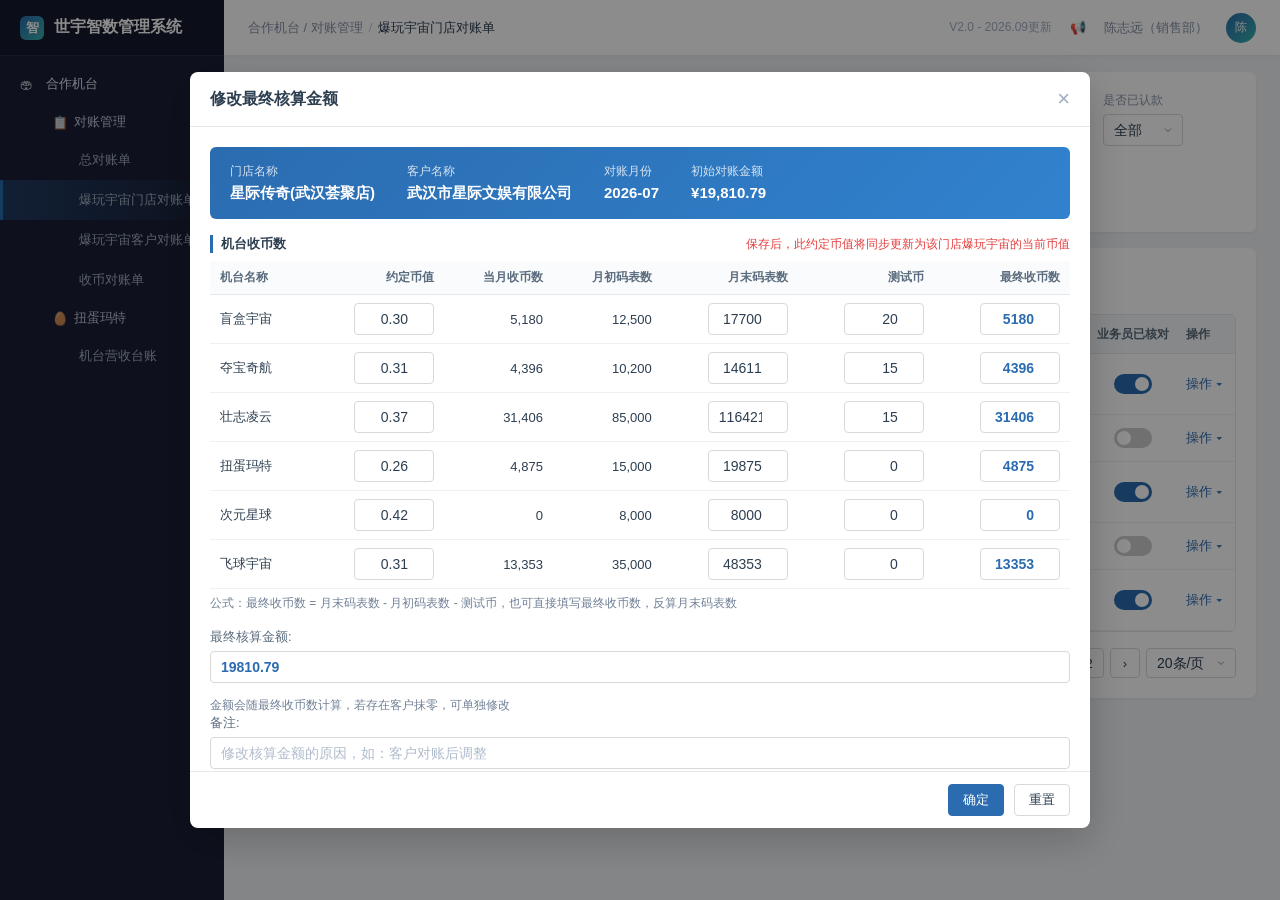
<file: zhishu-dev.html>
<!DOCTYPE html>
<html lang="zh-CN" data-theme="light"><head>
<meta charset="UTF-8">
<meta name="viewport" content="width=device-width, initial-scale=1.0">
<title>世宇智数管理系统</title>
<style>
/* ===== Reset & Base ===== */
*{margin:0;padding:0;box-sizing:border-box;}
html,body{height:100%;}
body{font-family:-apple-system,BlinkMacSystemFont,"Segoe UI","PingFang SC","Hiragino Sans GB","Microsoft YaHei",sans-serif;font-size:14px;color:#2c3e50;background:#f0f2f5;-webkit-font-smoothing:antialiased;}
a{text-decoration:none;color:inherit;}
ul,ol{list-style:none;}
button{font-family:inherit;cursor:pointer;border:none;outline:none;}
input,select,textarea{font-family:inherit;font-size:14px;outline:none;}

/* ===== Layout ===== */
.app{display:flex;height:100vh;overflow:hidden;}
.sidebar{width:224px;background:#1a1f36;color:#a0aec0;display:flex;flex-direction:column;flex-shrink:0;overflow:hidden;}
.main{flex:1;display:flex;flex-direction:column;overflow:hidden;background:#f0f2f5;}

/* ===== Sidebar ===== */
.logo{height:56px;display:flex;align-items:center;padding:0 20px;color:#fff;font-size:16px;font-weight:600;background:#151a2e;border-bottom:1px solid #232a47;}
.logo .dot{width:24px;height:24px;border-radius:6px;background:linear-gradient(135deg,#2b6cb0,#38b2ac);margin-right:10px;display:flex;align-items:center;justify-content:center;font-size:13px;}
.nav{flex:1;overflow-y:auto;padding:8px 0;}
.nav::-webkit-scrollbar{width:6px;}
.nav::-webkit-scrollbar-thumb{background:#2d3556;border-radius:3px;}
.nav-group{margin-bottom:2px;}
.nav-item{display:flex;align-items:center;padding:0 16px 0 24px;height:40px;color:#cbd5e0;font-size:13px;cursor:pointer;border-left:3px solid transparent;transition:all .15s;}
.nav-item:hover{background:#232a47;color:#fff;}
.nav-item.active{background:linear-gradient(90deg,rgba(43,108,176,.35),transparent);color:#fff;border-left-color:#2b6cb0;}
.nav-item .icon{width:16px;margin-right:10px;text-align:center;opacity:.85;}
.nav-parent{display:flex;align-items:center;justify-content:space-between;padding:0 16px 0 20px;height:40px;color:#e2e8f0;font-size:13px;font-weight:500;cursor:pointer;}
.nav-parent:hover{background:#232a47;}
.nav-parent .left{display:flex;align-items:center;}
.nav-parent .icon{width:16px;margin-right:10px;opacity:.85;}
.nav-parent .arrow{font-size:10px;transition:transform .2s;}
.nav-parent.open .arrow{transform:rotate(90deg);}
.nav-sub{overflow:hidden;max-height:0;transition:max-height .25s ease;}
.nav-parent.open + .nav-sub{max-height:400px;}
.nav-sub .nav-item{padding-left:52px;font-size:13px;}
/* 二级子菜单（扭蛋玛特等产品分组） */
.nav-sub-parent{display:flex;align-items:center;justify-content:space-between;padding:0 16px 0 52px;height:36px;color:#c0ccda;font-size:13px;font-weight:500;cursor:pointer;}
.nav-sub-parent:hover{background:#232a47;color:#fff;}
.nav-sub-parent .left{display:flex;align-items:center;}
.nav-sub-parent .icon{width:14px;margin-right:8px;opacity:.85;}
.nav-sub-parent .arrow{font-size:9px;transition:transform .2s;}
.nav-sub-parent.open .arrow{transform:rotate(90deg);}
.nav-sub-sub{overflow:hidden;max-height:0;transition:max-height .25s ease;}
.nav-sub-parent.open + .nav-sub-sub{max-height:300px;}
.nav-sub-sub .nav-item{padding-left:76px;font-size:12.5px;color:#a0aec0;}

/* ===== Main Header ===== */
.header{height:56px;background:#fff;display:flex;align-items:center;justify-content:space-between;padding:0 24px;border-bottom:1px solid #e8e8e8;flex-shrink:0;box-shadow:0 1px 4px rgba(0,0,0,.04);}
.header-left{display:flex;align-items:center;gap:14px;}
.breadcrumb{font-size:13px;color:#8492a6;}
.breadcrumb .sep{margin:0 6px;color:#c0ccda;}
.breadcrumb .cur{color:#2c3e50;font-weight:500;}
.header-right{display:flex;align-items:center;gap:18px;color:#8492a6;font-size:13px;}
.header-right .avatar{width:30px;height:30px;border-radius:50%;background:linear-gradient(135deg,#2b6cb0,#38b2ac);color:#fff;display:flex;align-items:center;justify-content:center;font-size:12px;}

/* ===== Content ===== */
.content{flex:1;overflow-y:auto;padding:16px 24px;}
.content::-webkit-scrollbar{width:8px;height:8px;}
.content::-webkit-scrollbar-thumb{background:#cfd8dc;border-radius:4px;}
.page{display:none;animation:fade .2s ease;}
.page.active{display:block;}
@keyframes fade{from{opacity:0;transform:translateY(6px);}to{opacity:1;transform:none;}}

/* ===== Card ===== */
.card{background:#fff;border-radius:6px;padding:20px;margin-bottom:16px;box-shadow:0 1px 3px rgba(0,0,0,.06);}
.empty-state{padding:80px 20px;text-align:center;color:#909399;}
.empty-state .empty-icon{font-size:48px;margin-bottom:16px;}
.empty-state .empty-title{font-size:18px;font-weight:600;color:#606266;margin-bottom:8px;}
.empty-state .empty-desc{font-size:14px;color:#909399;}
.card-title{font-size:15px;font-weight:600;color:#2c3e50;margin-bottom:14px;display:flex;align-items:center;justify-content:space-between;}

/* ===== Filter Bar ===== */
.filter-bar{display:flex;flex-wrap:wrap;gap:12px 16px;align-items:flex-end;}
.filter-item{display:flex;flex-direction:column;gap:5px;}
.filter-item label{font-size:12px;color:#8492a6;}
.filter-item .ctrl{min-width:140px;}

/* ===== Form Controls ===== */
.input,.select{height:32px;padding:0 10px;border:1px solid #d9d9d9;border-radius:4px;background:#fff;color:#2c3e50;width:100%;transition:border-color .2s;}
.input:focus,.select:focus{border-color:#2b6cb0;box-shadow:0 0 0 2px rgba(43,108,176,.12);}
.select{appearance:none;background-image:url("data:image/svg+xml,%3Csvg xmlns='http://www.w3.org/2000/svg' width='12' height='12' viewBox='0 0 24 24' fill='none' stroke='%238492a6' stroke-width='2'%3E%3Cpath d='M6 9l6 6 6-6'/%3E%3C/svg%3E");background-repeat:no-repeat;background-position:right 8px center;padding-right:26px;}
.input::placeholder{color:#b0bccc;}
.input-sm{height:30px;}

/* ===== Buttons ===== */
.btn{height:32px;padding:0 14px;border-radius:4px;font-size:13px;display:inline-flex;align-items:center;justify-content:center;gap:5px;transition:all .15s;border:1px solid #d9d9d9;background:#fff;color:#2c3e50;white-space:nowrap;}
.btn:hover{color:#2b6cb0;border-color:#2b6cb0;}
.btn-primary{background:#2b6cb0;border-color:#2b6cb0;color:#fff;}
.btn-primary:hover{background:#2563a8;border-color:#2563a8;color:#fff;}
.btn-success{background:#38b2ac;border-color:#38b2ac;color:#fff;}
.btn-success:hover{background:#319795;border-color:#319795;color:#fff;}
.btn-danger{color:#e53e3e;border-color:#e53e3e;background:#fff;}
.btn-danger:hover{background:#e53e3e;color:#fff;}
.btn-link{background:none;border:none;color:#2b6cb0;padding:0 4px;height:auto;font-size:13px;}
.btn-link:hover{color:#2563a8;background:none;}
.btn-text{background:#e6fffa;border:1px solid #b2f5ea;color:#319795;height:24px;padding:0 8px;border-radius:4px;font-size:12px;}
.btn-text:hover{background:#b2f5ea;}
.btn-sm{height:26px;padding:0 10px;font-size:12px;}
.btn-group{display:flex;gap:8px;flex-wrap:wrap;margin-bottom:14px;}
/* 扭蛋玛特机台营收台账工具栏 */
.ndmt-toolbar{display:flex;align-items:center;justify-content:space-between;margin-bottom:14px;}
.ndmt-toolbar-left{display:flex;align-items:center;gap:8px;}
.ndmt-toolbar-right{display:none;}
.ndmt-toolbar .tool-btn{width:36px;height:36px;display:flex;align-items:center;justify-content:center;border:1px solid #dcdfe6;border-radius:4px;background:#fff;color:#606266;cursor:pointer;font-size:16px;transition:all .15s;}
.ndmt-toolbar .tool-btn:hover{border-color:#409eff;color:#409eff;}
.ndmt-toolbar .tool-btn-dark{background:#4a5568;color:#fff;border-color:#4a5568;}
.ndmt-toolbar .tool-btn-dark:hover{background:#2d3748;border-color:#2d3748;color:#fff;}
.ndmt-toolbar .tool-export{height:36px;padding:0 18px;font-size:14px;}
/* 日期范围选择器 */
.date-range-picker{position:relative;}
.drp-inputs{display:flex;align-items:center;gap:0;}
.drp-input{display:flex;align-items:center;gap:6px;height:32px;padding:0 10px;border:1px solid #dcdfe6;border-radius:4px;background:#fff;font-size:13px;color:#606266;min-width:130px;}
.drp-input:first-child{border-right:none;border-radius:4px 0 0 4px;}
.drp-input:last-child{border-radius:0 4px 4px 0;}
.drp-input .drp-icon{font-size:14px;opacity:.7;}
.drp-sep{padding:0 8px;font-size:12px;color:#909399;}
.drp-panel{position:absolute;top:calc(100% + 4px);left:0;z-index:100;display:none;background:#fff;border:1px solid #e4e7ed;border-radius:4px;box-shadow:0 2px 12px rgba(0,0,0,.1);}
.date-range-picker.open .drp-panel{display:flex;}
.drp-shortcuts{width:110px;padding:8px 0;border-right:1px solid #e4e7ed;}
.drp-sc-item{padding:8px 16px;font-size:13px;color:#606266;cursor:pointer;}
.drp-sc-item:hover{background:#ecf5ff;color:#409eff;}
.drp-sc-item.active{background:#409eff;color:#fff;}
.drp-sc-item.custom{background:#409eff;color:#fff;font-weight:500;}
.drp-calendars{display:flex;padding:10px;}
.drp-cal{width:220px;padding:0 8px;}
.drp-cal-header{display:flex;align-items:center;justify-content:space-between;height:32px;font-size:14px;font-weight:600;color:#303133;margin-bottom:6px;}
.drp-arrow{width:24px;height:24px;display:flex;align-items:center;justify-content:center;cursor:pointer;color:#909399;}
.drp-arrow:hover{color:#409eff;}
.drp-weekdays{display:grid;grid-template-columns:repeat(7,1fr);font-size:12px;color:#909399;text-align:center;height:24px;line-height:24px;}
.drp-days{display:grid;grid-template-columns:repeat(7,1fr);gap:2px;}
.drp-day{height:28px;display:flex;align-items:center;justify-content:center;font-size:13px;color:#606266;cursor:pointer;border-radius:2px;}
.drp-day:hover{color:#409eff;}
.drp-day.other{color:#c0c4cc;}
.drp-day.in-range{background:#ecf5ff;color:#409eff;}
.drp-day.start,.drp-day.end{background:#409eff;color:#fff;border-radius:2px;}
.drp-day.start:hover,.drp-day.end:hover{color:#fff;}

/* ===== Table ===== */
.table-wrap{overflow-x:auto;border:1px solid #e8e8e8;border-radius:6px;}
table.data{width:100%;border-collapse:collapse;background:#fff;font-size:13px;min-width:max-content;}
table.data th{background:#fafbfc;color:#5a6c7d;font-weight:600;text-align:left;padding:10px 12px;border-bottom:1px solid #e8e8e8;white-space:nowrap;font-size:12px;position:sticky;top:0;z-index:1;}
table.data td{padding:10px 12px;border-bottom:1px solid #f0f0f0;color:#2c3e50;white-space:nowrap;}
table.data tr:hover td{background:#f7fafc;}
/* 爆玩宇宙门店对账单 - 固定列 */
#page-p2 .data td:nth-child(1){position:sticky;left:0;background:#fff;z-index:1;}
#page-p2 .data td:nth-child(2){position:sticky;left:40px;background:#fff;z-index:1;}
#page-p2 .data td:nth-child(3){position:sticky;left:100px;background:#fff;z-index:1;}
#page-p2 .data td:nth-child(4){position:sticky;left:280px;background:#fff;z-index:1;}
#page-p2 .data td:nth-child(18){position:sticky;right:144px;background:#fff;z-index:1;width:90px;}
#page-p2 .data td:nth-child(19){position:sticky;right:54px;background:#fff;z-index:1;width:90px;}
#page-p2 .data td:nth-child(20){position:sticky;right:0;background:#fff;z-index:1;width:54px;}
#page-p2 .data tr:hover td:nth-child(1),
#page-p2 .data tr:hover td:nth-child(2),
#page-p2 .data tr:hover td:nth-child(3),
#page-p2 .data tr:hover td:nth-child(4),
#page-p2 .data tr:hover td:nth-child(18),
#page-p2 .data tr:hover td:nth-child(19),
#page-p2 .data tr:hover td:nth-child(20){background:#f7fafc;}
table.data th.center,table.data td.center{text-align:center;}
table.data tfoot td{background:#f7fafc;font-weight:600;border-top:2px solid #e8e8e8;}
.group-row td{background:#edf2f7 !important;font-weight:600;color:#2b6cb0;}

/* ===== Checkbox ===== */
.cb{width:15px;height:15px;accent-color:#2b6cb0;cursor:pointer;}

/* ===== Tags ===== */
.tag{display:inline-flex;align-items:center;padding:1px 8px;border-radius:3px;font-size:12px;line-height:20px;border:1px solid;}
.tag-blue{background:#ebf5fb;border-color:#bee3f8;color:#2b6cb0;}
.tag-green{background:#e6fffa;border-color:#b2f5ea;color:#319795;}
.tag-gray{background:#f7f7f7;border-color:#e0e0e0;color:#8492a6;}
.tag-orange{background:#fffaf0;border-color:#fbd38d;color:#c05621;}
.tag-red{background:#fff5f5;border-color:#fed7d7;color:#e53e3e;}
.tag-purple{background:#faf5ff;border-color:#e9d8fd;color:#805ad5;}
.tag-cyan{background:#e6fffa;border-color:#b2f5ea;color:#0d9488;}

/* ===== Switch ===== */
.switch{position:relative;display:inline-block;width:38px;height:20px;}
.switch input{opacity:0;width:0;height:0;}
.slider{position:absolute;cursor:pointer;inset:0;background:#ccc;transition:.3s;border-radius:20px;}
.slider:before{content:"";position:absolute;height:14px;width:14px;left:3px;top:3px;background:#fff;transition:.3s;border-radius:50%;}
.switch input:checked + .slider{background:#2b6cb0;}
.switch input:checked + .slider:before{transform:translateX(18px);}

/* ===== Pagination ===== */
.pagination{display:flex;align-items:center;justify-content:flex-end;gap:6px;margin-top:16px;flex-wrap:wrap;}
.pagination .info{font-size:13px;color:#8492a6;margin-right:auto;}
.page-btn{min-width:30px;height:30px;padding:0 6px;border:1px solid #d9d9d9;border-radius:4px;background:#fff;color:#2c3e50;font-size:13px;display:inline-flex;align-items:center;justify-content:center;}
.page-btn:hover{border-color:#2b6cb0;color:#2b6cb0;}
.page-btn.active{background:#2b6cb0;border-color:#2b6cb0;color:#fff;}

/* ===== Dropdown Menu ===== */
.dropdown{position:relative;display:inline-block;}
.dropdown-menu{display:none;position:absolute;right:0;top:calc(100% + 4px);background:#fff;border:1px solid #e8e8e8;border-radius:6px;box-shadow:0 6px 16px rgba(0,0,0,.12);min-width:120px;z-index:9999;}
.dropdown-menu.dropdown-fixed{position:fixed;}
.dropdown.open .dropdown-menu{display:block;}
.dropdown-menu a{display:block;padding:7px 14px;font-size:13px;color:#2c3e50;white-space:nowrap;}
.dropdown-menu a:hover{background:#f7fafc;color:#2b6cb0;}
.dropdown-toggle{display:inline-flex;align-items:center;gap:3px;color:#2b6cb0;font-size:13px;cursor:pointer;}
.dropdown-toggle:hover{color:#2563a8;}

/* ===== Modal ===== */
.modal-mask{display:none;position:fixed;inset:0;background:rgba(0,0,0,.45);z-index:1000;align-items:flex-start;justify-content:center;padding-top:8vh;}
.modal-mask.open{display:flex;}
.modal{background:#fff;border-radius:8px;width:680px;max-width:92vw;max-height:84vh;display:flex;flex-direction:column;box-shadow:0 12px 40px rgba(0,0,0,.2);}
.modal.lg{width:900px;}
.modal.xl{width:1100px;}
.modal-header{display:flex;align-items:center;justify-content:space-between;padding:16px 20px;border-bottom:1px solid #e8e8e8;}
.modal-title{font-size:16px;font-weight:600;color:#2c3e50;}
.modal-close{font-size:22px;color:#a0aec0;cursor:pointer;line-height:1;background:none;border:none;}
.modal-close:hover{color:#2c3e50;}
.modal-body{padding:20px;overflow-y:auto;flex:1;}
.modal-footer{padding:12px 20px;border-top:1px solid #e8e8e8;display:flex;justify-content:flex-end;gap:10px;}

/* ===== Tips / Alert ===== */
.tips{padding:12px 16px;border-radius:4px;font-size:13px;line-height:1.7;margin-bottom:16px;display:flex;gap:10px;}
.tips .ti{font-size:16px;flex-shrink:0;}
.tips-blue{background:#ebf8ff;border:1px solid #bee3f8;color:#2c6cb0;}
.tips-green{background:#f0fff4;border:1px solid #c6f6d5;color:#276749;}
.tips-orange{background:#fffaf0;border:1px solid #fbd38d;color:#9c4221;}

/* ===== Stat Row / Cards ===== */
.stat-row{display:flex;gap:16px;margin-bottom:16px;flex-wrap:wrap;}
.stat-card{flex:1;min-width:180px;background:#fff;border-radius:6px;padding:18px 20px;box-shadow:0 1px 3px rgba(0,0,0,.06);border-left:4px solid #2b6cb0;}
.stat-card.green{border-left-color:#38b2ac;}
.stat-card.orange{border-left-color:#ed8936;}
.stat-card.red{border-left-color:#e53e3e;}
.stat-card .label{font-size:13px;color:#8492a6;margin-bottom:8px;}
.stat-card .value{font-size:24px;font-weight:700;color:#2c3e50;}
.stat-card .value .unit{font-size:14px;font-weight:400;margin-left:2px;}

/* ===== Tabs ===== */
.tabs{display:flex;gap:0;border-bottom:1px solid #e8e8e8;margin-bottom:16px;}
.tab{padding:8px 20px;font-size:14px;color:#5a6c7d;cursor:pointer;border-bottom:2px solid transparent;}
.tab.active{color:#2b6cb0;border-bottom-color:#2b6cb0;font-weight:500;}
.tab:hover{color:#2b6cb0;}

/* ===== Sub-table (game group) ===== */
.game-block{border:1px solid #e8e8e8;border-radius:6px;margin-bottom:12px;overflow:hidden;}
.game-block-head{background:#f7fafc;padding:8px 14px;font-weight:600;color:#2b6cb0;font-size:13px;border-bottom:1px solid #e8e8e8;}

/* ===== Notice / Import rules ===== */
.notice{background:#f0fff4;border:1px solid #c6f6d5;border-radius:6px;padding:14px 18px;margin-bottom:14px;font-size:13px;line-height:1.9;color:#276749;}
.notice b{color:#22543d;}
.import-rules{background:#fffbf0;border:1px solid #fbd38d;border-radius:6px;padding:12px 16px;margin-bottom:14px;font-size:12.5px;line-height:2;color:#744210;}
.import-rules code{background:#fff8e7;padding:1px 6px;border-radius:3px;color:#975a16;font-family:"SFMono-Regular",Consolas,monospace;}

/* ===== Amount colors ===== */
.amt{font-variant-numeric:tabular-nums;}
.amt-blue{color:#2b6cb0;font-weight:600;}
.amt-green{color:#319795;font-weight:600;}
.amt-red{color:#e53e3e;font-weight:600;}
.amt-gray{color:#a0aec0;}
.readonly-fill{background:#f5f7fa !important;color:#a0aec0;}

/* ===== Placeholder page ===== */
.placeholder{display:flex;flex-direction:column;align-items:center;justify-content:center;height:60vh;color:#a0aec0;}
.placeholder .icon{font-size:48px;margin-bottom:16px;}
.placeholder h3{font-size:18px;color:#5a6c7d;margin-bottom:6px;}

/* ===== NEW badge ===== */
.new-badge{display:inline-block;background:#e53e3e;color:#fff;font-size:9px;padding:0 4px;border-radius:3px;margin-left:4px;line-height:14px;font-weight:600;vertical-align:middle;}

/* ===== Sub form (modal) ===== */
.sub-section-title{font-size:13px;font-weight:600;color:#2c3e50;margin:6px 0 12px;padding-left:8px;border-left:3px solid #2b6cb0;}
.form-row{display:flex;gap:16px;margin-bottom:14px;flex-wrap:wrap;}
.form-row .form-col{flex:1;min-width:200px;}
.form-row .form-col.wide{flex:2;}
.form-label{font-size:13px;color:#5a6c7d;margin-bottom:5px;display:flex;align-items:center;gap:2px;}
.req{color:#e53e3e;}
.dynamic-table-wrap{overflow-x:auto;border:1px solid #e8e8e8;border-radius:6px;margin-bottom:12px;}
.add-row-btn{color:#319795;font-size:13px;cursor:pointer;display:inline-flex;align-items:center;gap:4px;border:1px dashed #319795;padding:3px 10px;border-radius:4px;background:#e6fffa;}
.add-row-btn:hover{background:#b2f5ea;}
.summary-box{background:#f7fafc;border:1px solid #e8e8e8;border-radius:6px;padding:14px 18px;display:flex;gap:32px;flex-wrap:wrap;margin-bottom:14px;}
.summary-item{font-size:13px;}
.summary-item .lbl{color:#8492a6;margin-bottom:4px;}
.summary-item .val{font-size:16px;font-weight:700;}
.highlight-select{border-color:#319795;background:#e6fffa;}
.highlight-option{background:#e6fffa;font-weight:600;}

/* ===== Phase badges (分期标签) ===== */
.phase-badge{display:none !important;}
.phase-online{background:#d1fae5;color:#065f46;}
.phase-opt{background:#fef3c7;color:#92400e;}
.phase-new{background:#dbeafe;color:#1e40af;}
.phase-legend{display:none !important;}
.phase-legend .lg-left{display:flex;align-items:center;gap:18px;flex-wrap:wrap;}
.phase-legend .lg-right{display:flex;align-items:center;gap:8px;flex-shrink:0;}
.phase-legend .lg-title{font-weight:600;color:#2c3e50;}
.phase-legend .lg-item{display:inline-flex;align-items:center;gap:6px;}
.phase-todo{display:none !important;}

/* ===== Detail Modal (机台分成明细) ===== */
.detail-info-bar{background:linear-gradient(135deg,#2b6cb0,#3182ce);color:#fff;padding:16px 20px;border-radius:6px;margin-bottom:16px;display:flex;flex-wrap:wrap;gap:16px 32px;}
.detail-info-bar .info-item{display:flex;flex-direction:column;gap:4px;}
.detail-info-bar .info-item .lbl{font-size:12px;opacity:.8;}
.detail-info-bar .info-item .val{font-size:15px;font-weight:600;}
.detail-stat-row{display:flex;gap:8px;margin-bottom:16px;flex-wrap:wrap;align-items:stretch;}
.detail-stat-card{flex:1 1 calc(14.28% - 8px);min-width:130px;max-width:200px;background:#fff;border:1px solid #e8e8e8;border-radius:6px;padding:10px 12px;}
.detail-stat-card .ds-label{font-size:12px;color:#8492a6;margin-bottom:6px;}
.detail-stat-card .ds-value{font-size:20px;font-weight:700;color:#2c3e50;}
.detail-stat-card .ds-value .unit{font-size:12px;font-weight:400;color:#8492a6;margin-left:3px;}
.detail-stat-card.primary .ds-value{color:#2b6cb0;}
.detail-stat-card.success .ds-value{color:#319795;}
.detail-toolbar{display:flex;align-items:center;justify-content:space-between;margin-bottom:12px;gap:10px;flex-wrap:wrap;}
.detail-toolbar .left{display:flex;gap:8px;align-items:center;}
.detail-toolbar .right{display:flex;gap:8px;align-items:center;}
.detail-toolbar .search-input{width:200px;}
.btn-refresh{background:#2b6cb0;color:#fff;border-color:#2b6cb0;}
.btn-refresh:hover{background:#2563a8;color:#fff;}
.btn-icon{width:32px;height:32px;padding:0;display:inline-flex;align-items:center;justify-content:center;}
.view-toggle{display:inline-flex;border:1px solid #d9d9d9;border-radius:4px;overflow:hidden;}
.view-toggle button{width:32px;height:30px;background:#fff;border:none;cursor:pointer;font-size:14px;color:#5a6c7d;display:inline-flex;align-items:center;justify-content:center;}
.view-toggle button.active{background:#2b6cb0;color:#fff;}
.btn-edit-green{background:#38b2ac;color:#fff;border:none;border-radius:4px;padding:4px 12px;font-size:12px;cursor:pointer;}
.btn-edit-green:hover{background:#319795;}

/* ===== Edit Modal ===== */
.edit-radio-group{display:flex;gap:20px;margin-bottom:4px;}
.edit-radio-group label{font-size:13px;color:#2c3e50;cursor:pointer;display:flex;align-items:center;gap:5px;}
.edit-preview-table{width:100%;border-collapse:collapse;font-size:12.5px;margin-top:8px;}
.edit-preview-table th{background:#f7fafc;color:#5a6c7d;font-weight:600;padding:8px 10px;border-bottom:1px solid #e8e8e8;text-align:center;}
.edit-preview-table td{padding:8px 10px;border-bottom:1px solid #f0f0f0;text-align:center;}
.edit-preview-table td.before{color:#8492a6;}
.edit-preview-table td.after{color:#2b6cb0;font-weight:600;}
.edit-preview-table td.diff{color:#e53e3e;font-weight:600;}
.edit-preview-table td.diff.positive{color:#319795;}

/* ===== Optimization Note Card (优化调整说明) ===== */
.opt-note-card{position:relative;border-left:4px solid #f59e0b;background:#fffbeb;border-radius:6px;padding:14px 18px 16px;margin-bottom:16px;}
.opt-note-card .opt-note-header{display:flex;align-items:center;justify-content:space-between;margin-bottom:10px;}
.opt-note-card .opt-note-title{font-size:15px;font-weight:700;color:#92400e;display:flex;align-items:center;gap:6px;}
.opt-note-card .opt-note-badge{display:inline-flex;align-items:center;padding:2px 10px;border-radius:4px;font-size:12px;font-weight:600;background:#f59e0b;color:#fff;}
.opt-note-card .opt-note-table{width:100%;border-collapse:collapse;font-size:13px;}
.opt-note-card .opt-note-table th{background:#fef3c7;color:#92400e;font-weight:600;padding:8px 10px;border:1px solid #fde68a;text-align:left;}
.opt-note-card .opt-note-table td{padding:8px 10px;border:1px solid #fde68a;color:#78350f;vertical-align:top;}
.opt-note-card .opt-note-table td.num{width:40px;text-align:center;font-weight:600;}
.opt-note-card .opt-note-table td.item{width:160px;font-weight:700;color:#92400e;}
.opt-note-card .opt-note-table td.before{width:230px;}
.opt-note-card .opt-note-table td.after{width:230px;}
.opt-note-card .opt-note-table td.impact{width:140px;}
.opt-note-card .opt-note-table tr:hover td{background:#fef9c3;}

/* Small optimization note for modals */
.opt-note-small{background:#fffbeb;border:1px solid #fde68a;border-radius:6px;padding:10px 14px;margin-bottom:14px;display:flex;align-items:flex-start;gap:10px;}
.opt-note-small .ons-icon{font-size:16px;flex-shrink:0;}
.opt-note-small .ons-title{font-size:13px;font-weight:700;color:#92400e;margin-bottom:2px;}
.opt-note-small .ons-content{font-size:12.5px;color:#78350f;line-height:1.6;}

/* Phase new hint text */
.phase-new-hint{display:none !important;}

/* ===== Optimization Note Button (优化调整说明按钮) ===== */
.btn-opt-note{height:32px;padding:0 14px;border-radius:4px;font-size:13px;display:inline-flex;align-items:center;gap:6px;transition:all .15s;border:1px solid #f59e0b;background:#fffbeb;color:#92400e;cursor:pointer;white-space:nowrap;margin-left:8px;}
.btn-opt-note:hover{background:#fef3c7;border-color:#d97706;color:#78350f;}
.btn-opt-note .opt-dot{width:7px;height:7px;border-radius:50%;background:#f59e0b;display:inline-block;box-shadow:0 0 0 2px rgba(245,158,11,.25);}
.btn-opt-note .opt-tag{display:none !important;}

/* ===== Optimization Note Modal Table ===== */
.opt-modal-table{width:100%;border-collapse:collapse;font-size:13px;margin-top:4px;}
.opt-modal-table th{background:#2c3e50;color:#fff;font-weight:600;padding:10px 12px;border:1px solid #1e2b3a;text-align:left;}
.opt-modal-table td{padding:10px 12px;border:1px solid #e8e8e8;vertical-align:top;color:#2c3e50;line-height:1.6;}
.opt-modal-table tbody tr:nth-child(even){background:#f7fafc;}
.opt-modal-table tbody tr:hover{background:#eef6ff;}
.opt-modal-table td.num{text-align:center;font-weight:600;width:40px;}
.opt-modal-table td.item{font-weight:700;color:#92400e;width:140px;}
.opt-modal-table td.after{color:#2f855a;font-weight:600;}
.opt-modal-table td.impact{width:130px;}

/* Small edit note button (明细弹窗内) */
.btn-edit-note{display:inline-flex;align-items:center;gap:5px;background:#fffbeb;border:1px solid #f59e0b;color:#92400e;font-size:12.5px;padding:5px 12px;border-radius:4px;cursor:pointer;transition:all .15s;}
.btn-edit-note:hover{background:#fef3c7;border-color:#d97706;color:#78350f;}
.modal.w800{width:1100px;}
.modal.sm{width:460px;}
</style>
</head>
<body>
<div class="app">
  <!-- ============ SIDEBAR ============ -->
  <aside class="sidebar">
    <div class="logo"><span class="dot">智</span>世宇智数管理系统</div>
    <nav class="nav" id="nav">
      <div class="nav-item" data-page="dashboard" style="display:none;"><span class="icon">▦</span>仪表盘</div>

      <div class="nav-group">
        <div class="nav-parent open"><span class="left"><span class="icon">🏟</span>合作机台</span><span class="arrow">▶</span></div>
        <div class="nav-sub">
          <div class="nav-sub-parent open" onclick="this.classList.toggle('open')"><span class="left"><span class="icon">📋</span>对账管理</span><span class="arrow">▶</span></div>
          <div class="nav-sub-sub">
            <div class="nav-item active" data-page="p_recon_summary">总对账单</div>
            <div class="nav-item" data-page="p1" style="display:none;">亿玩赏门店对账单</div>
            <div class="nav-item" data-page="p3" style="display:none;">亿玩赏客户对账单</div>
            <div class="nav-item" data-page="p2">爆玩宇宙门店对账单</div>
            <div class="nav-item" data-page="p_bw_cust">爆玩宇宙客户对账单</div>
            <div class="nav-item" data-page="p_coin_recon">收币对账单</div>
          </div>
          <div class="nav-sub-parent open" onclick="this.classList.toggle('open')"><span class="left"><span class="icon">🥚</span>扭蛋玛特</span><span class="arrow">▶</span></div>
          <div class="nav-sub-sub">
            <div class="nav-item" data-page="p_ndmt_machine">机台营收台账</div>
            <div class="nav-item" data-page="p_ndmt_store" style="display:none;">门店台账</div>
            <div class="nav-item" data-page="p_ndmt_cust" style="display:none;">客户台账</div>
          </div>
        </div>
      </div>

      <div class="nav-group" style="display:none;">
        <div class="nav-parent open"><span class="left"><span class="icon">฿</span>分成管理</span><span class="arrow">▶</span></div>
        <div class="nav-sub">
          <div class="nav-item" data-page="p4">分成账期管理</div>
          <div class="nav-item" data-page="p5">合作机台回款管理</div>
        </div>
      </div>

      <div class="nav-group" style="display:none;">
        <div class="nav-parent open"><span class="left"><span class="icon">¥</span>认款管理</span><span class="arrow">▶</span></div>
        <div class="nav-sub">
          <div class="nav-item" data-page="p7">认款列表</div>
          <div class="nav-item" data-page="p7d">已认款明细</div>
        </div>
      </div>

      <div class="nav-item" data-page="p_chat" style="display:none;"><span class="icon">💬</span>合作客户群聊关联管理</div>

      <div class="nav-group" style="display:none;">
        <div class="nav-parent open"><span class="left"><span class="icon">⚙</span>基础设置</span><span class="arrow">▶</span></div>
        <div class="nav-sub">
          <div class="nav-item" data-page="base_cust">客户管理</div>
          <div class="nav-item" data-page="base_store">门店管理</div>
          <div class="nav-item" data-page="base_sn">机台SN管理</div>
        </div>
      </div>
    </nav>
  </aside>

  <!-- ============ MAIN ============ -->
  <div class="main">
    <header class="header">
      <div class="header-left">
        <div class="breadcrumb" id="breadcrumb"><span>合作机台 / 对账管理</span><span class="sep">/</span><span class="cur">收币对账单<span class="phase-badge phase-new">三期新增</span></span></div>
      </div>
      <div class="header-right">
        <span style="color:#a0aec0;font-size:12px;">V2.0 - 2026.09更新</span>
        <span>📢</span><span>陈志远（销售部）</span><div class="avatar">陈</div>
      </div>
    </header>
    <div class="phase-legend">
      <div class="lg-left">
        <span class="lg-title">分期标识：</span>
        <span class="lg-item"><span class="phase-badge phase-online">二期已上线</span>已上线运行</span>
        <span class="lg-item"><span class="phase-badge phase-opt">三期</span>本期优化项</span>
        <span class="lg-item"><span class="phase-badge phase-new">三期新增</span>规划新增项</span>
      </div>
      <div class="lg-right" id="optBtnArea"></div>
    </div>
    <div class="content" id="content">

            <!-- ===================== PAGE 1: 亿玩赏门店对账单 ===================== -->
      <div class="page" id="page-p1">
        <div class="card">
          <div class="filter-bar">
            <div class="filter-item" style=""><label>对账月份</label><select class="select" multiple="" style="height:32px;overflow:auto;"><option>全部</option><option selected="">2026-08</option><option>2026-07</option><option>2026-06</option><option>2026-05</option></select></div>
            <div class="filter-item" style=""><label>门店名称</label><select class="select" multiple="" size="1" style="height:32px"><option>星际传奇(深圳KKMall店)</option><option>萌朵拉(孝感吾悦广场店)</option></select></div>
            <div class="filter-item" style=""><label>客户名称</label><select class="select" multiple="" size="1"><option>深圳市乐的文化股份有限公司</option><option>广州萌朵拉文创科技有限公司</option></select></div>
            <div class="filter-item" style=""><label>匹配状态</label><select class="select"><option>全部</option><option>已匹配</option><option>未匹配</option><option>部分匹配</option></select></div>
            <div class="filter-item" style=""><label>是否已核对</label><select class="select"><option>全部</option><option>已核对</option><option>未核对</option></select></div>
            <button class="btn btn-primary" style="">查 询</button><div class="filter-item" style="justify-content: flex-end;"><button class="btn" style="margin-left:8px">重 置</button></div>
          </div>
        </div>

        <!-- Tab切换 -->
        <div class="card" style="padding:0;background:none;box-shadow:none;margin-bottom:0;">
          <div class="tabs" style="background:#fff;padding:0 16px;border-radius:6px 6px 0 0;border:1px solid #e8e8e8;border-bottom:none;margin-bottom:0;">
            <div class="tab active" data-group="storeTab" onclick="switchTab('storeTab',0)">发货对账单<span class="phase-badge phase-online" style="margin-left:6px;">二期已上线</span></div>
            <div class="tab" data-group="storeTab" onclick="switchTab('storeTab',1)">消耗对账单<span class="phase-badge phase-online" style="margin-left:6px;">二期已上线</span></div>
            <div class="tab" data-group="storeTab" onclick="switchTab('storeTab',2)">入库对账单<span class="phase-badge phase-new" style="margin-left:6px;">三期新增</span></div>
            <div class="tab" data-group="storeTab" onclick="switchTab('storeTab',3)">发货(消耗)对账单<span class="phase-badge phase-new" style="margin-left:6px;">三期新增</span></div>
          </div>
        </div>

        <!-- Tab1: 发货对账单 -->
        <div class="tab-pane" data-group="storeTab" style="display:block;">
          <div class="card" style="border-radius:0 0 6px 6px;">
            <div class="btn-group">
              <button class="btn btn-primary" onclick="openModal('modal1')">＋ 生成对账单</button>
              <button class="btn btn-danger">批量删除</button>
            </div>
            <div class="table-wrap">
              <table class="data">
                <thead><tr>
                  <th class="center"><input type="checkbox" class="cb"></th>
                  <th>对账月份</th><th>门店名称</th><th>客户名称</th><th>合作类型</th><th>对账类型</th><th>识别码</th><th>分成对账金额</th><th>发货数量</th><th>是否已认款</th><th>认款金额</th><th>认款详情</th><th>是否已开票</th><th>已开票金额</th><th>发票</th><th class="center">业务员已核对</th><th>操作</th>
                </tr></thead>
                <tbody>
                  <tr>
                    <td class="center"><input type="checkbox" class="cb"></td>
                    <td>2026-08</td><td>星际传奇(深圳KKMall店)</td><td>深圳市乐的文化股份有限公司</td><td><span class="tag tag-blue">亿玩赏</span></td><td><span class="tag tag-green">发货对账</span></td><td>YWS-SZKK-0826</td>
                    <td class="amt amt-blue">¥1,542.05</td><td>328</td><td><span class="tag tag-green">已认款</span></td><td class="amt">¥1,542.05</td><td><span class="btn-link">查看</span></td>
                    <td><span class="tag tag-green">已开票</span></td><td class="amt">¥1,542.05</td><td><span class="btn-link">下载</span></td>
                    <td class="center"><label class="switch"><input type="checkbox" checked=""><span class="slider"></span></label></td>
                    <td><div class="dropdown"><span class="dropdown-toggle">操作 ▾</span><div class="dropdown-menu"><a>生成图片</a><a>查看打印</a><a>查看明细</a><a style="color:#e53e3e">删除</a></div></div></td>
                  </tr>
                  <tr>
                    <td class="center"><input type="checkbox" class="cb"></td>
                    <td>2026-08</td><td>萌朵拉(孝感吾悦广场店)</td><td>广州萌朵拉文创科技有限公司</td><td><span class="tag tag-blue">亿玩赏</span></td><td><span class="tag tag-green">发货对账</span></td><td>YWS-XGWT-0817</td>
                    <td class="amt amt-blue">¥3,268.40</td><td>612</td><td><span class="tag tag-gray">未认款</span></td><td class="amt amt-gray">¥0.00</td><td><span class="btn-link">查看</span></td>
                    <td><span class="tag tag-gray">未开票</span></td><td class="amt amt-gray">¥0.00</td><td><span class="btn-link">—</span></td>
                    <td class="center"><label class="switch"><input type="checkbox"><span class="slider"></span></label></td>
                    <td><div class="dropdown"><span class="dropdown-toggle">操作 ▾</span><div class="dropdown-menu"><a>生成图片</a><a>查看打印</a><a>查看明细</a><a style="color:#e53e3e">删除</a></div></div></td>
                  </tr>
                  <tr>
                    <td class="center"><input type="checkbox" class="cb"></td>
                    <td>2026-08</td><td>星际传奇(武汉荟聚店)</td><td>武汉市星际文娱有限公司</td><td><span class="tag tag-blue">亿玩赏</span></td><td><span class="tag tag-green">发货对账</span></td><td>YWS-WHHJ-0822</td>
                    <td class="amt amt-blue">¥2,105.70</td><td>451</td><td><span class="tag tag-green">已认款</span></td><td class="amt">¥2,105.70</td><td><span class="btn-link">查看</span></td>
                    <td><span class="tag tag-orange">部分开票</span></td><td class="amt">¥1,200.00</td><td><span class="btn-link">下载</span></td>
                    <td class="center"><label class="switch"><input type="checkbox" checked=""><span class="slider"></span></label></td>
                    <td><div class="dropdown"><span class="dropdown-toggle">操作 ▾</span><div class="dropdown-menu"><a>生成图片</a><a>查看打印</a><a>查看明细</a><a style="color:#e53e3e">删除</a></div></div></td>
                  </tr>
                  <tr>
                    <td class="center"><input type="checkbox" class="cb"></td>
                    <td>2026-08</td><td>大玩家(长沙悦方店)</td><td>长沙市大玩家文娱有限公司</td><td><span class="tag tag-blue">亿玩赏</span></td><td><span class="tag tag-green">发货对账</span></td><td>YWS-CSYF-0831</td>
                    <td class="amt amt-blue">¥986.30</td><td>198</td><td><span class="tag tag-gray">未认款</span></td><td class="amt amt-gray">¥0.00</td><td><span class="btn-link">查看</span></td>
                    <td><span class="tag tag-gray">未开票</span></td><td class="amt amt-gray">¥0.00</td><td><span class="btn-link">—</span></td>
                    <td class="center"><label class="switch"><input type="checkbox"><span class="slider"></span></label></td>
                    <td><div class="dropdown"><span class="dropdown-toggle">操作 ▾</span><div class="dropdown-menu"><a>生成图片</a><a>查看打印</a><a>查看明细</a><a style="color:#e53e3e">删除</a></div></div></td>
                  </tr>
                  <tr>
                    <td class="center"><input type="checkbox" class="cb"></td>
                    <td>2026-08</td><td>潮玩星球(成都IFS店)</td><td>成都潮玩星球科技有限公司</td><td><span class="tag tag-blue">亿玩赏</span></td><td><span class="tag tag-green">发货对账</span></td><td>YWS-CDIFS-0825</td>
                    <td class="amt amt-blue">¥4,790.15</td><td>905</td><td><span class="tag tag-green">已认款</span></td><td class="amt">¥4,790.15</td><td><span class="btn-link">查看</span></td>
                    <td><span class="tag tag-green">已开票</span></td><td class="amt">¥4,790.15</td><td><span class="btn-link">下载</span></td>
                    <td class="center"><label class="switch"><input type="checkbox" checked=""><span class="slider"></span></label></td>
                    <td><div class="dropdown"><span class="dropdown-toggle">操作 ▾</span><div class="dropdown-menu"><a>生成图片</a><a>查看打印</a><a>查看明细</a><a style="color:#e53e3e">删除</a></div></div></td>
                  </tr>
                </tbody>
              </table>
            </div>
            <div class="pagination">
              <span class="info">共 128 条记录</span>
              <button class="page-btn">‹</button>
              <button class="page-btn active">1</button><button class="page-btn">2</button><button class="page-btn">3</button><button class="page-btn">4</button>
              <button class="page-btn">›</button>
              <select class="select" style="height:30px;width:90px"><option>20条/页</option><option>50条/页</option></select>
            </div>
          </div>
        </div>

        <!-- Tab2: 消耗对账单 -->
        <div class="tab-pane" data-group="storeTab" style="display:none;">
          <div class="card" style="border-radius:0 0 6px 6px;">
            <div class="btn-group">
              <button class="btn btn-primary" onclick="openModal('modal1')">＋ 生成对账单</button>
              <button class="btn btn-danger">批量删除</button>
            </div>
            <div class="table-wrap">
              <table class="data">
                <thead><tr>
                  <th class="center"><input type="checkbox" class="cb"></th>
                  <th>对账月份</th><th>门店名称</th><th>客户名称</th><th>合作类型</th><th>对账类型</th><th>识别码</th><th>总发货金额</th><th>总发货数量</th><th>总消耗金额</th><th>总消耗数量</th><th>剩余库存</th><th>是否已认款</th><th>认款金额</th><th>认款详情</th><th>是否已开票</th><th>已开票金额</th><th>发票</th><th class="center">业务员已核对</th><th>操作</th>
                </tr></thead>
                <tbody>
                  <tr>
                    <td class="center"><input type="checkbox" class="cb"></td>
                    <td>2026-08</td><td>星际传奇(深圳KKMall店)</td><td>深圳市乐的文化股份有限公司</td><td><span class="tag tag-blue">亿玩赏</span></td><td><span class="tag tag-cyan">消耗对账</span></td><td>YWS-XH-SZKK-08</td>
                    <td class="amt amt-blue">¥1,542.05</td><td>328</td><td class="amt amt-green">¥1,298.40</td><td>276</td><td class="amt" style="color:#dd6b20">52</td>
                    <td><span class="tag tag-green">已认款</span></td><td class="amt">¥1,298.40</td><td><span class="btn-link">查看</span></td>
                    <td><span class="tag tag-green">已开票</span></td><td class="amt">¥1,298.40</td><td><span class="btn-link">下载</span></td>
                    <td class="center"><label class="switch"><input type="checkbox" checked=""><span class="slider"></span></label></td>
                    <td><div class="dropdown"><span class="dropdown-toggle">操作 ▾</span><div class="dropdown-menu"><a>生成图片</a><a>查看打印</a><a>查看明细</a><a style="color:#e53e3e">删除</a></div></div></td>
                  </tr>
                  <tr>
                    <td class="center"><input type="checkbox" class="cb"></td>
                    <td>2026-08</td><td>萌朵拉(孝感吾悦广场店)</td><td>广州萌朵拉文创科技有限公司</td><td><span class="tag tag-blue">亿玩赏</span></td><td><span class="tag tag-cyan">消耗对账</span></td><td>YWS-XH-XGWT-08</td>
                    <td class="amt amt-blue">¥3,268.40</td><td>612</td><td class="amt amt-green">¥2,890.60</td><td>541</td><td class="amt" style="color:#dd6b20">71</td>
                    <td><span class="tag tag-gray">未认款</span></td><td class="amt amt-gray">¥0.00</td><td><span class="btn-link">查看</span></td>
                    <td><span class="tag tag-gray">未开票</span></td><td class="amt amt-gray">¥0.00</td><td><span class="btn-link">—</span></td>
                    <td class="center"><label class="switch"><input type="checkbox"><span class="slider"></span></label></td>
                    <td><div class="dropdown"><span class="dropdown-toggle">操作 ▾</span><div class="dropdown-menu"><a>生成图片</a><a>查看打印</a><a>查看明细</a><a style="color:#e53e3e">删除</a></div></div></td>
                  </tr>
                  <tr>
                    <td class="center"><input type="checkbox" class="cb"></td>
                    <td>2026-08</td><td>星际传奇(武汉荟聚店)</td><td>武汉市星际文娱有限公司</td><td><span class="tag tag-blue">亿玩赏</span></td><td><span class="tag tag-cyan">消耗对账</span></td><td>YWS-XH-WHHJ-08</td>
                    <td class="amt amt-blue">¥2,105.70</td><td>451</td><td class="amt amt-green">¥1,820.30</td><td>390</td><td class="amt" style="color:#dd6b20">61</td>
                    <td><span class="tag tag-green">已认款</span></td><td class="amt">¥1,820.30</td><td><span class="btn-link">查看</span></td>
                    <td><span class="tag tag-orange">部分开票</span></td><td class="amt">¥1,000.00</td><td><span class="btn-link">下载</span></td>
                    <td class="center"><label class="switch"><input type="checkbox" checked=""><span class="slider"></span></label></td>
                    <td><div class="dropdown"><span class="dropdown-toggle">操作 ▾</span><div class="dropdown-menu"><a>生成图片</a><a>查看打印</a><a>查看明细</a><a style="color:#e53e3e">删除</a></div></div></td>
                  </tr>
                  <tr>
                    <td class="center"><input type="checkbox" class="cb"></td>
                    <td>2026-08</td><td>潮玩星球(成都IFS店)</td><td>成都潮玩星球科技有限公司</td><td><span class="tag tag-blue">亿玩赏</span></td><td><span class="tag tag-cyan">消耗对账</span></td><td>YWS-XH-CDIFS-08</td>
                    <td class="amt amt-blue">¥4,790.15</td><td>905</td><td class="amt amt-green">¥4,120.80</td><td>778</td><td class="amt" style="color:#dd6b20">127</td>
                    <td><span class="tag tag-green">已认款</span></td><td class="amt">¥4,120.80</td><td><span class="btn-link">查看</span></td>
                    <td><span class="tag tag-green">已开票</span></td><td class="amt">¥4,120.80</td><td><span class="btn-link">下载</span></td>
                    <td class="center"><label class="switch"><input type="checkbox" checked=""><span class="slider"></span></label></td>
                    <td><div class="dropdown"><span class="dropdown-toggle">操作 ▾</span><div class="dropdown-menu"><a>生成图片</a><a>查看打印</a><a>查看明细</a><a style="color:#e53e3e">删除</a></div></div></td>
                  </tr>
                </tbody>
              </table>
            </div>
            <div class="pagination">
              <span class="info">共 108 条记录</span>
              <button class="page-btn">‹</button>
              <button class="page-btn active">1</button><button class="page-btn">2</button><button class="page-btn">3</button>
              <button class="page-btn">›</button>
              <select class="select" style="height:30px;width:90px"><option>20条/页</option><option>50条/页</option></select>
            </div>
          </div>
        </div>

        <!-- Tab3: 入库对账单 -->
        <div class="tab-pane" data-group="storeTab" style="display:none;">
          <div class="card" style="border-radius:0 0 6px 6px;">
            <div class="btn-group">
              <button class="btn btn-primary" onclick="openModal('modal1')">＋ 生成对账单</button>
              <button class="btn btn-danger">批量删除</button>
              <div class="tips tips-blue" style="margin-left:auto;margin-bottom:0;padding:6px 12px;font-size:12px;display:none;">
                <span class="ti">ℹ</span>
                <span>三期新增功能：入库对账用于核对客户入库数据与我方发货数据的差异</span>
              </div>
            </div>
            <div class="table-wrap">
              <table class="data">
                <thead><tr>
                  <th class="center"><input type="checkbox" class="cb"></th>
                  <th>对账月份</th>
                  <th>门店名称</th>
                  <th>客户名称</th>
                  <th>合作类型</th>
                  <th>对账类型</th>
                  <th>入库金额</th>
                  <th>调拨下月金额</th>
                  <th>调拨到当月金额</th>
                  <th>结算金额</th>
                  <th>匹配状态</th>
                  <th class="center">业务员已核对</th>
                  <th>操作</th>
                </tr></thead>
                <tbody>
                  <tr>
                    <td class="center"><input type="checkbox" class="cb"></td>
                    <td>2026-08</td>
                    <td>星际传奇(深圳KKMall店)</td>
                    <td>深圳市乐的文化股份有限公司</td>
                    <td><span class="tag tag-blue">亿玩赏</span></td>
                    <td><span class="tag tag-purple">入库对账</span></td>
                    <td class="amt amt-blue">¥1,542.05</td>
                    <td class="amt">¥200.00</td>
                    <td class="amt">¥100.00</td>
                    <td class="amt amt-green">¥1,442.05</td>
                    <td><span class="tag tag-green">已匹配</span></td>
                    <td class="center"><label class="switch"><input type="checkbox" checked=""><span class="slider"></span></label></td>
                    <td>
                      <span class="btn-link" onclick="openInboundDetailModal('星际传奇(深圳KKMall店)', '2026-08')">查看明细</span>
                      <span class="btn-link" style="color:#e53e3e;margin-left:8px;">删除</span>
                    </td>
                  </tr>
                  <tr>
                    <td class="center"><input type="checkbox" class="cb"></td>
                    <td>2026-08</td>
                    <td>萌朵拉(孝感吾悦广场店)</td>
                    <td>广州萌朵拉文创科技有限公司</td>
                    <td><span class="tag tag-blue">亿玩赏</span></td>
                    <td><span class="tag tag-purple">入库对账</span></td>
                    <td class="amt amt-blue">¥3,268.40</td>
                    <td class="amt">¥350.00</td>
                    <td class="amt">¥180.00</td>
                    <td class="amt amt-green">¥3,098.40</td>
                    <td><span class="tag tag-orange">部分匹配</span></td>
                    <td class="center"><label class="switch"><input type="checkbox"><span class="slider"></span></label></td>
                    <td>
                      <span class="btn-link" onclick="openInboundDetailModal('萌朵拉(孝感吾悦广场店)', '2026-08')">查看明细</span>
                      <span class="btn-link" style="color:#e53e3e;margin-left:8px;">删除</span>
                    </td>
                  </tr>
                  <tr>
                    <td class="center"><input type="checkbox" class="cb"></td>
                    <td>2026-08</td>
                    <td>星际传奇(武汉荟聚店)</td>
                    <td>武汉市星际文娱有限公司</td>
                    <td><span class="tag tag-blue">亿玩赏</span></td>
                    <td><span class="tag tag-purple">入库对账</span></td>
                    <td class="amt amt-blue">¥2,105.70</td>
                    <td class="amt">¥150.00</td>
                    <td class="amt">¥80.00</td>
                    <td class="amt amt-green">¥2,035.70</td>
                    <td><span class="tag tag-green">已匹配</span></td>
                    <td class="center"><label class="switch"><input type="checkbox" checked=""><span class="slider"></span></label></td>
                    <td>
                      <span class="btn-link" onclick="openInboundDetailModal('星际传奇(武汉荟聚店)', '2026-08')">查看明细</span>
                      <span class="btn-link" style="color:#e53e3e;margin-left:8px;">删除</span>
                    </td>
                  </tr>
                  <tr>
                    <td class="center"><input type="checkbox" class="cb"></td>
                    <td>2026-08</td>
                    <td>大玩家(长沙悦方店)</td>
                    <td>长沙市大玩家文娱有限公司</td>
                    <td><span class="tag tag-blue">亿玩赏</span></td>
                    <td><span class="tag tag-purple">入库对账</span></td>
                    <td class="amt amt-blue">¥986.30</td>
                    <td class="amt">¥100.00</td>
                    <td class="amt">¥50.00</td>
                    <td class="amt amt-green">¥936.30</td>
                    <td><span class="tag tag-gray">未匹配</span></td>
                    <td class="center"><label class="switch"><input type="checkbox"><span class="slider"></span></label></td>
                    <td>
                      <span class="btn-link" onclick="openInboundDetailModal('大玩家(长沙悦方店)', '2026-08')">查看明细</span>
                      <span class="btn-link" style="color:#e53e3e;margin-left:8px;">删除</span>
                    </td>
                  </tr>
                  <tr>
                    <td class="center"><input type="checkbox" class="cb"></td>
                    <td>2026-08</td>
                    <td>潮玩星球(成都IFS店)</td>
                    <td>成都潮玩星球科技有限公司</td>
                    <td><span class="tag tag-blue">亿玩赏</span></td>
                    <td><span class="tag tag-purple">入库对账</span></td>
                    <td class="amt amt-blue">¥4,790.15</td>
                    <td class="amt">¥500.00</td>
                    <td class="amt">¥280.00</td>
                    <td class="amt amt-green">¥4,570.15</td>
                    <td><span class="tag tag-orange">部分匹配</span></td>
                    <td class="center"><label class="switch"><input type="checkbox"><span class="slider"></span></label></td>
                    <td>
                      <span class="btn-link" onclick="openInboundDetailModal('潮玩星球(成都IFS店)', '2026-08')">查看明细</span>
                      <span class="btn-link" style="color:#e53e3e;margin-left:8px;">删除</span>
                    </td>
                  </tr>
                </tbody>
              </table>
            </div>
            <div class="pagination">
              <span class="info">共 56 条记录</span>
              <button class="page-btn">‹</button>
              <button class="page-btn active">1</button><button class="page-btn">2</button><button class="page-btn">3</button>
              <button class="page-btn">›</button>
              <select class="select" style="height:30px;width:90px"><option>20条/页</option><option>50条/页</option></select>
            </div>
          </div>
        </div>

        <!-- Tab4: 发货(消耗)对账单 -->
        <div class="tab-pane" data-group="storeTab" style="display:none;">
          <div class="card" style="border-radius:0 0 6px 6px;">
            <div class="btn-group">
              <button class="btn btn-primary" onclick="openModal('modal1')">＋ 生成对账单</button>
              <button class="btn btn-danger">批量删除</button>
              <div class="tips tips-blue" style="margin-left:auto;margin-bottom:0;padding:6px 12px;font-size:12px;display:none;">
                <span class="ti">ℹ</span>
                <span>三期新增功能：有消耗全发货对账针对有消耗记录但未生成发货对账单的门店</span>
              </div>
            </div>
            <div class="table-wrap">
              <table class="data">
                <thead><tr>
                  <th class="center"><input type="checkbox" class="cb"></th>
                  <th>对账月份</th><th>门店名称</th><th>客户名称</th><th>合作类型</th><th>对账类型</th><th>识别码</th><th>消耗金额</th><th>消耗数量</th><th>应发货金额</th><th>是否已认款</th><th>认款金额</th><th>是否已开票</th><th>已开票金额</th><th class="center">业务员已核对</th><th>操作</th>
                </tr></thead>
                <tbody>
                  <tr>
                    <td class="center"><input type="checkbox" class="cb"></td>
                    <td>2026-08</td><td>星际传奇(深圳KKMall店)</td><td>深圳市乐的文化股份有限公司</td><td><span class="tag tag-blue">亿玩赏</span></td><td><span class="tag tag-orange">有消耗全发货对账</span></td><td>YWS-QFH-SZKK-08</td>
                    <td class="amt amt-green">¥1,298.40</td><td>276</td><td class="amt amt-blue">¥1,542.05</td>
                    <td><span class="tag tag-gray">未认款</span></td><td class="amt amt-gray">¥0.00</td>
                    <td><span class="tag tag-gray">未开票</span></td><td class="amt amt-gray">¥0.00</td>
                    <td class="center"><label class="switch"><input type="checkbox"><span class="slider"></span></label></td>
                    <td><div class="dropdown"><span class="dropdown-toggle">操作 ▾</span><div class="dropdown-menu"><a>生成图片</a><a>查看明细</a><a style="color:#e53e3e">删除</a></div></div></td>
                  </tr>
                  <tr>
                    <td class="center"><input type="checkbox" class="cb"></td>
                    <td>2026-08</td><td>萌朵拉(孝感吾悦广场店)</td><td>广州萌朵拉文创科技有限公司</td><td><span class="tag tag-blue">亿玩赏</span></td><td><span class="tag tag-orange">有消耗全发货对账</span></td><td>YWS-QFH-XGWT-08</td>
                    <td class="amt amt-green">¥2,890.60</td><td>541</td><td class="amt amt-blue">¥3,268.40</td>
                    <td><span class="tag tag-gray">未认款</span></td><td class="amt amt-gray">¥0.00</td>
                    <td><span class="tag tag-gray">未开票</span></td><td class="amt amt-gray">¥0.00</td>
                    <td class="center"><label class="switch"><input type="checkbox"><span class="slider"></span></label></td>
                    <td><div class="dropdown"><span class="dropdown-toggle">操作 ▾</span><div class="dropdown-menu"><a>生成图片</a><a>查看明细</a><a style="color:#e53e3e">删除</a></div></div></td>
                  </tr>
                  <tr>
                    <td class="center"><input type="checkbox" class="cb"></td>
                    <td>2026-08</td><td>大玩家(长沙悦方店)</td><td>长沙市大玩家文娱有限公司</td><td><span class="tag tag-blue">亿玩赏</span></td><td><span class="tag tag-orange">有消耗全发货对账</span></td><td>YWS-QFH-CSYF-08</td>
                    <td class="amt amt-green">¥820.50</td><td>165</td><td class="amt amt-blue">¥986.30</td>
                    <td><span class="tag tag-gray">未认款</span></td><td class="amt amt-gray">¥0.00</td>
                    <td><span class="tag tag-gray">未开票</span></td><td class="amt amt-gray">¥0.00</td>
                    <td class="center"><label class="switch"><input type="checkbox"><span class="slider"></span></label></td>
                    <td><div class="dropdown"><span class="dropdown-toggle">操作 ▾</span><div class="dropdown-menu"><a>生成图片</a><a>查看明细</a><a style="color:#e53e3e">删除</a></div></div></td>
                  </tr>
                </tbody>
              </table>
            </div>
            <div class="pagination">
              <span class="info">共 12 条记录</span>
              <button class="page-btn active">1</button><button class="page-btn">2</button>
              <select class="select" style="height:30px;width:90px"><option>20条/页</option></select>
            </div>
          </div>
        </div>
      </div>
      <!-- ===================== PAGE 3: 亿玩赏客户对账单 ===================== -->
      <div class="page" id="page-p3">
        <div class="card">
          <div class="filter-bar">
            <div class="filter-item" style=""><label>对账月份</label><select class="select" multiple="" style="height:32px;overflow:auto;"><option>全部</option><option selected="">2026-08</option><option>2026-07</option><option>2026-06</option><option>2026-05</option></select></div>
            <div class="filter-item" style=""><label>客户名称</label><select class="select"><option>全部</option><option>深圳市乐的文化股份有限公司</option><option>广州萌朵拉文创科技有限公司</option></select></div>
            <div class="filter-item" style=""><label>匹配状态</label><select class="select"><option>全部</option><option>已匹配</option><option>未匹配</option><option>部分匹配</option></select></div>
            <div class="filter-item" style=""><label>是否已认款</label><select class="select"><option>全部</option><option>已认款</option><option>未认款</option></select></div>
            <button class="btn btn-primary" style="">查 询</button><div class="filter-item" style="justify-content: flex-end;"><button class="btn" style="margin-left:8px">重 置</button></div>
          </div>
        </div>

        <!-- Tab切换 -->
        <div class="card" style="padding:0;background:none;box-shadow:none;margin-bottom:0;">
          <div class="tabs" style="background:#fff;padding:0 16px;border-radius:6px 6px 0 0;border:1px solid #e8e8e8;border-bottom:none;margin-bottom:0;">
            <div class="tab active" data-group="custTab" onclick="switchTab('custTab',0)">发货对账单<span class="phase-badge phase-online" style="margin-left:6px;">二期已上线</span></div>
            <div class="tab" data-group="custTab" onclick="switchTab('custTab',1)">消耗对账单<span class="phase-badge phase-online" style="margin-left:6px;">二期已上线</span></div>
            <div class="tab" data-group="custTab" onclick="switchTab('custTab',2)">入库对账单<span class="phase-badge phase-new" style="margin-left:6px;">三期新增</span></div>
            <div class="tab" data-group="custTab" onclick="switchTab('custTab',3)">发货(消耗)对账单<span class="phase-badge phase-new" style="margin-left:6px;">三期新增</span></div>
          </div>
        </div>

        <!-- Tab1: 客户发货对账单 -->
        <div class="tab-pane" data-group="custTab" style="display:block;">
          <div class="card" style="border-radius:0 0 6px 6px;">
            <div class="btn-group"><button class="btn btn-primary" onclick="openModal('modal1')">＋ 生成对账单</button></div>
            <div class="table-wrap">
              <table class="data">
                <thead><tr><th>对账月份</th><th>客户名称</th><th>合作类型</th><th>对账类型</th><th>识别码</th><th>分成对账金额</th><th>发货数量</th><th>是否已认款</th><th>认款金额</th><th>是否已开票</th><th>操作</th></tr></thead>
                <tbody>
                  <tr><td>2026-08</td><td>深圳市乐的文化股份有限公司</td><td><span class="tag tag-blue">亿玩赏</span></td><td><span class="tag tag-green">发货对账</span></td><td>YWS-LE-2026-08</td><td class="amt amt-blue">¥2,117.02</td><td>451</td><td><span class="tag tag-green">已认款</span></td><td class="amt">¥2,117.02</td><td><span class="tag tag-green">已开票</span></td><td><div class="dropdown"><span class="dropdown-toggle">操作 ▾</span><div class="dropdown-menu"><a>生成图片</a><a>查看明细</a><a style="color:#e53e3e">删除</a></div></div></td></tr>
                  <tr><td>2026-08</td><td>广州萌朵拉文创科技有限公司</td><td><span class="tag tag-blue">亿玩赏</span></td><td><span class="tag tag-green">发货对账</span></td><td>YWS-MD-2026-08</td><td class="amt amt-blue">¥1,164.50</td><td>248</td><td><span class="tag tag-gray">未认款</span></td><td class="amt amt-gray">¥0.00</td><td><span class="tag tag-gray">未开票</span></td><td><div class="dropdown"><span class="dropdown-toggle">操作 ▾</span><div class="dropdown-menu"><a>生成图片</a><a>查看明细</a><a style="color:#e53e3e">删除</a></div></div></td></tr>
                  <tr><td>2026-08</td><td>武汉市星际文娱有限公司</td><td><span class="tag tag-blue">亿玩赏</span></td><td><span class="tag tag-green">发货对账</span></td><td>YWS-XJ-2026-08</td><td class="amt amt-blue">¥2,105.70</td><td>451</td><td><span class="tag tag-green">已认款</span></td><td class="amt">¥2,105.70</td><td><span class="tag tag-orange">部分开票</span></td><td><div class="dropdown"><span class="dropdown-toggle">操作 ▾</span><div class="dropdown-menu"><a>生成图片</a><a>查看明细</a><a style="color:#e53e3e">删除</a></div></div></td></tr>
                </tbody>
              </table>
            </div>
            <div class="pagination"><span class="info">共 32 条记录</span><button class="page-btn active">1</button><button class="page-btn">2</button><select class="select" style="height:30px;width:90px"><option>20条/页</option></select></div>
          </div>
        </div>

        <!-- Tab2: 客户消耗对账单 -->
        <div class="tab-pane" data-group="custTab" style="display:none;">
          <div class="card" style="border-radius:0 0 6px 6px;">
            <div class="btn-group"><button class="btn btn-primary" onclick="openModal('modal1')">＋ 生成对账单</button></div>
            <div class="table-wrap">
              <table class="data">
                <thead><tr><th>对账月份</th><th>客户名称</th><th>识别码</th><th>总发货金额</th><th>总消耗金额</th><th>剩余库存</th><th>是否已认款</th><th>是否已开票</th><th>操作</th></tr></thead>
                <tbody>
                  <tr><td>2026-08</td><td>深圳市乐的文化股份有限公司</td><td>YWS-XH-LE-2026-08</td><td class="amt amt-blue">¥2,117.02</td><td class="amt amt-green">¥1,890.30</td><td style="color:#dd6b20">51</td><td><span class="tag tag-green">已认款</span></td><td><span class="tag tag-green">已开票</span></td><td><div class="dropdown"><span class="dropdown-toggle">操作 ▾</span><div class="dropdown-menu"><a>生成图片</a><a>查看明细</a><a style="color:#e53e3e">删除</a></div></div></td></tr>
                  <tr><td>2026-08</td><td>广州萌朵拉文创科技有限公司</td><td>YWS-XH-MD-2026-08</td><td class="amt amt-blue">¥1,164.50</td><td class="amt amt-green">¥1,020.00</td><td style="color:#dd6b20">38</td><td><span class="tag tag-gray">未认款</span></td><td><span class="tag tag-gray">未开票</span></td><td><div class="dropdown"><span class="dropdown-toggle">操作 ▾</span><div class="dropdown-menu"><a>生成图片</a><a>查看明细</a><a style="color:#e53e3e">删除</a></div></div></td></tr>
                  <tr><td>2026-08</td><td>武汉市星际文娱有限公司</td><td>YWS-XH-XJ-2026-08</td><td class="amt amt-blue">¥2,105.70</td><td class="amt amt-green">¥1,820.30</td><td style="color:#dd6b20">61</td><td><span class="tag tag-green">已认款</span></td><td><span class="tag tag-orange">部分开票</span></td><td><div class="dropdown"><span class="dropdown-toggle">操作 ▾</span><div class="dropdown-menu"><a>生成图片</a><a>查看明细</a><a style="color:#e53e3e">删除</a></div></div></td></tr>
                </tbody>
              </table>
            </div>
            <div class="pagination"><span class="info">共 28 条记录</span><button class="page-btn active">1</button><button class="page-btn">2</button><select class="select" style="height:30px;width:90px"><option>20条/页</option></select></div>
          </div>
        </div>

        <!-- Tab3: 客户入库对账单（客户级汇总数据） -->
        <div class="tab-pane" data-group="custTab" style="display:none;">
          <div class="card" style="border-radius:0 0 6px 6px;">
            <div class="btn-group">
              <button class="btn btn-primary" onclick="openModal('modal1')">＋ 生成对账单</button>
              <div class="tips tips-blue" style="margin-left:auto;margin-bottom:0;padding:6px 12px;font-size:12px;display:none;">
                <span class="ti">ℹ</span>
                <span>三期新增：客户级入库对账汇总，含折扣计算</span>
              </div>
            </div>
            <div class="table-wrap">
              <table class="data">
                <thead><tr>
                  <th>对账月份</th>
                  <th>客户名称</th>
                  <th>发货金额</th>
                  <th>下单门店数</th>
                  <th>单店平均</th>
                  <th>折扣点</th>
                  <th>折扣金额</th>
                  <th>最终结算金额</th>
                  <th>匹配状态</th>
                  <th>操作</th>
                </tr></thead>
                <tbody>
                  <tr>
                    <td>2026-08</td>
                    <td>深圳市乐的文化股份有限公司</td>
                    <td class="amt amt-blue">¥12,580.50</td>
                    <td>8</td>
                    <td class="amt">¥1,572.56</td>
                    <td class="amt" style="color:#dd6b20">5%</td>
                    <td class="amt amt-red">¥629.03</td>
                    <td class="amt amt-green">¥11,951.47</td>
                    <td><span class="tag tag-green">已匹配</span></td>
                    <td><div class="dropdown"><span class="dropdown-toggle">操作 ▾</span><div class="dropdown-menu"><a>查看明细</a><a>导出</a></div></div></td>
                  </tr>
                  <tr>
                    <td>2026-08</td>
                    <td>广州萌朵拉文创科技有限公司</td>
                    <td class="amt amt-blue">¥8,960.30</td>
                    <td>5</td>
                    <td class="amt">¥1,792.06</td>
                    <td class="amt" style="color:#dd6b20">3%</td>
                    <td class="amt amt-red">¥268.81</td>
                    <td class="amt amt-green">¥8,691.49</td>
                    <td><span class="tag tag-orange">部分匹配</span></td>
                    <td><div class="dropdown"><span class="dropdown-toggle">操作 ▾</span><div class="dropdown-menu"><a>查看明细</a><a>导出</a></div></div></td>
                  </tr>
                  <tr>
                    <td>2026-08</td>
                    <td>武汉市星际文娱有限公司</td>
                    <td class="amt amt-blue">¥6,540.20</td>
                    <td>4</td>
                    <td class="amt">¥1,635.05</td>
                    <td class="amt" style="color:#dd6b20">4%</td>
                    <td class="amt amt-red">¥261.61</td>
                    <td class="amt amt-green">¥6,278.59</td>
                    <td><span class="tag tag-green">已匹配</span></td>
                    <td><div class="dropdown"><span class="dropdown-toggle">操作 ▾</span><div class="dropdown-menu"><a>查看明细</a><a>导出</a></div></div></td>
                  </tr>
                  <tr>
                    <td>2026-08</td>
                    <td>成都潮玩星球科技有限公司</td>
                    <td class="amt amt-blue">¥4,790.15</td>
                    <td>3</td>
                    <td class="amt">¥1,596.72</td>
                    <td class="amt" style="color:#dd6b20">2%</td>
                    <td class="amt amt-red">¥95.80</td>
                    <td class="amt amt-green">¥4,694.35</td>
                    <td><span class="tag tag-gray">未匹配</span></td>
                    <td><div class="dropdown"><span class="dropdown-toggle">操作 ▾</span><div class="dropdown-menu"><a>查看明细</a><a>导出</a></div></div></td>
                  </tr>
                </tbody>
              </table>
            </div>
            <div class="pagination"><span class="info">共 18 条记录</span><button class="page-btn active">1</button><button class="page-btn">2</button><select class="select" style="height:30px;width:90px"><option>20条/页</option></select></div>
          </div>
        </div>

        <!-- Tab4: 客户发货(消耗)对账单 -->
        <div class="tab-pane" data-group="custTab" style="display:none;">
          <div class="card" style="border-radius:0 0 6px 6px;">
            <div class="btn-group">
              <button class="btn btn-primary" onclick="openModal('modal1')">＋ 生成对账单</button>
              <div class="tips tips-blue" style="margin-left:auto;margin-bottom:0;padding:6px 12px;font-size:12px;display:none;">
                <span class="ti">ℹ</span>
                <span>三期新增功能：客户级有消耗全发货对账汇总</span>
              </div>
            </div>
            <div class="table-wrap">
              <table class="data">
                <thead><tr><th>对账月份</th><th>客户名称</th><th>识别码</th><th>消耗金额</th><th>应发货金额</th><th>涉及门店数</th><th>是否已认款</th><th>是否已开票</th><th>操作</th></tr></thead>
                <tbody>
                  <tr><td>2026-08</td><td>深圳市乐的文化股份有限公司</td><td>YWS-QFH-LE-08</td><td class="amt amt-green">¥5,680.30</td><td class="amt amt-blue">¥6,820.50</td><td>5</td><td><span class="tag tag-gray">未认款</span></td><td><span class="tag tag-gray">未开票</span></td><td><div class="dropdown"><span class="dropdown-toggle">操作 ▾</span><div class="dropdown-menu"><a>生成图片</a><a>查看明细</a><a style="color:#e53e3e">删除</a></div></div></td></tr>
                  <tr><td>2026-08</td><td>广州萌朵拉文创科技有限公司</td><td>YWS-QFH-MD-08</td><td class="amt amt-green">¥3,250.80</td><td class="amt amt-blue">¥3,920.60</td><td>3</td><td><span class="tag tag-gray">未认款</span></td><td><span class="tag tag-gray">未开票</span></td><td><div class="dropdown"><span class="dropdown-toggle">操作 ▾</span><div class="dropdown-menu"><a>生成图片</a><a>查看明细</a><a style="color:#e53e3e">删除</a></div></div></td></tr>
                </tbody>
              </table>
            </div>
            <div class="pagination"><span class="info">共 8 条记录</span><button class="page-btn active">1</button><select class="select" style="height:30px;width:90px"><option>20条/页</option></select></div>
          </div>
        </div>
      </div>
<!-- ===================== PAGE 2: 爆玩宇宙门店对账单 (三期) ===================== -->
      <div class="page" id="page-p2">
        <div class="card">
          <div class="filter-bar">
            <div class="filter-item"><label>账期</label><select class="select" multiple="" style="height:32px;overflow:auto;"><option>全部</option><option selected="">2026-07</option><option>2026-06</option><option>2026-05</option><option>2026-04</option></select></div>
            <div class="filter-item"><label>门店名称</label><select class="select"><option>全部</option><option>星际传奇(深圳KKMall店)</option><option>萌朵拉(孝感吾悦广场店)</option><option>星际传奇(武汉荟聚店)</option><option>大玩家(长沙悦方店)</option><option>星际传奇(广州太古汇店)</option></select></div>
            <div class="filter-item"><label>客户名称</label><select class="select"><option>全部</option><option>深圳市乐的文化股份有限公司</option><option>广州萌朵拉文创科技有限公司</option><option>武汉市星际文娱有限公司</option><option>长沙市大玩家文娱有限公司</option><option>广州星际文娱有限公司</option></select></div>
            <div class="filter-item"><label>核对员</label><select class="select"><option>全部</option><option>张三</option><option>李四</option><option>王五</option><option>赵六</option></select></div>
            <div class="filter-item"><label>是否已核对</label><select class="select"><option>全部</option><option>已核对</option><option>未核对</option></select></div>
            <div class="filter-item"><label>客户确认状态</label><select class="select"><option>全部</option><option>已确认</option><option>自动确认</option><option>待确认</option><option>有异议</option></select></div>
            <div class="filter-item"><label>是否已认款</label><select class="select"><option>全部</option><option>已认款</option><option>未认款</option></select></div>
            <div class="filter-item"><label>是否已开票</label><select class="select"><option>全部</option><option>已开票</option><option>未开票</option></select></div>
            <button class="btn btn-primary">查 询</button><div class="filter-item" style="justify-content: flex-end;"><button class="btn" style="margin-left: 8px;">重 置</button></div>
          </div>
        </div>

        <div class="card">
          <div class="btn-group">
            <button class="btn">🔄 刷新</button>
            <button class="btn btn-primary" onclick="openModal('modalBWGen')">＋ 生成对账单</button>
            <button class="btn btn-success">批量下载</button>
          </div>
          <div class="table-wrap">
            <table class="data" style="min-width:2200px;">
              <thead><tr>
                <th class="center" style="position:sticky;left:0;z-index:2;background:#f5f7fa;"><input type="checkbox" class="cb"></th>
                <th style="width:60px;position:sticky;left:40px;z-index:2;background:#f5f7fa;">账期</th>
                <th style="width:180px;position:sticky;left:100px;z-index:2;background:#f5f7fa;">门店名称</th>
                <th style="width:180px;position:sticky;left:280px;z-index:2;background:#f5f7fa;">客户名称</th>
                <th>核对员</th>
                <th>识别码</th>
                <th>机台分成明细</th>
                <th>初始对账金额</th>
                <th>最终核算金额</th>
                <th>已认款金额</th>
                <th>认款详情</th>
                <th>已开票金额</th>
                <th>开票详情</th>
                <th>图片</th>
                <th>更新时间</th>
                <th>机台数量</th>
                <th>备注</th>
                <th style="width:90px;position:sticky;right:144px;z-index:2;background:#f5f7fa;">客户确认状态</th>
                <th class="center" style="width:90px;position:sticky;right:54px;z-index:2;background:#f5f7fa;">业务员已核对</th>
                <th style="width:54px;position:sticky;right:0;z-index:2;background:#f5f7fa;">操作</th>
              </tr></thead>
              <tbody>
                <tr>
                  <td class="center"><input type="checkbox" class="cb"></td>
                  <td>2026-07</td>
                  <td>星际传奇(深圳KKMall店)</td>
                  <td>深圳市乐的文化股份有限公司</td>
                  <td>张三</td>
                  <td>ca5761778650</td>
                  <td><span class="btn-link" onclick="openDetailModal('星际传奇(深圳KKMall店)','深圳市乐的文化股份有限公司','2026-07','0.2000','20.00%')">查看明细</span></td>
                  <td class="amt">¥3,083.40</td>
                  <td class="amt amt-blue">¥3,083.40</td>
                  <td class="amt">¥616.68</td>
                  <td><span class="btn-link" style="color:#38a169;font-weight:600;">认款详情</span></td>
                  <td class="amt">¥616.68</td>
                  <td><span class="btn-link" style="color:#3182ce;font-weight:600;">发票详情</span></td>
                  <td><div style="width:40px;height:40px;border:1px solid #e0e0e0;border-radius:4px;display:flex;align-items:center;justify-content:center;cursor:pointer;background:#f5f5f5;" onclick="alert('查看大图，可复制发送客户')" title="点击查看大图">🖼</div></td>
                  <td>2026-08-03 14:30</td>
                  <td class="center">7台</td>
                  <td>—</td>
                  <td><span class="tag tag-green">已确认</span></td>
                  <td class="center"><label class="switch"><input type="checkbox" checked=""><span class="slider"></span></label></td>
                  <td><div class="dropdown"><span class="dropdown-toggle">操作 ▾</span><div class="dropdown-menu"><a>修改币值</a><a>修改测试币</a><a>重新生成对账单</a><a>编辑备注</a><a onclick="openModal('modalBWFnlAmt')">修改最终核算金额</a><a onclick="openModal('modalBWPrt')">查看打印页</a><a onclick="openModal('modalImgView')">生成图片</a></div></div></td>
                </tr>
                <tr>
                  <td class="center"><input type="checkbox" class="cb"></td>
                  <td>2026-07</td>
                  <td>萌朵拉(孝感吾悦广场店)</td>
                  <td>广州萌朵拉文创科技有限公司</td>
                  <td>李四</td>
                  <td>ca8392015476</td>
                  <td><span class="btn-link" onclick="openDetailModal('萌朵拉(孝感吾悦广场店)','广州萌朵拉文创科技有限公司','2026-07','0.2000','20.00%')">查看明细</span></td>
                  <td class="amt">¥2,840.00</td>
                  <td class="amt amt-blue">¥2,840.00</td>
                  <td class="amt">¥0.00</td>
                  <td><span class="btn-link" style="color:#dd6b20;font-weight:600;">去认款</span></td>
                  <td class="amt">¥0.00</td>
                  <td><span class="btn-link" style="color:#dd6b20;font-weight:600;">去开票</span></td>
                  <td>—</td>
                  <td>2026-08-03 10:15</td>
                  <td class="center">6台</td>
                  <td>待确认</td>
                  <td><span class="tag tag-gray">待确认</span></td>
                  <td class="center"><label class="switch"><input type="checkbox"><span class="slider"></span></label></td>
                  <td><div class="dropdown"><span class="dropdown-toggle">操作 ▾</span><div class="dropdown-menu"><a>修改币值</a><a>修改测试币</a><a>重新生成对账单</a><a>编辑备注</a><a onclick="openModal('modalBWFnlAmt')">修改最终核算金额</a><a onclick="openModal('modalBWPrt')">查看打印页</a><a onclick="openModal('modalImgView')">生成图片</a></div></div></td>
                </tr>
                <tr>
                  <td class="center"><input type="checkbox" class="cb"></td>
                  <td>2026-07</td>
                  <td>星际传奇(武汉荟聚店)</td>
                  <td>武汉市星际文娱有限公司</td>
                  <td>王五</td>
                  <td>ca4521980763</td>
                  <td><span class="btn-link" onclick="openDetailModal('星际传奇(武汉荟聚店)','武汉市星际文娱有限公司','2026-07','0.2000','20.00%')">查看明细</span></td>
                  <td class="amt">¥1,790.00</td>
                  <td class="amt amt-blue">¥1,790.00</td>
                  <td class="amt">¥358.00</td>
                  <td><span class="btn-link" style="color:#38a169;font-weight:600;">认款详情</span></td>
                  <td class="amt">¥1,200.00</td>
                  <td><span class="btn-link" style="color:#3182ce;font-weight:600;">发票详情</span></td>
                  <td><div style="width:40px;height:40px;border:1px solid #e0e0e0;border-radius:4px;display:flex;align-items:center;justify-content:center;cursor:pointer;background:#f5f5f5;" onclick="alert('查看大图，可复制发送客户')" title="点击查看大图">🖼</div></td>
                  <td>2026-08-04 09:20</td>
                  <td class="center">3台</td>
                  <td>—</td>
                  <td><span class="tag tag-orange">有异议</span></td>
                  <td class="center"><label class="switch"><input type="checkbox" checked=""><span class="slider"></span></label></td>
                  <td><div class="dropdown"><span class="dropdown-toggle">操作 ▾</span><div class="dropdown-menu"><a>修改币值</a><a>修改测试币</a><a>重新生成对账单</a><a>编辑备注</a><a onclick="openModal('modalBWFnlAmt')">修改最终核算金额</a><a onclick="openModal('modalBWPrt')">查看打印页</a><a onclick="openModal('modalImgView')">生成图片</a></div></div></td>
                </tr>
                <tr>
                  <td class="center"><input type="checkbox" class="cb"></td>
                  <td>2026-07</td>
                  <td>大玩家(长沙悦方店)</td>
                  <td>长沙市大玩家文娱有限公司</td>
                  <td>赵六</td>
                  <td>ca1038295647</td>
                  <td><span class="btn-link" onclick="openDetailModal('大玩家(长沙悦方店)','长沙市大玩家文娱有限公司','2026-07','0.2000','20.00%')">查看明细</span></td>
                  <td class="amt">¥1,256.00</td>
                  <td class="amt amt-blue">¥1,256.00</td>
                  <td class="amt">¥0.00</td>
                  <td><span class="btn-link" style="color:#dd6b20;font-weight:600;">去认款</span></td>
                  <td class="amt">¥0.00</td>
                  <td><span class="btn-link" style="color:#dd6b20;font-weight:600;">去开票</span></td>
                  <td>—</td>
                  <td>2026-08-03 16:00</td>
                  <td class="center">3台</td>
                  <td>—</td>
                  <td><span class="tag tag-gray">待确认</span></td>
                  <td class="center"><label class="switch"><input type="checkbox"><span class="slider"></span></label></td>
                  <td><div class="dropdown"><span class="dropdown-toggle">操作 ▾</span><div class="dropdown-menu"><a>修改币值</a><a>修改测试币</a><a>重新生成对账单</a><a>编辑备注</a><a onclick="openModal('modalBWFnlAmt')">修改最终核算金额</a><a onclick="openModal('modalBWPrt')">查看打印页</a><a onclick="openModal('modalImgView')">生成图片</a></div></div></td>
                </tr>
                <tr>
                  <td class="center"><input type="checkbox" class="cb"></td>
                  <td>2026-07</td>
                  <td>星际传奇(广州太古汇店)</td>
                  <td>广州星际文娱有限公司</td>
                  <td>张三</td>
                  <td>ca9275610483</td>
                  <td><span class="btn-link" onclick="openDetailModal('星际传奇(广州太古汇店)','广州星际文娱有限公司','2026-07','0.2000','20.00%')">查看明细</span></td>
                  <td class="amt">¥4,521.00</td>
                  <td class="amt amt-blue">¥4,521.00</td>
                  <td class="amt">¥904.20</td>
                  <td><span class="btn-link" style="color:#38a169;font-weight:600;">认款详情</span></td>
                  <td class="amt">¥904.20</td>
                  <td><span class="btn-link" style="color:#3182ce;font-weight:600;">发票详情</span></td>
                  <td><div style="width:40px;height:40px;border:1px solid #e0e0e0;border-radius:4px;display:flex;align-items:center;justify-content:center;cursor:pointer;background:#f5f5f5;" onclick="alert('查看大图，可复制发送客户')" title="点击查看大图">🖼</div></td>
                  <td>2026-08-05 10:00</td>
                  <td class="center">7台</td>
                  <td>—</td>
                  <td><span class="tag tag-blue">自动确认</span></td>
                  <td class="center"><label class="switch"><input type="checkbox" checked=""><span class="slider"></span></label></td>
                  <td><div class="dropdown"><span class="dropdown-toggle">操作 ▾</span><div class="dropdown-menu"><a>修改币值</a><a>修改测试币</a><a>重新生成对账单</a><a>编辑备注</a><a onclick="openModal('modalBWFnlAmt')">修改最终核算金额</a><a onclick="openModal('modalBWPrt')">查看打印页</a><a onclick="openModal('modalImgView')">生成图片</a></div></div></td>
                </tr>
              </tbody>
              <tfoot></tfoot>
            </table>
          </div>
          <div class="pagination"><span class="info">共 84 条记录</span><button class="page-btn">‹</button><button class="page-btn active">1</button><button class="page-btn">2</button><button class="page-btn">›</button><select class="select" style="height:30px;width:90px"><option>20条/页</option></select></div>
        </div>
      </div>

      <!-- ===================== PAGE 4: 爆玩宇宙客户对账单 ===================== -->
      <div class="page" id="page-p_bw_cust">
        <div class="card">
          <div class="filter-bar">
            <div class="filter-item"><label>账期</label><select class="select" multiple="" style="height:32px;overflow:auto;"><option>全部</option><option selected="">2026-08</option><option>2026-07</option><option>2026-06</option><option>2026-05</option></select></div>
            <div class="filter-item"><label>客户名称</label><select class="select"><option>全部</option><option>深圳市乐的文化股份有限公司</option><option>广州萌朵拉文创科技有限公司</option><option>武汉市星际文娱有限公司</option><option>长沙市大玩家文娱有限公司</option></select></div>
            <div class="filter-item"><label>核对员</label><select class="select"><option>全部</option><option>张三</option><option>李四</option><option>王五</option><option>赵六</option></select></div>
            <div class="filter-item"><label>是否已推送</label><select class="select"><option>全部</option><option>已推送</option><option>未推送</option></select></div>
            <button class="btn btn-primary">查 询</button><div class="filter-item" style="justify-content: flex-end;"><button class="btn" style="margin-left:8px">重 置</button></div>
          </div>
        </div>
        <div class="card">
          <div class="btn-group">
            <button class="btn btn-primary">批量下载</button>
            <button class="btn btn-success">批量推送给客户</button>
            <button class="btn btn-success">一键生成图片</button>
          </div>
          <div class="table-wrap">
            <table class="data" style="min-width:1920px;">
              <thead><tr>
                <th style="width:40px;" class="center"><input type="checkbox" class="cb"></th>
                <th>账期</th><th>客户名称</th><th>核对员</th><th>识别码</th><th>合作机台数量</th>
                <th>初始对账金额</th><th>最终核算金额</th><th>已认款金额</th><th>已开票金额</th>
                <th>约定币值</th><th>分成比例</th><th>图片</th><th>是否已推送</th>
                <th>业务员核对状态</th><th>客户确认状态</th><th>操作</th>
              </tr></thead>
              <tbody>
                <!-- Row 1: 乐的文化 - 全部已核对已确认 -->
                <tr>
                  <td class="center"><input type="checkbox" class="cb"></td>
                  <td>2026-08</td>
                  <td>深圳市乐的文化股份有限公司</td>
                  <td>张三</td>
                  <td>BW-LE-2026-08</td>
                  <td>13台</td>
                  <td class="amt">¥2,117.02</td><td class="amt amt-blue">¥2,117.02</td>
                  <td class="amt">¥2,117.02</td><td class="amt">¥2,117.02</td>
                  <td>1币=¥1.00</td><td>50%</td>
                  <td><div style="width:40px;height:40px;border:1px solid #e0e0e0;border-radius:4px;display:flex;align-items:center;justify-content:center;cursor:pointer;background:#f5f5f5;" onclick="alert('查看大图，可复制发送客户')" title="点击查看大图">🖼</div></td>
                  <td><span class="tag tag-green">已推送</span></td>
                  <td>
                    <div style="display:flex;flex-direction:column;gap:4px;">
                      <div style="font-size:12px;"><span style="color:#718096;">星际传奇(KKMall)：</span><span class="tag tag-green" style="font-size:11px;">已审核</span></div>
                      <div style="font-size:12px;"><span style="color:#718096;">星际传奇(武汉荟聚)：</span><span class="tag tag-green" style="font-size:11px;">已审核</span></div>
                    </div>
                  </td>
                  <td>
                    <div style="display:flex;flex-direction:column;gap:4px;">
                      <div style="font-size:12px;"><span style="color:#718096;">星际传奇(KKMall)：</span><span class="tag tag-green" style="font-size:11px;">已确认</span></div>
                      <div style="font-size:12px;"><span style="color:#718096;">星际传奇(武汉荟聚)：</span><span class="tag tag-blue" style="font-size:11px;">自动确认</span></div>
                    </div>
                  </td>
                  <td><div class="dropdown"><span class="dropdown-toggle">操作 ▾</span><div class="dropdown-menu"><a onclick="openModal('modalBWCustPrt')">查看打印页</a><a>编辑备注</a><a onclick="openModal('modalImgView')">生成图片</a></div></div></td>
                </tr>
                <!-- Row 2: 萌朵拉 - 混合状态 -->
                <tr>
                  <td class="center"><input type="checkbox" class="cb"></td>
                  <td>2026-08</td>
                  <td>广州萌朵拉文创科技有限公司</td>
                  <td>李四</td>
                  <td>BW-MD-2026-08</td>
                  <td>4台</td>
                  <td class="amt">¥1,164.50</td><td class="amt amt-blue">¥1,164.50</td>
                  <td class="amt">¥0.00</td><td class="amt">¥0.00</td>
                  <td>1币=¥1.00</td><td>45%</td>
                  <td>—</td>
                  <td><span class="tag tag-gray">未推送</span></td>
                  <td>
                    <div style="display:flex;flex-direction:column;gap:4px;">
                      <div style="font-size:12px;"><span style="color:#718096;">萌朵拉(孝感吾悦)：</span><span class="tag tag-green" style="font-size:11px;">已审核</span></div>
                      <div style="font-size:12px;"><span style="color:#718096;">萌朵拉(广州正佳)：</span><span class="tag tag-gray" style="font-size:11px;">未审核</span></div>
                    </div>
                  </td>
                  <td>
                    <div style="display:flex;flex-direction:column;gap:4px;">
                      <div style="font-size:12px;"><span style="color:#718096;">萌朵拉(孝感吾悦)：</span><span class="tag tag-green" style="font-size:11px;">已确认</span></div>
                      <div style="font-size:12px;"><span style="color:#718096;">萌朵拉(广州正佳)：</span><span class="tag tag-orange" style="font-size:11px;">有异议</span></div>
                    </div>
                  </td>
                  <td><div class="dropdown"><span class="dropdown-toggle">操作 ▾</span><div class="dropdown-menu"><a onclick="openModal('modalBWCustPrt')">查看打印页</a><a>编辑备注</a><a onclick="openModal('modalImgView')">生成图片</a></div></div></td>
                </tr>
                <!-- Row 3: 星际文娱 -->
                <tr>
                  <td class="center"><input type="checkbox" class="cb"></td>
                  <td>2026-08</td>
                  <td>武汉市星际文娱有限公司</td>
                  <td>王五</td>
                  <td>BW-XJ-2026-08</td>
                  <td>3台</td>
                  <td class="amt">¥790.00</td><td class="amt amt-blue">¥790.00</td>
                  <td class="amt">¥790.00</td><td class="amt">¥790.00</td>
                  <td>1币=¥1.00</td><td>50%</td>
                  <td><div style="width:40px;height:40px;border:1px solid #e0e0e0;border-radius:4px;display:flex;align-items:center;justify-content:center;cursor:pointer;background:#f5f5f5;" onclick="alert('查看大图，可复制发送客户')" title="点击查看大图">🖼</div></td>
                  <td><span class="tag tag-green">已推送</span></td>
                  <td>
                    <div style="display:flex;flex-direction:column;gap:4px;">
                      <div style="font-size:12px;"><span style="color:#718096;">星际文娱(武汉天地)：</span><span class="tag tag-green" style="font-size:11px;">已审核</span></div>
                      <div style="font-size:12px;"><span style="color:#718096;">星际文娱(光谷步行街)：</span><span class="tag tag-green" style="font-size:11px;">已审核</span></div>
                      <div style="font-size:12px;"><span style="color:#718096;">星际文娱(楚河汉街)：</span><span class="tag tag-green" style="font-size:11px;">已审核</span></div>
                    </div>
                  </td>
                  <td>
                    <div style="display:flex;flex-direction:column;gap:4px;">
                      <div style="font-size:12px;"><span style="color:#718096;">星际文娱(武汉天地)：</span><span class="tag tag-green" style="font-size:11px;">已确认</span></div>
                      <div style="font-size:12px;"><span style="color:#718096;">星际文娱(光谷步行街)：</span><span class="tag tag-gray" style="font-size:11px;">待确认</span></div>
                      <div style="font-size:12px;"><span style="color:#718096;">星际文娱(楚河汉街)：</span><span class="tag tag-green" style="font-size:11px;">已确认</span></div>
                    </div>
                  </td>
                  <td><div class="dropdown"><span class="dropdown-toggle">操作 ▾</span><div class="dropdown-menu"><a onclick="openModal('modalBWCustPrt')">查看打印页</a><a>编辑备注</a><a onclick="openModal('modalImgView')">生成图片</a></div></div></td>
                </tr>
                <!-- Row 4: 大玩家 -->
                <tr>
                  <td class="center"><input type="checkbox" class="cb"></td>
                  <td>2026-08</td>
                  <td>长沙市大玩家文娱有限公司</td>
                  <td>赵六</td>
                  <td>BW-DWJ-2026-08</td>
                  <td>2台</td>
                  <td class="amt">¥728.00</td><td class="amt amt-blue">¥728.00</td>
                  <td class="amt">¥0.00</td><td class="amt">¥0.00</td>
                  <td>1币=¥1.00</td><td>50%</td>
                  <td>—</td>
                  <td><span class="tag tag-gray">未推送</span></td>
                  <td>
                    <div style="display:flex;flex-direction:column;gap:4px;">
                      <div style="font-size:12px;"><span style="color:#718096;">大玩家(五一广场)：</span><span class="tag tag-gray" style="font-size:11px;">未审核</span></div>
                      <div style="font-size:12px;"><span style="color:#718096;">大玩家(悦荟广场)：</span><span class="tag tag-gray" style="font-size:11px;">未审核</span></div>
                    </div>
                  </td>
                  <td>
                    <div style="display:flex;flex-direction:column;gap:4px;">
                      <div style="font-size:12px;"><span style="color:#718096;">大玩家(五一广场)：</span><span class="tag tag-gray" style="font-size:11px;">待确认</span></div>
                      <div style="font-size:12px;"><span style="color:#718096;">大玩家(悦荟广场)：</span><span class="tag tag-gray" style="font-size:11px;">待确认</span></div>
                    </div>
                  </td>
                  <td><div class="dropdown"><span class="dropdown-toggle">操作 ▾</span><div class="dropdown-menu"><a onclick="openModal('modalBWCustPrt')">查看打印页</a><a>编辑备注</a><a onclick="openModal('modalImgView')">生成图片</a></div></div></td>
                </tr>
              </tbody>
            </table>
          </div>
          <div class="pagination">
            <span class="info">共 42 条记录</span>
            <button class="page-btn">‹</button>
            <button class="page-btn active">1</button><button class="page-btn">2</button><button class="page-btn">3</button>
            <button class="page-btn">›</button>
            <select class="select" style="height:30px;width:90px"><option>20条/页</option></select>
          </div>
        </div>
      </div>

      <!-- ===================== PAGE: 总对账单 ===================== -->
      <div class="page" id="page-p_recon_summary">
        <div class="card">
          <div class="filter-bar">
            <div class="filter-item"><label>账期</label><select class="select" multiple="" style="height:32px;overflow:auto;"><option selected="">全部</option><option>2026-09</option><option>2026-08</option><option>2026-07</option><option>2026-06</option></select></div>
            <div class="filter-item"><label>客户名称</label><select class="select"><option>全部</option><option>深圳市乐的文化股份有限公司</option><option>广州萌朵拉文创科技有限公司</option><option>武汉市星际文娱有限公司</option><option>长沙市大玩家文娱有限公司</option></select></div>
            <div class="filter-item"><label>核对员</label><select class="select"><option>全部</option><option>张三</option><option>李四</option><option>王五</option></select></div>
            <div class="filter-item"><label>是否已核对</label><select class="select"><option>全部</option><option>已核对</option><option>未核对</option><option>部分核对</option></select></div>
            <div class="filter-item"><label>客户确认状态</label><select class="select"><option>全部</option><option>已确认</option><option>自动确认</option><option>待确认</option><option>部分确认</option><option>有异议</option><option>部分有异议</option></select></div>
            <div class="filter-item"><label>是否已认款</label><select class="select"><option>全部</option><option>已认款</option><option>部分认款</option><option>未认款</option></select></div>
            <div class="filter-item"><label>是否已开票</label><select class="select"><option>全部</option><option>已开票</option><option>部分开票</option><option>未开票</option></select></div>
            <div class="filter-item"><label>分成类型</label><select class="select"><option>全部</option><option>扭蛋玛特</option><option>盲盒宇宙</option><option>其他分成</option><option>爆玩宇宙</option></select></div>
            <button class="btn btn-primary">查 询</button><div class="filter-item" style="justify-content: flex-end;"><button class="btn" style="margin-left:8px">重 置</button></div>
          </div>
        </div>
        <div class="card">
          <div style="display:flex;gap:8px;margin-bottom:12px;">
            <button class="btn btn-primary" style="padding:4px 12px;">🔄 刷新</button>
            <button class="btn" style="padding:4px 12px;">导出</button>
            <button class="btn btn-success" style="padding:4px 12px;">📢 推送</button>
          </div>
          <div class="table-wrap">
            <table class="data" style="min-width:2100px;">
              <thead><tr>
                <th style="width:40px;" class="center"><input type="checkbox" class="cb"></th>
                <th>账期</th><th>客户名称</th><th>对账单号</th><th>识别码</th><th>机台分成明细</th>
                <th>初始对账金额</th><th>最终核算金额</th><th>已认款金额</th><th>认款详情</th>
                <th>已开票金额</th><th>开票详情</th>
                <th>备注</th><th>客户确认状态</th><th>分成类型</th><th>核对专员</th><th>推送状态</th><th>操作</th>
              </tr></thead>
              <tbody>
                <tr>
                  <td class="center"><input type="checkbox" class="cb"></td>
                  <td>2026-08</td>
                  <td>深圳市乐的文化股份有限公司</td>
                  <td>DZD-202608-LE-001</td>
                  <td>BW-LE-2026-08</td>
                  <td><span class="btn-link" style="color:#3182ce;font-weight:600;" onclick="openModal('modalCoinDetail')">查看明细</span></td>
                  <td class="amt">¥2,117.02</td><td class="amt amt-blue">¥2,117.02</td>
                  <td class="amt">¥2,117.02</td>
                  <td><span class="btn-link" style="color:#38a169;font-weight:600;">认款详情</span></td>
                  <td class="amt">¥2,117.02</td>
                  <td><span class="btn-link" style="color:#3182ce;font-weight:600;">发票详情</span></td>
                  <td>—</td>
                  <td><span class="tag tag-green">已确认</span> <span class="btn-link" style="font-size:12px;" onclick="openSummaryConfirm(0)">📋</span></td>
                  <td><span class="tag tag-blue" style="margin-right:2px;">扭蛋玛特</span><span class="tag tag-blue">盲盒宇宙</span></td>
                  <td>张三 <span class="tag tag-green">已核对</span><br>王五 <span class="tag tag-green">已核对</span></td>
                  <td><span class="tag tag-green">已推送</span></td>
                  <td><div class="dropdown"><span class="dropdown-toggle">操作 ▾</span><div class="dropdown-menu"><a>导出</a></div></div></td>
                </tr>
                <tr>
                  <td class="center"><input type="checkbox" class="cb"></td>
                  <td>2026-08</td>
                  <td>广州萌朵拉文创科技有限公司</td>
                  <td>DZD-202608-MD-001</td>
                  <td>BW-MD-2026-08</td>
                  <td><span class="btn-link" style="color:#3182ce;font-weight:600;" onclick="openModal('modalCoinDetail')">查看明细</span></td>
                  <td class="amt">¥1,164.50</td><td class="amt amt-blue">¥1,164.50</td>
                  <td class="amt">¥0.00</td>
                  <td><span class="btn-link" style="color:#dd6b20;font-weight:600;">去认款</span></td>
                  <td class="amt">¥0.00</td>
                  <td><span class="btn-link" style="color:#dd6b20;font-weight:600;">去开票</span></td>
                  <td>待确认</td>
                  <td><span class="tag tag-gray">待确认</span> <span class="btn-link" style="font-size:12px;" onclick="openSummaryConfirm(1)">📋</span></td>
                  <td><span class="tag tag-blue">盲盒宇宙</span></td>
                  <td>李四 <span class="tag tag-gray">未核对</span></td>
                  <td><span class="tag tag-gray">未推送</span></td>
                  <td><div class="dropdown"><span class="dropdown-toggle">操作 ▾</span><div class="dropdown-menu"><a>导出</a></div></div></td>
                </tr>
                <tr>
                  <td class="center"><input type="checkbox" class="cb"></td>
                  <td>2026-08</td>
                  <td>武汉市星际文娱有限公司</td>
                  <td>DZD-202608-XJ-001</td>
                  <td>BW-XJ-2026-08</td>
                  <td><span class="btn-link" style="color:#3182ce;font-weight:600;" onclick="openModal('modalCoinDetail')">查看明细</span></td>
                  <td class="amt">¥790.00</td><td class="amt amt-blue">¥790.00</td>
                  <td class="amt">¥790.00</td>
                  <td><span class="btn-link" style="color:#38a169;font-weight:600;">认款详情</span></td>
                  <td class="amt">¥790.00</td>
                  <td><span class="btn-link" style="color:#3182ce;font-weight:600;">发票详情</span></td>
                  <td>—</td>
                  <td><span class="tag tag-blue">自动确认</span> <span class="btn-link" style="font-size:12px;" onclick="openSummaryConfirm(2)">📋</span></td>
                  <td><span class="tag tag-blue">扭蛋玛特</span></td>
                  <td>王五 <span class="tag tag-green">已核对</span></td>
                  <td><span class="tag tag-green">已推送</span></td>
                  <td><div class="dropdown"><span class="dropdown-toggle">操作 ▾</span><div class="dropdown-menu"><a>导出</a></div></div></td>
                </tr>
                <tr>
                  <td class="center"><input type="checkbox" class="cb"></td>
                  <td>2026-08</td>
                  <td>长沙市大玩家文娱有限公司</td>
                  <td>DZD-202608-DWJ-001</td>
                  <td>BW-DWJ-2026-08</td>
                  <td><span class="btn-link" style="color:#3182ce;font-weight:600;" onclick="openModal('modalCoinDetail')">查看明细</span></td>
                  <td class="amt">¥728.00</td><td class="amt amt-blue">¥728.00</td>
                  <td class="amt">¥400.00</td>
                  <td><span class="btn-link" style="color:#dd6b20;font-weight:600;">部分认款</span></td>
                  <td class="amt">¥300.00</td>
                  <td><span class="btn-link" style="color:#dd6b20;font-weight:600;">部分开票</span></td>
                  <td>—</td>
                  <td><span class="tag tag-orange">部分确认</span> <span class="btn-link" style="font-size:12px;" onclick="openSummaryConfirm(3)">📋</span></td>
                  <td><span class="tag tag-gray">其他分成</span></td>
                  <td>张三 <span class="tag tag-green">已核对</span><br>李四 <span class="tag tag-gray">未核对</span></td>
                  <td><span class="tag tag-gray">未推送</span></td>
                  <td><div class="dropdown"><span class="dropdown-toggle">操作 ▾</span><div class="dropdown-menu"><a>导出</a></div></div></td>
                </tr>
                <tr>
                  <td class="center"><input type="checkbox" class="cb"></td>
                  <td>2026-07</td>
                  <td>深圳市乐的文化股份有限公司</td>
                  <td>DZD-202607-LE-001</td>
                  <td>BW-LE-2026-07</td>
                  <td><span class="btn-link" style="color:#3182ce;font-weight:600;" onclick="openModal('modalCoinDetail')">查看明细</span></td>
                  <td class="amt">¥1,890.00</td><td class="amt amt-blue">¥1,890.00</td>
                  <td class="amt">¥1,890.00</td>
                  <td><span class="btn-link" style="color:#38a169;font-weight:600;">认款详情</span></td>
                  <td class="amt">¥1,200.00</td>
                  <td><span class="btn-link" style="color:#dd6b20;font-weight:600;">部分开票</span></td>
                  <td>—</td>
                  <td><span class="tag tag-orange">部分有异议</span> <span class="btn-link" style="font-size:12px;" onclick="openSummaryConfirm(4)">📋</span></td>
                  <td><span class="tag tag-blue" style="margin-right:2px;">扭蛋玛特</span><span class="tag tag-blue">盲盒宇宙</span></td>
                  <td>张三 <span class="tag tag-green">已核对</span><br>王五 <span class="tag tag-green">已核对</span></td>
                  <td><span class="tag tag-green">已推送</span></td>
                  <td><div class="dropdown"><span class="dropdown-toggle">操作 ▾</span><div class="dropdown-menu"><a>导出</a></div></div></td>
                </tr>
              </tbody>
            </table>
          </div>
          <div class="pagination">
            <span class="info">共 42 条记录</span>
            <button class="page-btn">‹</button>
            <button class="page-btn active">1</button><button class="page-btn">2</button><button class="page-btn">3</button>
            <button class="page-btn">›</button>
            <select class="select" style="height:30px;width:90px"><option>10条/页</option></select>
          </div>
        </div>
      </div>

      <!-- ===================== PAGE: 收币对账单 ===================== -->
      <div class="page active" id="page-p_coin_recon">
        <div class="card">
          <div class="filter-bar">
            <div class="filter-item"><label>账期</label><select class="select" multiple="" style="height:32px;overflow:auto;"><option>全部</option><option selected="">2026-08</option><option>2026-07</option><option>2026-06</option><option>2026-05</option></select></div>
            <div class="filter-item"><label>门店名称</label><select class="select"><option>全部</option><option>星际传奇(深圳KKMall店)</option><option>星际传奇(武汉荟聚店)</option><option>萌朵拉(孝感吾悦广场店)</option></select></div>
            <div class="filter-item"><label>客户名称</label><select class="select"><option>全部</option><option>深圳市乐的文化股份有限公司</option><option>广州萌朵拉文创科技有限公司</option><option>武汉市星际文娱有限公司</option></select></div>
            <div class="filter-item"><label>机台名称</label><select class="select"><option>全部</option><option>扭蛋玛特</option><option>盲盒宇宙</option><option>次元星球</option><option>飞球宇宙</option></select></div>
            <div class="filter-item"><label>分成类型</label><select class="select"><option>全部</option><option>其他分成</option><option>扭蛋玛特</option><option>盲盒宇宙</option></select></div>
            <div class="filter-item"><label>核对员</label><select class="select"><option>全部</option><option>张三</option><option>李四</option><option>王五</option></select></div>
            <div class="filter-item"><label>是否已核对</label><select class="select"><option>全部</option><option>已核对</option><option>未核对</option></select></div>
            <div class="filter-item"><label>客户确认状态</label><select class="select"><option>全部</option><option>已确认</option><option>自动确认</option><option>待确认</option><option>有异议</option></select></div>
            <div class="filter-item"><label>是否已认款</label><select class="select"><option>全部</option><option>已认款</option><option>未认款</option></select></div>
            <div class="filter-item"><label>是否已开票</label><select class="select"><option>全部</option><option>已开票</option><option>未开票</option></select></div>
            <button class="btn btn-primary">查 询</button><div class="filter-item" style="justify-content: flex-end;"><button class="btn" style="margin-left:8px">重 置</button></div>
          </div>
        </div>
        <div class="card">
          <div class="btn-group">
            <button class="btn btn">🔄 刷新</button>
            <button class="btn btn-primary" onclick="openModal('modalCoinGen')">＋ 生成对账单</button>
            <button class="btn btn-success">批量下载</button>
          </div>
          <div class="table-wrap">
            <table class="data" style="min-width:1800px;">
              <thead><tr>
                <th style="width:40px;" class="center"><input type="checkbox" class="cb"></th>
                <th>账期</th><th>门店名称</th><th>客户名称</th>
                <th>核对员</th><th>识别码</th><th>机台分成明细</th>
                <th>初始对账金额</th><th>最终核算金额</th><th>已认款金额</th><th>认款详情</th>
                <th>已开票金额</th><th>开票详情</th><th>更新时间</th><th>机台数量</th>
                <th>备注</th><th>客户确认状态</th><th>业务员已核对</th><th>操作</th>
              </tr></thead>
              <tbody>
                <tr>
                  <td class="center"><input type="checkbox" class="cb"></td>
                  <td>2026-08</td>
                  <td>星际传奇(深圳KKMall店)</td>
                  <td>深圳市乐的文化股份有限公司</td>
                  <td>张三</td>
                  <td>SB-YWS-KKM-08</td>
                  <td><span class="btn-link" onclick="openModal('modalCoinReconDetail')">查看明细</span></td>
                  <td class="amt">¥357.32</td><td class="amt amt-blue">¥357.32</td>
                  <td class="amt">¥357.32</td>
                  <td><span class="btn-link" style="color:#38a169;font-weight:600;">认款详情</span></td>
                  <td class="amt">¥357.32</td>
                  <td><span class="btn-link" style="color:#3182ce;font-weight:600;">发票详情</span></td>
                  <td>2026-09-03 14:30</td>
                  <td>3台</td>
                  <td>—</td>
                  <td><span class="tag tag-green">已确认</span></td>
                  <td class="center"><label class="switch"><input type="checkbox" checked=""><span class="slider"></span></label></td>
                  <td style=""><div class="dropdown"><span class="dropdown-toggle">操作 ▾</span><div class="dropdown-menu" style=""><a>重新生成对账单</a><a onclick="openModal('modalCoinFnlAmt')">修改最终核算金额</a><a onclick="openModal('modalCoinPrt')">查看打印页</a></div></div></td>
                </tr>
                <tr>
                  <td class="center"><input type="checkbox" class="cb"></td>
                  <td>2026-08</td>
                  <td>萌朵拉(孝感吾悦广场店)</td>
                  <td>广州萌朵拉文创科技有限公司</td>
                  <td>李四</td>
                  <td>SB-YWS-XG-08</td>
                  <td><span class="btn-link" onclick="openModal('modalCoinReconDetail')">查看明细</span></td>
                  <td class="amt">¥60.00</td><td class="amt amt-blue">¥60.00</td>
                  <td class="amt">¥0.00</td>
                  <td><span class="btn-link" style="color:#dd6b20;font-weight:600;">去认款</span></td>
                  <td class="amt">¥0.00</td>
                  <td><span class="btn-link" style="color:#dd6b20;font-weight:600;">去开票</span></td>
                  <td>2026-09-05 10:15</td>
                  <td>1台</td>
                  <td>—</td>
                  <td><span class="tag tag-gray">待确认</span></td>
                  <td class="center"><label class="switch"><input type="checkbox"><span class="slider"></span></label></td>
                  <td><div class="dropdown"><span class="dropdown-toggle">操作 ▾</span><div class="dropdown-menu"><a>重新生成对账单</a><a onclick="openModal('modalCoinFnlAmt')">修改最终核算金额</a><a onclick="openModal('modalCoinPrt')">查看打印页</a></div></div></td>
                </tr>
                <tr>
                  <td class="center"><input type="checkbox" class="cb"></td>
                  <td>2026-08</td>
                  <td>星际传奇(武汉荟聚店)</td>
                  <td>武汉市星际文娱有限公司</td>
                  <td>王五</td>
                  <td>SB-YWS-WH-08</td>
                  <td><span class="btn-link" onclick="openModal('modalCoinReconDetail')">查看明细</span></td>
                  <td class="amt">¥112.36</td><td class="amt amt-blue">¥112.36</td>
                  <td class="amt">¥112.36</td>
                  <td><span class="btn-link" style="color:#38a169;font-weight:600;">认款详情</span></td>
                  <td class="amt">¥112.36</td>
                  <td><span class="btn-link" style="color:#3182ce;font-weight:600;">发票详情</span></td>
                  <td>2026-09-04 16:45</td>
                  <td>2台</td>
                  <td>—</td>
                  <td><span class="tag tag-green">已确认</span></td>
                  <td class="center"><label class="switch"><input type="checkbox" checked=""><span class="slider"></span></label></td>
                  <td><div class="dropdown"><span class="dropdown-toggle">操作 ▾</span><div class="dropdown-menu"><a>重新生成对账单</a><a onclick="openModal('modalCoinFnlAmt')">修改最终核算金额</a><a onclick="openModal('modalCoinPrt')">查看打印页</a></div></div></td>
                </tr>
                <tr>
                  <td class="center"><input type="checkbox" class="cb"></td>
                  <td>2026-08</td>
                  <td>星际传奇(深圳KKMall店)</td>
                  <td>深圳市乐的文化股份有限公司</td>
                  <td>张三</td>
                  <td>SB-YWS-KKM-08</td>
                  <td><span class="btn-link" onclick="openModal('modalCoinReconDetail')">查看明细</span></td>
                  <td class="amt">¥36.00</td><td class="amt amt-blue">¥36.00</td>
                  <td class="amt">¥0.00</td>
                  <td><span class="btn-link" style="color:#dd6b20;font-weight:600;">去认款</span></td>
                  <td class="amt">¥0.00</td>
                  <td><span class="btn-link" style="color:#dd6b20;font-weight:600;">去开票</span></td>
                  <td>2026-09-03 14:30</td>
                  <td>2台</td>
                  <td>—</td>
                  <td><span class="tag tag-orange">有异议</span></td>
                  <td class="center"><label class="switch"><input type="checkbox"><span class="slider"></span></label></td>
                  <td><div class="dropdown"><span class="dropdown-toggle">操作 ▾</span><div class="dropdown-menu"><a>重新生成对账单</a><a onclick="openModal('modalCoinFnlAmt')">修改最终核算金额</a><a onclick="openModal('modalCoinPrt')">查看打印页</a></div></div></td>
                </tr>
              </tbody>
            </table>
          </div>
          <div class="pagination">
            <span class="info">共 128 条记录</span>
            <button class="page-btn">‹</button>
            <button class="page-btn active">1</button><button class="page-btn">2</button><button class="page-btn">3</button><button class="page-btn">4</button><button class="page-btn">5</button>
            <button class="page-btn">›</button>
            <select class="select" style="height:30px;width:90px"><option>20条/页</option></select>
          </div>
        </div>
      </div>

      <!-- ===================== PAGE: 扭蛋玛特-机台营收台账 ===================== -->
      <div class="page" id="page-p_ndmt_machine">
        <div class="card">
          <div class="filter-bar">
            <div class="filter-item"><label>门店名称</label><select class="select"><option>全部</option><option>星际传奇(深圳KKMall店)</option><option>星际传奇(武汉荟聚店)</option><option>萌朵拉(孝感吾悦广场店)</option></select></div>
            <div class="filter-item"><label>客户名称</label><select class="select"><option>全部</option><option>深圳市乐的文化股份有限公司</option><option>武汉市星际文娱有限公司</option></select></div>
            <div class="filter-item"><label>机台名称</label><select class="select"><option>全部</option><option>扭蛋玛特</option></select></div>
            <div class="filter-item ndmt-date-filter"><label>日期</label>
              <div class="date-range-picker" onclick="event.stopPropagation(); this.classList.toggle('open')">
                <div class="drp-inputs">
                  <div class="drp-input"><span class="drp-icon">📅</span>2026-09-14</div>
                  <span class="drp-sep">至</span>
                  <div class="drp-input"><span class="drp-icon">📅</span>2026-09-20</div>
                </div>
                <div class="drp-panel">
                  <div class="drp-shortcuts">
                    <div class="drp-sc-item">今天</div>
                    <div class="drp-sc-item">昨天</div>
                    <div class="drp-sc-item active">最近7天</div>
                    <div class="drp-sc-item">最近30天</div>
                    <div class="drp-sc-item">本月</div>
                    <div class="drp-sc-item">上月</div>
                    <div class="drp-sc-item custom">自定义</div>
                  </div>
                  <div class="drp-calendars">
                    <div class="drp-cal">
                      <div class="drp-cal-header"><span class="drp-arrow">‹</span><span class="drp-month">9月 2026</span></div>
                      <div class="drp-weekdays"><span>一</span><span>二</span><span>三</span><span>四</span><span>五</span><span>六</span><span>日</span></div>
                      <div class="drp-days">
                        <span class="drp-day other">31</span>
                        <span class="drp-day">1</span><span class="drp-day">2</span><span class="drp-day">3</span><span class="drp-day">4</span><span class="drp-day">5</span><span class="drp-day">6</span>
                        <span class="drp-day">7</span><span class="drp-day">8</span><span class="drp-day">9</span><span class="drp-day">10</span><span class="drp-day">11</span><span class="drp-day">12</span><span class="drp-day">13</span>
                        <span class="drp-day start">14</span><span class="drp-day in-range">15</span><span class="drp-day in-range">16</span><span class="drp-day in-range">17</span><span class="drp-day in-range">18</span><span class="drp-day in-range">19</span><span class="drp-day end">20</span>
                        <span class="drp-day">21</span><span class="drp-day">22</span><span class="drp-day">23</span><span class="drp-day">24</span><span class="drp-day">25</span><span class="drp-day">26</span><span class="drp-day">27</span>
                        <span class="drp-day">28</span><span class="drp-day">29</span><span class="drp-day">30</span>
                        <span class="drp-day other">1</span><span class="drp-day other">2</span><span class="drp-day other">3</span><span class="drp-day other">4</span>
                      </div>
                    </div>
                    <div class="drp-cal">
                      <div class="drp-cal-header"><span class="drp-month">10月 2026</span><span class="drp-arrow">›</span></div>
                      <div class="drp-weekdays"><span>一</span><span>二</span><span>三</span><span>四</span><span>五</span><span>六</span><span>日</span></div>
                      <div class="drp-days">
                        <span class="drp-day other">28</span><span class="drp-day other">29</span><span class="drp-day other">30</span>
                        <span class="drp-day">1</span><span class="drp-day">2</span><span class="drp-day">3</span><span class="drp-day">4</span>
                        <span class="drp-day">5</span><span class="drp-day">6</span><span class="drp-day">7</span><span class="drp-day">8</span><span class="drp-day">9</span><span class="drp-day">10</span><span class="drp-day">11</span>
                        <span class="drp-day">12</span><span class="drp-day">13</span><span class="drp-day">14</span><span class="drp-day">15</span><span class="drp-day">16</span><span class="drp-day">17</span><span class="drp-day">18</span>
                        <span class="drp-day">19</span><span class="drp-day">20</span><span class="drp-day">21</span><span class="drp-day">22</span><span class="drp-day">23</span><span class="drp-day">24</span><span class="drp-day">25</span>
                        <span class="drp-day">26</span><span class="drp-day">27</span><span class="drp-day">28</span><span class="drp-day">29</span><span class="drp-day">30</span><span class="drp-day">31</span>
                        <span class="drp-day other">1</span>
                      </div>
                    </div>
                  </div>
                </div>
              </div>
            </div>
            <button class="btn btn-primary">查 询</button>
            <div class="filter-item" style="justify-content: flex-end;"><button class="btn" style="margin-left:8px">重 置</button></div>
          </div>
        </div>

        <div class="card">
          <div class="ndmt-toolbar">
            <div class="ndmt-toolbar-left">
              <div class="tool-btn tool-btn-dark" title="刷新">⟳</div>
              <button class="btn btn-primary tool-export">⬇ 导出数据</button>
            </div>
            <div class="ndmt-toolbar-right">
              <div class="tool-btn" title="列表视图">▦</div>
              <div class="tool-btn" title="密度">▦ ▾</div>
              <div class="tool-btn" title="排序">⇅ ▾</div>
              <div class="tool-btn" title="搜索">🔍</div>
            </div>
          </div>
          <div class="table-wrap" style="overflow-x:auto;">
            <table class="data" style="min-width:1680px;">
              <thead><tr>
                <th style="width:40px;text-align:center;"><input type="checkbox" onclick="ndmtCheckAll(this)"></th>
                <th>门店名称</th>
                <th>客户名称</th>
                <th>机台名称</th>
                <th>总收币数</th>
                <th>出大扭蛋数</th>
                <th>出小扭蛋数</th>
                <th>出卡包数</th>
                <th>礼品发货数</th>
                <th>礼品发货金额</th>
                <th>礼品消耗数</th>
                <th>礼品消耗金额</th>
                <th>营收金额</th>
                <th>币值</th>
                <th>分成比例</th>
                <th>分成金额</th>
              </tr></thead>
              <tbody>
                <tr>
                  <td style="text-align:center;"><input type="checkbox" class="ndmt-row-check"></td>
                  <td>星际传奇(深圳KKMall店)</td>
                  <td>深圳市乐的文化股份有限公司</td>
                  <td>扭蛋玛特</td>
                  <td class="amt">2,350</td>
                  <td class="amt">120</td>
                  <td class="amt">480</td>
                  <td class="amt">200</td>
                  <td class="amt">80</td>
                  <td class="amt">¥1,600.00</td>
                  <td class="amt">600</td>
                  <td class="amt">¥3,200.00</td>
                  <td class="amt amt-blue">¥470.00</td>
                  <td>0.2000</td>
                  <td>20.00%</td>
                  <td class="amt amt-blue">¥94.00</td>
                </tr>
                <tr>
                  <td style="text-align:center;"><input type="checkbox" class="ndmt-row-check"></td>
                  <td>星际传奇(深圳KKMall店)</td>
                  <td>深圳市乐的文化股份有限公司</td>
                  <td>扭蛋玛特</td>
                  <td class="amt">1,860</td>
                  <td class="amt">95</td>
                  <td class="amt">380</td>
                  <td class="amt">160</td>
                  <td class="amt">65</td>
                  <td class="amt">¥1,300.00</td>
                  <td class="amt">475</td>
                  <td class="amt">¥2,550.00</td>
                  <td class="amt amt-blue">¥372.00</td>
                  <td>0.2000</td>
                  <td>20.00%</td>
                  <td class="amt amt-blue">¥74.40</td>
                </tr>
                <tr>
                  <td style="text-align:center;"><input type="checkbox" class="ndmt-row-check"></td>
                  <td>星际传奇(深圳KKMall店)</td>
                  <td>深圳市乐的文化股份有限公司</td>
                  <td>扭蛋玛特</td>
                  <td class="amt">3,120</td>
                  <td class="amt">180</td>
                  <td class="amt">620</td>
                  <td class="amt">280</td>
                  <td class="amt">110</td>
                  <td class="amt">¥2,200.00</td>
                  <td class="amt">800</td>
                  <td class="amt">¥4,200.00</td>
                  <td class="amt amt-blue">¥624.00</td>
                  <td>0.2000</td>
                  <td>20.00%</td>
                  <td class="amt amt-blue">¥124.80</td>
                </tr>
                <tr>
                  <td style="text-align:center;"><input type="checkbox" class="ndmt-row-check"></td>
                  <td>星际传奇(武汉荟聚店)</td>
                  <td>武汉市星际文娱有限公司</td>
                  <td>扭蛋玛特</td>
                  <td class="amt">1,540</td>
                  <td class="amt">78</td>
                  <td class="amt">310</td>
                  <td class="amt">130</td>
                  <td class="amt">55</td>
                  <td class="amt">¥1,100.00</td>
                  <td class="amt">390</td>
                  <td class="amt">¥2,080.00</td>
                  <td class="amt amt-blue">¥308.00</td>
                  <td>0.2000</td>
                  <td>20.00%</td>
                  <td class="amt amt-blue">¥61.60</td>
                </tr>
                <tr>
                  <td style="text-align:center;"><input type="checkbox" class="ndmt-row-check"></td>
                  <td>萌朵拉(孝感吾悦广场店)</td>
                  <td>广州萌朵拉文创科技有限公司</td>
                  <td>扭蛋玛特</td>
                  <td class="amt">2,680</td>
                  <td class="amt">145</td>
                  <td class="amt">540</td>
                  <td class="amt">230</td>
                  <td class="amt">95</td>
                  <td class="amt">¥1,900.00</td>
                  <td class="amt">685</td>
                  <td class="amt">¥3,650.00</td>
                  <td class="amt amt-blue">¥536.00</td>
                  <td>0.2000</td>
                  <td>20.00%</td>
                  <td class="amt amt-blue">¥107.20</td>
                </tr>
                <tr>
                  <td style="text-align:center;"><input type="checkbox" class="ndmt-row-check"></td>
                  <td>萌朵拉(孝感吾悦广场店)</td>
                  <td>广州萌朵拉文创科技有限公司</td>
                  <td>扭蛋玛特</td>
                  <td class="amt">980</td>
                  <td class="amt">52</td>
                  <td class="amt">200</td>
                  <td class="amt">85</td>
                  <td class="amt">38</td>
                  <td class="amt">¥760.00</td>
                  <td class="amt">250</td>
                  <td class="amt">¥1,350.00</td>
                  <td class="amt amt-blue">¥196.00</td>
                  <td>0.2000</td>
                  <td>20.00%</td>
                  <td class="amt amt-blue">¥39.20</td>
                </tr>
              </tbody>
            </table>
          </div>
          <div class="pagination">
            <span class="info">共 36 条记录</span>
            <button class="page-btn">‹</button>
            <button class="page-btn active">1</button>
            <button class="page-btn">2</button>
            <button class="page-btn">›</button>
            <select class="select" style="height:30px;width:90px"><option>20条/页</option></select>
          </div>
        </div>
      </div>

      <!-- ===================== PAGE: 扭蛋玛特-门店台账 ===================== -->
      <div class="page" id="page-p_ndmt_store">
        <div class="card">
          <div class="empty-state">
            <div class="empty-icon">📋</div>
            <div class="empty-title">门店台账</div>
            <div class="empty-desc">页面内容待规划，稍后补充</div>
          </div>
        </div>
      </div>

      <!-- ===================== PAGE: 扭蛋玛特-客户台账 ===================== -->
      <div class="page" id="page-p_ndmt_cust">
        <div class="card">
          <div class="empty-state">
            <div class="empty-icon">👥</div>
            <div class="empty-title">客户台账</div>
            <div class="empty-desc">页面内容待规划，稍后补充</div>
          </div>
        </div>
      </div>

      <!-- ===================== PAGE 5: 分成账期管理 ===================== -->
      <div class="page" id="page-p4">
        <div class="tips tips-blue"><span class="ti">ℹ</span><div>账期期限 = 账单月份 + 客户设置的账期天数；逾期天数 = 当前日期 - 账期期限到期日<br>例如：账单月份 2026-07，客户设置账期天数 30，则账期期限到期日为 2026-08-30，当前日期 2026-08-20 计算的逾期天数为正值表示已逾期。</div></div>

        <div class="stat-row">
          <div class="stat-card"><div class="label">对账收入（本月）</div><div class="value">¥48,236.50</div></div>
          <div class="stat-card green"><div class="label">已收款（本月）</div><div class="value">¥31,502.18</div></div>
          <div class="stat-card orange"><div class="label">未收款（本月）</div><div class="value">¥16,734.32</div></div>
          <div class="stat-card red"><div class="label">逾期门店数</div><div class="value">7<span class="unit">家</span></div></div>
        </div>

        <div class="card">
          <div class="filter-bar">
            <div class="filter-item"><label>门店名称</label><select class="select"><option>全部</option><option>萌朵拉(孝感吾悦广场店)</option></select></div>
            <div class="filter-item"><label>客户名称</label><select class="select"><option>全部</option><option>广州萌朵拉文创科技有限公司</option></select></div>
            <div class="filter-item"><label>账单月份</label><input type="month" class="input" value="2026-07"></div>
            <div class="filter-item"><label>是否逾期</label><select class="select"><option>全部</option><option>已逾期</option><option>未逾期</option></select></div>
            <div class="filter-item"><label>业务员</label><select class="select"><option>全部</option><option>陈志远</option><option>李文博</option></select></div>
            <div class="filter-item" style="justify-content:flex-end"><button class="btn btn-primary">查 询</button><button class="btn" style="margin-left:8px">重 置</button></div>
          </div>
        </div>

        <div class="card">
          <div class="btn-group"><button class="btn btn-danger">一键催款</button></div>
          <div class="table-wrap">
            <table class="data">
              <thead><tr>
                <th class="center"><input type="checkbox" class="cb"></th>
                <th>序号</th><th>门店名称</th><th>客户名称</th><th>账单月份</th><th>已开票金额</th><th>对账收入</th><th>已收款</th><th>差异金额</th><th>账期期限</th><th>逾期天数</th><th>是否逾期</th><th>是否锁机</th><th>催款次数</th><th>业务员</th><th>操作</th>
              </tr></thead>
              <tbody>
                <tr><td class="center"><input type="checkbox" class="cb"></td><td>1</td><td>萌朵拉(孝感吾悦广场店)</td><td>广州萌朵拉文创科技有限公司</td><td>2026-07</td><td class="amt">¥0.00</td><td class="amt amt-blue">¥4,750.93</td><td class="amt amt-gray">¥0.00</td><td class="amt amt-red">¥4,750.93</td><td>30天</td><td class="amt-red">5</td><td><span class="tag tag-red">是</span></td><td><span class="tag tag-gray">否</span></td><td>2</td><td>陈志远</td><td><button class="btn btn-danger btn-sm">催款</button> <button class="btn btn-sm">锁机</button> <span class="btn-link">催款日志</span> <span class="phase-todo" title="规划中，三期上线">自动催款</span><span class="phase-badge phase-new">三期新增</span></td></tr>
                <tr><td class="center"><input type="checkbox" class="cb"></td><td>2</td><td>星际传奇(武汉荟聚店)</td><td>武汉市星际文娱有限公司</td><td>2026-07</td><td class="amt">¥2,000.00</td><td class="amt amt-blue">¥3,890.20</td><td class="amt amt-green">¥1,500.00</td><td class="amt amt-red">¥2,390.20</td><td>45天</td><td class="amt-red">10</td><td><span class="tag tag-red">是</span></td><td><span class="tag tag-red">是</span></td><td>3</td><td>李文博</td><td><button class="btn btn-danger btn-sm">催款</button> <button class="btn btn-sm">锁机</button> <span class="btn-link">催款日志</span> <span class="phase-todo" title="规划中，三期上线">自动催款</span><span class="phase-badge phase-new">三期新增</span></td></tr>
                <tr><td class="center"><input type="checkbox" class="cb"></td><td>3</td><td>大玩家(长沙悦方店)</td><td>长沙市大玩家文娱有限公司</td><td>2026-07</td><td class="amt">¥986.30</td><td class="amt amt-blue">¥2,156.40</td><td class="amt amt-green">¥986.30</td><td class="amt amt-red">¥1,170.10</td><td>30天</td><td class="amt-red">5</td><td><span class="tag tag-red">是</span></td><td><span class="tag tag-gray">否</span></td><td>1</td><td>王晓琳</td><td><button class="btn btn-danger btn-sm">催款</button> <button class="btn btn-sm">锁机</button> <span class="btn-link">催款日志</span> <span class="phase-todo" title="规划中，三期上线">自动催款</span><span class="phase-badge phase-new">三期新增</span></td></tr>
                <tr><td class="center"><input type="checkbox" class="cb"></td><td>4</td><td>潮玩星球(成都IFS店)</td><td>成都潮玩星球科技有限公司</td><td>2026-07</td><td class="amt">¥4,790.15</td><td class="amt amt-blue">¥5,203.60</td><td class="amt amt-green">¥5,203.60</td><td class="amt amt-green">¥0.00</td><td>30天</td><td class="amt-gray">0</td><td><span class="tag tag-green">否</span></td><td><span class="tag tag-gray">否</span></td><td>0</td><td>陈志远</td><td><button class="btn btn-danger btn-sm">催款</button> <button class="btn btn-sm">锁机</button> <span class="btn-link">催款日志</span> <span class="phase-todo" title="规划中，三期上线">自动催款</span><span class="phase-badge phase-new">三期新增</span></td></tr>
                <tr><td class="center"><input type="checkbox" class="cb"></td><td>5</td><td>星际传奇(深圳KKMall店)</td><td>深圳市乐的文化股份有限公司</td><td>2026-07</td><td class="amt">¥1,542.05</td><td class="amt amt-blue">¥3,268.40</td><td class="amt amt-green">¥2,000.00</td><td class="amt amt-red">¥1,268.40</td><td>60天</td><td class="amt-gray">0</td><td><span class="tag tag-green">否</span></td><td><span class="tag tag-gray">否</span></td><td>0</td><td>李文博</td><td><button class="btn btn-danger btn-sm">催款</button> <button class="btn btn-sm">锁机</button> <span class="btn-link">催款日志</span> <span class="phase-todo" title="规划中，三期上线">自动催款</span><span class="phase-badge phase-new">三期新增</span></td></tr>
              </tbody>
            </table>
          </div>
          <div class="pagination">
            <span class="info">共 56 条记录</span>
            <button class="page-btn">‹</button>
            <button class="page-btn active">1</button><button class="page-btn">2</button><button class="page-btn">3</button>
            <button class="page-btn">›</button>
            <select class="select" style="height:30px;width:90px"><option>20条/页</option></select>
          </div>
        </div>
      </div>

      <!-- ===================== PAGE 6: 合作机台回款管理 ===================== -->
      <div class="page" id="page-p5">
        <div class="tips tips-blue"><span class="ti">ℹ</span><div>数据统计从 2026 年 1 月开始。累计数据为各门店/客户自 2026-01 至今的应收、实收、未收汇总。</div></div>

        <div class="stat-row">
          <div class="stat-card"><div class="label">累计应收</div><div class="value">¥326,540.78</div></div>
          <div class="stat-card green"><div class="label">累计实收</div><div class="value">¥245,891.20</div></div>
          <div class="stat-card red"><div class="label">累计未收</div><div class="value">¥80,649.58</div></div>
        </div>

        <div class="card">
          <div class="filter-bar">
            <div class="filter-item" style=""><label>门店</label><select class="select"><option>全部</option><option>萌朵拉(孝感吾悦广场店)</option></select></div>
            <div class="filter-item" style=""><label>客户</label><select class="select"><option>全部</option><option>深圳市乐的文化股份有限公司</option></select></div>
            <div class="filter-item" style=""><label>是否有欠款</label><select class="select"><option>全部</option><option>有欠款</option><option>无欠款</option></select></div>
            <div class="filter-item" style=""><label>实收大于应收</label><select class="select"><option>全部</option><option>是</option><option>否</option></select></div>
            <div class="filter-item" style=""><label>业务员</label><select class="select"><option>全部</option><option>陈志远</option><option>李文博</option></select></div>
            <button class="btn btn-primary">查 询</button><div class="filter-item" style="justify-content: flex-end;"><button class="btn" style="margin-left: 8px;">重 置</button></div>
          </div>
        </div>

        <div class="card">
          <div class="table-wrap">
            <table class="data">
              <thead><tr>
                <th>门店</th><th>客户</th><th>累计应收</th><th>累计实收</th><th>累计未收</th><th>已开票金额</th><th>对账收入</th><th>已收款</th><th>3个月未收款</th><th>6个月未收款</th><th>业务员</th><th>操作</th>
              </tr></thead>
              <tbody>
                <tr><td>星际传奇(深圳KKMall店)</td><td>深圳市乐的文化股份有限公司</td><td class="amt amt-blue">¥45,820.30</td><td class="amt amt-green">¥38,200.00</td><td class="amt amt-red">¥7,620.30</td><td class="amt">¥35,000.00</td><td class="amt">¥45,820.30</td><td class="amt">¥38,200.00</td><td class="amt">¥4,200.00</td><td class="amt amt-red">¥3,420.30</td><td>陈志远</td><td><span class="btn-link">查看详情</span></td></tr>
                <tr><td>萌朵拉(孝感吾悦广场店)</td><td>广州萌朵拉文创科技有限公司</td><td class="amt amt-blue">¥52,103.60</td><td class="amt amt-green">¥40,000.00</td><td class="amt amt-red">¥12,103.60</td><td class="amt">¥30,000.00</td><td class="amt">¥52,103.60</td><td class="amt">¥40,000.00</td><td class="amt">¥8,500.00</td><td class="amt amt-red">¥3,603.60</td><td>李文博</td><td><span class="btn-link">查看详情</span></td></tr>
                <tr><td>星际传奇(武汉荟聚店)</td><td>武汉市星际文娱有限公司</td><td class="amt amt-blue">¥28,690.45</td><td class="amt amt-green">¥28,690.45</td><td class="amt amt-green">¥0.00</td><td class="amt">¥28,690.45</td><td class="amt">¥28,690.45</td><td class="amt">¥28,690.45</td><td class="amt">¥0.00</td><td class="amt">¥0.00</td><td>李文博</td><td><span class="btn-link">查看详情</span></td></tr>
                <tr><td>大玩家(长沙悦方店)</td><td>长沙市大玩家文娱有限公司</td><td class="amt amt-blue">¥18,250.00</td><td class="amt amt-green">¥10,000.00</td><td class="amt amt-red">¥8,250.00</td><td class="amt">¥5,000.00</td><td class="amt">¥18,250.00</td><td class="amt">¥10,000.00</td><td class="amt">¥5,200.00</td><td class="amt amt-red">¥3,050.00</td><td>王晓琳</td><td><span class="btn-link">查看详情</span></td></tr>
                <tr><td>潮玩星球(成都IFS店)</td><td>成都潮玩星球科技有限公司</td><td class="amt amt-blue">¥63,800.43</td><td class="amt amt-green">¥60,000.00</td><td class="amt amt-red">¥3,800.43</td><td class="amt">¥58,000.00</td><td class="amt">¥63,800.43</td><td class="amt">¥60,000.00</td><td class="amt">¥2,500.00</td><td class="amt">¥1,300.43</td><td>陈志远</td><td><span class="btn-link">查看详情</span></td></tr>
              </tbody>
              <tfoot><tr><td colspan="2">合计</td><td class="amt amt-blue">¥208,664.78</td><td class="amt amt-green">¥176,890.45</td><td class="amt amt-red">¥31,774.33</td><td class="amt">¥156,690.45</td><td class="amt">¥208,664.78</td><td class="amt">¥176,890.45</td><td class="amt">¥20,400.00</td><td class="amt amt-red">¥11,374.33</td><td colspan="2"></td></tr></tfoot>
            </table>
          </div>
          <div class="pagination">
            <span class="info">共 38 条记录</span>
            <button class="page-btn">‹</button>
            <button class="page-btn active">1</button><button class="page-btn">2</button>
            <button class="page-btn">›</button>
            <select class="select" style="height:30px;width:90px"><option>20条/页</option></select>
          </div>
        </div>
      </div>

      <!-- ===================== PAGE 7: 认款列表 ===================== -->
      <div class="page" id="page-p7">
        <div class="notice">
          <b>各位销售精英：</b><br>
          1. 此功能仅适用于非销售合同认款；<br>
          2. 销售合同相关款请在 CRM 发起合同收/退款流程；<br>
          3. 未找到对应收款请联系财务部确认；<br>
          4. 认错款请反馈财务部处理。
        </div>

        <div class="import-rules">
          <b>导入注意事项（各银行文件名规则）：</b><br>
          建行：<code>建行_对账月份_客户简称.csv</code>　|　建行二维码：<code>建行二维码_对账月份_客户简称.xlsx</code>　|　微信支付：<code>微信支付_对账月份_客户简称.csv</code><br>
          中行：<code>中行_对账月份_客户简称.xls</code>　|　星展银行：<code>星展银行_对账月份_客户简称.xlsx</code>
        </div>

        <div class="card">
          <div class="filter-bar">
            <div class="filter-item"><label>数据来源</label><select class="select"><option>全部</option><option>建行</option><option>建行二维码</option><option>微信支付</option><option>中行</option><option>星展银行</option></select></div>
            <div class="filter-item"><label>交易时间</label><input type="date" class="input" value="2026-08-20"></div>
            <div class="filter-item"><label>付款方户名</label><input type="text" class="input" placeholder="请输入"></div>
            <div class="filter-item"><label>付款金额</label><input type="number" class="input" placeholder="请输入"></div>
            <div class="filter-item"><label>订单号</label><input type="text" class="input" placeholder="请输入"></div>
          </div>
          <div class="filter-bar" style="margin-top:12px">
            <div class="filter-item"><label>备注</label><input type="text" class="input" placeholder="请输入"></div>
            <div class="filter-item"><label>币种</label><select class="select"><option>全部</option><option>CNY 人民币</option><option>USD 美元</option></select></div>
            <div class="filter-item"><label>认款状态</label><select class="select"><option>全部</option><option>已认款</option><option>未认款</option><option>认领中</option></select></div>
            <div class="filter-item"><label>交易流水号</label><input type="text" class="input" placeholder="请输入"></div>
            <div class="filter-item"><label>认领时间</label><input type="date" class="input"></div>
            <div class="filter-item" style="justify-content:flex-end"><button class="btn btn-primary">查 询</button><button class="btn" style="margin-left:8px">重 置</button></div>
          </div>
        </div>

        <div class="card">
          <div class="btn-group">
            <button class="btn">模板下载</button>
            <button class="btn btn-success">＋ 上传数据</button>
            <button class="btn btn-primary">导出财务数据</button>
            <button class="btn btn-primary">导出数据</button>
          </div>
          <div class="table-wrap">
            <table class="data">
              <thead><tr>
                <th>数据来源</th><th>交易时间</th><th>付款方户名</th><th>付款金额</th><th>付款方账号</th><th>订单号</th><th>备注</th><th>币种</th><th>认款状态</th><th>认领中的金额</th><th>已认领金额</th><th>交易流水号</th><th>认领时间</th><th>操作</th>
              </tr></thead>
              <tbody>
                <tr><td><span class="tag tag-blue">建行</span></td><td>2026-08-20 10:32</td><td>深圳市乐的文化股份有限公司</td><td class="amt amt-blue">¥1,542.05</td><td>6228****8890</td><td>BW202608001</td><td>转账</td><td>CNY</td><td><span class="tag tag-blue">已认款</span></td><td class="amt amt-gray">¥0.00</td><td class="amt amt-green">¥1,542.05</td><td>JH20260820103201</td><td>2026-08-20 11:05</td><td><span class="btn-link" style="color:#e53e3e">删除</span></td></tr>
                <tr><td><span class="tag tag-purple">建行二维码</span></td><td>2026-08-20 09:15</td><td>广州萌朵拉文创科技有限公司</td><td class="amt amt-blue">¥3,268.40</td><td>6228****2231</td><td>BW202608002</td><td>微信扫码</td><td>CNY</td><td><span class="tag tag-gray">未认款</span></td><td class="amt amt-gray">¥0.00</td><td class="amt amt-gray">¥0.00</td><td>JHEWM20260820091502</td><td>—</td><td><button class="btn btn-success btn-sm" onclick="openModal('modal2')">去认款</button> <span class="btn-link" style="color:#e53e3e">删除</span></td></tr>
                <tr><td><span class="tag tag-green">微信支付</span></td><td>2026-08-20 08:40</td><td>武汉市星际文娱有限公司</td><td class="amt amt-blue">¥2,105.70</td><td> WX****5678</td><td>BW202608003</td><td>企业微信</td><td>CNY</td><td><span class="tag tag-blue">已认款</span></td><td class="amt amt-gray">¥0.00</td><td class="amt amt-green">¥2,105.70</td><td>WX20260820084003</td><td>2026-08-20 09:10</td><td><span class="btn-link" style="color:#e53e3e">删除</span></td></tr>
                <tr><td><span class="tag tag-orange">中行</span></td><td>2026-08-19 14:08</td><td>深圳市乐的文化股份有限公司</td><td class="amt amt-blue">¥1,200.00</td><td>6217****3344</td><td>BW202608005</td><td>对公转账</td><td>CNY</td><td><span class="tag tag-gray">未认款</span></td><td class="amt amt-gray">¥0.00</td><td class="amt amt-gray">¥0.00</td><td>ZG20260819140806</td><td>—</td><td><button class="btn btn-success btn-sm" onclick="openModal('modal2')">去认款</button> <span class="btn-link" style="color:#e53e3e">删除</span></td></tr>
                <tr><td><span class="tag tag-red">星展银行</span></td><td>2026-08-19 11:45</td><td>StarPlay Entertainment Co.</td><td class="amt amt-blue">$860.50</td><td>DBS****9921</td><td>BW202608006</td><td>USD Wire</td><td>USD</td><td><span class="tag tag-blue">已认款</span></td><td class="amt amt-gray">$0.00</td><td class="amt amt-green">$860.50</td><td>DBS20260819114507</td><td>2026-08-19 12:30</td><td><span class="btn-link" style="color:#e53e3e">删除</span></td></tr>
                <tr><td><span class="tag tag-green">微信支付</span></td><td>2026-08-19 10:10</td><td>广州市番禺区星际娱乐城</td><td class="amt amt-blue">¥560.00</td><td> WX****1209</td><td>—</td><td>扫码</td><td>CNY</td><td><span class="tag tag-gray">未认款</span></td><td class="amt amt-gray">¥0.00</td><td class="amt amt-gray">¥0.00</td><td>WX20260819101008</td><td>—</td><td><button class="btn btn-success btn-sm" onclick="openModal('modal2')">去认款</button> <span class="btn-link" style="color:#e53e3e">删除</span></td></tr>
              </tbody>
            </table>
          </div>
          <div class="pagination">
            <span class="info">共 63,449 条记录</span>
            <button class="page-btn">‹</button>
            <button class="page-btn active">1</button><button class="page-btn">2</button><button class="page-btn">3</button><button class="page-btn">4</button><button class="page-btn">5</button>
            <span style="color:#a0aec0">...</span>
            <button class="page-btn">3173</button>
            <button class="page-btn">›</button>
            <select class="select" style="height:30px;width:90px"><option>20条/页</option><option>50条/页</option></select>
          </div>
        </div>
      </div>

      <!-- ===================== PAGE 7D: 已认款明细 ===================== -->
      <div class="page" id="page-p7d">
        <div class="card">
          <div class="filter-bar">
            <div class="filter-item"><label>认款人</label><select class="select"><option>全部</option><option>陈志远</option><option>李文博</option></select></div>
            <div class="filter-item"><label>认领时间</label><input type="date" class="input" value="2026-08-20"></div>
            <div class="filter-item"><label>款项类型</label><select class="select"><option>全部</option><option>分成款</option><option>押金</option></select></div>
            <div class="filter-item" style="justify-content:flex-end"><button class="btn btn-primary">查 询</button><button class="btn" style="margin-left:8px">重 置</button></div>
          </div>
        </div>
        <div class="card">
          <div class="btn-group"><button class="btn btn-primary">导出数据</button></div>
          <div class="table-wrap">
            <table class="data">
              <thead><tr><th>认款人</th><th>认领时间</th><th>付款方户名</th><th>认领金额</th><th>款项类型</th><th>门店</th><th>款项月份</th><th>分成所属机台</th><th>交易流水号</th><th>状态</th></tr></thead>
              <tbody>
                <tr><td>陈志远</td><td>2026-08-20 11:05</td><td>深圳市乐的文化股份有限公司</td><td class="amt amt-green">¥1,542.05</td><td>分成款</td><td>星际传奇(深圳KKMall店)</td><td>2026-08</td><td>分成-亿玩堂</td><td>JH20260820103201</td><td><span class="tag tag-blue">已认款</span></td></tr>
                <tr><td>李文博</td><td>2026-08-20 09:10</td><td>武汉市星际文娱有限公司</td><td class="amt amt-green">¥2,105.70</td><td>分成款</td><td>星际传奇(武汉荟聚店)</td><td>2026-08</td><td>分成-爆玩宇宙</td><td>WX20260820084003</td><td><span class="tag tag-blue">已认款</span></td></tr>
                <tr><td>陈志远</td><td>2026-08-19 17:00</td><td>成都潮玩星球科技有限公司</td><td class="amt amt-green">¥4,790.15</td><td>分成款</td><td>潮玩星球(成都IFS店)</td><td>2026-08</td><td>礼品-亿玩赏</td><td>JHEWM20260819162005</td><td><span class="tag tag-blue">已认款</span></td></tr>
              </tbody>
            </table>
          </div>
          <div class="pagination"><span class="info">共 18 条记录</span><button class="page-btn active">1</button><select class="select" style="height:30px;width:90px"><option>20条/页</option></select></div>
        </div>
      </div>

      <!-- ===================== PAGE 群聊关联 ===================== -->
      <div class="page" id="page-p_chat">
        <div class="card">
          <div class="filter-bar">
            <div class="filter-item"><label>客户名称</label><select class="select"><option>全部</option><option>深圳市乐的文化股份有限公司</option></select></div>
            <div class="filter-item"><label>群名称</label><input type="text" class="input" placeholder="请输入"></div>
            <div class="filter-item" style="justify-content:flex-end"><button class="btn btn-primary">查 询</button><button class="btn" style="margin-left:8px">重 置</button></div>
          </div>
        </div>
        <div class="card">
          <div class="btn-group"><button class="btn btn-primary">＋ 新增群聊关联</button></div>
          <div class="table-wrap">
            <table class="data">
              <thead><tr><th>客户名称</th><th>群名称</th><th>群成员数</th><th>推送对账类型</th><th>是否启用</th><th>创建时间</th><th>操作</th></tr></thead>
              <tbody>
                <tr><td>深圳市乐的文化股份有限公司</td><td>乐的对账核对群</td><td>6</td><td>爆玩宇宙客户对账单</td><td><label class="switch"><input type="checkbox" checked=""><span class="slider"></span></label></td><td>2026-07-15</td><td><span class="btn-link">编辑</span> <span class="btn-link" style="color:#e53e3e">删除</span></td></tr>
                <tr><td>广州萌朵拉文创科技有限公司</td><td>萌朵拉财务对接群</td><td>4</td><td>亿玩赏客户发货对账单</td><td><label class="switch"><input type="checkbox" checked=""><span class="slider"></span></label></td><td>2026-06-20</td><td><span class="btn-link">编辑</span> <span class="btn-link" style="color:#e53e3e">删除</span></td></tr>
              </tbody>
            </table>
          </div>
        </div>
      </div>

      <!-- ===================== 基础设置 ===================== -->
      <div class="page" id="page-base_cust">
        <!-- 顶部绿色提示框 -->
        <div class="tips tips-green" style="margin-bottom:16px;">
          <span class="ti">💡</span>
          <div>
            <div style="font-weight:600;margin-bottom:4px;">账期功能说明：</div>
            <div>1. 启用账期后，客户在账期内可先发货后付款，账期到期前需完成回款</div>
            <div>2. 账期限制盲盒/亿玩赏：启用后对应业务类型受账期额度控制，超出额度将自动锁机</div>
            <div>3. 自动锁机：账期逾期后系统自动锁定对应门店机台，回款后自动解锁</div>
            <div>4. 自动催款：账期到期前3天系统自动向客户联系人发送催款通知</div>
          </div>
        </div>

        <div class="card">
          <div class="filter-bar">
            <div class="filter-item"><label>合作客户名称</label><input type="text" class="input" placeholder="请输入"></div>
            <div class="filter-item"><label>客户K3编码</label><input type="text" class="input" placeholder="请输入"></div>
            <div class="filter-item"><label>有源表客户ID</label><input type="text" class="input" placeholder="请输入"></div>
            <div class="filter-item"><label>联系人</label><input type="text" class="input" placeholder="请输入"></div>
          </div>
          <div class="filter-bar" style="margin-top:12px;">
            <div class="filter-item"><label>联系人电话</label><input type="text" class="input" placeholder="请输入"></div>
            <div class="filter-item"><label>是否启用账期</label><select class="select"><option>全部</option><option>已启用</option><option>未启用</option></select></div>
            <div class="filter-item"><label>账期限制盲盒</label><select class="select"><option>全部</option><option>是</option><option>否</option></select></div>
            <div class="filter-item"><label>账期限制亿玩赏</label><select class="select"><option>全部</option><option>是</option><option>否</option></select></div>
            <div class="filter-item"><label>是否自动锁机</label><select class="select"><option>全部</option><option>是</option><option>否</option></select></div>
            <div class="filter-item"><label>是否自动催款</label><select class="select"><option>全部</option><option>是</option><option>否</option></select></div>
            <div class="filter-item" style="justify-content:flex-end"><button class="btn btn-primary">提 交</button><button class="btn" style="margin-left:8px">重 置</button></div>
          </div>
        </div>

        <div class="card">
          <div class="btn-group" style="display:flex;align-items:center;justify-content:space-between;">
            <div style="display:flex;gap:8px;">
              <button class="btn btn-success">＋ 添加合作客户</button>
              <button class="btn btn-primary">🔗 客户绑定门店</button>
              <div class="dropdown">
                <button class="btn" onclick="event.stopPropagation();this.closest('.dropdown').classList.toggle('open')">批量设置 ▾</button>
                <div class="dropdown-menu">
                  <a>批量启用账期</a>
                  <a>批量禁用账期</a>
                  <a>批量设置自动锁机</a>
                  <a>批量设置自动催款</a>
                </div>
              </div>
            </div>
            <div class="view-toggle">
              <button class="active" title="列表视图">☰</button>
              <button title="卡片视图">▦</button>
            </div>
          </div>
          <div class="table-wrap">
            <table class="data">
              <thead><tr>
                <th class="center"><input type="checkbox" class="cb"></th>
                <th>ID</th>
                <th>合作客户名称</th>
                <th>客户K3编码</th>
                <th>源表客户ID</th>
                <th>联系人</th>
                <th>联系人电话</th>
                <th>账期间隔(月)</th>
                <th>账期日</th>
                <th>是否启用账期</th>
                <th>账期限制盲盒</th>
                <th>账期限制亿玩赏</th>
                <th>是否自动锁机</th>
                <th>操作</th>
              </tr></thead>
              <tbody>
                <tr>
                  <td class="center"><input type="checkbox" class="cb"></td>
                  <td>C001</td>
                  <td>深圳市乐的文化股份有限公司</td>
                  <td>K3-LE-001</td>
                  <td>YB-202601001</td>
                  <td>张经理</td>
                  <td>138****8890</td>
                  <td>2</td>
                  <td>15号</td>
                  <td><span class="tag tag-green">已启用</span></td>
                  <td><span class="tag tag-green">是</span></td>
                  <td><span class="tag tag-green">是</span></td>
                  <td><span class="tag tag-green">是</span></td>
                  <td>
                    <div class="dropdown">
                      <span class="dropdown-toggle">操作 ▾</span>
                      <div class="dropdown-menu">
                        <a onclick="openModal('modalEditCustomer')">编辑客户</a>
                        <a>编辑账期</a>
                        <a>查看</a>
                        <a>修改币值</a>
                        <a>同步数智全开门店</a>
                        <a>同步CRM门店</a>
                        <a>同步机器</a>
                      </div>
                    </div>
                  </td>
                </tr>
                <tr>
                  <td class="center"><input type="checkbox" class="cb"></td>
                  <td>C002</td>
                  <td>广州萌朵拉文创科技有限公司</td>
                  <td>K3-MD-002</td>
                  <td>YB-202601002</td>
                  <td>李总监</td>
                  <td>139****2231</td>
                  <td>1</td>
                  <td>10号</td>
                  <td><span class="tag tag-green">已启用</span></td>
                  <td><span class="tag tag-green">是</span></td>
                  <td><span class="tag tag-gray">否</span></td>
                  <td><span class="tag tag-green">是</span></td>
                  <td>
                    <div class="dropdown">
                      <span class="dropdown-toggle">操作 ▾</span>
                      <div class="dropdown-menu">
                        <a onclick="openModal('modalEditCustomer')">编辑客户</a>
                        <a>编辑账期</a>
                        <a>查看</a>
                        <a>修改币值</a>
                        <a>同步数智全开门店</a>
                        <a>同步CRM门店</a>
                        <a>同步机器</a>
                      </div>
                    </div>
                  </td>
                </tr>
                <tr>
                  <td class="center"><input type="checkbox" class="cb"></td>
                  <td>C003</td>
                  <td>武汉市星际文娱有限公司</td>
                  <td>K3-XJ-003</td>
                  <td>YB-202601003</td>
                  <td>王总</td>
                  <td>137****6612</td>
                  <td>1</td>
                  <td>20号</td>
                  <td><span class="tag tag-green">已启用</span></td>
                  <td><span class="tag tag-gray">否</span></td>
                  <td><span class="tag tag-green">是</span></td>
                  <td><span class="tag tag-gray">否</span></td>
                  <td>
                    <div class="dropdown">
                      <span class="dropdown-toggle">操作 ▾</span>
                      <div class="dropdown-menu">
                        <a onclick="openModal('modalEditCustomer')">编辑客户</a>
                        <a>编辑账期</a>
                        <a>查看</a>
                        <a>修改币值</a>
                        <a>同步数智全开门店</a>
                        <a>同步CRM门店</a>
                        <a>同步机器</a>
                      </div>
                    </div>
                  </td>
                </tr>
                <tr>
                  <td class="center"><input type="checkbox" class="cb"></td>
                  <td>C004</td>
                  <td>长沙市大玩家文娱有限公司</td>
                  <td>K3-DWJ-004</td>
                  <td>YB-202601004</td>
                  <td>刘经理</td>
                  <td>136****5543</td>
                  <td>—</td>
                  <td>—</td>
                  <td><span class="tag tag-gray">未启用</span></td>
                  <td><span class="tag tag-gray">否</span></td>
                  <td><span class="tag tag-gray">否</span></td>
                  <td><span class="tag tag-gray">否</span></td>
                  <td>
                    <div class="dropdown">
                      <span class="dropdown-toggle">操作 ▾</span>
                      <div class="dropdown-menu">
                        <a onclick="openModal('modalEditCustomer')">编辑客户</a>
                        <a>编辑账期</a>
                        <a>查看</a>
                        <a>修改币值</a>
                        <a>同步数智全开门店</a>
                        <a>同步CRM门店</a>
                        <a>同步机器</a>
                      </div>
                    </div>
                  </td>
                </tr>
                <tr>
                  <td class="center"><input type="checkbox" class="cb"></td>
                  <td>C005</td>
                  <td>成都潮玩星球科技有限公司</td>
                  <td>K3-CW-005</td>
                  <td>YB-202601005</td>
                  <td>陈总</td>
                  <td>135****7788</td>
                  <td>3</td>
                  <td>25号</td>
                  <td><span class="tag tag-green">已启用</span></td>
                  <td><span class="tag tag-green">是</span></td>
                  <td><span class="tag tag-green">是</span></td>
                  <td><span class="tag tag-green">是</span></td>
                  <td>
                    <div class="dropdown">
                      <span class="dropdown-toggle">操作 ▾</span>
                      <div class="dropdown-menu">
                        <a onclick="openModal('modalEditCustomer')">编辑客户</a>
                        <a>编辑账期</a>
                        <a>查看</a>
                        <a>修改币值</a>
                        <a>同步数智全开门店</a>
                        <a>同步CRM门店</a>
                        <a>同步机器</a>
                      </div>
                    </div>
                  </td>
                </tr>
              </tbody>
            </table>
          </div>
          <div class="pagination">
            <span class="info">共 42 条记录</span>
            <button class="page-btn">‹</button>
            <button class="page-btn active">1</button><button class="page-btn">2</button><button class="page-btn">3</button>
            <button class="page-btn">›</button>
            <select class="select" style="height:30px;width:90px"><option>20条/页</option><option>50条/页</option></select>
          </div>
        </div>
      </div>
      <div class="page" id="page-base_store">
        <div class="card">
          <div class="filter-bar">
            <div class="filter-item"><label>门店名称</label><input type="text" class="input" placeholder="请输入"></div>
            <div class="filter-item"><label>客户名称</label><select class="select"><option>全部</option><option>深圳市乐的文化股份有限公司</option></select></div>
            <div class="filter-item" style="justify-content:flex-end"><button class="btn btn-primary">查 询</button><button class="btn" style="margin-left:8px">＋ 新增门店</button></div>
          </div>
        </div>
        <div class="card">
          <div class="table-wrap">
            <table class="data">
              <thead><tr><th>门店名称</th><th>所属客户</th><th>门店区域</th><th>合作类型</th><th>机台数量</th><th>状态</th><th>操作</th></tr></thead>
              <tbody>
                <tr><td>星际传奇(深圳KKMall店)</td><td>深圳市乐的文化股份有限公司</td><td>华南-深圳</td><td>亿玩赏/爆玩宇宙</td><td>5台</td><td><span class="tag tag-green">营业中</span></td><td><span class="btn-link">编辑</span></td></tr>
                <tr><td>萌朵拉(孝感吾悦广场店)</td><td>广州萌朵拉文创科技有限公司</td><td>华中-孝感</td><td>亿玩赏</td><td>4台</td><td><span class="tag tag-green">营业中</span></td><td><span class="btn-link">编辑</span></td></tr>
                <tr><td>星际传奇(武汉荟聚店)</td><td>武汉市星际文娱有限公司</td><td>华中-武汉</td><td>爆玩宇宙</td><td>3台</td><td><span class="tag tag-orange">暂停</span></td><td><span class="btn-link">编辑</span></td></tr>
              </tbody>
            </table>
          </div>
        </div>
      </div>

      <div class="page" id="page-base_sn">
        <div class="card">
          <div class="filter-bar">
            <div class="filter-item"><label>SN编号</label><input type="text" class="input" placeholder="请输入"></div>
            <div class="filter-item"><label>门店</label><select class="select"><option>全部</option><option>星际传奇(深圳KKMall店)</option></select></div>
            <div class="filter-item"><label>游戏</label><select class="select"><option>全部</option><option>乖巧宝宝之摸鱼达人</option></select></div>
            <div class="filter-item" style="justify-content:flex-end"><button class="btn btn-primary">查 询</button><button class="btn" style="margin-left:8px">＋ 新增SN</button></div>
          </div>
        </div>
        <div class="card">
          <div class="table-wrap">
            <table class="data">
              <thead><tr><th>SN编号</th><th>门店</th><th>游戏名称</th><th>上线日期</th><th>状态</th><th>操作</th></tr></thead>
              <tbody>
                <tr><td>BW001</td><td>星际传奇(深圳KKMall店)</td><td>乖巧宝宝之摸鱼达人</td><td>2026-06-01</td><td><span class="tag tag-green">在线</span></td><td><span class="btn-link">编辑</span></td></tr>
                <tr><td>BW002</td><td>星际传奇(深圳KKMall店)</td><td>乖巧派对</td><td>2026-06-01</td><td><span class="tag tag-green">在线</span></td><td><span class="btn-link">编辑</span></td></tr>
                <tr><td>BW005</td><td>萌朵拉(孝感吾悦广场店)</td><td>乖巧宝宝之摸鱼达人</td><td>2026-07-10</td><td><span class="tag tag-gray">离线</span></td><td><span class="btn-link">编辑</span></td></tr>
              </tbody>
            </table>
          </div>
        </div>
      </div>

      <!-- ===================== 仪表盘 ===================== -->
      <div class="page" id="page-dashboard">
        <div class="stat-row">
          <div class="stat-card"><div class="label">本月对账收入</div><div class="value">¥48,236.50</div></div>
          <div class="stat-card green"><div class="label">本月已收款</div><div class="value">¥31,502.18</div></div>
          <div class="stat-card orange"><div class="label">本月未收款</div><div class="value">¥16,734.32</div></div>
          <div class="stat-card red"><div class="label">待认款笔数</div><div class="value">3,210<span class="unit">笔</span></div></div>
        </div>
        <div class="stat-row">
          <div class="stat-card"><div class="label">合作门店数</div><div class="value">86<span class="unit">家</span></div></div>
          <div class="stat-card green"><div class="label">合作客户数</div><div class="value">42<span class="unit">家</span></div></div>
          <div class="stat-card orange"><div class="label">在线机台数</div><div class="value">318<span class="unit">台</span></div></div>
          <div class="stat-card red"><div class="label">逾期门店数</div><div class="value">7<span class="unit">家</span></div></div>
        </div>
        <div class="card">
          <div class="card-title">各业务对账概览</div>
          <div class="table-wrap">
            <table class="data">
              <thead><tr><th>业务类型</th><th>本月对账金额</th><th>本月已认款</th><th>本月已开票</th><th>待处理数</th></tr></thead>
              <tbody>
                <tr><td>亿玩赏门店发货</td><td class="amt amt-blue">¥12,692.60</td><td class="amt amt-green">¥8,648.15</td><td class="amt">¥7,542.20</td><td>2</td></tr>
                <tr><td>亿玩赏门店消耗</td><td class="amt amt-blue">¥10,459.55</td><td class="amt amt-green">¥7,260.95</td><td class="amt">¥6,310.25</td><td>3</td></tr>
                <tr><td>爆玩宇宙门店</td><td class="amt amt-blue">¥4,800.52</td><td class="amt amt-green">¥953.52</td><td class="amt">¥1,000.00</td><td>1</td></tr>
                <tr><td>爆玩宇宙客户</td><td class="amt amt-blue">¥4,809.52</td><td class="amt amt-green">¥2,117.02</td><td class="amt">¥2,000.00</td><td>2</td></tr>
              </tbody>
            </table>
          </div>
        </div>
      </div>

    </div>
  </div>
</div>

<!-- ============ MODAL 1: 生成对账单 ============ -->
<div class="modal-mask" id="modal1">
  <div class="modal">
    <div class="modal-header"><span class="modal-title">生成对账单</span><button class="modal-close" onclick="closeModal('modal1')">×</button></div>
    <div class="modal-body">
      <div class="form-row">
        <div class="form-col"><div class="form-label">合作类型</div><input class="input" value="亿玩赏" readonly="" style="background:#f5f5f5;color:#999"></div>
      </div>
      <div class="form-row">
        <div class="form-col"><div class="form-label">对账类型</div>
          <div style="display:flex;gap:0;border-radius:4px;overflow:hidden;border:1px solid #d9d9d9;">
            <button type="button" class="recon-type-btn active" onclick="reconTypeSelect(this)" data-type="shipment" style="padding:6px 14px;font-size:13px;border:none;background:#2b6cb0;color:#fff;cursor:pointer;">发货对账单</button>
            <button type="button" class="recon-type-btn" onclick="reconTypeSelect(this)" data-type="consumption" style="padding:6px 14px;font-size:13px;border:none;border-left:1px solid #d9d9d9;background:#fff;color:#2c3e50;cursor:pointer;">消耗对账单</button>
            <button type="button" class="recon-type-btn" onclick="reconTypeSelect(this)" data-type="inbound" style="padding:6px 14px;font-size:13px;border:none;border-left:1px solid #d9d9d9;background:#fff;color:#1e40af;font-weight:600;cursor:pointer;">入库对账单</button>
            <button type="button" class="recon-type-btn" onclick="reconTypeSelect(this)" data-type="full_shipment" style="padding:6px 14px;font-size:13px;border:none;border-left:1px solid #d9d9d9;background:#fff;color:#1e40af;font-weight:600;cursor:pointer;">发货(消耗)对账单</button>
          </div>
        </div>
      </div>
      <!-- 通用字段（发货/消耗/有消耗全发货） -->
      <div id="reconCommonFields">
        <div class="form-row">
          <div class="form-col" style="flex:3"><div class="form-label">选择方式</div>
            <div style="display:flex;gap:24px;border-bottom:1px solid #e8e8e8;padding-bottom:0;">
              <span class="sel-mode-tab active" onclick="selModeTab(this,'salesman')" style="font-size:13px;color:#2b6cb0;border-bottom:2px solid #2b6cb0;padding-bottom:8px;cursor:pointer;">按业务员</span>
              <span class="sel-mode-tab" onclick="selModeTab(this,'store')" style="font-size:13px;color:#8492a6;border-bottom:2px solid transparent;padding-bottom:8px;cursor:pointer;">按门店</span>
              <span class="sel-mode-tab" onclick="selModeTab(this,'customer')" style="font-size:13px;color:#8492a6;border-bottom:2px solid transparent;padding-bottom:8px;cursor:pointer;">按客户</span>
              <span class="sel-mode-tab" onclick="selModeTab(this,'all')" style="font-size:13px;color:#8492a6;border-bottom:2px solid transparent;padding-bottom:8px;cursor:pointer;">按全部</span>
            </div>
          </div>
        </div>
        <div class="form-row" id="selModeField">
          <div class="form-col"><div class="form-label">选择业务员</div>
            <select class="select"><option>请选择业务员</option><option>张三</option><option>李四</option><option>王五</option></select>
          </div>
        </div>
        <div class="form-row">
          <div class="form-col"><div class="form-label">对账月份</div><input type="month" class="input" value="2026-08"></div>
          <div class="form-col"><div class="form-label">开始日期</div><input type="date" class="input" value="2026-08-01"></div>
          <div class="form-col"><div class="form-label">结束日期</div><input type="date" class="input" value="2026-08-31"></div>
        </div>
      </div>
      <!-- 入库对账单专用：导入入库单 -->
      <div id="reconInboundFields" style="display:none;">
        <div class="form-row">
          <div class="form-col"><div class="form-label"><span class="req">*</span>选择客户</div>
            <select class="select"><option>请选择客户</option><option>深圳市乐的文化股份有限公司</option><option>广州萌朵拉文创科技有限公司</option><option>武汉市星际文娱有限公司</option><option>成都潮玩星球科技有限公司</option></select>
          </div>
          <div class="form-col"><div class="form-label"><span class="req">*</span>对账月份</div><input type="month" class="input" value="2026-08"></div>
        </div>
        <div class="form-row">
          <div class="form-col"><div class="form-label"><span class="req">*</span>上传入库单Excel文件</div>
            <div style="border:2px dashed #d9d9d9;border-radius:6px;padding:30px;text-align:center;background:#fafafa;cursor:pointer;transition:all .2s;" onmouseover="this.style.borderColor='#2b6cb0';this.style.background='#ebf5fb'" onmouseout="this.style.borderColor='#d9d9d9';this.style.background='#fafafa'">
              <div style="font-size:36px;margin-bottom:8px;">📁</div>
              <div style="font-size:14px;color:#2c3e50;margin-bottom:4px;">将文件拖拽到此处，或<span style="color:#2b6cb0;">点击上传</span></div>
              <div style="font-size:12px;color:#a0aec0;">支持 .xlsx 格式，文件大小不超过 10MB</div>
            </div>
          </div>
        </div>
        <div class="import-rules" style="margin-top:8px;">
          <div>• 导入后系统将自动匹配门店和物料，匹配结果可在对比列表中查看调整</div>
          <div>• 未匹配的数据将自动调拨至下月</div>
        </div>
      </div>
    </div>
    <div class="modal-footer"><button class="btn" onclick="closeModal('modal1')">关闭</button><button class="btn btn-primary" onclick="confirmGenBill()">确定</button></div>
  </div>
</div>
<style>
.recon-type-btn:hover{opacity:.85;}
.sel-mode-tab:hover{color:#2b6cb0;}
</style>
<script>
function ndmtCheckAll(cb){
  var checks=document.querySelectorAll('#page-p_ndmt_machine .ndmt-row-check');
  checks.forEach(function(c){c.checked=cb.checked;});
}
function reconTypeSelect(btn){
  var siblings=btn.parentNode.querySelectorAll('.recon-type-btn');
  siblings.forEach(function(s){s.style.background='#fff';s.style.color='#2c3e50';s.style.fontWeight='normal';});
  btn.style.background='#2b6cb0';btn.style.color='#fff';
  var type=btn.getAttribute('data-type');
  var commonFields=document.getElementById('reconCommonFields');
  var inboundFields=document.getElementById('reconInboundFields');
  if(type==='inbound'){
    commonFields.style.display='none';
    inboundFields.style.display='block';
  }else{
    commonFields.style.display='block';
    inboundFields.style.display='none';
  }
}
function confirmGenBill(){
  var activeBtn=document.querySelector('.recon-type-btn.active');
  var type=activeBtn?activeBtn.getAttribute('data-type'):'shipment';
  closeModal('modal1');
  if(type==='inbound'){
    openModal('modalCompareList');
  }
}
function selModeTab(el,mode){
  var tabs=el.parentNode.querySelectorAll('.sel-mode-tab');
  tabs.forEach(function(t){t.classList.remove('active');t.style.color='#8492a6';t.style.borderBottomColor='transparent';t.style.fontWeight='normal';});
  el.classList.add('active');el.style.color='#2b6cb0';el.style.borderBottomColor='#2b6cb0';el.style.fontWeight='600';
  var field=document.getElementById('selModeField');
  if(mode==='all'){field.style.display='none';}
  else{
    field.style.display='flex';
    var labels={'salesman':'选择业务员','store':'选择门店','customer':'选择客户'};
    var placeholders={'salesman':'请选择业务员','store':'请选择门店（可多选）','customer':'请选择客户（可多选）'};
    field.querySelector('.form-label').textContent=labels[mode];
    var sel=field.querySelector('select');
    sel.innerHTML='<option>'+placeholders[mode]+'</option><option>示例数据1</option><option>示例数据2</option>';
  }
}
</script>

<!-- ============ MODAL 2: 认款 ============ -->
<div class="modal-mask" id="modal2">
  <div class="modal lg">
    <div class="modal-header"><span class="modal-title">认款</span><button class="modal-close" onclick="closeModal('modal2')">×</button></div>
    <div class="modal-body">
      <div class="sub-section-title">基础信息</div>
      <div class="form-row">
        <div class="form-col"><div class="form-label">付款方户名</div><input class="input readonly-fill" value="深圳市乐的文化股份有限公司" readonly=""></div>
        <div class="form-col"><div class="form-label">所属K3客户<span class="req">*</span></div><select class="select"><option>请选择</option><option>深圳市乐的文化股份有限公司</option><option>广州萌朵拉文创科技有限公司</option></select></div>
        <div class="form-col"><div class="form-label">OA合同编号/内号</div><select class="select"><option>例如 SYAA-20241125-2847</option><option>SYAA-20241125-2847</option><option>SYBB-20250612-1109</option></select></div>
      </div>

      <div class="sub-section-title">认款明细</div>
      <div class="dynamic-table-wrap">
        <table class="data" id="recTable">
          <thead><tr>
            <th>款项类型<span class="req">*</span></th><th>认领金额<span class="req">*</span></th><th>门店</th><th>款项月份</th><th>开票客户名称</th><th>分成所属机台 <span class="phase-badge phase-opt">三期</span></th><th>关联订单号</th><th>款项备注</th><th class="center">操作</th>
          </tr></thead>
          <tbody id="recTbody">
            <tr>
              <td><select class="select input-sm"><option>分成款</option><option>押金</option><option>设备款</option></select></td>
              <td><input class="input input-sm amt" value="1000.00" style="width:90px"></td>
              <td><select class="select input-sm"><option>星际传奇(深圳KKMall店)</option><option>萌朵拉(孝感吾悦广场店)</option></select></td>
              <td><select class="select input-sm"><option>2026-08</option><option>2026-07</option></select></td>
              <td><select class="select input-sm"><option>深圳市乐的文化股份有限公司</option></select></td>
              <td><select class="select input-sm highlight-select"><option>分成-亿玩堂</option><option>分成-盲盒</option><option>分成-爆玩宇宙</option><option>分成-其他</option><option>礼品-亿玩赏</option></select></td>
              <td><select class="select input-sm"><option>BW202608001</option></select></td>
              <td><input class="input input-sm" value="转账" style="width:80px"></td>
              <td class="center"><span class="btn-link" style="color:#e53e3e" onclick="delRow(this)">删除</span></td>
            </tr>
          </tbody>
        </table>
      </div>
      <span class="add-row-btn" onclick="addRow()">＋ 添加</span>

      <div class="sub-section-title" style="margin-top:16px;">金额汇总</div>
      <div class="summary-box">
        <div class="summary-item"><div class="lbl">总金额</div><div class="val amt-gray">¥1,542.05</div></div>
        <div class="summary-item"><div class="lbl">已认领金额</div><div class="val amt-green">¥1,000.00</div></div>
        <div class="summary-item"><div class="lbl">可认领金额</div><div class="val">¥542.05</div></div>
        <div class="summary-item"><div class="lbl">输入金额合计</div><div class="val amt-red">¥1,000.00</div></div>
      </div>

      <div class="sub-section-title">认款人</div>
      <div class="form-row"><div class="form-col"><div class="form-label">认款人/业务员<span class="req">*</span></div><select class="select"><option>请选择</option><option>陈志远</option><option>李文博</option><option>王晓琳</option></select></div></div>
      <div style="font-size:12px;color:#92400e;margin-top:6px;display:none;">提示：选择"礼品-亿玩赏"机台时请仔细核对归属，该选项为三期项。</div>
    </div>
    <div class="modal-footer"><button class="btn" onclick="closeModal('modal2')">重置</button><button class="btn btn-primary" onclick="closeModal('modal2')">确定</button></div>
  </div>
</div>

<!-- ============ MODAL BW-GEN: 爆玩宇宙生成对账单 ============ -->
<div class="modal-mask" id="modalBWGen">
  <div class="modal" style="width:560px;">
    <div class="modal-header"><span class="modal-title">生成对账单</span><button class="modal-close" onclick="closeModal('modalBWGen')">×</button></div>
    <div class="modal-body">
      <div class="form-row">
        <div class="form-col"><div class="form-label">数据来源:</div>
          <select class="select" style="flex:1;">
            <option value="main" selected="">按主要数据来源</option>
            <option value="yyb">游艺宝</option>
            <option value="syh">世宇后台</option>
          </select>
        </div>
      </div>
      <div class="form-row">
        <div class="form-col"><div class="form-label">选择方式:</div>
          <div style="display:flex;gap:0;border-radius:4px;overflow:hidden;border:1px solid #d9d9d9;width:fit-content;">
            <button type="button" class="bw-sel-mode-btn active" onclick="bwSelMode(this,'all')" style="padding:6px 18px;font-size:13px;border:none;background:#2b6cb0;color:#fff;cursor:pointer;">全部</button>
            <button type="button" class="bw-sel-mode-btn" onclick="bwSelMode(this,'store')" style="padding:6px 18px;font-size:13px;border:none;border-left:1px solid #d9d9d9;background:#fff;color:#2c3e50;cursor:pointer;">按门店</button>
            <button type="button" class="bw-sel-mode-btn" onclick="bwSelMode(this,'customer')" style="padding:6px 18px;font-size:13px;border:none;border-left:1px solid #d9d9d9;background:#fff;color:#2c3e50;cursor:pointer;">按客户</button>
          </div>
        </div>
      </div>
      <div class="form-row" id="bwSelField" style="display:none;">
        <div class="form-col"><div class="form-label" id="bwSelLabel">选择门店</div>
          <select class="select" style="flex:1;"><option>请选择</option><option>示例数据1</option><option>示例数据2</option></select>
        </div>
      </div>
      <div class="form-row">
        <div class="form-col"><div class="form-label">对账月份:</div><input type="month" class="input" value="2026-09" style="flex:1;"></div>
      </div>
      <div class="form-row">
        <div class="form-col"><div class="form-label">开始日期:</div><input type="date" class="input" value="2026-09-01" style="flex:1;"></div>
      </div>
      <div class="form-row">
        <div class="form-col"><div class="form-label">结束日期:</div><input type="date" class="input" value="2026-09-30" style="flex:1;"></div>
      </div>
    </div>
    <div class="modal-footer"><button class="btn btn-primary" onclick="closeModal('modalBWGen')">生成</button><button class="btn" onclick="closeModal('modalBWGen')">关闭</button></div>
  </div>
</div>
<!-- ============ MODAL BW-FNL-AMT: 修改最终核算金额 ============ -->
<div class="modal-mask" id="modalBWFnlAmt">
  <div class="modal" style="width:900px;">
    <div class="modal-header"><span class="modal-title">修改最终核算金额</span><button class="modal-close" onclick="closeModal('modalBWFnlAmt')">×</button></div>
    <div class="modal-body">
      <div class="detail-info-bar">
        <div class="info-item"><span class="lbl">门店名称</span><span class="val">终极梦想（大连西岗恒隆店）</span></div>
        <div class="info-item"><span class="lbl">客户名称</span><span class="val">大连电悦梦想娱乐科技有限公司</span></div>
        <div class="info-item"><span class="lbl">对账月份</span><span class="val">2026-08</span></div>
        <div class="info-item"><span class="lbl">分成对账金额</span><span class="val">¥5,273.47</span></div>
      </div>

      <div style="display:flex;justify-content:space-between;align-items:center;margin:12px 0 8px;">
        <div style="font-size:13px;font-weight:600;color:#2c3e50;border-left:3px solid #2b6cb0;padding-left:8px;">机台收币数</div>
        <div style="font-size:12px;color:#e53e3e;">保存后，此约定币值将同步更新为该门店爆玩宇宙的当前币值</div>
      </div>
      <div style="margin-bottom:8px;">
        <label style="font-size:13px;font-weight:600;color:#2c3e50;margin-right:8px;">约定币值：</label>
        <input type="number" class="input" value="0.2000" step="0.0001" style="width:100px;font-weight:600;color:#2b6cb0;">
      </div>
      <table class="data" style="width:100%;font-size:13px;">
        <thead><tr>
          <th style="text-align:left;padding:8px 10px;">机台名称</th>
          <th style="text-align:right;padding:8px 10px;">当月收币数</th>
          <th style="text-align:right;padding:8px 10px;">月初码表数</th>
          <th style="text-align:right;padding:8px 10px;">月末码表数</th>
          <th style="text-align:right;padding:8px 10px;">测试币</th>
          <th style="text-align:right;padding:8px 10px;">最终收币数</th>
        </tr></thead>
        <tbody>
          <tr><td style="padding:8px 10px;">摸鱼达人</td><td style="padding:8px 10px;text-align:right;" class="bwFnlOrig">1,245</td><td style="padding:8px 10px;text-align:right;" class="bwFnlStart">8,200</td><td style="padding:8px 10px;text-align:right;"><input type="number" class="input bwFnlMonth" value="9445" style="width:90px;text-align:right;" oninput="calcBWFnl(this)"></td><td style="padding:8px 10px;text-align:right;"><input type="number" class="input bwFnlTest" value="0" style="width:90px;text-align:right;" oninput="calcBWFnl(this)"></td><td style="padding:8px 10px;text-align:right;"><input type="number" class="input bwFnlRecv" value="1245" style="width:90px;text-align:right;font-weight:600;color:#2b6cb0;"></td></tr>
          <tr><td style="padding:8px 10px;">乖巧派对</td><td style="padding:8px 10px;text-align:right;" class="bwFnlOrig">980</td><td style="padding:8px 10px;text-align:right;" class="bwFnlStart">6,500</td><td style="padding:8px 10px;text-align:right;"><input type="number" class="input bwFnlMonth" value="7480" style="width:90px;text-align:right;" oninput="calcBWFnl(this)"></td><td style="padding:8px 10px;text-align:right;"><input type="number" class="input bwFnlTest" value="0" style="width:90px;text-align:right;" oninput="calcBWFnl(this)"></td><td style="padding:8px 10px;text-align:right;"><input type="number" class="input bwFnlRecv" value="980" style="width:90px;text-align:right;font-weight:600;color:#2b6cb0;"></td></tr>
          <tr><td style="padding:8px 10px;">勇者大陆</td><td style="padding:8px 10px;text-align:right;" class="bwFnlOrig">1,560</td><td style="padding:8px 10px;text-align:right;" class="bwFnlStart">10,300</td><td style="padding:8px 10px;text-align:right;"><input type="number" class="input bwFnlMonth" value="11860" style="width:90px;text-align:right;" oninput="calcBWFnl(this)"></td><td style="padding:8px 10px;text-align:right;"><input type="number" class="input bwFnlTest" value="0" style="width:90px;text-align:right;" oninput="calcBWFnl(this)"></td><td style="padding:8px 10px;text-align:right;"><input type="number" class="input bwFnlRecv" value="1560" style="width:90px;text-align:right;font-weight:600;color:#2b6cb0;"></td></tr>
          <tr><td style="padding:8px 10px;">向阳而生</td><td style="padding:8px 10px;text-align:right;" class="bwFnlOrig">720</td><td style="padding:8px 10px;text-align:right;" class="bwFnlStart">4,800</td><td style="padding:8px 10px;text-align:right;"><input type="number" class="input bwFnlMonth" value="5520" style="width:90px;text-align:right;" oninput="calcBWFnl(this)"></td><td style="padding:8px 10px;text-align:right;"><input type="number" class="input bwFnlTest" value="0" style="width:90px;text-align:right;" oninput="calcBWFnl(this)"></td><td style="padding:8px 10px;text-align:right;"><input type="number" class="input bwFnlRecv" value="720" style="width:90px;text-align:right;font-weight:600;color:#2b6cb0;"></td></tr>
        </tbody>
      </table>
      <div style="font-size:12px;color:#718096;margin-top:6px;">公式：最终收币数 = 月末码表数 - 月初码表数 - 测试币，也可直接填写最终收币数，反算月末码表数</div>

      <div class="form-row" style="margin-top:16px;"><div class="form-col"><div class="form-label">最终核算金额:</div><input type="number" class="input" value="5273.47" step="0.01" style="flex:1;font-weight:600;color:#2b6cb0;"></div></div>
      <div style="font-size:12px;color:#718096;margin-top:4px;">金额会随最终收币数计算，若存在客户抹零，可单独修改</div>
      <div class="form-row"><div class="form-col"><div class="form-label">备注:</div><input type="text" class="input" placeholder="修改核算金额的原因，如：客户对账后调整" style="flex:1;"></div></div>
    </div>
    <div class="modal-footer"><button class="btn btn-primary" onclick="closeModal('modalBWFnlAmt')">确定</button><button class="btn" onclick="closeModal('modalBWFnlAmt')">重置</button></div>
  </div>
</div>
<script>
function calcBWFnl(el){
  var row=el.closest('tr');
  var monthStart=parseInt(row.querySelector('.bwFnlStart').textContent.replace(/,/g,''))||0;
  var monthEnd=parseInt(row.querySelector('.bwFnlMonth').value)||0;
  var test=parseInt(row.querySelector('.bwFnlTest').value)||0;
  var fnl=row.querySelector('.bwFnlRecv');
  fnl.value=Math.max(0,monthEnd-monthStart-test);
}
</script>
<!-- ============ MODAL BW-PRT: 查看打印页 ============ -->
<div class="modal-mask" id="modalBWPrt">
  <div class="modal" style="width:900px;">
    <div class="modal-header"><span class="modal-title">查看打印页</span><button class="modal-close" onclick="closeModal('modalBWPrt')">×</button></div>
    <div class="modal-body" style="padding:24px;">
      <div style="text-align:center;margin-bottom:12px;">
        <button class="btn btn-success" onclick="window.print()">🖨 打印</button>
        <button class="btn" onclick="closeModal('modalBWPrt')">关闭</button>
      </div>
      <div style="border:1px solid #333;padding:32px;background:#fff;">
        <h2 style="text-align:center;font-size:18px;margin:0 0 4px;">合作对账单（2026.8月）</h2>
        <div style="text-align:center;font-size:13px;color:#666;margin-bottom:8px;">运营时间 8月1日 - 8月31日</div>
        <div style="font-size:13px;margin-bottom:12px;">门店：终极梦想（大连西岗恒隆店）</div>

        <div style="font-size:14px;font-weight:600;text-align:center;margin:12px 0 6px;">合作机台收币明细</div>
        <table style="width:100%;border-collapse:collapse;font-size:11px;">
          <thead>
          <tr style="background:#f5f5f5;">
            <th style="border:1px solid #333;padding:5px 6px;text-align:center;">序号</th>
            <th style="border:1px solid #333;padding:5px 6px;text-align:center;">机台名称</th>
            <th style="border:1px solid #333;padding:5px 6px;text-align:center;">机台数量</th>
            <th style="border:1px solid #333;padding:5px 6px;text-align:center;">月初码表数</th>
            <th style="border:1px solid #333;padding:5px 6px;text-align:center;">月末码表数</th>
            <th style="border:1px solid #333;padding:5px 6px;text-align:center;">测试币</th>
            <th style="border:1px solid #333;padding:5px 6px;text-align:center;">实际收币</th>
            <th style="border:1px solid #333;padding:5px 6px;text-align:center;">约定币值</th>
            <th style="border:1px solid #333;padding:5px 6px;text-align:center;">实收金额</th>
            <th style="border:1px solid #333;padding:5px 6px;text-align:center;" colspan="2">分成比例</th>
            <th style="border:1px solid #333;padding:5px 6px;text-align:center;" colspan="2">分成金额</th>
          </tr>
          <tr style="background:#f5f5f5;">
            <th colspan="9"></th>
            <th style="border:1px solid #333;padding:3px 6px;text-align:center;font-size:10px;">世宇</th>
            <th style="border:1px solid #333;padding:3px 6px;text-align:center;font-size:10px;">乐园</th>
            <th style="border:1px solid #333;padding:3px 6px;text-align:center;font-size:10px;">世宇</th>
            <th style="border:1px solid #333;padding:3px 6px;text-align:center;font-size:10px;">乐园</th>
          </tr>
          </thead>
          <tbody>
            <tr>
              <td style="border:1px solid #333;padding:4px 6px;text-align:center;">1</td>
              <td style="border:1px solid #333;padding:4px 6px;">盲盒宇宙</td>
              <td style="border:1px solid #333;padding:4px 6px;text-align:center;">1</td>
              <td style="border:1px solid #333;padding:4px 6px;text-align:right;">12,500</td>
              <td style="border:1px solid #333;padding:4px 6px;text-align:right;">17,700</td>
              <td style="border:1px solid #333;padding:4px 6px;text-align:right;color:#c05621;">20</td>
              <td style="border:1px solid #333;padding:4px 6px;text-align:right;">5,180</td>
              <td style="border:1px solid #333;padding:4px 6px;text-align:right;">0.30</td>
              <td style="border:1px solid #333;padding:4px 6px;text-align:right;">1,554.00</td>
              <td style="border:1px solid #333;padding:4px 6px;text-align:center;">50%</td>
              <td style="border:1px solid #333;padding:4px 6px;text-align:center;">50%</td>
              <td style="border:1px solid #333;padding:4px 6px;text-align:right;background:#fffde7;font-weight:600;">777.00</td>
              <td style="border:1px solid #333;padding:4px 6px;text-align:right;">777.00</td>
            </tr>
            <tr>
              <td style="border:1px solid #333;padding:4px 6px;text-align:center;">2</td>
              <td style="border:1px solid #333;padding:4px 6px;">夺宝奇航</td>
              <td style="border:1px solid #333;padding:4px 6px;text-align:center;">1</td>
              <td style="border:1px solid #333;padding:4px 6px;text-align:right;">10,200</td>
              <td style="border:1px solid #333;padding:4px 6px;text-align:right;">14,611</td>
              <td style="border:1px solid #333;padding:4px 6px;text-align:right;color:#c05621;">15</td>
              <td style="border:1px solid #333;padding:4px 6px;text-align:right;">4,396</td>
              <td style="border:1px solid #333;padding:4px 6px;text-align:right;">0.31</td>
              <td style="border:1px solid #333;padding:4px 6px;text-align:right;">1,362.76</td>
              <td style="border:1px solid #333;padding:4px 6px;text-align:center;">50%</td>
              <td style="border:1px solid #333;padding:4px 6px;text-align:center;">50%</td>
              <td style="border:1px solid #333;padding:4px 6px;text-align:right;background:#fffde7;font-weight:600;">681.38</td>
              <td style="border:1px solid #333;padding:4px 6px;text-align:right;">681.38</td>
            </tr>
            <tr>
              <td style="border:1px solid #333;padding:4px 6px;text-align:center;">3</td>
              <td style="border:1px solid #333;padding:4px 6px;color:#e53e3e;font-weight:600;">壮志凌云</td>
              <td style="border:1px solid #333;padding:4px 6px;text-align:center;">1</td>
              <td style="border:1px solid #333;padding:4px 6px;text-align:right;">85,000</td>
              <td style="border:1px solid #333;padding:4px 6px;text-align:right;">116,421</td>
              <td style="border:1px solid #333;padding:4px 6px;text-align:right;color:#c05621;">15</td>
              <td style="border:1px solid #333;padding:4px 6px;text-align:right;">31,406</td>
              <td style="border:1px solid #333;padding:4px 6px;text-align:right;">0.37</td>
              <td style="border:1px solid #333;padding:4px 6px;text-align:right;">11,620.22</td>
              <td style="border:1px solid #333;padding:4px 6px;text-align:center;">50%</td>
              <td style="border:1px solid #333;padding:4px 6px;text-align:center;">50%</td>
              <td style="border:1px solid #333;padding:4px 6px;text-align:right;background:#fffde7;font-weight:600;">5,810.11</td>
              <td style="border:1px solid #333;padding:4px 6px;text-align:right;">5,810.11</td>
            </tr>
            <tr>
              <td style="border:1px solid #333;padding:4px 6px;text-align:center;">4</td>
              <td style="border:1px solid #333;padding:4px 6px;">扭蛋玛特</td>
              <td style="border:1px solid #333;padding:4px 6px;text-align:center;">1</td>
              <td style="border:1px solid #333;padding:4px 6px;text-align:right;">15,000</td>
              <td style="border:1px solid #333;padding:4px 6px;text-align:right;">19,875</td>
              <td style="border:1px solid #333;padding:4px 6px;text-align:right;color:#999;">0</td>
              <td style="border:1px solid #333;padding:4px 6px;text-align:right;">4,875</td>
              <td style="border:1px solid #333;padding:4px 6px;text-align:right;">0.26</td>
              <td style="border:1px solid #333;padding:4px 6px;text-align:right;">1,267.50</td>
              <td style="border:1px solid #333;padding:4px 6px;text-align:center;font-weight:600;">70%</td>
              <td style="border:1px solid #333;padding:4px 6px;text-align:center;font-weight:600;">30%</td>
              <td style="border:1px solid #333;padding:4px 6px;text-align:right;background:#fffde7;font-weight:600;">887.25</td>
              <td style="border:1px solid #333;padding:4px 6px;text-align:right;">380.25</td>
            </tr>
            <tr>
              <td style="border:1px solid #333;padding:4px 6px;text-align:center;">5</td>
              <td style="border:1px solid #333;padding:4px 6px;">次元星球</td>
              <td style="border:1px solid #333;padding:4px 6px;text-align:center;">1</td>
              <td style="border:1px solid #333;padding:4px 6px;text-align:right;">8,000</td>
              <td style="border:1px solid #333;padding:4px 6px;text-align:right;">8,000</td>
              <td style="border:1px solid #333;padding:4px 6px;text-align:right;color:#999;">0</td>
              <td style="border:1px solid #333;padding:4px 6px;text-align:right;">0</td>
              <td style="border:1px solid #333;padding:4px 6px;text-align:right;">0.42</td>
              <td style="border:1px solid #333;padding:4px 6px;text-align:right;">0.00</td>
              <td style="border:1px solid #333;padding:4px 6px;text-align:center;">50%</td>
              <td style="border:1px solid #333;padding:4px 6px;text-align:center;">50%</td>
              <td style="border:1px solid #333;padding:4px 6px;text-align:right;background:#fffde7;font-weight:600;">0.00</td>
              <td style="border:1px solid #333;padding:4px 6px;text-align:right;">0.00</td>
            </tr>
            <tr>
              <td style="border:1px solid #333;padding:4px 6px;text-align:center;">6</td>
              <td style="border:1px solid #333;padding:4px 6px;">飞球宇宙</td>
              <td style="border:1px solid #333;padding:4px 6px;text-align:center;">1</td>
              <td style="border:1px solid #333;padding:4px 6px;text-align:right;">35,000</td>
              <td style="border:1px solid #333;padding:4px 6px;text-align:right;">48,353</td>
              <td style="border:1px solid #333;padding:4px 6px;text-align:right;color:#999;">0</td>
              <td style="border:1px solid #333;padding:4px 6px;text-align:right;">13,353</td>
              <td style="border:1px solid #333;padding:4px 6px;text-align:right;">0.31</td>
              <td style="border:1px solid #333;padding:4px 6px;text-align:right;">4,139.43</td>
              <td style="border:1px solid #333;padding:4px 6px;text-align:center;">50%</td>
              <td style="border:1px solid #333;padding:4px 6px;text-align:center;">50%</td>
              <td style="border:1px solid #333;padding:4px 6px;text-align:right;background:#fffde7;font-weight:600;">2,069.72</td>
              <td style="border:1px solid #333;padding:4px 6px;text-align:right;">2,069.72</td>
            </tr>
            <tr style="background:#fafafa;font-weight:600;">
              <td colspan="6" style="border:1px solid #333;padding:4px 6px;text-align:right;">合计</td>
              <td style="border:1px solid #333;padding:4px 6px;text-align:right;">59,210</td>
              <td style="border:1px solid #333;padding:4px 6px;"></td>
              <td style="border:1px solid #333;padding:4px 6px;text-align:right;">19,943.91</td>
              <td colspan="2" style="border:1px solid #333;padding:4px 6px;"></td>
              <td style="border:1px solid #333;padding:4px 6px;text-align:right;background:#fffde7;">10,225.46</td>
              <td style="border:1px solid #333;padding:4px 6px;text-align:right;">9,718.45</td>
            </tr>
          </tbody>
        </table>
        <div style="background:#fffde6;border:1px solid #ffe58f;padding:6px 10px;margin-top:8px;font-size:11px;color:#8c7a3d;">
          <strong>测试币明细：</strong>盲盒宇宙20，夺宝奇航15，壮志凌云15，合计50
        </div>
        <div style="background:#fffde7;font-weight:600;font-size:13px;text-align:center;padding:6px;margin-top:8px;border:1px solid #333;">
          世宇分成金额：¥10,225.46　|　乐园分成金额：¥9,718.45
        </div>

        <div style="display:flex;justify-content:space-between;margin-top:20px;">
          <div style="font-size:12px;flex:1;">
            <div style="margin-bottom:4px;">1. 总收币数据来源于游艺宝。</div>
            <div style="margin-bottom:4px;">2. 运营日期: 2026-08-01至2026-08-31（31天）。</div>
            <div style="margin-bottom:4px;">3. 收款账户：</div>
            <div style="margin-left:16px;margin-bottom:2px;">账户名称：广东世宇科技股份有限公司</div>
            <div style="margin-left:16px;margin-bottom:2px;">账号：6222 **** **** 1234</div>
            <div style="margin-left:16px;margin-bottom:2px;">开户行：中国建设银行股份有限公司中山沙朗支行</div>
            <div style="color:#c0392b;font-weight:600;margin-top:6px;">付款识别码：ca3367368641</div>
          </div>
          <div style="text-align:center;width:140px;">
            <div style="width:120px;height:120px;background:#f5f5f5;border:1px solid #ddd;display:flex;align-items:center;justify-content:center;margin:0 auto 4px;font-size:24px;color:#999;">▣</div>
            <div style="font-size:12px;color:#c0392b;font-weight:600;">微信扫码付款</div>
            <div style="font-size:12px;color:#c0392b;font-weight:600;">识别码：ca3367368641</div>
          </div>
        </div>

        <div style="display:flex;justify-content:space-between;margin-top:32px;padding-top:16px;border-top:1px solid #e0e0e0;">
          <div style="text-align:center;flex:1;">
            <div style="font-size:12px;color:#666;margin-bottom:4px;">大连电悦梦想娱乐科技有限公司</div>
            <div style="height:50px;"></div>
            <div style="font-size:13px;">经手人：</div>
            <div style="font-size:12px;color:#999;margin-top:2px;">日期：2026年10月7日</div>
          </div>
          <div style="text-align:center;flex:1;">
            <div style="font-size:12px;color:#666;margin-bottom:4px;">广东世宇科技股份有限公司</div>
            <div style="height:50px;"></div>
            <div style="font-size:13px;">复核人：</div>
            <div style="font-size:12px;color:#999;margin-top:2px;">日期：2026年10月7日</div>
          </div>
        </div>
      </div>
    </div>
  </div>
</div>
<!-- ============ MODAL COIN-PRT: 收币对账单打印页 ============ -->
<div class="modal-mask" id="modalCoinPrt">
  <div class="modal" style="width:900px;">
    <div class="modal-header"><span class="modal-title">查看打印页</span><button class="modal-close" onclick="closeModal('modalCoinPrt')">×</button></div>
    <div class="modal-body" style="padding:24px;">
      <div style="text-align:center;margin-bottom:12px;">
        <button class="btn btn-success" onclick="window.print()">🖨 打印</button>
        <button class="btn" onclick="closeModal('modalCoinPrt')">关闭</button>
      </div>
      <div style="border:1px solid #333;padding:32px;background:#fff;">
        <h2 style="text-align:center;font-size:18px;margin:0 0 4px;">世宇科技&amp;武汉市星际文娱有限公司合作对账单（2026年7月）</h2>
        <div style="text-align:center;font-size:13px;color:#666;margin-bottom:8px;">运营时间 7月1日 - 7月31日</div>

        <div style="font-size:14px;font-weight:600;text-align:left;margin:12px 0 6px;">星际传奇(武汉荟聚店)</div>
        <table style="width:100%;border-collapse:collapse;font-size:11px;">
          <thead>
          <tr style="background:#f5f5f5;">
            <th style="border:1px solid #333;padding:5px 6px;text-align:center;">序号</th>
            <th style="border:1px solid #333;padding:5px 6px;text-align:center;">机台名称</th>
            <th style="border:1px solid #333;padding:5px 6px;text-align:center;">机台数量</th>
            <th style="border:1px solid #333;padding:5px 6px;text-align:center;">实际收币数量</th>
            <th style="border:1px solid #333;padding:5px 6px;text-align:center;">约定币值/元</th>
            <th style="border:1px solid #333;padding:5px 6px;text-align:center;">收入金额</th>
            <th style="border:1px solid #333;padding:5px 6px;text-align:center;" colspan="2">分成比例</th>
          </tr>
          <tr style="background:#f5f5f5;">
            <th colspan="6"></th>
            <th style="border:1px solid #333;padding:3px 6px;text-align:center;font-size:10px;">世宇</th>
            <th style="border:1px solid #333;padding:3px 6px;text-align:center;font-size:10px;">乐园</th>
          </tr>
          </thead>
          <tbody>
            <tr>
              <td style="border:1px solid #333;padding:4px 6px;text-align:center;">1</td>
              <td style="border:1px solid #333;padding:4px 6px;">盲盒宇宙</td>
              <td style="border:1px solid #333;padding:4px 6px;text-align:center;">1</td>
              <td style="border:1px solid #333;padding:4px 6px;text-align:right;">5,180</td>
              <td style="border:1px solid #333;padding:4px 6px;text-align:right;">0.30</td>
              <td style="border:1px solid #333;padding:4px 6px;text-align:right;">1,554.00</td>
              <td style="border:1px solid #333;padding:4px 6px;text-align:center;">50%</td>
              <td style="border:1px solid #333;padding:4px 6px;text-align:center;">50%</td>
            </tr>
            <tr>
              <td style="border:1px solid #333;padding:4px 6px;text-align:center;">2</td>
              <td style="border:1px solid #333;padding:4px 6px;">夺宝奇航</td>
              <td style="border:1px solid #333;padding:4px 6px;text-align:center;">1</td>
              <td style="border:1px solid #333;padding:4px 6px;text-align:right;">4,396</td>
              <td style="border:1px solid #333;padding:4px 6px;text-align:right;">0.31</td>
              <td style="border:1px solid #333;padding:4px 6px;text-align:right;">1,362.76</td>
              <td style="border:1px solid #333;padding:4px 6px;text-align:center;">50%</td>
              <td style="border:1px solid #333;padding:4px 6px;text-align:center;">50%</td>
            </tr>
            <tr>
              <td style="border:1px solid #333;padding:4px 6px;text-align:center;">3</td>
              <td style="border:1px solid #333;padding:4px 6px;">壮志凌云</td>
              <td style="border:1px solid #333;padding:4px 6px;text-align:center;">1</td>
              <td style="border:1px solid #333;padding:4px 6px;text-align:right;">31,406</td>
              <td style="border:1px solid #333;padding:4px 6px;text-align:right;">0.37</td>
              <td style="border:1px solid #333;padding:4px 6px;text-align:right;">11,620.22</td>
              <td style="border:1px solid #333;padding:4px 6px;text-align:center;">50%</td>
              <td style="border:1px solid #333;padding:4px 6px;text-align:center;">50%</td>
            </tr>
            <tr>
              <td style="border:1px solid #333;padding:4px 6px;text-align:center;">4</td>
              <td style="border:1px solid #333;padding:4px 6px;">扭蛋玛特</td>
              <td style="border:1px solid #333;padding:4px 6px;text-align:center;">1</td>
              <td style="border:1px solid #333;padding:4px 6px;text-align:right;">4,875</td>
              <td style="border:1px solid #333;padding:4px 6px;text-align:right;">0.26</td>
              <td style="border:1px solid #333;padding:4px 6px;text-align:right;">1,267.50</td>
              <td style="border:1px solid #333;padding:4px 6px;text-align:center;">70%</td>
              <td style="border:1px solid #333;padding:4px 6px;text-align:center;">30%</td>
            </tr>
            <tr>
              <td style="border:1px solid #333;padding:4px 6px;text-align:center;">5</td>
              <td style="border:1px solid #333;padding:4px 6px;">次元星球</td>
              <td style="border:1px solid #333;padding:4px 6px;text-align:center;">1</td>
              <td style="border:1px solid #333;padding:4px 6px;text-align:right;">0</td>
              <td style="border:1px solid #333;padding:4px 6px;text-align:right;">0.42</td>
              <td style="border:1px solid #333;padding:4px 6px;text-align:right;">0.00</td>
              <td style="border:1px solid #333;padding:4px 6px;text-align:center;">50%</td>
              <td style="border:1px solid #333;padding:4px 6px;text-align:center;">50%</td>
            </tr>
            <tr>
              <td style="border:1px solid #333;padding:4px 6px;text-align:center;">6</td>
              <td style="border:1px solid #333;padding:4px 6px;">飞球宇宙</td>
              <td style="border:1px solid #333;padding:4px 6px;text-align:center;">1</td>
              <td style="border:1px solid #333;padding:4px 6px;text-align:right;">13,353</td>
              <td style="border:1px solid #333;padding:4px 6px;text-align:right;">0.31</td>
              <td style="border:1px solid #333;padding:4px 6px;text-align:right;">4,139.43</td>
              <td style="border:1px solid #333;padding:4px 6px;text-align:center;">50%</td>
              <td style="border:1px solid #333;padding:4px 6px;text-align:center;">50%</td>
            </tr>
            <tr style="background:#fffde7;font-weight:600;">
              <td style="border:1px solid #333;padding:4px 6px;text-align:right;" colspan="2">合计</td>
              <td style="border:1px solid #333;padding:4px 6px;text-align:center;">6台</td>
              <td style="border:1px solid #333;padding:4px 6px;text-align:right;">59,210</td>
              <td style="border:1px solid #333;padding:4px 6px;"></td>
              <td style="border:1px solid #333;padding:4px 6px;text-align:right;">19,943.91</td>
              <td style="border:1px solid #333;padding:4px 6px;text-align:right;">10,225.46</td>
              <td style="border:1px solid #333;padding:4px 6px;text-align:right;">9,718.45</td>
            </tr>
          </tbody>
        </table>
        <div style="font-size:11px;color:#666;margin-top:8px;">【数据来自于世宇科技合作平台/智联宝数据平台（2026年7月1日~2026年7月31日）每日营收数据。】</div>

        <div style="display:flex;justify-content:space-between;margin-top:20px;">
          <div style="font-size:12px;flex:1;">
            <div style="margin-bottom:4px;font-weight:600;">收款账户：</div>
            <div style="margin-left:16px;margin-bottom:2px;">账户名称：广东世宇科技股份有限公司</div>
            <div style="margin-left:16px;margin-bottom:2px;">账号：6222 **** **** 1234</div>
            <div style="margin-left:16px;margin-bottom:2px;">开户行：中国建设银行股份有限公司中山沙朗支行</div>
            <div style="color:#c0392b;font-weight:600;margin-top:6px;">付款识别码：ca3367368641</div>
          </div>
          <div style="text-align:center;width:140px;">
            <div style="width:120px;height:120px;background:#f5f5f5;border:1px solid #ddd;display:flex;align-items:center;justify-content:center;margin:0 auto 4px;font-size:24px;color:#999;">▣</div>
            <div style="font-size:12px;color:#c0392b;font-weight:600;">微信扫码付款</div>
            <div style="font-size:12px;color:#c0392b;font-weight:600;">识别码：ca3367368641</div>
          </div>
        </div>

        <div style="display:flex;justify-content:space-between;margin-top:32px;padding-top:16px;border-top:1px solid #e0e0e0;">
          <div style="text-align:center;flex:1;">
            <div style="font-size:12px;color:#666;margin-bottom:4px;">广东世宇科技股份有限公司</div>
            <div style="height:50px;"></div>
            <div style="font-size:13px;">经办人：</div>
            <div style="font-size:12px;color:#999;margin-top:2px;">日期：2026年10月7日</div>
          </div>
          <div style="text-align:center;flex:1;">
            <div style="font-size:12px;color:#666;margin-bottom:4px;">武汉市星际文娱有限公司</div>
            <div style="height:50px;"></div>
            <div style="font-size:13px;">经办人：</div>
            <div style="font-size:12px;color:#999;margin-top:2px;">日期：2026年10月7日</div>
          </div>
        </div>
      </div>
    </div>
  </div>
</div>
<!-- ============ MODAL BW-CUST-PRT: 爆玩宇宙客户对账单打印页 ============ -->
<div class="modal-mask" id="modalBWCustPrt">
  <div class="modal" style="width:900px;">
    <div class="modal-header"><span class="modal-title">查看打印页</span><button class="modal-close" onclick="closeModal('modalBWCustPrt')">×</button></div>
    <div class="modal-body" style="padding:24px;">
      <div style="text-align:center;margin-bottom:12px;">
        <button class="btn btn-success" onclick="window.print()">🖨 打印</button>
        <button class="btn" onclick="closeModal('modalBWCustPrt')">关闭</button>
      </div>
      <div style="border:1px solid #333;padding:32px;background:#fff;">
        <h2 style="text-align:center;font-size:18px;margin:0 0 4px;">世宇科技&amp;深圳市乐的文化股份有限公司合作对账单（2026年8月）</h2>
        <div style="text-align:center;font-size:13px;color:#666;margin-bottom:8px;">运营时间 8月1日 - 8月31日</div>

        <div style="font-size:14px;font-weight:600;text-align:center;margin:12px 0 6px;">合作机台收币明细</div>
        <table style="width:100%;border-collapse:collapse;font-size:11px;">
          <thead>
          <tr style="background:#f5f5f5;">
            <th style="border:1px solid #333;padding:5px 6px;text-align:center;">序号</th>
            <th style="border:1px solid #333;padding:5px 6px;text-align:center;">门店名称</th>
            <th style="border:1px solid #333;padding:5px 6px;text-align:center;">机台名称</th>
            <th style="border:1px solid #333;padding:5px 6px;text-align:center;">机台数量</th>
            <th style="border:1px solid #333;padding:5px 6px;text-align:center;">实际收币数量</th>
            <th style="border:1px solid #333;padding:5px 6px;text-align:center;">约定币值/元</th>
            <th style="border:1px solid #333;padding:5px 6px;text-align:center;">收入金额</th>
            <th style="border:1px solid #333;padding:5px 6px;text-align:center;" colspan="2">分成比例</th>
          </tr>
          <tr style="background:#f5f5f5;">
            <th colspan="7"></th>
            <th style="border:1px solid #333;padding:3px 6px;text-align:center;font-size:10px;">世宇</th>
            <th style="border:1px solid #333;padding:3px 6px;text-align:center;font-size:10px;">乐园</th>
          </tr>
          </thead>
          <tbody>
            <tr>
              <td style="border:1px solid #333;padding:4px 6px;text-align:center;" rowspan="4">1</td>
              <td style="border:1px solid #333;padding:4px 6px;text-align:center;" rowspan="4">星际传奇(深圳KKMall店)</td>
              <td style="border:1px solid #333;padding:4px 6px;">摸鱼达人</td>
              <td style="border:1px solid #333;padding:4px 6px;text-align:center;">1</td>
              <td style="border:1px solid #333;padding:4px 6px;text-align:right;">2,687</td>
              <td style="border:1px solid #333;padding:4px 6px;text-align:right;">0.20</td>
              <td style="border:1px solid #333;padding:4px 6px;text-align:right;">537.40</td>
              <td style="border:1px solid #333;padding:4px 6px;text-align:center;">20%</td>
              <td style="border:1px solid #333;padding:4px 6px;text-align:center;">80%</td>
            </tr>
            <tr>
              <td style="border:1px solid #333;padding:4px 6px;">乖巧派对</td>
              <td style="border:1px solid #333;padding:4px 6px;text-align:center;">1</td>
              <td style="border:1px solid #333;padding:4px 6px;text-align:right;">6,246</td>
              <td style="border:1px solid #333;padding:4px 6px;text-align:right;">0.20</td>
              <td style="border:1px solid #333;padding:4px 6px;text-align:right;">1,249.20</td>
              <td style="border:1px solid #333;padding:4px 6px;text-align:center;">20%</td>
              <td style="border:1px solid #333;padding:4px 6px;text-align:center;">80%</td>
            </tr>
            <tr>
              <td style="border:1px solid #333;padding:4px 6px;">勇者大陆</td>
              <td style="border:1px solid #333;padding:4px 6px;text-align:center;">1</td>
              <td style="border:1px solid #333;padding:4px 6px;text-align:right;">2,809</td>
              <td style="border:1px solid #333;padding:4px 6px;text-align:right;">0.20</td>
              <td style="border:1px solid #333;padding:4px 6px;text-align:right;">561.80</td>
              <td style="border:1px solid #333;padding:4px 6px;text-align:center;">20%</td>
              <td style="border:1px solid #333;padding:4px 6px;text-align:center;">80%</td>
            </tr>
            <tr>
              <td style="border:1px solid #333;padding:4px 6px;">向阳而生</td>
              <td style="border:1px solid #333;padding:4px 6px;text-align:center;">1</td>
              <td style="border:1px solid #333;padding:4px 6px;text-align:right;">2,208</td>
              <td style="border:1px solid #333;padding:4px 6px;text-align:right;">0.20</td>
              <td style="border:1px solid #333;padding:4px 6px;text-align:right;">441.60</td>
              <td style="border:1px solid #333;padding:4px 6px;text-align:center;">20%</td>
              <td style="border:1px solid #333;padding:4px 6px;text-align:center;">80%</td>
            </tr>
            <tr>
              <td style="border:1px solid #333;padding:4px 6px;text-align:center;" rowspan="4">2</td>
              <td style="border:1px solid #333;padding:4px 6px;text-align:center;" rowspan="4">星际传奇(武汉荟聚店)</td>
              <td style="border:1px solid #333;padding:4px 6px;">摸鱼达人</td>
              <td style="border:1px solid #333;padding:4px 6px;text-align:center;">1</td>
              <td style="border:1px solid #333;padding:4px 6px;text-align:right;">1,500</td>
              <td style="border:1px solid #333;padding:4px 6px;text-align:right;">0.20</td>
              <td style="border:1px solid #333;padding:4px 6px;text-align:right;">300.00</td>
              <td style="border:1px solid #333;padding:4px 6px;text-align:center;">20%</td>
              <td style="border:1px solid #333;padding:4px 6px;text-align:center;">80%</td>
            </tr>
            <tr>
              <td style="border:1px solid #333;padding:4px 6px;">乖巧派对</td>
              <td style="border:1px solid #333;padding:4px 6px;text-align:center;">1</td>
              <td style="border:1px solid #333;padding:4px 6px;text-align:right;">2,000</td>
              <td style="border:1px solid #333;padding:4px 6px;text-align:right;">0.20</td>
              <td style="border:1px solid #333;padding:4px 6px;text-align:right;">400.00</td>
              <td style="border:1px solid #333;padding:4px 6px;text-align:center;">20%</td>
              <td style="border:1px solid #333;padding:4px 6px;text-align:center;">80%</td>
            </tr>
            <tr>
              <td style="border:1px solid #333;padding:4px 6px;">勇者大陆</td>
              <td style="border:1px solid #333;padding:4px 6px;text-align:center;">1</td>
              <td style="border:1px solid #333;padding:4px 6px;text-align:right;">1,200</td>
              <td style="border:1px solid #333;padding:4px 6px;text-align:right;">0.20</td>
              <td style="border:1px solid #333;padding:4px 6px;text-align:right;">240.00</td>
              <td style="border:1px solid #333;padding:4px 6px;text-align:center;">20%</td>
              <td style="border:1px solid #333;padding:4px 6px;text-align:center;">80%</td>
            </tr>
            <tr>
              <td style="border:1px solid #333;padding:4px 6px;">向阳而生</td>
              <td style="border:1px solid #333;padding:4px 6px;text-align:center;">1</td>
              <td style="border:1px solid #333;padding:4px 6px;text-align:right;">800</td>
              <td style="border:1px solid #333;padding:4px 6px;text-align:right;">0.20</td>
              <td style="border:1px solid #333;padding:4px 6px;text-align:right;">160.00</td>
              <td style="border:1px solid #333;padding:4px 6px;text-align:center;">20%</td>
              <td style="border:1px solid #333;padding:4px 6px;text-align:center;">80%</td>
            </tr>
            <tr style="background:#fffde7;font-weight:600;">
              <td style="border:1px solid #333;padding:4px 6px;text-align:right;" colspan="3">合计</td>
              <td style="border:1px solid #333;padding:4px 6px;text-align:center;">8台</td>
              <td style="border:1px solid #333;padding:4px 6px;text-align:right;">19,450</td>
              <td style="border:1px solid #333;padding:4px 6px;"></td>
              <td style="border:1px solid #333;padding:4px 6px;text-align:right;">3,890.00</td>
              <td style="border:1px solid #333;padding:4px 6px;text-align:right;">778.00</td>
              <td style="border:1px solid #333;padding:4px 6px;text-align:right;">3,112.00</td>
            </tr>
          </tbody>
        </table>
        <div style="font-size:11px;color:#666;margin-top:8px;">【数据来自于世宇科技合作平台/智联宝数据平台（2026年8月1日~2026年8月31日）每日营收数据。】</div>

        <div style="display:flex;justify-content:space-between;margin-top:20px;">
          <div style="font-size:12px;flex:1;">
            <div style="margin-bottom:4px;font-weight:600;">收款账户：</div>
            <div style="margin-left:16px;margin-bottom:2px;">账户名称：广东世宇科技股份有限公司</div>
            <div style="margin-left:16px;margin-bottom:2px;">账号：6222 **** **** 1234</div>
            <div style="margin-left:16px;margin-bottom:2px;">开户行：中国建设银行股份有限公司中山沙朗支行</div>
            <div style="color:#c0392b;font-weight:600;margin-top:6px;">付款识别码：ca3367368641</div>
          </div>
          <div style="text-align:center;width:140px;">
            <div style="width:120px;height:120px;background:#f5f5f5;border:1px solid #ddd;display:flex;align-items:center;justify-content:center;margin:0 auto 4px;font-size:24px;color:#999;">▣</div>
            <div style="font-size:12px;color:#c0392b;font-weight:600;">微信扫码付款</div>
            <div style="font-size:12px;color:#c0392b;font-weight:600;">识别码：ca3367368641</div>
          </div>
        </div>

        <div style="display:flex;justify-content:space-between;margin-top:32px;padding-top:16px;border-top:1px solid #e0e0e0;">
          <div style="text-align:center;flex:1;">
            <div style="font-size:12px;color:#666;margin-bottom:4px;">广东世宇科技股份有限公司</div>
            <div style="height:50px;"></div>
            <div style="font-size:13px;">经办人：</div>
            <div style="font-size:12px;color:#999;margin-top:2px;">日期：2026年10月7日</div>
          </div>
          <div style="text-align:center;flex:1;">
            <div style="font-size:12px;color:#666;margin-bottom:4px;">深圳市乐的文化股份有限公司</div>
            <div style="height:50px;"></div>
            <div style="font-size:13px;">经办人：</div>
            <div style="font-size:12px;color:#999;margin-top:2px;">日期：2026年10月7日</div>
          </div>
        </div>
      </div>
    </div>
  </div>
</div>
<!-- ============ MODAL COIN-GEN: 收币对账单生成对账单 ============ -->
<div class="modal-mask" id="modalCoinGen">
  <div class="modal" style="width:560px;">
    <div class="modal-header"><span class="modal-title">生成对账单</span><button class="modal-close" onclick="closeModal('modalCoinGen')">×</button></div>
    <div class="modal-body">
      <div class="form-row">
        <div class="form-col"><div class="form-label">数据来源:</div>
          <select class="select" style="flex:1;">
            <option value="main" selected="">按主要数据来源</option>
            <option value="yyb">游艺宝</option>
            <option value="syh">世宇后台</option>
          </select>
        </div>
      </div>
      <div class="form-row">
        <div class="form-col"><div class="form-label">选择方式:</div>
          <div style="display:flex;gap:0;border-radius:4px;overflow:hidden;border:1px solid #d9d9d9;width:fit-content;">
            <button type="button" class="coin-sel-mode-btn active" onclick="coinSelMode(this,'all')" style="padding:6px 14px;font-size:13px;border:none;background:#2b6cb0;color:#fff;cursor:pointer;">全部</button>
            <button type="button" class="coin-sel-mode-btn" onclick="coinSelMode(this,'store')" style="padding:6px 14px;font-size:13px;border:none;border-left:1px solid #d9d9d9;background:#fff;color:#2c3e50;cursor:pointer;">按门店</button>
            <button type="button" class="coin-sel-mode-btn" onclick="coinSelMode(this,'customer')" style="padding:6px 14px;font-size:13px;border:none;border-left:1px solid #d9d9d9;background:#fff;color:#2c3e50;cursor:pointer;">按客户</button>
            <button type="button" class="coin-sel-mode-btn" onclick="coinSelMode(this,'checker')" style="padding:6px 14px;font-size:13px;border:none;border-left:1px solid #d9d9d9;background:#fff;color:#2c3e50;cursor:pointer;">按核对专员</button>
          </div>
        </div>
      </div>
      <div class="form-row" id="coinSelField" style="display:none;">
        <div class="form-col"><div class="form-label" id="coinSelLabel">选择门店</div>
          <select class="select" style="flex:1;"><option>请选择</option><option>示例数据1</option><option>示例数据2</option></select>
        </div>
      </div>
      <div class="form-row">
        <div class="form-col"><div class="form-label">对账月份:</div><input type="month" class="input" value="2026-09" style="flex:1;"></div>
      </div>
      <div class="form-row">
        <div class="form-col"><div class="form-label">开始日期:</div><input type="date" class="input" value="2026-09-01" style="flex:1;"></div>
      </div>
      <div class="form-row">
        <div class="form-col"><div class="form-label">结束日期:</div><input type="date" class="input" value="2026-09-30" style="flex:1;"></div>
      </div>
    </div>
    <div class="modal-footer"><button class="btn btn-primary" onclick="closeModal('modalCoinGen')">生成</button><button class="btn" onclick="closeModal('modalCoinGen')">关闭</button></div>
  </div>
</div>
<script>
function coinSelMode(btn,mode){
  var siblings=btn.parentNode.querySelectorAll('.coin-sel-mode-btn');
  siblings.forEach(function(s){s.style.background='#fff';s.style.color='#2c3e50';});
  btn.style.background='#2b6cb0';btn.style.color='#fff';
  var field=document.getElementById('coinSelField');
  var label=document.getElementById('coinSelLabel');
  var sel=field.querySelector('select');
  if(mode==='all'){field.style.display='none';}
  else{
    field.style.display='';
    if(mode==='store'){label.textContent='选择门店';sel.innerHTML='<option>请选择</option><option>星际传奇(深圳KKMall店)</option><option>星际传奇(武汉荟聚店)</option><option>萌朵拉(孝感吾悦广场店)</option>';}
    else if(mode==='customer'){label.textContent='选择客户';sel.innerHTML='<option>请选择</option><option>深圳市乐的文化股份有限公司</option><option>广州萌朵拉文创科技有限公司</option><option>武汉市星际文娱有限公司</option>';}
    else if(mode==='checker'){label.textContent='选择核对专员';sel.innerHTML='<option>请选择</option><option>张三</option><option>李四</option><option>王五</option>';}
  }
}
</script>
<!-- ============ MODAL COIN-FNL-AMT: 收币对账单修改最终核算金额 ============ -->
<div class="modal-mask open" id="modalCoinFnlAmt">
  <div class="modal" style="width:900px;">
    <div class="modal-header"><span class="modal-title">修改最终核算金额</span><button class="modal-close" onclick="closeModal('modalCoinFnlAmt')">×</button></div>
    <div class="modal-body">
      <div class="detail-info-bar">
        <div class="info-item"><span class="lbl">门店名称</span><span class="val">星际传奇(武汉荟聚店)</span></div>
        <div class="info-item"><span class="lbl">客户名称</span><span class="val">武汉市星际文娱有限公司</span></div>
        <div class="info-item"><span class="lbl">对账月份</span><span class="val">2026-07</span></div>
        <div class="info-item"><span class="lbl">初始对账金额</span><span class="val">¥19,810.79</span></div>
      </div>

      <div style="display:flex;justify-content:space-between;align-items:center;margin:12px 0 8px;">
        <div style="font-size:13px;font-weight:600;color:#2c3e50;border-left:3px solid #2b6cb0;padding-left:8px;">机台收币数</div>
        <div style="font-size: 12px; color: rgb(229, 62, 62);"><span style="white-space-collapse: preserve;">保存后，此约定币值将同步更新为该门店爆玩宇宙的当前币值</span></div>
      </div>
      <table class="data" style="width:100%;font-size:13px;">
        <thead><tr>
          <th style="text-align:left;padding:8px 10px;">机台名称</th>
          <th style="text-align:right;padding:8px 10px;">约定币值</th>
          <th style="text-align:right;padding:8px 10px;">当月收币数</th>
          <th style="text-align:right;padding:8px 10px;">月初码表数</th>
          <th style="text-align:right;padding:8px 10px;">月末码表数</th>
          <th style="text-align:right;padding:8px 10px;">测试币</th>
          <th style="text-align:right;padding:8px 10px;">最终收币数</th>
        </tr></thead>
        <tbody>
          <tr><td style="padding:8px 10px;">盲盒宇宙</td><td style="padding:8px 10px;text-align:right;"><input type="number" class="input cFnlCoin" value="0.30" step="0.01" style="width:80px;text-align:right;"></td><td style="padding:8px 10px;text-align:right;" class="cFnlOrig">5,180</td><td style="padding:8px 10px;text-align:right;" class="cFnlStart">12,500</td><td style="padding:8px 10px;text-align:right;"><input type="number" class="input cFnlMonth" value="17700" style="width:80px;text-align:right;" oninput="calcCoinFnl(this)"></td><td style="padding:8px 10px;text-align:right;"><input type="number" class="input cFnlTest" value="20" style="width:80px;text-align:right;" oninput="calcCoinFnl(this)"></td><td style="padding:8px 10px;text-align:right;"><input type="number" class="input cFnlRecv" value="5180" style="width:80px;text-align:right;font-weight:600;color:#2b6cb0;"></td></tr>
          <tr><td style="padding:8px 10px;">夺宝奇航</td><td style="padding:8px 10px;text-align:right;"><input type="number" class="input cFnlCoin" value="0.31" step="0.01" style="width:80px;text-align:right;"></td><td style="padding:8px 10px;text-align:right;" class="cFnlOrig">4,396</td><td style="padding:8px 10px;text-align:right;" class="cFnlStart">10,200</td><td style="padding:8px 10px;text-align:right;"><input type="number" class="input cFnlMonth" value="14611" style="width:80px;text-align:right;" oninput="calcCoinFnl(this)"></td><td style="padding:8px 10px;text-align:right;"><input type="number" class="input cFnlTest" value="15" style="width:80px;text-align:right;" oninput="calcCoinFnl(this)"></td><td style="padding:8px 10px;text-align:right;"><input type="number" class="input cFnlRecv" value="4396" style="width:80px;text-align:right;font-weight:600;color:#2b6cb0;"></td></tr>
          <tr><td style="padding:8px 10px;">壮志凌云</td><td style="padding:8px 10px;text-align:right;"><input type="number" class="input cFnlCoin" value="0.37" step="0.01" style="width:80px;text-align:right;"></td><td style="padding:8px 10px;text-align:right;" class="cFnlOrig">31,406</td><td style="padding:8px 10px;text-align:right;" class="cFnlStart">85,000</td><td style="padding:8px 10px;text-align:right;"><input type="number" class="input cFnlMonth" value="116421" style="width:80px;text-align:right;" oninput="calcCoinFnl(this)"></td><td style="padding:8px 10px;text-align:right;"><input type="number" class="input cFnlTest" value="15" style="width:80px;text-align:right;" oninput="calcCoinFnl(this)"></td><td style="padding:8px 10px;text-align:right;"><input type="number" class="input cFnlRecv" value="31406" style="width:80px;text-align:right;font-weight:600;color:#2b6cb0;"></td></tr>
          <tr><td style="padding:8px 10px;">扭蛋玛特</td><td style="padding:8px 10px;text-align:right;"><input type="number" class="input cFnlCoin" value="0.26" step="0.01" style="width:80px;text-align:right;"></td><td style="padding:8px 10px;text-align:right;" class="cFnlOrig">4,875</td><td style="padding:8px 10px;text-align:right;" class="cFnlStart">15,000</td><td style="padding:8px 10px;text-align:right;"><input type="number" class="input cFnlMonth" value="19875" style="width:80px;text-align:right;" oninput="calcCoinFnl(this)"></td><td style="padding:8px 10px;text-align:right;"><input type="number" class="input cFnlTest" value="0" style="width:80px;text-align:right;" oninput="calcCoinFnl(this)"></td><td style="padding:8px 10px;text-align:right;"><input type="number" class="input cFnlRecv" value="4875" style="width:80px;text-align:right;font-weight:600;color:#2b6cb0;"></td></tr>
          <tr><td style="padding:8px 10px;">次元星球</td><td style="padding:8px 10px;text-align:right;"><input type="number" class="input cFnlCoin" value="0.42" step="0.01" style="width:80px;text-align:right;"></td><td style="padding:8px 10px;text-align:right;" class="cFnlOrig">0</td><td style="padding:8px 10px;text-align:right;" class="cFnlStart">8,000</td><td style="padding:8px 10px;text-align:right;"><input type="number" class="input cFnlMonth" value="8000" style="width:80px;text-align:right;" oninput="calcCoinFnl(this)"></td><td style="padding:8px 10px;text-align:right;"><input type="number" class="input cFnlTest" value="0" style="width:80px;text-align:right;" oninput="calcCoinFnl(this)"></td><td style="padding:8px 10px;text-align:right;"><input type="number" class="input cFnlRecv" value="0" style="width:80px;text-align:right;font-weight:600;color:#2b6cb0;"></td></tr>
          <tr><td style="padding:8px 10px;">飞球宇宙</td><td style="padding:8px 10px;text-align:right;"><input type="number" class="input cFnlCoin" value="0.31" step="0.01" style="width:80px;text-align:right;"></td><td style="padding:8px 10px;text-align:right;" class="cFnlOrig">13,353</td><td style="padding:8px 10px;text-align:right;" class="cFnlStart">35,000</td><td style="padding:8px 10px;text-align:right;"><input type="number" class="input cFnlMonth" value="48353" style="width:80px;text-align:right;" oninput="calcCoinFnl(this)"></td><td style="padding:8px 10px;text-align:right;"><input type="number" class="input cFnlTest" value="0" style="width:80px;text-align:right;" oninput="calcCoinFnl(this)"></td><td style="padding:8px 10px;text-align:right;"><input type="number" class="input cFnlRecv" value="13353" style="width:80px;text-align:right;font-weight:600;color:#2b6cb0;"></td></tr>
        </tbody>
      </table>
      <div style="font-size:12px;color:#718096;margin-top:6px;">公式：最终收币数 = 月末码表数 - 月初码表数 - 测试币，也可直接填写最终收币数，反算月末码表数</div>

      <div class="form-row" style="margin-top:16px;"><div class="form-col"><div class="form-label">最终核算金额:</div><input type="number" class="input" value="19810.79" step="0.01" style="flex:1;font-weight:600;color:#2b6cb0;"></div></div>
      <div style="font-size:12px;color:#718096;margin-top:4px;">金额会随最终收币数计算，若存在客户抹零，可单独修改</div>
      <div class="form-row"><div class="form-col"><div class="form-label">备注:</div><input type="text" class="input" placeholder="修改核算金额的原因，如：客户对账后调整" style="flex:1;"></div></div>
    </div>
    <div class="modal-footer"><button class="btn btn-primary" onclick="closeModal('modalCoinFnlAmt')">确定</button><button class="btn" onclick="closeModal('modalCoinFnlAmt')">重置</button></div>
  </div>
</div>
<script>
function calcCoinFnl(el){
  var row=el.closest('tr');
  var monthStart=parseInt(row.querySelector('.cFnlStart').textContent.replace(/,/g,''))||0;
  var monthEnd=parseInt(row.querySelector('.cFnlMonth').value)||0;
  var test=parseInt(row.querySelector('.cFnlTest').value)||0;
  var fnl=row.querySelector('.cFnlRecv');
  fnl.value=Math.max(0,monthEnd-monthStart-test);
}
</script>
<!-- ============ MODAL COIN-BV: 收币对账单修改币值 ============ -->
<div class="modal-mask" id="modalCoinBv">
  <div class="modal" style="width:520px;">
    <div class="modal-header"><span class="modal-title">修改币值</span><button class="modal-close" onclick="closeModal('modalCoinBv')">×</button></div>
    <div class="modal-body">
      <div class="form-row"><div class="form-col"><div class="form-label">门店名称:</div><input type="text" class="input" value="星际传奇(深圳KKMall店)" style="flex:1;background:#f0f0f0;" readonly=""></div></div>
      <div class="form-row"><div class="form-col"><div class="form-label">客户名称:</div><input type="text" class="input" value="深圳市乐的文化股份有限公司" style="flex:1;background:#f0f0f0;" readonly=""></div></div>
      <div class="form-row"><div class="form-col"><div class="form-label">对账月份:</div><input type="text" class="input" value="2026-08" style="flex:1;background:#f0f0f0;" readonly=""></div></div>
      <div class="form-row"><div class="form-col"><div class="form-label">约定币值:</div><input type="number" class="input" value="0.0400" step="0.0001" style="flex:1;font-weight:600;color:#2b6cb0;"></div></div>
      <div style="font-size:12px;color:#dd6b20;margin:-8px 0 12px 0;display:flex;align-items:center;gap:4px;"><span style="font-size:14px;">ⓘ</span> 保存后，此币值将同步更新为该门店爆玩宇宙的当前币值。</div>
      <div class="form-row"><div class="form-col"><div class="form-label">分成比例:</div><input type="number" class="input" value="20.00" step="0.01" style="flex:1;font-weight:600;color:#2b6cb0;"></div></div>
    </div>
    <div class="modal-footer"><button class="btn btn-primary" onclick="closeModal('modalCoinBv')">确定</button><button class="btn" onclick="closeModal('modalCoinBv')">重置</button></div>
  </div>
</div>
<!-- ============ MODAL COIN-RECON-DETAIL: 收币对账单查看明细（独立） ============ -->
<div class="modal-mask" id="modalCoinReconDetail">
  <div class="modal" style="width:1300px;max-width:96vw;">
    <div class="modal-header"><span class="modal-title">机台分成明细</span><button class="modal-close" onclick="closeModal('modalCoinReconDetail')">×</button></div>
    <div class="modal-body">
      <!-- Info Banner -->
      <div class="detail-info-bar">
        <div class="info-item"><span class="lbl">门店名称</span><span class="val">星际传奇(武汉荟聚店)</span></div>
        <div class="info-item"><span class="lbl">客户名称</span><span class="val">武汉市星际文娱有限公司</span></div>
        <div class="info-item"><span class="lbl">对账月份</span><span class="val">2026-07</span></div>
      </div>
      <!-- Data Cards -->
      <div style="display:flex;gap:12px;margin-bottom:12px;flex-wrap:wrap;">
        <div style="flex:1;min-width:160px;border:1px solid #e8e8e8;border-left:4px solid #2b6cb0;border-radius:6px;padding:12px;">
          <div style="font-size:13px;font-weight:600;color:#8492a6;margin-bottom:8px;">初始对账金额</div>
          <div style="font-size:20px;font-weight:700;color:#2c3e50;">¥19,810.79</div>
        </div>
        <div style="flex:1;min-width:160px;border:1px solid #e8e8e8;border-left:4px solid #38a169;border-radius:6px;padding:12px;">
          <div style="font-size:13px;font-weight:600;color:#8492a6;margin-bottom:8px;">最终核算金额</div>
          <div style="font-size:20px;font-weight:700;color:#38a169;">¥19,810.79</div>
        </div>
        <div style="flex:1;min-width:160px;border:1px solid #e8e8e8;border-left:4px solid #dd6b20;border-radius:6px;padding:12px;">
          <div style="font-size:13px;font-weight:600;color:#8492a6;margin-bottom:8px;">总测试币</div>
          <div style="font-size:20px;font-weight:700;color:#dd6b20;">50币</div>
        </div>
      </div>
      <!-- Test Coin Banner -->
      <div style="background:#fffbe6;border:1px solid #ffe58f;border-radius:6px;padding:8px 12px;margin-bottom:12px;font-size:13px;color:#8c7a3d;">
        <strong>测试币明细：</strong>盲盒宇宙测试币20，夺宝奇航测试币15，壮志凌云测试币15，合计测试币50
      </div>
      <!-- Toolbar -->
      <div class="detail-toolbar">
        <div class="left">
          <button class="btn btn-refresh btn-icon" title="刷新">⟳</button>
        </div>
        <div class="right">
          <input type="text" class="input search-input" placeholder="搜索机台">
          <button class="btn">导出</button>
          <button class="btn btn-primary">搜索</button>
        </div>
      </div>
      <!-- Detail Table -->
      <div class="table-wrap" style="overflow-x:auto;">
      <table class="data" style="width:100%;font-size:13px;min-width:1200px;">
        <thead><tr style="background:#fafbfc;">
          <th style="text-align:center;padding:8px 10px;border:1px solid #e8e8e8;">序号</th>
          <th style="text-align:center;padding:8px 10px;border:1px solid #e8e8e8;">分成类型</th>
          <th style="text-align:left;padding:8px 10px;border:1px solid #e8e8e8;">机台名称</th>
          <th style="text-align:center;padding:8px 10px;border:1px solid #e8e8e8;">数据来源</th>
          <th style="text-align:center;padding:8px 10px;border:1px solid #e8e8e8;">机台数量</th>
          <th style="text-align:right;padding:8px 10px;border:1px solid #e8e8e8;">月初码表数</th>
          <th style="text-align:right;padding:8px 10px;border:1px solid #e8e8e8;">月末码表数</th>
          <th style="text-align:right;padding:8px 10px;border:1px solid #e8e8e8;">测试币</th>
          <th style="text-align:right;padding:8px 10px;border:1px solid #e8e8e8;">实际收币</th>
          <th style="text-align:right;padding:8px 10px;border:1px solid #e8e8e8;">约定币值/元</th>
          <th style="text-align:right;padding:8px 10px;border:1px solid #e8e8e8;">实收金额/元</th>
          <th style="text-align:center;padding:8px 10px;border:1px solid #e8e8e8;" colspan="2">分成比例</th>
          <th style="text-align:center;padding:8px 10px;border:1px solid #e8e8e8;" colspan="2">分成金额</th>
        </tr>
        <tr style="background:#fafbfc;">
          <th colspan="11"></th>
          <th style="text-align:center;padding:4px 8px;border:1px solid #e8e8e8;font-size:12px;">世宇</th>
          <th style="text-align:center;padding:4px 8px;border:1px solid #e8e8e8;font-size:12px;">乐园</th>
          <th style="text-align:center;padding:4px 8px;border:1px solid #e8e8e8;font-size:12px;">世宇</th>
          <th style="text-align:center;padding:4px 8px;border:1px solid #e8e8e8;font-size:12px;">乐园</th>
        </tr></thead>
        <tbody>
          <tr>
            <td style="text-align:center;padding:6px 8px;border:1px solid #e8e8e8;">1</td>
            <td style="text-align:center;padding:6px 8px;border:1px solid #e8e8e8;"><span class="tag tag-blue" style="font-size:11px;">盲盒宇宙</span></td>
            <td style="padding:6px 8px;border:1px solid #e8e8e8;">盲盒宇宙</td>
            <td style="text-align:center;padding:6px 8px;border:1px solid #e8e8e8;">游艺宝</td>
            <td style="text-align:center;padding:6px 8px;border:1px solid #e8e8e8;">1</td>
            <td style="text-align:right;padding:6px 8px;border:1px solid #e8e8e8;">12,500</td>
            <td style="text-align:right;padding:6px 8px;border:1px solid #e8e8e8;">17,700</td>
            <td style="text-align:right;padding:6px 8px;border:1px solid #e8e8e8;">20</td>
            <td style="text-align:right;padding:6px 8px;border:1px solid #e8e8e8;">5,180</td>
            <td style="text-align:right;padding:6px 8px;border:1px solid #e8e8e8;">0.30</td>
            <td style="text-align:right;padding:6px 8px;border:1px solid #e8e8e8;">1,554.00</td>
            <td style="text-align:center;padding:6px 8px;border:1px solid #e8e8e8;">50%</td>
            <td style="text-align:center;padding:6px 8px;border:1px solid #e8e8e8;">50%</td>
            <td style="text-align:right;padding:6px 8px;border:1px solid #e8e8e8;background:#fffde7;font-weight:600;">777.00</td>
            <td style="text-align:right;padding:6px 8px;border:1px solid #e8e8e8;">777.00</td>
          </tr>
          <tr>
            <td style="text-align:center;padding:6px 8px;border:1px solid #e8e8e8;">2</td>
            <td style="text-align:center;padding:6px 8px;border:1px solid #e8e8e8;"><span class="tag tag-blue" style="font-size:11px;">扭蛋玛特</span></td>
            <td style="padding:6px 8px;border:1px solid #e8e8e8;">扭蛋玛特</td>
            <td style="text-align:center;padding:6px 8px;border:1px solid #e8e8e8;">游艺宝</td>
            <td style="text-align:center;padding:6px 8px;border:1px solid #e8e8e8;">1</td>
            <td style="text-align:right;padding:6px 8px;border:1px solid #e8e8e8;">15,000</td>
            <td style="text-align:right;padding:6px 8px;border:1px solid #e8e8e8;">19,875</td>
            <td style="text-align:right;padding:6px 8px;border:1px solid #e8e8e8;">0</td>
            <td style="text-align:right;padding:6px 8px;border:1px solid #e8e8e8;">4,875</td>
            <td style="text-align:right;padding:6px 8px;border:1px solid #e8e8e8;">0.26</td>
            <td style="text-align:right;padding:6px 8px;border:1px solid #e8e8e8;">1,267.50</td>
            <td style="text-align:center;padding:6px 8px;border:1px solid #e8e8e8;">70%</td>
            <td style="text-align:center;padding:6px 8px;border:1px solid #e8e8e8;">30%</td>
            <td style="text-align:right;padding:6px 8px;border:1px solid #e8e8e8;background:#fffde7;font-weight:600;">887.25</td>
            <td style="text-align:right;padding:6px 8px;border:1px solid #e8e8e8;">380.25</td>
          </tr>
          <tr>
            <td style="text-align:center;padding:6px 8px;border:1px solid #e8e8e8;">3</td>
            <td style="text-align:center;padding:6px 8px;border:1px solid #e8e8e8;" rowspan="4"><span class="tag tag-gray" style="font-size:11px;">其他分成</span></td>
            <td style="padding:6px 8px;border:1px solid #e8e8e8;">夺宝奇航</td>
            <td style="text-align:center;padding:6px 8px;border:1px solid #e8e8e8;">游艺宝</td>
            <td style="text-align:center;padding:6px 8px;border:1px solid #e8e8e8;">1</td>
            <td style="text-align:right;padding:6px 8px;border:1px solid #e8e8e8;">10,200</td>
            <td style="text-align:right;padding:6px 8px;border:1px solid #e8e8e8;">14,611</td>
            <td style="text-align:right;padding:6px 8px;border:1px solid #e8e8e8;">15</td>
            <td style="text-align:right;padding:6px 8px;border:1px solid #e8e8e8;">4,396</td>
            <td style="text-align:right;padding:6px 8px;border:1px solid #e8e8e8;">0.31</td>
            <td style="text-align:right;padding:6px 8px;border:1px solid #e8e8e8;">1,362.76</td>
            <td style="text-align:center;padding:6px 8px;border:1px solid #e8e8e8;">50%</td>
            <td style="text-align:center;padding:6px 8px;border:1px solid #e8e8e8;">50%</td>
            <td style="text-align:right;padding:6px 8px;border:1px solid #e8e8e8;background:#fffde7;font-weight:600;">681.38</td>
            <td style="text-align:right;padding:6px 8px;border:1px solid #e8e8e8;">681.38</td>
          </tr>
          <tr>
            <td style="text-align:center;padding:6px 8px;border:1px solid #e8e8e8;">4</td>
            <td style="padding:6px 8px;border:1px solid #e8e8e8;">壮志凌云</td>
            <td style="text-align:center;padding:6px 8px;border:1px solid #e8e8e8;">世宇后台</td>
            <td style="text-align:center;padding:6px 8px;border:1px solid #e8e8e8;">1</td>
            <td style="text-align:right;padding:6px 8px;border:1px solid #e8e8e8;">85,000</td>
            <td style="text-align:right;padding:6px 8px;border:1px solid #e8e8e8;">116,421</td>
            <td style="text-align:right;padding:6px 8px;border:1px solid #e8e8e8;">15</td>
            <td style="text-align:right;padding:6px 8px;border:1px solid #e8e8e8;">31,406</td>
            <td style="text-align:right;padding:6px 8px;border:1px solid #e8e8e8;">0.37</td>
            <td style="text-align:right;padding:6px 8px;border:1px solid #e8e8e8;">11,620.22</td>
            <td style="text-align:center;padding:6px 8px;border:1px solid #e8e8e8;">50%</td>
            <td style="text-align:center;padding:6px 8px;border:1px solid #e8e8e8;">50%</td>
            <td style="text-align:right;padding:6px 8px;border:1px solid #e8e8e8;background:#fffde7;font-weight:600;">5,810.11</td>
            <td style="text-align:right;padding:6px 8px;border:1px solid #e8e8e8;">5,810.11</td>
          </tr>
          <tr>
            <td style="text-align:center;padding:6px 8px;border:1px solid #e8e8e8;">5</td>
            <td style="padding:6px 8px;border:1px solid #e8e8e8;">次元星球</td>
            <td style="text-align:center;padding:6px 8px;border:1px solid #e8e8e8;">游艺宝</td>
            <td style="text-align:center;padding:6px 8px;border:1px solid #e8e8e8;">1</td>
            <td style="text-align:right;padding:6px 8px;border:1px solid #e8e8e8;">8,000</td>
            <td style="text-align:right;padding:6px 8px;border:1px solid #e8e8e8;">8,000</td>
            <td style="text-align:right;padding:6px 8px;border:1px solid #e8e8e8;">0</td>
            <td style="text-align:right;padding:6px 8px;border:1px solid #e8e8e8;">0</td>
            <td style="text-align:right;padding:6px 8px;border:1px solid #e8e8e8;">0.42</td>
            <td style="text-align:right;padding:6px 8px;border:1px solid #e8e8e8;">0.00</td>
            <td style="text-align:center;padding:6px 8px;border:1px solid #e8e8e8;">50%</td>
            <td style="text-align:center;padding:6px 8px;border:1px solid #e8e8e8;">50%</td>
            <td style="text-align:right;padding:6px 8px;border:1px solid #e8e8e8;background:#fffde7;font-weight:600;">0.00</td>
            <td style="text-align:right;padding:6px 8px;border:1px solid #e8e8e8;">0.00</td>
          </tr>
          <tr>
            <td style="text-align:center;padding:6px 8px;border:1px solid #e8e8e8;">6</td>
            <td style="padding:6px 8px;border:1px solid #e8e8e8;">飞球宇宙</td>
            <td style="text-align:center;padding:6px 8px;border:1px solid #e8e8e8;">世宇后台</td>
            <td style="text-align:center;padding:6px 8px;border:1px solid #e8e8e8;">1</td>
            <td style="text-align:right;padding:6px 8px;border:1px solid #e8e8e8;">35,000</td>
            <td style="text-align:right;padding:6px 8px;border:1px solid #e8e8e8;">48,353</td>
            <td style="text-align:right;padding:6px 8px;border:1px solid #e8e8e8;">0</td>
            <td style="text-align:right;padding:6px 8px;border:1px solid #e8e8e8;">13,353</td>
            <td style="text-align:right;padding:6px 8px;border:1px solid #e8e8e8;">0.31</td>
            <td style="text-align:right;padding:6px 8px;border:1px solid #e8e8e8;">4,139.43</td>
            <td style="text-align:center;padding:6px 8px;border:1px solid #e8e8e8;">50%</td>
            <td style="text-align:center;padding:6px 8px;border:1px solid #e8e8e8;">50%</td>
            <td style="text-align:right;padding:6px 8px;border:1px solid #e8e8e8;background:#fffde7;font-weight:600;">2,069.72</td>
            <td style="text-align:right;padding:6px 8px;border:1px solid #e8e8e8;">2,069.72</td>
          </tr>
          <tr style="background:#f7fafc;font-weight:600;">
            <td colspan="8" style="padding:6px 8px;border:1px solid #e8e8e8;text-align:right;">合计</td>
            <td style="text-align:right;padding:6px 8px;border:1px solid #e8e8e8;">59,210</td>
            <td style="padding:6px 8px;border:1px solid #e8e8e8;"></td>
            <td style="text-align:right;padding:6px 8px;border:1px solid #e8e8e8;">19,943.91</td>
            <td colspan="2" style="padding:6px 8px;border:1px solid #e8e8e8;"></td>
            <td style="text-align:right;padding:6px 8px;border:1px solid #e8e8e8;background:#fffde7;">10,225.46</td>
            <td style="text-align:right;padding:6px 8px;border:1px solid #e8e8e8;">9,718.45</td>
          </tr>
        </tbody>
      </table>
      </div>
    </div>
    <div class="modal-footer"><button class="btn" onclick="closeModal('modalCoinReconDetail')">关闭</button></div>
  </div>
</div>
<!-- ============ MODAL COIN-DETAIL: 机台分成明细 ============ -->
<div class="modal-mask" id="modalCoinDetail">
  <div class="modal" style="width:1500px;max-width:96vw;">
    <div class="modal-header"><span class="modal-title">分成明细</span><button class="modal-close" onclick="closeModal('modalCoinDetail')">×</button></div>
    <div class="detail-tabs" style="display:flex;gap:0;border-bottom:2px solid #e0e0e0;margin-bottom:0;">
      <button class="detail-tab active" onclick="switchCoinDetailTab('tab-coin-detail')" style="padding:10px 24px;border:none;background:none;cursor:pointer;font-size:14px;font-weight:600;color:#3182ce;border-bottom:2px solid #3182ce;margin-bottom:-2px;">明细列表</button>
      <button class="detail-tab" onclick="switchCoinDetailTab('tab-coin-record')" style="padding:10px 24px;border:none;background:none;cursor:pointer;font-size:14px;font-weight:500;color:#718096;">修改记录</button>
    </div>
    <div class="modal-body">
      <div id="tab-coin-detail" class="detail-tab-content" style="display:block;">
      <!-- Info Banner -->
      <div class="detail-info-bar" style="">
        <div class="info-item"><span class="lbl">客户名称</span><span class="val">武汉市星际文娱有限公司</span></div>
        <div class="info-item"><span class="lbl">对账月份</span><span class="val">2026-07</span></div>
      </div>
      <!-- Data Cards -->
      <div style="display: flex; gap: 12px; margin-bottom: 12px; flex-wrap: wrap;">
        <div style="flex:1;min-width:160px;border:1px solid #e8e8e8;border-left:4px solid #2b6cb0;border-radius:6px;padding:12px;">
          <div style="font-size:13px;font-weight:600;color:#8492a6;margin-bottom:8px;">初始对账金额</div>
          <div style="font-size:20px;font-weight:700;color:#2c3e50;">¥19,810.79</div>
        </div>
        <div style="flex:1;min-width:160px;border:1px solid #e8e8e8;border-left:4px solid #38a169;border-radius:6px;padding:12px;">
          <div style="font-size:13px;font-weight:600;color:#8492a6;margin-bottom:8px;">最终核算金额</div>
          <div style="font-size:20px;font-weight:700;color:#38a169;">¥19,810.79</div>
        </div>
        
      </div>
      <!-- Test Coin Banner -->
      <div style="background: rgb(255, 251, 230); border: 1px solid rgb(255, 229, 143); border-radius: 6px; padding: 8px 12px; margin-bottom: 12px; font-size: 13px; color: rgb(140, 122, 61);">
        <strong>测试币明细：</strong>盲盒宇宙测试币20，夺宝奇航测试币15，壮志凌云测试币15，荧光海洋测试币10，合计测试币60
      </div>
      <!-- Toolbar (only once, below test coin) -->
      <div class="detail-toolbar" style="">
        <div class="left">
          <button class="btn btn-refresh btn-icon" title="刷新">⟳</button>
        </div>
        <div class="right">
          <input type="text" class="input search-input" placeholder="搜索门店/机台">
          <div class="view-toggle">
            <button class="active" title="表格视图">▦</button>
            <button title="卡片视图">▤</button>
          </div>
          <button class="btn">导出</button>
          <button class="btn btn-primary">搜索</button>
        </div>
      </div>
      <!-- Section: 收币对账分成 -->
      <div style="font-size: 14px; font-weight: 600; color: rgb(44, 62, 80); margin-bottom: 8px; padding-left: 4px; border-left: 3px solid rgb(49, 130, 206);">收币对账分成</div>
      <!-- Detail Table -->
      <div class="table-wrap" style="overflow-x: auto;">
      <table class="data" style="width:100%;font-size:13px;min-width:1400px;">
        <thead><tr style="background:#fafbfc;">
          <th style="text-align:center;padding:8px 10px;border:1px solid #e8e8e8;">序号</th>
          <th style="text-align:center;padding:8px 10px;border:1px solid #e8e8e8;">门店名称</th>
          <th style="text-align:center;padding:8px 10px;border:1px solid #e8e8e8;">分成类型</th>
          <th style="text-align:left;padding:8px 10px;border:1px solid #e8e8e8;">机台名称</th>
          <th style="text-align:center;padding:8px 10px;border:1px solid #e8e8e8;">数据来源</th>
          <th style="text-align:center;padding:8px 10px;border:1px solid #e8e8e8;">机台数量</th>
          <th style="text-align:right;padding:8px 10px;border:1px solid #e8e8e8;">月初码表数</th>
          <th style="text-align:right;padding:8px 10px;border:1px solid #e8e8e8;">月末码表数</th>
          <th style="text-align:right;padding:8px 10px;border:1px solid #e8e8e8;">测试币</th>
          <th style="text-align:right;padding:8px 10px;border:1px solid #e8e8e8;">实际收币</th>
          <th style="text-align:right;padding:8px 10px;border:1px solid #e8e8e8;">约定币值/元</th>
          <th style="text-align:right;padding:8px 10px;border:1px solid #e8e8e8;">实收金额/元</th>
          <th style="text-align:center;padding:8px 10px;border:1px solid #e8e8e8;" colspan="2">分成比例</th>
          <th style="text-align:center;padding:8px 10px;border:1px solid #e8e8e8;" colspan="2">分成金额</th>
        </tr>
        <tr style="background:#fafbfc;">
          <th colspan="12"></th>
          <th style="text-align:center;padding:4px 8px;border:1px solid #e8e8e8;font-size:12px;">世宇</th>
          <th style="text-align:center;padding:4px 8px;border:1px solid #e8e8e8;font-size:12px;">乐园</th>
          <th style="text-align:center;padding:4px 8px;border:1px solid #e8e8e8;font-size:12px;">世宇</th>
          <th style="text-align:center;padding:4px 8px;border:1px solid #e8e8e8;font-size:12px;">乐园</th>
        </tr></thead>
        <tbody>
          <tr>
            <td style="text-align:center;padding:6px 8px;border:1px solid #e8e8e8;">1</td>
            <td style="text-align:center;padding:6px 8px;border:1px solid #e8e8e8;" rowspan="6">星际传奇(武汉荟聚店)</td>
            <td style="text-align:center;padding:6px 8px;border:1px solid #e8e8e8;"><span class="tag tag-blue" style="font-size:11px;">盲盒宇宙</span></td>
            <td style="padding:6px 8px;border:1px solid #e8e8e8;">盲盒宇宙</td>
            <td style="text-align:center;padding:6px 8px;border:1px solid #e8e8e8;">游艺宝</td>
            <td style="text-align:center;padding:6px 8px;border:1px solid #e8e8e8;">1</td>
            <td style="text-align:right;padding:6px 8px;border:1px solid #e8e8e8;">12,500</td>
            <td style="text-align:right;padding:6px 8px;border:1px solid #e8e8e8;">17,700</td>
            <td style="text-align:right;padding:6px 8px;border:1px solid #e8e8e8;">20</td>
            <td style="text-align:right;padding:6px 8px;border:1px solid #e8e8e8;">5,180</td>
            <td style="text-align:right;padding:6px 8px;border:1px solid #e8e8e8;">0.30</td>
            <td style="text-align:right;padding:6px 8px;border:1px solid #e8e8e8;">1,554.00</td>
            <td style="text-align:center;padding:6px 8px;border:1px solid #e8e8e8;">50%</td>
            <td style="text-align:center;padding:6px 8px;border:1px solid #e8e8e8;">50%</td>
            <td style="text-align:right;padding:6px 8px;border:1px solid #e8e8e8;background:#fffde7;font-weight:600;">777.00</td>
            <td style="text-align:right;padding:6px 8px;border:1px solid #e8e8e8;">777.00</td>
          </tr>
          <tr>
            <td style="text-align:center;padding:6px 8px;border:1px solid #e8e8e8;">2</td>
            <td style="text-align:center;padding:6px 8px;border:1px solid #e8e8e8;"><span class="tag tag-blue" style="font-size:11px;">扭蛋玛特</span></td>
            <td style="padding:6px 8px;border:1px solid #e8e8e8;">扭蛋玛特</td>
            <td style="text-align:center;padding:6px 8px;border:1px solid #e8e8e8;">游艺宝</td>
            <td style="text-align:center;padding:6px 8px;border:1px solid #e8e8e8;">1</td>
            <td style="text-align:right;padding:6px 8px;border:1px solid #e8e8e8;">15,000</td>
            <td style="text-align:right;padding:6px 8px;border:1px solid #e8e8e8;">19,875</td>
            <td style="text-align:right;padding:6px 8px;border:1px solid #e8e8e8;">0</td>
            <td style="text-align:right;padding:6px 8px;border:1px solid #e8e8e8;">4,875</td>
            <td style="text-align:right;padding:6px 8px;border:1px solid #e8e8e8;">0.26</td>
            <td style="text-align:right;padding:6px 8px;border:1px solid #e8e8e8;">1,267.50</td>
            <td style="text-align:center;padding:6px 8px;border:1px solid #e8e8e8;">70%</td>
            <td style="text-align:center;padding:6px 8px;border:1px solid #e8e8e8;">30%</td>
            <td style="text-align:right;padding:6px 8px;border:1px solid #e8e8e8;background:#fffde7;font-weight:600;">887.25</td>
            <td style="text-align:right;padding:6px 8px;border:1px solid #e8e8e8;">380.25</td>
          </tr>
          <tr>
            <td style="text-align:center;padding:6px 8px;border:1px solid #e8e8e8;">3</td>
            <td style="text-align:center;padding:6px 8px;border:1px solid #e8e8e8;" rowspan="4"><span class="tag tag-gray" style="font-size:11px;">其他分成</span></td>
            <td style="padding:6px 8px;border:1px solid #e8e8e8;">夺宝奇航</td>
            <td style="text-align:center;padding:6px 8px;border:1px solid #e8e8e8;">游艺宝</td>
            <td style="text-align:center;padding:6px 8px;border:1px solid #e8e8e8;">1</td>
            <td style="text-align:right;padding:6px 8px;border:1px solid #e8e8e8;">10,200</td>
            <td style="text-align:right;padding:6px 8px;border:1px solid #e8e8e8;">14,611</td>
            <td style="text-align:right;padding:6px 8px;border:1px solid #e8e8e8;">15</td>
            <td style="text-align:right;padding:6px 8px;border:1px solid #e8e8e8;">4,396</td>
            <td style="text-align:right;padding:6px 8px;border:1px solid #e8e8e8;">0.31</td>
            <td style="text-align:right;padding:6px 8px;border:1px solid #e8e8e8;">1,362.76</td>
            <td style="text-align:center;padding:6px 8px;border:1px solid #e8e8e8;">50%</td>
            <td style="text-align:center;padding:6px 8px;border:1px solid #e8e8e8;">50%</td>
            <td style="text-align:right;padding:6px 8px;border:1px solid #e8e8e8;background:#fffde7;font-weight:600;">681.38</td>
            <td style="text-align:right;padding:6px 8px;border:1px solid #e8e8e8;">681.38</td>
          </tr>
          <tr>
            <td style="text-align:center;padding:6px 8px;border:1px solid #e8e8e8;">4</td>
            <td style="padding:6px 8px;border:1px solid #e8e8e8;">壮志凌云</td>
            <td style="text-align:center;padding:6px 8px;border:1px solid #e8e8e8;">世宇后台</td>
            <td style="text-align:center;padding:6px 8px;border:1px solid #e8e8e8;">1</td>
            <td style="text-align:right;padding:6px 8px;border:1px solid #e8e8e8;">85,000</td>
            <td style="text-align:right;padding:6px 8px;border:1px solid #e8e8e8;">116,421</td>
            <td style="text-align:right;padding:6px 8px;border:1px solid #e8e8e8;">15</td>
            <td style="text-align:right;padding:6px 8px;border:1px solid #e8e8e8;">31,406</td>
            <td style="text-align:right;padding:6px 8px;border:1px solid #e8e8e8;">0.37</td>
            <td style="text-align:right;padding:6px 8px;border:1px solid #e8e8e8;">11,620.22</td>
            <td style="text-align:center;padding:6px 8px;border:1px solid #e8e8e8;">50%</td>
            <td style="text-align:center;padding:6px 8px;border:1px solid #e8e8e8;">50%</td>
            <td style="text-align:right;padding:6px 8px;border:1px solid #e8e8e8;background:#fffde7;font-weight:600;">5,810.11</td>
            <td style="text-align:right;padding:6px 8px;border:1px solid #e8e8e8;">5,810.11</td>
          </tr>
          <tr>
            <td style="text-align:center;padding:6px 8px;border:1px solid #e8e8e8;">5</td>
            <td style="padding:6px 8px;border:1px solid #e8e8e8;">次元星球</td>
            <td style="text-align:center;padding:6px 8px;border:1px solid #e8e8e8;">游艺宝</td>
            <td style="text-align:center;padding:6px 8px;border:1px solid #e8e8e8;">1</td>
            <td style="text-align:right;padding:6px 8px;border:1px solid #e8e8e8;">8,000</td>
            <td style="text-align:right;padding:6px 8px;border:1px solid #e8e8e8;">8,000</td>
            <td style="text-align:right;padding:6px 8px;border:1px solid #e8e8e8;">0</td>
            <td style="text-align:right;padding:6px 8px;border:1px solid #e8e8e8;">0</td>
            <td style="text-align:right;padding:6px 8px;border:1px solid #e8e8e8;">0.42</td>
            <td style="text-align:right;padding:6px 8px;border:1px solid #e8e8e8;">0.00</td>
            <td style="text-align:center;padding:6px 8px;border:1px solid #e8e8e8;">50%</td>
            <td style="text-align:center;padding:6px 8px;border:1px solid #e8e8e8;">50%</td>
            <td style="text-align:right;padding:6px 8px;border:1px solid #e8e8e8;background:#fffde7;font-weight:600;">0.00</td>
            <td style="text-align:right;padding:6px 8px;border:1px solid #e8e8e8;">0.00</td>
          </tr>
          <tr>
            <td style="text-align:center;padding:6px 8px;border:1px solid #e8e8e8;">6</td>
            <td style="padding:6px 8px;border:1px solid #e8e8e8;">飞球宇宙</td>
            <td style="text-align:center;padding:6px 8px;border:1px solid #e8e8e8;">世宇后台</td>
            <td style="text-align:center;padding:6px 8px;border:1px solid #e8e8e8;">1</td>
            <td style="text-align:right;padding:6px 8px;border:1px solid #e8e8e8;">35,000</td>
            <td style="text-align:right;padding:6px 8px;border:1px solid #e8e8e8;">48,353</td>
            <td style="text-align:right;padding:6px 8px;border:1px solid #e8e8e8;">0</td>
            <td style="text-align:right;padding:6px 8px;border:1px solid #e8e8e8;">13,353</td>
            <td style="text-align:right;padding:6px 8px;border:1px solid #e8e8e8;">0.31</td>
            <td style="text-align:right;padding:6px 8px;border:1px solid #e8e8e8;">4,139.43</td>
            <td style="text-align:center;padding:6px 8px;border:1px solid #e8e8e8;">50%</td>
            <td style="text-align:center;padding:6px 8px;border:1px solid #e8e8e8;">50%</td>
            <td style="text-align:right;padding:6px 8px;border:1px solid #e8e8e8;background:#fffde7;font-weight:600;">2,069.72</td>
            <td style="text-align:right;padding:6px 8px;border:1px solid #e8e8e8;">2,069.72</td>
          </tr>
          <tr>
            <td style="text-align:center;padding:6px 8px;border:1px solid #e8e8e8;">7</td>
            <td style="text-align:center;padding:6px 8px;border:1px solid #e8e8e8;" rowspan="3">星际传奇(长沙店)</td>
            <td style="text-align:center;padding:6px 8px;border:1px solid #e8e8e8;" rowspan="2"><span class="tag tag-orange" style="font-size:11px;">爆玩宇宙</span></td>
            <td style="padding:6px 8px;border:1px solid #e8e8e8;">荧光海洋</td>
            <td style="text-align:center;padding:6px 8px;border:1px solid #e8e8e8;">游艺宝</td>
            <td style="text-align:center;padding:6px 8px;border:1px solid #e8e8e8;">1</td>
            <td style="text-align:right;padding:6px 8px;border:1px solid #e8e8e8;">9,500</td>
            <td style="text-align:right;padding:6px 8px;border:1px solid #e8e8e8;">13,200</td>
            <td style="text-align:right;padding:6px 8px;border:1px solid #e8e8e8;">10</td>
            <td style="text-align:right;padding:6px 8px;border:1px solid #e8e8e8;">3,690</td>
            <td style="text-align:right;padding:6px 8px;border:1px solid #e8e8e8;">0.20</td>
            <td style="text-align:right;padding:6px 8px;border:1px solid #e8e8e8;">738.00</td>
            <td style="text-align:center;padding:6px 8px;border:1px solid #e8e8e8;">70%</td>
            <td style="text-align:center;padding:6px 8px;border:1px solid #e8e8e8;">30%</td>
            <td style="text-align:right;padding:6px 8px;border:1px solid #e8e8e8;background:#fffde7;font-weight:600;">516.60</td>
            <td style="text-align:right;padding:6px 8px;border:1px solid #e8e8e8;">221.40</td>
          </tr>
          <tr>
            <td style="text-align:center;padding:6px 8px;border:1px solid #e8e8e8;">8</td>
            <td style="padding:6px 8px;border:1px solid #e8e8e8;">摸鱼达人</td>
            <td style="text-align:center;padding:6px 8px;border:1px solid #e8e8e8;">游艺宝</td>
            <td style="text-align:center;padding:6px 8px;border:1px solid #e8e8e8;">1</td>
            <td style="text-align:right;padding:6px 8px;border:1px solid #e8e8e8;">7,800</td>
            <td style="text-align:right;padding:6px 8px;border:1px solid #e8e8e8;">10,950</td>
            <td style="text-align:right;padding:6px 8px;border:1px solid #e8e8e8;">0</td>
            <td style="text-align:right;padding:6px 8px;border:1px solid #e8e8e8;">3,150</td>
            <td style="text-align:right;padding:6px 8px;border:1px solid #e8e8e8;">0.20</td>
            <td style="text-align:right;padding:6px 8px;border:1px solid #e8e8e8;">630.00</td>
            <td style="text-align:center;padding:6px 8px;border:1px solid #e8e8e8;">70%</td>
            <td style="text-align:center;padding:6px 8px;border:1px solid #e8e8e8;">30%</td>
            <td style="text-align:right;padding:6px 8px;border:1px solid #e8e8e8;background:#fffde7;font-weight:600;">441.00</td>
            <td style="text-align:right;padding:6px 8px;border:1px solid #e8e8e8;">189.00</td>
          </tr>
          <tr>
            <td style="text-align:center;padding:6px 8px;border:1px solid #e8e8e8;">9</td>
            <td style="text-align:center;padding:6px 8px;border:1px solid #e8e8e8;"><span class="tag tag-gray" style="font-size:11px;">其他分成</span></td>
            <td style="padding:6px 8px;border:1px solid #e8e8e8;">勇者大陆</td>
            <td style="text-align:center;padding:6px 8px;border:1px solid #e8e8e8;">世宇后台</td>
            <td style="text-align:center;padding:6px 8px;border:1px solid #e8e8e8;">1</td>
            <td style="text-align:right;padding:6px 8px;border:1px solid #e8e8e8;">6,200</td>
            <td style="text-align:right;padding:6px 8px;border:1px solid #e8e8e8;">8,900</td>
            <td style="text-align:right;padding:6px 8px;border:1px solid #e8e8e8;">0</td>
            <td style="text-align:right;padding:6px 8px;border:1px solid #e8e8e8;">2,700</td>
            <td style="text-align:right;padding:6px 8px;border:1px solid #e8e8e8;">0.25</td>
            <td style="text-align:right;padding:6px 8px;border:1px solid #e8e8e8;">675.00</td>
            <td style="text-align:center;padding:6px 8px;border:1px solid #e8e8e8;">50%</td>
            <td style="text-align:center;padding:6px 8px;border:1px solid #e8e8e8;">50%</td>
            <td style="text-align:right;padding:6px 8px;border:1px solid #e8e8e8;background:#fffde7;font-weight:600;">337.50</td>
            <td style="text-align:right;padding:6px 8px;border:1px solid #e8e8e8;">337.50</td>
          </tr>
          <tr style="background:#f7fafc;font-weight:600;">
            <td colspan="9" style="padding:6px 8px;border:1px solid #e8e8e8;text-align:right;">合计</td>
            <td style="text-align:right;padding:6px 8px;border:1px solid #e8e8e8;">65,350</td>
            <td style="padding:6px 8px;border:1px solid #e8e8e8;"></td>
            <td style="text-align:right;padding:6px 8px;border:1px solid #e8e8e8;">21,348.91</td>
            <td colspan="2" style="padding:6px 8px;border:1px solid #e8e8e8;"></td>
            <td style="text-align:right;padding:6px 8px;border:1px solid #e8e8e8;background:#fffde7;">11,420.56</td>
            <td style="text-align:right;padding:6px 8px;border:1px solid #e8e8e8;">9,928.35</td>
          </tr>
        </tbody>
      </table>
      </div>
      <!-- Section: 亿玩赏对账分成 -->
      <div style="font-size: 14px; font-weight: 600; color: rgb(44, 62, 80); margin: 20px 0px 8px; padding-left: 4px; border-left: 3px solid rgb(56, 161, 105);">亿玩赏对账分成 <span style="font-size:12px;font-weight:400;color:#718096;margin-left:12px;"><span class="tag tag-green" style="font-size:11px;">发货对账</span></span></div>
      <!-- 亿玩赏明细 Table -->
      <div class="table-wrap" style="overflow-x: auto;">
      <table class="data" style="width:100%;font-size:13px;min-width:800px;">
        <thead><tr style="background:#fafbfc;">
          <th style="text-align:center;padding:8px 10px;border:1px solid #e8e8e8;">序号</th>
          <th style="text-align:center;padding:8px 10px;border:1px solid #e8e8e8;">门店名称</th>
          <th style="text-align:left;padding:8px 10px;border:1px solid #e8e8e8;">IP礼品套餐</th>
          <th style="text-align:right;padding:8px 10px;border:1px solid #e8e8e8;">发货金额/元</th>
          <th style="text-align:right;padding:8px 10px;border:1px solid #e8e8e8;">发货数量</th>
          <th style="text-align:center;padding:8px 10px;border:1px solid #e8e8e8;">发货时间</th>
        </tr></thead>
        <tbody>
          <tr>
            <td style="text-align:center;padding:6px 8px;border:1px solid #e8e8e8;">1</td>
            <td style="text-align:center;padding:6px 8px;border:1px solid #e8e8e8;" rowspan="3">星际传奇(武汉荟聚店)</td>
            <td style="padding:6px 8px;border:1px solid #e8e8e8;">玩具总动员亿玩赏套餐A2606</td>
            <td style="text-align:right;padding:6px 8px;border:1px solid #e8e8e8;">2,010.58</td>
            <td style="text-align:right;padding:6px 8px;border:1px solid #e8e8e8;">104</td>
            <td style="text-align:center;padding:6px 8px;border:1px solid #e8e8e8;">2026/9/30</td>
          </tr>
          <tr>
            <td style="text-align:center;padding:6px 8px;border:1px solid #e8e8e8;">2</td>
            <td style="padding:6px 8px;border:1px solid #e8e8e8;">史迪奇亿玩赏套餐A2609</td>
            <td style="text-align:right;padding:6px 8px;border:1px solid #e8e8e8;">2,074.00</td>
            <td style="text-align:right;padding:6px 8px;border:1px solid #e8e8e8;">102</td>
            <td style="text-align:center;padding:6px 8px;border:1px solid #e8e8e8;">2026/9/30</td>
          </tr>
          <tr>
            <td style="text-align:center;padding:6px 8px;border:1px solid #e8e8e8;">3</td>
            <td style="padding:6px 8px;border:1px solid #e8e8e8;">三丽鸥亿玩赏套餐A2614</td>
            <td style="text-align:right;padding:6px 8px;border:1px solid #e8e8e8;">2,096.01</td>
            <td style="text-align:right;padding:6px 8px;border:1px solid #e8e8e8;">102</td>
            <td style="text-align:center;padding:6px 8px;border:1px solid #e8e8e8;">2026/9/27</td>
          </tr>
          <tr style="background:#f7fafc;font-weight:600;">
            <td colspan="3" style="padding:6px 8px;border:1px solid #e8e8e8;text-align:right;">合计</td>
            <td style="text-align:right;padding:6px 8px;border:1px solid #e8e8e8;">6,180.59</td>
            <td style="text-align:right;padding:6px 8px;border:1px solid #e8e8e8;">308</td>
            <td style="padding:6px 8px;border:1px solid #e8e8e8;"></td>
          </tr>
          <tr style="background:#fffde7;font-weight:600;font-size:13px;">
            <td colspan="3" style="padding:6px 8px;border:1px solid #e8e8e8;text-align:right;">应付款</td>
            <td colspan="3" style="padding:6px 8px;border:1px solid #e8e8e8;text-align:center;color:#c0392b;font-size:15px;">¥6,180.59</td>
          </tr>
        </tbody>
      </table>
      </div>
      </div>
      <!-- 修改记录 Tab -->
      <div id="tab-coin-record" class="detail-tab-content" style="display:none;padding:20px;">
        <div style="margin-bottom:16px;font-size:13px;color:#718096;">展示金额调整记录与客户异议反馈</div>
        <div class="record-timeline" style="position:relative;padding-left:24px;">
          <div class="record-item" style="position:relative;padding-bottom:24px;padding-left:20px;border-left:2px solid #e2e8f0;">
            <div style="position:absolute;left:-7px;top:4px;width:12px;height:12px;border-radius:50%;background:#3182ce;"></div>
            <div style="font-size:12px;color:#718096;margin-bottom:4px;">2026-08-03 14:30</div>
            <div style="font-weight:600;font-size:14px;margin-bottom:4px;">张三</div>
            <div style="font-size:13px;color:#4a5568;margin-bottom:4px;">修改 <strong style="color:#2b6cb0;">壮志凌云</strong>：¥11,631.32 → <span style="color:#38a169;font-weight:600;">¥11,620.22</span></div>
            <div style="font-size:12px;background:#edf2f7;padding:3px 8px;border-radius:4px;color:#4a5568;display:inline-block;">原因：核对游艺宝数据后修正</div>
          </div>
          <div class="record-item" style="position:relative;padding-bottom:24px;padding-left:20px;border-left:2px solid #e2e8f0;">
            <div style="position:absolute;left:-7px;top:4px;width:12px;height:12px;border-radius:50%;background:#3182ce;"></div>
            <div style="font-size:12px;color:#718096;margin-bottom:4px;">2026-08-03 11:20</div>
            <div style="font-weight:600;font-size:14px;margin-bottom:4px;">张三</div>
            <div style="font-size:13px;color:#4a5568;margin-bottom:4px;">修改 <strong style="color:#2b6cb0;">盲盒宇宙</strong>：¥1,565.47 → <span style="color:#38a169;font-weight:600;">¥1,554.00</span></div>
            <div style="font-size:12px;background:#edf2f7;padding:3px 8px;border-radius:4px;color:#4a5568;display:inline-block;">原因：补录遗漏数据</div>
          </div>
          <div class="record-item" style="position:relative;padding-bottom:24px;padding-left:20px;border-left:2px solid #ed8936;">
            <div style="position:absolute;left:-7px;top:4px;width:12px;height:12px;border-radius:50%;background:#ed8936;"></div>
            <div style="font-size:12px;color:#718096;margin-bottom:4px;">2026-08-04 09:20 · 客户异议</div>
            <div style="font-weight:600;font-size:14px;color:#ed8936;margin-bottom:4px;">武汉市星际文娱有限公司</div>
            <div style="font-size:13px;color:#4a5568;margin-bottom:4px;">反馈：<strong style="color:#2b6cb0;">壮志凌云</strong> 7月5日收币数与门店实际记录不符</div>
            <div style="font-size:12px;background:#feebc8;padding:3px 8px;border-radius:4px;color:#9c4221;display:inline-block;">备注：请核实</div>
          </div>
          <div class="record-item" style="position:relative;padding-bottom:0;padding-left:20px;border-left:2px solid #e2e8f0;">
            <div style="position:absolute;left:-7px;top:4px;width:12px;height:12px;border-radius:50%;background:#38a169;"></div>
            <div style="font-size:12px;color:#718096;margin-bottom:4px;">2026-08-04 15:00</div>
            <div style="font-weight:600;font-size:14px;margin-bottom:4px;">张三</div>
            <div style="font-size:13px;color:#4a5568;margin-bottom:4px;">修改 <strong style="color:#2b6cb0;">壮志凌云</strong>：已修正完成</div>
            <div style="font-size:12px;background:#f0fff4;padding:3px 8px;border-radius:4px;color:#276749;display:inline-block;">原因：已与客户确认，修正完成</div>
          </div>
        </div>
      </div>
    </div>
  </div>
</div>
<script>
function switchCoinDetailTab(tabId){
  document.querySelectorAll('#modalCoinDetail .detail-tab-content').forEach(function(c){c.style.display='none';});
  document.querySelectorAll('#modalCoinDetail .detail-tab').forEach(function(t){t.style.color='#718096';t.style.borderBottom='none';t.style.fontWeight='500';});
  var tab=document.getElementById(tabId);
  if(tab)tab.style.display='block';
  var btn=document.querySelector('#modalCoinDetail .detail-tab[onclick*="'+tabId+'"]');
  if(btn){btn.style.color='#3182ce';btn.style.borderBottom='2px solid #3182ce';btn.style.fontWeight='600';btn.style.marginBottom='-2px';}
}
</script>
<!-- ============ MODAL SUMMARY-CONFIRM: 客户确认状态查看 ============ -->
<div class="modal-mask" id="modalSummaryConfirm">
  <div class="modal" style="width:800px;">
    <div class="modal-header"><span class="modal-title" id="scTitle">客户确认状态 - 门店对账情况</span><button class="modal-close" onclick="closeModal('modalSummaryConfirm')">×</button></div>
    <div class="modal-body">
      <div style="background:linear-gradient(135deg,#ebf5fb,#e6f0fa);border-radius:8px;padding:12px 16px;margin-bottom:16px;display:flex;gap:32px;align-items:center;flex-wrap:wrap;">
        <div><span style="font-size:12px;color:#7a8a9a;">客户名称</span><div id="scCustomer" style="font-size:14px;font-weight:600;color:#2c3e50;">—</div></div>
        <div><span style="font-size:12px;color:#7a8a9a;">账期</span><div id="scPeriod" style="font-size:14px;font-weight:600;color:#2c3e50;">—</div></div>
        <div><span style="font-size:12px;color:#7a8a9a;">总状态</span><div id="scStatus" style="font-size:14px;font-weight:600;">—</div></div>
      </div>
      <table class="data" style="width:100%;font-size:13px;">
        <thead><tr>
          <th style="text-align:left;padding:8px 10px;">门店名称</th>
          <th style="text-align:center;padding:8px 10px;">分成类型</th>
          <th style="text-align:right;padding:8px 10px;">最终核算金额</th>
          <th style="text-align:center;padding:8px 10px;">确认状态</th>
          <th style="text-align:center;padding:8px 10px;">核对专员</th>
          <th style="text-align:center;padding:8px 10px;">确认时间</th>
        </tr></thead>
        <tbody id="scTbody"></tbody>
      </table>
    </div>
    <div class="modal-footer"><button class="btn" onclick="closeModal('modalSummaryConfirm')">关闭</button></div>
  </div>
</div>
<script>
var summaryConfirmData = [
  {customer:'深圳市乐的文化股份有限公司', period:'2026-08', status:'已确认', statusColor:'#38a169', types:'扭蛋玛特、盲盒宇宙',
   stores:[
     {name:'星际传奇(深圳KKMall店)', amount:'¥1,057.02', status:'已确认', checker:'张三', time:'2026-09-03 14:30'},
     {name:'星际传奇(武汉荟聚店)', amount:'¥790.00', status:'已确认', checker:'王五', time:'2026-09-04 16:45'},
     {name:'星际传奇(广州正佳店)', amount:'¥270.00', status:'已确认', checker:'张三', time:'2026-09-03 14:30'}
   ]},
  {customer:'广州萌朵拉文创科技有限公司', period:'2026-08', status:'待确认', statusColor:'#718096', types:'盲盒宇宙',
   stores:[
     {name:'萌朵拉(孝感吾悦广场店)', amount:'¥1,164.50', status:'待确认', checker:'李四', time:'—'}
   ]},
  {customer:'武汉市星际文娱有限公司', period:'2026-08', status:'自动确认', statusColor:'#3182ce', types:'扭蛋玛特',
   stores:[
     {name:'星际传奇(武汉荟聚店)', amount:'¥790.00', status:'自动确认', checker:'王五', time:'2026-09-04 16:45'}
   ]},
  {customer:'长沙市大玩家文娱有限公司', period:'2026-08', status:'部分确认', statusColor:'#dd6b20', types:'其他分成',
   stores:[
     {name:'大玩家(五一广场店)', amount:'¥400.00', status:'已确认', checker:'张三', time:'2026-09-05 10:15'},
     {name:'大玩家(悦荟广场店)', amount:'¥328.00', status:'待确认', checker:'李四', time:'—'}
   ]},
  {customer:'深圳市乐的文化股份有限公司', period:'2026-07', status:'部分有异议', statusColor:'#dd6b20', types:'扭蛋玛特、盲盒宇宙',
   stores:[
     {name:'星际传奇(深圳KKMall店)', amount:'¥1,200.00', status:'已确认', checker:'张三', time:'2026-08-10 11:20'},
     {name:'星际传奇(武汉荟聚店)', amount:'¥690.00', status:'有异议', checker:'王五', time:'—'}
   ]}
];
function statusTagClass(s){
  if(s==='已确认')return 'tag-green';
  if(s==='自动确认')return 'tag-blue';
  if(s==='待确认')return 'tag-gray';
  if(s==='部分确认')return 'tag-orange';
  if(s==='有异议'||s==='部分有异议')return 'tag-orange';
  return 'tag-gray';
}
function openSummaryConfirm(idx){
  var d=summaryConfirmData[idx];
  if(!d)return;
  document.getElementById('scTitle').textContent='客户确认状态 - '+d.customer;
  document.getElementById('scCustomer').textContent=d.customer;
  document.getElementById('scPeriod').textContent=d.period;
  var st=document.getElementById('scStatus');
  st.textContent=d.status;
  st.style.color=d.statusColor;
  var tbody=document.getElementById('scTbody');
  var html='';
  d.stores.forEach(function(s){
    html+='<tr>'+
      '<td style="padding:6px 10px;">'+s.name+'</td>'+
      '<td style="text-align:center;padding:6px 10px;">'+(s.types||d.types)+'</td>'+
      '<td style="text-align:right;padding:6px 10px;">'+s.amount+'</td>'+
      '<td style="text-align:center;padding:6px 10px;"><span class="tag '+statusTagClass(s.status)+'">'+s.status+'</span></td>'+
      '<td style="text-align:center;padding:6px 10px;">'+s.checker+'</td>'+
      '<td style="text-align:center;padding:6px 10px;">'+s.time+'</td>'+
    '</tr>';
  });
  tbody.innerHTML=html;
  openModal('modalSummaryConfirm');
}
</script>
<script>
function bwSelMode(btn,mode){
  var siblings=btn.parentNode.querySelectorAll('.bw-sel-mode-btn');
  siblings.forEach(function(s){s.style.background='#fff';s.style.color='#2c3e50';});
  btn.style.background='#2b6cb0';btn.style.color='#fff';
  var field=document.getElementById('bwSelField');
  if(mode==='all'){field.style.display='none';}
  else{
    field.style.display='flex';
    var labels={'store':'选择门店','customer':'选择客户'};
    document.getElementById('bwSelLabel').textContent=labels[mode];
  }
}
</script>

<!-- ============ MODAL IMG-VIEW: 对账单图片查看 ============ -->
<div class="modal-mask" id="modalImgView">
  <div class="modal" style="width:900px;max-width:95vw;">
    <div class="modal-header"><span class="modal-title">对账单明细图片</span><button class="modal-close" onclick="closeModal('modalImgView')">×</button></div>
    <div class="modal-body" style="text-align:center;">
      <div style="border:1px solid #e0e0e0;border-radius:8px;padding:40px;background:#fafafa;margin-bottom:16px;">
        <div style="font-size:48px;margin-bottom:16px;">📄</div>
        <div style="font-size:16px;color:#2c3e50;font-weight:600;margin-bottom:8px;">星际传奇(深圳KKMall店) - 2026年07月对账单</div>
        <div style="font-size:13px;color:#999;">对账金额：¥3,083.40 | 世宇分成：¥616.68 | 乐园分成：¥2,466.72</div>
        <div style="margin-top:16px;padding:20px;background:#fff;border:1px dashed #d9d9d9;border-radius:4px;font-size:12px;color:#a0aec0;line-height:1.8;text-align:left;">
          <div>门店名称：星际传奇(深圳KKMall店)</div>
          <div>客户名称：深圳市乐的文化股份有限公司</div>
          <div>约定币值：0.2000 | 分成比例：20%</div>
          <div>合计收币数：15,417 | 合计金额：¥3,083.40</div>
          <div style="margin-top:8px;border-top:1px solid #f0f0f0;padding-top:8px;">
            摸鱼达人：2,687币 / 乖巧派对：6,246币 / 勇者大陆：2,809币 / 向阳而生：2,208币
          </div>
        </div>
      </div>
    </div>
    <div class="modal-footer">
      <button class="btn btn-primary" onclick="alert('图片已复制到剪贴板，可粘贴发送给客户')">📋 复制图片</button>
      <button class="btn btn-success" onclick="alert('图片已发送给客户')">发送给客户</button>
      <button class="btn" onclick="closeModal('modalImgView')">关闭</button>
    </div>
  </div>
</div>

<!-- ============ MODAL 3: 机台分成明细列表 ============ -->
<div class="modal-mask" id="modalDetail">
  <div class="modal" style="width:1500px;max-width:96vw;">
    <div class="modal-header">
      <span class="modal-title">机台分成明细</span>
      <button class="modal-close" onclick="closeModal('modalDetail')">×</button>
    </div>
    <div class="detail-tabs" style="display:flex;gap:0;border-bottom:2px solid #e0e0e0;margin-bottom:0;">
      <button class="detail-tab active" data-tab="tab-detail" onclick="switchDetailTab('tab-detail')" style="padding:10px 24px;border:none;background:none;cursor:pointer;font-size:14px;font-weight:600;color:#3182ce;border-bottom:2px solid #3182ce;margin-bottom:-2px;">明细列表</button>
      <button class="detail-tab" data-tab="tab-record" onclick="switchDetailTab('tab-record')" style="padding:10px 24px;border:none;background:none;cursor:pointer;font-size:14px;font-weight:500;color:#718096;">修改记录</button>
    </div>
    <div class="modal-body">
      <div id="tab-detail" class="detail-tab-content" style="display:block;">
      <!-- 蓝色信息栏 -->
      <div class="detail-info-bar">
        <div class="info-item"><span class="lbl">门店名称</span><span class="val" id="detail-store">星际传奇(深圳KKMall店)</span></div>
        <div class="info-item"><span class="lbl">客户名称</span><span class="val" id="detail-customer">深圳市乐的文化股份有限公司</span></div>
        <div class="info-item"><span class="lbl">对账月份</span><span class="val" id="detail-month">2026-07</span></div>
        <div class="info-item"><span class="lbl">约定币值</span><span class="val" id="detail-coinval">0.2000</span></div>
        <div class="info-item"><span class="lbl">分成比例</span><span class="val" id="detail-ratio">20.00%</span></div>
      </div>

      <!-- 统计卡片：各游戏(币数/金额) + 世宇分成 + 合计金额（动态渲染） -->
      <div class="detail-stat-row" id="detail-stat-cards" style="flex-wrap:wrap;gap:10px;margin-bottom:12px;"></div>

      <!-- 测试币提示（有测试币时显示） -->
      <div id="testCoinNotice" style="display:none;margin-bottom:12px;padding:10px 14px;background:#fffbeb;border:1px solid #fed7aa;border-radius:6px;color:#9c4221;font-size:13px;line-height:1.6;">
        <span style="font-weight:600;">测试币明细：</span>
        <span id="testCoinContent"></span>
      </div>

      <!-- 工具栏 -->
      <div class="detail-toolbar">
        <div class="left">
          <button class="btn btn-refresh btn-icon" title="刷新">⟳</button>
        </div>
        <div class="right">
          <input type="text" class="input search-input" placeholder="搜索日期/游戏">
          <div class="view-toggle">
            <button class="active" title="表格视图">▦</button>
            <button title="卡片视图">▤</button>
          </div>
          <button class="btn">导出</button>
          <button class="btn btn-primary">搜索</button>
        </div>
      </div>

      <!-- 每日明细表格（每款游戏单列收币数，动态渲染） -->
      <div class="table-wrap" style="overflow-x:auto;">
        <table class="data" id="detail-table" style="min-width:700px;"></table>
      </div>
      </div>
      <div id="tab-record" class="detail-tab-content" style="display:none;padding:20px;">
        <div style="margin-bottom:16px;font-size:13px;color:#718096;">展示金额调整记录与客户异议反馈</div>
        <!-- Timeline -->
        <div class="record-timeline" style="position:relative;padding-left:24px;">
          <!-- Record 1 -->
          <div class="record-item" style="position:relative;padding-bottom:24px;padding-left:20px;border-left:2px solid #e2e8f0;">
            <div style="position:absolute;left:-7px;top:4px;width:12px;height:12px;border-radius:50%;background:#3182ce;"></div>
            <div style="font-size:12px;color:#718096;margin-bottom:4px;">2026-08-03 14:30</div>
            <div style="font-weight:600;font-size:14px;margin-bottom:4px;">张三</div>
            <div style="font-size:13px;color:#4a5568;margin-bottom:4px;">修改 摸鱼达人：¥537.40 → <span style="color:#38a169;font-weight:600;">¥537.40</span></div>
            <div style="font-size:12px;background:#edf2f7;padding:3px 8px;border-radius:4px;color:#4a5568;display:inline-block;">原因：核对游艺宝数据后修正</div>
          </div>
          <!-- Record 2 -->
          <div class="record-item" style="position:relative;padding-bottom:24px;padding-left:20px;border-left:2px solid #e2e8f0;">
            <div style="position:absolute;left:-7px;top:4px;width:12px;height:12px;border-radius:50%;background:#3182ce;"></div>
            <div style="font-size:12px;color:#718096;margin-bottom:4px;">2026-08-03 11:20</div>
            <div style="font-weight:600;font-size:14px;margin-bottom:4px;">张三</div>
            <div style="font-size:13px;color:#4a5568;margin-bottom:4px;">修改 乖巧派对：¥1,249.20 → <span style="color:#38a169;font-weight:600;">¥1,249.20</span></div>
            <div style="font-size:12px;background:#edf2f7;padding:3px 8px;border-radius:4px;color:#4a5568;display:inline-block;">原因：补录遗漏数据</div>
          </div>
          <!-- Record 3: Customer dispute -->
          <div class="record-item" style="position:relative;padding-bottom:24px;padding-left:20px;border-left:2px solid #ed8936;">
            <div style="position:absolute;left:-7px;top:4px;width:12px;height:12px;border-radius:50%;background:#ed8936;"></div>
            <div style="font-size:12px;color:#718096;margin-bottom:4px;">2026-08-04 09:20 · 客户异议</div>
            <div style="font-weight:600;font-size:14px;color:#ed8936;margin-bottom:4px;">深圳市乐的文化股份有限公司</div>
            <div style="font-size:13px;color:#4a5568;margin-bottom:4px;">反馈：7月5日收币数与门店实际记录不符</div>
            <div style="font-size:12px;background:#feebc8;padding:3px 8px;border-radius:4px;color:#9c4221;display:inline-block;">备注：请核实</div>
          </div>
          <!-- Record 4 -->
          <div class="record-item" style="position:relative;padding-bottom:0;padding-left:20px;border-left:2px solid #e2e8f0;">
            <div style="position:absolute;left:-7px;top:4px;width:12px;height:12px;border-radius:50%;background:#38a169;"></div>
            <div style="font-size:12px;color:#718096;margin-bottom:4px;">2026-08-04 15:00</div>
            <div style="font-weight:600;font-size:14px;margin-bottom:4px;">张三</div>
            <div style="font-size:13px;color:#4a5568;margin-bottom:4px;">修改 摸鱼达人：¥537.40 → <span style="color:#38a169;font-weight:600;">¥537.40</span></div>
            <div style="font-size:12px;background:#f0fff4;padding:3px 8px;border-radius:4px;color:#276749;display:inline-block;">原因：已与客户确认，修正完成</div>
          </div>
        </div>
      </div>
    </div>
  </div>
</div>

<!-- ============ MODAL 4: 编辑（当日各游戏币数） ============ -->
<div class="modal-mask" id="modalEdit">
  <div class="modal sm">
    <div class="modal-header">
      <span class="modal-title">编辑</span>
      <button class="modal-close" onclick="closeModal('modalEdit')">×</button>
    </div>
    <div class="modal-body">
      <div class="form-row">
        <div class="form-col" style="flex:0 0 100%;">
          <div class="form-label">日期</div>
          <input type="text" class="input readonly-fill" id="edit-date" value="2026-07-01" readonly="">
        </div>
      </div>
      <div id="edit-game-fields">
        <!-- 动态生成各游戏币数输入框 -->
      </div>
    </div>
    <div class="modal-footer">
      <button class="btn" onclick="closeModal('modalEdit')">取消</button>
      <button class="btn btn-primary" onclick="closeModal('modalEdit')">确定</button>
    </div>
  </div>
</div>

<!-- ============ MODAL 4: 优化调整说明（开发对照修改） ============ -->
<div class="modal-mask" id="modalOptimize">
  <div class="modal w800">
    <div class="modal-header">
      <span class="modal-title">📝 优化调整说明（开发对照修改）<span class="phase-badge phase-opt">三期</span></span>
      <button class="modal-close" onclick="closeModal('modalOptimize')">×</button>
    </div>
    <div class="modal-body">
      <div class="tips tips-orange" style="margin-bottom:16px">
        <span class="ti">📋</span>
        <div>以下为爆玩宇宙门店对账单的调整说明，供开发对照参考。点击"调整后"列可查看对应实现。</div>
      </div>
      <div class="table-wrap">
        <table class="opt-modal-table">
          <thead>
            <tr>
              <th class="num">#</th>
              <th class="item">调整项</th>
              <th class="before">调整前</th>
              <th class="after">调整后</th>
              <th class="impact">影响范围</th>
            </tr>
          </thead>
          <tbody>
            <tr>
              <td class="num">1</td>
              <td class="item">机台分成展示方式</td>
              <td class="before">游艺宝视图：按游戏分组展示收币数/分成数/测试币<br>世宇后台视图：展示机台信息、图片</td>
              <td class="after">统一为【机台分成明细】字段，点击"查看明细"按钮弹出明细列表弹窗</td>
              <td class="impact">列表表格列</td>
            </tr>
            <tr>
              <td class="num">2</td>
              <td class="item">是否对账开关</td>
              <td class="before">无此字段</td>
              <td class="after">新增"是否对账"开关列</td>
              <td class="impact">列表表格列（新增）</td>
            </tr>
            <tr>
              <td class="num">3</td>
              <td class="item">发票下载</td>
              <td class="before">仅显示发票状态文字</td>
              <td class="after">发票列增加下载按钮，支持下载发票文件</td>
              <td class="impact">列表表格列（功能增强）</td>
            </tr>
            <tr>
              <td class="num">4</td>
              <td class="item">删除功能</td>
              <td class="before">操作下拉菜单中有"删除"选项</td>
              <td class="after">移除"删除"选项，保留：修改币值、修改测试币、重新生成对账单、编辑备注、查看打印页、生成图片</td>
              <td class="impact">操作下拉菜单（移除）</td>
            </tr>
          </tbody>
        </table>
      </div>
    </div>
    <div class="modal-footer">
      <button class="btn btn-primary" onclick="closeModal('modalOptimize')">关 闭</button>
    </div>
  </div>
</div>

<!-- ============ MODAL 5: 编辑优化说明（小弹窗） ============ -->
<div class="modal-mask" id="modalEditNote">
  <div class="modal sm">
    <div class="modal-header">
      <span class="modal-title">💡 编辑功能优化</span>
      <button class="modal-close" onclick="closeModal('modalEditNote')">×</button>
    </div>
    <div class="modal-body">
      <div class="tips tips-orange" style="margin-bottom:0">
        <span class="ti">💡</span>
        <div>新增"按总投币编辑"模式，修改总投币数后系统按每日比例自动均分，无需手动逐天修改。</div>
      </div>
    </div>
    <div class="modal-footer">
      <button class="btn btn-primary" onclick="closeModal('modalEditNote')">知道了</button>
    </div>
  </div>
</div>

<script>
// ===== Navigation =====
const pages = document.querySelectorAll('.page');
const navItems = document.querySelectorAll('.nav-item');
const crumbs = {
  p1:['合作机台 / 对账管理','亿玩赏门店对账单'],
  p2:['合作机台 / 对账管理','爆玩宇宙门店对账单'],
  p3:['合作机台 / 对账管理','亿玩赏客户对账单'],
  p4:['分成管理','分成账期管理'],
  p5:['分成管理','合作机台回款管理'],
  p7:['认款管理','认款列表'],
  p7d:['认款管理','已认款明细'],
  p_chat:['合作管理','客户群聊关联管理'],
  base_cust:['基础设置','客户管理'],
  base_store:['基础设置','门店管理'],
  base_sn:['基础设置','机台SN管理'],
  p_bw_cust:['合作机台 / 对账管理','爆玩宇宙客户对账单'],
  p_recon_summary:['合作机台 / 对账管理','总对账单'],
  p_coin_recon:['合作机台 / 对账管理','收币对账单'],
  p_ndmt_store:['合作机台 / 扭蛋玛特','门店台账'],
  p_ndmt_cust:['合作机台 / 扭蛋玛特','客户台账'],
  p_ndmt_machine:['合作机台 / 扭蛋玛特','机台营收台账'],
  dashboard:['','仪表盘'],
};
const phases = {
  p1:'online', p2:'opt', p3:'online',
  p4:'online', p5:'online',
  p7:'online', p7d:'online', p_chat:'online',
  base_cust:'online', base_store:'online', base_sn:'online',
  p_bw_cust:'online',
  p_recon_summary:'new',
  p_coin_recon:'new',
  p_ndmt_store:'online',
  p_ndmt_cust:'online',
  p_ndmt_machine:'online',
};
const phaseLabels = {online:'二期已上线', opt:'三期新增', new:'三期新增'};
function renderBreadcrumb(pg){
  const c=crumbs[pg]||['',''];
  const ph=phases[pg];
  const pb=ph?`<span class="phase-badge phase-${ph}">${phaseLabels[ph]}</span>`:'';
  document.getElementById('breadcrumb').innerHTML = c[0]?`<span>${c[0]}</span><span class="sep">/</span><span class="cur">${c[1]}${pb}</span>`:`<span class="cur">${c[1]}${pb}</span>`;
}
// ===== Per-page optimization buttons =====
// 每个页面的优化调整按钮配置，只有在此列表中的页面才显示按钮
// 后续其他页面有优化调整时，只需在此添加对应条目即可
const optButtons = {
  p2: `<button class="btn-opt-note" onclick="openModal('modalOptimize')"><span class="opt-dot"></span>📋 优化调整说明<span class="opt-tag">三期</span></button>`,
};
function renderOptButton(pg){
  const area = document.getElementById('optBtnArea');
  if(area) area.innerHTML = optButtons[pg] || '';
}
navItems.forEach(item=>{
  item.addEventListener('click',()=>{
    const pg=item.dataset.page;
    location.hash=pg;
  });
});
function navigateToPage(pg){
  navItems.forEach(i=>i.classList.remove('active'));
  const navItem=document.querySelector('.nav-item[data-page="'+pg+'"]');
  if(navItem)navItem.classList.add('active');
  pages.forEach(p=>p.classList.remove('active'));
  const target=document.getElementById('page-'+pg);
  if(target){target.classList.add('active');}
  renderBreadcrumb(pg);
  renderOptButton(pg);
  const content=document.getElementById('content');
  if(content)content.scrollTop=0;
}
window.addEventListener('hashchange',()=>{
  const pg=location.hash.replace('#','');
  if(pg)navigateToPage(pg);
});
// expand/collapse
document.querySelectorAll('.nav-parent').forEach(p=>{
  p.addEventListener('click',()=>p.classList.toggle('open'));
});
// init: check URL hash for direct page access
const hashPage=location.hash.replace('#','');
const initPage=hashPage||'p2';
navigateToPage(initPage);

// ===== Modal =====
function openModal(id){document.getElementById(id).classList.add('open');}
function closeModal(id){document.getElementById(id).classList.remove('open');}
document.querySelectorAll('.modal-mask').forEach(m=>{
  m.addEventListener('click',e=>{if(e.target===m)m.classList.remove('open');});
});

// ===== Dropdown =====
document.querySelectorAll('.dropdown-toggle').forEach(t=>{
  t.addEventListener('click',e=>{
    e.stopPropagation();
    var dd=t.closest('.dropdown');
    var menu=dd.querySelector('.dropdown-menu');
    var isOpen=dd.classList.contains('open');
    document.querySelectorAll('.dropdown.open').forEach(d=>{
      d.classList.remove('open');
      var pTd=d.closest('td');
      if(pTd)pTd.style.zIndex='';
      var pTh=d.closest('th');
      if(pTh)pTh.style.zIndex='';
    });
    if(!isOpen){
      dd.classList.add('open');
      // Raise parent cell z-index so the fixed menu isn't trapped under sticky siblings
      var pTd=dd.closest('td');
      if(pTd)pTd.style.zIndex='999';
      var pTh=dd.closest('th');
      if(pTh)pTh.style.zIndex='999';
      var rect=t.getBoundingClientRect();
      var menuWidth=menu.offsetWidth||140;
      var menuHeight=menu.offsetHeight||200;
      var left=rect.right-menuWidth;
      var top=rect.bottom+4;
      if(top+menuHeight>window.innerHeight)top=rect.top-menuHeight-4;
      if(left<0)left=0;
      menu.classList.add('dropdown-fixed');
      menu.style.left=left+'px';
      menu.style.top=top+'px';
      menu.style.right='auto';
    }else{
      menu.classList.remove('dropdown-fixed');
      menu.style.left='';
      menu.style.top='';
      menu.style.right='';
    }
  });
});
document.addEventListener('click',()=>{
  document.querySelectorAll('.dropdown.open').forEach(d=>{
    d.classList.remove('open');
    var pTd=d.closest('td');
    if(pTd)pTd.style.zIndex='';
    var pTh=d.closest('th');
    if(pTh)pTh.style.zIndex='';
    var m=d.querySelector('.dropdown-menu');
    if(m){m.classList.remove('dropdown-fixed');m.style.left='';m.style.top='';m.style.right='';}
  });
});


// ===== 入库明细弹窗 =====
function openInboundDetailModal(store, month){
  document.getElementById('inboundDetailTitle').textContent = '入库明细 - ' + store + ' - ' + month;
  openModal('modalInboundDetail');
}

// ===== Tabs =====
function switchTab(group, idx){
  document.querySelectorAll(`.tab[data-group="${group}"]`).forEach((t,i)=>{
    t.classList.toggle('active', i===idx);
  });
  document.querySelectorAll(`.tab-pane[data-group="${group}"]`).forEach((p,i)=>{
    p.style.display = i===idx?'block':'none';
  });
}

// ===== Modal2 dynamic rows =====
function addRow(){
  const tbody=document.getElementById('recTbody');
  const tr=tbody.querySelector('tr').cloneNode(true);
  tbody.appendChild(tr);
}
function delRow(el){const tb=document.getElementById('recTbody');if(tb.children.length>1)el.closest('tr').remove();}

// ===== 机台分成明细弹窗（动态渲染） =====
// 游戏颜色池（按索引动态分配，支持任意数量机台）
const gameColors = [
  {bg:'#ebf5fb',text:'#3182ce',border:'#3182ce'},
  {bg:'#e6fffa',text:'#38a169',border:'#38a169'},
  {bg:'#fffbeb',text:'#d69e2e',border:'#d69e2e'},
  {bg:'#faf5ff',text:'#805ad5',border:'#805ad5'},
  {bg:'#fef0f0',text:'#e53e3e',border:'#e53e3e'},
  {bg:'#e6fffa',text:'#319795',border:'#319796'},
  {bg:'#fffaf0',text:'#dd6b20',border:'#dd6b20'},
  {bg:'#f0fff4',text:'#2f855a',border:'#2f855a'},
];

// 按门店配置：每个门店合作的机台列表 + 每日收币数据 + 测试币
// 合作几款机台就配几款，前端自动渲染对应列数
const storeGameConfigs = {
  '星际传奇(深圳KKMall店)': {
    games: ['摸鱼达人','乖巧派对','勇者大陆','向阳而生','甩币狂潮','英雄大陆','荧光海洋'],
    dailyData: {
      '摸鱼达人': [0,150,85,435,1098,131,242,268,278],
      '乖巧派对': [0,0,240,745,2953,967,407,819,115],
      '勇者大陆': [0,323,151,463,1154,16,221,147,334],
      '向阳而生': [253,0,303,103,408,77,435,263,366],
      '甩币狂潮': [120,200,180,350,500,150,280,200,220],
      '英雄大陆': [80,150,120,280,420,100,200,160,180],
      '荧光海洋': [60,90,75,200,320,80,150,120,140]
    },
    testCoins: {'摸鱼达人':30,'勇者大陆':20}
  },
  '萌朵拉(孝感吾悦广场店)': {
    games: ['摸鱼达人','乖巧派对','勇者大陆','向阳而生','甩币狂潮','英雄大陆'],
    dailyData: {
      '摸鱼达人': [0,150,85,435,1098,131,242,268,278],
      '乖巧派对': [0,0,240,745,2953,967,407,819,115],
      '勇者大陆': [0,323,151,463,1154,16,221,147,334],
      '向阳而生': [253,0,303,103,408,77,435,263,366],
      '甩币狂潮': [120,200,180,350,500,150,280,200,220],
      '英雄大陆': [80,150,120,280,420,100,200,160,180]
    },
    testCoins: {'摸鱼达人':30}
  },
  '星际传奇(武汉荟聚店)': {
    games: ['摸鱼达人','勇者大陆'],
    dailyData: {
      '摸鱼达人': [0,150,85,435,1098,131,242,268,278],
      '勇者大陆': [0,323,151,463,1154,16,221,147,334]
    },
    testCoins: {'摸鱼达人':30,'勇者大陆':20}
  },
  '大玩家(长沙悦方店)': {
    games: ['乖巧派对','向阳而生','甩币狂潮'],
    dailyData: {
      '乖巧派对': [0,0,240,745,2953,967,407,819,115],
      '向阳而生': [253,0,303,103,408,77,435,263,366],
      '甩币狂潮': [120,200,180,350,500,150,280,200,220]
    },
    testCoins: {}
  },
  '星际传奇(广州太古汇店)': {
    games: ['摸鱼达人','乖巧派对','勇者大陆','向阳而生','甩币狂潮','英雄大陆','荧光海洋'],
    dailyData: {
      '摸鱼达人': [0,150,85,435,1098,131,242,268,278],
      '乖巧派对': [0,0,240,745,2953,967,407,819,115],
      '勇者大陆': [0,323,151,463,1154,16,221,147,334],
      '向阳而生': [253,0,303,103,408,77,435,263,366],
      '甩币狂潮': [120,200,180,350,500,150,280,200,220],
      '英雄大陆': [80,150,120,280,420,100,200,160,180],
      '荧光海洋': [60,90,75,200,320,80,150,120,140]
    },
    testCoins: {'摸鱼达人':30,'勇者大陆':20,'荧光海洋':15}
  }
};

const detailDates = ['07-01','07-02','07-03','07-04','07-05','07-06','07-07','07-08','07-09'];
const COIN_VALUE = 0.2;
const RATIO = 0.2;

let currentStoreConfig = null;
let currentGame = '';
let currentDate = '';

function fmtNum(n){ return Number(n).toLocaleString(); }

function openDetailModal(store, customer, month, coinval, ratio){
  document.getElementById('detail-store').textContent = store;
  document.getElementById('detail-customer').textContent = customer;
  document.getElementById('detail-month').textContent = month;
  document.getElementById('detail-coinval').textContent = coinval;
  document.getElementById('detail-ratio').textContent = ratio;

  // 根据门店名查找机台配置，未配置时默认4款
  currentStoreConfig = storeGameConfigs[store] || {
    games: ['摸鱼达人','乖巧派对','勇者大陆','向阳而生'],
    dailyData: {
      '摸鱼达人': [0,150,85,435,1098,131,242,268,278],
      '乖巧派对': [0,0,240,745,2953,967,407,819,115],
      '勇者大陆': [0,323,151,463,1154,16,221,147,334],
      '向阳而生': [253,0,303,103,408,77,435,263,366]
    },
    testCoins: {}
  };

  renderDetailStatCards(currentStoreConfig);
  renderTestCoinNotice(currentStoreConfig);
  renderDetailTable(currentStoreConfig);

  openModal('modalDetail');
}

// 动态渲染统计卡片：每个机台一张卡片 + 初始对账金额 + 最终核算金额 + 总测试币
function renderDetailStatCards(config){
  var container = document.getElementById('detail-stat-cards');
  var games = config.games;
  var testCoins = config.testCoins || {};
  var html = '';
  var grandTotalCoins = 0;
  var grandTotalAmount = 0;
  var grandTotalTestCoins = 0;

  games.forEach(function(game, i){
    var c = gameColors[i % gameColors.length];
    var data = config.dailyData[game] || [];
    var total = data.reduce(function(a,b){return a+b;},0);
    var amount = total * COIN_VALUE;
    var shiyuShare = amount * RATIO;
    var tc = testCoins[game] || 0;
    grandTotalCoins += total;
    grandTotalAmount += amount;
    grandTotalTestCoins += tc;
    html += '<div class="detail-stat-card" style="border-left:4px solid '+c.border+';">';
    html += '<div class="ds-label" style="color:'+c.text+';font-weight:600;">'+game+'</div>';
    html += '<div style="font-size:11px;color:#718096;line-height:1.7;">';
    html += '<div>分成数：<span style="color:#3182ce;font-weight:600;">¥'+shiyuShare.toFixed(2)+'</span></div>';
    html += '<div>收币数：<span style="color:#4a5568;">'+fmtNum(total)+'币</span></div>';
    if(tc>0){
      html += '<div>测试币：<span style="color:#d69e2e;">'+tc+'币</span></div>';
    } else {
      html += '<div>测试币：<span style="color:#cbd5e0;">0</span></div>';
    }
    html += '</div></div>';
  });

  var shiyuAmount = grandTotalAmount * RATIO;
  html += '<div class="detail-stat-card" style="border-left:4px solid #3182ce;">';
  html += '<div class="ds-label">初始对账金额</div>';
  html += '<div class="ds-value">¥'+grandTotalAmount.toFixed(2)+'</div>';
  html += '</div>';
  html += '<div class="detail-stat-card" style="border-left:4px solid #38a169;">';
  html += '<div class="ds-label">最终核算金额</div>';
  html += '<div class="ds-value" style="color:#38a169;">¥'+grandTotalAmount.toFixed(2)+'</div>';
  html += '</div>';
  html += '<div class="detail-stat-card" style="border-left:4px solid #d69e2e;">';
  html += '<div class="ds-label">总测试币</div>';
  html += '<div class="ds-value" style="color:#d69e2e;">'+grandTotalTestCoins+'币</div>';
  html += '</div>';

  container.innerHTML = html;
}

// 动态渲染测试币提示
function renderTestCoinNotice(config){
  const notice = document.getElementById('testCoinNotice');
  const content = document.getElementById('testCoinContent');
  const testCoins = config.testCoins || {};
  const entries = Object.entries(testCoins);

  if(entries.length === 0){
    notice.style.display = 'none';
    return;
  }

  let text = entries.map(([game, count]) => `${game}测试币${count}`).join('，');
  const total = entries.reduce((sum, [, count]) => sum + count, 0);
  text += `，合计测试币${total}`;
  content.textContent = text;
  notice.style.display = 'block';
}

// 动态渲染明细表格：机台数量决定列数
function renderDetailTable(config){
  const table = document.getElementById('detail-table');
  const games = config.games;
  const dates = detailDates;

  // 计算每列合计
  const gameTotals = {};
  games.forEach(g => {
    const d = config.dailyData[g] || [];
    gameTotals[g] = d.reduce((a,b)=>a+b,0);
  });

  // 表头：日期 + N个机台列 + 合计收币数 + 合计金额 + 世宇分成 + 乐园分成 + 操作
  let html = '<thead><tr><th>日期</th>';
  games.forEach((game, i) => {
    const c = gameColors[i % gameColors.length];
    html += `<th style="background:${c.bg};color:${c.text};">${game}</th>`;
  });
  html += '<th style="background:#e6f3ff;">合计收币数</th><th>合计金额</th><th>世宇分成</th><th>乐园分成</th><th>操作</th></tr></thead>';

  // 表体：每日数据
  html += '<tbody>';
  let grandTotalCoins = 0;
  let grandTotalAmount = 0;

  for(let i=0; i<dates.length; i++){
    const fullDate = '2026-' + dates[i];
    let rowTotal = 0;
    html += '<tr><td>' + fullDate + '</td>';

    games.forEach((game) => {
      const d = config.dailyData[game] || [];
      const val = d[i] || 0;
      rowTotal += val;
      html += `<td class="amt">${fmtNum(val)}</td>`;
    });

    const amount = rowTotal * COIN_VALUE;
    const shiyu = amount * RATIO;
    const leyuan = amount - shiyu;
    grandTotalCoins += rowTotal;
    grandTotalAmount += amount;

    html += `<td class="amt">${fmtNum(rowTotal)}</td>`;
    html += `<td class="amt amt-blue">¥${amount.toFixed(2)}</td>`;
    html += `<td class="amt">¥${shiyu.toFixed(2)}</td>`;
    html += `<td class="amt amt-green">¥${leyuan.toFixed(2)}</td>`;
    html += `<td><button class="btn-edit-green" onclick="openEditModal('${fullDate}',${i})">编辑</button></td>`;
    html += '</tr>';
  }
  html += '</tbody>';

  // 表尾：合计行
  const grandShiyu = grandTotalAmount * RATIO;
  const grandLeyuan = grandTotalAmount - grandShiyu;
  html += '<tfoot><tr style="font-weight:600;background:#f7fafc;"><td>合计</td>';
  games.forEach(g => {
    html += `<td class="amt">${fmtNum(gameTotals[g])}</td>`;
  });
  html += `<td class="amt">${fmtNum(grandTotalCoins)}</td>`;
  html += `<td class="amt amt-blue">¥${grandTotalAmount.toFixed(2)}</td>`;
  html += `<td class="amt">¥${grandShiyu.toFixed(2)}</td>`;
  html += `<td class="amt amt-green">¥${grandLeyuan.toFixed(2)}</td>`;
  html += '<td></td></tr></tfoot>';

  table.innerHTML = html;
  // 根据列数动态设置最小宽度
  const colCount = games.length + 5;
  table.style.minWidth = (colCount * 100) + 'px';
}

// ===== 编辑弹窗 =====
function openEditModal(date, dayIndex){
  currentDate = date;

  // 设置日期（只读）
  document.getElementById('edit-date').value = date;

  // 动态生成各游戏币数输入框
  const container = document.getElementById('edit-game-fields');
  const games = (currentStoreConfig && currentStoreConfig.games) || ['摸鱼达人','乖巧派对','勇者大陆','向阳而生'];
  let html = '';
  games.forEach(function(game){
    const data = (currentStoreConfig && currentStoreConfig.dailyData[game]) ? currentStoreConfig.dailyData[game] : [];
    const coins = data[dayIndex] || 0;
    html += `<div class="form-row">
      <div class="form-col" style="flex:0 0 100%;">
        <div class="form-label">${game}币数</div>
        <input type="number" class="input" value="${coins}" min="0">
      </div>
    </div>`;
  });
  container.innerHTML = html;

  openModal('modalEdit');
}

function switchDetailTab(tabId){
  document.querySelectorAll('.detail-tab-content').forEach(function(c){c.style.display='none';});
  document.getElementById(tabId).style.display='block';
  document.querySelectorAll('.detail-tab').forEach(function(t){
    t.classList.remove('active');
    t.style.color='#718096';
    t.style.borderBottom='none';
    t.style.fontWeight='500';
  });
  var activeTab=document.querySelector('.detail-tab[data-tab="'+tabId+'"]');
  if(activeTab){
    activeTab.classList.add('active');
    activeTab.style.color='#3182ce';
    activeTab.style.borderBottom='2px solid #3182ce';
    activeTab.style.fontWeight='600';
  }
}
</script>

<div class="light"></div><div class="light"></div>

<!-- ============ MODAL: 编辑客户 ============ -->
<div class="modal-mask" id="modalEditCustomer">
  <div class="modal">
    <div class="modal-header">
      <span class="modal-title">编辑客户 - 关联数据中心客户</span>
      <button class="modal-close" onclick="closeModal('modalEditCustomer')">×</button>
    </div>
    <div class="modal-body">
      <div class="form-row">
        <div class="form-col">
          <div class="form-label"><span class="req">*</span>客户名称</div>
          <input type="text" class="input" value="深圳市乐的文化股份有限公司">
        </div>
      </div>
      <div class="form-row">
        <div class="form-col">
          <div class="form-label">K3编码</div>
          <input type="text" class="input readonly-fill" value="K3-LE-001" readonly="">
        </div>
      </div>
      <div class="form-row">
        <div class="form-col">
          <div class="form-label"><span class="req">*</span>数据中心客户</div>
          <div style="position:relative;">
            <select class="select">
              <option>深圳市乐的文化股份有限公司（DC-LE-001）</option>
              <option>广州萌朵拉文创科技有限公司（DC-MD-002）</option>
              <option>武汉市星际文娱有限公司（DC-XJ-003）</option>
            </select>
            <button style="position:absolute;right:8px;top:50%;transform:translateY(-50%);background:none;border:none;color:#a0aec0;cursor:pointer;font-size:16px;">✕</button>
          </div>
        </div>
      </div>
      <div class="form-row">
        <div class="form-col">
          <div class="form-label">数智全开对账单权限</div>
          <div style="display:flex;gap:20px;padding-top:6px;">
            <label style="display:flex;align-items:center;gap:6px;cursor:pointer;">
              <input type="checkbox" class="cb" checked=""> 发货
            </label>
            <label style="display:flex;align-items:center;gap:6px;cursor:pointer;">
              <input type="checkbox" class="cb" checked=""> 消耗
            </label>
          </div>
        </div>
      </div>
      <div class="form-row">
        <div class="form-col">
          <div class="form-label"><span class="req">*</span>亿玩赏对账类型</div>
          <div style="display:flex;gap:16px;padding-top:6px;flex-wrap:wrap;">
            <label style="display:flex;align-items:center;gap:6px;cursor:pointer;">
              <input type="radio" name="ywsType" value="consume" checked=""> 消耗对账
            </label>
            <label style="display:flex;align-items:center;gap:6px;cursor:pointer;">
              <input type="radio" name="ywsType" value="ship"> 发货对账
            </label>
            <label style="display:flex;align-items:center;gap:6px;cursor:pointer;">
              <input type="radio" name="ywsType" value="inbound"> 入库对账
            </label>
            <label style="display:flex;align-items:center;gap:6px;cursor:pointer;">
              <input type="radio" name="ywsType" value="ship_consume"> 发货(有消耗)对账
            </label>
          </div>
          <div style="margin-top:6px;color:#a0aec0;font-size:12px;">选择对账类型后，系统按该类型自动生成对应的亿玩赏对账单</div>
        </div>
      </div>
    </div>
    <div class="modal-footer">
      <button class="btn btn-primary" onclick="closeModal('modalEditCustomer')">确定</button>
      <button class="btn">重置</button>
    </div>
  </div>
</div>

<!-- ============ MODAL: 入库明细 ============ -->
<div class="modal-mask" id="modalInboundDetail">
  <div class="modal xl">
    <div class="modal-header">
      <span class="modal-title" id="inboundDetailTitle">入库明细 - 门店名称 - 月份</span>
      <button class="modal-close" onclick="closeModal('modalInboundDetail')">×</button>
    </div>
    <div class="modal-body">
      <!-- 顶部统计行 -->
      <div class="detail-stat-row">
        <div class="detail-stat-card">
          <div class="ds-label">总记录数</div>
          <div class="ds-value">128<span class="unit">条</span></div>
        </div>
        <div class="detail-stat-card success">
          <div class="ds-label">已匹配数</div>
          <div class="ds-value">115<span class="unit">条</span></div>
        </div>
        <div class="detail-stat-card" style="border-left-color:#e53e3e;">
          <div class="ds-label">未匹配数</div>
          <div class="ds-value" style="color:#e53e3e;">13<span class="unit">条</span></div>
        </div>
        <div class="detail-stat-card primary">
          <div class="ds-label">匹配率</div>
          <div class="ds-value">89.8%</div>
        </div>
      </div>

      <!-- 工具栏 -->
      <div class="detail-toolbar">
        <div class="left">
          <input type="text" class="input search-input" placeholder="搜索物料名称/门店名称">
          <select class="select" style="width:120px;"><option>全部状态</option><option>已匹配</option><option>未匹配</option><option>部分匹配</option></select>
        </div>
        <div class="right">
          <button class="btn btn-primary btn-sm">批量匹配</button>
          <button class="btn btn-sm">导出</button>
        </div>
      </div>

      <div class="table-wrap">
        <table class="data">
          <thead><tr>
            <th>客户物料名称</th>
            <th>客户收货组织</th>
            <th>客户实收数量</th>
            <th>客户价税合计</th>
            <th>我方门店名称</th>
            <th>我方礼品名称</th>
            <th>我方发货数量</th>
            <th>我方发货金额</th>
            <th>数量差异</th>
            <th>金额差异</th>
            <th>匹配状态</th>
            <th>操作</th>
          </tr></thead>
          <tbody>
            <tr>
              <td>乖巧宝宝盲盒A款</td>
              <td>乐的文化-深圳仓</td>
              <td>100</td>
              <td class="amt">¥500.00</td>
              <td>星际传奇(深圳KKMall店)</td>
              <td>乖巧宝宝盲盒A款</td>
              <td>100</td>
              <td class="amt">¥500.00</td>
              <td class="amt">0</td>
              <td class="amt">¥0.00</td>
              <td><span class="tag tag-green">已匹配</span></td>
              <td>
                <span class="btn-link">修改匹配</span>
                <span class="btn-link" style="color:#e53e3e;margin-left:6px;">删除</span>
              </td>
            </tr>
            <tr>
              <td>乖巧宝宝盲盒B款</td>
              <td>乐的文化-深圳仓</td>
              <td>80</td>
              <td class="amt">¥400.00</td>
              <td>星际传奇(深圳KKMall店)</td>
              <td>乖巧宝宝盲盒B款</td>
              <td>85</td>
              <td class="amt">¥425.00</td>
              <td class="amt amt-red">-5</td>
              <td class="amt amt-red">-¥25.00</td>
              <td><span class="tag tag-orange">部分匹配</span></td>
              <td>
                <span class="btn-link">修改匹配</span>
                <span class="btn-link" style="color:#e53e3e;margin-left:6px;">删除</span>
              </td>
            </tr>
            <tr>
              <td>摸鱼达人钥匙扣</td>
              <td>乐的文化-深圳仓</td>
              <td>50</td>
              <td class="amt">¥250.00</td>
              <td>星际传奇(深圳KKMall店)</td>
              <td>—</td>
              <td class="amt-gray">0</td>
              <td class="amt amt-gray">¥0.00</td>
              <td class="amt amt-red">+50</td>
              <td class="amt amt-red">+¥250.00</td>
              <td><span class="tag tag-gray">未匹配</span></td>
              <td>
                <span class="btn-link">修改匹配</span>
                <span class="btn-link" style="color:#e53e3e;margin-left:6px;">删除</span>
              </td>
            </tr>
            <tr>
              <td>—</td>
              <td>—</td>
              <td class="amt-gray">0</td>
              <td class="amt amt-gray">¥0.00</td>
              <td>星际传奇(深圳KKMall店)</td>
              <td>向阳而生明信片</td>
              <td>30</td>
              <td class="amt">¥90.00</td>
              <td class="amt amt-red">-30</td>
              <td class="amt amt-red">-¥90.00</td>
              <td><span class="tag tag-gray">未匹配</span></td>
              <td>
                <span class="btn-link">修改匹配</span>
                <span class="btn-link" style="color:#e53e3e;margin-left:6px;">删除</span>
              </td>
            </tr>
            <tr>
              <td>勇者大陆手办</td>
              <td>乐的文化-深圳仓</td>
              <td>20</td>
              <td class="amt">¥600.00</td>
              <td>星际传奇(深圳KKMall店)</td>
              <td>勇者大陆手办</td>
              <td>20</td>
              <td class="amt">¥600.00</td>
              <td class="amt">0</td>
              <td class="amt">¥0.00</td>
              <td><span class="tag tag-green">已匹配</span></td>
              <td>
                <span class="btn-link">修改匹配</span>
                <span class="btn-link" style="color:#e53e3e;margin-left:6px;">删除</span>
              </td>
            </tr>
          </tbody>
        </table>
      </div>
      <div class="pagination">
        <span class="info">共 128 条记录</span>
        <button class="page-btn active">1</button><button class="page-btn">2</button><button class="page-btn">3</button>
        <select class="select" style="height:30px;width:90px"><option>20条/页</option></select>
      </div>
    </div>
    <div class="modal-footer">
      <button class="btn btn-primary" onclick="closeModal('modalInboundDetail')">确认核对</button>
      <button class="btn" onclick="closeModal('modalInboundDetail')">关闭</button>
    </div>
  </div>
</div>

<!-- ============ MODAL: 导入入库单 ============ -->
<div class="modal-mask" id="modalImportInbound">
  <div class="modal">
    <div class="modal-header">
      <span class="modal-title">导入入库单</span>
      <button class="modal-close" onclick="closeModal('modalImportInbound')">×</button>
    </div>
    <div class="modal-body">
      <div class="form-row">
        <div class="form-col">
          <div class="form-label"><span class="req">*</span>步骤1：选择客户</div>
          <select class="select">
            <option>请选择客户</option>
            <option>深圳市乐的文化股份有限公司</option>
            <option>广州萌朵拉文创科技有限公司</option>
            <option>武汉市星际文娱有限公司</option>
            <option>成都潮玩星球科技有限公司</option>
          </select>
        </div>
      </div>
      <div class="form-row">
        <div class="form-col">
          <div class="form-label"><span class="req">*</span>步骤2：选择对账月份</div>
          <input type="month" class="input" value="2026-08">
        </div>
      </div>
      <div class="form-row">
        <div class="form-col">
          <div class="form-label"><span class="req">*</span>步骤3：上传Excel文件</div>
          <div style="border:2px dashed #d9d9d9;border-radius:6px;padding:30px;text-align:center;background:#fafafa;cursor:pointer;transition:all .2s;" onmouseover="this.style.borderColor='#2b6cb0';this.style.background='#ebf5fb'" onmouseout="this.style.borderColor='#d9d9d9';this.style.background='#fafafa'">
            <div style="font-size:36px;margin-bottom:8px;">📁</div>
            <div style="font-size:14px;color:#2c3e50;margin-bottom:4px;">将文件拖拽到此处，或<span style="color:#2b6cb0;">点击上传</span></div>
            <div style="font-size:12px;color:#a0aec0;">支持 .xlsx 格式</div>
          </div>
        </div>
      </div>
      <div class="import-rules">
        <div style="font-weight:600;margin-bottom:4px;">📋 导入说明：</div>
        <div>• 支持格式：<code>.xlsx</code></div>
        <div>• 文件大小：不超过 <code>10MB</code></div>
        <div>• 导入后系统将自动匹配门店和物料，匹配结果可在明细中查看调整</div>
      </div>
    </div>
    <div class="modal-footer">
      <button class="btn btn-primary" onclick="closeModal('modalImportInbound');openModal('modalCompareList')">确定导入</button>
      <button class="btn" onclick="closeModal('modalImportInbound')">取消</button>
    </div>
  </div>
</div>

<!-- ============ MODAL: 导入对比列表 ============ -->
<div class="modal-mask" id="modalCompareList">
  <div class="modal" style="width:1200px;max-width:95vw;">
    <div class="modal-header">
      <span class="modal-title">导入对比列表 - 深圳市乐的文化股份有限公司 - 2026年08月</span>
      <button class="modal-close" onclick="closeModal('modalCompareList')">×</button>
    </div>
    <div class="modal-body" style="max-height:65vh;overflow-y:auto;">
      <!-- 统计卡片 -->
      <div style="display:flex;gap:16px;margin-bottom:16px;">
        <div style="flex:1;background:#f0f5ff;border-radius:6px;padding:14px;text-align:center;">
          <div style="font-size:24px;font-weight:700;color:#2b6cb0;">128</div>
          <div style="font-size:12px;color:#8492a6;margin-top:4px;">总记录数</div>
        </div>
        <div style="flex:1;background:#f0fff4;border-radius:6px;padding:14px;text-align:center;">
          <div style="font-size:24px;font-weight:700;color:#38a169;">115</div>
          <div style="font-size:12px;color:#8492a6;margin-top:4px;">已匹配数</div>
        </div>
        <div style="flex:1;background:#fff5f5;border-radius:6px;padding:14px;text-align:center;">
          <div style="font-size:24px;font-weight:700;color:#e53e3e;">13</div>
          <div style="font-size:12px;color:#8492a6;margin-top:4px;">未匹配数</div>
        </div>
        <div style="flex:1;background:#fffaf0;border-radius:6px;padding:14px;text-align:center;">
          <div style="font-size:24px;font-weight:700;color:#dd6b20;">89.8%</div>
          <div style="font-size:12px;color:#8492a6;margin-top:4px;">匹配率</div>
        </div>
      </div>
      <!-- 提示 -->
      <div style="background:#fffbe6;border:1px solid #ffe58f;border-radius:4px;padding:8px 12px;margin-bottom:12px;font-size:12px;color:#ad6800;">
        <strong>操作提示：</strong>橙色行为部分匹配（数量/金额有差异），红色行为未匹配（将自动调拨至下月），请在操作列修改匹配或删除。确认无误后点击"确认核对"生成对账单。
      </div>
      <!-- 对比表格 -->
      <div class="table-wrap">
        <table class="data" style="min-width:1200px;">
          <thead>
            <tr>
              <th style="width:40px;">序号</th>
              <th>客户物料名称</th>
              <th>客户收货组织</th>
              <th class="center">客户实收数量</th>
              <th class="center">客户价税合计</th>
              <th>我方门店名称</th>
              <th>我方礼品名称</th>
              <th class="center">我方发货数量</th>
              <th class="center">我方发货金额</th>
              <th class="center">数量差异</th>
              <th class="center">金额差异</th>
              <th class="center">匹配状态</th>
              <th class="center">操作</th>
            </tr>
          </thead>
          <tbody>
            <tr style="background:#f0fff4;">
              <td>1</td>
              <td>玩具总动员亿玩赏套餐A2607</td>
              <td>真快活武汉武昌店</td>
              <td class="center">100</td>
              <td class="center amt-green">3,800.00</td>
              <td>真快活武汉武昌店</td>
              <td>玩具总动员亿玩赏套餐A2607</td>
              <td class="center">100</td>
              <td class="center">3,800.00</td>
              <td class="center">0</td>
              <td class="center">0.00</td>
              <td class="center"><span class="tag tag-success">已匹配</span></td>
              <td class="center"><span class="btn-link">—</span></td>
            </tr>
            <tr style="background:#f0fff4;">
              <td>2</td>
              <td>乖巧宝宝亿玩赏套餐A2619</td>
              <td>真快活武汉光谷店</td>
              <td class="center">50</td>
              <td class="center amt-green">2,500.00</td>
              <td>真快活武汉光谷店</td>
              <td>乖巧宝宝亿玩赏套餐A2619</td>
              <td class="center">50</td>
              <td class="center">2,500.00</td>
              <td class="center">0</td>
              <td class="center">0.00</td>
              <td class="center"><span class="tag tag-success">已匹配</span></td>
              <td class="center"><span class="btn-link">—</span></td>
            </tr>
            <tr style="background:#fff5f0;">
              <td>3</td>
              <td>玩具总动员亿玩赏套餐A2607/103抽</td>
              <td>真快活长沙芙蓉店</td>
              <td class="center">80</td>
              <td class="center amt-green">3,040.00</td>
              <td>真快活长沙芙蓉店</td>
              <td>玩具总动员亿玩赏套餐A2607</td>
              <td class="center">100</td>
              <td class="center">3,800.00</td>
              <td class="center amt-red">-20</td>
              <td class="center amt-red">-760.00</td>
              <td class="center"><span class="tag tag-warning">部分匹配</span></td>
              <td class="center"><span class="btn-link" onclick="alert('修改匹配：可手动关联到其他物料')">修改匹配</span></td>
            </tr>
            <tr style="background:#fff5f0;">
              <td>4</td>
              <td>向阳而生乖巧版亿玩赏套餐B2601</td>
              <td>真快活南昌红谷滩店</td>
              <td class="center">60</td>
              <td class="center amt-green">2,160.00</td>
              <td>真快活南昌红谷滩店</td>
              <td>向阳而生乖巧版亿玩赏套餐B2601</td>
              <td class="center">60</td>
              <td class="center">2,200.00</td>
              <td class="center">0</td>
              <td class="center amt-red">-40.00</td>
              <td class="center"><span class="tag tag-warning">部分匹配</span></td>
              <td class="center"><span class="btn-link">修改匹配</span></td>
            </tr>
            <tr style="background:#fff5f5;">
              <td>5</td>
              <td>勇者大陆亿玩赏套餐C2603</td>
              <td>真快活郑州二七店</td>
              <td class="center">40</td>
              <td class="center amt-green">1,600.00</td>
              <td>—</td>
              <td>—</td>
              <td class="center">—</td>
              <td class="center">—</td>
              <td class="center amt-red">—</td>
              <td class="center amt-red">—</td>
              <td class="center"><span class="tag tag-danger">未匹配</span></td>
              <td class="center"><span class="btn-link" style="color:#e53e3e">删除</span></td>
            </tr>
            <tr style="background:#f0fff4;">
              <td>6</td>
              <td>乖巧派对亿玩赏套餐A2619-2</td>
              <td>真快活武汉武昌店</td>
              <td class="center">120</td>
              <td class="center amt-green">6,000.00</td>
              <td>真快活武汉武昌店</td>
              <td>乖巧派对亿玩赏套餐A2619-2</td>
              <td class="center">120</td>
              <td class="center">6,000.00</td>
              <td class="center">0</td>
              <td class="center">0.00</td>
              <td class="center"><span class="tag tag-success">已匹配</span></td>
              <td class="center"><span class="btn-link">—</span></td>
            </tr>
            <tr style="background:#fff5f5;">
              <td>7</td>
              <td>—（调拨至下月）</td>
              <td>真快活武汉光谷店</td>
              <td class="center">—</td>
              <td class="center">—</td>
              <td>真快活武汉光谷店</td>
              <td>乖巧宝宝亿玩赏套餐A2619</td>
              <td class="center">20</td>
              <td class="center">1,000.00</td>
              <td class="center amt-red">未入库</td>
              <td class="center amt-red">1,000.00</td>
              <td class="center"><span class="tag tag-default">调拨下月</span></td>
              <td class="center"><span class="btn-link">查看</span></td>
            </tr>
          </tbody>
          <tfoot>
            <tr>
              <td colspan="3" style="text-align:right;">合计：</td>
              <td class="center">450</td>
              <td class="center amt-green">19,100.00</td>
              <td colspan="2"></td>
              <td class="center">450</td>
              <td class="center">21,300.00</td>
              <td class="center amt-red">—</td>
              <td class="center amt-red">-2,200.00</td>
              <td colspan="2"></td>
            </tr>
          </tfoot>
        </table>
      </div>
    </div>
    <div class="modal-footer">
      <button class="btn btn-primary" onclick="closeModal('modalCompareList')">确认核对</button>
      <button class="btn" onclick="closeModal('modalCompareList')">关闭</button>
    </div>
  </div>
</div>
<style>
.tag{display:inline-block;padding:2px 8px;border-radius:3px;font-size:12px;font-weight:600;}
.tag-success{background:#c6f6d5;color:#22543d;}
.tag-warning{background:#fefcbf;color:#744210;}
.tag-danger{background:#fed7d7;color:#742a2a;}
.tag-default{background:#e2e8f0;color:#4a5568;}
.amt-red{color:#e53e3e;font-weight:600;}
.amt-green{color:#38a169;}
</style>

</body></html>
</file>
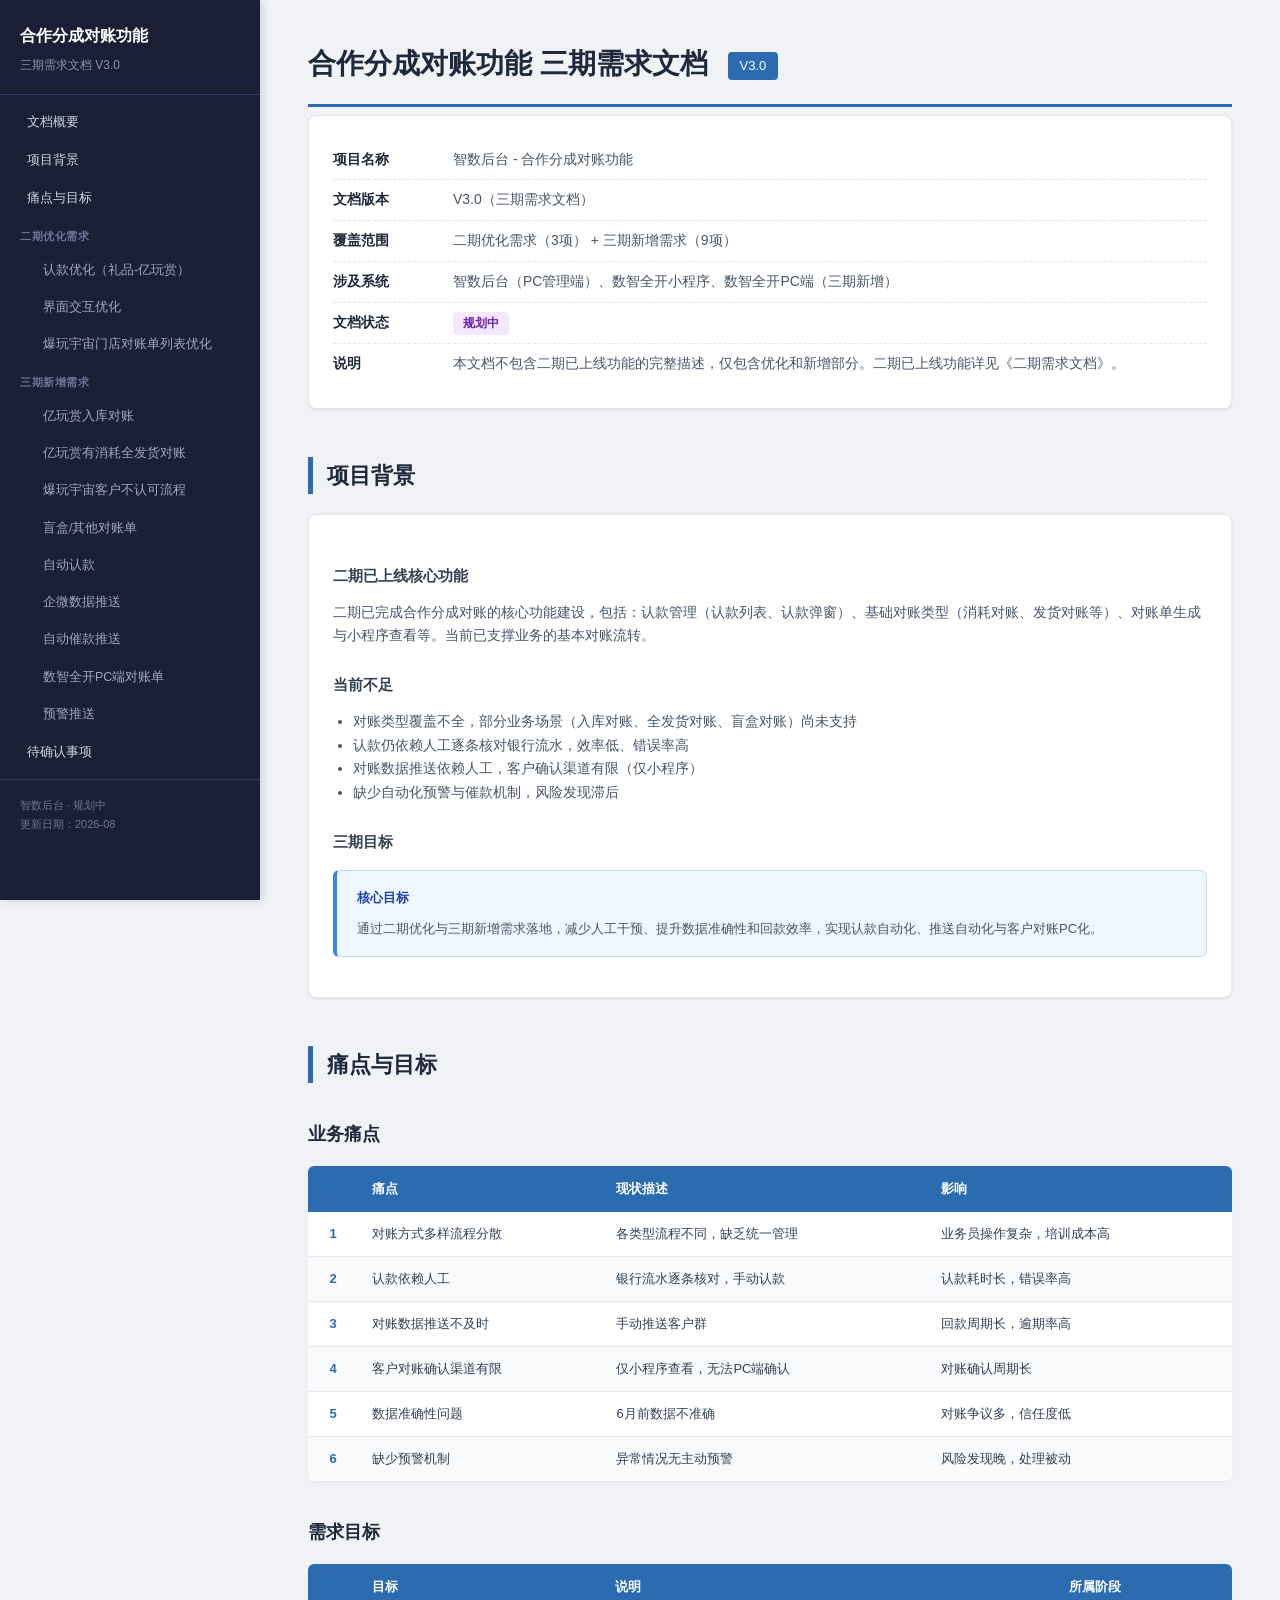
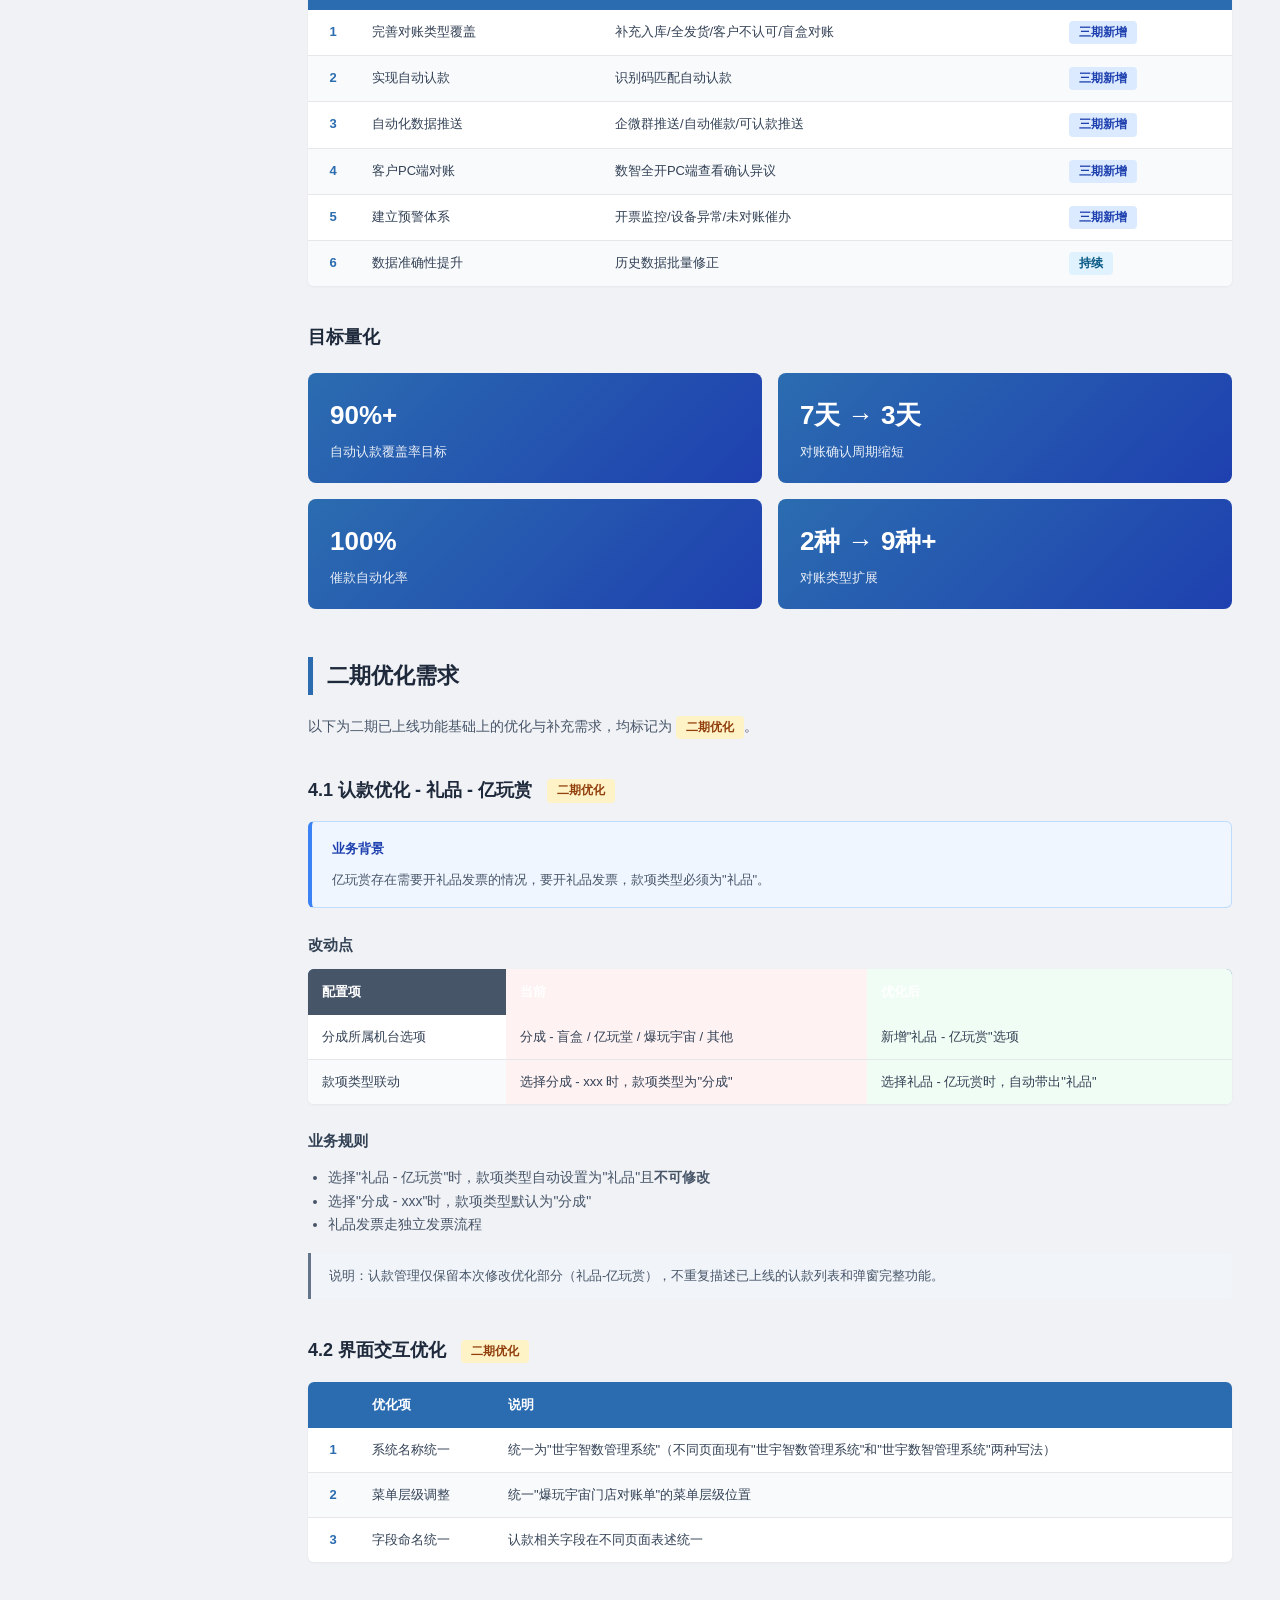
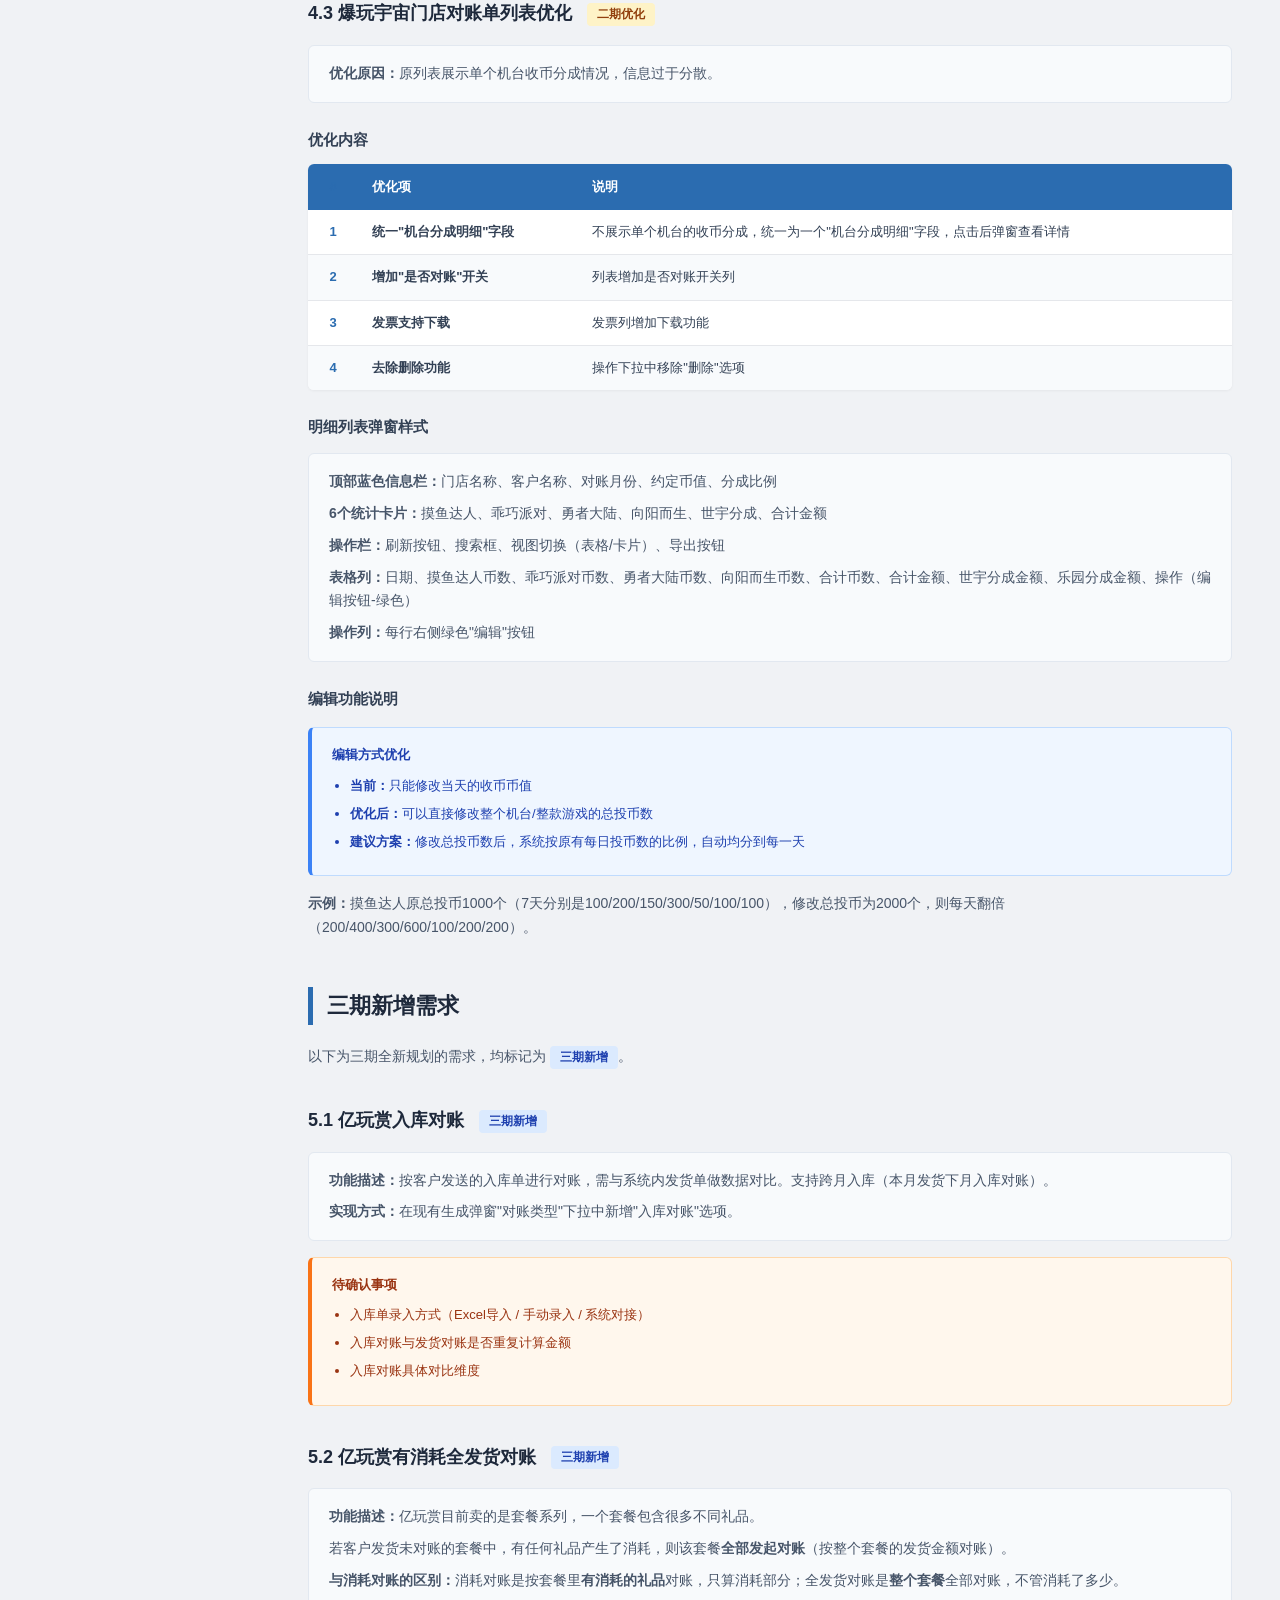
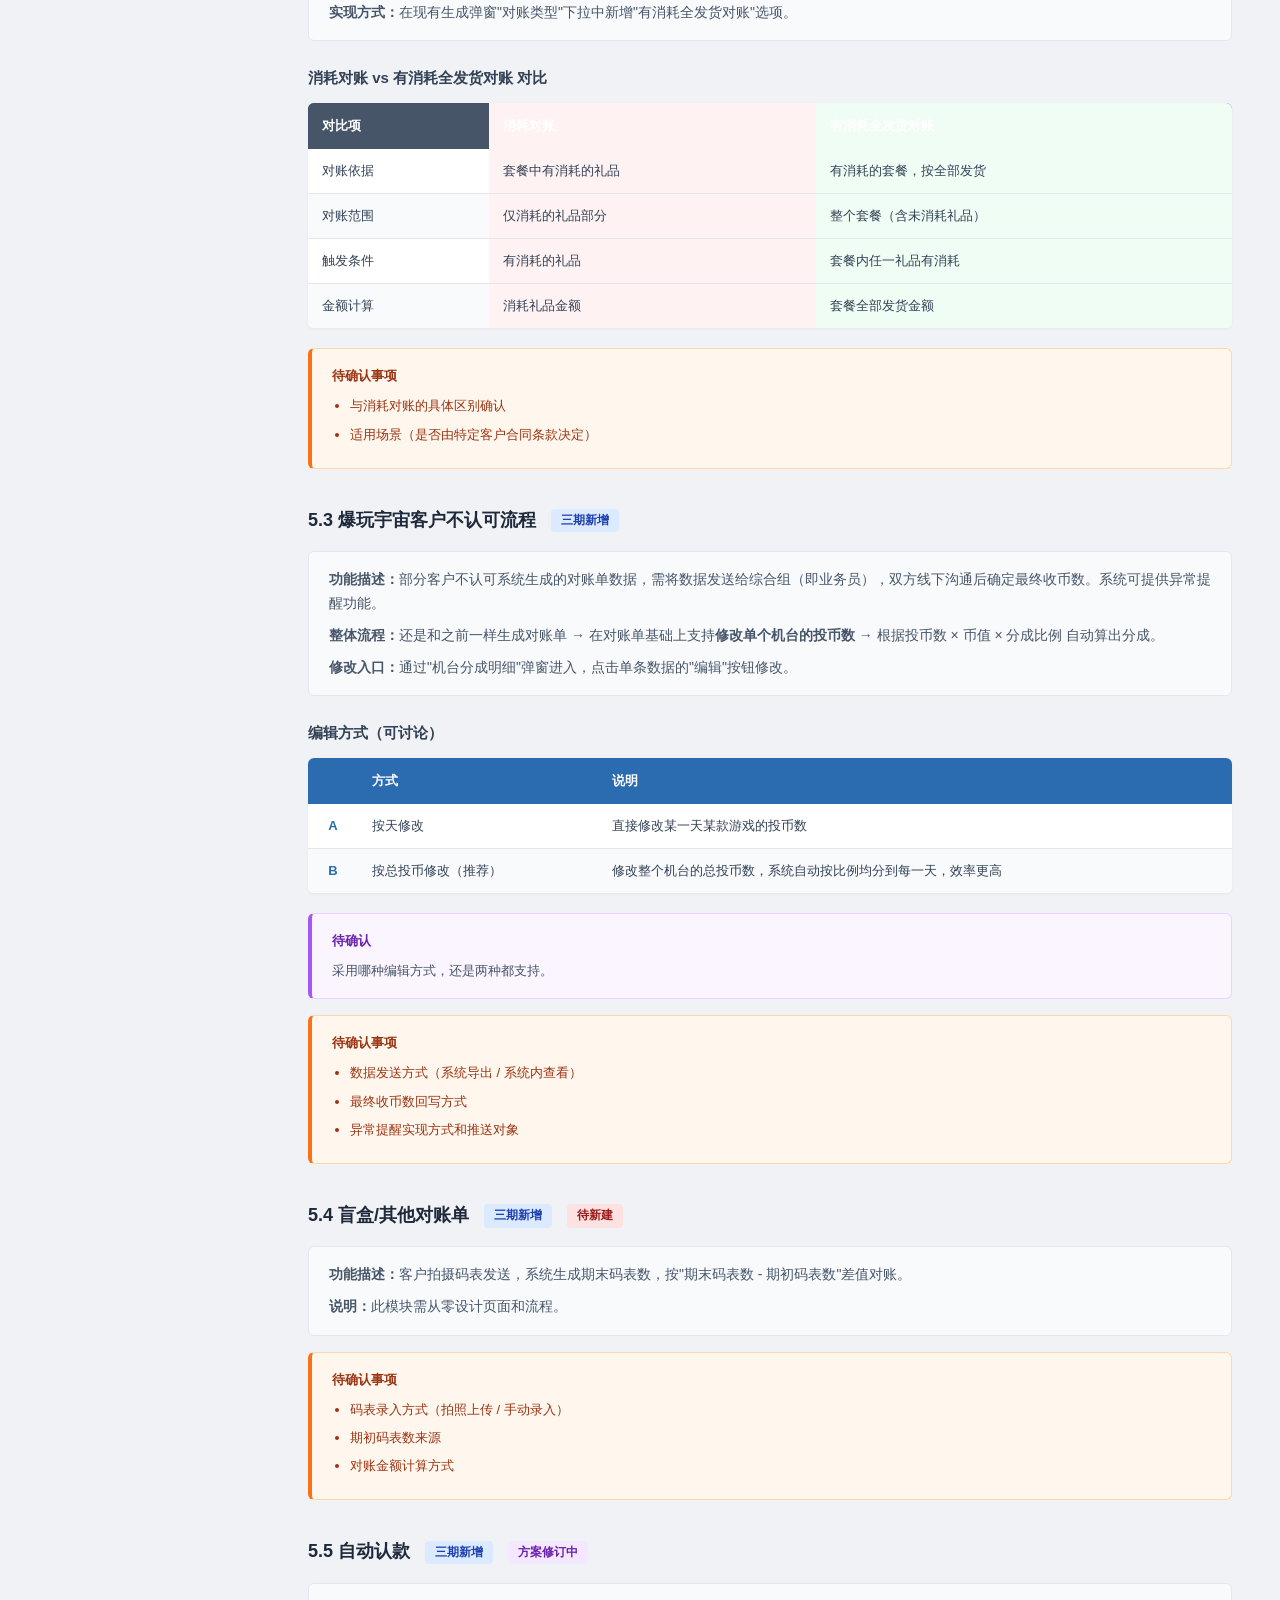
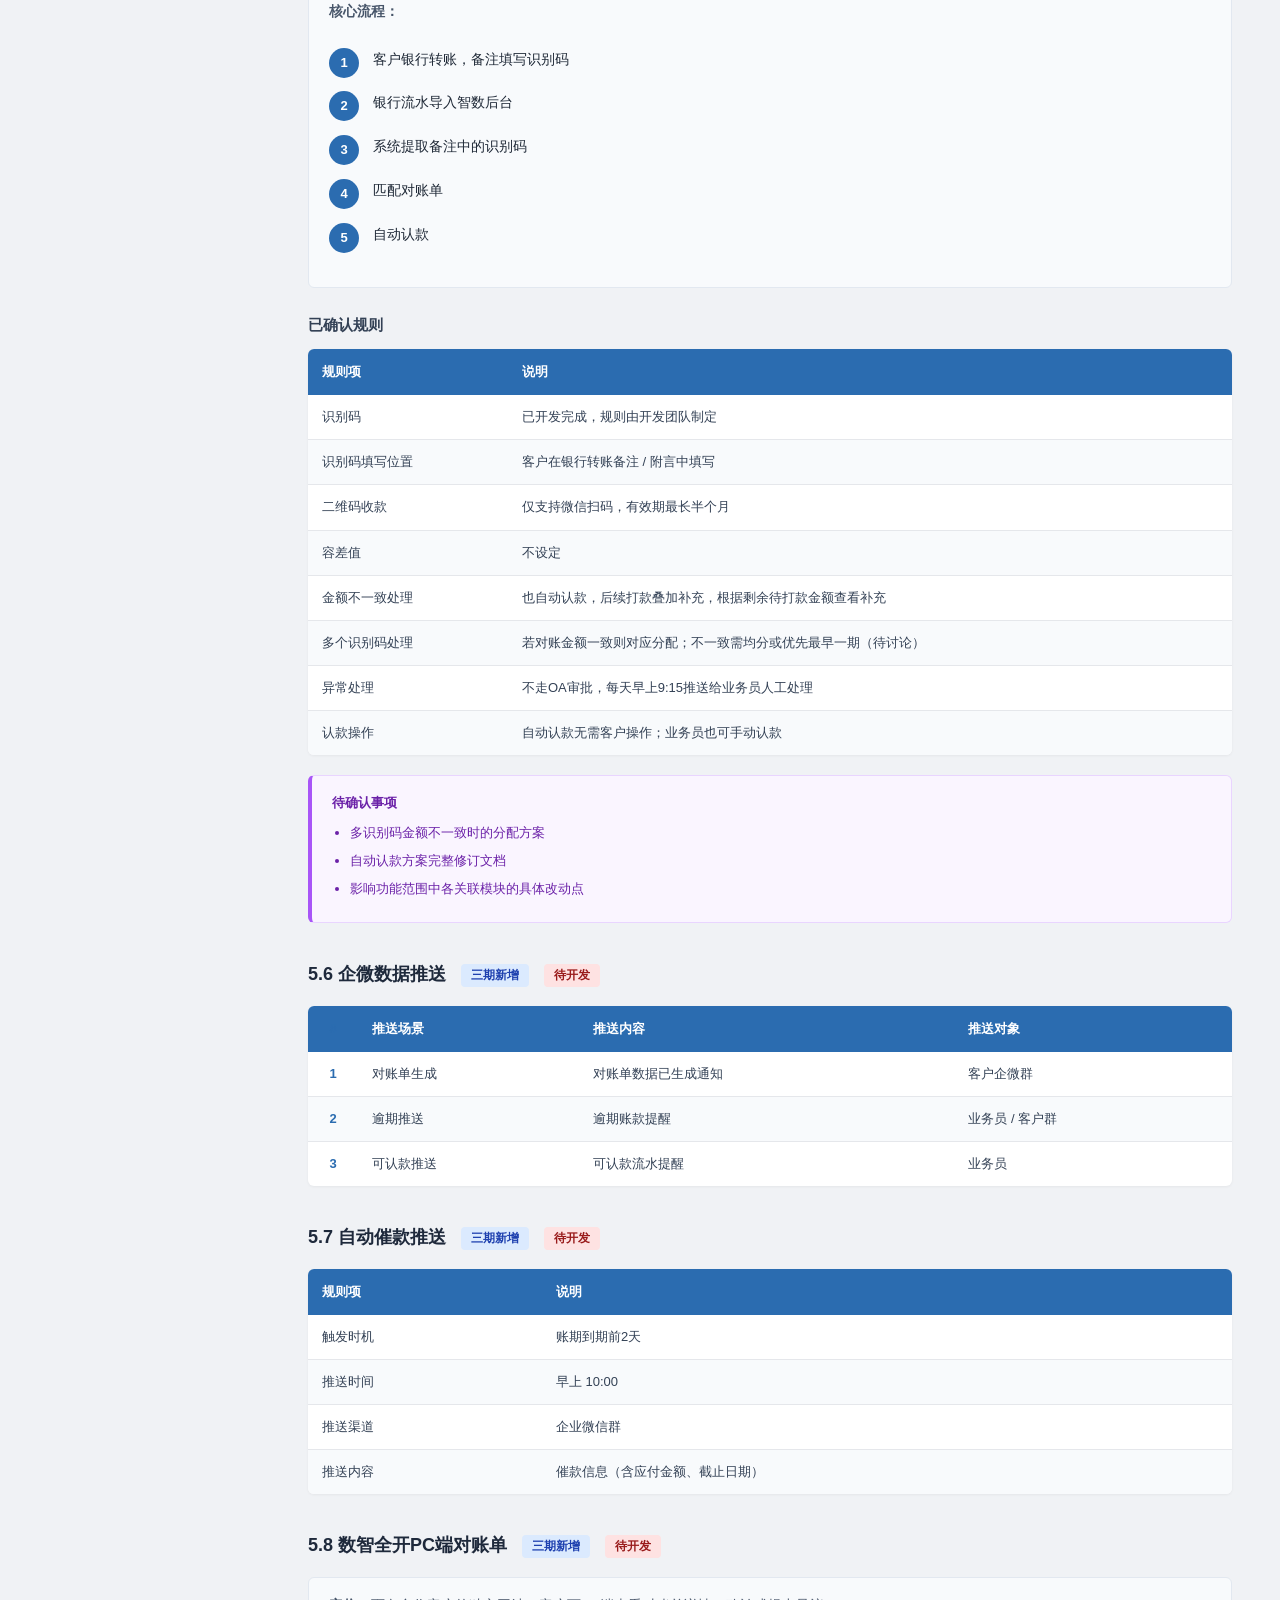
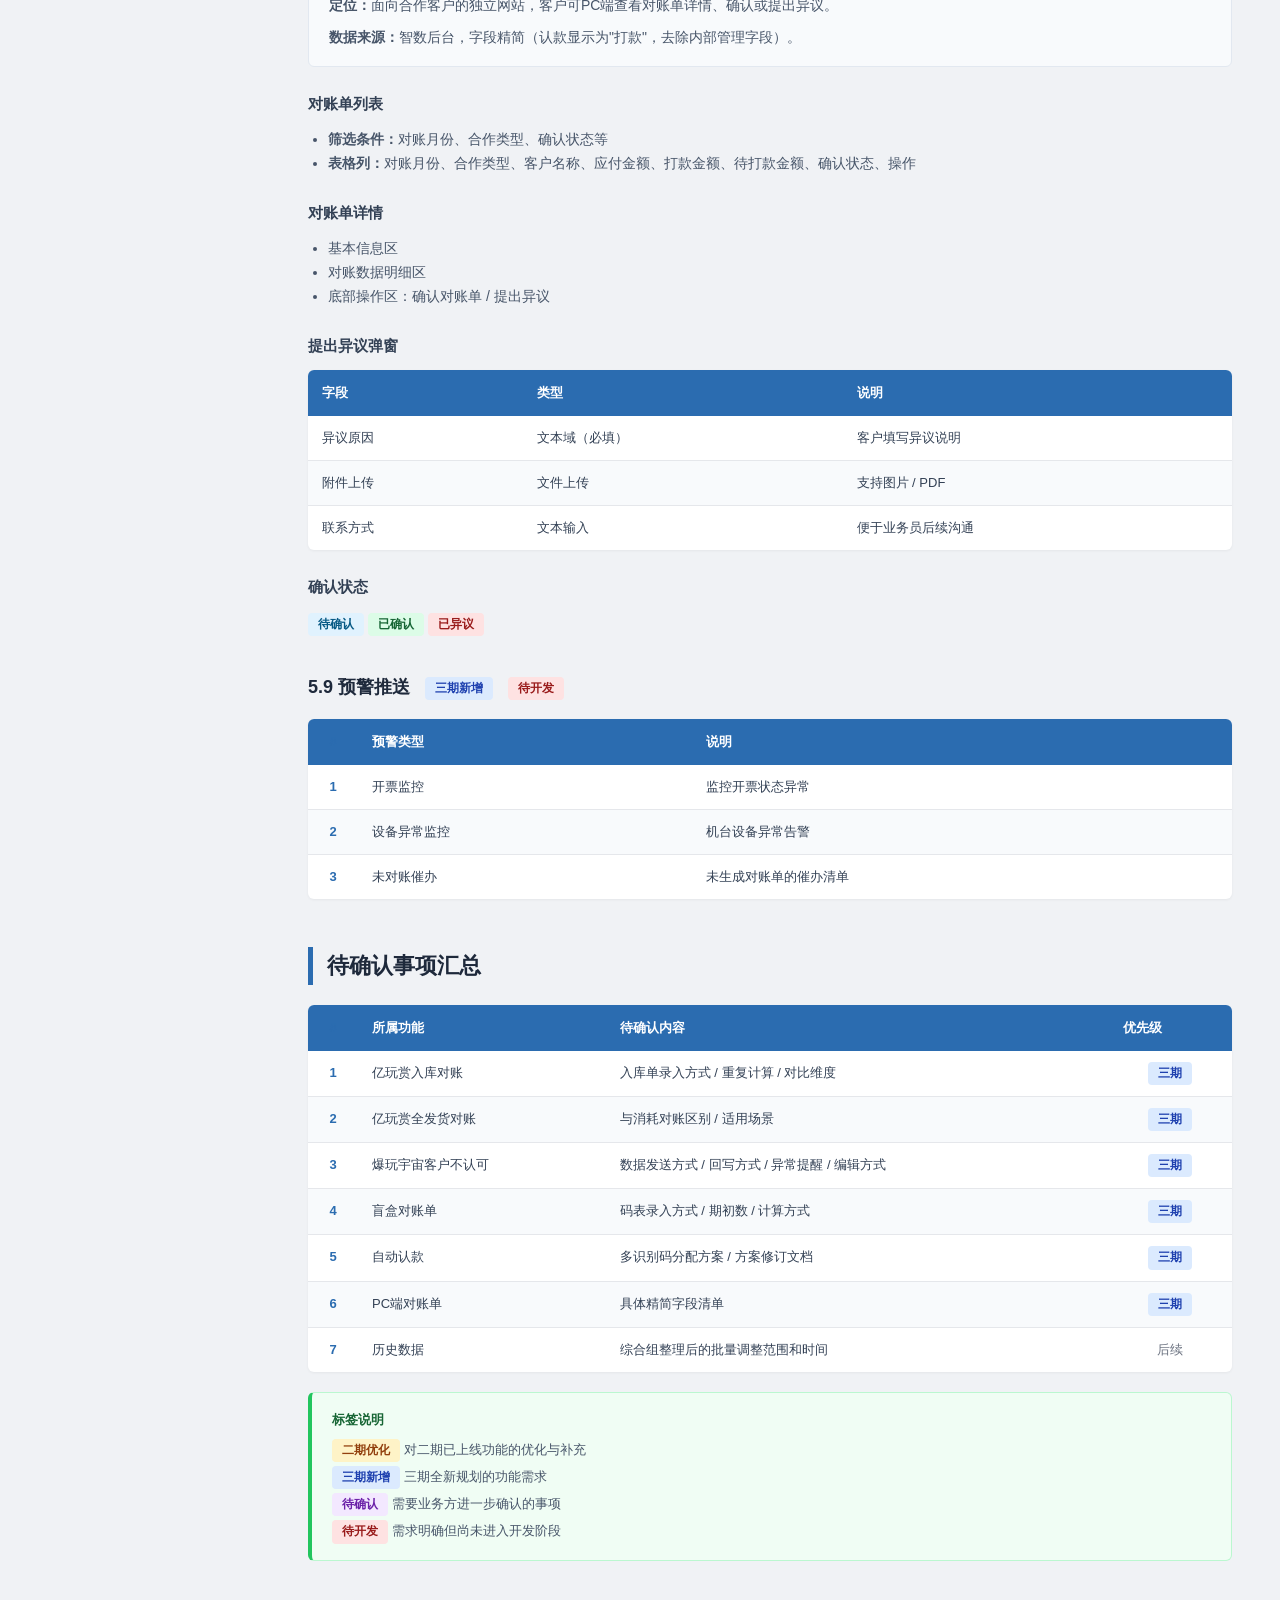
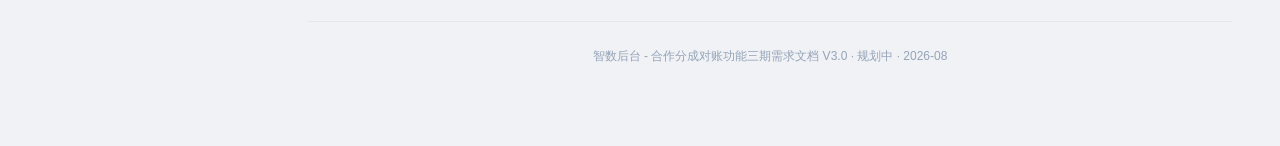
<file: 三期需求文档-合作分成对账功能.html>
<!DOCTYPE html>
<html lang="zh-CN">
<head>
    <meta charset="UTF-8">
    <meta name="viewport" content="width=device-width, initial-scale=1.0">
    <title>智数后台 - 合作分成对账功能三期需求文档 V3.0</title>
    <style>
        /* ====== 基础重置与字体 ====== */
        * {
            margin: 0;
            padding: 0;
            box-sizing: border-box;
        }

        body {
            font-family: "Noto Sans CJK SC", "WenQuanYi Micro Hei", "Microsoft YaHei", "PingFang SC", sans-serif;
            background: #f0f2f5;
            color: #1f2937;
            line-height: 1.7;
            font-size: 14px;
        }

        /* ====== 整体布局 ====== */
        .layout {
            display: flex;
            min-height: 100vh;
        }

        /* ====== 侧边栏导航 ====== */
        .sidebar {
            width: 260px;
            background: #1a1f36;
            color: #cbd5e1;
            position: fixed;
            top: 0;
            left: 0;
            bottom: 0;
            overflow-y: auto;
            padding: 0 0 24px 0;
            z-index: 100;
            box-shadow: 2px 0 8px rgba(0, 0, 0, 0.15);
        }

        .sidebar-header {
            padding: 22px 20px 18px 20px;
            border-bottom: 1px solid #2d3561;
        }

        .sidebar-header .logo {
            font-size: 16px;
            font-weight: 700;
            color: #fff;
            margin-bottom: 6px;
        }

        .sidebar-header .subtitle {
            font-size: 12px;
            color: #8b93b0;
        }

        .sidebar-nav {
            list-style: none;
            padding: 8px 0;
        }

        .sidebar-nav > li {
            margin: 0;
        }

        .sidebar-nav .nav-group-title {
            padding: 10px 20px 6px 20px;
            font-size: 11px;
            font-weight: 700;
            color: #6b7494;
            text-transform: uppercase;
            letter-spacing: 0.5px;
        }

        .sidebar-nav a {
            display: block;
            padding: 8px 20px 8px 24px;
            color: #cbd5e1;
            text-decoration: none;
            font-size: 13px;
            transition: all 0.2s;
            border-left: 3px solid transparent;
        }

        .sidebar-nav a:hover {
            background: #252b48;
            color: #fff;
            border-left-color: #2b6cb0;
        }

        .sidebar-nav a.level-2 {
            padding-left: 40px;
            font-size: 12.5px;
            color: #9ca6c4;
        }

        .sidebar-nav a.level-2:hover {
            color: #fff;
        }

        .sidebar-footer {
            padding: 16px 20px;
            border-top: 1px solid #2d3561;
            font-size: 11px;
            color: #6b7494;
        }

        /* ====== 主内容区 ====== */
        .main-content {
            margin-left: 260px;
            padding: 40px 48px 80px 48px;
            max-width: 1100px;
        }

        /* ====== 标题样式 ====== */
        h1 {
            font-size: 28px;
            color: #1e293b;
            font-weight: 700;
            margin-bottom: 8px;
            padding-bottom: 16px;
            border-bottom: 3px solid #2b6cb0;
        }

        h1 .doc-version {
            display: inline-block;
            background: #2b6cb0;
            color: #fff;
            font-size: 13px;
            padding: 3px 12px;
            border-radius: 4px;
            margin-left: 12px;
            vertical-align: middle;
            font-weight: 500;
        }

        h2 {
            font-size: 22px;
            color: #1e293b;
            font-weight: 700;
            margin-top: 48px;
            margin-bottom: 20px;
            padding-left: 14px;
            border-left: 5px solid #2b6cb0;
        }

        h3 {
            font-size: 18px;
            color: #1e293b;
            font-weight: 600;
            margin-top: 36px;
            margin-bottom: 16px;
        }

        h3 .badge {
            margin-left: 10px;
            font-size: 12px;
            vertical-align: middle;
        }

        h4 {
            font-size: 15px;
            color: #334155;
            font-weight: 600;
            margin-top: 24px;
            margin-bottom: 12px;
        }

        p {
            margin-bottom: 12px;
            color: #475569;
        }

        /* ====== 标签徽章 ====== */
        .badge {
            display: inline-block;
            padding: 2px 10px;
            border-radius: 4px;
            font-size: 12px;
            font-weight: 600;
            line-height: 1.6;
        }

        .badge-optimize {
            background: #fef3c7;
            color: #92400e;
        }

        .badge-new {
            background: #dbeafe;
            color: #1e40af;
        }

        .badge-confirm {
            background: #f3e8ff;
            color: #6b21a8;
        }

        .badge-todo {
            background: #fee2e2;
            color: #991b1b;
        }

        .badge-phase {
            background: #e0f2fe;
            color: #075985;
        }

        /* ====== 卡片 ====== */
        .card {
            background: #fff;
            border-radius: 8px;
            padding: 24px;
            margin-bottom: 24px;
            box-shadow: 0 1px 3px rgba(0, 0, 0, 0.06), 0 1px 2px rgba(0, 0, 0, 0.04);
            border: 1px solid #e5e7eb;
        }

        .card-info-list {
            list-style: none;
        }

        .card-info-list li {
            padding: 8px 0;
            border-bottom: 1px dashed #e5e7eb;
            display: flex;
            align-items: flex-start;
        }

        .card-info-list li:last-child {
            border-bottom: none;
        }

        .card-info-list .label {
            font-weight: 600;
            color: #1e293b;
            min-width: 120px;
            flex-shrink: 0;
        }

        .card-info-list .value {
            color: #475569;
        }

        /* ====== 表格 ====== */
        table {
            width: 100%;
            border-collapse: collapse;
            margin: 12px 0 20px 0;
            font-size: 13px;
            background: #fff;
            border-radius: 6px;
            overflow: hidden;
            box-shadow: 0 1px 3px rgba(0, 0, 0, 0.05);
        }

        thead {
            background: #2b6cb0;
        }

        th {
            padding: 12px 14px;
            text-align: left;
            color: #fff;
            font-weight: 600;
            font-size: 13px;
        }

        td {
            padding: 11px 14px;
            border-bottom: 1px solid #e5e7eb;
            color: #334155;
            vertical-align: top;
        }

        tbody tr:nth-child(even) {
            background: #f8fafc;
        }

        tbody tr:hover {
            background: #eff6ff;
        }

        tbody tr:last-child td {
            border-bottom: none;
        }

        .table-num {
            width: 50px;
            text-align: center;
            color: #2b6cb0;
            font-weight: 600;
        }

        .table-priority {
            text-align: center;
        }

        .priority-high {
            color: #dc2626;
            font-weight: 600;
        }

        .priority-medium {
            color: #d97706;
            font-weight: 600;
        }

        .priority-low {
            color: #6b7280;
        }

        /* ====== 信息提示框 ====== */
        .alert {
            border-radius: 6px;
            padding: 16px 20px;
            margin: 16px 0;
            font-size: 13px;
        }

        .alert-title {
            font-weight: 700;
            margin-bottom: 8px;
            display: flex;
            align-items: center;
        }

        .alert-orange {
            background: #fff7ed;
            border: 1px solid #fed7aa;
            border-left: 4px solid #f97316;
            color: #9a3412;
        }

        .alert-purple {
            background: #faf5ff;
            border: 1px solid #e9d5ff;
            border-left: 4px solid #a855f7;
            color: #6b21a8;
        }

        .alert-blue {
            background: #eff6ff;
            border: 1px solid #bfdbfe;
            border-left: 4px solid #3b82f6;
            color: #1e40af;
        }

        .alert-green {
            background: #f0fdf4;
            border: 1px solid #bbf7d0;
            border-left: 4px solid #22c55e;
            color: #166534;
        }

        .alert ul {
            margin: 6px 0 0 18px;
        }

        .alert li {
            margin-bottom: 6px;
        }

        /* ====== 功能描述框 ====== */
        .feature-desc {
            background: #f8fafc;
            border: 1px solid #e2e8f0;
            border-radius: 6px;
            padding: 16px 20px;
            margin: 14px 0;
        }

        .feature-desc p {
            margin-bottom: 8px;
        }

        .feature-desc p:last-child {
            margin-bottom: 0;
        }

        /* ====== 章节元信息 ====== */
        .section-meta {
            display: flex;
            gap: 8px;
            margin-bottom: 16px;
            flex-wrap: wrap;
        }

        /* ====== 步骤列表 ====== */
        .process-list {
            list-style: none;
            counter-reset: step;
            margin: 16px 0;
        }

        .process-list li {
            position: relative;
            padding: 8px 0 8px 44px;
            margin-bottom: 4px;
        }

        .process-list li::before {
            counter-increment: step;
            content: counter(step);
            position: absolute;
            left: 0;
            top: 8px;
            width: 30px;
            height: 30px;
            background: #2b6cb0;
            color: #fff;
            border-radius: 50%;
            display: flex;
            align-items: center;
            justify-content: center;
            font-weight: 700;
            font-size: 13px;
        }

        /* ====== 引用框 ====== */
        .quote-box {
            background: #f1f5f9;
            border-left: 3px solid #64748b;
            padding: 12px 18px;
            margin: 12px 0;
            color: #475569;
            font-size: 13px;
            border-radius: 0 4px 4px 0;
        }

        /* ====== 对比表 ====== */
        .compare-table th {
            background: #475569;
        }

        .compare-table .col-current {
            background: #fef2f2;
        }

        .compare-table .col-optimized {
            background: #f0fdf4;
        }

        /* ====== 目标量化卡片 ====== */
        .metrics-grid {
            display: grid;
            grid-template-columns: repeat(2, 1fr);
            gap: 16px;
            margin: 20px 0;
        }

        .metric-card {
            background: linear-gradient(135deg, #2b6cb0 0%, #1e40af 100%);
            color: #fff;
            padding: 20px 22px;
            border-radius: 8px;
        }

        .metric-card .metric-value {
            font-size: 26px;
            font-weight: 700;
            margin-bottom: 4px;
        }

        .metric-card .metric-label {
            font-size: 13px;
            opacity: 0.9;
        }

        /* ====== 章节锚点 ====== */
        .section {
            scroll-margin-top: 20px;
        }

        /* ====== 底部 ====== */
        .doc-footer {
            margin-top: 60px;
            padding-top: 24px;
            border-top: 1px solid #e5e7eb;
            text-align: center;
            color: #94a3b8;
            font-size: 12px;
        }

        /* ====== 响应式 ====== */
        @media (max-width: 1024px) {
            .sidebar {
                width: 220px;
            }
            .main-content {
                margin-left: 220px;
                padding: 32px;
            }
        }

        @media (max-width: 768px) {
            .sidebar {
                position: static;
                width: 100%;
                height: auto;
            }
            .main-content {
                margin-left: 0;
                padding: 24px;
            }
            .metrics-grid {
                grid-template-columns: 1fr;
            }
        }
    </style>
</head>
<body>
    <div class="layout">
        <!-- ====== 侧边栏导航 ====== -->
        <aside class="sidebar">
            <div class="sidebar-header">
                <div class="logo">合作分成对账功能</div>
                <div class="subtitle">三期需求文档 V3.0</div>
            </div>
            <ul class="sidebar-nav">
                <li><a href="#doc-summary">文档概要</a></li>
                <li><a href="#project-bg">项目背景</a></li>
                <li><a href="#pain-goals">痛点与目标</a></li>

                <li class="nav-group-title">二期优化需求</li>
                <li><a href="#opt-confirm" class="level-2">认款优化（礼品-亿玩赏）</a></li>
                <li><a href="#opt-ui" class="level-2">界面交互优化</a></li>
                <li><a href="#opt-bwy-list" class="level-2">爆玩宇宙门店对账单列表优化</a></li>

                <li class="nav-group-title">三期新增需求</li>
                <li><a href="#new-yws-rk" class="level-2">亿玩赏入库对账</a></li>
                <li><a href="#new-yws-fh" class="level-2">亿玩赏有消耗全发货对账</a></li>
                <li><a href="#new-bwy-cust" class="level-2">爆玩宇宙客户不认可流程</a></li>
                <li><a href="#new-blind-box" class="level-2">盲盒/其他对账单</a></li>
                <li><a href="#new-auto-confirm" class="level-2">自动认款</a></li>
                <li><a href="#new-wecom-push" class="level-2">企微数据推送</a></li>
                <li><a href="#new-auto-reminder" class="level-2">自动催款推送</a></li>
                <li><a href="#new-pc-bill" class="level-2">数智全开PC端对账单</a></li>
                <li><a href="#new-warning" class="level-2">预警推送</a></li>

                <li><a href="#pending">待确认事项</a></li>
            </ul>
            <div class="sidebar-footer">
                智数后台 · 规划中<br>
                更新日期：2026-08
            </div>
        </aside>

        <!-- ====== 主内容区 ====== -->
        <main class="main-content">

            <!-- ============ 1. 文档概要 ============ -->
            <section id="doc-summary" class="section">
                <h1>合作分成对账功能 三期需求文档 <span class="doc-version">V3.0</span></h1>

                <div class="card">
                    <ul class="card-info-list">
                        <li>
                            <span class="label">项目名称</span>
                            <span class="value">智数后台 - 合作分成对账功能</span>
                        </li>
                        <li>
                            <span class="label">文档版本</span>
                            <span class="value">V3.0（三期需求文档）</span>
                        </li>
                        <li>
                            <span class="label">覆盖范围</span>
                            <span class="value">二期优化需求（3项） + 三期新增需求（9项）</span>
                        </li>
                        <li>
                            <span class="label">涉及系统</span>
                            <span class="value">智数后台（PC管理端）、数智全开小程序、数智全开PC端（三期新增）</span>
                        </li>
                        <li>
                            <span class="label">文档状态</span>
                            <span class="value"><span class="badge badge-confirm">规划中</span></span>
                        </li>
                        <li>
                            <span class="label">说明</span>
                            <span class="value">本文档不包含二期已上线功能的完整描述，仅包含优化和新增部分。二期已上线功能详见《二期需求文档》。</span>
                        </li>
                    </ul>
                </div>
            </section>

            <!-- ============ 2. 项目背景 ============ -->
            <section id="project-bg" class="section">
                <h2>项目背景</h2>
                <div class="card">
                    <h4>二期已上线核心功能</h4>
                    <p>二期已完成合作分成对账的核心功能建设，包括：认款管理（认款列表、认款弹窗）、基础对账类型（消耗对账、发货对账等）、对账单生成与小程序查看等。当前已支撑业务的基本对账流转。</p>

                    <h4>当前不足</h4>
                    <ul style="margin: 8px 0 16px 20px; color: #475569;">
                        <li>对账类型覆盖不全，部分业务场景（入库对账、全发货对账、盲盒对账）尚未支持</li>
                        <li>认款仍依赖人工逐条核对银行流水，效率低、错误率高</li>
                        <li>对账数据推送依赖人工，客户确认渠道有限（仅小程序）</li>
                        <li>缺少自动化预警与催款机制，风险发现滞后</li>
                    </ul>

                    <h4>三期目标</h4>
                    <div class="alert alert-blue">
                        <div class="alert-title">核心目标</div>
                        <p style="margin-bottom:0;">通过二期优化与三期新增需求落地，减少人工干预、提升数据准确性和回款效率，实现认款自动化、推送自动化与客户对账PC化。</p>
                    </div>
                </div>
            </section>

            <!-- ============ 3. 痛点与目标 ============ -->
            <section id="pain-goals" class="section">
                <h2>痛点与目标</h2>

                <h3>业务痛点</h3>
                <table>
                    <thead>
                        <tr>
                            <th class="table-num">#</th>
                            <th>痛点</th>
                            <th>现状描述</th>
                            <th>影响</th>
                        </tr>
                    </thead>
                    <tbody>
                        <tr>
                            <td class="table-num">1</td>
                            <td>对账方式多样流程分散</td>
                            <td>各类型流程不同，缺乏统一管理</td>
                            <td>业务员操作复杂，培训成本高</td>
                        </tr>
                        <tr>
                            <td class="table-num">2</td>
                            <td>认款依赖人工</td>
                            <td>银行流水逐条核对，手动认款</td>
                            <td>认款耗时长，错误率高</td>
                        </tr>
                        <tr>
                            <td class="table-num">3</td>
                            <td>对账数据推送不及时</td>
                            <td>手动推送客户群</td>
                            <td>回款周期长，逾期率高</td>
                        </tr>
                        <tr>
                            <td class="table-num">4</td>
                            <td>客户对账确认渠道有限</td>
                            <td>仅小程序查看，无法PC端确认</td>
                            <td>对账确认周期长</td>
                        </tr>
                        <tr>
                            <td class="table-num">5</td>
                            <td>数据准确性问题</td>
                            <td>6月前数据不准确</td>
                            <td>对账争议多，信任度低</td>
                        </tr>
                        <tr>
                            <td class="table-num">6</td>
                            <td>缺少预警机制</td>
                            <td>异常情况无主动预警</td>
                            <td>风险发现晚，处理被动</td>
                        </tr>
                    </tbody>
                </table>

                <h3>需求目标</h3>
                <table>
                    <thead>
                        <tr>
                            <th class="table-num">#</th>
                            <th>目标</th>
                            <th>说明</th>
                            <th>所属阶段</th>
                        </tr>
                    </thead>
                    <tbody>
                        <tr>
                            <td class="table-num">1</td>
                            <td>完善对账类型覆盖</td>
                            <td>补充入库/全发货/客户不认可/盲盒对账</td>
                            <td><span class="badge badge-new">三期新增</span></td>
                        </tr>
                        <tr>
                            <td class="table-num">2</td>
                            <td>实现自动认款</td>
                            <td>识别码匹配自动认款</td>
                            <td><span class="badge badge-new">三期新增</span></td>
                        </tr>
                        <tr>
                            <td class="table-num">3</td>
                            <td>自动化数据推送</td>
                            <td>企微群推送/自动催款/可认款推送</td>
                            <td><span class="badge badge-new">三期新增</span></td>
                        </tr>
                        <tr>
                            <td class="table-num">4</td>
                            <td>客户PC端对账</td>
                            <td>数智全开PC端查看确认异议</td>
                            <td><span class="badge badge-new">三期新增</span></td>
                        </tr>
                        <tr>
                            <td class="table-num">5</td>
                            <td>建立预警体系</td>
                            <td>开票监控/设备异常/未对账催办</td>
                            <td><span class="badge badge-new">三期新增</span></td>
                        </tr>
                        <tr>
                            <td class="table-num">6</td>
                            <td>数据准确性提升</td>
                            <td>历史数据批量修正</td>
                            <td><span class="badge badge-phase">持续</span></td>
                        </tr>
                    </tbody>
                </table>

                <h3>目标量化</h3>
                <div class="metrics-grid">
                    <div class="metric-card">
                        <div class="metric-value">90%+</div>
                        <div class="metric-label">自动认款覆盖率目标</div>
                    </div>
                    <div class="metric-card">
                        <div class="metric-value">7天 &rarr; 3天</div>
                        <div class="metric-label">对账确认周期缩短</div>
                    </div>
                    <div class="metric-card">
                        <div class="metric-value">100%</div>
                        <div class="metric-label">催款自动化率</div>
                    </div>
                    <div class="metric-card">
                        <div class="metric-value">2种 &rarr; 9种+</div>
                        <div class="metric-label">对账类型扩展</div>
                    </div>
                </div>
            </section>

            <!-- ============ 4. 二期优化需求 ============ -->
            <section id="phase2" class="section">
                <h2>二期优化需求</h2>
                <p>以下为二期已上线功能基础上的优化与补充需求，均标记为 <span class="badge badge-optimize">二期优化</span>。</p>

                <!-- 4.1 认款优化-礼品-亿玩赏 -->
                <div id="opt-confirm" class="section">
                    <h3>4.1 认款优化 - 礼品 - 亿玩赏 <span class="badge badge-optimize">二期优化</span></h3>

                    <div class="alert alert-blue">
                        <div class="alert-title">业务背景</div>
                        <p style="margin-bottom:0;">亿玩赏存在需要开礼品发票的情况，要开礼品发票，款项类型必须为"礼品"。</p>
                    </div>

                    <h4>改动点</h4>
                    <table class="compare-table">
                        <thead>
                            <tr>
                                <th>配置项</th>
                                <th class="col-current">当前</th>
                                <th class="col-optimized">优化后</th>
                            </tr>
                        </thead>
                        <tbody>
                            <tr>
                                <td>分成所属机台选项</td>
                                <td class="col-current">分成 - 盲盒 / 亿玩堂 / 爆玩宇宙 / 其他</td>
                                <td class="col-optimized">新增"礼品 - 亿玩赏"选项</td>
                            </tr>
                            <tr>
                                <td>款项类型联动</td>
                                <td class="col-current">选择分成 - xxx 时，款项类型为"分成"</td>
                                <td class="col-optimized">选择礼品 - 亿玩赏时，自动带出"礼品"</td>
                            </tr>
                        </tbody>
                    </table>

                    <h4>业务规则</h4>
                    <ul style="margin: 8px 0 16px 20px; color: #475569;">
                        <li>选择"礼品 - 亿玩赏"时，款项类型自动设置为"礼品"且<strong>不可修改</strong></li>
                        <li>选择"分成 - xxx"时，款项类型默认为"分成"</li>
                        <li>礼品发票走独立发票流程</li>
                    </ul>

                    <div class="quote-box">
                        说明：认款管理仅保留本次修改优化部分（礼品-亿玩赏），不重复描述已上线的认款列表和弹窗完整功能。
                    </div>
                </div>

                <!-- 4.2 界面交互优化 -->
                <div id="opt-ui" class="section">
                    <h3>4.2 界面交互优化 <span class="badge badge-optimize">二期优化</span></h3>

                    <table>
                        <thead>
                            <tr>
                                <th class="table-num">#</th>
                                <th>优化项</th>
                                <th>说明</th>
                            </tr>
                        </thead>
                        <tbody>
                            <tr>
                                <td class="table-num">1</td>
                                <td>系统名称统一</td>
                                <td>统一为"世宇智数管理系统"（不同页面现有"世宇智数管理系统"和"世宇数智管理系统"两种写法）</td>
                            </tr>
                            <tr>
                                <td class="table-num">2</td>
                                <td>菜单层级调整</td>
                                <td>统一"爆玩宇宙门店对账单"的菜单层级位置</td>
                            </tr>
                            <tr>
                                <td class="table-num">3</td>
                                <td>字段命名统一</td>
                                <td>认款相关字段在不同页面表述统一</td>
                            </tr>
                        </tbody>
                    </table>
                </div>

                <!-- 4.3 爆玩宇宙门店对账单列表优化 -->
                <div id="opt-bwy-list" class="section">
                    <h3>4.3 爆玩宇宙门店对账单列表优化 <span class="badge badge-optimize">二期优化</span></h3>

                    <div class="feature-desc">
                        <p><strong>优化原因：</strong>原列表展示单个机台收币分成情况，信息过于分散。</p>
                    </div>

                    <h4>优化内容</h4>
                    <table>
                        <thead>
                            <tr>
                                <th class="table-num">#</th>
                                <th>优化项</th>
                                <th>说明</th>
                            </tr>
                        </thead>
                        <tbody>
                            <tr>
                                <td class="table-num">1</td>
                                <td><strong>统一"机台分成明细"字段</strong></td>
                                <td>不展示单个机台的收币分成，统一为一个"机台分成明细"字段，点击后弹窗查看详情</td>
                            </tr>
                            <tr>
                                <td class="table-num">2</td>
                                <td><strong>增加"是否对账"开关</strong></td>
                                <td>列表增加是否对账开关列</td>
                            </tr>
                            <tr>
                                <td class="table-num">3</td>
                                <td><strong>发票支持下载</strong></td>
                                <td>发票列增加下载功能</td>
                            </tr>
                            <tr>
                                <td class="table-num">4</td>
                                <td><strong>去除删除功能</strong></td>
                                <td>操作下拉中移除"删除"选项</td>
                            </tr>
                        </tbody>
                    </table>

                    <h4>明细列表弹窗样式</h4>
                    <div class="feature-desc">
                        <p><strong>顶部蓝色信息栏：</strong>门店名称、客户名称、对账月份、约定币值、分成比例</p>
                        <p><strong>6个统计卡片：</strong>摸鱼达人、乖巧派对、勇者大陆、向阳而生、世宇分成、合计金额</p>
                        <p><strong>操作栏：</strong>刷新按钮、搜索框、视图切换（表格/卡片）、导出按钮</p>
                        <p><strong>表格列：</strong>日期、摸鱼达人币数、乖巧派对币数、勇者大陆币数、向阳而生币数、合计币数、合计金额、世宇分成金额、乐园分成金额、操作（编辑按钮-绿色）</p>
                        <p><strong>操作列：</strong>每行右侧绿色"编辑"按钮</p>
                    </div>

                    <h4>编辑功能说明</h4>
                    <div class="alert alert-blue">
                        <div class="alert-title">编辑方式优化</div>
                        <ul>
                            <li><strong>当前：</strong>只能修改当天的收币币值</li>
                            <li><strong>优化后：</strong>可以直接修改整个机台/整款游戏的总投币数</li>
                            <li><strong>建议方案：</strong>修改总投币数后，系统按原有每日投币数的比例，自动均分到每一天</li>
                        </ul>
                    </div>
                    <p><strong>示例：</strong>摸鱼达人原总投币1000个（7天分别是100/200/150/300/50/100/100），修改总投币为2000个，则每天翻倍（200/400/300/600/100/200/200）。</p>
                </div>
            </section>

            <!-- ============ 5. 三期新增需求 ============ -->
            <section id="phase3" class="section">
                <h2>三期新增需求</h2>
                <p>以下为三期全新规划的需求，均标记为 <span class="badge badge-new">三期新增</span>。</p>

                <!-- 5.1 亿玩赏入库对账 -->
                <div id="new-yws-rk" class="section">
                    <h3>5.1 亿玩赏入库对账 <span class="badge badge-new">三期新增</span></h3>

                    <div class="feature-desc">
                        <p><strong>功能描述：</strong>按客户发送的入库单进行对账，需与系统内发货单做数据对比。支持跨月入库（本月发货下月入库对账）。</p>
                        <p><strong>实现方式：</strong>在现有生成弹窗"对账类型"下拉中新增"入库对账"选项。</p>
                    </div>

                    <div class="alert alert-orange">
                        <div class="alert-title">待确认事项</div>
                        <ul>
                            <li>入库单录入方式（Excel导入 / 手动录入 / 系统对接）</li>
                            <li>入库对账与发货对账是否重复计算金额</li>
                            <li>入库对账具体对比维度</li>
                        </ul>
                    </div>
                </div>

                <!-- 5.2 亿玩赏有消耗全发货对账 -->
                <div id="new-yws-fh" class="section">
                    <h3>5.2 亿玩赏有消耗全发货对账 <span class="badge badge-new">三期新增</span></h3>

                    <div class="feature-desc">
                        <p><strong>功能描述：</strong>亿玩赏目前卖的是套餐系列，一个套餐包含很多不同礼品。</p>
                        <p>若客户发货未对账的套餐中，有任何礼品产生了消耗，则该套餐<strong>全部发起对账</strong>（按整个套餐的发货金额对账）。</p>
                        <p><strong>与消耗对账的区别：</strong>消耗对账是按套餐里<strong>有消耗的礼品</strong>对账，只算消耗部分；全发货对账是<strong>整个套餐</strong>全部对账，不管消耗了多少。</p>
                        <p><strong>实现方式：</strong>在现有生成弹窗"对账类型"下拉中新增"有消耗全发货对账"选项。</p>
                    </div>

                    <h4>消耗对账 vs 有消耗全发货对账 对比</h4>
                    <table class="compare-table">
                        <thead>
                            <tr>
                                <th>对比项</th>
                                <th class="col-current">消耗对账</th>
                                <th class="col-optimized">有消耗全发货对账</th>
                            </tr>
                        </thead>
                        <tbody>
                            <tr>
                                <td>对账依据</td>
                                <td class="col-current">套餐中有消耗的礼品</td>
                                <td class="col-optimized">有消耗的套餐，按全部发货</td>
                            </tr>
                            <tr>
                                <td>对账范围</td>
                                <td class="col-current">仅消耗的礼品部分</td>
                                <td class="col-optimized">整个套餐（含未消耗礼品）</td>
                            </tr>
                            <tr>
                                <td>触发条件</td>
                                <td class="col-current">有消耗的礼品</td>
                                <td class="col-optimized">套餐内任一礼品有消耗</td>
                            </tr>
                            <tr>
                                <td>金额计算</td>
                                <td class="col-current">消耗礼品金额</td>
                                <td class="col-optimized">套餐全部发货金额</td>
                            </tr>
                        </tbody>
                    </table>

                    <div class="alert alert-orange">
                        <div class="alert-title">待确认事项</div>
                        <ul>
                            <li>与消耗对账的具体区别确认</li>
                            <li>适用场景（是否由特定客户合同条款决定）</li>
                        </ul>
                    </div>
                </div>

                <!-- 5.3 爆玩宇宙客户不认可流程 -->
                <div id="new-bwy-cust" class="section">
                    <h3>5.3 爆玩宇宙客户不认可流程 <span class="badge badge-new">三期新增</span></h3>

                    <div class="feature-desc">
                        <p><strong>功能描述：</strong>部分客户不认可系统生成的对账单数据，需将数据发送给综合组（即业务员），双方线下沟通后确定最终收币数。系统可提供异常提醒功能。</p>
                        <p><strong>整体流程：</strong>还是和之前一样生成对账单 → 在对账单基础上支持<strong>修改单个机台的投币数</strong> → 根据投币数 × 币值 × 分成比例 自动算出分成。</p>
                        <p><strong>修改入口：</strong>通过"机台分成明细"弹窗进入，点击单条数据的"编辑"按钮修改。</p>
                    </div>

                    <h4>编辑方式（可讨论）</h4>
                    <table>
                        <thead>
                            <tr>
                                <th class="table-num">#</th>
                                <th>方式</th>
                                <th>说明</th>
                            </tr>
                        </thead>
                        <tbody>
                            <tr>
                                <td class="table-num">A</td>
                                <td>按天修改</td>
                                <td>直接修改某一天某款游戏的投币数</td>
                            </tr>
                            <tr>
                                <td class="table-num">B</td>
                                <td>按总投币修改（推荐）</td>
                                <td>修改整个机台的总投币数，系统自动按比例均分到每一天，效率更高</td>
                            </tr>
                        </tbody>
                    </table>

                    <div class="alert alert-purple">
                        <div class="alert-title">待确认</div>
                        <p style="margin-bottom:0;">采用哪种编辑方式，还是两种都支持。</p>
                    </div>

                    <div class="alert alert-orange">
                        <div class="alert-title">待确认事项</div>
                        <ul>
                            <li>数据发送方式（系统导出 / 系统内查看）</li>
                            <li>最终收币数回写方式</li>
                            <li>异常提醒实现方式和推送对象</li>
                        </ul>
                    </div>
                </div>

                <!-- 5.4 盲盒/其他对账单 -->
                <div id="new-blind-box" class="section">
                    <h3>5.4 盲盒/其他对账单 <span class="badge badge-new">三期新增</span> <span class="badge badge-todo">待新建</span></h3>

                    <div class="feature-desc">
                        <p><strong>功能描述：</strong>客户拍摄码表发送，系统生成期末码表数，按"期末码表数 - 期初码表数"差值对账。</p>
                        <p><strong>说明：</strong>此模块需从零设计页面和流程。</p>
                    </div>

                    <div class="alert alert-orange">
                        <div class="alert-title">待确认事项</div>
                        <ul>
                            <li>码表录入方式（拍照上传 / 手动录入）</li>
                            <li>期初码表数来源</li>
                            <li>对账金额计算方式</li>
                        </ul>
                    </div>
                </div>

                <!-- 5.5 自动认款 -->
                <div id="new-auto-confirm" class="section">
                    <h3>5.5 自动认款 <span class="badge badge-new">三期新增</span> <span class="badge badge-confirm">方案修订中</span></h3>

                    <div class="feature-desc">
                        <p><strong>核心流程：</strong></p>
                        <ol class="process-list">
                            <li>客户银行转账，备注填写识别码</li>
                            <li>银行流水导入智数后台</li>
                            <li>系统提取备注中的识别码</li>
                            <li>匹配对账单</li>
                            <li>自动认款</li>
                        </ol>
                    </div>

                    <h4>已确认规则</h4>
                    <table>
                        <thead>
                            <tr>
                                <th>规则项</th>
                                <th>说明</th>
                            </tr>
                        </thead>
                        <tbody>
                            <tr>
                                <td>识别码</td>
                                <td>已开发完成，规则由开发团队制定</td>
                            </tr>
                            <tr>
                                <td>识别码填写位置</td>
                                <td>客户在银行转账备注 / 附言中填写</td>
                            </tr>
                            <tr>
                                <td>二维码收款</td>
                                <td>仅支持微信扫码，有效期最长半个月</td>
                            </tr>
                            <tr>
                                <td>容差值</td>
                                <td>不设定</td>
                            </tr>
                            <tr>
                                <td>金额不一致处理</td>
                                <td>也自动认款，后续打款叠加补充，根据剩余待打款金额查看补充</td>
                            </tr>
                            <tr>
                                <td>多个识别码处理</td>
                                <td>若对账金额一致则对应分配；不一致需均分或优先最早一期（待讨论）</td>
                            </tr>
                            <tr>
                                <td>异常处理</td>
                                <td>不走OA审批，每天早上9:15推送给业务员人工处理</td>
                            </tr>
                            <tr>
                                <td>认款操作</td>
                                <td>自动认款无需客户操作；业务员也可手动认款</td>
                            </tr>
                        </tbody>
                    </table>

                    <div class="alert alert-purple">
                        <div class="alert-title">待确认事项</div>
                        <ul>
                            <li>多识别码金额不一致时的分配方案</li>
                            <li>自动认款方案完整修订文档</li>
                            <li>影响功能范围中各关联模块的具体改动点</li>
                        </ul>
                    </div>
                </div>

                <!-- 5.6 企微数据推送 -->
                <div id="new-wecom-push" class="section">
                    <h3>5.6 企微数据推送 <span class="badge badge-new">三期新增</span> <span class="badge badge-todo">待开发</span></h3>

                    <table>
                        <thead>
                            <tr>
                                <th class="table-num">#</th>
                                <th>推送场景</th>
                                <th>推送内容</th>
                                <th>推送对象</th>
                            </tr>
                        </thead>
                        <tbody>
                            <tr>
                                <td class="table-num">1</td>
                                <td>对账单生成</td>
                                <td>对账单数据已生成通知</td>
                                <td>客户企微群</td>
                            </tr>
                            <tr>
                                <td class="table-num">2</td>
                                <td>逾期推送</td>
                                <td>逾期账款提醒</td>
                                <td>业务员 / 客户群</td>
                            </tr>
                            <tr>
                                <td class="table-num">3</td>
                                <td>可认款推送</td>
                                <td>可认款流水提醒</td>
                                <td>业务员</td>
                            </tr>
                        </tbody>
                    </table>
                </div>

                <!-- 5.7 自动催款推送 -->
                <div id="new-auto-reminder" class="section">
                    <h3>5.7 自动催款推送 <span class="badge badge-new">三期新增</span> <span class="badge badge-todo">待开发</span></h3>

                    <table>
                        <thead>
                            <tr>
                                <th>规则项</th>
                                <th>说明</th>
                            </tr>
                        </thead>
                        <tbody>
                            <tr>
                                <td>触发时机</td>
                                <td>账期到期前2天</td>
                            </tr>
                            <tr>
                                <td>推送时间</td>
                                <td>早上 10:00</td>
                            </tr>
                            <tr>
                                <td>推送渠道</td>
                                <td>企业微信群</td>
                            </tr>
                            <tr>
                                <td>推送内容</td>
                                <td>催款信息（含应付金额、截止日期）</td>
                            </tr>
                        </tbody>
                    </table>
                </div>

                <!-- 5.8 数智全开PC端对账单 -->
                <div id="new-pc-bill" class="section">
                    <h3>5.8 数智全开PC端对账单 <span class="badge badge-new">三期新增</span> <span class="badge badge-todo">待开发</span></h3>

                    <div class="feature-desc">
                        <p><strong>定位：</strong>面向合作客户的独立网站，客户可PC端查看对账单详情、确认或提出异议。</p>
                        <p><strong>数据来源：</strong>智数后台，字段精简（认款显示为"打款"，去除内部管理字段）。</p>
                    </div>

                    <h4>对账单列表</h4>
                    <ul style="margin: 8px 0 16px 20px; color: #475569;">
                        <li><strong>筛选条件：</strong>对账月份、合作类型、确认状态等</li>
                        <li><strong>表格列：</strong>对账月份、合作类型、客户名称、应付金额、打款金额、待打款金额、确认状态、操作</li>
                    </ul>

                    <h4>对账单详情</h4>
                    <ul style="margin: 8px 0 16px 20px; color: #475569;">
                        <li>基本信息区</li>
                        <li>对账数据明细区</li>
                        <li>底部操作区：确认对账单 / 提出异议</li>
                    </ul>

                    <h4>提出异议弹窗</h4>
                    <table>
                        <thead>
                            <tr>
                                <th>字段</th>
                                <th>类型</th>
                                <th>说明</th>
                            </tr>
                        </thead>
                        <tbody>
                            <tr>
                                <td>异议原因</td>
                                <td>文本域（必填）</td>
                                <td>客户填写异议说明</td>
                            </tr>
                            <tr>
                                <td>附件上传</td>
                                <td>文件上传</td>
                                <td>支持图片 / PDF</td>
                            </tr>
                            <tr>
                                <td>联系方式</td>
                                <td>文本输入</td>
                                <td>便于业务员后续沟通</td>
                            </tr>
                        </tbody>
                    </table>

                    <h4>确认状态</h4>
                    <p>
                        <span class="badge badge-phase">待确认</span>
                        <span class="badge" style="background:#dcfce7;color:#166534;">已确认</span>
                        <span class="badge" style="background:#fee2e2;color:#991b1b;">已异议</span>
                    </p>
                </div>

                <!-- 5.9 预警推送 -->
                <div id="new-warning" class="section">
                    <h3>5.9 预警推送 <span class="badge badge-new">三期新增</span> <span class="badge badge-todo">待开发</span></h3>

                    <table>
                        <thead>
                            <tr>
                                <th class="table-num">#</th>
                                <th>预警类型</th>
                                <th>说明</th>
                            </tr>
                        </thead>
                        <tbody>
                            <tr>
                                <td class="table-num">1</td>
                                <td>开票监控</td>
                                <td>监控开票状态异常</td>
                            </tr>
                            <tr>
                                <td class="table-num">2</td>
                                <td>设备异常监控</td>
                                <td>机台设备异常告警</td>
                            </tr>
                            <tr>
                                <td class="table-num">3</td>
                                <td>未对账催办</td>
                                <td>未生成对账单的催办清单</td>
                            </tr>
                        </tbody>
                    </table>
                </div>
            </section>

            <!-- ============ 6. 待确认事项汇总 ============ -->
            <section id="pending" class="section">
                <h2>待确认事项汇总</h2>
                <table>
                    <thead>
                        <tr>
                            <th class="table-num">#</th>
                            <th>所属功能</th>
                            <th>待确认内容</th>
                            <th>优先级</th>
                        </tr>
                    </thead>
                    <tbody>
                        <tr>
                            <td class="table-num">1</td>
                            <td>亿玩赏入库对账</td>
                            <td>入库单录入方式 / 重复计算 / 对比维度</td>
                            <td class="table-priority"><span class="badge badge-new">三期</span></td>
                        </tr>
                        <tr>
                            <td class="table-num">2</td>
                            <td>亿玩赏全发货对账</td>
                            <td>与消耗对账区别 / 适用场景</td>
                            <td class="table-priority"><span class="badge badge-new">三期</span></td>
                        </tr>
                        <tr>
                            <td class="table-num">3</td>
                            <td>爆玩宇宙客户不认可</td>
                            <td>数据发送方式 / 回写方式 / 异常提醒 / 编辑方式</td>
                            <td class="table-priority"><span class="badge badge-new">三期</span></td>
                        </tr>
                        <tr>
                            <td class="table-num">4</td>
                            <td>盲盒对账单</td>
                            <td>码表录入方式 / 期初数 / 计算方式</td>
                            <td class="table-priority"><span class="badge badge-new">三期</span></td>
                        </tr>
                        <tr>
                            <td class="table-num">5</td>
                            <td>自动认款</td>
                            <td>多识别码分配方案 / 方案修订文档</td>
                            <td class="table-priority"><span class="badge badge-new">三期</span></td>
                        </tr>
                        <tr>
                            <td class="table-num">6</td>
                            <td>PC端对账单</td>
                            <td>具体精简字段清单</td>
                            <td class="table-priority"><span class="badge badge-new">三期</span></td>
                        </tr>
                        <tr>
                            <td class="table-num">7</td>
                            <td>历史数据</td>
                            <td>综合组整理后的批量调整范围和时间</td>
                            <td class="table-priority priority-low">后续</td>
                        </tr>
                    </tbody>
                </table>

                <div class="alert alert-green">
                    <div class="alert-title">标签说明</div>
                    <p style="margin-bottom:4px;"><span class="badge badge-optimize">二期优化</span> 对二期已上线功能的优化与补充</p>
                    <p style="margin-bottom:4px;"><span class="badge badge-new">三期新增</span> 三期全新规划的功能需求</p>
                    <p style="margin-bottom:4px;"><span class="badge badge-confirm">待确认</span> 需要业务方进一步确认的事项</p>
                    <p style="margin-bottom:0;"><span class="badge badge-todo">待开发</span> 需求明确但尚未进入开发阶段</p>
                </div>
            </section>

            <div class="doc-footer">
                智数后台 - 合作分成对账功能三期需求文档 V3.0 &middot; 规划中 &middot; 2026-08
            </div>
        </main>
    </div>
</body>
</html>
</file>
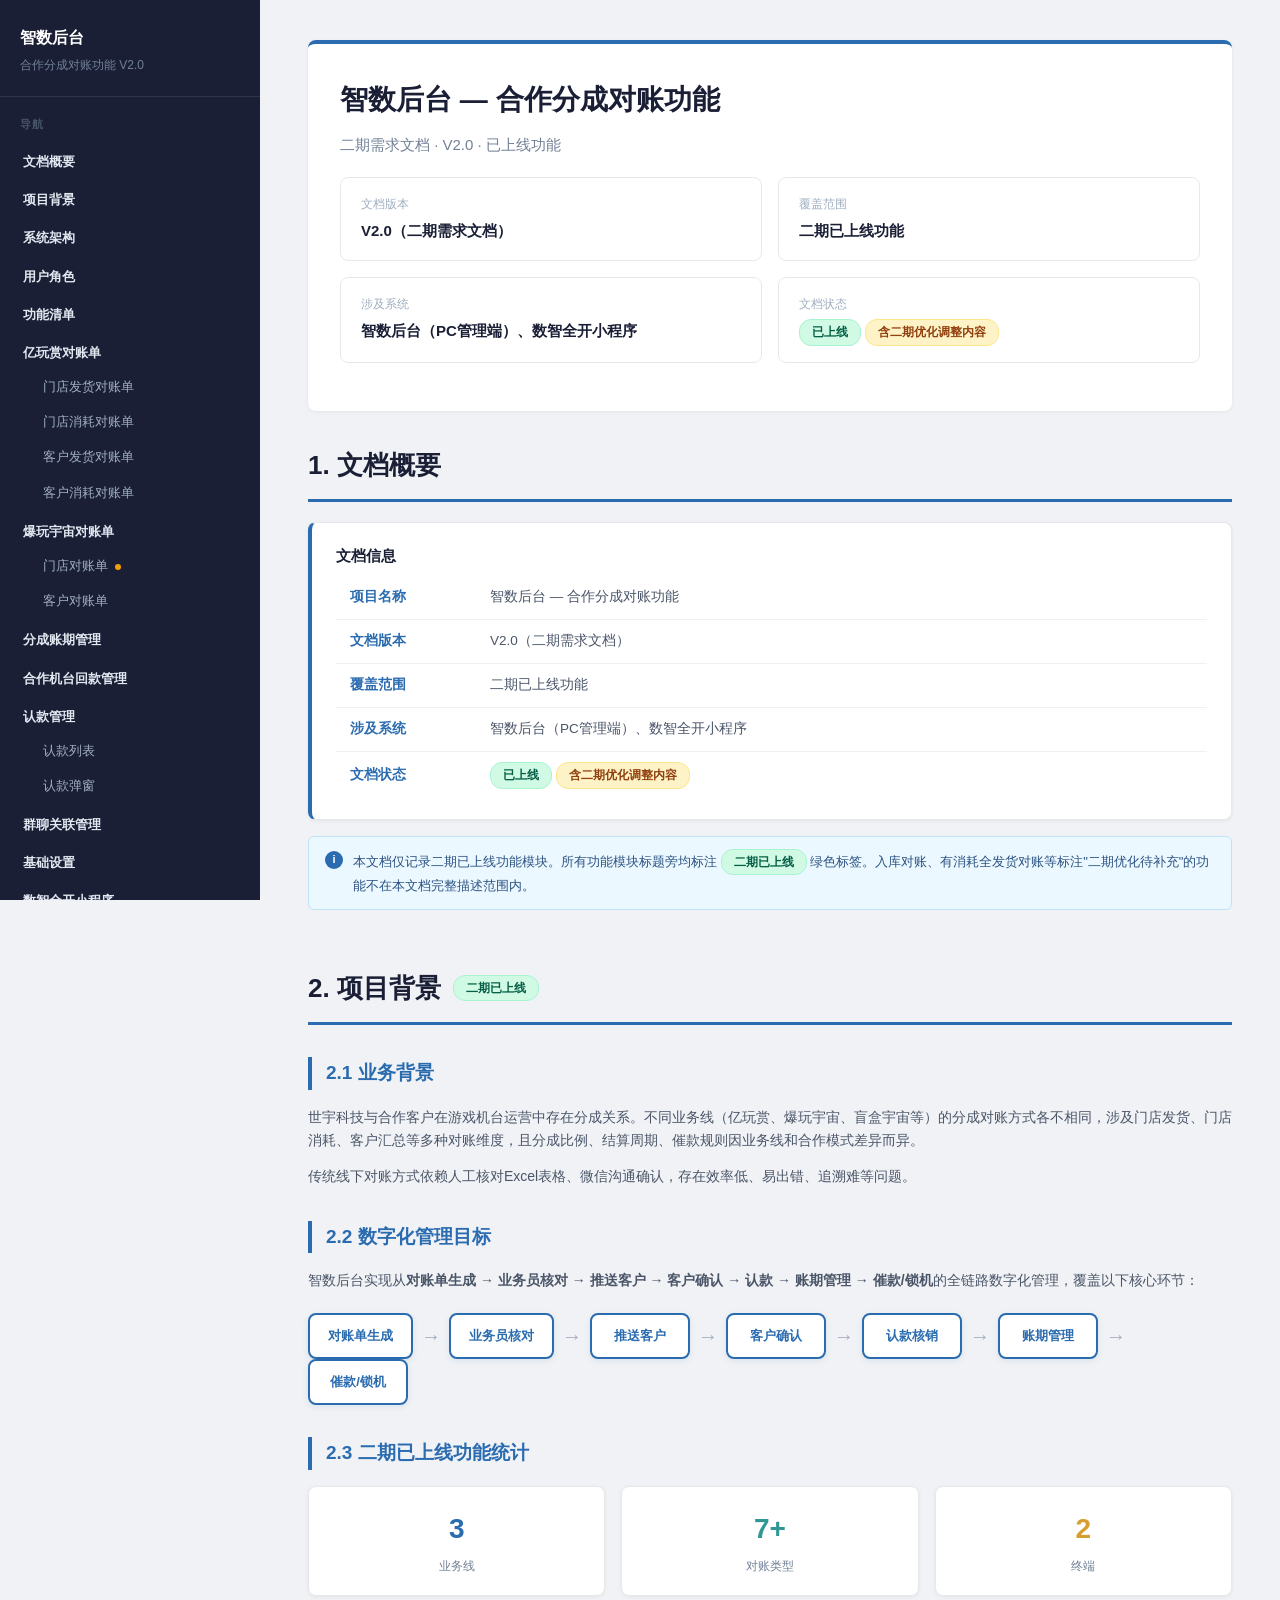
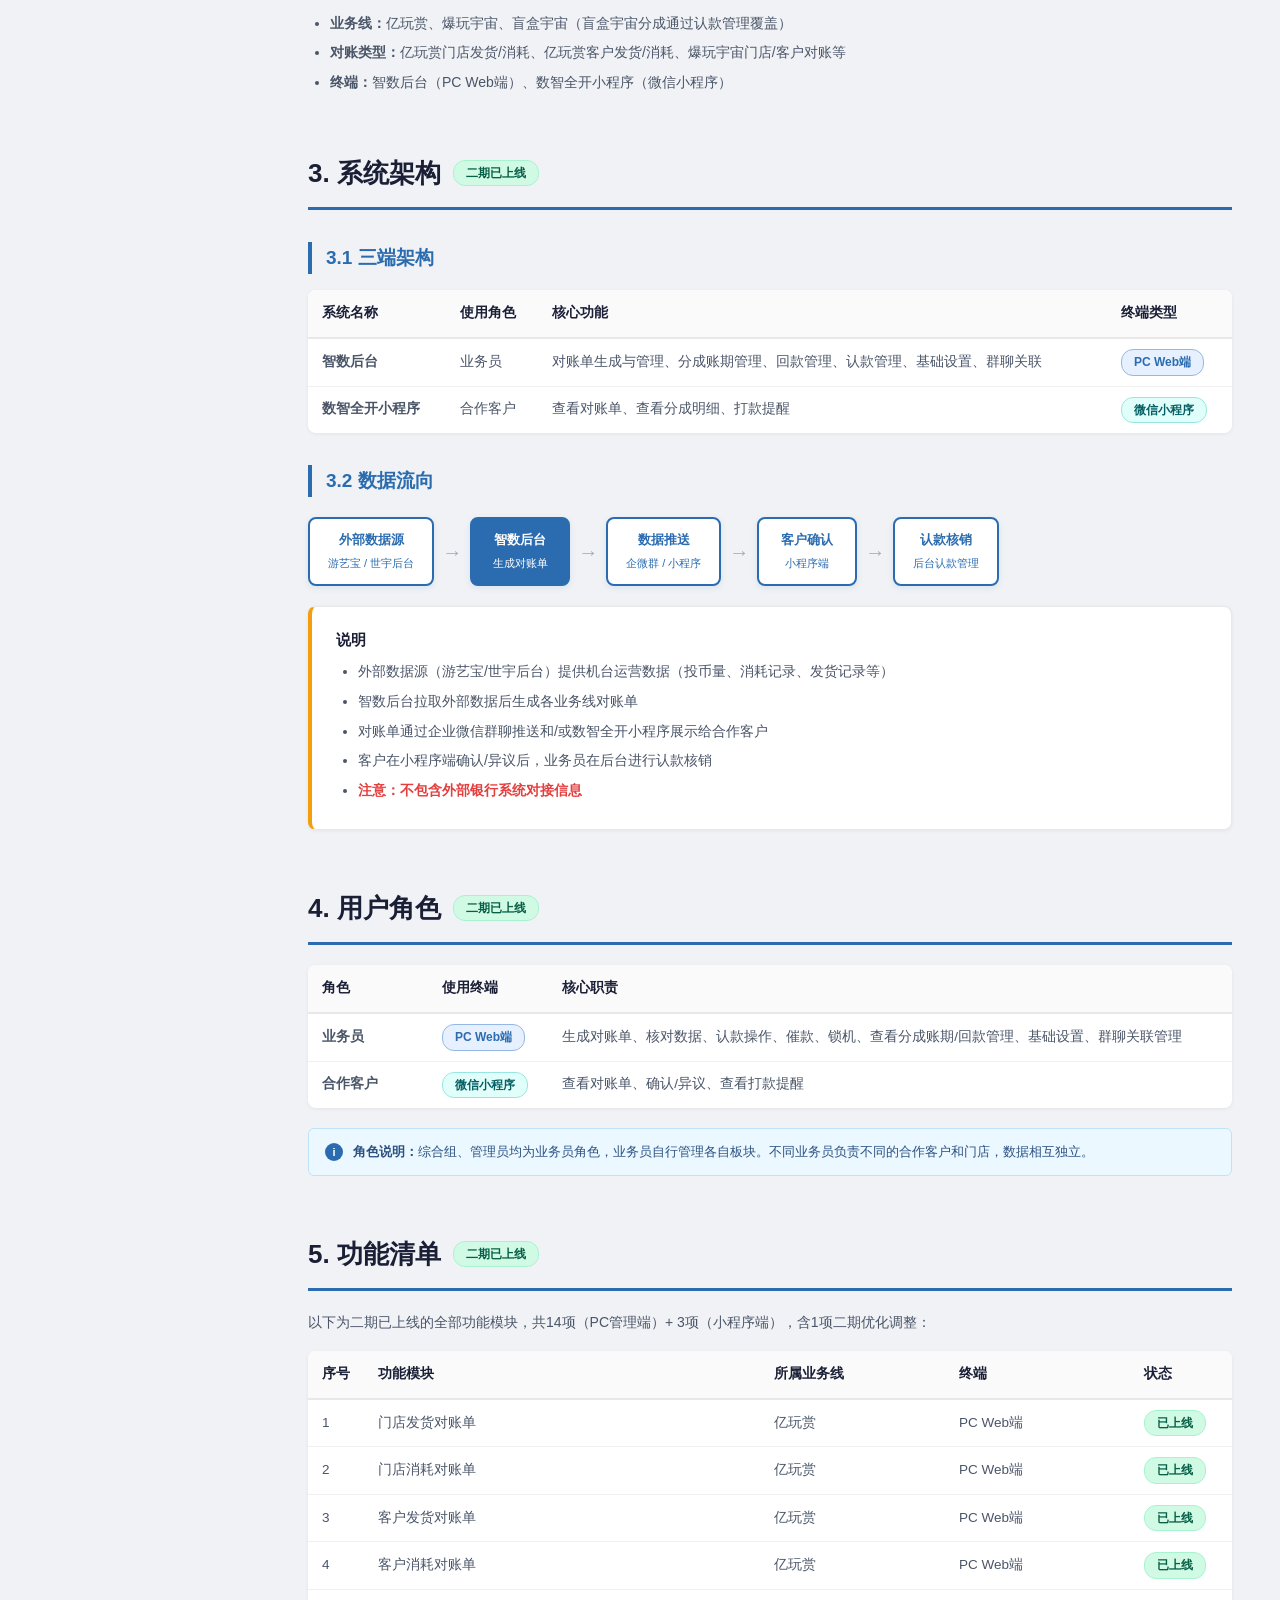
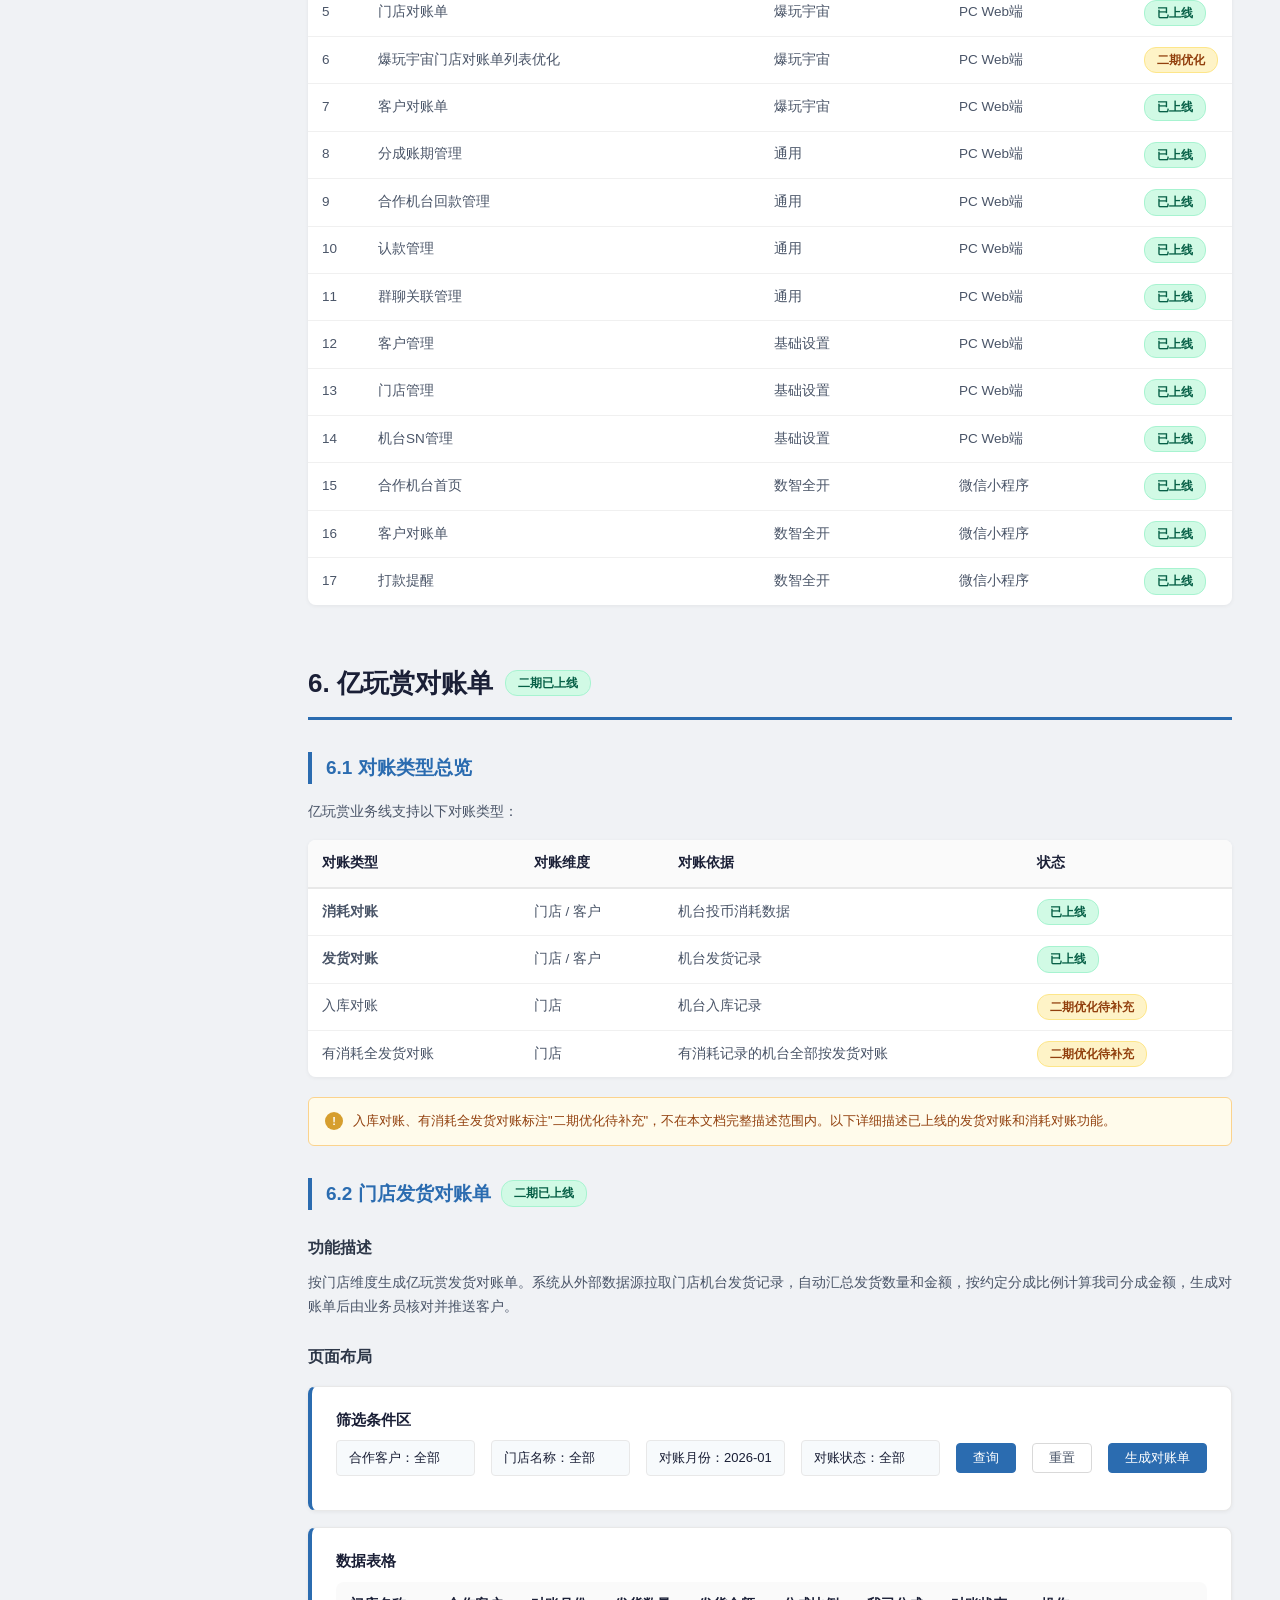
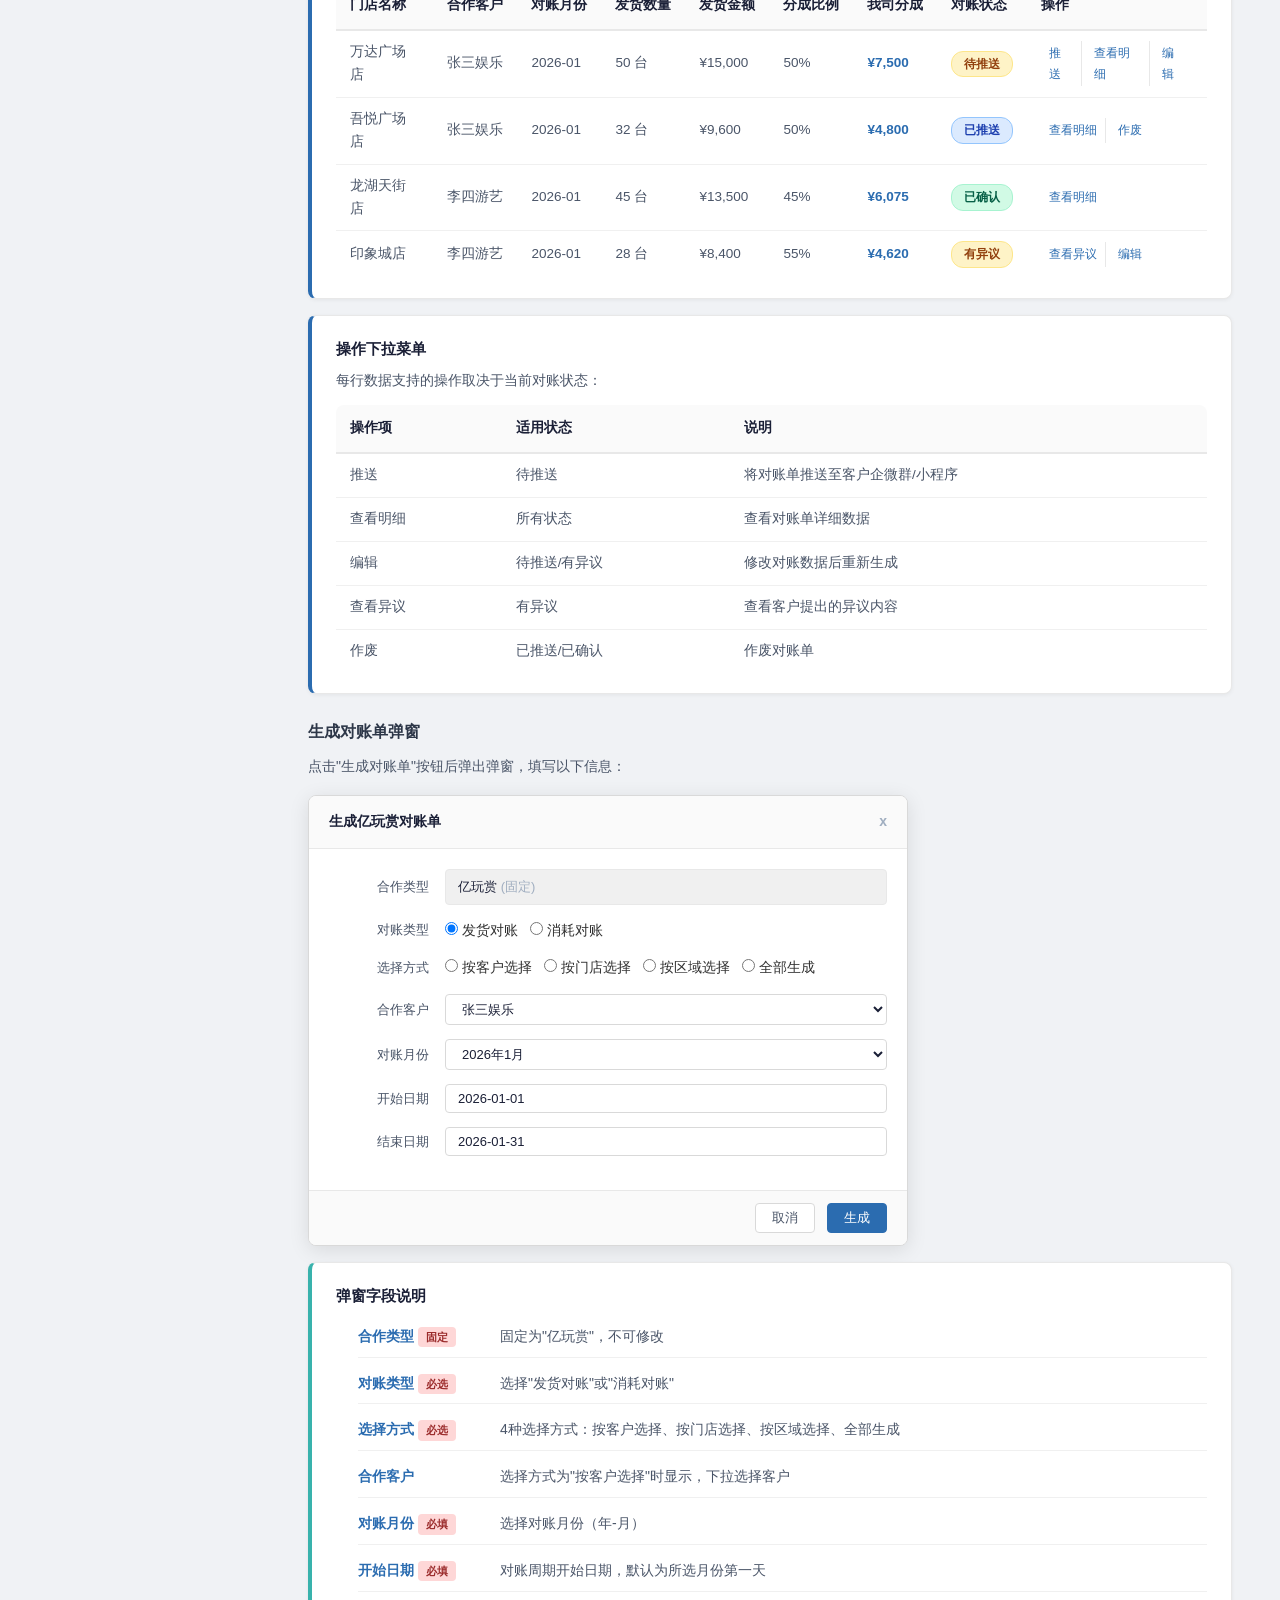
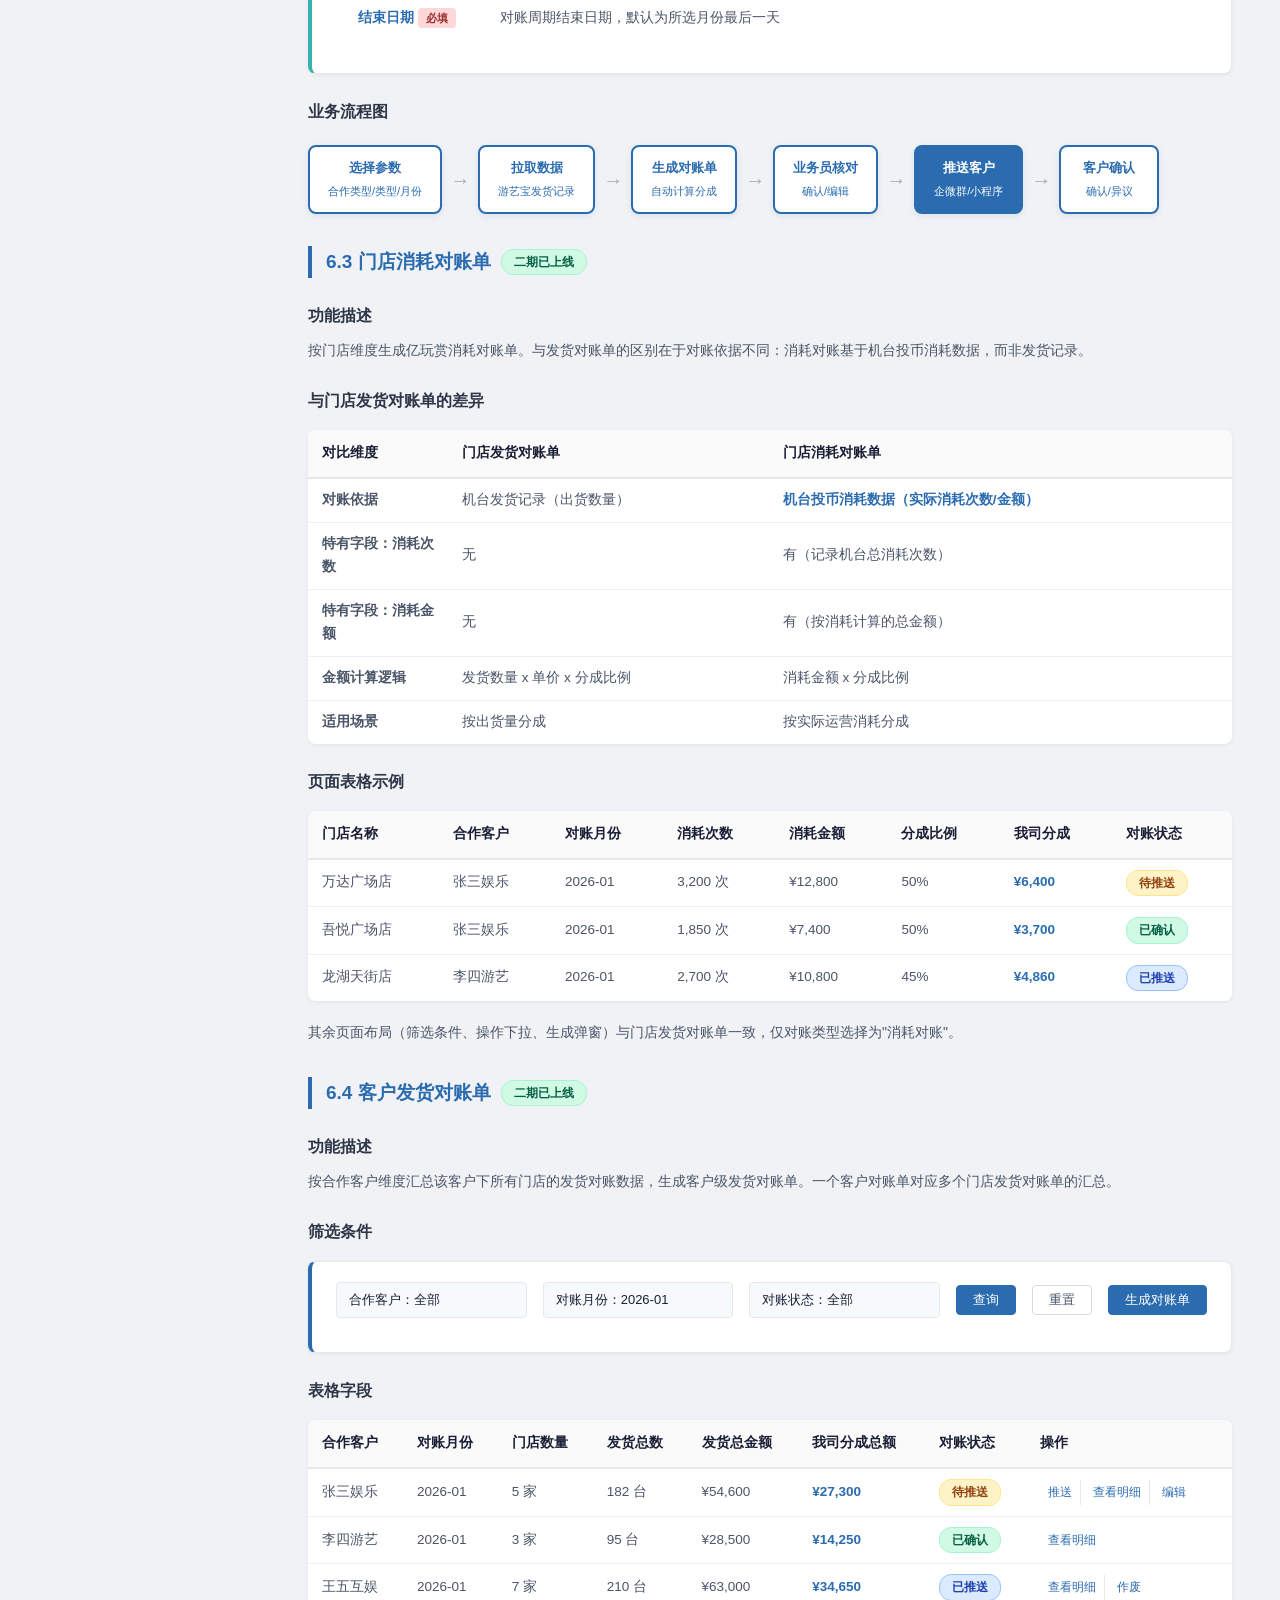
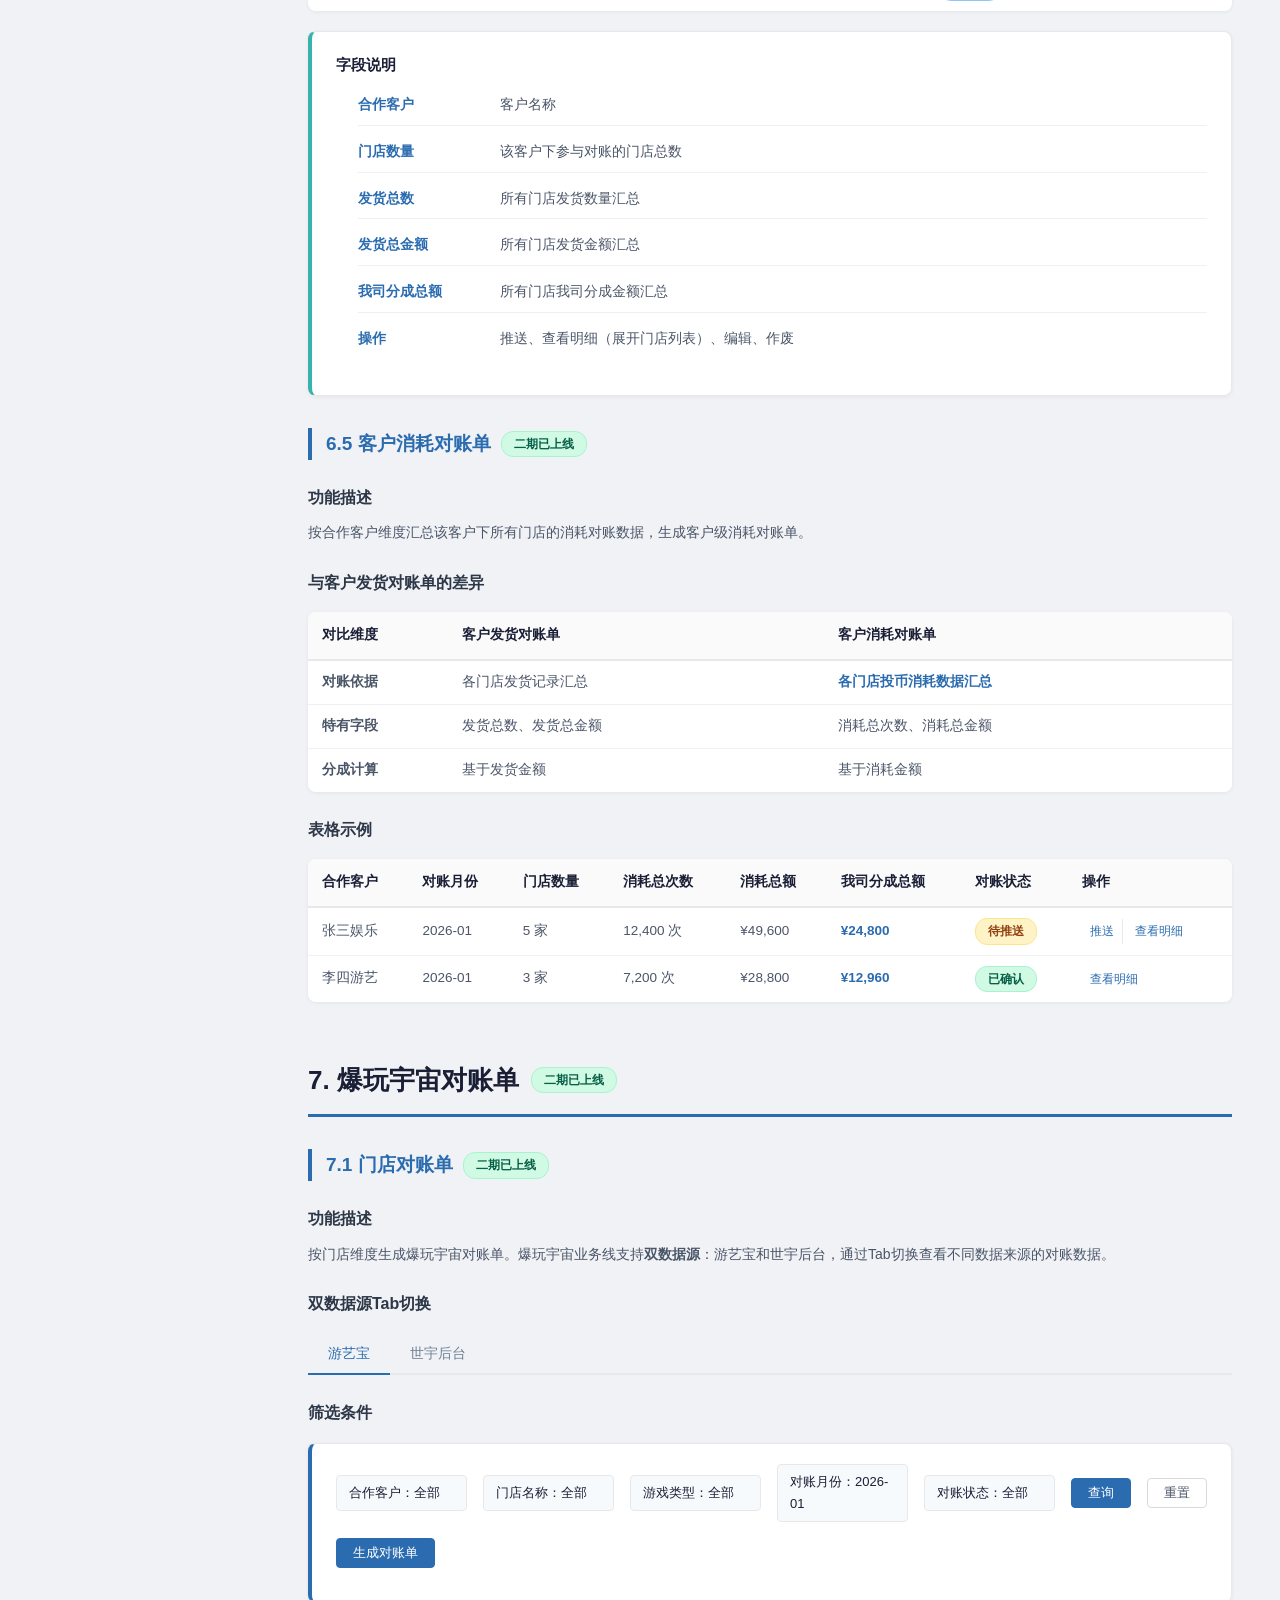
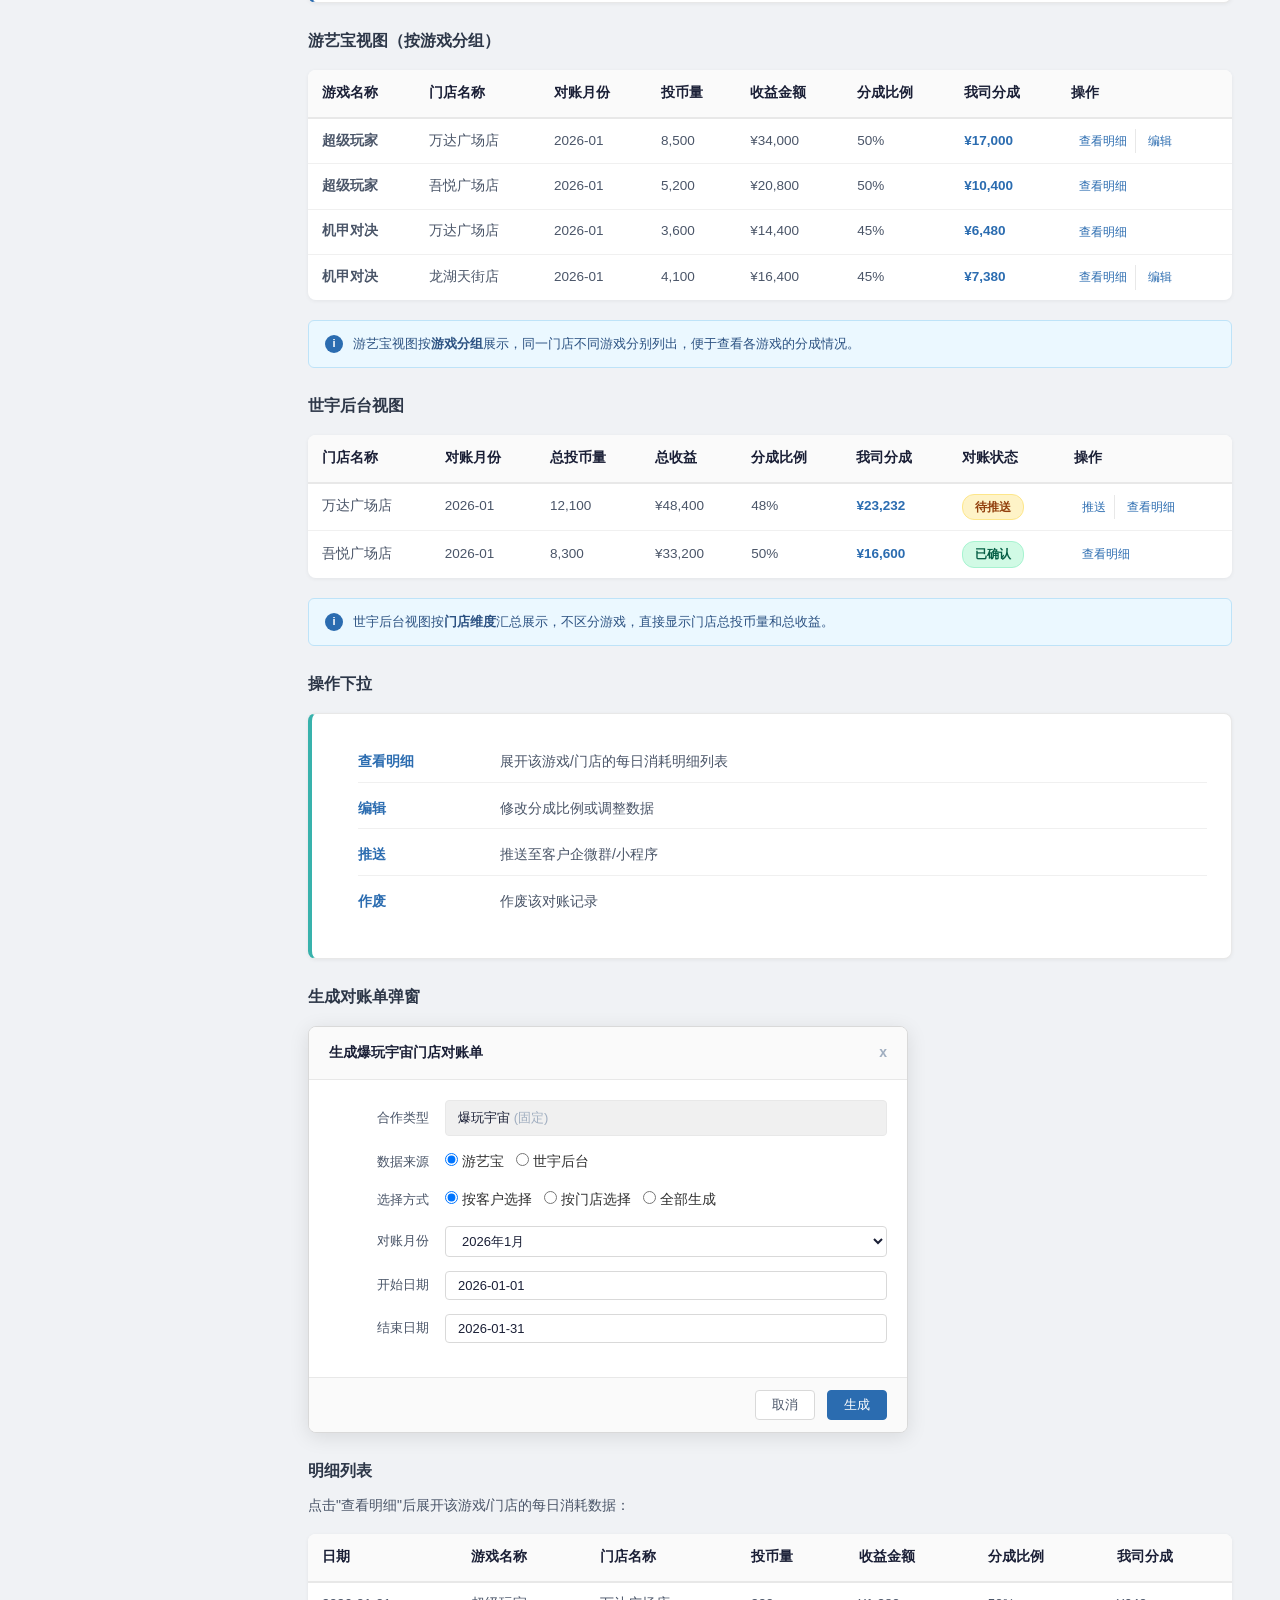
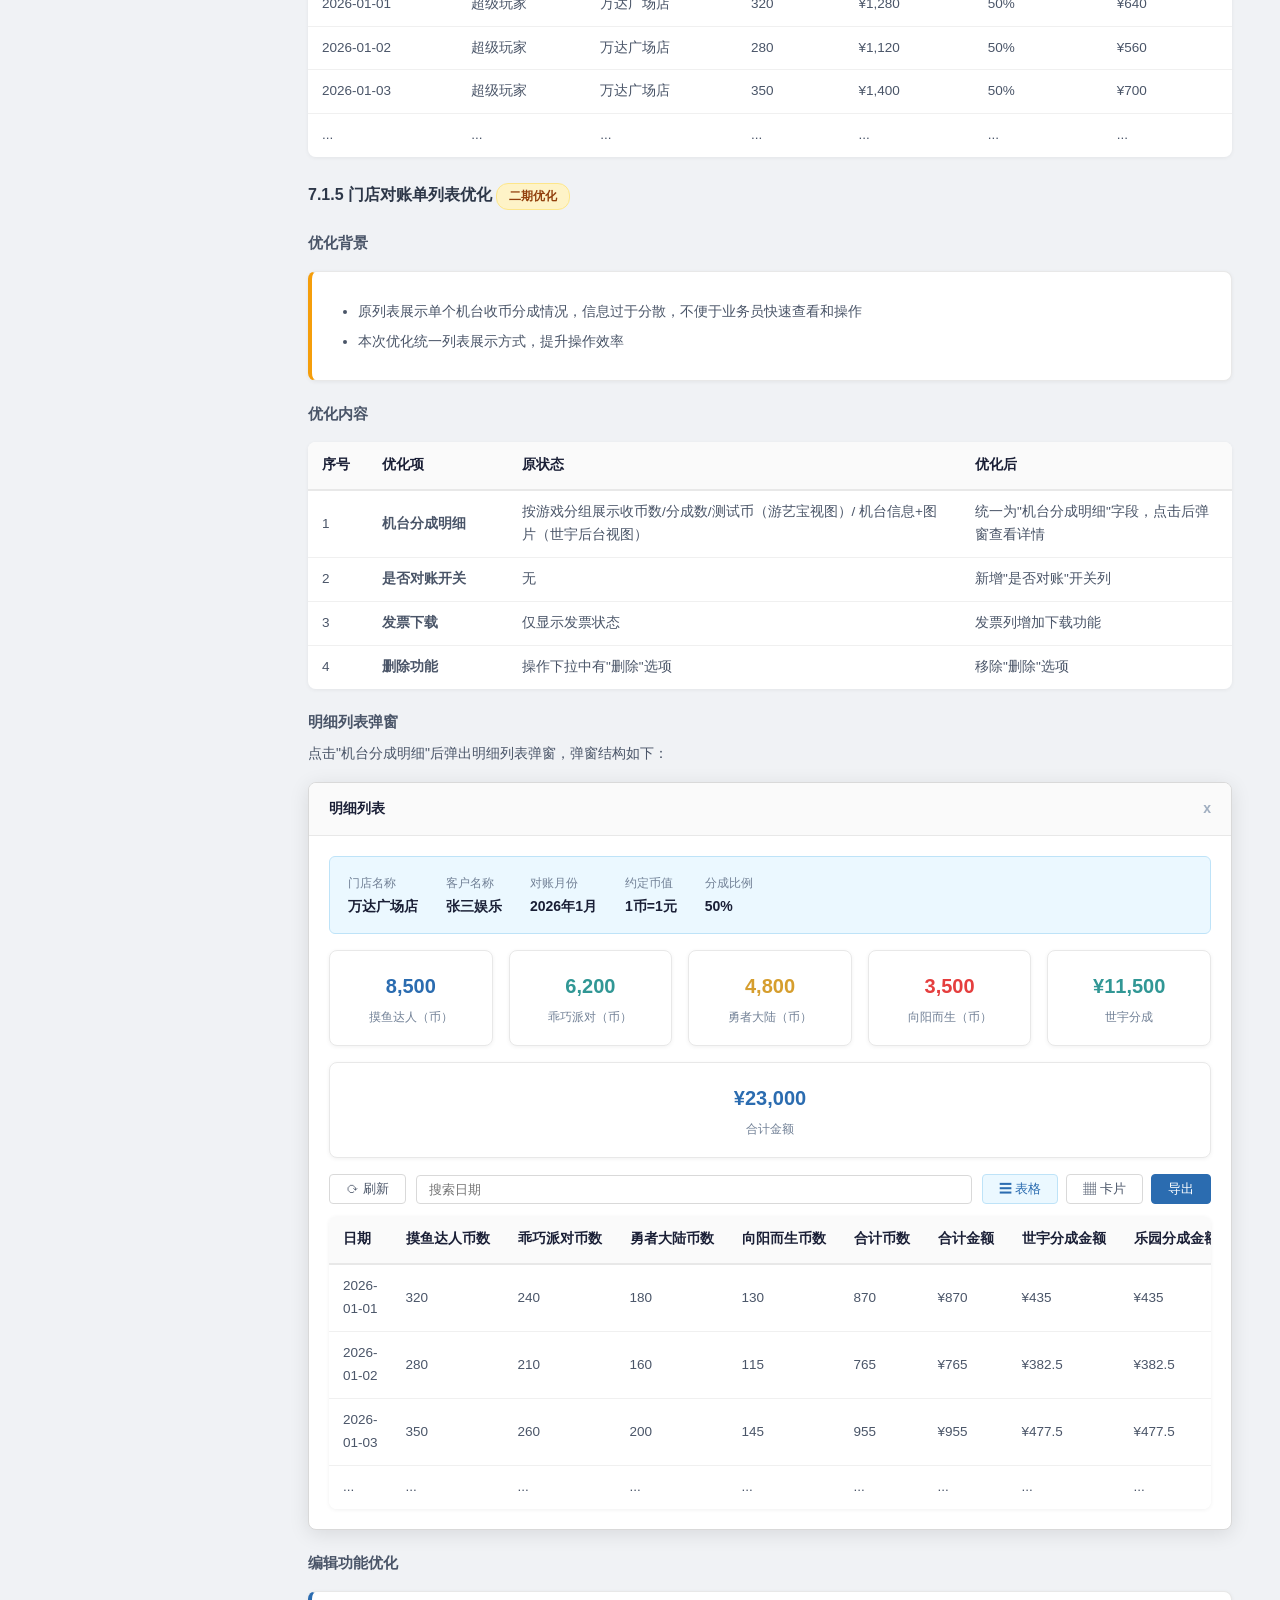
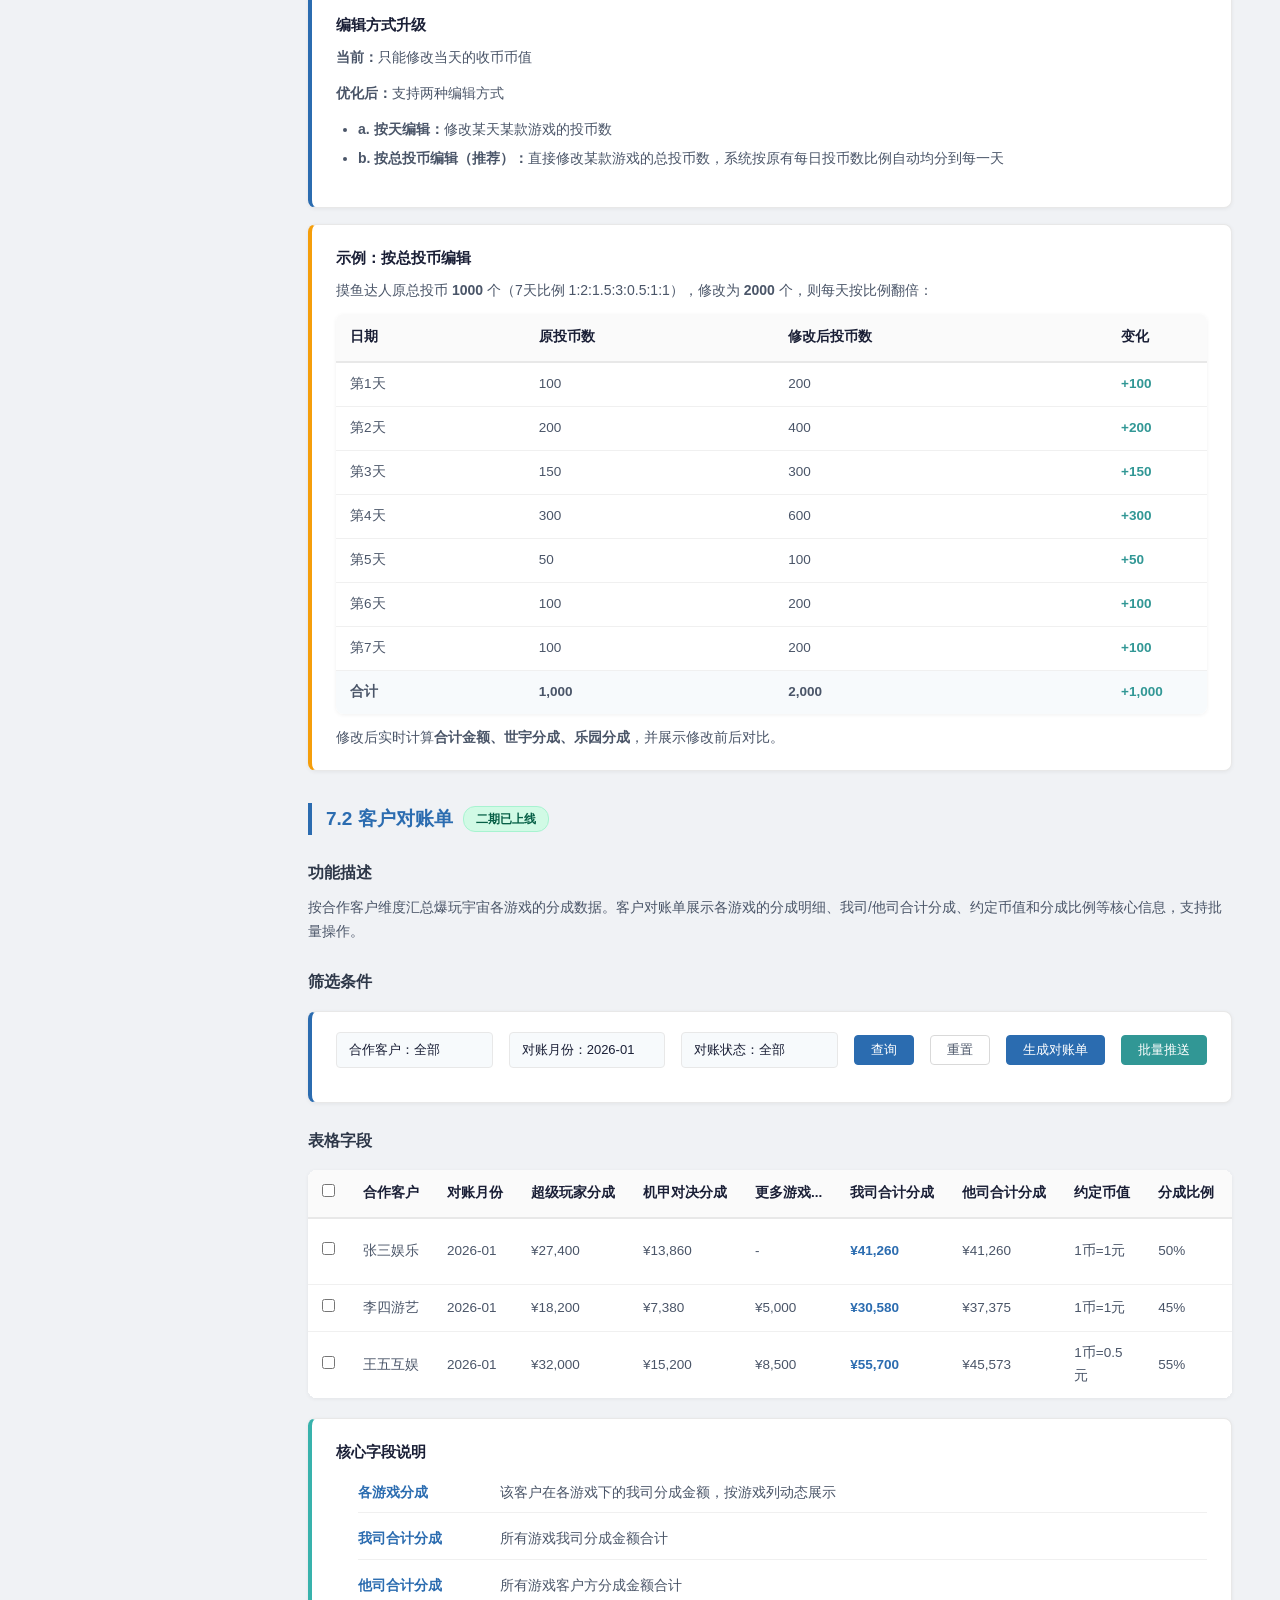
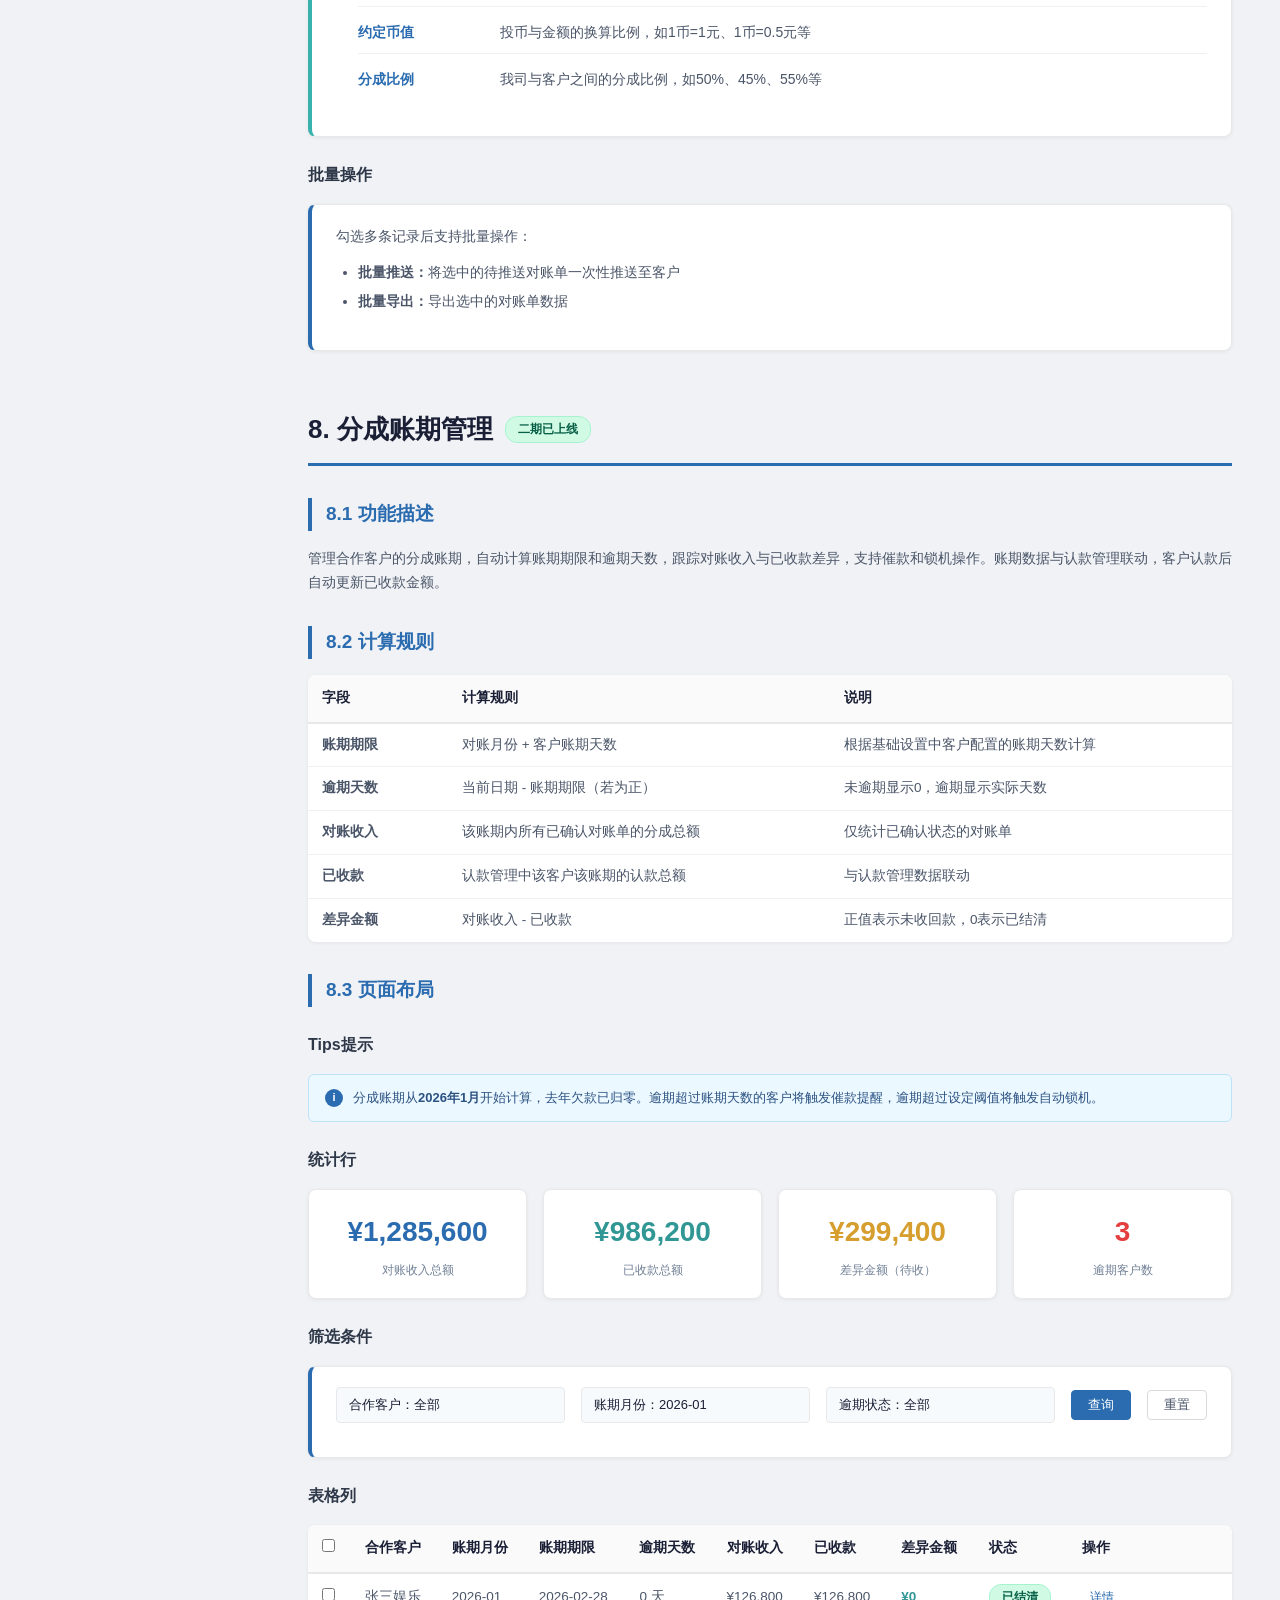
<file: 二期需求文档-合作分成对账功能.html>
<!DOCTYPE html>
<html lang="zh-CN">
<head>
<meta charset="UTF-8">
<meta name="viewport" content="width=device-width, initial-scale=1.0">
<title>智数后台 - 合作分成对账功能 二期需求文档 V2.0</title>
<style>
  * { margin: 0; padding: 0; box-sizing: border-box; }

  body {
    font-family: "Noto Sans CJK SC", "WenQuanYi Micro Hei", "Microsoft YaHei", "PingFang SC", sans-serif;
    background: #f0f2f5;
    color: #303030;
    font-size: 14px;
    line-height: 1.7;
    -webkit-font-smoothing: antialiased;
  }

  /* ========== 布局 ========== */
  .layout { display: flex; min-height: 100vh; }

  /* ========== 侧边栏 ========== */
  .sidebar {
    width: 260px;
    background: #1a1f36;
    color: #a0aec0;
    position: fixed;
    top: 0; left: 0; bottom: 0;
    overflow-y: auto;
    z-index: 100;
    padding: 0 0 40px 0;
    transition: transform 0.3s;
  }
  .sidebar::-webkit-scrollbar { width: 4px; }
  .sidebar::-webkit-scrollbar-thumb { background: #2d3748; border-radius: 2px; }

  .sidebar-header {
    padding: 24px 20px 20px;
    border-bottom: 1px solid #2d3748;
  }
  .sidebar-header .logo {
    font-size: 16px; font-weight: 700; color: #fff; margin-bottom: 4px;
  }
  .sidebar-header .version {
    font-size: 12px; color: #718096;
  }

  .sidebar-title {
    font-size: 11px; text-transform: uppercase; letter-spacing: 1px;
    color: #4a5568; padding: 18px 20px 8px; font-weight: 600;
  }

  .sidebar a {
    display: block;
    color: #a0aec0;
    text-decoration: none;
    padding: 7px 20px 7px 36px;
    font-size: 13px;
    transition: all 0.2s;
    border-left: 3px solid transparent;
  }
  .sidebar a:hover {
    color: #fff;
    background: #2d3748;
    border-left-color: #2b6cb0;
  }
  .sidebar a.lvl1 {
    padding-left: 20px;
    font-weight: 600;
    color: #e2e8f0;
    padding-top: 10px;
    padding-bottom: 6px;
  }
  .sidebar a.lvl2 {
    padding-left: 40px;
    font-size: 12.5px;
  }
  .sidebar a.active {
    color: #fff;
    background: #2d3748;
    border-left-color: #38b2ac;
  }

  /* ========== 内容区 ========== */
  .content {
    flex: 1;
    margin-left: 260px;
    padding: 40px 48px 80px;
    max-width: calc(100% - 260px);
  }

  /* ========== 通用组件 ========== */
  .section { margin-bottom: 56px; scroll-margin-top: 20px; }
  .section h2 {
    font-size: 26px; font-weight: 700; color: #1a1f36;
    margin-bottom: 20px; padding-bottom: 12px;
    border-bottom: 3px solid #2b6cb0;
    display: flex; align-items: center; gap: 12px;
    flex-wrap: wrap;
  }
  .section h3 {
    font-size: 19px; font-weight: 600; color: #2b6cb0;
    margin: 32px 0 16px; padding-left: 14px;
    border-left: 4px solid #2b6cb0;
    display: flex; align-items: center; gap: 10px; flex-wrap: wrap;
  }
  .section h4 {
    font-size: 16px; font-weight: 600; color: #2d3748;
    margin: 24px 0 10px;
  }
  .section h5 {
    font-size: 15px; font-weight: 600; color: #4a5568;
    margin: 20px 0 8px;
  }
  .section p { margin-bottom: 12px; color: #4a5568; }
  .section ul, .section ol { margin: 8px 0 16px 22px; color: #4a5568; }
  .section li { margin-bottom: 6px; }

  /* ========== 徽章 ========== */
  .badge {
    display: inline-flex; align-items: center;
    padding: 2px 12px; border-radius: 12px;
    font-size: 12px; font-weight: 600;
    white-space: nowrap;
  }
  .badge-done {
    background: #d1fae5; color: #065f46;
    border: 1px solid #a7f3d0;
  }
  .badge-pending {
    background: #fef3c7; color: #92400e;
    border: 1px solid #fde68a;
  }
  .badge-info {
    background: #dbeafe; color: #1e40af;
    border: 1px solid #93c5fd;
  }
  .badge-blue {
    background: #e6f0ff; color: #2b6cb0;
    border: 1px solid #93b8e8;
  }
  .badge-teal {
    background: #e0fffa; color: #065f65;
    border: 1px solid #99e6e0;
  }
  .badge-optimize {
    background: #fef3c7; color: #92400e;
    border: 1px solid #fde68a;
  }

  /* ========== 表格 ========== */
  .table-wrap {
    overflow-x: auto;
    margin: 16px 0 20px;
    border-radius: 8px;
    box-shadow: 0 1px 4px rgba(0,0,0,0.06);
  }
  table {
    width: 100%; border-collapse: collapse;
    background: #fff; font-size: 13.5px;
  }
  thead { background: #fafafa; }
  thead th {
    padding: 12px 14px; text-align: left;
    font-weight: 600; color: #1a1f36;
    border-bottom: 2px solid #e8e8e8;
    white-space: nowrap;
  }
  tbody td {
    padding: 10px 14px;
    border-bottom: 1px solid #f0f0f0;
    color: #4a5568;
  }
  tbody tr:hover { background: #f7fafc; }
  tbody tr:last-child td { border-bottom: none; }

  /* ========== 卡片 ========== */
  .card {
    background: #fff; border-radius: 8px;
    padding: 20px 24px; margin: 16px 0;
    box-shadow: 0 1px 4px rgba(0,0,0,0.06);
    border: 1px solid #e8e8e8;
  }
  .card-blue {
    border-left: 4px solid #2b6cb0;
  }
  .card-teal {
    border-left: 4px solid #38b2ac;
  }
  .card-amber {
    border-left: 4px solid #f59e0b;
  }
  .card-title {
    font-weight: 600; color: #1a1f36; margin-bottom: 8px; font-size: 15px;
  }

  /* ========== 统计卡片 ========== */
  .stat-row {
    display: flex; gap: 16px; margin: 16px 0; flex-wrap: wrap;
  }
  .stat-card {
    flex: 1; min-width: 160px;
    background: #fff; border-radius: 8px;
    padding: 18px 20px;
    box-shadow: 0 1px 4px rgba(0,0,0,0.06);
    border: 1px solid #e8e8e8;
    text-align: center;
  }
  .stat-card .stat-value {
    font-size: 28px; font-weight: 700; color: #2b6cb0;
    margin-bottom: 4px;
  }
  .stat-card .stat-label {
    font-size: 12px; color: #718096;
  }
  .stat-card.teal .stat-value { color: #319795; }
  .stat-card.amber .stat-value { color: #d69e2e; }
  .stat-card.red .stat-value { color: #e53e3e; }

  /* ========== 提示框 ========== */
  .tips {
    background: #ebf8ff; border: 1px solid #bee3f8;
    border-radius: 6px; padding: 12px 16px;
    margin: 16px 0; display: flex; gap: 10px;
    align-items: flex-start;
  }
  .tips-icon {
    width: 18px; height: 18px; flex-shrink: 0;
    background: #2b6cb0; border-radius: 50%;
    color: #fff; font-size: 11px; font-weight: 700;
    display: flex; align-items: center; justify-content: center;
    margin-top: 2px;
  }
  .tips-content { font-size: 13px; color: #2c5282; }
  .tips-warn {
    background: #fffbeb; border-color: #fbd38d;
  }
  .tips-warn .tips-icon { background: #d69e2e; }
  .tips-warn .tips-content { color: #92400e; }

  /* ========== 流程图 ========== */
  .flow {
    display: flex; align-items: center; gap: 0;
    margin: 20px 0; flex-wrap: wrap;
  }
  .flow-node {
    background: #fff; border: 2px solid #2b6cb0;
    border-radius: 8px; padding: 10px 18px;
    font-size: 13px; font-weight: 600; color: #2b6cb0;
    text-align: center; min-width: 100px;
    box-shadow: 0 2px 6px rgba(43,108,176,0.1);
  }
  .flow-arrow {
    color: #a0aec0; font-size: 20px; padding: 0 8px; font-weight: 700;
  }
  .flow-node.active {
    background: #2b6cb0; color: #fff;
  }

  /* ========== 字段列表 ========== */
  .field-list {
    margin: 12px 0; padding: 0; list-style: none;
  }
  .field-list li {
    padding: 8px 0; border-bottom: 1px solid #f0f0f0;
    display: flex; gap: 12px; align-items: flex-start;
  }
  .field-list li:last-child { border-bottom: none; }
  .field-name {
    font-weight: 600; color: #2b6cb0; min-width: 130px; flex-shrink: 0;
  }
  .field-desc { color: #4a5568; }
  .field-tag {
    display: inline-block; padding: 1px 8px; border-radius: 4px;
    font-size: 11px; font-weight: 600; margin-left: 4px;
  }
  .field-tag-required { background: #fed7d7; color: #9b2c2c; }

  /* ========== 弹窗 ========== */
  .modal-demo {
    background: #fff; border: 1px solid #d9d9d9;
    border-radius: 8px; overflow: hidden;
    margin: 16px 0; box-shadow: 0 4px 20px rgba(0,0,0,0.1);
    max-width: 600px;
  }
  .modal-demo-header {
    background: #fafafa; border-bottom: 1px solid #e8e8e8;
    padding: 14px 20px; font-weight: 600; color: #1a1f36;
    display: flex; justify-content: space-between; align-items: center;
  }
  .modal-demo-body { padding: 20px; }
  .modal-demo-footer {
    border-top: 1px solid #e8e8e8; padding: 12px 20px;
    text-align: right; background: #fafafa;
  }

  .form-row {
    display: flex; gap: 16px; margin-bottom: 14px; align-items: center;
  }
  .form-label {
    width: 100px; font-size: 13px; color: #4a5568;
    text-align: right; flex-shrink: 0;
  }
  .form-value {
    flex: 1; font-size: 13px; color: #1a1f36;
    padding: 6px 12px; background: #f7fafc;
    border: 1px solid #e8e8e8; border-radius: 4px;
  }
  .form-input {
    flex: 1; font-size: 13px; color: #1a1f36;
    padding: 6px 12px; background: #fff;
    border: 1px solid #d9d9d9; border-radius: 4px;
  }

  .btn {
    display: inline-block; padding: 5px 16px; border-radius: 4px;
    font-size: 13px; font-weight: 500; cursor: pointer;
    border: 1px solid transparent; transition: all 0.2s;
  }
  .btn-primary { background: #2b6cb0; color: #fff; border-color: #2b6cb0; }
  .btn-default { background: #fff; color: #4a5568; border-color: #d9d9d9; }
  .btn-teal { background: #319795; color: #fff; border-color: #319795; }
  .btn-link { color: #2b6cb0; background: none; border: none; padding: 0; }

  /* ========== 操作下拉 ========== */
  .dropdown-demo {
    display: inline-flex; gap: 4px; align-items: center;
  }
  .dropdown-demo .dd-item {
    font-size: 12px; color: #2b6cb0; padding: 2px 8px;
    border-right: 1px solid #e8e8e8;
  }
  .dropdown-demo .dd-item:last-child { border-right: none; }

  /* ========== 标签页 ========== */
  .tab-bar {
    display: flex; gap: 0; border-bottom: 2px solid #e8e8e8;
    margin: 16px 0;
  }
  .tab-item {
    padding: 8px 20px; font-size: 14px; font-weight: 500;
    color: #718096; cursor: pointer; border-bottom: 2px solid transparent;
    margin-bottom: -2px;
  }
  .tab-item.active {
    color: #2b6cb0; border-bottom-color: #2b6cb0;
  }

  /* ========== 小程序 ========== */
  .phone-frame {
    width: 280px; background: #f7f7f7; border-radius: 24px;
    border: 8px solid #1a1f36; padding: 12px;
    margin: 16px auto; overflow: hidden;
    box-shadow: 0 6px 24px rgba(0,0,0,0.15);
  }
  .phone-screen {
    background: #f0f2f5; border-radius: 16px;
    overflow: hidden; min-height: 400px;
  }
  .phone-header {
    background: #2b6cb0; color: #fff; padding: 14px 12px;
    font-size: 14px; font-weight: 600; text-align: center;
  }
  .phone-card {
    background: #fff; border-radius: 8px; margin: 10px;
    padding: 14px; box-shadow: 0 1px 3px rgba(0,0,0,0.06);
  }
  .phone-entry {
    display: flex; align-items: center; gap: 10px; padding: 10px 0;
    border-bottom: 1px solid #f0f0f0;
  }
  .phone-entry:last-child { border-bottom: none; }
  .phone-entry-icon {
    width: 36px; height: 36px; border-radius: 8px;
    display: flex; align-items: center; justify-content: center;
    font-size: 18px; color: #fff; font-weight: 700; flex-shrink: 0;
  }
  .phone-entry-text { font-size: 13px; color: #1a1f36; font-weight: 500; }

  /* ========== 概要信息 ========== */
  .info-grid {
    display: grid; grid-template-columns: 1fr 1fr; gap: 16px;
    margin: 16px 0;
  }
  .info-item {
    background: #fff; border-radius: 8px; padding: 16px 20px;
    border: 1px solid #e8e8e8; display: flex; flex-direction: column; gap: 4px;
  }
  .info-item .label { font-size: 12px; color: #a0aec0; }
  .info-item .value { font-size: 15px; font-weight: 600; color: #1a1f36; }

  .pill {
    display: inline-block; padding: 2px 10px; border-radius: 12px;
    font-size: 12px; font-weight: 500; margin: 2px;
  }

  /* ========== 目录锚点 ========== */
  :target { scroll-margin-top: 20px; }

  /* ========== 杂项 ========== */
  .highlight { color: #2b6cb0; font-weight: 600; }
  .text-teal { color: #319795; font-weight: 600; }
  .text-red { color: #e53e3e; font-weight: 600; }
  .text-muted { color: #a0aec0; }
  .nowrap { white-space: nowrap; }
  .code-inline {
    background: #edf2f7; padding: 1px 6px; border-radius: 3px;
    font-family: "Courier New", monospace; font-size: 13px; color: #d53f8c;
  }

  hr.divider {
    border: none; border-top: 1px dashed #d9d9d9; margin: 32px 0;
  }

  .sub-nav {
    display: flex; gap: 8px; flex-wrap: wrap; margin: 16px 0;
  }
  .sub-nav a {
    font-size: 13px; color: #2b6cb0; text-decoration: none;
    padding: 4px 12px; background: #ebf8ff; border-radius: 16px;
    border: 1px solid #bee3f8;
  }
  .sub-nav a:hover { background: #2b6cb0; color: #fff; }

  .doc-header {
    background: #fff; border-radius: 8px; padding: 32px;
    margin-bottom: 32px; box-shadow: 0 1px 4px rgba(0,0,0,0.06);
    border-top: 4px solid #2b6cb0;
  }
  .doc-header h1 {
    font-size: 28px; color: #1a1f36; margin-bottom: 8px;
  }
  .doc-header .subtitle { font-size: 15px; color: #718096; margin-bottom: 20px; }

  .anchor-offset { display: block; position: relative; top: -20px; visibility: hidden; }
</style>
</head>
<body>
<div class="layout">

<!-- ============ 侧边栏 ============ -->
<aside class="sidebar">
  <div class="sidebar-header">
    <div class="logo">智数后台</div>
    <div class="version">合作分成对账功能 V2.0</div>
  </div>
  <div class="sidebar-title">导航</div>
  <a href="#sec-summary" class="lvl1">文档概要</a>
  <a href="#sec-bg" class="lvl1">项目背景</a>
  <a href="#sec-arch" class="lvl1">系统架构</a>
  <a href="#sec-role" class="lvl1">用户角色</a>
  <a href="#sec-list" class="lvl1">功能清单</a>
  <a href="#sec-yws" class="lvl1">亿玩赏对账单</a>
  <a href="#sec-yws-store-ship" class="lvl2">门店发货对账单</a>
  <a href="#sec-yws-store-consume" class="lvl2">门店消耗对账单</a>
  <a href="#sec-yws-cust-ship" class="lvl2">客户发货对账单</a>
  <a href="#sec-yws-cust-consume" class="lvl2">客户消耗对账单</a>
  <a href="#sec-bwyz" class="lvl1">爆玩宇宙对账单</a>
  <a href="#sec-bwyz-store" class="lvl2">门店对账单 <span style="display:inline-block;width:6px;height:6px;background:#f59e0b;border-radius:50%;margin-left:4px;vertical-align:middle;" title="含二期优化"></span></a>
  <a href="#sec-bwyz-cust" class="lvl2">客户对账单</a>
  <a href="#sec-period" class="lvl1">分成账期管理</a>
  <a href="#sec-payback" class="lvl1">合作机台回款管理</a>
  <a href="#sec-confirm" class="lvl1">认款管理</a>
  <a href="#sec-confirm-list" class="lvl2">认款列表</a>
  <a href="#sec-confirm-modal" class="lvl2">认款弹窗</a>
  <a href="#sec-chat" class="lvl1">群聊关联管理</a>
  <a href="#sec-base" class="lvl1">基础设置</a>
  <a href="#sec-mini" class="lvl1">数智全开小程序</a>
  <a href="#sec-mini-home" class="lvl2">合作机台首页</a>
  <a href="#sec-mini-cust" class="lvl2">客户对账单</a>
  <a href="#sec-mini-remind" class="lvl2">打款提醒</a>
</aside>

<!-- ============ 内容区 ============ -->
<main class="content">

<!-- ===== 文档头部 ===== -->
<div class="doc-header">
  <h1>智数后台 — 合作分成对账功能</h1>
  <div class="subtitle">二期需求文档 · V2.0 · 已上线功能</div>
  <div class="info-grid">
    <div class="info-item"><span class="label">文档版本</span><span class="value">V2.0（二期需求文档）</span></div>
    <div class="info-item"><span class="label">覆盖范围</span><span class="value">二期已上线功能</span></div>
    <div class="info-item"><span class="label">涉及系统</span><span class="value">智数后台（PC管理端）、数智全开小程序</span></div>
    <div class="info-item"><span class="label">文档状态</span><span class="value"><span class="badge badge-done">已上线</span> <span class="badge badge-optimize">含二期优化调整内容</span></span></div>
  </div>
</div>

<!-- ===== 1. 文档概要 ===== -->
<div class="section" id="sec-summary">
  <span class="anchor-offset" id="sec-summary"></span>
  <h2>1. 文档概要</h2>
  <div class="card card-blue">
    <div class="card-title">文档信息</div>
    <table>
      <tbody>
        <tr><td style="width:140px;font-weight:600;color:#2b6cb0;">项目名称</td><td>智数后台 — 合作分成对账功能</td></tr>
        <tr><td style="font-weight:600;color:#2b6cb0;">文档版本</td><td>V2.0（二期需求文档）</td></tr>
        <tr><td style="font-weight:600;color:#2b6cb0;">覆盖范围</td><td>二期已上线功能</td></tr>
        <tr><td style="font-weight:600;color:#2b6cb0;">涉及系统</td><td>智数后台（PC管理端）、数智全开小程序</td></tr>
        <tr><td style="font-weight:600;color:#2b6cb0;">文档状态</td><td><span class="badge badge-done">已上线</span> <span class="badge badge-optimize">含二期优化调整内容</span></td></tr>
      </tbody>
    </table>
  </div>
  <div class="tips">
    <div class="tips-icon">i</div>
    <div class="tips-content">本文档仅记录二期已上线功能模块。所有功能模块标题旁均标注 <span class="badge badge-done">二期已上线</span> 绿色标签。入库对账、有消耗全发货对账等标注"二期优化待补充"的功能不在本文档完整描述范围内。</div>
  </div>
</div>

<!-- ===== 2. 项目背景 ===== -->
<div class="section" id="sec-bg">
  <h2>2. 项目背景 <span class="badge badge-done">二期已上线</span></h2>

  <h3>2.1 业务背景</h3>
  <p>世宇科技与合作客户在游戏机台运营中存在分成关系。不同业务线（亿玩赏、爆玩宇宙、盲盒宇宙等）的分成对账方式各不相同，涉及门店发货、门店消耗、客户汇总等多种对账维度，且分成比例、结算周期、催款规则因业务线和合作模式差异而异。</p>
  <p>传统线下对账方式依赖人工核对Excel表格、微信沟通确认，存在效率低、易出错、追溯难等问题。</p>

  <h3>2.2 数字化管理目标</h3>
  <p>智数后台实现从<strong>对账单生成 → 业务员核对 → 推送客户 → 客户确认 → 认款 → 账期管理 → 催款/锁机</strong>的全链路数字化管理，覆盖以下核心环节：</p>
  <div class="flow">
    <div class="flow-node">对账单生成</div>
    <div class="flow-arrow">&rarr;</div>
    <div class="flow-node">业务员核对</div>
    <div class="flow-arrow">&rarr;</div>
    <div class="flow-node">推送客户</div>
    <div class="flow-arrow">&rarr;</div>
    <div class="flow-node">客户确认</div>
    <div class="flow-arrow">&rarr;</div>
    <div class="flow-node">认款核销</div>
    <div class="flow-arrow">&rarr;</div>
    <div class="flow-node">账期管理</div>
    <div class="flow-arrow">&rarr;</div>
    <div class="flow-node">催款/锁机</div>
  </div>

  <h3>2.3 二期已上线功能统计</h3>
  <div class="stat-row">
    <div class="stat-card"><div class="stat-value">3</div><div class="stat-label">业务线</div></div>
    <div class="stat-card teal"><div class="stat-value">7+</div><div class="stat-label">对账类型</div></div>
    <div class="stat-card amber"><div class="stat-value">2</div><div class="stat-label">终端</div></div>
  </div>
  <ul>
    <li><strong>业务线：</strong>亿玩赏、爆玩宇宙、盲盒宇宙（盲盒宇宙分成通过认款管理覆盖）</li>
    <li><strong>对账类型：</strong>亿玩赏门店发货/消耗、亿玩赏客户发货/消耗、爆玩宇宙门店/客户对账等</li>
    <li><strong>终端：</strong>智数后台（PC Web端）、数智全开小程序（微信小程序）</li>
  </ul>
</div>

<!-- ===== 3. 系统架构 ===== -->
<div class="section" id="sec-arch">
  <h2>3. 系统架构 <span class="badge badge-done">二期已上线</span></h2>

  <h3>3.1 三端架构</h3>
  <div class="table-wrap">
    <table>
      <thead>
        <tr>
          <th>系统名称</th>
          <th>使用角色</th>
          <th>核心功能</th>
          <th>终端类型</th>
        </tr>
      </thead>
      <tbody>
        <tr>
          <td><strong>智数后台</strong></td>
          <td>业务员</td>
          <td>对账单生成与管理、分成账期管理、回款管理、认款管理、基础设置、群聊关联</td>
          <td><span class="badge badge-blue">PC Web端</span></td>
        </tr>
        <tr>
          <td><strong>数智全开小程序</strong></td>
          <td>合作客户</td>
          <td>查看对账单、查看分成明细、打款提醒</td>
          <td><span class="badge badge-teal">微信小程序</span></td>
        </tr>
      </tbody>
    </table>
  </div>

  <h3>3.2 数据流向</h3>
  <div class="flow">
    <div class="flow-node">外部数据源<br><small style="font-weight:400;font-size:11px;">游艺宝 / 世宇后台</small></div>
    <div class="flow-arrow">&rarr;</div>
    <div class="flow-node active">智数后台<br><small style="font-weight:400;font-size:11px;">生成对账单</small></div>
    <div class="flow-arrow">&rarr;</div>
    <div class="flow-node">数据推送<br><small style="font-weight:400;font-size:11px;">企微群 / 小程序</small></div>
    <div class="flow-arrow">&rarr;</div>
    <div class="flow-node">客户确认<br><small style="font-weight:400;font-size:11px;">小程序端</small></div>
    <div class="flow-arrow">&rarr;</div>
    <div class="flow-node">认款核销<br><small style="font-weight:400;font-size:11px;">后台认款管理</small></div>
  </div>

  <div class="card card-amber">
    <div class="card-title">说明</div>
    <ul style="margin-bottom:0;">
      <li>外部数据源（游艺宝/世宇后台）提供机台运营数据（投币量、消耗记录、发货记录等）</li>
      <li>智数后台拉取外部数据后生成各业务线对账单</li>
      <li>对账单通过企业微信群聊推送和/或数智全开小程序展示给合作客户</li>
      <li>客户在小程序端确认/异议后，业务员在后台进行认款核销</li>
      <li><strong class="text-red">注意：不包含外部银行系统对接信息</strong></li>
    </ul>
  </div>
</div>

<!-- ===== 4. 用户角色 ===== -->
<div class="section" id="sec-role">
  <h2>4. 用户角色 <span class="badge badge-done">二期已上线</span></h2>
  <div class="table-wrap">
    <table>
      <thead>
        <tr>
          <th style="width:120px;">角色</th>
          <th>使用终端</th>
          <th>核心职责</th>
        </tr>
      </thead>
      <tbody>
        <tr>
          <td><strong>业务员</strong></td>
          <td><span class="badge badge-blue">PC Web端</span></td>
          <td>生成对账单、核对数据、认款操作、催款、锁机、查看分成账期/回款管理、基础设置、群聊关联管理</td>
        </tr>
        <tr>
          <td><strong>合作客户</strong></td>
          <td><span class="badge badge-teal">微信小程序</span></td>
          <td>查看对账单、确认/异议、查看打款提醒</td>
        </tr>
      </tbody>
    </table>
  </div>
  <div class="tips">
    <div class="tips-icon">i</div>
    <div class="tips-content"><strong>角色说明：</strong>综合组、管理员均为业务员角色，业务员自行管理各自板块。不同业务员负责不同的合作客户和门店，数据相互独立。</div>
  </div>
</div>

<!-- ===== 5. 功能清单 ===== -->
<div class="section" id="sec-list">
  <h2>5. 功能清单 <span class="badge badge-done">二期已上线</span></h2>
  <p>以下为二期已上线的全部功能模块，共14项（PC管理端）+ 3项（小程序端），含1项二期优化调整：</p>
  <div class="table-wrap">
    <table>
      <thead>
        <tr>
          <th style="width:50px;">序号</th>
          <th>功能模块</th>
          <th>所属业务线</th>
          <th>终端</th>
          <th style="width:90px;">状态</th>
        </tr>
      </thead>
      <tbody>
        <tr><td>1</td><td>门店发货对账单</td><td>亿玩赏</td><td>PC Web端</td><td><span class="badge badge-done">已上线</span></td></tr>
        <tr><td>2</td><td>门店消耗对账单</td><td>亿玩赏</td><td>PC Web端</td><td><span class="badge badge-done">已上线</span></td></tr>
        <tr><td>3</td><td>客户发货对账单</td><td>亿玩赏</td><td>PC Web端</td><td><span class="badge badge-done">已上线</span></td></tr>
        <tr><td>4</td><td>客户消耗对账单</td><td>亿玩赏</td><td>PC Web端</td><td><span class="badge badge-done">已上线</span></td></tr>
        <tr><td>5</td><td>门店对账单</td><td>爆玩宇宙</td><td>PC Web端</td><td><span class="badge badge-done">已上线</span></td></tr>
        <tr><td>6</td><td>爆玩宇宙门店对账单列表优化</td><td>爆玩宇宙</td><td>PC Web端</td><td><span class="badge badge-optimize">二期优化</span></td></tr>
        <tr><td>7</td><td>客户对账单</td><td>爆玩宇宙</td><td>PC Web端</td><td><span class="badge badge-done">已上线</span></td></tr>
        <tr><td>8</td><td>分成账期管理</td><td>通用</td><td>PC Web端</td><td><span class="badge badge-done">已上线</span></td></tr>
        <tr><td>9</td><td>合作机台回款管理</td><td>通用</td><td>PC Web端</td><td><span class="badge badge-done">已上线</span></td></tr>
        <tr><td>10</td><td>认款管理</td><td>通用</td><td>PC Web端</td><td><span class="badge badge-done">已上线</span></td></tr>
        <tr><td>11</td><td>群聊关联管理</td><td>通用</td><td>PC Web端</td><td><span class="badge badge-done">已上线</span></td></tr>
        <tr><td>12</td><td>客户管理</td><td>基础设置</td><td>PC Web端</td><td><span class="badge badge-done">已上线</span></td></tr>
        <tr><td>13</td><td>门店管理</td><td>基础设置</td><td>PC Web端</td><td><span class="badge badge-done">已上线</span></td></tr>
        <tr><td>14</td><td>机台SN管理</td><td>基础设置</td><td>PC Web端</td><td><span class="badge badge-done">已上线</span></td></tr>
        <tr><td>15</td><td>合作机台首页</td><td>数智全开</td><td>微信小程序</td><td><span class="badge badge-done">已上线</span></td></tr>
        <tr><td>16</td><td>客户对账单</td><td>数智全开</td><td>微信小程序</td><td><span class="badge badge-done">已上线</span></td></tr>
        <tr><td>17</td><td>打款提醒</td><td>数智全开</td><td>微信小程序</td><td><span class="badge badge-done">已上线</span></td></tr>
      </tbody>
    </table>
  </div>
</div>

<!-- ===== 6. 亿玩赏对账单 ===== -->
<div class="section" id="sec-yws">
  <h2>6. 亿玩赏对账单 <span class="badge badge-done">二期已上线</span></h2>

  <h3>6.1 对账类型总览</h3>
  <p>亿玩赏业务线支持以下对账类型：</p>
  <div class="table-wrap">
    <table>
      <thead>
        <tr>
          <th>对账类型</th>
          <th>对账维度</th>
          <th>对账依据</th>
          <th>状态</th>
        </tr>
      </thead>
      <tbody>
        <tr>
          <td><strong>消耗对账</strong></td>
          <td>门店 / 客户</td>
          <td>机台投币消耗数据</td>
          <td><span class="badge badge-done">已上线</span></td>
        </tr>
        <tr>
          <td><strong>发货对账</strong></td>
          <td>门店 / 客户</td>
          <td>机台发货记录</td>
          <td><span class="badge badge-done">已上线</span></td>
        </tr>
        <tr>
          <td>入库对账</td>
          <td>门店</td>
          <td>机台入库记录</td>
          <td><span class="badge badge-pending">二期优化待补充</span></td>
        </tr>
        <tr>
          <td>有消耗全发货对账</td>
          <td>门店</td>
          <td>有消耗记录的机台全部按发货对账</td>
          <td><span class="badge badge-pending">二期优化待补充</span></td>
        </tr>
      </tbody>
    </table>
  </div>
  <div class="tips tips-warn">
    <div class="tips-icon">!</div>
    <div class="tips-content">入库对账、有消耗全发货对账标注"二期优化待补充"，不在本文档完整描述范围内。以下详细描述已上线的发货对账和消耗对账功能。</div>
  </div>

  <!-- ===== 6.2 门店发货对账单 ===== -->
  <h3 id="sec-yws-store-ship">6.2 门店发货对账单 <span class="badge badge-done">二期已上线</span></h3>

  <h4>功能描述</h4>
  <p>按门店维度生成亿玩赏发货对账单。系统从外部数据源拉取门店机台发货记录，自动汇总发货数量和金额，按约定分成比例计算我司分成金额，生成对账单后由业务员核对并推送客户。</p>

  <h4>页面布局</h4>
  <div class="card card-blue">
    <div class="card-title">筛选条件区</div>
    <div class="form-row" style="flex-wrap:wrap;">
      <div class="form-value" style="width:auto;min-width:120px;">合作客户：全部</div>
      <div class="form-value" style="width:auto;min-width:120px;">门店名称：全部</div>
      <div class="form-value" style="width:auto;min-width:120px;">对账月份：2026-01</div>
      <div class="form-value" style="width:auto;min-width:120px;">对账状态：全部</div>
      <button class="btn btn-primary">查询</button>
      <button class="btn btn-default">重置</button>
      <button class="btn btn-primary">生成对账单</button>
    </div>
  </div>

  <div class="card card-blue">
    <div class="card-title">数据表格</div>
    <div class="table-wrap" style="margin:0;box-shadow:none;">
      <table>
        <thead>
          <tr>
            <th>门店名称</th>
            <th>合作客户</th>
            <th>对账月份</th>
            <th>发货数量</th>
            <th>发货金额</th>
            <th>分成比例</th>
            <th>我司分成</th>
            <th>对账状态</th>
            <th>操作</th>
          </tr>
        </thead>
        <tbody>
          <tr>
            <td>万达广场店</td>
            <td>张三娱乐</td>
            <td>2026-01</td>
            <td>50 台</td>
            <td>¥15,000</td>
            <td>50%</td>
            <td class="highlight">¥7,500</td>
            <td><span class="badge badge-pending">待推送</span></td>
            <td><div class="dropdown-demo"><span class="dd-item">推送</span><span class="dd-item">查看明细</span><span class="dd-item">编辑</span></div></td>
          </tr>
          <tr>
            <td>吾悦广场店</td>
            <td>张三娱乐</td>
            <td>2026-01</td>
            <td>32 台</td>
            <td>¥9,600</td>
            <td>50%</td>
            <td class="highlight">¥4,800</td>
            <td><span class="badge badge-info">已推送</span></td>
            <td><div class="dropdown-demo"><span class="dd-item">查看明细</span><span class="dd-item">作废</span></div></td>
          </tr>
          <tr>
            <td>龙湖天街店</td>
            <td>李四游艺</td>
            <td>2026-01</td>
            <td>45 台</td>
            <td>¥13,500</td>
            <td>45%</td>
            <td class="highlight">¥6,075</td>
            <td><span class="badge badge-done">已确认</span></td>
            <td><div class="dropdown-demo"><span class="dd-item">查看明细</span></div></td>
          </tr>
          <tr>
            <td>印象城店</td>
            <td>李四游艺</td>
            <td>2026-01</td>
            <td>28 台</td>
            <td>¥8,400</td>
            <td>55%</td>
            <td class="highlight">¥4,620</td>
            <td><span class="badge badge-pending">有异议</span></td>
            <td><div class="dropdown-demo"><span class="dd-item">查看异议</span><span class="dd-item">编辑</span></div></td>
          </tr>
        </tbody>
      </table>
    </div>
  </div>

  <div class="card card-blue">
    <div class="card-title">操作下拉菜单</div>
    <p>每行数据支持的操作取决于当前对账状态：</p>
    <div class="table-wrap" style="margin:0;box-shadow:none;">
      <table>
        <thead>
          <tr><th>操作项</th><th>适用状态</th><th>说明</th></tr>
        </thead>
        <tbody>
          <tr><td>推送</td><td>待推送</td><td>将对账单推送至客户企微群/小程序</td></tr>
          <tr><td>查看明细</td><td>所有状态</td><td>查看对账单详细数据</td></tr>
          <tr><td>编辑</td><td>待推送/有异议</td><td>修改对账数据后重新生成</td></tr>
          <tr><td>查看异议</td><td>有异议</td><td>查看客户提出的异议内容</td></tr>
          <tr><td>作废</td><td>已推送/已确认</td><td>作废对账单</td></tr>
        </tbody>
      </table>
    </div>
  </div>

  <h4>生成对账单弹窗</h4>
  <p>点击"生成对账单"按钮后弹出弹窗，填写以下信息：</p>
  <div class="modal-demo">
    <div class="modal-demo-header">
      <span>生成亿玩赏对账单</span>
      <span class="text-muted">x</span>
    </div>
    <div class="modal-demo-body">
      <div class="form-row">
        <div class="form-label">合作类型</div>
        <div class="form-value" style="background:#f0f0f0;">亿玩赏 <span class="text-muted">(固定)</span></div>
      </div>
      <div class="form-row">
        <div class="form-label">对账类型</div>
        <div style="display:flex;gap:12px;flex:1;">
          <label><input type="radio" name="type" checked> 发货对账</label>
          <label><input type="radio" name="type"> 消耗对账</label>
        </div>
      </div>
      <div class="form-row">
        <div class="form-label">选择方式</div>
        <div style="display:flex;gap:12px;flex:1;flex-wrap:wrap;">
          <label><input type="radio" name="mode" checked> 按客户选择</label>
          <label><input type="radio" name="mode"> 按门店选择</label>
          <label><input type="radio" name="mode"> 按区域选择</label>
          <label><input type="radio" name="mode"> 全部生成</label>
        </div>
      </div>
      <div class="form-row">
        <div class="form-label">合作客户</div>
        <select class="form-input"><option>张三娱乐</option><option>李四游艺</option></select>
      </div>
      <div class="form-row">
        <div class="form-label">对账月份</div>
        <select class="form-input"><option>2026年1月</option><option>2025年12月</option></select>
      </div>
      <div class="form-row">
        <div class="form-label">开始日期</div>
        <input type="text" class="form-input" value="2026-01-01" placeholder="选择开始日期">
      </div>
      <div class="form-row">
        <div class="form-label">结束日期</div>
        <input type="text" class="form-input" value="2026-01-31" placeholder="选择结束日期">
      </div>
    </div>
    <div class="modal-demo-footer">
      <button class="btn btn-default" style="margin-right:8px;">取消</button>
      <button class="btn btn-primary">生成</button>
    </div>
  </div>

  <div class="card card-teal">
    <div class="card-title">弹窗字段说明</div>
    <ul class="field-list">
      <li><span class="field-name">合作类型<span class="field-tag field-tag-required">固定</span></span><span class="field-desc">固定为"亿玩赏"，不可修改</span></li>
      <li><span class="field-name">对账类型<span class="field-tag field-tag-required">必选</span></span><span class="field-desc">选择"发货对账"或"消耗对账"</span></li>
      <li><span class="field-name">选择方式<span class="field-tag field-tag-required">必选</span></span><span class="field-desc">4种选择方式：按客户选择、按门店选择、按区域选择、全部生成</span></li>
      <li><span class="field-name">合作客户</span><span class="field-desc">选择方式为"按客户选择"时显示，下拉选择客户</span></li>
      <li><span class="field-name">对账月份<span class="field-tag field-tag-required">必填</span></span><span class="field-desc">选择对账月份（年-月）</span></li>
      <li><span class="field-name">开始日期<span class="field-tag field-tag-required">必填</span></span><span class="field-desc">对账周期开始日期，默认为所选月份第一天</span></li>
      <li><span class="field-name">结束日期<span class="field-tag field-tag-required">必填</span></span><span class="field-desc">对账周期结束日期，默认为所选月份最后一天</span></li>
    </ul>
  </div>

  <h4>业务流程图</h4>
  <div class="flow">
    <div class="flow-node">选择参数<br><small style="font-weight:400;font-size:11px;">合作类型/类型/月份</small></div>
    <div class="flow-arrow">&rarr;</div>
    <div class="flow-node">拉取数据<br><small style="font-weight:400;font-size:11px;">游艺宝发货记录</small></div>
    <div class="flow-arrow">&rarr;</div>
    <div class="flow-node">生成对账单<br><small style="font-weight:400;font-size:11px;">自动计算分成</small></div>
    <div class="flow-arrow">&rarr;</div>
    <div class="flow-node">业务员核对<br><small style="font-weight:400;font-size:11px;">确认/编辑</small></div>
    <div class="flow-arrow">&rarr;</div>
    <div class="flow-node active">推送客户<br><small style="font-weight:400;font-size:11px;">企微群/小程序</small></div>
    <div class="flow-arrow">&rarr;</div>
    <div class="flow-node">客户确认<br><small style="font-weight:400;font-size:11px;">确认/异议</small></div>
  </div>

  <!-- ===== 6.3 门店消耗对账单 ===== -->
  <h3 id="sec-yws-store-consume">6.3 门店消耗对账单 <span class="badge badge-done">二期已上线</span></h3>

  <h4>功能描述</h4>
  <p>按门店维度生成亿玩赏消耗对账单。与发货对账单的区别在于对账依据不同：消耗对账基于机台投币消耗数据，而非发货记录。</p>

  <h4>与门店发货对账单的差异</h4>
  <div class="table-wrap">
    <table>
      <thead>
        <tr><th style="width:140px;">对比维度</th><th>门店发货对账单</th><th>门店消耗对账单</th></tr>
      </thead>
      <tbody>
        <tr><td><strong>对账依据</strong></td><td>机台发货记录（出货数量）</td><td class="highlight">机台投币消耗数据（实际消耗次数/金额）</td></tr>
        <tr><td><strong>特有字段：消耗次数</strong></td><td>无</td><td>有（记录机台总消耗次数）</td></tr>
        <tr><td><strong>特有字段：消耗金额</strong></td><td>无</td><td>有（按消耗计算的总金额）</td></tr>
        <tr><td><strong>金额计算逻辑</strong></td><td>发货数量 x 单价 x 分成比例</td><td>消耗金额 x 分成比例</td></tr>
        <tr><td><strong>适用场景</strong></td><td>按出货量分成</td><td>按实际运营消耗分成</td></tr>
      </tbody>
    </table>
  </div>

  <h4>页面表格示例</h4>
  <div class="table-wrap">
    <table>
      <thead>
        <tr>
          <th>门店名称</th>
          <th>合作客户</th>
          <th>对账月份</th>
          <th>消耗次数</th>
          <th>消耗金额</th>
          <th>分成比例</th>
          <th>我司分成</th>
          <th>对账状态</th>
        </tr>
      </thead>
      <tbody>
        <tr><td>万达广场店</td><td>张三娱乐</td><td>2026-01</td><td>3,200 次</td><td>¥12,800</td><td>50%</td><td class="highlight">¥6,400</td><td><span class="badge badge-pending">待推送</span></td></tr>
        <tr><td>吾悦广场店</td><td>张三娱乐</td><td>2026-01</td><td>1,850 次</td><td>¥7,400</td><td>50%</td><td class="highlight">¥3,700</td><td><span class="badge badge-done">已确认</span></td></tr>
        <tr><td>龙湖天街店</td><td>李四游艺</td><td>2026-01</td><td>2,700 次</td><td>¥10,800</td><td>45%</td><td class="highlight">¥4,860</td><td><span class="badge badge-info">已推送</span></td></tr>
      </tbody>
    </table>
  </div>

  <p>其余页面布局（筛选条件、操作下拉、生成弹窗）与门店发货对账单一致，仅对账类型选择为"消耗对账"。</p>

  <!-- ===== 6.4 客户发货对账单 ===== -->
  <h3 id="sec-yws-cust-ship">6.4 客户发货对账单 <span class="badge badge-done">二期已上线</span></h3>

  <h4>功能描述</h4>
  <p>按合作客户维度汇总该客户下所有门店的发货对账数据，生成客户级发货对账单。一个客户对账单对应多个门店发货对账单的汇总。</p>

  <h4>筛选条件</h4>
  <div class="card card-blue">
    <div class="form-row" style="flex-wrap:wrap;">
      <div class="form-value" style="width:auto;min-width:120px;">合作客户：全部</div>
      <div class="form-value" style="width:auto;min-width:120px;">对账月份：2026-01</div>
      <div class="form-value" style="width:auto;min-width:120px;">对账状态：全部</div>
      <button class="btn btn-primary">查询</button>
      <button class="btn btn-default">重置</button>
      <button class="btn btn-primary">生成对账单</button>
    </div>
  </div>

  <h4>表格字段</h4>
  <div class="table-wrap">
    <table>
      <thead>
        <tr>
          <th>合作客户</th>
          <th>对账月份</th>
          <th>门店数量</th>
          <th>发货总数</th>
          <th>发货总金额</th>
          <th>我司分成总额</th>
          <th>对账状态</th>
          <th>操作</th>
        </tr>
      </thead>
      <tbody>
        <tr>
          <td>张三娱乐</td><td>2026-01</td><td>5 家</td><td>182 台</td><td>¥54,600</td>
          <td class="highlight">¥27,300</td>
          <td><span class="badge badge-pending">待推送</span></td>
          <td><div class="dropdown-demo"><span class="dd-item">推送</span><span class="dd-item">查看明细</span><span class="dd-item">编辑</span></div></td>
        </tr>
        <tr>
          <td>李四游艺</td><td>2026-01</td><td>3 家</td><td>95 台</td><td>¥28,500</td>
          <td class="highlight">¥14,250</td>
          <td><span class="badge badge-done">已确认</span></td>
          <td><div class="dropdown-demo"><span class="dd-item">查看明细</span></div></td>
        </tr>
        <tr>
          <td>王五互娱</td><td>2026-01</td><td>7 家</td><td>210 台</td><td>¥63,000</td>
          <td class="highlight">¥34,650</td>
          <td><span class="badge badge-info">已推送</span></td>
          <td><div class="dropdown-demo"><span class="dd-item">查看明细</span><span class="dd-item">作废</span></div></td>
        </tr>
      </tbody>
    </table>
  </div>

  <div class="card card-teal">
    <div class="card-title">字段说明</div>
    <ul class="field-list">
      <li><span class="field-name">合作客户</span><span class="field-desc">客户名称</span></li>
      <li><span class="field-name">门店数量</span><span class="field-desc">该客户下参与对账的门店总数</span></li>
      <li><span class="field-name">发货总数</span><span class="field-desc">所有门店发货数量汇总</span></li>
      <li><span class="field-name">发货总金额</span><span class="field-desc">所有门店发货金额汇总</span></li>
      <li><span class="field-name">我司分成总额</span><span class="field-desc">所有门店我司分成金额汇总</span></li>
      <li><span class="field-name">操作</span><span class="field-desc">推送、查看明细（展开门店列表）、编辑、作废</span></li>
    </ul>
  </div>

  <!-- ===== 6.5 客户消耗对账单 ===== -->
  <h3 id="sec-yws-cust-consume">6.5 客户消耗对账单 <span class="badge badge-done">二期已上线</span></h3>

  <h4>功能描述</h4>
  <p>按合作客户维度汇总该客户下所有门店的消耗对账数据，生成客户级消耗对账单。</p>

  <h4>与客户发货对账单的差异</h4>
  <div class="table-wrap">
    <table>
      <thead>
        <tr><th style="width:140px;">对比维度</th><th>客户发货对账单</th><th>客户消耗对账单</th></tr>
      </thead>
      <tbody>
        <tr><td><strong>对账依据</strong></td><td>各门店发货记录汇总</td><td class="highlight">各门店投币消耗数据汇总</td></tr>
        <tr><td><strong>特有字段</strong></td><td>发货总数、发货总金额</td><td>消耗总次数、消耗总金额</td></tr>
        <tr><td><strong>分成计算</strong></td><td>基于发货金额</td><td>基于消耗金额</td></tr>
      </tbody>
    </table>
  </div>

  <h4>表格示例</h4>
  <div class="table-wrap">
    <table>
      <thead>
        <tr>
          <th>合作客户</th>
          <th>对账月份</th>
          <th>门店数量</th>
          <th>消耗总次数</th>
          <th>消耗总额</th>
          <th>我司分成总额</th>
          <th>对账状态</th>
          <th>操作</th>
        </tr>
      </thead>
      <tbody>
        <tr>
          <td>张三娱乐</td><td>2026-01</td><td>5 家</td><td>12,400 次</td><td>¥49,600</td>
          <td class="highlight">¥24,800</td>
          <td><span class="badge badge-pending">待推送</span></td>
          <td><div class="dropdown-demo"><span class="dd-item">推送</span><span class="dd-item">查看明细</span></div></td>
        </tr>
        <tr>
          <td>李四游艺</td><td>2026-01</td><td>3 家</td><td>7,200 次</td><td>¥28,800</td>
          <td class="highlight">¥12,960</td>
          <td><span class="badge badge-done">已确认</span></td>
          <td><div class="dropdown-demo"><span class="dd-item">查看明细</span></div></td>
        </tr>
      </tbody>
    </table>
  </div>
</div>

<!-- ===== 7. 爆玩宇宙对账单 ===== -->
<div class="section" id="sec-bwyz">
  <h2>7. 爆玩宇宙对账单 <span class="badge badge-done">二期已上线</span></h2>

  <!-- ===== 7.1 门店对账单 ===== -->
  <h3 id="sec-bwyz-store">7.1 门店对账单 <span class="badge badge-done">二期已上线</span></h3>

  <h4>功能描述</h4>
  <p>按门店维度生成爆玩宇宙对账单。爆玩宇宙业务线支持<strong>双数据源</strong>：游艺宝和世宇后台，通过Tab切换查看不同数据来源的对账数据。</p>

  <h4>双数据源Tab切换</h4>
  <div class="tab-bar">
    <div class="tab-item active">游艺宝</div>
    <div class="tab-item">世宇后台</div>
  </div>

  <h4>筛选条件</h4>
  <div class="card card-blue">
    <div class="form-row" style="flex-wrap:wrap;">
      <div class="form-value" style="width:auto;min-width:120px;">合作客户：全部</div>
      <div class="form-value" style="width:auto;min-width:120px;">门店名称：全部</div>
      <div class="form-value" style="width:auto;min-width:120px;">游戏类型：全部</div>
      <div class="form-value" style="width:auto;min-width:120px;">对账月份：2026-01</div>
      <div class="form-value" style="width:auto;min-width:120px;">对账状态：全部</div>
      <button class="btn btn-primary">查询</button>
      <button class="btn btn-default">重置</button>
      <button class="btn btn-primary">生成对账单</button>
    </div>
  </div>

  <h4>游艺宝视图（按游戏分组）</h4>
  <div class="table-wrap">
    <table>
      <thead>
        <tr>
          <th>游戏名称</th>
          <th>门店名称</th>
          <th>对账月份</th>
          <th>投币量</th>
          <th>收益金额</th>
          <th>分成比例</th>
          <th>我司分成</th>
          <th>操作</th>
        </tr>
      </thead>
      <tbody>
        <tr>
          <td><strong>超级玩家</strong></td><td>万达广场店</td><td>2026-01</td><td>8,500</td><td>¥34,000</td><td>50%</td>
          <td class="highlight">¥17,000</td>
          <td><div class="dropdown-demo"><span class="dd-item">查看明细</span><span class="dd-item">编辑</span></div></td>
        </tr>
        <tr>
          <td><strong>超级玩家</strong></td><td>吾悦广场店</td><td>2026-01</td><td>5,200</td><td>¥20,800</td><td>50%</td>
          <td class="highlight">¥10,400</td>
          <td><div class="dropdown-demo"><span class="dd-item">查看明细</span></div></td>
        </tr>
        <tr>
          <td><strong>机甲对决</strong></td><td>万达广场店</td><td>2026-01</td><td>3,600</td><td>¥14,400</td><td>45%</td>
          <td class="highlight">¥6,480</td>
          <td><div class="dropdown-demo"><span class="dd-item">查看明细</span></div></td>
        </tr>
        <tr>
          <td><strong>机甲对决</strong></td><td>龙湖天街店</td><td>2026-01</td><td>4,100</td><td>¥16,400</td><td>45%</td>
          <td class="highlight">¥7,380</td>
          <td><div class="dropdown-demo"><span class="dd-item">查看明细</span><span class="dd-item">编辑</span></div></td>
        </tr>
      </tbody>
    </table>
  </div>
  <div class="tips">
    <div class="tips-icon">i</div>
    <div class="tips-content">游艺宝视图按<strong>游戏分组</strong>展示，同一门店不同游戏分别列出，便于查看各游戏的分成情况。</div>
  </div>

  <h4>世宇后台视图</h4>
  <div class="table-wrap">
    <table>
      <thead>
        <tr>
          <th>门店名称</th>
          <th>对账月份</th>
          <th>总投币量</th>
          <th>总收益</th>
          <th>分成比例</th>
          <th>我司分成</th>
          <th>对账状态</th>
          <th>操作</th>
        </tr>
      </thead>
      <tbody>
        <tr>
          <td>万达广场店</td><td>2026-01</td><td>12,100</td><td>¥48,400</td><td>48%</td>
          <td class="highlight">¥23,232</td>
          <td><span class="badge badge-pending">待推送</span></td>
          <td><div class="dropdown-demo"><span class="dd-item">推送</span><span class="dd-item">查看明细</span></div></td>
        </tr>
        <tr>
          <td>吾悦广场店</td><td>2026-01</td><td>8,300</td><td>¥33,200</td><td>50%</td>
          <td class="highlight">¥16,600</td>
          <td><span class="badge badge-done">已确认</span></td>
          <td><div class="dropdown-demo"><span class="dd-item">查看明细</span></div></td>
        </tr>
      </tbody>
    </table>
  </div>
  <div class="tips">
    <div class="tips-icon">i</div>
    <div class="tips-content">世宇后台视图按<strong>门店维度</strong>汇总展示，不区分游戏，直接显示门店总投币量和总收益。</div>
  </div>

  <h4>操作下拉</h4>
  <div class="card card-teal">
    <ul class="field-list">
      <li><span class="field-name">查看明细</span><span class="field-desc">展开该游戏/门店的每日消耗明细列表</span></li>
      <li><span class="field-name">编辑</span><span class="field-desc">修改分成比例或调整数据</span></li>
      <li><span class="field-name">推送</span><span class="field-desc">推送至客户企微群/小程序</span></li>
      <li><span class="field-name">作废</span><span class="field-desc">作废该对账记录</span></li>
    </ul>
  </div>

  <h4>生成对账单弹窗</h4>
  <div class="modal-demo">
    <div class="modal-demo-header">
      <span>生成爆玩宇宙门店对账单</span>
      <span class="text-muted">x</span>
    </div>
    <div class="modal-demo-body">
      <div class="form-row">
        <div class="form-label">合作类型</div>
        <div class="form-value" style="background:#f0f0f0;">爆玩宇宙 <span class="text-muted">(固定)</span></div>
      </div>
      <div class="form-row">
        <div class="form-label">数据来源</div>
        <div style="display:flex;gap:12px;flex:1;">
          <label><input type="radio" name="src" checked> 游艺宝</label>
          <label><input type="radio" name="src"> 世宇后台</label>
        </div>
      </div>
      <div class="form-row">
        <div class="form-label">选择方式</div>
        <div style="display:flex;gap:12px;flex:1;flex-wrap:wrap;">
          <label><input type="radio" name="mode" checked> 按客户选择</label>
          <label><input type="radio" name="mode"> 按门店选择</label>
          <label><input type="radio" name="mode"> 全部生成</label>
        </div>
      </div>
      <div class="form-row">
        <div class="form-label">对账月份</div>
        <select class="form-input"><option>2026年1月</option></select>
      </div>
      <div class="form-row">
        <div class="form-label">开始日期</div>
        <input type="text" class="form-input" value="2026-01-01">
      </div>
      <div class="form-row">
        <div class="form-label">结束日期</div>
        <input type="text" class="form-input" value="2026-01-31">
      </div>
    </div>
    <div class="modal-demo-footer">
      <button class="btn btn-default" style="margin-right:8px;">取消</button>
      <button class="btn btn-primary">生成</button>
    </div>
  </div>

  <h4>明细列表</h4>
  <p>点击"查看明细"后展开该游戏/门店的每日消耗数据：</p>
  <div class="table-wrap">
    <table>
      <thead>
        <tr>
          <th>日期</th>
          <th>游戏名称</th>
          <th>门店名称</th>
          <th>投币量</th>
          <th>收益金额</th>
          <th>分成比例</th>
          <th>我司分成</th>
        </tr>
      </thead>
      <tbody>
        <tr><td>2026-01-01</td><td>超级玩家</td><td>万达广场店</td><td>320</td><td>¥1,280</td><td>50%</td><td>¥640</td></tr>
        <tr><td>2026-01-02</td><td>超级玩家</td><td>万达广场店</td><td>280</td><td>¥1,120</td><td>50%</td><td>¥560</td></tr>
        <tr><td>2026-01-03</td><td>超级玩家</td><td>万达广场店</td><td>350</td><td>¥1,400</td><td>50%</td><td>¥700</td></tr>
        <tr><td>...</td><td>...</td><td>...</td><td>...</td><td>...</td><td>...</td><td>...</td></tr>
      </tbody>
    </table>
  </div>

  <h4>7.1.5 门店对账单列表优化 <span class="badge badge-optimize">二期优化</span></h4>

  <h5>优化背景</h5>
  <div class="card card-amber">
    <ul style="margin-bottom:0;">
      <li>原列表展示单个机台收币分成情况，信息过于分散，不便于业务员快速查看和操作</li>
      <li>本次优化统一列表展示方式，提升操作效率</li>
    </ul>
  </div>

  <h5>优化内容</h5>
  <div class="table-wrap">
    <table>
      <thead>
        <tr>
          <th style="width:60px;">序号</th>
          <th style="width:140px;">优化项</th>
          <th>原状态</th>
          <th>优化后</th>
        </tr>
      </thead>
      <tbody>
        <tr>
          <td>1</td>
          <td><strong>机台分成明细</strong></td>
          <td>按游戏分组展示收币数/分成数/测试币（游艺宝视图）/ 机台信息+图片（世宇后台视图）</td>
          <td>统一为"机台分成明细"字段，点击后弹窗查看详情</td>
        </tr>
        <tr>
          <td>2</td>
          <td><strong>是否对账开关</strong></td>
          <td>无</td>
          <td>新增"是否对账"开关列</td>
        </tr>
        <tr>
          <td>3</td>
          <td><strong>发票下载</strong></td>
          <td>仅显示发票状态</td>
          <td>发票列增加下载功能</td>
        </tr>
        <tr>
          <td>4</td>
          <td><strong>删除功能</strong></td>
          <td>操作下拉中有"删除"选项</td>
          <td>移除"删除"选项</td>
        </tr>
      </tbody>
    </table>
  </div>

  <h5>明细列表弹窗</h5>
  <p>点击"机台分成明细"后弹出明细列表弹窗，弹窗结构如下：</p>

  <div class="modal-demo" style="max-width:960px;">
    <div class="modal-demo-header">
      <span>明细列表</span>
      <span class="text-muted">x</span>
    </div>
    <div class="modal-demo-body">
      <!-- 顶部蓝色信息栏 -->
      <div style="background:#ebf8ff;border:1px solid #bee3f8;border-radius:6px;padding:14px 18px;margin-bottom:16px;display:flex;gap:28px;flex-wrap:wrap;">
        <div><span style="color:#718096;font-size:12px;">门店名称</span><br><strong style="color:#1a1f36;font-size:14px;">万达广场店</strong></div>
        <div><span style="color:#718096;font-size:12px;">客户名称</span><br><strong style="color:#1a1f36;font-size:14px;">张三娱乐</strong></div>
        <div><span style="color:#718096;font-size:12px;">对账月份</span><br><strong style="color:#1a1f36;font-size:14px;">2026年1月</strong></div>
        <div><span style="color:#718096;font-size:12px;">约定币值</span><br><strong style="color:#1a1f36;font-size:14px;">1币=1元</strong></div>
        <div><span style="color:#718096;font-size:12px;">分成比例</span><br><strong style="color:#1a1f36;font-size:14px;">50%</strong></div>
      </div>

      <!-- 6个统计卡片横排 -->
      <div class="stat-row" style="margin:0 0 16px 0;">
        <div class="stat-card"><div class="stat-value" style="font-size:20px;">8,500</div><div class="stat-label">摸鱼达人（币）</div></div>
        <div class="stat-card teal"><div class="stat-value" style="font-size:20px;">6,200</div><div class="stat-label">乖巧派对（币）</div></div>
        <div class="stat-card amber"><div class="stat-value" style="font-size:20px;">4,800</div><div class="stat-label">勇者大陆（币）</div></div>
        <div class="stat-card red"><div class="stat-value" style="font-size:20px;">3,500</div><div class="stat-label">向阳而生（币）</div></div>
        <div class="stat-card"><div class="stat-value" style="font-size:20px;color:#319795;">¥11,500</div><div class="stat-label">世宇分成</div></div>
        <div class="stat-card"><div class="stat-value" style="font-size:20px;color:#2b6cb0;">¥23,000</div><div class="stat-label">合计金额</div></div>
      </div>

      <!-- 工具栏 -->
      <div style="display:flex;gap:10px;align-items:center;margin-bottom:12px;flex-wrap:wrap;">
        <button class="btn btn-default">⟳ 刷新</button>
        <input type="text" class="form-input" placeholder="搜索日期" style="width:200px;">
        <div style="margin-left:auto;display:flex;gap:8px;">
          <button class="btn btn-default" style="background:#ebf8ff;color:#2b6cb0;border-color:#bee3f8;">☰ 表格</button>
          <button class="btn btn-default">▦ 卡片</button>
          <button class="btn btn-primary">导出</button>
        </div>
      </div>

      <!-- 明细表格 -->
      <div class="table-wrap" style="margin:0;">
        <table>
          <thead>
            <tr>
              <th>日期</th>
              <th>摸鱼达人币数</th>
              <th>乖巧派对币数</th>
              <th>勇者大陆币数</th>
              <th>向阳而生币数</th>
              <th>合计币数</th>
              <th>合计金额</th>
              <th>世宇分成金额</th>
              <th>乐园分成金额</th>
              <th style="width:70px;">操作</th>
            </tr>
          </thead>
          <tbody>
            <tr>
              <td>2026-01-01</td>
              <td>320</td>
              <td>240</td>
              <td>180</td>
              <td>130</td>
              <td>870</td>
              <td>¥870</td>
              <td>¥435</td>
              <td>¥435</td>
              <td><button class="btn btn-teal" style="padding:2px 10px;font-size:12px;">编辑</button></td>
            </tr>
            <tr>
              <td>2026-01-02</td>
              <td>280</td>
              <td>210</td>
              <td>160</td>
              <td>115</td>
              <td>765</td>
              <td>¥765</td>
              <td>¥382.5</td>
              <td>¥382.5</td>
              <td><button class="btn btn-teal" style="padding:2px 10px;font-size:12px;">编辑</button></td>
            </tr>
            <tr>
              <td>2026-01-03</td>
              <td>350</td>
              <td>260</td>
              <td>200</td>
              <td>145</td>
              <td>955</td>
              <td>¥955</td>
              <td>¥477.5</td>
              <td>¥477.5</td>
              <td><button class="btn btn-teal" style="padding:2px 10px;font-size:12px;">编辑</button></td>
            </tr>
            <tr>
              <td>...</td>
              <td>...</td>
              <td>...</td>
              <td>...</td>
              <td>...</td>
              <td>...</td>
              <td>...</td>
              <td>...</td>
              <td>...</td>
              <td>...</td>
            </tr>
          </tbody>
        </table>
      </div>
    </div>
  </div>

  <h5>编辑功能优化</h5>
  <div class="card card-blue">
    <div class="card-title">编辑方式升级</div>
    <p><strong>当前：</strong>只能修改当天的收币币值</p>
    <p><strong>优化后：</strong>支持两种编辑方式</p>
    <ul>
      <li><strong>a. 按天编辑：</strong>修改某天某款游戏的投币数</li>
      <li><strong>b. 按总投币编辑（推荐）：</strong>直接修改某款游戏的总投币数，系统按原有每日投币数比例自动均分到每一天</li>
    </ul>
  </div>

  <div class="card card-amber">
    <div class="card-title">示例：按总投币编辑</div>
    <p>摸鱼达人原总投币 <strong>1000</strong> 个（7天比例 1:2:1.5:3:0.5:1:1），修改为 <strong>2000</strong> 个，则每天按比例翻倍：</p>
    <div class="table-wrap" style="margin:12px 0;">
      <table>
        <thead>
          <tr>
            <th>日期</th>
            <th>原投币数</th>
            <th>修改后投币数</th>
            <th style="width:100px;">变化</th>
          </tr>
        </thead>
        <tbody>
          <tr><td>第1天</td><td>100</td><td>200</td><td class="text-teal">+100</td></tr>
          <tr><td>第2天</td><td>200</td><td>400</td><td class="text-teal">+200</td></tr>
          <tr><td>第3天</td><td>150</td><td>300</td><td class="text-teal">+150</td></tr>
          <tr><td>第4天</td><td>300</td><td>600</td><td class="text-teal">+300</td></tr>
          <tr><td>第5天</td><td>50</td><td>100</td><td class="text-teal">+50</td></tr>
          <tr><td>第6天</td><td>100</td><td>200</td><td class="text-teal">+100</td></tr>
          <tr><td>第7天</td><td>100</td><td>200</td><td class="text-teal">+100</td></tr>
          <tr style="background:#f7fafc;font-weight:600;"><td>合计</td><td>1,000</td><td>2,000</td><td class="text-teal">+1,000</td></tr>
        </tbody>
      </table>
    </div>
    <p style="margin:0;">修改后实时计算<strong>合计金额、世宇分成、乐园分成</strong>，并展示修改前后对比。</p>
  </div>

  <!-- ===== 7.2 客户对账单 ===== -->
  <h3 id="sec-bwyz-cust">7.2 客户对账单 <span class="badge badge-done">二期已上线</span></h3>

  <h4>功能描述</h4>
  <p>按合作客户维度汇总爆玩宇宙各游戏的分成数据。客户对账单展示各游戏的分成明细、我司/他司合计分成、约定币值和分成比例等核心信息，支持批量操作。</p>

  <h4>筛选条件</h4>
  <div class="card card-blue">
    <div class="form-row" style="flex-wrap:wrap;">
      <div class="form-value" style="width:auto;min-width:120px;">合作客户：全部</div>
      <div class="form-value" style="width:auto;min-width:120px;">对账月份：2026-01</div>
      <div class="form-value" style="width:auto;min-width:120px;">对账状态：全部</div>
      <button class="btn btn-primary">查询</button>
      <button class="btn btn-default">重置</button>
      <button class="btn btn-primary">生成对账单</button>
      <button class="btn btn-teal">批量推送</button>
    </div>
  </div>

  <h4>表格字段</h4>
  <div class="table-wrap">
    <table>
      <thead>
        <tr>
          <th><input type="checkbox"></th>
          <th>合作客户</th>
          <th>对账月份</th>
          <th>超级玩家分成</th>
          <th>机甲对决分成</th>
          <th>更多游戏...</th>
          <th>我司合计分成</th>
          <th>他司合计分成</th>
          <th>约定币值</th>
          <th>分成比例</th>
          <th>对账状态</th>
          <th>操作</th>
        </tr>
      </thead>
      <tbody>
        <tr>
          <td><input type="checkbox"></td>
          <td>张三娱乐</td><td>2026-01</td>
          <td>¥27,400</td><td>¥13,860</td><td>-</td>
          <td class="highlight">¥41,260</td>
          <td>¥41,260</td>
          <td>1币=1元</td><td>50%</td>
          <td><span class="badge badge-pending">待推送</span></td>
          <td><div class="dropdown-demo"><span class="dd-item">推送</span><span class="dd-item">明细</span><span class="dd-item">编辑</span></div></td>
        </tr>
        <tr>
          <td><input type="checkbox"></td>
          <td>李四游艺</td><td>2026-01</td>
          <td>¥18,200</td><td>¥7,380</td><td>¥5,000</td>
          <td class="highlight">¥30,580</td>
          <td>¥37,375</td>
          <td>1币=1元</td><td>45%</td>
          <td><span class="badge badge-done">已确认</span></td>
          <td><div class="dropdown-demo"><span class="dd-item">明细</span></div></td>
        </tr>
        <tr>
          <td><input type="checkbox"></td>
          <td>王五互娱</td><td>2026-01</td>
          <td>¥32,000</td><td>¥15,200</td><td>¥8,500</td>
          <td class="highlight">¥55,700</td>
          <td>¥45,573</td>
          <td>1币=0.5元</td><td>55%</td>
          <td><span class="badge badge-info">已推送</span></td>
          <td><div class="dropdown-demo"><span class="dd-item">明细</span><span class="dd-item">作废</span></div></td>
        </tr>
      </tbody>
    </table>
  </div>

  <div class="card card-teal">
    <div class="card-title">核心字段说明</div>
    <ul class="field-list">
      <li><span class="field-name">各游戏分成</span><span class="field-desc">该客户在各游戏下的我司分成金额，按游戏列动态展示</span></li>
      <li><span class="field-name">我司合计分成</span><span class="field-desc">所有游戏我司分成金额合计</span></li>
      <li><span class="field-name">他司合计分成</span><span class="field-desc">所有游戏客户方分成金额合计</span></li>
      <li><span class="field-name">约定币值</span><span class="field-desc">投币与金额的换算比例，如1币=1元、1币=0.5元等</span></li>
      <li><span class="field-name">分成比例</span><span class="field-desc">我司与客户之间的分成比例，如50%、45%、55%等</span></li>
    </ul>
  </div>

  <h4>批量操作</h4>
  <div class="card card-blue">
    <p>勾选多条记录后支持批量操作：</p>
    <ul>
      <li><strong>批量推送：</strong>将选中的待推送对账单一次性推送至客户</li>
      <li><strong>批量导出：</strong>导出选中的对账单数据</li>
    </ul>
  </div>
</div>

<!-- ===== 8. 分成账期管理 ===== -->
<div class="section" id="sec-period">
  <h2>8. 分成账期管理 <span class="badge badge-done">二期已上线</span></h2>

  <h3>8.1 功能描述</h3>
  <p>管理合作客户的分成账期，自动计算账期期限和逾期天数，跟踪对账收入与已收款差异，支持催款和锁机操作。账期数据与认款管理联动，客户认款后自动更新已收款金额。</p>

  <h3>8.2 计算规则</h3>
  <div class="table-wrap">
    <table>
      <thead>
        <tr><th style="width:140px;">字段</th><th>计算规则</th><th>说明</th></tr>
      </thead>
      <tbody>
        <tr><td><strong>账期期限</strong></td><td>对账月份 + 客户账期天数</td><td>根据基础设置中客户配置的账期天数计算</td></tr>
        <tr><td><strong>逾期天数</strong></td><td>当前日期 - 账期期限（若为正）</td><td>未逾期显示0，逾期显示实际天数</td></tr>
        <tr><td><strong>对账收入</strong></td><td>该账期内所有已确认对账单的分成总额</td><td>仅统计已确认状态的对账单</td></tr>
        <tr><td><strong>已收款</strong></td><td>认款管理中该客户该账期的认款总额</td><td>与认款管理数据联动</td></tr>
        <tr><td><strong>差异金额</strong></td><td>对账收入 - 已收款</td><td>正值表示未收回款，0表示已结清</td></tr>
      </tbody>
    </table>
  </div>

  <h3>8.3 页面布局</h3>

  <h4>Tips提示</h4>
  <div class="tips">
    <div class="tips-icon">i</div>
    <div class="tips-content">分成账期从<strong>2026年1月</strong>开始计算，去年欠款已归零。逾期超过账期天数的客户将触发催款提醒，逾期超过设定阈值将触发自动锁机。</div>
  </div>

  <h4>统计行</h4>
  <div class="stat-row">
    <div class="stat-card"><div class="stat-value">¥1,285,600</div><div class="stat-label">对账收入总额</div></div>
    <div class="stat-card teal"><div class="stat-value">¥986,200</div><div class="stat-label">已收款总额</div></div>
    <div class="stat-card amber"><div class="stat-value">¥299,400</div><div class="stat-label">差异金额（待收）</div></div>
    <div class="stat-card red"><div class="stat-value">3</div><div class="stat-label">逾期客户数</div></div>
  </div>

  <h4>筛选条件</h4>
  <div class="card card-blue">
    <div class="form-row" style="flex-wrap:wrap;">
      <div class="form-value" style="width:auto;min-width:120px;">合作客户：全部</div>
      <div class="form-value" style="width:auto;min-width:120px;">账期月份：2026-01</div>
      <div class="form-value" style="width:auto;min-width:120px;">逾期状态：全部</div>
      <button class="btn btn-primary">查询</button>
      <button class="btn btn-default">重置</button>
    </div>
  </div>

  <h4>表格列</h4>
  <div class="table-wrap">
    <table>
      <thead>
        <tr>
          <th><input type="checkbox"></th>
          <th>合作客户</th>
          <th>账期月份</th>
          <th>账期期限</th>
          <th>逾期天数</th>
          <th>对账收入</th>
          <th>已收款</th>
          <th>差异金额</th>
          <th>状态</th>
          <th>操作</th>
        </tr>
      </thead>
      <tbody>
        <tr>
          <td><input type="checkbox"></td>
          <td>张三娱乐</td><td>2026-01</td><td>2026-02-28</td><td>0 天</td>
          <td>¥126,800</td><td>¥126,800</td><td class="text-teal">¥0</td>
          <td><span class="badge badge-done">已结清</span></td>
          <td><div class="dropdown-demo"><span class="dd-item">详情</span></div></td>
        </tr>
        <tr>
          <td><input type="checkbox"></td>
          <td>李四游艺</td><td>2026-01</td><td>2026-02-15</td><td>0 天</td>
          <td>¥89,200</td><td>¥50,000</td><td class="text-red">¥39,200</td>
          <td><span class="badge badge-info">未结清</span></td>
          <td><div class="dropdown-demo"><span class="dd-item">催款</span><span class="dd-item">详情</span></div></td>
        </tr>
        <tr>
          <td><input type="checkbox"></td>
          <td>王五互娱</td><td>2026-01</td><td>2026-02-10</td><td class="text-red">10 天</td>
          <td>¥215,400</td><td>¥80,000</td><td class="text-red">¥135,400</td>
          <td><span class="badge badge-pending">已逾期</span></td>
          <td><div class="dropdown-demo"><span class="dd-item">催款</span><span class="dd-item">锁机</span><span class="dd-item">详情</span></div></td>
        </tr>
        <tr>
          <td><input type="checkbox"></td>
          <td>赵六游戏</td><td>2026-01</td><td>2026-01-31</td><td class="text-red">20 天</td>
          <td>¥178,000</td><td>¥0</td><td class="text-red">¥178,000</td>
          <td><span class="badge badge-pending">已逾期</span></td>
          <td><div class="dropdown-demo"><span class="dd-item">催款</span><span class="dd-item">锁机</span><span class="dd-item">详情</span></div></td>
        </tr>
      </tbody>
    </table>
  </div>

  <h4>操作与批量操作</h4>
  <div class="card card-teal">
    <ul class="field-list">
      <li><span class="field-name">催款</span><span class="field-desc">向客户发送催款通知（企微消息+小程序提醒）</span></li>
      <li><span class="field-name">锁机</span><span class="field-desc">对逾期客户的合作机台执行远程锁机操作</span></li>
      <li><span class="field-name">详情</span><span class="field-desc">查看该账期的对账明细和认款记录</span></li>
      <li><span class="field-name">批量催款</span><span class="field-desc">勾选多条逾期记录后批量发送催款通知</span></li>
      <li><span class="field-name">批量锁机</span><span class="field-desc">勾选多条逾期记录后批量执行锁机</span></li>
    </ul>
  </div>

  <h3>8.4 催款与锁机功能</h3>
  <div class="card card-amber">
    <div class="card-title">催款功能</div>
    <ul style="margin-bottom:0;">
      <li>触发方式：手动催款 / 自动催款（基础设置中客户开启"自动催款"后，逾期自动触发）</li>
      <li>通知渠道：企业微信群消息 + 数智全开小程序打款提醒</li>
      <li>催款内容：包含客户名称、欠款金额、账期月份、逾期天数</li>
    </ul>
  </div>
  <div class="card card-amber">
    <div class="card-title">锁机功能</div>
    <ul style="margin-bottom:0;">
      <li>触发方式：手动锁机 / 自动锁机（基础设置中客户开启"自动锁机"后，逾期超过阈值自动触发）</li>
      <li>锁机范围：该客户名下所有支持锁机类型的合作机台</li>
      <li>解锁条件：客户完成认款，差异金额归零后可手动解锁</li>
    </ul>
  </div>

  <h3>8.5 数据说明</h3>
  <div class="tips tips-warn">
    <div class="tips-icon">!</div>
    <div class="tips-content"><strong>重要：</strong>分成账期从<strong>2026年1月</strong>开始计算，去年欠款已归零。2026年1月之前的欠款不纳入系统管理，客户无需补缴历史欠款。</div>
  </div>
</div>

<!-- ===== 9. 合作机台回款管理 ===== -->
<div class="section" id="sec-payback">
  <h2>9. 合作机台回款管理 <span class="badge badge-done">二期已上线</span></h2>

  <h3>9.1 功能描述</h3>
  <p>管理合作机台的整体回款情况，统计各客户的机台数量、总回款、已回款、待回款和回款率，帮助业务员掌握整体回款进度。</p>

  <h3>9.2 页面布局</h3>

  <h4>统计卡片</h4>
  <div class="stat-row">
    <div class="stat-card"><div class="stat-value">142</div><div class="stat-label">合作机台总数</div></div>
    <div class="stat-card teal"><div class="stat-value">¥3,856,000</div><div class="stat-label">总回款金额</div></div>
    <div class="stat-card"><div class="stat-value">¥2,699,200</div><div class="stat-label">已回款金额</div></div>
    <div class="stat-card amber"><div class="stat-value">¥1,156,800</div><div class="stat-label">待回款金额</div></div>
    <div class="stat-card teal"><div class="stat-value">70%</div><div class="stat-label">整体回款率</div></div>
  </div>

  <h4>筛选条件</h4>
  <div class="card card-blue">
    <div class="form-row" style="flex-wrap:wrap;">
      <div class="form-value" style="width:auto;min-width:120px;">合作客户：全部</div>
      <div class="form-value" style="width:auto;min-width:120px;">业务员：全部</div>
      <div class="form-value" style="width:auto;min-width:120px;">统计周期：2026年</div>
      <button class="btn btn-primary">查询</button>
      <button class="btn btn-default">重置</button>
      <button class="btn btn-teal">导出</button>
    </div>
  </div>

  <h4>表格列</h4>
  <div class="table-wrap">
    <table>
      <thead>
        <tr>
          <th>合作客户</th>
          <th>业务员</th>
          <th>机台数量</th>
          <th>总回款</th>
          <th>已回款</th>
          <th>待回款</th>
          <th>回款率</th>
          <th>操作</th>
        </tr>
      </thead>
      <tbody>
        <tr>
          <td>张三娱乐</td><td>张业务</td><td>38 台</td><td>¥986,000</td><td>¥789,000</td><td>¥197,000</td>
          <td><span class="badge badge-done">80%</span></td>
          <td><div class="dropdown-demo"><span class="dd-item">查看明细</span><span class="dd-item">回款记录</span></div></td>
        </tr>
        <tr>
          <td>李四游艺</td><td>李业务</td><td>25 台</td><td>¥672,000</td><td>¥403,200</td><td>¥268,800</td>
          <td><span class="badge badge-info">60%</span></td>
          <td><div class="dropdown-demo"><span class="dd-item">查看明细</span><span class="dd-item">回款记录</span></div></td>
        </tr>
        <tr>
          <td>王五互娱</td><td>张业务</td><td>52 台</td><td>¥1,456,000</td><td>¥873,600</td><td>¥582,400</td>
          <td><span class="badge badge-pending">60%</span></td>
          <td><div class="dropdown-demo"><span class="dd-item">查看明细</span><span class="dd-item">回款记录</span></div></td>
        </tr>
        <tr>
          <td>赵六游戏</td><td>王业务</td><td>27 台</td><td>¥742,000</td><td>¥633,400</td><td>¥108,600</td>
          <td><span class="badge badge-done">85%</span></td>
          <td><div class="dropdown-demo"><span class="dd-item">查看明细</span><span class="dd-item">回款记录</span></div></td>
        </tr>
      </tbody>
    </table>
  </div>

  <h4>操作</h4>
  <div class="card card-teal">
    <ul class="field-list">
      <li><span class="field-name">查看明细</span><span class="field-desc">查看该客户名下各机台的回款明细</span></li>
      <li><span class="field-name">回款记录</span><span class="field-desc">查看历史回款（认款）记录列表</span></li>
      <li><span class="field-name">导出</span><span class="field-desc">导出回款管理数据</span></li>
    </ul>
  </div>
</div>

<!-- ===== 10. 认款管理 ===== -->
<div class="section" id="sec-confirm">
  <h2>10. 认款管理 <span class="badge badge-done">二期已上线</span></h2>
  <p>认款管理是二期已上线的核心功能模块，用于管理客户回款的认款核销流程。业务员通过银行流水导入收款记录，在认款弹窗中将收款金额关联到具体客户和分成所属机台，完成认款核销后自动更新账期管理中的已收款数据。</p>

  <!-- ===== 10.1 认款列表 ===== -->
  <h3 id="sec-confirm-list">10.1 认款列表 <span class="badge badge-done">二期已上线</span></h3>

  <h4>银行导入规则</h4>
  <div class="card card-amber">
    <div class="card-title">银行流水导入规则</div>
    <ul style="margin-bottom:0;">
      <li><strong>导入方式：</strong>业务员从银行下载流水文件（Excel/CSV格式），通过系统导入</li>
      <li><strong>文件格式：</strong>支持标准银行流水格式，包含流水号、收款金额、收款日期、付款方名称、摘要等字段</li>
      <li><strong>自动匹配：</strong>系统根据付款方名称自动匹配合作客户，匹配成功率取决于客户名称一致性</li>
      <li><strong>重复校验：</strong>同一银行流水号不可重复导入，系统自动去重</li>
      <li><strong>未匹配处理：</strong>自动匹配失败的记录标记为"待认款"，需业务员手动认款</li>
      <li><strong>认款状态：</strong>待认款 → 已认款 / 已忽略</li>
    </ul>
  </div>

  <div class="tips tips-warn">
    <div class="tips-icon">!</div>
    <div class="tips-content">银行导入仅导入银行流水记录用于认款匹配，<strong>不包含外部银行系统对接（API直连等）</strong>。业务员手动下载银行流水文件后上传至系统。</div>
  </div>

  <h4>公告提示</h4>
  <div class="tips">
    <div class="tips-icon">i</div>
    <div class="tips-content"><strong>公告：</strong>请业务员定期导入银行流水并及时认款，认款完成后客户账期将自动更新。未认款的收款记录将影响客户账期准确性。</div>
  </div>

  <h4>筛选条件</h4>
  <div class="card card-blue">
    <div class="form-row" style="flex-wrap:wrap;">
      <div class="form-value" style="width:auto;min-width:120px;">认款状态：全部</div>
      <div class="form-value" style="width:auto;min-width:120px;">合作客户：全部</div>
      <div class="form-value" style="width:auto;min-width:120px;">收款日期：2026-01-01 ~ 2026-01-31</div>
      <div class="form-value" style="width:auto;min-width:120px;">认款人：全部</div>
      <button class="btn btn-primary">查询</button>
      <button class="btn btn-default">重置</button>
      <button class="btn btn-primary">导入银行流水</button>
    </div>
  </div>

  <h4>功能按钮</h4>
  <div class="card card-teal">
    <ul class="field-list">
      <li><span class="field-name">导入银行流水</span><span class="field-desc">上传银行流水文件，系统自动解析并匹配客户</span></li>
      <li><span class="field-name">批量认款</span><span class="field-desc">勾选多条待认款记录后批量打开认款弹窗</span></li>
      <li><span class="field-name">导出</span><span class="field-desc">导出认款列表数据</span></li>
    </ul>
  </div>

  <h4>表格字段</h4>
  <div class="table-wrap">
    <table>
      <thead>
        <tr>
          <th><input type="checkbox"></th>
          <th>认款编号</th>
          <th>银行流水号</th>
          <th>付款方名称</th>
          <th>合作客户</th>
          <th>收款金额</th>
          <th>收款日期</th>
          <th>认款状态</th>
          <th>认款人</th>
          <th>操作</th>
        </tr>
      </thead>
      <tbody>
        <tr>
          <td><input type="checkbox"></td>
          <td>RK20260115001</td><td>BOC20260115001</td><td>张三娱乐有限公司</td><td>张三娱乐</td>
          <td class="highlight">¥50,000</td><td>2026-01-15</td>
          <td><span class="badge badge-done">已认款</span></td><td>张业务</td>
          <td><div class="dropdown-demo"><span class="dd-item">查看</span></div></td>
        </tr>
        <tr>
          <td><input type="checkbox"></td>
          <td>RK20260116002</td><td>BOC20260116002</td><td>李四</td><td>李四游艺</td>
          <td class="highlight">¥30,000</td><td>2026-01-16</td>
          <td><span class="badge badge-pending">待认款</span></td><td>-</td>
          <td><div class="dropdown-demo"><span class="dd-item">认款</span><span class="dd-item">忽略</span></div></td>
        </tr>
        <tr>
          <td><input type="checkbox"></td>
          <td>RK20260118003</td><td>CMB20260118003</td><td>王五互娱科技</td><td>王五互娱</td>
          <td class="highlight">¥80,000</td><td>2026-01-18</td>
          <td><span class="badge badge-done">已认款</span></td><td>张业务</td>
          <td><div class="dropdown-demo"><span class="dd-item">查看</span></div></td>
        </tr>
        <tr>
          <td><input type="checkbox"></td>
          <td>RK20260120004</td><td>ICBC20260120004</td><td>未知付款方</td><td class="text-muted">未匹配</td>
          <td class="highlight">¥15,000</td><td>2026-01-20</td>
          <td><span class="badge badge-pending">待认款</span></td><td>-</td>
          <td><div class="dropdown-demo"><span class="dd-item">认款</span><span class="dd-item">忽略</span></div></td>
        </tr>
        <tr>
          <td><input type="checkbox"></td>
          <td>RK20260122005</td><td>BOC20260122005</td><td>赵六游戏厅</td><td>赵六游戏</td>
          <td class="highlight">¥100,000</td><td>2026-01-22</td>
          <td><span class="badge badge-info">已忽略</span></td><td>王业务</td>
          <td><div class="dropdown-demo"><span class="dd-item">恢复认款</span></div></td>
        </tr>
      </tbody>
    </table>
  </div>

  <!-- ===== 10.2 认款弹窗 ===== -->
  <h3 id="sec-confirm-modal">10.2 认款弹窗 <span class="badge badge-done">二期已上线</span></h3>

  <h4>弹窗结构</h4>
  <p>点击"认款"操作后弹出认款弹窗，包含以下区域：</p>

  <div class="modal-demo" style="max-width:680px;">
    <div class="modal-demo-header">
      <span>认款</span>
      <span class="text-muted">x</span>
    </div>
    <div class="modal-demo-body">
      <h4 style="margin-top:0;color:#2b6cb0;">基础信息</h4>
      <div class="form-row">
        <div class="form-label">认款编号</div>
        <div class="form-value">RK20260116002</div>
      </div>
      <div class="form-row">
        <div class="form-label">银行流水号</div>
        <div class="form-value">BOC20260116002</div>
      </div>
      <div class="form-row">
        <div class="form-label">付款方名称</div>
        <div class="form-value">李四</div>
      </div>
      <div class="form-row">
        <div class="form-label">收款金额</div>
        <div class="form-value" style="color:#2b6cb0;font-weight:600;">¥30,000</div>
      </div>
      <div class="form-row">
        <div class="form-label">收款日期</div>
        <div class="form-value">2026-01-16</div>
      </div>

      <hr class="divider">

      <h4 style="color:#2b6cb0;">认款明细 <span class="badge badge-info">可多行</span></h4>
      <div class="table-wrap" style="margin:8px 0;box-shadow:none;">
        <table>
          <thead>
            <tr>
              <th>合作客户</th>
              <th>分成所属机台</th>
              <th>认款金额</th>
              <th>账期月份</th>
              <th>操作</th>
            </tr>
          </thead>
          <tbody>
            <tr>
              <td>李四游艺</td>
              <td><span class="badge badge-blue">分成-亿玩堂</span></td>
              <td>¥20,000</td>
              <td>2026-01</td>
              <td><button class="btn btn-link" style="color:#e53e3e;">删除</button></td>
            </tr>
            <tr>
              <td>李四游艺</td>
              <td><span class="badge badge-teal">分成-爆玩宇宙</span></td>
              <td>¥10,000</td>
              <td>2026-01</td>
              <td><button class="btn btn-link" style="color:#e53e3e;">删除</button></td>
            </tr>
          </tbody>
        </table>
      </div>
      <button class="btn btn-default" style="border-style:dashed;width:100%;margin-bottom:16px;">+ 添加认款明细</button>

      <hr class="divider">

      <h4 style="color:#2b6cb0;">金额汇总</h4>
      <div class="form-row">
        <div class="form-label">收款金额</div>
        <div class="form-value">¥30,000</div>
      </div>
      <div class="form-row">
        <div class="form-label">已分配金额</div>
        <div class="form-value" style="color:#319795;">¥30,000</div>
      </div>
      <div class="form-row">
        <div class="form-label">未分配金额</div>
        <div class="form-value" style="color:#319795;font-weight:600;">¥0</div>
      </div>

      <hr class="divider">

      <h4 style="color:#2b6cb0;">认款人</h4>
      <div class="form-row">
        <div class="form-label">认款人</div>
        <div class="form-value">张业务（当前操作人）</div>
      </div>
    </div>
    <div class="modal-demo-footer">
      <button class="btn btn-default" style="margin-right:8px;">取消</button>
      <button class="btn btn-primary">确认认款</button>
    </div>
  </div>

  <div class="card card-teal">
    <div class="card-title">弹窗区域说明</div>
    <ul class="field-list">
      <li><span class="field-name">基础信息</span><span class="field-desc">展示认款编号、银行流水号、付款方名称、收款金额、收款日期（只读，来自银行流水）</span></li>
      <li><span class="field-name">认款明细（可多行）</span><span class="field-desc">核心区域，支持添加多行认款明细。每行选择合作客户、分成所属机台、输入认款金额、选择账期月份。一笔收款可拆分认款到多个分成所属机台</span></li>
      <li><span class="field-name">金额汇总</span><span class="field-desc">实时显示收款金额、已分配金额、未分配金额。未分配金额为0时才可提交认款</span></li>
      <li><span class="field-name">认款人</span><span class="field-desc">默认为当前登录业务员，不可修改</span></li>
    </ul>
  </div>

  <h4>分成所属机台选项</h4>
  <p>认款明细中"分成所属机台"下拉选项：</p>
  <div class="table-wrap">
    <table>
      <thead>
        <tr><th style="width:180px;">选项名称</th><th>说明</th><th>对应业务线</th></tr>
      </thead>
      <tbody>
        <tr><td><span class="badge badge-blue">分成-盲盒</span></td><td>盲盒宇宙业务线的分成回款</td><td>盲盒宇宙</td></tr>
        <tr><td><span class="badge badge-blue">分成-亿玩堂</span></td><td>亿玩赏业务线的分成回款</td><td>亿玩赏</td></tr>
        <tr><td><span class="badge badge-teal">分成-爆玩宇宙</span></td><td>爆玩宇宙业务线的分成回款</td><td>爆玩宇宙</td></tr>
        <tr><td><span class="badge badge-blue">分成-其他</span></td><td>其他业务线的分成回款</td><td>其他</td></tr>
      </tbody>
    </table>
  </div>
  <div class="tips">
    <div class="tips-icon">i</div>
    <div class="tips-content">认款完成后，认款金额将自动关联到对应客户的分成账期管理，更新"已收款"和"差异金额"字段。</div>
  </div>
</div>

<!-- ===== 11. 群聊关联管理 ===== -->
<div class="section" id="sec-chat">
  <h2>11. 群聊关联管理 <span class="badge badge-done">二期已上线</span></h2>

  <h3>11.1 功能描述</h3>
  <p>管理企业微信群聊与合作客户之间的绑定关系。对账单生成后，系统通过绑定的企微群聊自动推送对账通知给客户，实现消息触达的自动化。</p>

  <h3>11.2 核心功能</h3>

  <h4>群聊绑定</h4>
  <div class="table-wrap">
    <table>
      <thead>
        <tr>
          <th>合作客户</th>
          <th>企微群名称</th>
          <th>群成员数</th>
          <th>绑定状态</th>
          <th>操作</th>
        </tr>
      </thead>
      <tbody>
        <tr>
          <td>张三娱乐</td><td>张三娱乐-对账群</td><td>5 人</td>
          <td><span class="badge badge-done">已绑定</span></td>
          <td><div class="dropdown-demo"><span class="dd-item">解绑</span><span class="dd-item">查看成员</span></div></td>
        </tr>
        <tr>
          <td>李四游艺</td><td>李四游艺-分成沟通群</td><td>4 人</td>
          <td><span class="badge badge-done">已绑定</span></td>
          <td><div class="dropdown-demo"><span class="dd-item">解绑</span><span class="dd-item">查看成员</span></div></td>
        </tr>
        <tr>
          <td>王五互娱</td><td class="text-muted">未绑定</td><td>-</td>
          <td><span class="badge badge-pending">未绑定</span></td>
          <td><div class="dropdown-demo"><span class="dd-item">绑定群聊</span></div></td>
        </tr>
      </tbody>
    </table>
  </div>
  <div class="card card-teal">
    <ul class="field-list">
      <li><span class="field-name">绑定群聊</span><span class="field-desc">选择企微群聊与客户绑定，支持搜索群名称</span></li>
      <li><span class="field-name">解绑</span><span class="field-desc">解除群聊与客户的绑定关系，解绑后不再推送对账消息</span></li>
      <li><span class="field-name">查看成员</span><span class="field-desc">查看企微群成员列表，确认客户是否在群内</span></li>
    </ul>
  </div>

  <h4>对账单推送</h4>
  <div class="card card-blue">
    <div class="card-title">推送流程</div>
    <div class="flow">
      <div class="flow-node">对账单生成<br><small style="font-weight:400;font-size:11px;">业务员核对完成</small></div>
      <div class="flow-arrow">&rarr;</div>
      <div class="flow-node active">推送至企微群<br><small style="font-weight:400;font-size:11px;">自动/手动触发</small></div>
      <div class="flow-arrow">&rarr;</div>
      <div class="flow-node">客户收到通知<br><small style="font-weight:400;font-size:11px;">群内@相关人员</small></div>
    </div>
    <ul style="margin-bottom:0;">
      <li>对账单推送时，系统向绑定的企微群发送卡片消息，包含对账月份、分成金额、确认链接</li>
      <li>客户点击链接可跳转至数智全开小程序查看对账详情并确认</li>
      <li>支持单个推送和批量推送</li>
    </ul>
  </div>
</div>

<!-- ===== 12. 基础设置 ===== -->
<div class="section" id="sec-base">
  <h2>12. 基础设置 <span class="badge badge-done">二期已上线</span></h2>

  <h3>12.1 客户管理</h3>
  <p>管理合作客户基础信息，配置账期天数、自动锁机和自动催款规则。</p>
  <div class="table-wrap">
    <table>
      <thead>
        <tr>
          <th>客户名称</th>
          <th>识别码</th>
          <th>账期天数</th>
          <th>自动锁机</th>
          <th>自动催款</th>
          <th>操作</th>
        </tr>
      </thead>
      <tbody>
        <tr>
          <td>张三娱乐</td><td>YS001</td><td>30 天</td>
          <td><span class="badge badge-done">开启</span></td>
          <td><span class="badge badge-done">开启</span></td>
          <td><div class="dropdown-demo"><span class="dd-item">编辑</span></div></td>
        </tr>
        <tr>
          <td>李四游艺</td><td>YS002</td><td>15 天</td>
          <td><span class="badge badge-info">关闭</span></td>
          <td><span class="badge badge-done">开启</span></td>
          <td><div class="dropdown-demo"><span class="dd-item">编辑</span></div></td>
        </tr>
        <tr>
          <td>王五互娱</td><td>YS003</td><td>30 天</td>
          <td><span class="badge badge-done">开启</span></td>
          <td><span class="badge badge-info">关闭</span></td>
          <td><div class="dropdown-demo"><span class="dd-item">编辑</span></div></td>
        </tr>
        <tr>
          <td>赵六游戏</td><td>YS004</td><td>0 天</td>
          <td><span class="badge badge-info">关闭</span></td>
          <td><span class="badge badge-info">关闭</span></td>
          <td><div class="dropdown-demo"><span class="dd-item">编辑</span></div></td>
        </tr>
      </tbody>
    </table>
  </div>
  <div class="card card-teal">
    <div class="card-title">字段说明</div>
    <ul class="field-list">
      <li><span class="field-name">客户名称</span><span class="field-desc">合作客户名称</span></li>
      <li><span class="field-name">识别码</span><span class="field-desc">客户唯一识别码，用于银行流水自动匹配</span></li>
      <li><span class="field-name">账期天数</span><span class="field-desc">对账月份后的回款期限天数，0表示无账期限制</span></li>
      <li><span class="field-name">自动锁机</span><span class="field-desc">开启后，逾期超过阈值自动触发锁机</span></li>
      <li><span class="field-name">自动催款</span><span class="field-desc">开启后，逾期自动发送催款通知</span></li>
    </ul>
  </div>

  <h3>12.2 门店管理</h3>
  <p>管理门店基础信息，关联客户和业务员，支持一个门店关联多个业务员。</p>
  <div class="table-wrap">
    <table>
      <thead>
        <tr>
          <th>门店名称</th>
          <th>关联客户</th>
          <th>业务员</th>
          <th>操作</th>
        </tr>
      </thead>
      <tbody>
        <tr>
          <td>万达广场店</td><td>张三娱乐</td>
          <td>张业务、李业务</td>
          <td><div class="dropdown-demo"><span class="dd-item">编辑</span></div></td>
        </tr>
        <tr>
          <td>吾悦广场店</td><td>张三娱乐</td>
          <td>张业务</td>
          <td><div class="dropdown-demo"><span class="dd-item">编辑</span></div></td>
        </tr>
        <tr>
          <td>龙湖天街店</td><td>李四游艺</td>
          <td>李业务、王业务</td>
          <td><div class="dropdown-demo"><span class="dd-item">编辑</span></div></td>
        </tr>
        <tr>
          <td>印象城店</td><td>李四游艺</td>
          <td>王业务</td>
          <td><div class="dropdown-demo"><span class="dd-item">编辑</span></div></td>
        </tr>
      </tbody>
    </table>
  </div>
  <div class="tips">
    <div class="tips-icon">i</div>
    <div class="tips-content">门店管理中业务员支持<strong>多业务员</strong>关联，一个门店可同时由多位业务员负责，数据对关联的业务员均可见。</div>
  </div>

  <h3>12.3 机台SN管理</h3>
  <p>管理机台SN（序列号），关联门店，管理锁机状态和支持的锁机类型。</p>
  <div class="table-wrap">
    <table>
      <thead>
        <tr>
          <th>机台SN</th>
          <th>关联门店</th>
          <th>锁机状态</th>
          <th>支持锁机类型</th>
          <th>操作</th>
        </tr>
      </thead>
      <tbody>
        <tr>
          <td>SN-2025-0001</td><td>万达广场店</td>
          <td><span class="badge badge-done">正常</span></td>
          <td><span class="pill" style="background:#e6f0ff;color:#2b6cb0;">远程锁机</span> <span class="pill" style="background:#e0fffa;color:#065f65;">物理锁机</span></td>
          <td><div class="dropdown-demo"><span class="dd-item">编辑</span><span class="dd-item">锁机</span></div></td>
        </tr>
        <tr>
          <td>SN-2025-0002</td><td>万达广场店</td>
          <td><span class="badge badge-pending">已锁机</span></td>
          <td><span class="pill" style="background:#e6f0ff;color:#2b6cb0;">远程锁机</span></td>
          <td><div class="dropdown-demo"><span class="dd-item">编辑</span><span class="dd-item">解锁</span></div></td>
        </tr>
        <tr>
          <td>SN-2025-0003</td><td>龙湖天街店</td>
          <td><span class="badge badge-done">正常</span></td>
          <td><span class="pill" style="background:#e6f0ff;color:#2b6cb0;">远程锁机</span> <span class="pill" style="background:#e0fffa;color:#065f65;">物理锁机</span></td>
          <td><div class="dropdown-demo"><span class="dd-item">编辑</span><span class="dd-item">锁机</span></div></td>
        </tr>
        <tr>
          <td>SN-2025-0004</td><td>印象城店</td>
          <td><span class="badge badge-done">正常</span></td>
          <td><span class="pill" style="background:#e0fffa;color:#065f65;">物理锁机</span></td>
          <td><div class="dropdown-demo"><span class="dd-item">编辑</span></div></td>
        </tr>
      </tbody>
    </table>
  </div>
  <div class="card card-teal">
    <div class="card-title">字段说明</div>
    <ul class="field-list">
      <li><span class="field-name">机台SN</span><span class="field-desc">机台序列号，唯一标识</span></li>
      <li><span class="field-name">关联门店</span><span class="field-desc">该机台所属门店</span></li>
      <li><span class="field-name">锁机状态</span><span class="field-desc">正常 / 已锁机</span></li>
      <li><span class="field-name">支持锁机类型</span><span class="field-desc">远程锁机（系统远程控制）/ 物理锁机（现场操作），一个机台可支持多种类型</span></li>
    </ul>
  </div>
</div>

<!-- ===== 13. 数智全开小程序 ===== -->
<div class="section" id="sec-mini">
  <h2>13. 数智全开小程序 <span class="badge badge-done">二期已上线</span></h2>
  <p>数智全开小程序是面向合作客户的微信小程序端，客户通过小程序查看对账单、分成明细和打款提醒。以下为二期已上线的小程序功能模块。</p>

  <!-- ===== 13.1 合作机台首页 ===== -->
  <h3 id="sec-mini-home">13.1 合作机台首页 <span class="badge badge-done">二期已上线</span></h3>

  <h4>功能描述</h4>
  <p>小程序首页展示3个入口卡片，客户点击进入对应功能模块：</p>

  <div class="phone-frame">
    <div class="phone-screen">
      <div class="phone-header">数智全开</div>
      <div style="padding:10px;">
        <div class="phone-card" style="border-left:4px solid #2b6cb0;">
          <div style="display:flex;align-items:center;gap:10px;">
            <div class="phone-entry-icon" style="background:#2b6cb0;">亿</div>
            <div>
              <div class="phone-entry-text">亿玩赏</div>
              <div style="font-size:11px;color:#a0aec0;">查看亿玩赏对账单</div>
            </div>
          </div>
        </div>
        <div class="phone-card" style="border-left:4px solid #319795;">
          <div style="display:flex;align-items:center;gap:10px;">
            <div class="phone-entry-icon" style="background:#319795;">爆</div>
            <div>
              <div class="phone-entry-text">爆玩宇宙</div>
              <div style="font-size:11px;color:#a0aec0;">查看爆玩宇宙对账单</div>
            </div>
          </div>
        </div>
        <div class="phone-card" style="border-left:4px solid #d69e2e;">
          <div style="display:flex;align-items:center;gap:10px;">
            <div class="phone-entry-icon" style="background:#d69e2e;">款</div>
            <div>
              <div class="phone-entry-text">款项记录</div>
              <div style="font-size:11px;color:#a0aec0;">查看打款提醒记录</div>
            </div>
          </div>
        </div>
      </div>
    </div>
  </div>

  <div class="card card-teal">
    <div class="card-title">3个入口卡片</div>
    <ul class="field-list">
      <li><span class="field-name" style="color:#2b6cb0;">亿玩赏</span><span class="field-desc">进入亿玩赏客户对账单列表，查看各月份对账数据</span></li>
      <li><span class="field-name" style="color:#319795;">爆玩宇宙</span><span class="field-desc">进入爆玩宇宙客户对账单列表，查看各月份分成数据</span></li>
      <li><span class="field-name" style="color:#d69e2e;">款项记录</span><span class="field-desc">进入打款提醒列表，查看催款和回款提醒记录</span></li>
    </ul>
  </div>

  <!-- ===== 13.2 客户对账单 ===== -->
  <h3 id="sec-mini-cust">13.2 爆玩宇宙客户对账单 <span class="badge badge-done">二期已上线</span></h3>

  <h4>列表页（按月份卡片）</h4>
  <div class="phone-frame">
    <div class="phone-screen">
      <div class="phone-header">爆玩宇宙对账单</div>
      <div style="padding:10px;">
        <div class="phone-card">
          <div style="display:flex;justify-content:space-between;align-items:center;margin-bottom:8px;">
            <strong style="font-size:15px;">2026年1月</strong>
            <span class="badge badge-done" style="font-size:11px;">已确认</span>
          </div>
          <div style="display:flex;justify-content:space-between;font-size:12px;color:#718096;">
            <span>我司分成：<strong style="color:#2b6cb0;">¥41,260</strong></span>
            <span>他司分成：¥41,260</span>
          </div>
          <div style="text-align:right;margin-top:6px;">
            <span style="font-size:12px;color:#2b6cb0;">查看明细 &gt;</span>
          </div>
        </div>
        <div class="phone-card">
          <div style="display:flex;justify-content:space-between;align-items:center;margin-bottom:8px;">
            <strong style="font-size:15px;">2025年12月</strong>
            <span class="badge badge-pending" style="font-size:11px;">待确认</span>
          </div>
          <div style="display:flex;justify-content:space-between;font-size:12px;color:#718096;">
            <span>我司分成：<strong style="color:#2b6cb0;">¥38,500</strong></span>
            <span>他司分成：¥38,500</span>
          </div>
          <div style="text-align:right;margin-top:6px;">
            <span style="font-size:12px;color:#2b6cb0;">查看明细 &gt;</span>
          </div>
        </div>
        <div class="phone-card">
          <div style="display:flex;justify-content:space-between;align-items:center;margin-bottom:8px;">
            <strong style="font-size:15px;">2025年11月</strong>
            <span class="badge badge-done" style="font-size:11px;">已确认</span>
          </div>
          <div style="display:flex;justify-content:space-between;font-size:12px;color:#718096;">
            <span>我司分成：<strong style="color:#2b6cb0;">¥35,200</strong></span>
            <span>他司分成：¥35,200</span>
          </div>
          <div style="text-align:right;margin-top:6px;">
            <span style="font-size:12px;color:#2b6cb0;">查看明细 &gt;</span>
          </div>
        </div>
      </div>
    </div>
  </div>

  <h4>明细页（2x2统计卡片 + 门店列表）</h4>
  <p>点击月份卡片进入明细页，展示2x2统计卡片和门店对账列表：</p>
  <div class="phone-frame">
    <div class="phone-screen">
      <div class="phone-header">2026年1月对账明细</div>
      <div style="padding:10px;">
        <div style="display:grid;grid-template-columns:1fr 1fr;gap:8px;margin-bottom:10px;">
          <div style="background:#2b6cb0;color:#fff;border-radius:8px;padding:12px;text-align:center;">
            <div style="font-size:18px;font-weight:700;">¥41,260</div>
            <div style="font-size:11px;opacity:0.9;">我司分成</div>
          </div>
          <div style="background:#319795;color:#fff;border-radius:8px;padding:12px;text-align:center;">
            <div style="font-size:18px;font-weight:700;">¥41,260</div>
            <div style="font-size:11px;opacity:0.9;">他司分成</div>
          </div>
          <div style="background:#fff;border:1px solid #e8e8e8;border-radius:8px;padding:12px;text-align:center;">
            <div style="font-size:18px;font-weight:700;color:#2b6cb0;">1币=1元</div>
            <div style="font-size:11px;color:#a0aec0;">约定币值</div>
          </div>
          <div style="background:#fff;border:1px solid #e8e8e8;border-radius:8px;padding:12px;text-align:center;">
            <div style="font-size:18px;font-weight:700;color:#319795;">50%</div>
            <div style="font-size:11px;color:#a0aec0;">分成比例</div>
          </div>
        </div>
        <div style="font-size:13px;font-weight:600;color:#1a1f36;margin-bottom:8px;">门店对账列表</div>
        <div class="phone-card" style="padding:10px;margin:0 0 8px 0;">
          <div style="display:flex;justify-content:space-between;">
            <span style="font-size:13px;">万达广场店</span>
            <span style="font-size:13px;color:#2b6cb0;font-weight:600;">¥27,400</span>
          </div>
        </div>
        <div class="phone-card" style="padding:10px;margin:0 0 8px 0;">
          <div style="display:flex;justify-content:space-between;">
            <span style="font-size:13px;">吾悦广场店</span>
            <span style="font-size:13px;color:#2b6cb0;font-weight:600;">¥13,860</span>
          </div>
        </div>
        <button class="btn btn-primary" style="width:100%;margin-top:4px;">确认对账</button>
      </div>
    </div>
  </div>

  <div class="card card-teal">
    <div class="card-title">2x2统计卡片</div>
    <ul class="field-list">
      <li><span class="field-name" style="color:#2b6cb0;">我司分成</span><span class="field-desc">蓝色卡片，显示当月我司合计分成金额</span></li>
      <li><span class="field-name" style="color:#319795;">他司分成</span><span class="field-desc">青绿色卡片，显示当月客户方合计分成金额</span></li>
      <li><span class="field-name">约定币值</span><span class="field-desc">白色卡片，显示投币与金额换算比例</span></li>
      <li><span class="field-name">分成比例</span><span class="field-desc">白色卡片，显示我司分成比例</span></li>
    </ul>
  </div>

  <h4>爆玩宇宙门店对账单明细</h4>
  <p>点击门店列表中的门店进入门店明细页，展示统计卡片和每日数据表（按游戏分组）：</p>
  <div class="phone-frame">
    <div class="phone-screen">
      <div class="phone-header">万达广场店明细</div>
      <div style="padding:10px;">
        <div style="display:grid;grid-template-columns:1fr 1fr;gap:8px;margin-bottom:10px;">
          <div style="background:#fff;border:1px solid #e8e8e8;border-radius:8px;padding:10px;text-align:center;">
            <div style="font-size:16px;font-weight:700;color:#2b6cb0;">8,500</div>
            <div style="font-size:11px;color:#a0aec0;">总投币量</div>
          </div>
          <div style="background:#fff;border:1px solid #e8e8e8;border-radius:8px;padding:10px;text-align:center;">
            <div style="font-size:16px;font-weight:700;color:#319795;">¥27,400</div>
            <div style="font-size:11px;color:#a0aec0;">我司分成</div>
          </div>
        </div>
        <div style="font-size:12px;font-weight:600;color:#2b6cb0;background:#ebf8ff;padding:6px 10px;border-radius:4px;margin-bottom:6px;">超级玩家</div>
        <div style="background:#fff;border-radius:6px;overflow:hidden;margin-bottom:10px;">
          <div style="display:flex;justify-content:space-between;padding:6px 10px;border-bottom:1px solid #f0f0f0;font-size:12px;">
            <span>01-01</span><span style="color:#2b6cb0;">¥640</span>
          </div>
          <div style="display:flex;justify-content:space-between;padding:6px 10px;border-bottom:1px solid #f0f0f0;font-size:12px;">
            <span>01-02</span><span style="color:#2b6cb0;">¥560</span>
          </div>
          <div style="display:flex;justify-content:space-between;padding:6px 10px;font-size:12px;">
            <span>01-03</span><span style="color:#2b6cb0;">¥700</span>
          </div>
        </div>
        <div style="font-size:12px;font-weight:600;color:#319795;background:#e0fffa;padding:6px 10px;border-radius:4px;margin-bottom:6px;">机甲对决</div>
        <div style="background:#fff;border-radius:6px;overflow:hidden;">
          <div style="display:flex;justify-content:space-between;padding:6px 10px;border-bottom:1px solid #f0f0f0;font-size:12px;">
            <span>01-01</span><span style="color:#319795;">¥320</span>
          </div>
          <div style="display:flex;justify-content:space-between;padding:6px 10px;font-size:12px;">
            <span>01-02</span><span style="color:#319795;">¥280</span>
          </div>
        </div>
      </div>
    </div>
  </div>

  <!-- ===== 13.3 打款提醒 ===== -->
  <h3 id="sec-mini-remind">13.3 打款提醒 <span class="badge badge-done">二期已上线</span></h3>

  <h4>功能描述</h4>
  <p>客户在小程序端查看打款提醒记录，包括催款通知和回款确认通知。同时支持微信服务通知推送，客户在微信聊天列表中收到提醒卡片。</p>

  <h4>列表页</h4>
  <div class="phone-frame">
    <div class="phone-screen">
      <div class="phone-header">打款提醒</div>
      <div style="padding:10px;">
        <div class="phone-card" style="border-left:4px solid #e53e3e;">
          <div style="display:flex;justify-content:space-between;margin-bottom:4px;">
            <strong style="font-size:13px;color:#e53e3e;">催款通知</strong>
            <span style="font-size:11px;color:#a0aec0;">2026-02-11</span>
          </div>
          <div style="font-size:12px;color:#4a5568;">您2026年1月分成账期已逾期1天，待回款金额 ¥39,200，请尽快安排打款。</div>
          <div style="text-align:right;margin-top:4px;">
            <span style="font-size:12px;color:#2b6cb0;">查看详情 &gt;</span>
          </div>
        </div>
        <div class="phone-card" style="border-left:4px solid #319795;">
          <div style="display:flex;justify-content:space-between;margin-bottom:4px;">
            <strong style="font-size:13px;color:#319795;">回款确认</strong>
            <span style="font-size:11px;color:#a0aec0;">2026-01-16</span>
          </div>
          <div style="font-size:12px;color:#4a5568;">您于2026-01-15的收款 ¥50,000 已认款成功，已更新账期记录。</div>
          <div style="text-align:right;margin-top:4px;">
            <span style="font-size:12px;color:#2b6cb0;">查看详情 &gt;</span>
          </div>
        </div>
        <div class="phone-card" style="border-left:4px solid #e53e3e;">
          <div style="display:flex;justify-content:space-between;margin-bottom:4px;">
            <strong style="font-size:13px;color:#e53e3e;">催款通知</strong>
            <span style="font-size:11px;color:#a0aec0;">2026-02-01</span>
          </div>
          <div style="font-size:12px;color:#4a5568;">您2025年12月分成账期已到期，待回款金额 ¥25,000，请尽快安排打款。</div>
          <div style="text-align:right;margin-top:4px;">
            <span style="font-size:12px;color:#2b6cb0;">查看详情 &gt;</span>
          </div>
        </div>
      </div>
    </div>
  </div>

  <h4>详情页</h4>
  <p>点击列表中的提醒卡片进入详情页，展示完整的催款/回款信息：</p>
  <div class="phone-frame">
    <div class="phone-screen">
      <div class="phone-header">催款详情</div>
      <div style="padding:10px;">
        <div class="phone-card" style="border-left:4px solid #e53e3e;">
          <div style="text-align:center;margin-bottom:10px;">
            <div style="font-size:24px;font-weight:700;color:#e53e3e;">¥39,200</div>
            <div style="font-size:12px;color:#a0aec0;">待回款金额</div>
          </div>
          <div style="border-top:1px solid #f0f0f0;padding-top:10px;">
            <div style="display:flex;justify-content:space-between;margin-bottom:6px;font-size:13px;">
              <span style="color:#a0aec0;">提醒类型</span><span style="color:#e53e3e;font-weight:600;">催款通知</span>
            </div>
            <div style="display:flex;justify-content:space-between;margin-bottom:6px;font-size:13px;">
              <span style="color:#a0aec0;">账期月份</span><span>2026年1月</span>
            </div>
            <div style="display:flex;justify-content:space-between;margin-bottom:6px;font-size:13px;">
              <span style="color:#a0aec0;">账期期限</span><span>2026-02-10</span>
            </div>
            <div style="display:flex;justify-content:space-between;margin-bottom:6px;font-size:13px;">
              <span style="color:#a0aec0;">逾期天数</span><span style="color:#e53e3e;">1 天</span>
            </div>
            <div style="display:flex;justify-content:space-between;font-size:13px;">
              <span style="color:#a0aec0;">发送时间</span><span>2026-02-11 09:00</span>
            </div>
          </div>
        </div>
        <div style="background:#fffbeb;border:1px solid #fbd38d;border-radius:6px;padding:10px;margin-top:10px;">
          <div style="font-size:12px;color:#92400e;">请尽快安排打款，逾期超过账期天数将触发自动锁机。</div>
        </div>
      </div>
    </div>
  </div>

  <h4>空状态</h4>
  <p>当客户没有打款提醒记录时，展示空状态页面：</p>
  <div class="phone-frame">
    <div class="phone-screen">
      <div class="phone-header">打款提醒</div>
      <div style="padding:10px;display:flex;flex-direction:column;align-items:center;justify-content:center;min-height:300px;">
        <div style="width:60px;height:60px;border-radius:50%;background:#e2e8f0;display:flex;align-items:center;justify-content:center;font-size:28px;color:#a0aec0;margin-bottom:12px;">&#x1f4ed;</div>
        <div style="font-size:14px;color:#a0aec0;">暂无打款提醒</div>
        <div style="font-size:12px;color:#cbd5e0;margin-top:4px;">当前没有待处理的催款或回款通知</div>
      </div>
    </div>
  </div>

  <h4>微信推送</h4>
  <p>催款通知触发时，系统同步向客户微信发送服务通知推送。以下是微信聊天列表中的推送封面和卡片样式：</p>

  <div style="display:flex;gap:24px;flex-wrap:wrap;margin:16px 0;">
    <!-- 微信聊天列表中的服务通知 -->
    <div style="flex:1;min-width:300px;max-width:360px;background:#ededed;border-radius:8px;padding:12px;">
      <div style="display:flex;align-items:center;gap:8px;margin-bottom:10px;">
        <div style="width:32px;height:32px;border-radius:6px;background:#07c160;display:flex;align-items:center;justify-content:center;font-size:14px;color:#fff;font-weight:700;">通</div>
        <div>
          <div style="font-size:13px;font-weight:600;color:#1a1f36;">服务通知</div>
          <div style="font-size:11px;color:#a0aec0;">10分钟前</div>
        </div>
      </div>
      <div style="background:#fff;border-radius:8px;padding:12px;border-left:4px solid #e53e3e;">
        <div style="font-size:13px;font-weight:600;color:#1a1f36;margin-bottom:6px;">分成账期催款提醒</div>
        <div style="font-size:12px;color:#4a5568;margin-bottom:8px;">尊敬的客户，您2026年1月分成账期已逾期，待回款金额 ¥39,200，请尽快安排打款。</div>
        <div style="display:flex;justify-content:space-between;align-items:center;border-top:1px solid #f0f0f0;padding-top:8px;">
          <span style="font-size:11px;color:#a0aec0;">数智全开</span>
          <span style="font-size:12px;color:#2b6cb0;">查看详情 &gt;</span>
        </div>
      </div>
    </div>

    <!-- 微信卡片消息（企微群推送） -->
    <div style="flex:1;min-width:300px;max-width:360px;background:#ededed;border-radius:8px;padding:12px;">
      <div style="display:flex;align-items:center;gap:8px;margin-bottom:10px;">
        <div style="width:32px;height:32px;border-radius:6px;background:#2b6cb0;display:flex;align-items:center;justify-content:center;font-size:14px;color:#fff;font-weight:700;">智</div>
        <div>
          <div style="font-size:13px;font-weight:600;color:#1a1f36;">智数后台助手</div>
          <div style="font-size:11px;color:#a0aec0;">刚刚</div>
        </div>
      </div>
      <div style="background:#fff;border-radius:8px;padding:0;overflow:hidden;">
        <div style="background:linear-gradient(135deg,#2b6cb0,#319795);padding:12px;color:#fff;">
          <div style="font-size:13px;font-weight:600;margin-bottom:4px;">爆玩宇宙对账单</div>
          <div style="font-size:11px;opacity:0.9;">2026年1月 · 待确认</div>
        </div>
        <div style="padding:12px;">
          <div style="display:flex;justify-content:space-between;margin-bottom:6px;font-size:12px;">
            <span style="color:#718096;">我司分成</span>
            <span style="color:#2b6cb0;font-weight:600;">¥41,260</span>
          </div>
          <div style="display:flex;justify-content:space-between;margin-bottom:8px;font-size:12px;">
            <span style="color:#718096;">他司分成</span>
            <span>¥41,260</span>
          </div>
          <div style="text-align:center;">
            <span style="display:inline-block;background:#2b6cb0;color:#fff;font-size:12px;padding:4px 24px;border-radius:16px;">确认对账</span>
          </div>
        </div>
      </div>
    </div>
  </div>

  <div class="card card-teal">
    <div class="card-title">微信推送说明</div>
    <ul class="field-list">
      <li><span class="field-name">服务通知</span><span class="field-desc">催款触发时，系统向客户微信发送服务通知推送，封面显示"分成账期催款提醒"，包含待回款金额和查看详情入口</span></li>
      <li><span class="field-name">企微群卡片消息</span><span class="field-desc">对账单推送时，系统向绑定的企微群发送卡片消息，顶部渐变色标题展示业务线和对账月份，下方展示分成金额和确认按钮</span></li>
      <li><span class="field-name">推送时机</span><span class="field-desc">催款通知：账期逾期时自动触发；对账单：业务员推送时触发；回款确认：认款完成时触发</span></li>
    </ul>
  </div>
</div>

<div style="text-align:center;padding:40px 0 20px;color:#a0aec0;font-size:13px;border-top:1px solid #e8e8e8;margin-top:40px;">
  智数后台 — 合作分成对账功能 二期需求文档 V2.0 · 文档状态：已上线<br>
  本文档仅包含二期已上线功能
</div>

</main>
</div>
</body>
</html>
</file>
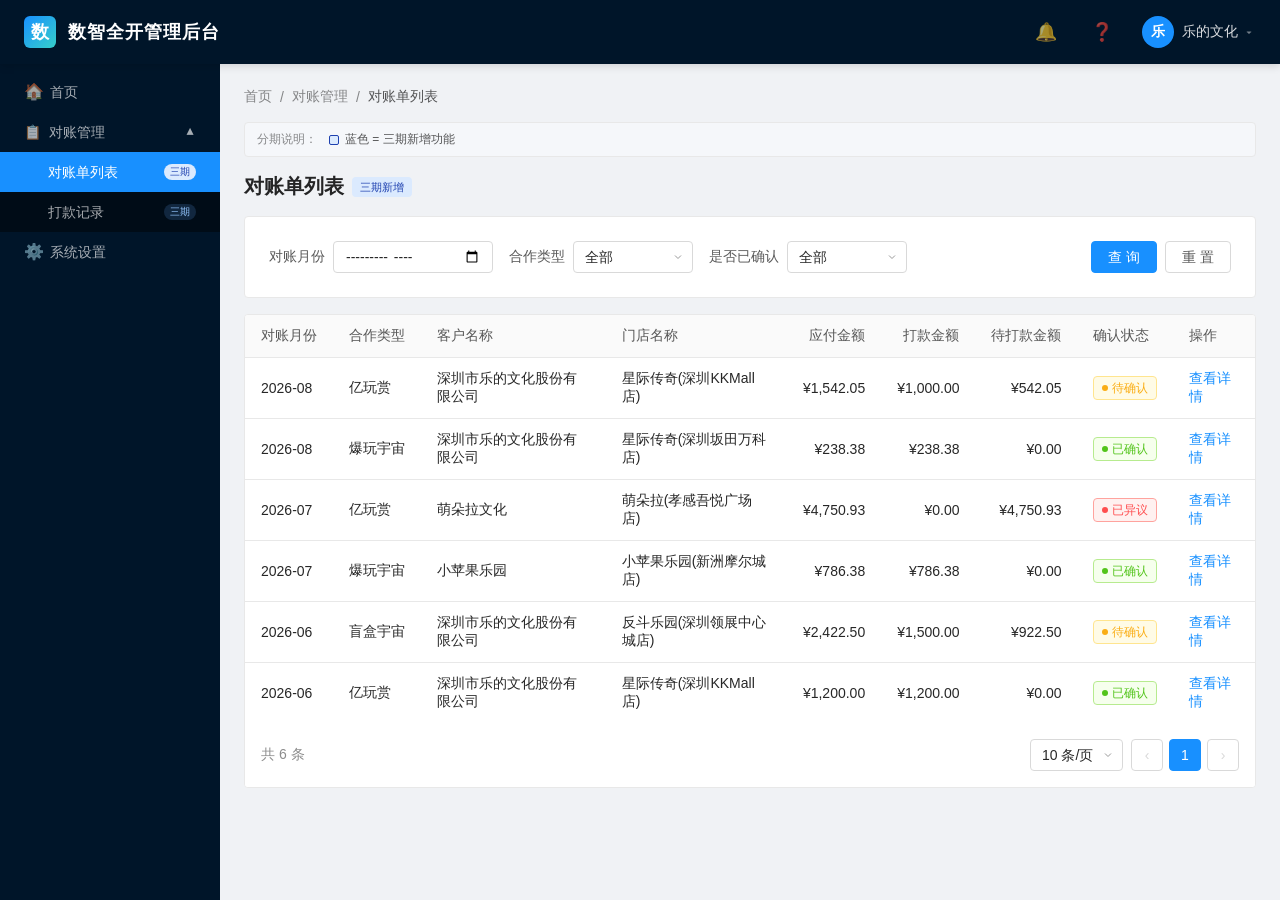
<file: 数智全开PC端-高保真原型.html>
<!DOCTYPE html>
<html lang="zh-CN">
<head>
<meta charset="UTF-8">
<meta name="viewport" content="width=device-width, initial-scale=1.0">
<title>数智全开管理后台</title>
<style>
/* ==================== 基础重置与变量 ==================== */
*{margin:0;padding:0;box-sizing:border-box;}
:root{
  --primary:#1890ff;
  --primary-hover:#40a9ff;
  --primary-active:#096dd9;
  --success:#52c41a;
  --success-bg:#f6ffed;
  --success-border:#b7eb8f;
  --warning:#faad14;
  --warning-bg:#fffbe6;
  --warning-border:#ffe58f;
  --error:#ff4d4f;
  --error-bg:#fff1f0;
  --error-border:#ffa39e;
  --dark-bg:#001529;
  --dark-bg2:#000c17;
  --dark-item-active:#1890ff;
  --content-bg:#f0f2f5;
  --card-bg:#fff;
  --border-color:#e8e8e8;
  --text-main:rgba(0,0,0,0.85);
  --text-sub:rgba(0,0,0,0.45);
  --text-sec:rgba(0,0,0,0.65);
  --font-family:-apple-system,BlinkMacSystemFont,'Segoe UI','PingFang SC','Hiragino Sans GB','Microsoft YaHei',Roboto,Helvetica,Arial,sans-serif;
}
html,body{height:100%;font-family:var(--font-family);font-size:14px;color:var(--text-main);background:#fff;}
a{text-decoration:none;color:var(--primary);}
ul{list-style:none;}

/* ==================== 顶部Header ==================== */
.app-header{
  height:64px;
  background:var(--dark-bg);
  display:flex;
  align-items:center;
  justify-content:space-between;
  padding:0 24px;
  position:relative;
  z-index:100;
  box-shadow:0 2px 8px rgba(0,0,0,0.15);
}
.app-header .logo{
  display:flex;
  align-items:center;
  gap:12px;
}
.app-header .logo-icon{
  width:32px;height:32px;
  background:linear-gradient(135deg,#1890ff,#36cfc9);
  border-radius:6px;
  display:flex;align-items:center;justify-content:center;
  font-size:18px;font-weight:bold;color:#fff;
}
.app-header .logo-text{
  font-size:18px;font-weight:600;color:#fff;letter-spacing:1px;
}
.app-header .user-area{
  display:flex;align-items:center;gap:16px;
}
.app-header .user-area .icon-btn{
  width:40px;height:40px;
  display:flex;align-items:center;justify-content:center;
  color:rgba(255,255,255,0.65);font-size:18px;cursor:pointer;border-radius:4px;
  transition:all .3s;
}
.app-header .user-area .icon-btn:hover{color:#fff;background:rgba(255,255,255,0.08);}
.app-header .user-info{
  display:flex;align-items:center;gap:8px;color:rgba(255,255,255,0.85);cursor:pointer;padding:0 4px;
}
.app-header .user-info .avatar{
  width:32px;height:32px;border-radius:50%;background:var(--primary);
  display:flex;align-items:center;justify-content:center;color:#fff;font-size:14px;font-weight:600;
}
.app-header .user-info .username{font-size:14px;}

/* ==================== 布局 ==================== */
.app-layout{
  display:flex;
  min-height:calc(100vh - 64px);
}

/* ==================== 左侧导航 ==================== */
.app-sider{
  width:220px;
  background:var(--dark-bg);
  flex-shrink:0;
  transition:width .2s;
  overflow-y:auto;
  overflow-x:hidden;
}
.app-sider::-webkit-scrollbar{width:6px;}
.app-sider::-webkit-scrollbar-thumb{background:rgba(255,255,255,0.15);border-radius:3px;}
.menu{padding:8px 0;}
.menu-item{
  display:flex;align-items:center;gap:10px;
  padding:0 24px;height:40px;line-height:40px;
  color:rgba(255,255,255,0.65);font-size:14px;cursor:pointer;
  transition:all .3s;white-space:nowrap;
}
.menu-item:hover{color:#fff;}
.menu-item .menu-icon{font-size:16px;width:16px;text-align:center;flex-shrink:0;}
.menu-item.active{background:var(--dark-item-active);color:#fff;}
.menu-sub-title{
  display:flex;align-items:center;justify-content:space-between;
  padding:0 24px 0 24px;height:40px;line-height:40px;
  color:rgba(255,255,255,0.65);font-size:14px;cursor:pointer;
  transition:all .3s;
}
.menu-sub-title:hover{color:#fff;}
.menu-sub-title .arrow{font-size:12px;transition:transform .3s;display:inline-block;}
.menu-sub-title.expanded .arrow{transform:rotate(180deg);}
.menu-sub{
  overflow:hidden;max-height:0;transition:max-height .3s ease;
  background:var(--dark-bg2);
}
.menu-sub.open{max-height:300px;}
.menu-sub .menu-item{padding-left:48px;height:40px;line-height:40px;}

/* ==================== 右侧内容区 ==================== */
.app-content{
  flex:1;
  background:var(--content-bg);
  overflow-y:auto;
  padding:0;
}
.page{display:none;padding:24px;}
.page.active{display:block;}

/* ==================== 面包屑 ==================== */
.breadcrumb{
  display:flex;align-items:center;gap:4px;
  font-size:14px;color:var(--text-sub);margin-bottom:16px;
}
.breadcrumb a{color:var(--text-sub);}
.breadcrumb a:hover{color:var(--primary);}
.breadcrumb .sep{margin:0 4px;}
.breadcrumb .current{color:var(--text-sec);}

/* ==================== 卡片 ==================== */
.card{
  background:var(--card-bg);
  border-radius:4px;
  border:1px solid var(--border-color);
  margin-bottom:24px;
}
.card-body{padding:24px;}

/* ==================== 筛选条件 ==================== */
.filter-bar{
  background:var(--card-bg);
  border-radius:4px;
  border:1px solid var(--border-color);
  padding:24px 24px 0 24px;
  margin-bottom:16px;
  display:flex;
  flex-wrap:wrap;
  gap:0 16px;
  align-items:flex-start;
}
.filter-item{
  display:flex;align-items:center;gap:8px;
  margin-bottom:24px;
}
.filter-item .label{
  font-size:14px;color:var(--text-sec);white-space:nowrap;
}
.filter-item .label .req{color:var(--error);margin-right:4px;}

/* ==================== 表单控件 ==================== */
input[type="text"],input[type="date"],input[type="month"],textarea,select{
  font-family:var(--font-family);
  font-size:14px;
  color:var(--text-main);
  border:1px solid #d9d9d9;
  border-radius:4px;
  padding:4px 11px;
  height:32px;
  line-height:1.5;
  outline:none;
  transition:all .3s;
  background:#fff;
}
input[type="text"]:hover,input[type="date"]:hover,input[type="month"]:hover,textarea:hover,select:hover{border-color:#40a9ff;}
input[type="text"]:focus,input[type="date"]:focus,input[type="month"]:focus,textarea:focus,select:focus{border-color:var(--primary);box-shadow:0 0 0 2px rgba(24,144,255,0.2);}
textarea{height:100px;resize:vertical;padding:8px 11px;line-height:1.5;}
select{
  appearance:none;
  background:url("data:image/svg+xml,%3Csvg xmlns='http://www.w3.org/2000/svg' width='12' height='12' viewBox='0 0 24 24' fill='none' stroke='%23999' stroke-width='2'%3E%3Cpolyline points='6 9 12 15 18 9'%3E%3C/polyline%3E%3C/svg%3E") no-repeat right 8px center;
  padding-right:28px !important;
  cursor:pointer;
  min-width:120px;
}
.input-month{width:160px;}
.input-date{width:180px;}
.input-text{width:200px;}
.input-date-range{display:flex;align-items:center;gap:8px;}
.input-date-range span{color:var(--text-sub);}

/* ==================== 按钮 ==================== */
.btn{
  display:inline-flex;align-items:center;justify-content:center;gap:6px;
  height:32px;padding:0 16px;
  font-size:14px;font-family:var(--font-family);
  border:1px solid #d9d9d9;border-radius:4px;
  background:#fff;color:var(--text-sec);
  cursor:pointer;transition:all .3s;white-space:nowrap;
  line-height:1;
}
.btn:hover{color:var(--primary);border-color:var(--primary);}
.btn-primary{background:var(--primary);border-color:var(--primary);color:#fff;}
.btn-primary:hover{background:var(--primary-hover);border-color:var(--primary-hover);color:#fff;}
.btn-success{background:var(--success);border-color:var(--success);color:#fff;}
.btn-success:hover{background:#73d13d;border-color:#73d13d;color:#fff;}
.btn-warning{background:var(--warning);border-color:var(--warning);color:#fff;}
.btn-warning:hover{background:#ffc53d;border-color:#ffc53d;color:#fff;}
.btn-danger{background:var(--error);border-color:var(--error);color:#fff;}
.btn-lg{height:40px;padding:0 20px;font-size:16px;}
.btn-link{
  background:none;border:none;color:var(--primary);padding:0;height:auto;font-size:14px;cursor:pointer;
}
.btn-link:hover{color:var(--primary-hover);}
.btn-group{display:flex;gap:8px;align-items:center;}
.filter-bar .btn-group{margin-bottom:24px;margin-left:auto;}

/* ==================== 表格 ==================== */
.table-wrap{
  background:var(--card-bg);
  border-radius:4px;
  border:1px solid var(--border-color);
  overflow:hidden;
}
table.data-table{
  width:100%;border-collapse:collapse;font-size:14px;
}
table.data-table th{
  background:#fafafa;
  font-weight:500;color:var(--text-sec);
  text-align:left;padding:12px 16px;
  border-bottom:1px solid var(--border-color);
  white-space:nowrap;
}
table.data-table td{
  padding:12px 16px;
  border-bottom:1px solid var(--border-color);
  color:var(--text-main);
}
table.data-table tr:last-child td{border-bottom:none;}
table.data-table tbody tr:hover td{background:#e6f7ff;}
table.data-table .col-right{text-align:right;}
table.data-table th.col-right{text-align:right;}
.amount{font-variant-numeric:tabular-nums;font-weight:500;}
.amount-red{color:var(--error);font-weight:600;}

/* 合计行 */
table.data-table tr.total-row td{
  background:#fafafa;font-weight:600;
  border-top:2px solid var(--border-color);
}

/* ==================== 标签 ==================== */
.tag{
  display:inline-flex;align-items:center;gap:4px;
  padding:1px 8px;font-size:12px;border-radius:4px;
  border:1px solid;line-height:20px;white-space:nowrap;
}
.tag::before{content:'';width:6px;height:6px;border-radius:50%;display:inline-block;}
.tag-success{color:var(--success);background:var(--success-bg);border-color:var(--success-border);}
.tag-success::before{background:var(--success);}
.tag-warning{color:var(--warning);background:var(--warning-bg);border-color:var(--warning-border);}
.tag-warning::before{background:var(--warning);}
.tag-error{color:var(--error);background:var(--error-bg);border-color:var(--error-border);}
.tag-error::before{background:var(--error);}
.tag-blue{color:var(--primary);background:#e6f7ff;border-color:#91d5ff;}
.tag-blue::before{background:var(--primary);}
.tag-default{color:var(--text-sub);background:#fafafa;border-color:#d9d9d9;}
.tag-default::before{background:#bfbfbf;}

/* ==================== 分页 ==================== */
.pagination{
  display:flex;align-items:center;justify-content:flex-end;gap:8px;
  padding:16px;margin-top:0;
  background:var(--card-bg);
}
.pagination .total{font-size:14px;color:var(--text-sub);margin-right:auto;}
.pagination .page-size{font-size:14px;color:var(--text-sub);display:flex;align-items:center;gap:4px;}
.pagination select{min-width:auto;height:32px;font-size:14px;}
.pagination .page-btns{display:flex;gap:6px;}
.pagination .page-btn{
  min-width:32px;height:32px;border:1px solid #d9d9d9;border-radius:4px;
  background:#fff;display:flex;align-items:center;justify-content:center;
  font-size:14px;color:var(--text-sec);cursor:pointer;transition:all .3s;padding:0 8px;
}
.pagination .page-btn:hover{border-color:var(--primary);color:var(--primary);}
.pagination .page-btn.active{background:var(--primary);border-color:var(--primary);color:#fff;}
.pagination .page-btn:disabled{color:#d9d9d9;cursor:not-allowed;}

/* ==================== 详情页 ==================== */
.detail-back{margin-bottom:16px;}
.page-title{font-size:20px;font-weight:600;color:var(--text-main);margin-bottom:0;}
.section-title{
  font-size:16px;font-weight:500;color:var(--text-main);
  margin-bottom:16px;padding-bottom:12px;border-bottom:1px solid var(--border-color);
  display:flex;align-items:center;gap:8px;
}
.section-title::before{content:'';width:4px;height:16px;background:var(--primary);border-radius:2px;}

.info-grid{
  display:grid;
  grid-template-columns:repeat(3,1fr);
  gap:0;
}
.info-grid .info-item{
  display:flex;align-items:flex-start;gap:8px;
  padding:12px 0;
}
.info-grid .info-item .info-label{
  color:var(--text-sub);white-space:nowrap;min-width:84px;font-size:14px;
}
.info-grid .info-item .info-value{
  color:var(--text-main);font-size:14px;font-weight:500;
}

/* 详情页底部操作区 */
.detail-actions{
  margin-top:24px;
  padding:24px;
  background:#fff;
  border-radius:4px;
  border:1px solid var(--border-color);
}
.detail-actions .action-tip{
  display:flex;align-items:center;gap:8px;padding:8px 16px;border-radius:4px;font-size:14px;margin-bottom:16px;
}
.action-tip.success{background:var(--success-bg);color:var(--success);border:1px solid var(--success-border);}
.action-tip.warning{background:var(--warning-bg);color:var(--warning);border:1px solid var(--warning-border);}
.action-tip.error{background:var(--error-bg);color:var(--error);border:1px solid var(--error-border);}
.detail-actions .btn-row{display:flex;gap:12px;}
.objection-content{
  margin-top:16px;padding:16px;background:#fffbe6;border:1px solid var(--warning-border);border-radius:4px;
}
.objection-content .obj-title{font-weight:600;color:var(--text-main);margin-bottom:8px;}
.objection-content .obj-text{color:var(--text-sec);line-height:1.8;}

/* ==================== 弹窗 Modal ==================== */
.modal-mask{
  position:fixed;top:0;left:0;right:0;bottom:0;
  background:rgba(0,0,0,0.45);
  z-index:1000;display:none;
  align-items:flex-start;justify-content:center;
}
.modal-mask.show{display:flex;}
.modal{
  background:#fff;border-radius:4px;
  width:560px;max-width:90vw;
  margin-top:100px;
  box-shadow:0 4px 12px rgba(0,0,0,0.15);
  animation:modalIn .3s ease;
}
@keyframes modalIn{from{opacity:0;transform:translateY(-30px);}to{opacity:1;transform:translateY(0);}}
.modal-header{
  padding:16px 24px;border-bottom:1px solid var(--border-color);
  display:flex;align-items:center;justify-content:space-between;
}
.modal-header .modal-title{font-size:16px;font-weight:500;color:var(--text-main);}
.modal-header .modal-close{font-size:18px;color:var(--text-sub);cursor:pointer;width:24px;height:24px;display:flex;align-items:center;justify-content:center;border-radius:4px;}
.modal-header .modal-close:hover{color:var(--text-main);background:rgba(0,0,0,0.05);}
.modal-body{padding:24px;max-height:60vh;overflow-y:auto;}
.modal-footer{
  padding:10px 24px;border-top:1px solid var(--border-color);
  display:flex;justify-content:flex-end;gap:8px;
}

/* 表单字段 */
.form-field{margin-bottom:24px;}
.form-field .form-label{
  display:flex;align-items:center;gap:4px;margin-bottom:8px;
  font-size:14px;color:var(--text-sec);
}
.form-field .form-label .req{color:var(--error);}
.form-field textarea{width:100%;}
.form-field input[type="text"]{width:100%;}

/* 文件上传区 */
.upload-area{
  border:1px dashed #d9d9d9;border-radius:4px;
  padding:24px;text-align:center;cursor:pointer;transition:all .3s;
  background:#fafafa;
}
.upload-area:hover{border-color:var(--primary);background:#e6f7ff;}
.upload-area .upload-icon{font-size:32px;color:var(--text-sub);margin-bottom:8px;}
.upload-area .upload-text{font-size:14px;color:var(--text-sec);}
.upload-area .upload-hint{font-size:12px;color:var(--text-sub);margin-top:4px;}
.upload-list{margin-top:12px;}
.upload-item{
  display:flex;align-items:center;justify-content:space-between;
  padding:8px 12px;background:#fafafa;border-radius:4px;margin-bottom:8px;
  font-size:13px;
}
.upload-item .file-info{display:flex;align-items:center;gap:8px;}
.upload-item .file-icon{font-size:16px;color:var(--primary);}
.upload-item .file-name{color:var(--text-main);}
.upload-item .file-size{color:var(--text-sub);}
.upload-item .file-remove{color:var(--text-sub);cursor:pointer;padding:4px;}
.upload-item .file-remove:hover{color:var(--error);}

/* ==================== 消息提示 ==================== */
.toast{
  position:fixed;top:80px;left:50%;transform:translateX(-50%);
  padding:8px 16px;border-radius:4px;font-size:14px;
  z-index:2000;display:flex;align-items:center;gap:8px;
  animation:toastIn .3s ease;box-shadow:0 4px 12px rgba(0,0,0,0.15);
}
@keyframes toastIn{from{opacity:0;transform:translateX(-50%) translateY(-20px);}to{opacity:1;transform:translateX(-50%) translateY(0);}}
.toast.success{background:#f6ffed;border:1px solid var(--success-border);color:var(--success);}
.toast.warning{background:#fffbe6;border:1px solid var(--warning-border);color:var(--warning);}
.toast.error{background:#fff1f0;border:1px solid var(--error-border);color:var(--error);}

/* ==================== 辅助 ==================== */
.text-right{text-align:right;}
.text-center{text-align:center;}
.mt-16{margin-top:16px;}
.mt-24{margin-top:24px;}
.mb-0{margin-bottom:0;}
.flex{display:flex;}
.gap-8{gap:8px;}
.items-center{align-items:center;}

/* ==================== 分期标签 ==================== */
.phase-tag{
  display:inline-flex;align-items:center;
  padding:2px 8px;border-radius:4px;
  font-size:11px;font-weight:500;line-height:16px;
  white-space:nowrap;vertical-align:middle;
}
.phase-tag-blue{background:#dbeafe;color:#1e40af;}

/* 页面标题区（标题 + 分期标签） */
.page-head{
  display:flex;align-items:center;gap:8px;
  margin-bottom:16px;
}
.page-head .page-title{margin-bottom:0;}

/* 分期说明条 */
.phase-legend{
  display:flex;align-items:center;flex-wrap:wrap;gap:12px;
  padding:8px 12px;margin-bottom:16px;
  background:#f5f7fa;border:1px solid #e8e8e8;border-radius:4px;
  font-size:12px;color:rgba(0,0,0,0.65);
}
.phase-legend .legend-label{color:rgba(0,0,0,0.45);white-space:nowrap;}
.phase-legend .legend-item{display:inline-flex;align-items:center;gap:6px;}
.phase-legend .legend-chip{
  width:10px;height:10px;border-radius:2px;display:inline-block;
  border:1px solid rgba(0,0,0,0.1);
}
.phase-legend .legend-chip-blue{background:#dbeafe;border-color:#1e40af;}

/* 菜单项分期标记 */
.menu-item{position:relative;}
.menu-phase-tag{
  display:inline-flex;align-items:center;
  padding:0 6px;height:16px;line-height:16px;
  border-radius:8px;font-size:10px;font-weight:500;
  background:rgba(96,165,250,0.18);color:#93c5fd;
  margin-left:auto;flex-shrink:0;letter-spacing:0.2px;
}
.menu-item.active .menu-phase-tag{background:#dbeafe;color:#1e40af;}

/* 响应式 */
@media(max-width:1200px){
  .info-grid{grid-template-columns:repeat(2,1fr);}
}
@media(max-width:768px){
  .app-sider{width:64px;}
  .menu-item span,.menu-sub-title span:not(.arrow),.logo-text{display:none;}
  .info-grid{grid-template-columns:1fr;}
}
</style>
</head>
<body>

<!-- ==================== 顶部Header ==================== -->
<div class="app-header">
  <div class="logo">
    <div class="logo-icon">数</div>
    <div class="logo-text">数智全开管理后台</div>
  </div>
  <div class="user-area">
    <div class="icon-btn" title="消息通知">🔔</div>
    <div class="icon-btn" title="帮助">❓</div>
    <div class="user-info">
      <div class="avatar">乐</div>
      <span class="username">乐的文化</span>
      <span style="font-size:12px;color:rgba(255,255,255,0.45);">▾</span>
    </div>
  </div>
</div>

<!-- ==================== 主体布局 ==================== -->
<div class="app-layout">
  <!-- 左侧导航 -->
  <div class="app-sider">
    <div class="menu">
      <div class="menu-item" onclick="switchMenu('home')">
        <span class="menu-icon">🏠</span><span>首页</span>
      </div>
      <div class="menu-sub-title expanded" onclick="toggleSubMenu(this)">
        <span><span class="menu-icon" style="margin-right:8px;">📋</span>对账管理</span>
        <span class="arrow">▼</span>
      </div>
      <div class="menu-sub open">
        <div class="menu-item active" onclick="switchMenu('list')">
          <span>对账单列表</span>
          <span class="menu-phase-tag">三期</span>
        </div>
        <div class="menu-item" onclick="switchMenu('payment')">
          <span>打款记录</span>
          <span class="menu-phase-tag">三期</span>
        </div>
      </div>
      <div class="menu-item" onclick="switchMenu('settings')">
        <span class="menu-icon">⚙️</span><span>系统设置</span>
      </div>
    </div>
  </div>

  <!-- 右侧内容区 -->
  <div class="app-content">

    <!-- ============ 页面1: 对账单列表 ============ -->
    <div class="page active" id="page-list">
      <div class="breadcrumb">
        <a onclick="switchMenu('home')">首页</a>
        <span class="sep">/</span>
        <a>对账管理</a>
        <span class="sep">/</span>
        <span class="current">对账单列表</span>
      </div>

      <!-- 分期说明条 -->
      <div class="phase-legend">
        <span class="legend-label">分期说明：</span>
        <span class="legend-item"><span class="legend-chip legend-chip-blue"></span>蓝色 = 三期新增功能</span>
      </div>

      <!-- 页面标题 -->
      <div class="page-head">
        <div class="page-title">对账单列表</div>
        <span class="phase-tag phase-tag-blue">三期新增</span>
      </div>

      <!-- 筛选条件 -->
      <div class="filter-bar">
        <div class="filter-item">
          <div class="label">对账月份</div>
          <input type="month" class="input-month" id="filter-month">
        </div>
        <div class="filter-item">
          <div class="label">合作类型</div>
          <select id="filter-type">
            <option value="">全部</option>
            <option value="亿玩赏">亿玩赏</option>
            <option value="爆玩宇宙">爆玩宇宙</option>
            <option value="盲盒宇宙">盲盒宇宙</option>
          </select>
        </div>
        <div class="filter-item">
          <div class="label">是否已确认</div>
          <select id="filter-status">
            <option value="">全部</option>
            <option value="已确认">已确认</option>
            <option value="待确认">待确认</option>
            <option value="已异议">已异议</option>
          </select>
        </div>
        <div class="btn-group">
          <button class="btn btn-primary" onclick="filterList()">查 询</button>
          <button class="btn" onclick="resetFilter()">重 置</button>
        </div>
      </div>

      <!-- 表格 -->
      <div class="table-wrap">
        <table class="data-table" id="list-table">
          <thead>
            <tr>
              <th>对账月份</th>
              <th>合作类型</th>
              <th>客户名称</th>
              <th>门店名称</th>
              <th class="col-right">应付金额</th>
              <th class="col-right">打款金额</th>
              <th class="col-right">待打款金额</th>
              <th>确认状态</th>
              <th>操作</th>
            </tr>
          </thead>
          <tbody id="list-tbody"></tbody>
        </table>
        <div class="pagination">
          <span class="total" id="list-total">共 6 条</span>
          <div class="page-size">
            <select onchange="changePageSize(this.value)">
              <option value="10">10 条/页</option>
              <option value="20">20 条/页</option>
              <option value="50">50 条/页</option>
            </select>
          </div>
          <div class="page-btns">
            <button class="page-btn" disabled>‹</button>
            <button class="page-btn active">1</button>
            <button class="page-btn" disabled>›</button>
          </div>
        </div>
      </div>
    </div>

    <!-- ============ 页面2: 对账单详情 ============ -->
    <div class="page" id="page-detail">
      <div class="breadcrumb">
        <a onclick="switchMenu('home')">首页</a>
        <span class="sep">/</span>
        <a>对账管理</a>
        <span class="sep">/</span>
        <a onclick="switchMenu('list')">对账单列表</a>
        <span class="sep">/</span>
        <span class="current">对账单详情</span>
      </div>

      <!-- 分期说明条 -->
      <div class="phase-legend">
        <span class="legend-label">分期说明：</span>
        <span class="legend-item"><span class="legend-chip legend-chip-blue"></span>蓝色 = 三期新增功能</span>
      </div>

      <!-- 页面标题 -->
      <div class="page-head">
        <div class="page-title">对账单详情</div>
        <span class="phase-tag phase-tag-blue">三期新增</span>
      </div>

      <div class="detail-back">
        <button class="btn" onclick="switchMenu('list')">← 返回列表</button>
      </div>

      <!-- 基本信息卡片 -->
      <div class="card">
        <div class="card-body">
          <div class="section-title">基本信息</div>
          <div class="info-grid" id="detail-info-grid"></div>
        </div>
      </div>

      <!-- 对账数据明细 -->
      <div class="card">
        <div class="card-body">
          <div class="section-title">对账数据明细</div>
          <div class="table-wrap" style="border:none;">
            <table class="data-table" id="detail-table">
              <thead>
                <tr>
                  <th>套餐名称</th>
                  <th class="col-right">发货数量</th>
                  <th class="col-right">发货金额</th>
                  <th class="col-right">消耗数量</th>
                  <th class="col-right">消耗金额</th>
                  <th class="col-right">分成金额</th>
                </tr>
              </thead>
              <tbody id="detail-tbody"></tbody>
            </table>
          </div>
        </div>
      </div>

      <!-- 底部操作区（动态显示） -->
      <div class="detail-actions" id="detail-actions"></div>
    </div>

    <!-- ============ 页面3: 打款记录 ============ -->
    <div class="page" id="page-payment">
      <div class="breadcrumb">
        <a onclick="switchMenu('home')">首页</a>
        <span class="sep">/</span>
        <a>对账管理</a>
        <span class="sep">/</span>
        <span class="current">打款记录</span>
      </div>

      <!-- 分期说明条 -->
      <div class="phase-legend">
        <span class="legend-label">分期说明：</span>
        <span class="legend-item"><span class="legend-chip legend-chip-blue"></span>蓝色 = 三期新增功能</span>
      </div>

      <!-- 页面标题 -->
      <div class="page-head">
        <div class="page-title">打款记录</div>
        <span class="phase-tag phase-tag-blue">三期新增</span>
      </div>

      <!-- 筛选条件 -->
      <div class="filter-bar">
        <div class="filter-item">
          <div class="label">打款时间</div>
          <div class="input-date-range">
            <input type="date" class="input-date" id="filter-pay-start">
            <span>至</span>
            <input type="date" class="input-date" id="filter-pay-end">
          </div>
        </div>
        <div class="filter-item">
          <div class="label">合作类型</div>
          <select id="filter-pay-type">
            <option value="">全部</option>
            <option value="亿玩赏">亿玩赏</option>
            <option value="爆玩宇宙">爆玩宇宙</option>
            <option value="盲盒宇宙">盲盒宇宙</option>
          </select>
        </div>
        <div class="btn-group">
          <button class="btn btn-primary" onclick="filterPayment()">查 询</button>
          <button class="btn" onclick="resetPaymentFilter()">重 置</button>
        </div>
      </div>

      <!-- 表格 -->
      <div class="table-wrap">
        <table class="data-table">
          <thead>
            <tr>
              <th>打款时间</th>
              <th>合作类型</th>
              <th>对账月份</th>
              <th>客户名称</th>
              <th class="col-right">打款金额</th>
              <th>打款方式</th>
              <th>备注</th>
            </tr>
          </thead>
          <tbody id="payment-tbody"></tbody>
        </table>
        <div class="pagination">
          <span class="total">共 5 条</span>
          <div class="page-size">
            <select>
              <option value="10">10 条/页</option>
              <option value="20">20 条/页</option>
            </select>
          </div>
          <div class="page-btns">
            <button class="page-btn" disabled>‹</button>
            <button class="page-btn active">1</button>
            <button class="page-btn" disabled>›</button>
          </div>
        </div>
      </div>
    </div>

    <!-- ============ 首页占位 ============ -->
    <div class="page" id="page-home">
      <div class="breadcrumb">
        <span class="current">首页</span>
      </div>
      <!-- 分期说明条 -->
      <div class="phase-legend">
        <span class="legend-label">分期说明：</span>
        <span class="legend-item"><span class="legend-chip legend-chip-blue"></span>蓝色 = 三期新增功能</span>
      </div>
      <div class="card">
        <div class="card-body" style="text-align:center;padding:80px 24px;">
          <div style="font-size:48px;margin-bottom:16px;">📊</div>
          <div style="font-size:20px;font-weight:600;color:var(--text-main);margin-bottom:8px;">欢迎使用数智全开管理后台</div>
          <div style="color:var(--text-sub);">请从左侧菜单选择您要查看的功能模块</div>
        </div>
      </div>
    </div>

    <!-- ============ 系统设置占位 ============ -->
    <div class="page" id="page-settings">
      <div class="breadcrumb">
        <span class="current">系统设置</span>
      </div>
      <!-- 分期说明条 -->
      <div class="phase-legend">
        <span class="legend-label">分期说明：</span>
        <span class="legend-item"><span class="legend-chip legend-chip-blue"></span>蓝色 = 三期新增功能</span>
      </div>
      <div class="card">
        <div class="card-body" style="text-align:center;padding:80px 24px;">
          <div style="font-size:48px;margin-bottom:16px;">⚙️</div>
          <div style="font-size:20px;font-weight:600;color:var(--text-main);margin-bottom:8px;">系统设置</div>
          <div style="color:var(--text-sub);">该功能模块开发中，敬请期待</div>
        </div>
      </div>
    </div>

  </div><!-- /app-content -->
</div><!-- /app-layout -->

<!-- ==================== 弹窗: 提出异议 ==================== -->
<div class="modal-mask" id="modal-objection">
  <div class="modal">
    <div class="modal-header">
      <div class="modal-title">提出异议 <span class="phase-tag phase-tag-blue">三期新增</span></div>
      <div class="modal-close" onclick="closeModal()">✕</div>
    </div>
    <div class="modal-body">
      <div class="form-field">
        <div class="form-label"><span class="req">*</span>异议原因</div>
        <textarea id="objection-reason" placeholder="请描述您对对账单的疑问或异议..." style="width:100%;height:120px;"></textarea>
      </div>
      <div class="form-field">
        <div class="form-label">附件上传</div>
        <div class="upload-area" id="upload-area" onclick="document.getElementById('file-input').click()">
          <div class="upload-icon">📤</div>
          <div class="upload-text">点击或拖拽文件到此区域上传</div>
          <div class="upload-hint">支持上传图片/PDF等附件，如付款凭证等</div>
        </div>
        <input type="file" id="file-input" style="display:none;" multiple onchange="handleFiles(this.files)">
        <div class="upload-list" id="upload-list"></div>
      </div>
      <div class="form-field">
        <div class="form-label">联系方式</div>
        <input type="text" id="objection-contact" placeholder="便于业务员与您联系" style="width:100%;">
      </div>
    </div>
    <div class="modal-footer">
      <button class="btn" onclick="closeModal()">取 消</button>
      <button class="btn btn-primary" onclick="submitObjection()">提 交</button>
    </div>
  </div>
</div>

<script>
// ==================== 数据 ====================

// 对账单列表数据
var reconList = [
  {
    id:1, month:'2026-08', type:'亿玩赏', customer:'深圳市乐的文化股份有限公司', store:'星际传奇(深圳KKMall店)',
    payable:'¥1,542.05', paid:'¥1,000.00', unpaid:'¥542.05', status:'待确认',
    period:'2026-08-01 至 2026-08-31'
  },
  {
    id:2, month:'2026-08', type:'爆玩宇宙', customer:'深圳市乐的文化股份有限公司', store:'星际传奇(深圳坂田万科店)',
    payable:'¥238.38', paid:'¥238.38', unpaid:'¥0.00', status:'已确认',
    period:'2026-08-01 至 2026-08-31'
  },
  {
    id:3, month:'2026-07', type:'亿玩赏', customer:'萌朵拉文化', store:'萌朵拉(孝感吾悦广场店)',
    payable:'¥4,750.93', paid:'¥0.00', unpaid:'¥4,750.93', status:'已异议',
    period:'2026-07-01 至 2026-07-31',
    objectionReason:'7月份消耗数量与我们系统统计的有较大差异，请核对第3条和第5条明细的消耗数据。另外分成金额计算方式需要进一步沟通确认。'
  },
  {
    id:4, month:'2026-07', type:'爆玩宇宙', customer:'小苹果乐园', store:'小苹果乐园(新洲摩尔城店)',
    payable:'¥786.38', paid:'¥786.38', unpaid:'¥0.00', status:'已确认',
    period:'2026-07-01 至 2026-07-31'
  },
  {
    id:5, month:'2026-06', type:'盲盒宇宙', customer:'深圳市乐的文化股份有限公司', store:'反斗乐园(深圳领展中心城店)',
    payable:'¥2,422.50', paid:'¥1,500.00', unpaid:'¥922.50', status:'待确认',
    period:'2026-06-01 至 2026-06-30'
  },
  {
    id:6, month:'2026-06', type:'亿玩赏', customer:'深圳市乐的文化股份有限公司', store:'星际传奇(深圳KKMall店)',
    payable:'¥1,200.00', paid:'¥1,200.00', unpaid:'¥0.00', status:'已确认',
    period:'2026-06-01 至 2026-06-30'
  }
];

// 对账详情明细数据
var detailItems = [
  {name:'绘本大陆卡片1000张', shipQty:1000, shipAmt:'¥5,000.00', consQty:800, consAmt:'¥4,000.00', share:'¥1,542.05'},
  {name:'海洋世界盲盒500个', shipQty:500, shipAmt:'¥2,500.00', consQty:350, consAmt:'¥1,750.00', share:'¥675.30'},
  {name:'恐龙拼图300套', shipQty:300, shipAmt:'¥1,500.00', consQty:200, consAmt:'¥1,000.00', share:'¥387.00'},
  {name:'星际探险卡2000张', shipQty:2000, shipAmt:'¥8,000.00', consQty:1500, consAmt:'¥6,000.00', share:'¥2,313.00'},
  {name:'动物世界贴纸800张', shipQty:800, shipAmt:'¥1,600.00', consQty:600, consAmt:'¥1,200.00', share:'¥463.80'}
];

// 打款记录数据
var paymentList = [
  {time:'2026-08-15 10:30', type:'亿玩赏', month:'2026-08', customer:'深圳市乐的文化股份有限公司', amount:'¥1,000.00', method:'银行转账', remark:'8月部分打款'},
  {time:'2026-08-10 14:20', type:'爆玩宇宙', month:'2026-08', customer:'深圳市乐的文化股份有限公司', amount:'¥238.38', method:'银行转账', remark:'全额打款'},
  {time:'2026-07-20 09:15', type:'盲盒宇宙', month:'2026-07', customer:'深圳市乐的文化股份有限公司', amount:'¥1,500.00', method:'微信支付', remark:'微信扫码'},
  {time:'2026-07-18 16:45', type:'爆玩宇宙', month:'2026-07', customer:'小苹果乐园', amount:'¥786.38', method:'银行转账', remark:'全额打款'},
  {time:'2026-06-25 11:00', type:'亿玩赏', month:'2026-06', customer:'深圳市乐的文化股份有限公司', amount:'¥1,200.00', method:'银行转账', remark:'6月全额'}
];

// 上传文件列表
var uploadedFiles = [];
var currentDetailId = null;

// ==================== 状态标签 ====================
function statusTag(status){
  if(status==='已确认') return '<span class="tag tag-success">已确认</span>';
  if(status==='待确认') return '<span class="tag tag-warning">待确认</span>';
  if(status==='已异议') return '<span class="tag tag-error">已异议</span>';
  return '<span class="tag tag-default">'+status+'</span>';
}

// ==================== 渲染对账单列表 ====================
function renderList(data){
  var tbody = document.getElementById('list-tbody');
  if(!data || data.length===0){
    tbody.innerHTML = '<tr><td colspan="9" style="text-align:center;padding:48px;color:rgba(0,0,0,0.45);">暂无数据</td></tr>';
    document.getElementById('list-total').textContent = '共 0 条';
    return;
  }
  var html = '';
  data.forEach(function(item){
    html += '<tr>'
      + '<td>'+item.month+'</td>'
      + '<td>'+item.type+'</td>'
      + '<td>'+item.customer+'</td>'
      + '<td>'+item.store+'</td>'
      + '<td class="col-right amount">'+item.payable+'</td>'
      + '<td class="col-right amount">'+item.paid+'</td>'
      + '<td class="col-right amount">'+item.unpaid+'</td>'
      + '<td>'+statusTag(item.status)+'</td>'
      + '<td><a class="btn-link" onclick="viewDetail('+item.id+')">查看详情</a></td>'
      + '</tr>';
  });
  tbody.innerHTML = html;
  document.getElementById('list-total').textContent = '共 '+data.length+' 条';
}

// ==================== 渲染打款记录 ====================
function renderPayment(data){
  var tbody = document.getElementById('payment-tbody');
  var html = '';
  data.forEach(function(item){
    var methodTag = item.method==='银行转账'
      ? '<span class="tag tag-blue">银行转账</span>'
      : '<span class="tag tag-success">微信支付</span>';
    html += '<tr>'
      + '<td>'+item.time+'</td>'
      + '<td>'+item.type+'</td>'
      + '<td>'+item.month+'</td>'
      + '<td>'+item.customer+'</td>'
      + '<td class="col-right amount">'+item.amount+'</td>'
      + '<td>'+methodTag+'</td>'
      + '<td>'+item.remark+'</td>'
      + '</tr>';
  });
  tbody.innerHTML = html;
}

// ==================== 查看详情 ====================
function viewDetail(id){
  currentDetailId = id;
  var item = reconList.find(function(r){return r.id===id;});
  if(!item) return;

  // 基本信息
  var grid = document.getElementById('detail-info-grid');
  grid.innerHTML = ''
    + '<div class="info-item"><div class="info-label">对账月份</div><div class="info-value">'+item.month+'</div></div>'
    + '<div class="info-item"><div class="info-label">合作类型</div><div class="info-value">'+item.type+'</div></div>'
    + '<div class="info-item"><div class="info-label">客户名称</div><div class="info-value">'+item.customer+'</div></div>'
    + '<div class="info-item"><div class="info-label">门店名称</div><div class="info-value">'+item.store+'</div></div>'
    + '<div class="info-item"><div class="info-label">对账周期</div><div class="info-value">'+item.period+'</div></div>'
    + '<div class="info-item"><div class="info-label">确认状态</div><div class="info-value">'+statusTag(item.status)+'</div></div>'
    + '<div class="info-item"><div class="info-label">应付金额</div><div class="info-value amount-red" style="font-size:16px;">'+item.payable+'</div></div>'
    + '<div class="info-item"><div class="info-label">打款金额</div><div class="info-value">'+item.paid+'</div></div>'
    + '<div class="info-item"><div class="info-label">待打款金额</div><div class="info-value" style="color:var(--warning);font-weight:600;">'+item.unpaid+'</div></div>';

  // 明细表格
  var tbody = document.getElementById('detail-tbody');
  var html = '';
  var totalShipQty=0, totalConsQty=0;
  detailItems.forEach(function(d){
    totalShipQty += d.shipQty;
    totalConsQty += d.consQty;
    html += '<tr>'
      + '<td>'+d.name+'</td>'
      + '<td class="col-right">'+d.shipQty+'</td>'
      + '<td class="col-right amount">'+d.shipAmt+'</td>'
      + '<td class="col-right">'+d.consQty+'</td>'
      + '<td class="col-right amount">'+d.consAmt+'</td>'
      + '<td class="col-right amount">'+d.share+'</td>'
      + '</tr>';
  });
  html += '<tr class="total-row">'
    + '<td>合计</td>'
    + '<td class="col-right">'+totalShipQty+'</td>'
    + '<td class="col-right amount">¥18,600.00</td>'
    + '<td class="col-right">'+totalConsQty+'</td>'
    + '<td class="col-right amount">¥13,950.00</td>'
    + '<td class="col-right amount">¥5,381.15</td>'
    + '</tr>';
  tbody.innerHTML = html;

  // 底部操作区 - 根据状态动态显示
  var actions = document.getElementById('detail-actions');
  if(item.status==='待确认'){
    actions.innerHTML = ''
      + '<div class="action-tip warning">⚠️ 该对账单待您确认，请核对数据后进行确认或提出异议</div>'
      + '<div class="btn-row">'
      +   '<button class="btn btn-success btn-lg" onclick="confirmRecon('+item.id+')">✓ 确认对账单</button>'
      +   '<button class="btn btn-warning btn-lg" onclick="openObjectionModal()">✎ 提出异议</button>'
      + '</div>';
  } else if(item.status==='已确认'){
    actions.innerHTML = '<div class="action-tip success">✓ 您已确认该对账单</div>';
  } else if(item.status==='已异议'){
    actions.innerHTML = ''
      + '<div class="action-tip error">⚠️ 您已对该对账单提出异议，业务员将尽快与您联系</div>'
      + '<div class="objection-content">'
      +   '<div class="obj-title">异议内容：</div>'
      +   '<div class="obj-text">'+(item.objectionReason || '暂无异议内容')+'</div>'
      + '</div>';
  }

  switchMenu('detail');
}

// ==================== 确认对账单 ====================
function confirmRecon(id){
  var item = reconList.find(function(r){return r.id===id;});
  if(item){
    item.status = '已确认';
    showToast('对账单确认成功！', 'success');
    renderList(reconList);
    viewDetail(id);
  }
}

// ==================== 提出异议弹窗 ====================
function openObjectionModal(){
  document.getElementById('objection-reason').value = '';
  document.getElementById('objection-contact').value = '';
  uploadedFiles = [];
  renderUploadList();
  document.getElementById('modal-objection').classList.add('show');
}

function closeModal(){
  document.getElementById('modal-objection').classList.remove('show');
}

function submitObjection(){
  var reason = document.getElementById('objection-reason').value.trim();
  if(!reason){
    showToast('请填写异议原因', 'warning');
    return;
  }
  // 更新状态
  var item = reconList.find(function(r){return r.id===currentDetailId;});
  if(item){
    item.status = '已异议';
    item.objectionReason = reason;
  }
  closeModal();
  showToast('异议已提交，业务员将尽快与您联系', 'success');
  renderList(reconList);
  viewDetail(currentDetailId);
}

// ==================== 文件上传 ====================
function handleFiles(files){
  for(var i=0;i<files.length;i++){
    var f = files[i];
    uploadedFiles.push({
      name:f.name,
      size:formatFileSize(f.size)
    });
  }
  renderUploadList();
  // 清空input以便重复选择同一文件
  document.getElementById('file-input').value = '';
}

function formatFileSize(bytes){
  if(bytes<1024) return bytes+' B';
  if(bytes<1024*1024) return (bytes/1024).toFixed(1)+' KB';
  return (bytes/1024/1024).toFixed(1)+' MB';
}

function renderUploadList(){
  var list = document.getElementById('upload-list');
  if(uploadedFiles.length===0){
    list.innerHTML = '';
    return;
  }
  var html = '';
  uploadedFiles.forEach(function(f, idx){
    var icon = '📄';
    if(f.name.match(/\.(png|jpg|jpeg|gif|webp)$/i)) icon = '🖼️';
    else if(f.name.match(/\.pdf$/i)) icon = '📕';
    html += '<div class="upload-item">'
      + '<div class="file-info"><span class="file-icon">'+icon+'</span><span class="file-name">'+f.name+'</span><span class="file-size">('+f.size+')</span></div>'
      + '<span class="file-remove" onclick="removeFile('+idx+')">✕</span>'
      + '</div>';
  });
  list.innerHTML = html;
}

function removeFile(idx){
  uploadedFiles.splice(idx,1);
  renderUploadList();
}

// 拖拽上传
var uploadArea = document.getElementById('upload-area');
uploadArea.addEventListener('dragover', function(e){
  e.preventDefault();
  this.style.borderColor = 'var(--primary)';
  this.style.background = '#e6f7ff';
});
uploadArea.addEventListener('dragleave', function(e){
  e.preventDefault();
  this.style.borderColor = '#d9d9d9';
  this.style.background = '#fafafa';
});
uploadArea.addEventListener('drop', function(e){
  e.preventDefault();
  this.style.borderColor = '#d9d9d9';
  this.style.background = '#fafafa';
  handleFiles(e.dataTransfer.files);
});

// ==================== 筛选 ====================
function filterList(){
  var month = document.getElementById('filter-month').value;
  var type = document.getElementById('filter-type').value;
  var status = document.getElementById('filter-status').value;
  var filtered = reconList.filter(function(item){
    var matchMonth = !month || item.month===month;
    var matchType = !type || item.type===type;
    var matchStatus = !status || item.status===status;
    return matchMonth && matchType && matchStatus;
  });
  renderList(filtered);
  showToast('查询完成，共'+filtered.length+'条记录', 'success');
}

function resetFilter(){
  document.getElementById('filter-month').value = '';
  document.getElementById('filter-type').value = '';
  document.getElementById('filter-status').value = '';
  renderList(reconList);
  showToast('筛选条件已重置', 'success');
}

function filterPayment(){
  showToast('查询完成', 'success');
}
function resetPaymentFilter(){
  document.getElementById('filter-pay-start').value = '';
  document.getElementById('filter-pay-end').value = '';
  document.getElementById('filter-pay-type').value = '';
  showToast('筛选条件已重置', 'success');
}

function changePageSize(val){
  showToast('已切换为每页'+val+'条', 'success');
}

// ==================== 菜单切换 ====================
function switchMenu(page){
  // 隐藏所有页面
  var pages = document.querySelectorAll('.page');
  pages.forEach(function(p){p.classList.remove('active');});

  // 显示目标页面
  var targetId = 'page-' + page;
  var target = document.getElementById(targetId);
  if(target){
    target.classList.add('active');
  }

  // 更新导航高亮
  var menuItems = document.querySelectorAll('.app-sider .menu-item');
  menuItems.forEach(function(m){m.classList.remove('active');});

  if(page==='list' || page==='detail'){
    var listItems = document.querySelectorAll('.menu-sub .menu-item');
    listItems.forEach(function(m){
      if(m.textContent.indexOf('对账单列表')>=0){
        m.classList.add('active');
      }
    });
  } else if(page==='payment'){
    var listItems = document.querySelectorAll('.menu-sub .menu-item');
    listItems.forEach(function(m){
      if(m.textContent.indexOf('打款记录')>=0){
        m.classList.add('active');
      }
    });
  } else if(page==='home'){
    var homeItem = document.querySelectorAll('.app-sider > .menu > .menu-item')[0];
    if(homeItem) homeItem.classList.add('active');
  } else if(page==='settings'){
    var allItems = document.querySelectorAll('.app-sider > .menu > .menu-item');
    if(allItems[allItems.length-1]) allItems[allItems.length-1].classList.add('active');
  }

  // 滚动到顶部
  document.querySelector('.app-content').scrollTop = 0;
}

// ==================== 子菜单展开/收起 ====================
function toggleSubMenu(el){
  el.classList.toggle('expanded');
  var sub = el.nextElementSibling;
  if(sub && sub.classList.contains('menu-sub')){
    sub.classList.toggle('open');
  }
}

// ==================== Toast提示 ====================
function showToast(msg, type){
  var type = type || 'success';
  var icons = {success:'✓', warning:'⚠', error:'✕'};
  var toast = document.createElement('div');
  toast.className = 'toast ' + type;
  toast.innerHTML = '<span>'+icons[type]+'</span><span>'+msg+'</span>';
  document.body.appendChild(toast);
  setTimeout(function(){
    toast.style.opacity = '0';
    toast.style.transform = 'translateX(-50%) translateY(-20px)';
    toast.style.transition = 'all .3s';
    setTimeout(function(){toast.remove();}, 300);
  }, 2500);
}

// ==================== 点击遮罩关闭弹窗 ====================
document.getElementById('modal-objection').addEventListener('click', function(e){
  if(e.target === this) closeModal();
});

// ==================== ESC关闭弹窗 ====================
document.addEventListener('keydown', function(e){
  if(e.key==='Escape'){
    closeModal();
  }
});

// ==================== 初始化 ====================
renderList(reconList);
renderPayment(paymentList);
</script>

</body>
</html>
</file>
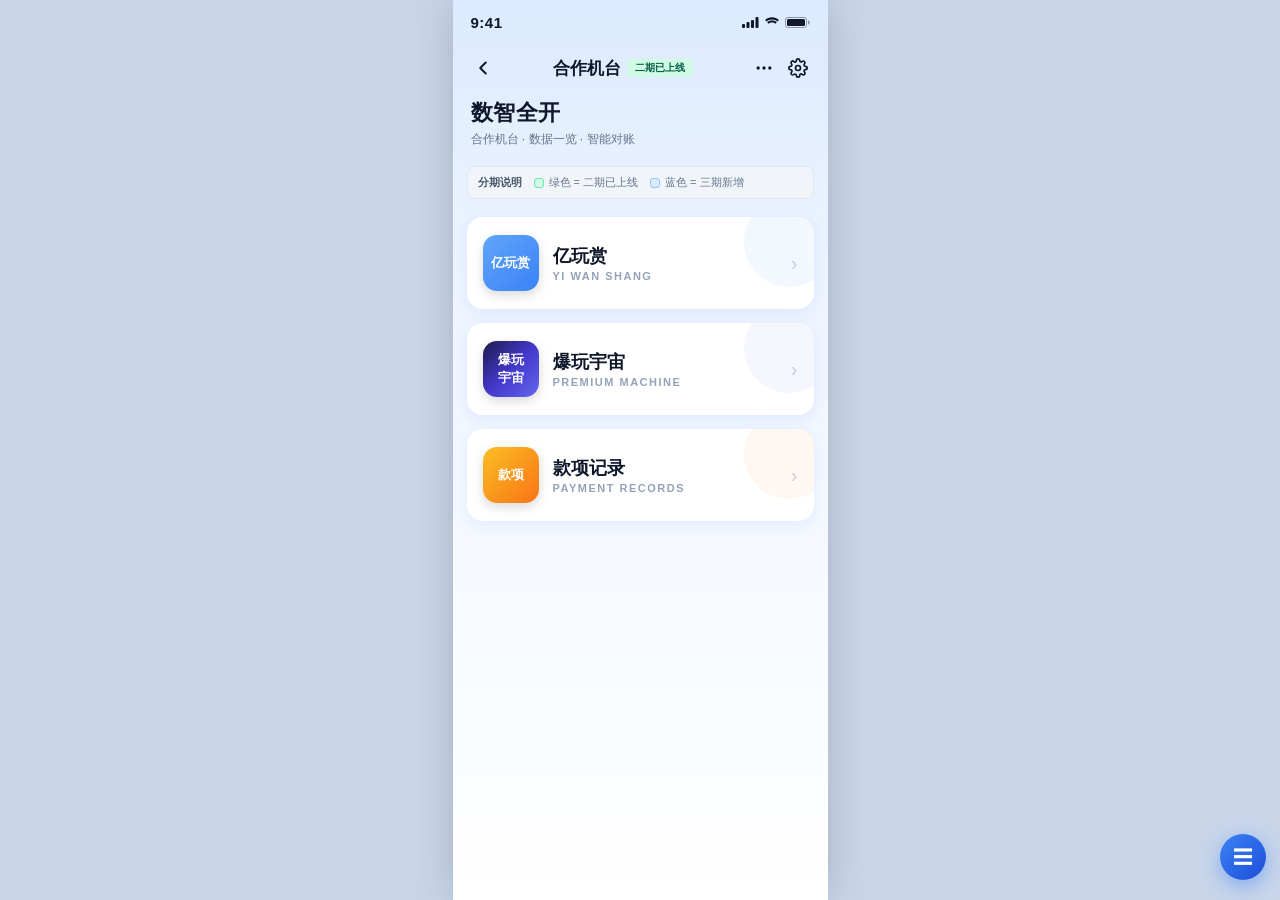
<file: 数智全开小程序-高保真原型.html>
<!DOCTYPE html>
<html lang="zh-CN">
<head>
<meta charset="UTF-8">
<meta name="viewport" content="width=device-width, initial-scale=1.0, maximum-scale=1.0, user-scalable=no">
<title>数智全开 - 高保真原型</title>
<style>
  :root{
    --blue:#3b82f6;
    --blue-dark:#2563eb;
    --blue-light:#60a5fa;
    --orange:#f97316;
    --orange-light:#fb923c;
    --red:#ef4444;
    --green:#22c55e;
    --radius:12px;
    --card-shadow:0 4px 16px rgba(59,130,246,0.10);
    --card-shadow-soft:0 2px 10px rgba(0,0,0,0.05);
  }
  *{margin:0;padding:0;box-sizing:border-box;-webkit-tap-highlight-color:transparent;}
  html,body{font-family:-apple-system,BlinkMacSystemFont,"PingFang SC","Helvetica Neue","Segoe UI",Microsoft YaHei,sans-serif;background:#c9d6ea;color:#1f2937;}
  body{display:flex;justify-content:center;min-height:100vh;}

  /* phone frame */
  .phone-frame{
    position:relative;width:375px;min-height:100vh;background:linear-gradient(180deg,#dbeafe 0%,#eef4ff 30%,#f5f9ff 60%,#ffffff 100%);
    box-shadow:0 0 40px rgba(0,0,0,.18);overflow:hidden;
  }

  /* status bar */
  .statusbar{height:44px;display:flex;align-items:center;justify-content:space-between;padding:0 18px;font-size:15px;font-weight:600;color:#0f172a;position:sticky;top:0;z-index:50;background:transparent;}
  .statusbar .sb-time{font-weight:700;font-size:15px;letter-spacing:.5px;}
  .statusbar .sb-right{display:flex;align-items:center;gap:5px;}
  .statusbar .sb-right svg{display:block;}

  /* nav bar */
  .navbar{height:48px;display:flex;align-items:center;justify-content:space-between;padding:0 14px;position:sticky;top:44px;z-index:49;background:transparent;}
  .navbar .nav-title{font-size:17px;font-weight:600;color:#0f172a;display:flex;align-items:center;gap:6px;}
  .nav-icon{width:32px;height:32px;display:flex;align-items:center;justify-content:center;color:#0f172a;cursor:pointer;border-radius:50%;}
  .nav-icon:active{background:rgba(0,0,0,.06);}
  .nav-right-grp{display:flex;align-items:center;gap:2px;}

  /* page system */
  .page{display:none;min-height:100vh;}
  .page.active{display:block;}

  .page-body{padding:8px 14px 90px;}

  /* generic card */
  .card{background:#fff;border-radius:var(--radius);box-shadow:var(--card-shadow);overflow:hidden;}

  /* ===== Page1 home ===== */
  .home-hero{padding:6px 18px 18px;}
  .home-hero h1{font-size:22px;font-weight:800;color:#0f172a;letter-spacing:.5px;}
  .home-hero p{font-size:12px;color:#64748b;margin-top:3px;}
  .brand-list{padding:6px 14px;display:flex;flex-direction:column;gap:14px;}
  .brand-card{background:#fff;border-radius:16px;box-shadow:var(--card-shadow);padding:18px 16px;display:flex;align-items:center;justify-content:space-between;cursor:pointer;position:relative;overflow:hidden;transition:transform .15s;}
  .brand-card:active{transform:scale(.98);}
  .brand-card .bc-left{display:flex;align-items:center;gap:14px;}
  .brand-logo{width:56px;height:56px;border-radius:14px;display:flex;align-items:center;justify-content:center;font-weight:800;color:#fff;font-size:13px;flex-shrink:0;box-shadow:0 4px 12px rgba(0,0,0,.15);}
  .logo-yws{background:linear-gradient(135deg,#60a5fa,#3b82f6);}
  .logo-bw{background:linear-gradient(135deg,#1e1b4b,#4338ca,#6366f1);}
  .logo-kj{background:linear-gradient(135deg,#fbbf24,#f97316);}
  .bc-text .bc-name{font-size:18px;font-weight:700;color:#0f172a;}
  .bc-text .bc-sub{font-size:11px;color:#94a3b8;letter-spacing:1.5px;margin-top:2px;font-weight:600;}
  .brand-card .bc-arrow{color:#cbd5e1;font-size:20px;}
  .brand-card .bc-deco{position:absolute;right:-20px;top:-20px;width:90px;height:90px;border-radius:50%;opacity:.06;}

  /* ===== Page2 list ===== */
  .month-list{padding:8px 14px;display:flex;flex-direction:column;gap:12px;}
  .month-card{background:#fff;border-radius:var(--radius);box-shadow:var(--card-shadow);padding:16px 16px 14px 20px;position:relative;cursor:pointer;transition:transform .15s;}
  .month-card:active{transform:scale(.98);}
  .month-card .mc-dot{position:absolute;left:11px;top:20px;width:8px;height:8px;border-radius:50%;background:var(--orange);box-shadow:0 0 0 4px rgba(249,115,22,.15);}
  .month-card .mc-dash{position:absolute;left:14px;top:30px;bottom:14px;width:0;border-left:2px dashed #fcd9b6;}
  .mc-top{display:flex;justify-content:space-between;align-items:flex-start;}
  .mc-name{font-size:15px;font-weight:700;color:#1f2937;line-height:1.4;max-width:230px;}
  .mc-tag{background:var(--blue);color:#fff;font-size:12px;font-weight:600;padding:3px 10px;border-radius:20px;white-space:nowrap;}
  .mc-rows{margin-top:10px;display:grid;grid-template-columns:1fr 1fr;gap:6px 14px;}
  .mc-row{display:flex;align-items:center;justify-content:space-between;font-size:13px;}
  .mc-row .lbl{color:#94a3b8;}
  .mc-row .val{color:#1f2937;font-weight:600;}
  .mc-row .val.money{color:var(--red);}

  /* ===== Page3 detail ===== */
  .filter-row{display:flex;align-items:center;justify-content:space-between;background:#fff;border-radius:var(--radius);box-shadow:var(--card-shadow-soft);padding:13px 16px;margin:8px 14px 14px;}
  .filter-row .fl-lbl{font-size:14px;color:#64748b;}
  .filter-row .fl-val{font-size:15px;font-weight:700;color:var(--blue);}
  .filter-row .fl-arrow{color:#cbd5e1;font-size:18px;}
  .stat-grid{display:grid;grid-template-columns:1fr 1fr;gap:12px;margin:0 14px 16px;}
  .stat-card{border-radius:14px;padding:16px 14px;position:relative;overflow:hidden;color:#fff;box-shadow:var(--card-shadow);}
  .stat-blue{background:linear-gradient(135deg,#60a5fa,#3b82f6);}
  .stat-orange{background:linear-gradient(135deg,#fb923c,#f97316);}
  .stat-card .sc-icon{position:absolute;right:10px;top:10px;font-size:26px;opacity:.85;}
  .stat-card .sc-num{font-size:24px;font-weight:800;margin-top:18px;letter-spacing:.5px;}
  .stat-card .sc-lbl{font-size:12px;opacity:.92;margin-top:4px;}
  .store-list{padding:0 14px;display:flex;flex-direction:column;gap:10px;}
  .store-item{background:#fff;border-radius:var(--radius);box-shadow:var(--card-shadow-soft);padding:14px 14px 14px 22px;position:relative;cursor:pointer;transition:transform .15s;}
  .store-item:active{transform:scale(.98);}
  .store-item .si-dot{position:absolute;left:11px;top:18px;width:7px;height:7px;border-radius:50%;background:#fbbf24;box-shadow:0 0 0 3px rgba(251,191,36,.18);}
  .si-top{display:flex;justify-content:space-between;align-items:center;}
  .si-name{font-size:14px;font-weight:700;color:#1f2937;max-width:230px;}
  .si-arrow{color:#cbd5e1;}
  .si-rows{margin-top:8px;display:grid;grid-template-columns:1fr 1fr;gap:5px 12px;}
  .si-rows .r{display:flex;justify-content:space-between;font-size:12px;}
  .si-rows .r .l{color:#94a3b8;}
  .si-rows .r .v{color:#334155;font-weight:600;}
  .si-rows .r .v.m{color:var(--red);}
  .update-time{text-align:center;font-size:11px;color:#cbd5e1;margin:18px 0 6px;}

  /* ===== Page4 table ===== */
  .table-wrap{margin:0 14px;background:#fff;border-radius:var(--radius);box-shadow:var(--card-shadow);overflow:hidden;}
  .table-scroll{overflow-x:auto;-webkit-overflow-scrolling:touch;}
  table.data-tbl{border-collapse:collapse;width:100%;font-size:12px;min-width:460px;}
  table.data-tbl th,table.data-tbl td{padding:9px 10px;text-align:center;border-bottom:1px solid #f1f5f9;white-space:nowrap;}
  table.data-tbl thead th{background:#eff6ff;color:#1e40af;font-weight:700;font-size:12px;position:sticky;top:0;}
  table.data-tbl td.date{color:#64748b;font-weight:600;background:#f8fafc;}
  table.data-tbl tr.sum td{background:var(--blue);color:#fff;font-weight:800;}
  table.data-tbl tr.coin td{background:#fef9c3;color:#854d0e;font-weight:600;}
  table.data-tbl tr.shiyu td{background:#dcfce7;color:#166534;font-weight:600;}
  table.data-tbl tr.own td{background:#dbeafe;color:#1e40af;font-weight:700;}

  /* ===== Page5 payment list ===== */
  .tip-center{text-align:center;font-size:12px;color:#cbd5e1;margin:14px 0;letter-spacing:1px;}
  .pay-list{padding:0 14px;display:flex;flex-direction:column;gap:14px;}
  .pay-card{background:#fff;border-radius:var(--radius);box-shadow:var(--card-shadow);padding:16px 16px 16px 24px;position:relative;cursor:pointer;transition:transform .15s;}
  .pay-card:active{transform:scale(.98);}
  .pay-card .pc-dot{position:absolute;left:12px;top:22px;width:8px;height:8px;border-radius:50%;background:#fbbf24;box-shadow:0 0 0 4px rgba(251,191,36,.18);}
  .pay-card .pc-dash{position:absolute;left:15px;top:32px;bottom:18px;border-left:2px dashed #fde68a;}
  .pc-top{display:flex;justify-content:space-between;align-items:flex-start;}
  .pc-title{font-size:15px;font-weight:700;color:#1f2937;max-width:230px;}
  .pc-tag{background:var(--red);color:#fff;font-size:11px;font-weight:600;padding:3px 9px;border-radius:20px;white-space:nowrap;}
  .pc-rows{margin-top:12px;}
  .pc-row{display:flex;justify-content:space-between;align-items:center;font-size:13px;padding:4px 0;}
  .pc-row .l{color:#94a3b8;}
  .pc-row .v{font-weight:700;color:#1f2937;}
  .pc-row .v.big{color:var(--red);font-size:20px;}

  /* ===== Page6 payment detail ===== */
  .pd-head{padding:6px 18px 14px;display:flex;justify-content:space-between;align-items:flex-start;}
  .pd-head .pd-h-left h2{font-size:18px;font-weight:800;color:#0f172a;display:flex;align-items:center;gap:6px;}
  .pd-head .pd-h-left .deadline{font-size:12px;color:#64748b;margin-top:4px;}
  .money-emoji{font-size:54px;line-height:1;filter:drop-shadow(0 4px 8px rgba(249,115,22,.3));}
  .pd-card{margin:0 14px;background:#fff;border-radius:16px;box-shadow:var(--card-shadow);padding:18px 16px;}
  .pd-greet{font-size:14px;color:#334155;line-height:1.7;}
  .pd-greet b{color:#0f172a;}
  .pd-total{margin-top:14px;text-align:center;padding:8px 0 4px;}
  .pd-total .lbl{font-size:13px;color:#94a3b8;}
  .pd-total .amt{font-size:30px;font-weight:800;color:var(--red);margin-top:4px;}
  .pd-divider{height:1px;background:#f1f5f9;margin:14px 0;}
  .pd-sub{display:flex;flex-direction:column;gap:8px;}
  .pd-sub-row{display:flex;justify-content:space-between;align-items:center;font-size:14px;}
  .pd-sub-row .l{color:#64748b;}
  .pd-sub-row .v{font-weight:700;color:#1f2937;}
  .pd-sub-row .v.red{color:var(--red);}
  .pd-sec-title{font-size:13px;font-weight:700;color:#0f172a;margin-bottom:8px;}
  .pd-bank{font-size:13px;line-height:1.9;color:#475569;}
  .pd-bank b{color:#1f2937;font-weight:600;}
  .pd-warn{font-size:13px;line-height:1.85;color:#475569;}
  .pd-warn li{list-style:none;padding-left:22px;position:relative;margin-bottom:4px;}
  .pd-warn li .n{position:absolute;left:0;top:0;width:16px;height:16px;border-radius:50%;background:var(--orange);color:#fff;font-size:10px;display:flex;align-items:center;justify-content:center;font-weight:700;}
  .pd-end{text-align:center;font-size:13px;color:#64748b;line-height:1.7;margin-top:14px;}

  /* ===== Page7 empty ===== */
  .empty-wrap{display:flex;flex-direction:column;align-items:center;justify-content:center;padding:90px 30px 0;text-align:center;}
  .robot-ill{width:150px;height:150px;border-radius:50%;background:radial-gradient(circle at 50% 40%,#dbeafe,#bfdbfe);display:flex;align-items:center;justify-content:center;font-size:74px;position:relative;box-shadow:0 12px 30px rgba(59,130,246,.18);}
  .robot-ill .deco1,.robot-ill .deco2{position:absolute;border-radius:50%;}
  .robot-ill .deco1{width:14px;height:14px;background:var(--orange);top:14px;right:18px;}
  .robot-ill .deco2{width:10px;height:10px;background:var(--blue);bottom:24px;left:14px;}
  .empty-title{font-size:17px;font-weight:700;color:#475569;margin-top:30px;}
  .empty-sub{font-size:13px;color:#cbd5e1;margin-top:8px;}

  /* ===== Page8 covers ===== */
  .cover-page{background:#1e293b;min-height:100vh;padding:30px 16px;}
  .cover-page .cp-title{color:#fff;font-size:14px;text-align:center;margin-bottom:20px;opacity:.6;display:flex;align-items:center;justify-content:center;gap:6px;}
  .cover-card{border-radius:16px;overflow:hidden;margin-bottom:22px;position:relative;height:210px;box-shadow:0 10px 30px rgba(0,0,0,.4);}
  .cover-blue{background:linear-gradient(135deg,#1d4ed8,#3b82f6,#60a5fa);}
  .cover-red{background:linear-gradient(135deg,#b91c1c,#ef4444,#f87171);}
  .cv-top{position:absolute;top:14px;left:16px;right:16px;display:flex;justify-content:space-between;align-items:center;}
  .cv-brand{display:flex;align-items:center;gap:8px;color:#fff;}
  .cv-brand .cv-unis{font-size:11px;font-weight:800;letter-spacing:2px;background:rgba(255,255,255,.18);padding:2px 7px;border-radius:4px;}
  .cv-brand .cv-name{font-size:12px;font-weight:600;opacity:.92;}
  .cv-center{position:absolute;left:0;right:0;top:50%;transform:translateY(-50%);text-align:center;}
  .cv-center .cv-big{color:#fff;font-size:26px;font-weight:800;letter-spacing:2px;text-shadow:0 2px 10px rgba(0,0,0,.2);}
  .cv-center .cv-sm{color:#fff;font-size:12px;opacity:.8;margin-top:6px;letter-spacing:3px;}
  .cv-robot{position:absolute;font-size:56px;right:14px;filter:drop-shadow(0 4px 8px rgba(0,0,0,.25));}
  .cv-robot.tr{top:60px;}
  .cv-robot.br{bottom:30px;right:18px;}
  .cv-foot{position:absolute;bottom:12px;left:16px;color:#fff;font-size:11px;opacity:.7;background:rgba(255,255,255,.15);padding:3px 10px;border-radius:20px;}

  /* ===== Page9 push card ===== */
  .push-page{background:#ededed;min-height:100vh;padding:24px 16px;}
  .push-page .pp-title{font-size:13px;color:#94a3b8;text-align:center;margin-bottom:16px;display:flex;align-items:center;justify-content:center;gap:6px;}
  .wx-card{background:#fff;border-radius:10px;box-shadow:0 2px 12px rgba(0,0,0,.08);overflow:hidden;}
  .wx-card .wx-head{display:flex;align-items:center;gap:9px;padding:13px 14px 8px;}
  .wx-card .wx-ico{width:38px;height:38px;border-radius:9px;background:linear-gradient(135deg,#3b82f6,#60a5fa);display:flex;align-items:center;justify-content:center;color:#fff;font-weight:800;font-size:12px;}
  .wx-card .wx-app{font-size:14px;font-weight:600;color:#1f2937;}
  .wx-card .wx-src{font-size:11px;color:#9ca3af;}
  .wx-card .wx-body{padding:4px 14px 12px;}
  .wx-card .wx-title{font-size:15px;font-weight:600;color:#1f2937;line-height:1.5;}
  .wx-brand{margin-top:12px;border-radius:12px;overflow:hidden;background:linear-gradient(135deg,#1e3a8a,#3b82f6);padding:18px 16px;position:relative;height:130px;}
  .wx-brand .wb-top{display:flex;align-items:center;gap:8px;color:#fff;}
  .wx-brand .wb-unis{font-size:10px;font-weight:800;letter-spacing:2px;background:rgba(255,255,255,.2);padding:2px 6px;border-radius:4px;}
  .wx-brand .wb-name{font-size:11px;opacity:.9;}
  .wx-brand .wb-big{color:#fff;font-size:22px;font-weight:800;margin-top:14px;letter-spacing:1px;}
  .wx-brand .wb-robot{position:absolute;right:10px;bottom:6px;font-size:54px;filter:drop-shadow(0 4px 8px rgba(0,0,0,.25));}
  .wx-card .wx-foot{display:flex;align-items:center;justify-content:space-between;padding:9px 14px;border-top:1px solid #f3f4f6;}
  .wx-card .wx-foot .wx-mini{font-size:11px;color:#9ca3af;display:flex;align-items:center;gap:4px;}
  .wx-card .wx-foot .wx-time{font-size:11px;color:#9ca3af;}

  /* ===== phase tags (分期标签) ===== */
  .phase-tag{display:inline-flex;align-items:center;padding:2px 8px;border-radius:4px;font-size:10px;font-weight:600;line-height:1.4;white-space:nowrap;vertical-align:middle;}
  .phase-online{background:#d1fae5;color:#065f46;}
  .phase-new{background:#dbeafe;color:#1e40af;}

  /* ===== phase legend bar (首页分期说明条) ===== */
  .phase-legend{margin:0 14px 12px;background:#f1f5f9;border:1px solid #e2e8f0;border-radius:8px;padding:8px 10px;display:flex;align-items:center;gap:12px;font-size:11px;color:#64748b;flex-wrap:wrap;}
  .phase-legend .pl-title{font-weight:700;color:#475569;}
  .phase-legend .pl-item{display:inline-flex;align-items:center;gap:5px;}
  .phase-legend .pl-dot{width:10px;height:10px;border-radius:3px;display:inline-block;}
  .phase-legend .pl-dot.online{background:#d1fae5;border:1px solid #6ee7b7;}
  .phase-legend .pl-dot.new{background:#dbeafe;border:1px solid #93c5fd;}

  /* demo navigator */
  .demo-fab{position:fixed;right:14px;bottom:20px;width:46px;height:46px;border-radius:50%;background:linear-gradient(135deg,#3b82f6,#1d4ed8);color:#fff;display:flex;align-items:center;justify-content:center;font-size:20px;box-shadow:0 6px 20px rgba(59,130,246,.5);z-index:200;cursor:pointer;border:none;}
  .demo-panel{position:fixed;right:14px;bottom:74px;background:#fff;border-radius:14px;box-shadow:0 10px 40px rgba(0,0,0,.2);padding:10px;z-index:200;display:none;width:218px;}
  .demo-panel.show{display:block;}
  .demo-panel .dp-title{font-size:11px;color:#94a3b8;padding:4px 6px 6px;font-weight:600;}
  .demo-panel button{display:flex;align-items:center;justify-content:space-between;gap:6px;width:100%;border:none;background:#f8fafc;color:#334155;font-size:13px;padding:9px 10px;border-radius:8px;margin-bottom:4px;cursor:pointer;font-weight:500;}
  .demo-panel button:last-child{margin-bottom:0;}
  .demo-panel button:hover{background:#eff6ff;color:var(--blue);}
  .demo-panel button.cur{background:var(--blue);color:#fff;}
  .demo-panel button .dp-name{flex:1;min-width:0;}
  .demo-panel button .phase-tag{flex-shrink:0;}

  .arrow{font-family:sans-serif;}
</style>
</head>
<body>
<div class="phone-frame" id="phone">

  <!-- ============ PAGE 1: 合作机台首页 ============ -->
  <section class="page active" id="p1">
    <div class="statusbar">
      <span class="sb-time">9:41</span>
      <span class="sb-right">
        <svg width="17" height="11" viewBox="0 0 17 11" fill="currentColor"><rect x="0" y="7" width="3" height="4" rx="1"/><rect x="4.5" y="5" width="3" height="6" rx="1"/><rect x="9" y="3" width="3" height="8" rx="1"/><rect x="13.5" y="0" width="3" height="11" rx="1"/></svg>
        <svg width="16" height="11" viewBox="0 0 16 11" fill="currentColor"><path d="M8 2.5c2.1 0 4 .8 5.5 2.1l1.4-1.6C13.1 1.3 10.6.3 8 .3S2.9 1.3 1.1 3L2.5 4.6C4 3.3 5.9 2.5 8 2.5zm0 3c1.3 0 2.5.5 3.4 1.3l1.4-1.6C11.6 4.1 9.9 3.5 8 3.5S4.4 4.1 3.2 5.2l1.4 1.6C5.5 6 6.7 5.5 8 5.5zm0 3c.6 0 1.1.2 1.6.6L8 11l1.6-1.9c-.5-.4-1-.6-1.6-.6z"/></svg>
        <svg width="25" height="11" viewBox="0 0 25 11" fill="none"><rect x="0.5" y="0.5" width="21" height="10" rx="2.5" stroke="currentColor" opacity=".4"/><rect x="2" y="2" width="18" height="7" rx="1.5" fill="currentColor"/><rect x="23" y="3.5" width="1.5" height="4" rx="0.75" fill="currentColor" opacity=".4"/></svg>
      </span>
    </div>
    <div class="navbar">
      <div class="nav-icon" onclick="back()">
        <svg width="22" height="22" viewBox="0 0 24 24" fill="none" stroke="currentColor" stroke-width="2.2" stroke-linecap="round" stroke-linejoin="round"><polyline points="15 18 9 12 15 6"/></svg>
      </div>
      <span class="nav-title">合作机台<span class="phase-tag phase-online">二期已上线</span></span>
      <div class="nav-right-grp">
        <div class="nav-icon">
          <svg width="20" height="20" viewBox="0 0 24 24" fill="currentColor"><circle cx="5" cy="12" r="2"/><circle cx="12" cy="12" r="2"/><circle cx="19" cy="12" r="2"/></svg>
        </div>
        <div class="nav-icon">
          <svg width="20" height="20" viewBox="0 0 24 24" fill="none" stroke="currentColor" stroke-width="2" stroke-linecap="round" stroke-linejoin="round"><circle cx="12" cy="12" r="3"/><path d="M19.4 15a1.65 1.65 0 0 0 .33 1.82l.06.06a2 2 0 1 1-2.83 2.83l-.06-.06a1.65 1.65 0 0 0-1.82-.33 1.65 1.65 0 0 0-1 1.51V21a2 2 0 0 1-4 0v-.09A1.65 1.65 0 0 0 9 19.4a1.65 1.65 0 0 0-1.82.33l-.06.06a2 2 0 1 1-2.83-2.83l.06-.06a1.65 1.65 0 0 0 .33-1.82 1.65 1.65 0 0 0-1.51-1H3a2 2 0 0 1 0-4h.09A1.65 1.65 0 0 0 4.6 9a1.65 1.65 0 0 0-.33-1.82l-.06-.06a2 2 0 1 1 2.83-2.83l.06.06a1.65 1.65 0 0 0 1.82.33H9a1.65 1.65 0 0 0 1-1.51V3a2 2 0 0 1 4 0v.09a1.65 1.65 0 0 0 1 1.51 1.65 1.65 0 0 0 1.82-.33l.06-.06a2 2 0 1 1 2.83 2.83l-.06.06a1.65 1.65 0 0 0-.33 1.82V9a1.65 1.65 0 0 0 1.51 1H21a2 2 0 0 1 0 4h-.09a1.65 1.65 0 0 0-1.51 1z"/></svg>
        </div>
      </div>
    </div>
    <div class="home-hero">
      <h1>数智全开</h1>
      <p>合作机台 · 数据一览 · 智能对账</p>
    </div>
    <div class="phase-legend">
      <span class="pl-title">分期说明</span>
      <span class="pl-item"><span class="pl-dot online"></span>绿色 = 二期已上线</span>
      <span class="pl-item"><span class="pl-dot new"></span>蓝色 = 三期新增</span>
    </div>
    <div class="brand-list">
      <div class="brand-card" onclick="go('p5')">
        <div class="bc-deco" style="background:var(--blue)"></div>
        <div class="bc-left">
          <div class="brand-logo logo-yws">亿玩赏</div>
          <div class="bc-text">
            <div class="bc-name">亿玩赏</div>
            <div class="bc-sub">YI WAN SHANG</div>
          </div>
        </div>
        <span class="bc-arrow arrow">&rsaquo;</span>
      </div>
      <div class="brand-card" onclick="go('p2')">
        <div class="bc-deco" style="background:#6366f1"></div>
        <div class="bc-left">
          <div class="brand-logo logo-bw">爆玩<br>宇宙</div>
          <div class="bc-text">
            <div class="bc-name">爆玩宇宙</div>
            <div class="bc-sub">PREMIUM MACHINE</div>
          </div>
        </div>
        <span class="bc-arrow arrow">&rsaquo;</span>
      </div>
      <div class="brand-card" onclick="go('p7')">
        <div class="bc-deco" style="background:var(--orange)"></div>
        <div class="bc-left">
          <div class="brand-logo logo-kj">款项</div>
          <div class="bc-text">
            <div class="bc-name">款项记录</div>
            <div class="bc-sub">PAYMENT RECORDS</div>
          </div>
        </div>
        <span class="bc-arrow arrow">&rsaquo;</span>
      </div>
    </div>
  </section>

  <!-- ============ PAGE 2: 客户对账单列表 ============ -->
  <section class="page" id="p2">
    <div class="statusbar"><span class="sb-time">9:41</span><span class="sb-right">
      <svg width="17" height="11" viewBox="0 0 17 11" fill="currentColor"><rect x="0" y="7" width="3" height="4" rx="1"/><rect x="4.5" y="5" width="3" height="6" rx="1"/><rect x="9" y="3" width="3" height="8" rx="1"/><rect x="13.5" y="0" width="3" height="11" rx="1"/></svg>
      <svg width="16" height="11" viewBox="0 0 16 11" fill="currentColor"><path d="M8 2.5c2.1 0 4 .8 5.5 2.1l1.4-1.6C13.1 1.3 10.6.3 8 .3S2.9 1.3 1.1 3L2.5 4.6C4 3.3 5.9 2.5 8 2.5zm0 3c1.3 0 2.5.5 3.4 1.3l1.4-1.6C11.6 4.1 9.9 3.5 8 3.5S4.4 4.1 3.2 5.2l1.4 1.6C5.5 6 6.7 5.5 8 5.5zm0 3c.6 0 1.1.2 1.6.6L8 11l1.6-1.9c-.5-.4-1-.6-1.6-.6z"/></svg>
      <svg width="25" height="11" viewBox="0 0 25 11" fill="none"><rect x="0.5" y="0.5" width="21" height="10" rx="2.5" stroke="currentColor" opacity=".4"/><rect x="2" y="2" width="18" height="7" rx="1.5" fill="currentColor"/><rect x="23" y="3.5" width="1.5" height="4" rx="0.75" fill="currentColor" opacity=".4"/></svg>
    </span></div>
    <div class="navbar">
      <div class="nav-icon" onclick="back()"><svg width="22" height="22" viewBox="0 0 24 24" fill="none" stroke="currentColor" stroke-width="2.2" stroke-linecap="round" stroke-linejoin="round"><polyline points="15 18 9 12 15 6"/></svg></div>
      <span class="nav-title">客户对账单<span class="phase-tag phase-online">二期已上线</span></span>
      <div class="nav-right-grp">
        <div class="nav-icon"><svg width="20" height="20" viewBox="0 0 24 24" fill="currentColor"><circle cx="5" cy="12" r="2"/><circle cx="12" cy="12" r="2"/><circle cx="19" cy="12" r="2"/></svg></div>
        <div class="nav-icon"><svg width="20" height="20" viewBox="0 0 24 24" fill="none" stroke="currentColor" stroke-width="2" stroke-linecap="round" stroke-linejoin="round"><path d="M1 12s4-8 11-8 11 8 11 8-4 8-11 8-11-8-11-8z"/><circle cx="12" cy="12" r="3"/></svg></div>
      </div>
    </div>
    <div class="month-list">
      <div class="month-card" onclick="go('p3')">
        <span class="mc-dot"></span><span class="mc-dash"></span>
        <div class="mc-top"><div class="mc-name">深圳市乐的文化股份有限公司</div><div class="mc-tag">5月</div></div>
        <div class="mc-rows">
          <div class="mc-row"><span class="lbl">总机台数</span><span class="val">4</span></div>
          <div class="mc-row"><span class="lbl">总收币数</span><span class="val">3973</span></div>
          <div class="mc-row"><span class="lbl">世宇总分成</span><span class="val money">238.38</span></div>
          <div class="mc-row"><span class="lbl">已方总分成</span><span class="val money">953.52</span></div>
        </div>
      </div>
      <div class="month-card" onclick="go('p3')">
        <span class="mc-dot"></span><span class="mc-dash"></span>
        <div class="mc-top"><div class="mc-name">深圳市乐的文化股份有限公司</div><div class="mc-tag">4月</div></div>
        <div class="mc-rows">
          <div class="mc-row"><span class="lbl">总机台数</span><span class="val">4</span></div>
          <div class="mc-row"><span class="lbl">总收币数</span><span class="val">3973</span></div>
          <div class="mc-row"><span class="lbl">世宇总分成</span><span class="val money">238.38</span></div>
          <div class="mc-row"><span class="lbl">已方总分成</span><span class="val money">953.52</span></div>
        </div>
      </div>
      <div class="month-card" onclick="go('p3')">
        <span class="mc-dot"></span><span class="mc-dash"></span>
        <div class="mc-top"><div class="mc-name">深圳市乐的文化股份有限公司</div><div class="mc-tag">3月</div></div>
        <div class="mc-rows">
          <div class="mc-row"><span class="lbl">总机台数</span><span class="val">4</span></div>
          <div class="mc-row"><span class="lbl">总收币数</span><span class="val">3973</span></div>
          <div class="mc-row"><span class="lbl">世宇总分成</span><span class="val money">238.38</span></div>
          <div class="mc-row"><span class="lbl">已方总分成</span><span class="val money">953.52</span></div>
        </div>
      </div>
      <div class="month-card" onclick="go('p3')">
        <span class="mc-dot"></span><span class="mc-dash"></span>
        <div class="mc-top"><div class="mc-name">深圳市乐的文化股份有限公司</div><div class="mc-tag">2月</div></div>
        <div class="mc-rows">
          <div class="mc-row"><span class="lbl">总机台数</span><span class="val">4</span></div>
          <div class="mc-row"><span class="lbl">总收币数</span><span class="val">3973</span></div>
          <div class="mc-row"><span class="lbl">世宇总分成</span><span class="val money">238.38</span></div>
          <div class="mc-row"><span class="lbl">已方总分成</span><span class="val money">953.52</span></div>
        </div>
      </div>
      <div class="month-card" onclick="go('p3')">
        <span class="mc-dot"></span><span class="mc-dash"></span>
        <div class="mc-top"><div class="mc-name">深圳市乐的文化股份有限公司</div><div class="mc-tag">1月</div></div>
        <div class="mc-rows">
          <div class="mc-row"><span class="lbl">总机台数</span><span class="val">4</span></div>
          <div class="mc-row"><span class="lbl">总收币数</span><span class="val">3973</span></div>
          <div class="mc-row"><span class="lbl">世宇总分成</span><span class="val money">238.38</span></div>
          <div class="mc-row"><span class="lbl">已方总分成</span><span class="val money">953.52</span></div>
        </div>
      </div>
    </div>
  </section>

  <!-- ============ PAGE 3: 客户对账单明细 ============ -->
  <section class="page" id="p3">
    <div class="statusbar"><span class="sb-time">9:41</span><span class="sb-right">
      <svg width="17" height="11" viewBox="0 0 17 11" fill="currentColor"><rect x="0" y="7" width="3" height="4" rx="1"/><rect x="4.5" y="5" width="3" height="6" rx="1"/><rect x="9" y="3" width="3" height="8" rx="1"/><rect x="13.5" y="0" width="3" height="11" rx="1"/></svg>
      <svg width="16" height="11" viewBox="0 0 16 11" fill="currentColor"><path d="M8 2.5c2.1 0 4 .8 5.5 2.1l1.4-1.6C13.1 1.3 10.6.3 8 .3S2.9 1.3 1.1 3L2.5 4.6C4 3.3 5.9 2.5 8 2.5zm0 3c1.3 0 2.5.5 3.4 1.3l1.4-1.6C11.6 4.1 9.9 3.5 8 3.5S4.4 4.1 3.2 5.2l1.4 1.6C5.5 6 6.7 5.5 8 5.5zm0 3c.6 0 1.1.2 1.6.6L8 11l1.6-1.9c-.5-.4-1-.6-1.6-.6z"/></svg>
      <svg width="25" height="11" viewBox="0 0 25 11" fill="none"><rect x="0.5" y="0.5" width="21" height="10" rx="2.5" stroke="currentColor" opacity=".4"/><rect x="2" y="2" width="18" height="7" rx="1.5" fill="currentColor"/><rect x="23" y="3.5" width="1.5" height="4" rx="0.75" fill="currentColor" opacity=".4"/></svg>
    </span></div>
    <div class="navbar">
      <div class="nav-icon" onclick="back()"><svg width="22" height="22" viewBox="0 0 24 24" fill="none" stroke="currentColor" stroke-width="2.2" stroke-linecap="round" stroke-linejoin="round"><polyline points="15 18 9 12 15 6"/></svg></div>
      <span class="nav-title">客户对账单明细<span class="phase-tag phase-online">二期已上线</span></span>
      <div class="nav-right-grp">
        <div class="nav-icon"><svg width="20" height="20" viewBox="0 0 24 24" fill="currentColor"><circle cx="5" cy="12" r="2"/><circle cx="12" cy="12" r="2"/><circle cx="19" cy="12" r="2"/></svg></div>
      </div>
    </div>
    <div class="filter-row">
      <span class="fl-lbl">日期</span>
      <div style="display:flex;align-items:center;gap:8px"><span class="fl-val">2026-03</span><span class="fl-arrow arrow">&rsaquo;</span></div>
    </div>
    <div class="stat-grid">
      <div class="stat-card stat-blue"><div class="sc-icon">🎮</div><div class="sc-num">4</div><div class="sc-lbl">总机台数</div></div>
      <div class="stat-card stat-blue"><div class="sc-icon">🪙</div><div class="sc-num">3973</div><div class="sc-lbl">总收币数</div></div>
      <div class="stat-card stat-orange"><div class="sc-icon">💰</div><div class="sc-num">¥238.38</div><div class="sc-lbl">世宇总分成</div></div>
      <div class="stat-card stat-orange"><div class="sc-icon">💰</div><div class="sc-num">¥953.52</div><div class="sc-lbl">己方总分成</div></div>
    </div>
    <div class="store-list">
      <div class="store-item" onclick="go('p4')">
        <span class="si-dot"></span>
        <div class="si-top"><div class="si-name">星际传奇(深圳KKMall店)</div><span class="si-arrow arrow">&rsaquo;</span></div>
        <div class="si-rows">
          <div class="r"><span class="l">机台数</span><span class="v">4</span></div>
          <div class="r"><span class="l">总收币数</span><span class="v">69778</span></div>
          <div class="r"><span class="l">世宇分成</span><span class="v m">4186.68</span></div>
          <div class="r"><span class="l">己方分成</span><span class="v m">16746.72</span></div>
        </div>
      </div>
      <div class="store-item" onclick="go('p4')">
        <span class="si-dot"></span>
        <div class="si-top"><div class="si-name">星际传奇(深圳坂田万科店)</div><span class="si-arrow arrow">&rsaquo;</span></div>
        <div class="si-rows">
          <div class="r"><span class="l">机台数</span><span class="v">2</span></div>
          <div class="r"><span class="l">总收币数</span><span class="v">3973</span></div>
          <div class="r"><span class="l">世宇分成</span><span class="v m">238.38</span></div>
          <div class="r"><span class="l">己方分成</span><span class="v m">953.52</span></div>
        </div>
      </div>
      <div class="store-item" onclick="go('p4')">
        <span class="si-dot"></span>
        <div class="si-top"><div class="si-name">反斗乐园(深圳领展中心城店)</div><span class="si-arrow arrow">&rsaquo;</span></div>
        <div class="si-rows">
          <div class="r"><span class="l">机台数</span><span class="v">4</span></div>
          <div class="r"><span class="l">总收币数</span><span class="v">3973</span></div>
          <div class="r"><span class="l">世宇分成</span><span class="v m">238.38</span></div>
          <div class="r"><span class="l">己方分成</span><span class="v m">953.52</span></div>
        </div>
      </div>
    </div>
    <div class="update-time">最后更新时间：2026.03.07 12:52:47</div>
  </section>

  <!-- ============ PAGE 4: 门店对账单明细 ============ -->
  <section class="page" id="p4">
    <div class="statusbar"><span class="sb-time">9:41</span><span class="sb-right">
      <svg width="17" height="11" viewBox="0 0 17 11" fill="currentColor"><rect x="0" y="7" width="3" height="4" rx="1"/><rect x="4.5" y="5" width="3" height="6" rx="1"/><rect x="9" y="3" width="3" height="8" rx="1"/><rect x="13.5" y="0" width="3" height="11" rx="1"/></svg>
      <svg width="16" height="11" viewBox="0 0 16 11" fill="currentColor"><path d="M8 2.5c2.1 0 4 .8 5.5 2.1l1.4-1.6C13.1 1.3 10.6.3 8 .3S2.9 1.3 1.1 3L2.5 4.6C4 3.3 5.9 2.5 8 2.5zm0 3c1.3 0 2.5.5 3.4 1.3l1.4-1.6C11.6 4.1 9.9 3.5 8 3.5S4.4 4.1 3.2 5.2l1.4 1.6C5.5 6 6.7 5.5 8 5.5zm0 3c.6 0 1.1.2 1.6.6L8 11l1.6-1.9c-.5-.4-1-.6-1.6-.6z"/></svg>
      <svg width="25" height="11" viewBox="0 0 25 11" fill="none"><rect x="0.5" y="0.5" width="21" height="10" rx="2.5" stroke="currentColor" opacity=".4"/><rect x="2" y="2" width="18" height="7" rx="1.5" fill="currentColor"/><rect x="23" y="3.5" width="1.5" height="4" rx="0.75" fill="currentColor" opacity=".4"/></svg>
    </span></div>
    <div class="navbar">
      <div class="nav-icon" onclick="back()"><svg width="22" height="22" viewBox="0 0 24 24" fill="none" stroke="currentColor" stroke-width="2.2" stroke-linecap="round" stroke-linejoin="round"><polyline points="15 18 9 12 15 6"/></svg></div>
      <span class="nav-title">门店对账单明细<span class="phase-tag phase-online">二期已上线</span></span>
      <div class="nav-right-grp">
        <div class="nav-icon"><svg width="20" height="20" viewBox="0 0 24 24" fill="currentColor"><circle cx="5" cy="12" r="2"/><circle cx="12" cy="12" r="2"/><circle cx="19" cy="12" r="2"/></svg></div>
      </div>
    </div>
    <div class="filter-row">
      <span class="fl-lbl">日期</span>
      <div style="display:flex;align-items:center;gap:8px"><span class="fl-val">2026-03</span><span class="fl-arrow arrow">&rsaquo;</span></div>
    </div>
    <div class="stat-grid">
      <div class="stat-card stat-blue"><div class="sc-icon">🎮</div><div class="sc-num">4</div><div class="sc-lbl">总机台数</div></div>
      <div class="stat-card stat-blue"><div class="sc-icon">🪙</div><div class="sc-num">3973</div><div class="sc-lbl">总投币数</div></div>
      <div class="stat-card stat-orange"><div class="sc-icon">💰</div><div class="sc-num">¥238.38</div><div class="sc-lbl">世宇总分成</div></div>
      <div class="stat-card stat-orange"><div class="sc-icon">💰</div><div class="sc-num">¥953.52</div><div class="sc-lbl">己方总分成</div></div>
    </div>
    <div class="table-wrap">
      <div class="table-scroll">
        <table class="data-tbl">
          <thead>
            <tr><th>日期</th><th>摸鱼达人</th><th>乖巧派对</th><th>勇者大陆</th><th>向阳而生</th></tr>
          </thead>
          <tbody>
            <tr><td class="date">3/1</td><td>48</td><td>30</td><td>161</td><td>0</td></tr>
            <tr><td class="date">3/2</td><td>0</td><td>3</td><td>30</td><td>0</td></tr>
            <tr><td class="date">3/3</td><td>0</td><td>3</td><td>4</td><td>0</td></tr>
            <tr><td class="date">3/4</td><td>0</td><td>0</td><td>98</td><td>0</td></tr>
            <tr><td class="date">3/5</td><td>0</td><td>1</td><td>0</td><td>0</td></tr>
            <tr><td class="date">3/6</td><td>0</td><td>0</td><td>61</td><td>0</td></tr>
            <tr><td class="date">3/7</td><td>7</td><td>99</td><td>478</td><td>18</td></tr>
            <tr class="sum"><td>合计</td><td>182</td><td>433</td><td>2846</td><td>512</td></tr>
            <tr class="coin"><td>约定币值</td><td>0.40</td><td>0.40</td><td>0.40</td><td>0.40</td></tr>
            <tr class="shiyu"><td>世宇分成</td><td>10.92</td><td>25.98</td><td>170.76</td><td>30.72</td></tr>
            <tr class="own"><td>己方分成</td><td>43.68</td><td>103.92</td><td>683.04</td><td>122.88</td></tr>
          </tbody>
        </table>
      </div>
    </div>
  </section>

  <!-- ============ PAGE 5: 打款提醒列表 ============ -->
  <section class="page" id="p5">
    <div class="statusbar"><span class="sb-time">9:41</span><span class="sb-right">
      <svg width="17" height="11" viewBox="0 0 17 11" fill="currentColor"><rect x="0" y="7" width="3" height="4" rx="1"/><rect x="4.5" y="5" width="3" height="6" rx="1"/><rect x="9" y="3" width="3" height="8" rx="1"/><rect x="13.5" y="0" width="3" height="11" rx="1"/></svg>
      <svg width="16" height="11" viewBox="0 0 16 11" fill="currentColor"><path d="M8 2.5c2.1 0 4 .8 5.5 2.1l1.4-1.6C13.1 1.3 10.6.3 8 .3S2.9 1.3 1.1 3L2.5 4.6C4 3.3 5.9 2.5 8 2.5zm0 3c1.3 0 2.5.5 3.4 1.3l1.4-1.6C11.6 4.1 9.9 3.5 8 3.5S4.4 4.1 3.2 5.2l1.4 1.6C5.5 6 6.7 5.5 8 5.5zm0 3c.6 0 1.1.2 1.6.6L8 11l1.6-1.9c-.5-.4-1-.6-1.6-.6z"/></svg>
      <svg width="25" height="11" viewBox="0 0 25 11" fill="none"><rect x="0.5" y="0.5" width="21" height="10" rx="2.5" stroke="currentColor" opacity=".4"/><rect x="2" y="2" width="18" height="7" rx="1.5" fill="currentColor"/><rect x="23" y="3.5" width="1.5" height="4" rx="0.75" fill="currentColor" opacity=".4"/></svg>
    </span></div>
    <div class="navbar">
      <div class="nav-icon" onclick="back()"><svg width="22" height="22" viewBox="0 0 24 24" fill="none" stroke="currentColor" stroke-width="2.2" stroke-linecap="round" stroke-linejoin="round"><polyline points="15 18 9 12 15 6"/></svg></div>
      <span class="nav-title">打款提醒<span class="phase-tag phase-online">二期已上线</span></span>
      <div class="nav-right-grp">
        <div class="nav-icon"><svg width="20" height="20" viewBox="0 0 24 24" fill="currentColor"><circle cx="5" cy="12" r="2"/><circle cx="12" cy="12" r="2"/><circle cx="19" cy="12" r="2"/></svg></div>
        <div class="nav-icon"><svg width="20" height="20" viewBox="0 0 24 24" fill="none" stroke="currentColor" stroke-width="2" stroke-linecap="round" stroke-linejoin="round"><path d="M1 12s4-8 11-8 11 8 11 8-4 8-11 8-11-8-11-8z"/><circle cx="12" cy="12" r="3"/></svg></div>
      </div>
    </div>
    <div class="tip-center">—— 点击列表可查看详情 ——</div>
    <div class="pay-list">
      <div class="pay-card" onclick="go('p6')">
        <span class="pc-dot"></span><span class="pc-dash"></span>
        <div class="pc-top"><div class="pc-title">萌朵拉(孝感吾悦广场店)</div><div class="pc-tag">待付款</div></div>
        <div class="pc-rows">
          <div class="pc-row"><span class="l">应付金额合计</span><span class="v big">¥4,750.93</span></div>
          <div class="pc-row"><span class="l">截止日期</span><span class="v">2026-07-01 15:30</span></div>
        </div>
      </div>
      <div class="pay-card" onclick="go('p6')">
        <span class="pc-dot"></span><span class="pc-dash"></span>
        <div class="pc-top"><div class="pc-title">小苹果乐园(新洲摩尔城店)</div><div class="pc-tag">待付款</div></div>
        <div class="pc-rows">
          <div class="pc-row"><span class="l">应付金额合计</span><span class="v big">¥4,750.93</span></div>
          <div class="pc-row"><span class="l">截止日期</span><span class="v">2026-07-01 15:30</span></div>
        </div>
      </div>
    </div>
  </section>

  <!-- ============ PAGE 6: 打款提醒详情 ============ -->
  <section class="page" id="p6">
    <div class="statusbar"><span class="sb-time">9:41</span><span class="sb-right">
      <svg width="17" height="11" viewBox="0 0 17 11" fill="currentColor"><rect x="0" y="7" width="3" height="4" rx="1"/><rect x="4.5" y="5" width="3" height="6" rx="1"/><rect x="9" y="3" width="3" height="8" rx="1"/><rect x="13.5" y="0" width="3" height="11" rx="1"/></svg>
      <svg width="16" height="11" viewBox="0 0 16 11" fill="currentColor"><path d="M8 2.5c2.1 0 4 .8 5.5 2.1l1.4-1.6C13.1 1.3 10.6.3 8 .3S2.9 1.3 1.1 3L2.5 4.6C4 3.3 5.9 2.5 8 2.5zm0 3c1.3 0 2.5.5 3.4 1.3l1.4-1.6C11.6 4.1 9.9 3.5 8 3.5S4.4 4.1 3.2 5.2l1.4 1.6C5.5 6 6.7 5.5 8 5.5zm0 3c.6 0 1.1.2 1.6.6L8 11l1.6-1.9c-.5-.4-1-.6-1.6-.6z"/></svg>
      <svg width="25" height="11" viewBox="0 0 25 11" fill="none"><rect x="0.5" y="0.5" width="21" height="10" rx="2.5" stroke="currentColor" opacity=".4"/><rect x="2" y="2" width="18" height="7" rx="1.5" fill="currentColor"/><rect x="23" y="3.5" width="1.5" height="4" rx="0.75" fill="currentColor" opacity=".4"/></svg>
    </span></div>
    <div class="navbar">
      <div class="nav-icon" onclick="back()"><svg width="22" height="22" viewBox="0 0 24 24" fill="none" stroke="currentColor" stroke-width="2.2" stroke-linecap="round" stroke-linejoin="round"><polyline points="15 18 9 12 15 6"/></svg></div>
      <span class="nav-title">打款提醒<span class="phase-tag phase-online">二期已上线</span></span>
      <div class="nav-right-grp">
        <div class="nav-icon"><svg width="20" height="20" viewBox="0 0 24 24" fill="currentColor"><circle cx="5" cy="12" r="2"/><circle cx="12" cy="12" r="2"/><circle cx="19" cy="12" r="2"/></svg></div>
      </div>
    </div>
    <div class="pd-head">
      <div class="pd-h-left">
        <h2>打款提醒<span class="phase-tag phase-online">二期已上线</span></h2>
        <div class="deadline">截止日期：2026-07-01 15:30</div>
      </div>
      <div class="money-emoji">💰</div>
    </div>
    <div class="pd-card">
      <div class="pd-greet"><b>尊敬的合作伙伴，您好！</b><br>感谢您一直以来的支持与合作！现提醒您以下账款即将/已逾期，请及时处理：</div>
      <div class="pd-total">
        <div class="lbl">应付金额合计</div>
        <div class="amt">¥4,750.93</div>
      </div>
      <div class="pd-divider"></div>
      <div class="pd-sec-title">分项明细</div>
      <div class="pd-sub">
        <div class="pd-sub-row"><span class="l">爆玩宇宙</span><span class="v red">¥786.38</span></div>
        <div class="pd-sub-row"><span class="l">亿玩赏</span><span class="v red">¥1,542.05</span></div>
        <div class="pd-sub-row"><span class="l">盲盒宇宙</span><span class="v red">¥2,422.50</span></div>
      </div>
      <div class="pd-divider"></div>
      <div class="pd-sec-title">付款方式</div>
      <div class="pd-bank">
        <div>账户名称：<b>广东世宇科技股份有限公司</b></div>
        <div>银行账号：<b>44001781401053002381</b></div>
        <div>开户行：<b>中国建设银行股份有限公司中山沙朗支行</b></div>
      </div>
      <div class="pd-divider"></div>
      <div class="pd-sec-title">重要提醒</div>
      <ul class="pd-warn">
        <li><span class="n">1</span>如已付款，请提供付款凭证以便我们及时核销</li>
        <li><span class="n">2</span>如对账单有疑问，请及时联系业务员核对</li>
        <li><span class="n">3</span>逾期账款将影响机台正常使用及相关服务</li>
        <li><span class="n">4</span>严重逾期将启动远程锁机程序</li>
      </ul>
      <div class="pd-divider"></div>
      <div class="pd-end">感谢您的理解与配合！<br>期待与您继续愉快合作！</div>
    </div>
  </section>

  <!-- ============ PAGE 7: 打款提醒空状态 ============ -->
  <section class="page" id="p7">
    <div class="statusbar"><span class="sb-time">9:41</span><span class="sb-right">
      <svg width="17" height="11" viewBox="0 0 17 11" fill="currentColor"><rect x="0" y="7" width="3" height="4" rx="1"/><rect x="4.5" y="5" width="3" height="6" rx="1"/><rect x="9" y="3" width="3" height="8" rx="1"/><rect x="13.5" y="0" width="3" height="11" rx="1"/></svg>
      <svg width="16" height="11" viewBox="0 0 16 11" fill="currentColor"><path d="M8 2.5c2.1 0 4 .8 5.5 2.1l1.4-1.6C13.1 1.3 10.6.3 8 .3S2.9 1.3 1.1 3L2.5 4.6C4 3.3 5.9 2.5 8 2.5zm0 3c1.3 0 2.5.5 3.4 1.3l1.4-1.6C11.6 4.1 9.9 3.5 8 3.5S4.4 4.1 3.2 5.2l1.4 1.6C5.5 6 6.7 5.5 8 5.5zm0 3c.6 0 1.1.2 1.6.6L8 11l1.6-1.9c-.5-.4-1-.6-1.6-.6z"/></svg>
      <svg width="25" height="11" viewBox="0 0 25 11" fill="none"><rect x="0.5" y="0.5" width="21" height="10" rx="2.5" stroke="currentColor" opacity=".4"/><rect x="2" y="2" width="18" height="7" rx="1.5" fill="currentColor"/><rect x="23" y="3.5" width="1.5" height="4" rx="0.75" fill="currentColor" opacity=".4"/></svg>
    </span></div>
    <div class="navbar">
      <div class="nav-icon" onclick="back()"><svg width="22" height="22" viewBox="0 0 24 24" fill="none" stroke="currentColor" stroke-width="2.2" stroke-linecap="round" stroke-linejoin="round"><polyline points="15 18 9 12 15 6"/></svg></div>
      <span class="nav-title">打款提醒<span class="phase-tag phase-online">二期已上线</span></span>
      <div class="nav-right-grp">
        <div class="nav-icon"><svg width="20" height="20" viewBox="0 0 24 24" fill="currentColor"><circle cx="5" cy="12" r="2"/><circle cx="12" cy="12" r="2"/><circle cx="19" cy="12" r="2"/></svg></div>
      </div>
    </div>
    <div class="empty-wrap">
      <div class="robot-ill">
        🤖
        <span class="deco1"></span>
        <span class="deco2"></span>
      </div>
      <div class="empty-title">暂无待付款</div>
      <div class="empty-sub">所有账款均已结清，辛苦啦～</div>
    </div>
  </section>

  <!-- ============ PAGE 8: 微信推送封面 ============ -->
  <section class="page" id="p8">
    <div class="cover-page">
      <div class="cp-title">微信推送封面<span class="phase-tag phase-online">二期已上线</span></div>
      <div class="cover-card cover-blue">
        <div class="cv-top">
          <div class="cv-brand"><span class="cv-unis">UNIS</span><span class="cv-name">世宇科技</span></div>
        </div>
        <div class="cv-center">
          <div class="cv-big">世宇科技 对账单</div>
          <div class="cv-sm">STATEMENT</div>
        </div>
        <div class="cv-robot tr">🤖</div>
        <div class="cv-foot">小程序</div>
      </div>
      <div class="cover-card cover-red">
        <div class="cv-top">
          <div class="cv-brand"><span class="cv-unis">UNIS</span><span class="cv-name">世宇科技</span></div>
        </div>
        <div class="cv-center">
          <div class="cv-big">世宇科技 打款提醒</div>
          <div class="cv-sm">PAYMENT REMINDER</div>
        </div>
        <div class="cv-robot br">🤖</div>
        <div class="cv-foot">小程序</div>
      </div>
    </div>
  </section>

  <!-- ============ PAGE 9: 微信推送卡片样式 ============ -->
  <section class="page" id="p9">
    <div class="push-page">
      <div class="pp-title">微信推送卡片样式<span class="phase-tag phase-online">二期已上线</span></div>
      <div class="wx-card">
        <div class="wx-head">
          <div class="wx-ico">数智</div>
          <div>
            <div class="wx-app">数智全开</div>
            <div class="wx-src">小程序</div>
          </div>
        </div>
        <div class="wx-body">
          <div class="wx-title">2026年05月爆玩宇宙对账单数据已生成，请查看</div>
          <div class="wx-brand">
            <div class="wb-top"><span class="wb-unis">CIZY</span><span class="wb-name">世宇科技</span></div>
            <div class="wb-big">世宇科技 对账单</div>
            <div class="wb-robot">🤖</div>
          </div>
        </div>
        <div class="wx-foot">
          <span class="wx-mini">
            <svg width="12" height="12" viewBox="0 0 24 24" fill="#9ca3af"><path d="M9.5 8.5 6 12l3.5 3.5M14.5 8.5 18 12l-3.5 3.5"/><rect x="3" y="3" width="18" height="18" rx="4" fill="none" stroke="#9ca3af" stroke-width="1.6" opacity=".5"/></svg>
            小程序
          </span>
          <span class="wx-time">刚刚</span>
        </div>
      </div>
    </div>
  </section>

</div><!-- /phone-frame -->

<!-- demo navigator -->
<button class="demo-fab" id="demoFab" onclick="toggleDemo()">☰</button>
<div class="demo-panel" id="demoPanel">
  <div class="dp-title">页面导航（演示）</div>
  <button data-p="p1"><span class="dp-name">1. 合作机台首页</span><span class="phase-tag phase-online">二期</span></button>
  <button data-p="p2"><span class="dp-name">2. 客户对账单列表</span><span class="phase-tag phase-online">二期</span></button>
  <button data-p="p3"><span class="dp-name">3. 客户对账单明细</span><span class="phase-tag phase-online">二期</span></button>
  <button data-p="p4"><span class="dp-name">4. 门店对账单明细</span><span class="phase-tag phase-online">二期</span></button>
  <button data-p="p5"><span class="dp-name">5. 打款提醒列表</span><span class="phase-tag phase-online">二期</span></button>
  <button data-p="p6"><span class="dp-name">6. 打款提醒详情</span><span class="phase-tag phase-online">二期</span></button>
  <button data-p="p7"><span class="dp-name">7. 打款提醒空状态</span><span class="phase-tag phase-online">二期</span></button>
  <button data-p="p8"><span class="dp-name">8. 微信推送封面</span><span class="phase-tag phase-online">二期</span></button>
  <button data-p="p9"><span class="dp-name">9. 微信推送卡片</span><span class="phase-tag phase-online">二期</span></button>
</div>

<script>
  let current='p1';
  let history=[];
  function show(id){
    document.querySelectorAll('.page').forEach(p=>p.classList.remove('active'));
    document.getElementById(id).classList.add('active');
    current=id;
    window.scrollTo(0,0);
    document.getElementById('phone').scrollTop=0;
    syncDemo();
  }
  function go(id){
    if(current) history.push(current);
    show(id);
  }
  function back(){
    if(history.length){
      const p=history.pop();
      show(p);
    }
  }
  function toggleDemo(){
    document.getElementById('demoPanel').classList.toggle('show');
  }
  function syncDemo(){
    document.querySelectorAll('#demoPanel button').forEach(b=>{
      b.classList.toggle('cur', b.dataset.p===current);
    });
  }
  document.querySelectorAll('#demoPanel button').forEach(b=>{
    b.addEventListener('click',()=>{
      go(b.dataset.p);
      document.getElementById('demoPanel').classList.remove('show');
    });
  });
</script>
</body>
</html>
</file>
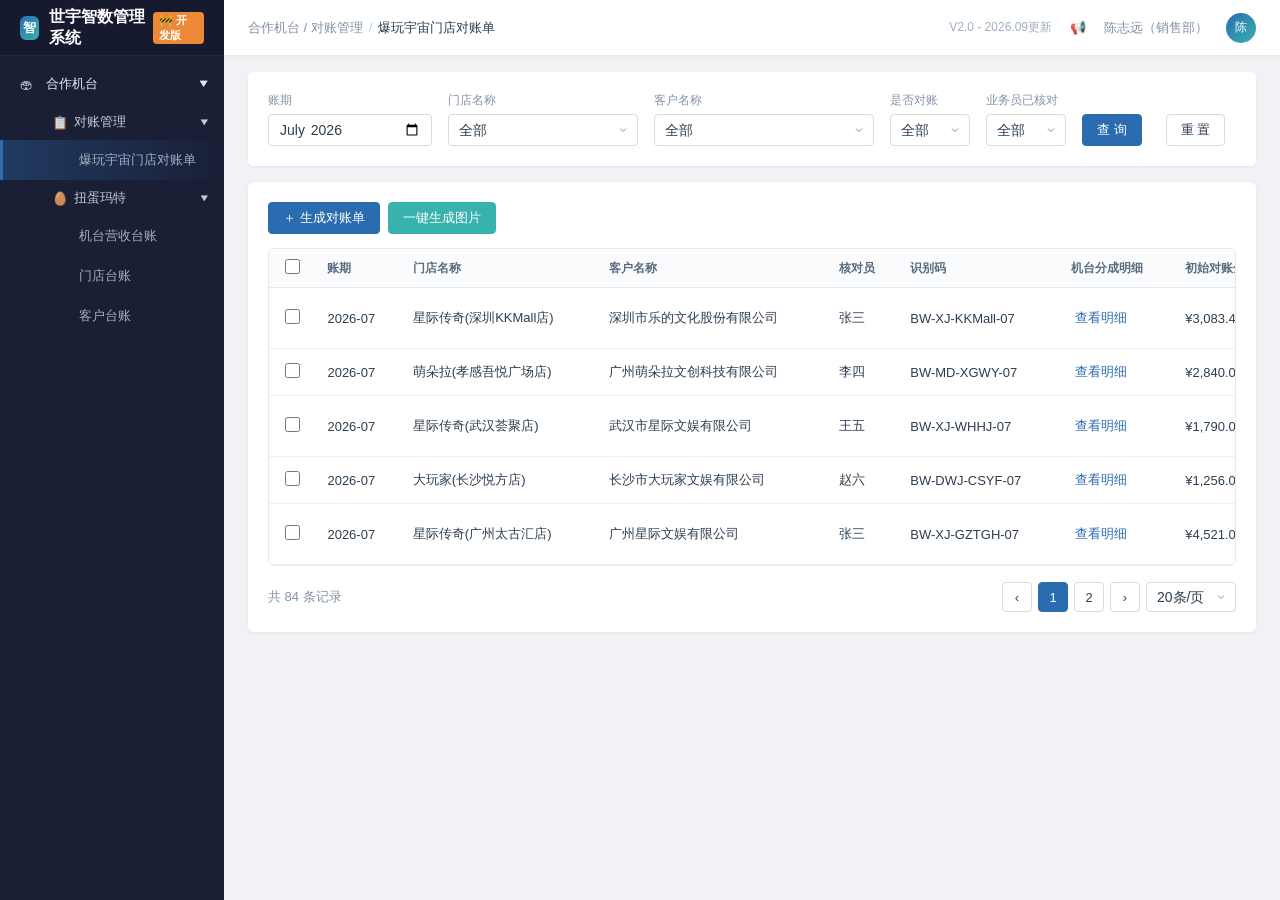
<file: 智数后台-开发版.html>
<!DOCTYPE html>
<html lang="zh-CN" data-theme="light"><head>
<meta charset="UTF-8">
<meta name="viewport" content="width=device-width, initial-scale=1.0">
<title>世宇智数管理系统 - 开发版</title>
<style>
/* ===== Reset & Base ===== */
*{margin:0;padding:0;box-sizing:border-box;}
html,body{height:100%;}
body{font-family:-apple-system,BlinkMacSystemFont,"Segoe UI","PingFang SC","Hiragino Sans GB","Microsoft YaHei",sans-serif;font-size:14px;color:#2c3e50;background:#f0f2f5;-webkit-font-smoothing:antialiased;}
a{text-decoration:none;color:inherit;}
ul,ol{list-style:none;}
button{font-family:inherit;cursor:pointer;border:none;outline:none;}
input,select,textarea{font-family:inherit;font-size:14px;outline:none;}

/* ===== Layout ===== */
.app{display:flex;height:100vh;overflow:hidden;}
.sidebar{width:224px;background:#1a1f36;color:#a0aec0;display:flex;flex-direction:column;flex-shrink:0;overflow:hidden;}
.main{flex:1;display:flex;flex-direction:column;overflow:hidden;background:#f0f2f5;}

/* ===== Sidebar ===== */
.logo{height:56px;display:flex;align-items:center;padding:0 20px;color:#fff;font-size:16px;font-weight:600;background:#151a2e;border-bottom:1px solid #232a47;}
.logo .dot{width:24px;height:24px;border-radius:6px;background:linear-gradient(135deg,#2b6cb0,#38b2ac);margin-right:10px;display:flex;align-items:center;justify-content:center;font-size:13px;}
.nav{flex:1;overflow-y:auto;padding:8px 0;}
.nav::-webkit-scrollbar{width:6px;}
.nav::-webkit-scrollbar-thumb{background:#2d3556;border-radius:3px;}
.nav-group{margin-bottom:2px;}
.nav-item{display:flex;align-items:center;padding:0 16px 0 24px;height:40px;color:#cbd5e0;font-size:13px;cursor:pointer;border-left:3px solid transparent;transition:all .15s;}
.nav-item:hover{background:#232a47;color:#fff;}
.nav-item.active{background:linear-gradient(90deg,rgba(43,108,176,.35),transparent);color:#fff;border-left-color:#2b6cb0;}
.nav-item .icon{width:16px;margin-right:10px;text-align:center;opacity:.85;}
.nav-parent{display:flex;align-items:center;justify-content:space-between;padding:0 16px 0 20px;height:40px;color:#e2e8f0;font-size:13px;font-weight:500;cursor:pointer;}
.nav-parent:hover{background:#232a47;}
.nav-parent .left{display:flex;align-items:center;}
.nav-parent .icon{width:16px;margin-right:10px;opacity:.85;}
.nav-parent .arrow{font-size:10px;transition:transform .2s;}
.nav-parent.open .arrow{transform:rotate(90deg);}
.nav-sub{overflow:hidden;max-height:0;transition:max-height .25s ease;}
.nav-parent.open + .nav-sub{max-height:400px;}
.nav-sub .nav-item{padding-left:52px;font-size:13px;}
/* 二级子菜单（扭蛋玛特等产品分组） */
.nav-sub-parent{display:flex;align-items:center;justify-content:space-between;padding:0 16px 0 52px;height:36px;color:#c0ccda;font-size:13px;font-weight:500;cursor:pointer;}
.nav-sub-parent:hover{background:#232a47;color:#fff;}
.nav-sub-parent .left{display:flex;align-items:center;}
.nav-sub-parent .icon{width:14px;margin-right:8px;opacity:.85;}
.nav-sub-parent .arrow{font-size:9px;transition:transform .2s;}
.nav-sub-parent.open .arrow{transform:rotate(90deg);}
.nav-sub-sub{overflow:hidden;max-height:0;transition:max-height .25s ease;}
.nav-sub-parent.open + .nav-sub-sub{max-height:300px;}
.nav-sub-sub .nav-item{padding-left:76px;font-size:12.5px;color:#a0aec0;}

/* ===== Main Header ===== */
.header{height:56px;background:#fff;display:flex;align-items:center;justify-content:space-between;padding:0 24px;border-bottom:1px solid #e8e8e8;flex-shrink:0;box-shadow:0 1px 4px rgba(0,0,0,.04);}
.header-left{display:flex;align-items:center;gap:14px;}
.breadcrumb{font-size:13px;color:#8492a6;}
.breadcrumb .sep{margin:0 6px;color:#c0ccda;}
.breadcrumb .cur{color:#2c3e50;font-weight:500;}
.header-right{display:flex;align-items:center;gap:18px;color:#8492a6;font-size:13px;}
.header-right .avatar{width:30px;height:30px;border-radius:50%;background:linear-gradient(135deg,#2b6cb0,#38b2ac);color:#fff;display:flex;align-items:center;justify-content:center;font-size:12px;}

/* ===== Content ===== */
.content{flex:1;overflow-y:auto;padding:16px 24px;}
.content::-webkit-scrollbar{width:8px;height:8px;}
.content::-webkit-scrollbar-thumb{background:#cfd8dc;border-radius:4px;}
.page{display:none;animation:fade .2s ease;}
.page.active{display:block;}
@keyframes fade{from{opacity:0;transform:translateY(6px);}to{opacity:1;transform:none;}}

/* ===== Card ===== */
.card{background:#fff;border-radius:6px;padding:20px;margin-bottom:16px;box-shadow:0 1px 3px rgba(0,0,0,.06);}
.empty-state{padding:80px 20px;text-align:center;color:#909399;}
.empty-state .empty-icon{font-size:48px;margin-bottom:16px;}
.empty-state .empty-title{font-size:18px;font-weight:600;color:#606266;margin-bottom:8px;}
.empty-state .empty-desc{font-size:14px;color:#909399;}
.card-title{font-size:15px;font-weight:600;color:#2c3e50;margin-bottom:14px;display:flex;align-items:center;justify-content:space-between;}

/* ===== Filter Bar ===== */
.filter-bar{display:flex;flex-wrap:wrap;gap:12px 16px;align-items:flex-end;}
.filter-item{display:flex;flex-direction:column;gap:5px;}
.filter-item label{font-size:12px;color:#8492a6;}
.filter-item .ctrl{min-width:140px;}

/* ===== Form Controls ===== */
.input,.select{height:32px;padding:0 10px;border:1px solid #d9d9d9;border-radius:4px;background:#fff;color:#2c3e50;width:100%;transition:border-color .2s;}
.input:focus,.select:focus{border-color:#2b6cb0;box-shadow:0 0 0 2px rgba(43,108,176,.12);}
.select{appearance:none;background-image:url("data:image/svg+xml,%3Csvg xmlns='http://www.w3.org/2000/svg' width='12' height='12' viewBox='0 0 24 24' fill='none' stroke='%238492a6' stroke-width='2'%3E%3Cpath d='M6 9l6 6 6-6'/%3E%3C/svg%3E");background-repeat:no-repeat;background-position:right 8px center;padding-right:26px;}
.input::placeholder{color:#b0bccc;}
.input-sm{height:30px;}

/* ===== Buttons ===== */
.btn{height:32px;padding:0 14px;border-radius:4px;font-size:13px;display:inline-flex;align-items:center;justify-content:center;gap:5px;transition:all .15s;border:1px solid #d9d9d9;background:#fff;color:#2c3e50;white-space:nowrap;}
.btn:hover{color:#2b6cb0;border-color:#2b6cb0;}
.btn-primary{background:#2b6cb0;border-color:#2b6cb0;color:#fff;}
.btn-primary:hover{background:#2563a8;border-color:#2563a8;color:#fff;}
.btn-success{background:#38b2ac;border-color:#38b2ac;color:#fff;}
.btn-success:hover{background:#319795;border-color:#319795;color:#fff;}
.btn-danger{color:#e53e3e;border-color:#e53e3e;background:#fff;}
.btn-danger:hover{background:#e53e3e;color:#fff;}
.btn-link{background:none;border:none;color:#2b6cb0;padding:0 4px;height:auto;font-size:13px;}
.btn-link:hover{color:#2563a8;background:none;}
.btn-text{background:#e6fffa;border:1px solid #b2f5ea;color:#319795;height:24px;padding:0 8px;border-radius:4px;font-size:12px;}
.btn-text:hover{background:#b2f5ea;}
.btn-sm{height:26px;padding:0 10px;font-size:12px;}
.btn-group{display:flex;gap:8px;flex-wrap:wrap;margin-bottom:14px;}
/* 扭蛋玛特机台营收台账工具栏 */
.ndmt-toolbar{display:flex;align-items:center;justify-content:space-between;margin-bottom:14px;}
.ndmt-toolbar-left{display:flex;align-items:center;gap:8px;}
.ndmt-toolbar-right{display:none;}
.ndmt-toolbar .tool-btn{width:36px;height:36px;display:flex;align-items:center;justify-content:center;border:1px solid #dcdfe6;border-radius:4px;background:#fff;color:#606266;cursor:pointer;font-size:16px;transition:all .15s;}
.ndmt-toolbar .tool-btn:hover{border-color:#409eff;color:#409eff;}
.ndmt-toolbar .tool-btn-dark{background:#4a5568;color:#fff;border-color:#4a5568;}
.ndmt-toolbar .tool-btn-dark:hover{background:#2d3748;border-color:#2d3748;color:#fff;}
.ndmt-toolbar .tool-export{height:36px;padding:0 18px;font-size:14px;}
/* 日期范围选择器 */
.date-range-picker{position:relative;}
.drp-inputs{display:flex;align-items:center;gap:0;}
.drp-input{display:flex;align-items:center;gap:6px;height:32px;padding:0 10px;border:1px solid #dcdfe6;border-radius:4px;background:#fff;font-size:13px;color:#606266;min-width:130px;}
.drp-input:first-child{border-right:none;border-radius:4px 0 0 4px;}
.drp-input:last-child{border-radius:0 4px 4px 0;}
.drp-input .drp-icon{font-size:14px;opacity:.7;}
.drp-sep{padding:0 8px;font-size:12px;color:#909399;}
.drp-panel{position:absolute;top:calc(100% + 4px);left:0;z-index:100;display:none;background:#fff;border:1px solid #e4e7ed;border-radius:4px;box-shadow:0 2px 12px rgba(0,0,0,.1);}
.date-range-picker.open .drp-panel{display:flex;}
.drp-shortcuts{width:110px;padding:8px 0;border-right:1px solid #e4e7ed;}
.drp-sc-item{padding:8px 16px;font-size:13px;color:#606266;cursor:pointer;}
.drp-sc-item:hover{background:#ecf5ff;color:#409eff;}
.drp-sc-item.active{background:#409eff;color:#fff;}
.drp-sc-item.custom{background:#409eff;color:#fff;font-weight:500;}
.drp-calendars{display:flex;padding:10px;}
.drp-cal{width:220px;padding:0 8px;}
.drp-cal-header{display:flex;align-items:center;justify-content:space-between;height:32px;font-size:14px;font-weight:600;color:#303133;margin-bottom:6px;}
.drp-arrow{width:24px;height:24px;display:flex;align-items:center;justify-content:center;cursor:pointer;color:#909399;}
.drp-arrow:hover{color:#409eff;}
.drp-weekdays{display:grid;grid-template-columns:repeat(7,1fr);font-size:12px;color:#909399;text-align:center;height:24px;line-height:24px;}
.drp-days{display:grid;grid-template-columns:repeat(7,1fr);gap:2px;}
.drp-day{height:28px;display:flex;align-items:center;justify-content:center;font-size:13px;color:#606266;cursor:pointer;border-radius:2px;}
.drp-day:hover{color:#409eff;}
.drp-day.other{color:#c0c4cc;}
.drp-day.in-range{background:#ecf5ff;color:#409eff;}
.drp-day.start,.drp-day.end{background:#409eff;color:#fff;border-radius:2px;}
.drp-day.start:hover,.drp-day.end:hover{color:#fff;}

/* ===== Table ===== */
.table-wrap{overflow-x:auto;border:1px solid #e8e8e8;border-radius:6px;}
table.data{width:100%;border-collapse:collapse;background:#fff;font-size:13px;min-width:max-content;}
table.data th{background:#fafbfc;color:#5a6c7d;font-weight:600;text-align:left;padding:10px 12px;border-bottom:1px solid #e8e8e8;white-space:nowrap;font-size:12px;position:sticky;top:0;z-index:1;}
table.data td{padding:10px 12px;border-bottom:1px solid #f0f0f0;color:#2c3e50;white-space:nowrap;}
table.data tr:hover td{background:#f7fafc;}
table.data th.center,table.data td.center{text-align:center;}
table.data tfoot td{background:#f7fafc;font-weight:600;border-top:2px solid #e8e8e8;}
.group-row td{background:#edf2f7 !important;font-weight:600;color:#2b6cb0;}

/* ===== Checkbox ===== */
.cb{width:15px;height:15px;accent-color:#2b6cb0;cursor:pointer;}

/* ===== Tags ===== */
.tag{display:inline-flex;align-items:center;padding:1px 8px;border-radius:3px;font-size:12px;line-height:20px;border:1px solid;}
.tag-blue{background:#ebf5fb;border-color:#bee3f8;color:#2b6cb0;}
.tag-green{background:#e6fffa;border-color:#b2f5ea;color:#319795;}
.tag-gray{background:#f7f7f7;border-color:#e0e0e0;color:#8492a6;}
.tag-orange{background:#fffaf0;border-color:#fbd38d;color:#c05621;}
.tag-red{background:#fff5f5;border-color:#fed7d7;color:#e53e3e;}
.tag-purple{background:#faf5ff;border-color:#e9d8fd;color:#805ad5;}
.tag-cyan{background:#e6fffa;border-color:#b2f5ea;color:#0d9488;}

/* ===== Switch ===== */
.switch{position:relative;display:inline-block;width:38px;height:20px;}
.switch input{opacity:0;width:0;height:0;}
.slider{position:absolute;cursor:pointer;inset:0;background:#ccc;transition:.3s;border-radius:20px;}
.slider:before{content:"";position:absolute;height:14px;width:14px;left:3px;top:3px;background:#fff;transition:.3s;border-radius:50%;}
.switch input:checked + .slider{background:#2b6cb0;}
.switch input:checked + .slider:before{transform:translateX(18px);}

/* ===== Pagination ===== */
.pagination{display:flex;align-items:center;justify-content:flex-end;gap:6px;margin-top:16px;flex-wrap:wrap;}
.pagination .info{font-size:13px;color:#8492a6;margin-right:auto;}
.page-btn{min-width:30px;height:30px;padding:0 6px;border:1px solid #d9d9d9;border-radius:4px;background:#fff;color:#2c3e50;font-size:13px;display:inline-flex;align-items:center;justify-content:center;}
.page-btn:hover{border-color:#2b6cb0;color:#2b6cb0;}
.page-btn.active{background:#2b6cb0;border-color:#2b6cb0;color:#fff;}

/* ===== Dropdown Menu ===== */
.dropdown{position:relative;display:inline-block;}
.dropdown-menu{display:none;position:absolute;right:0;top:calc(100% + 4px);background:#fff;border:1px solid #e8e8e8;border-radius:6px;box-shadow:0 6px 16px rgba(0,0,0,.12);min-width:120px;z-index:50;overflow:hidden;}
.dropdown.open .dropdown-menu{display:block;}
.dropdown-menu a{display:block;padding:7px 14px;font-size:13px;color:#2c3e50;white-space:nowrap;}
.dropdown-menu a:hover{background:#f7fafc;color:#2b6cb0;}
.dropdown-toggle{display:inline-flex;align-items:center;gap:3px;color:#2b6cb0;font-size:13px;cursor:pointer;}
.dropdown-toggle:hover{color:#2563a8;}

/* ===== Modal ===== */
.modal-mask{display:none;position:fixed;inset:0;background:rgba(0,0,0,.45);z-index:1000;align-items:flex-start;justify-content:center;padding-top:8vh;}
.modal-mask.open{display:flex;}
.modal{background:#fff;border-radius:8px;width:680px;max-width:92vw;max-height:84vh;display:flex;flex-direction:column;box-shadow:0 12px 40px rgba(0,0,0,.2);}
.modal.lg{width:900px;}
.modal.xl{width:1100px;}
.modal-header{display:flex;align-items:center;justify-content:space-between;padding:16px 20px;border-bottom:1px solid #e8e8e8;}
.modal-title{font-size:16px;font-weight:600;color:#2c3e50;}
.modal-close{font-size:22px;color:#a0aec0;cursor:pointer;line-height:1;background:none;border:none;}
.modal-close:hover{color:#2c3e50;}
.modal-body{padding:20px;overflow-y:auto;flex:1;}
.modal-footer{padding:12px 20px;border-top:1px solid #e8e8e8;display:flex;justify-content:flex-end;gap:10px;}

/* ===== Tips / Alert ===== */
.tips{padding:12px 16px;border-radius:4px;font-size:13px;line-height:1.7;margin-bottom:16px;display:flex;gap:10px;}
.tips .ti{font-size:16px;flex-shrink:0;}
.tips-blue{background:#ebf8ff;border:1px solid #bee3f8;color:#2c6cb0;}
.tips-green{background:#f0fff4;border:1px solid #c6f6d5;color:#276749;}
.tips-orange{background:#fffaf0;border:1px solid #fbd38d;color:#9c4221;}

/* ===== Stat Row / Cards ===== */
.stat-row{display:flex;gap:16px;margin-bottom:16px;flex-wrap:wrap;}
.stat-card{flex:1;min-width:180px;background:#fff;border-radius:6px;padding:18px 20px;box-shadow:0 1px 3px rgba(0,0,0,.06);border-left:4px solid #2b6cb0;}
.stat-card.green{border-left-color:#38b2ac;}
.stat-card.orange{border-left-color:#ed8936;}
.stat-card.red{border-left-color:#e53e3e;}
.stat-card .label{font-size:13px;color:#8492a6;margin-bottom:8px;}
.stat-card .value{font-size:24px;font-weight:700;color:#2c3e50;}
.stat-card .value .unit{font-size:14px;font-weight:400;margin-left:2px;}

/* ===== Tabs ===== */
.tabs{display:flex;gap:0;border-bottom:1px solid #e8e8e8;margin-bottom:16px;}
.tab{padding:8px 20px;font-size:14px;color:#5a6c7d;cursor:pointer;border-bottom:2px solid transparent;}
.tab.active{color:#2b6cb0;border-bottom-color:#2b6cb0;font-weight:500;}
.tab:hover{color:#2b6cb0;}

/* ===== Sub-table (game group) ===== */
.game-block{border:1px solid #e8e8e8;border-radius:6px;margin-bottom:12px;overflow:hidden;}
.game-block-head{background:#f7fafc;padding:8px 14px;font-weight:600;color:#2b6cb0;font-size:13px;border-bottom:1px solid #e8e8e8;}

/* ===== Notice / Import rules ===== */
.notice{background:#f0fff4;border:1px solid #c6f6d5;border-radius:6px;padding:14px 18px;margin-bottom:14px;font-size:13px;line-height:1.9;color:#276749;}
.notice b{color:#22543d;}
.import-rules{background:#fffbf0;border:1px solid #fbd38d;border-radius:6px;padding:12px 16px;margin-bottom:14px;font-size:12.5px;line-height:2;color:#744210;}
.import-rules code{background:#fff8e7;padding:1px 6px;border-radius:3px;color:#975a16;font-family:"SFMono-Regular",Consolas,monospace;}

/* ===== Amount colors ===== */
.amt{font-variant-numeric:tabular-nums;}
.amt-blue{color:#2b6cb0;font-weight:600;}
.amt-green{color:#319795;font-weight:600;}
.amt-red{color:#e53e3e;font-weight:600;}
.amt-gray{color:#a0aec0;}
.readonly-fill{background:#f5f7fa !important;color:#a0aec0;}

/* ===== Placeholder page ===== */
.placeholder{display:flex;flex-direction:column;align-items:center;justify-content:center;height:60vh;color:#a0aec0;}
.placeholder .icon{font-size:48px;margin-bottom:16px;}
.placeholder h3{font-size:18px;color:#5a6c7d;margin-bottom:6px;}

/* ===== NEW badge ===== */
.new-badge{display:inline-block;background:#e53e3e;color:#fff;font-size:9px;padding:0 4px;border-radius:3px;margin-left:4px;line-height:14px;font-weight:600;vertical-align:middle;}

/* ===== Sub form (modal) ===== */
.sub-section-title{font-size:13px;font-weight:600;color:#2c3e50;margin:6px 0 12px;padding-left:8px;border-left:3px solid #2b6cb0;}
.form-row{display:flex;gap:16px;margin-bottom:14px;flex-wrap:wrap;}
.form-row .form-col{flex:1;min-width:200px;}
.form-row .form-col.wide{flex:2;}
.form-label{font-size:13px;color:#5a6c7d;margin-bottom:5px;display:flex;align-items:center;gap:2px;}
.req{color:#e53e3e;}
.dynamic-table-wrap{overflow-x:auto;border:1px solid #e8e8e8;border-radius:6px;margin-bottom:12px;}
.add-row-btn{color:#319795;font-size:13px;cursor:pointer;display:inline-flex;align-items:center;gap:4px;border:1px dashed #319795;padding:3px 10px;border-radius:4px;background:#e6fffa;}
.add-row-btn:hover{background:#b2f5ea;}
.summary-box{background:#f7fafc;border:1px solid #e8e8e8;border-radius:6px;padding:14px 18px;display:flex;gap:32px;flex-wrap:wrap;margin-bottom:14px;}
.summary-item{font-size:13px;}
.summary-item .lbl{color:#8492a6;margin-bottom:4px;}
.summary-item .val{font-size:16px;font-weight:700;}
.highlight-select{border-color:#319795;background:#e6fffa;}
.highlight-option{background:#e6fffa;font-weight:600;}

/* ===== Phase badges (分期标签) ===== */
.phase-badge{display:none !important;}
.phase-online{background:#d1fae5;color:#065f46;}
.phase-opt{background:#fef3c7;color:#92400e;}
.phase-new{background:#dbeafe;color:#1e40af;}
.phase-legend{display:none !important;}
.phase-legend .lg-left{display:flex;align-items:center;gap:18px;flex-wrap:wrap;}
.phase-legend .lg-right{display:flex;align-items:center;gap:8px;flex-shrink:0;}
.phase-legend .lg-title{font-weight:600;color:#2c3e50;}
.phase-legend .lg-item{display:inline-flex;align-items:center;gap:6px;}
.phase-todo{display:none !important;}

/* ===== Detail Modal (机台分成明细) ===== */
.detail-info-bar{background:linear-gradient(135deg,#2b6cb0,#3182ce);color:#fff;padding:16px 20px;border-radius:6px;margin-bottom:16px;display:flex;flex-wrap:wrap;gap:16px 32px;}
.detail-info-bar .info-item{display:flex;flex-direction:column;gap:4px;}
.detail-info-bar .info-item .lbl{font-size:12px;opacity:.8;}
.detail-info-bar .info-item .val{font-size:15px;font-weight:600;}
.detail-stat-row{display:flex;gap:8px;margin-bottom:16px;flex-wrap:wrap;align-items:stretch;}
.detail-stat-card{flex:1 1 calc(14.28% - 8px);min-width:130px;max-width:200px;background:#fff;border:1px solid #e8e8e8;border-radius:6px;padding:10px 12px;}
.detail-stat-card .ds-label{font-size:12px;color:#8492a6;margin-bottom:6px;}
.detail-stat-card .ds-value{font-size:20px;font-weight:700;color:#2c3e50;}
.detail-stat-card .ds-value .unit{font-size:12px;font-weight:400;color:#8492a6;margin-left:3px;}
.detail-stat-card.primary .ds-value{color:#2b6cb0;}
.detail-stat-card.success .ds-value{color:#319795;}
.detail-toolbar{display:flex;align-items:center;justify-content:space-between;margin-bottom:12px;gap:10px;flex-wrap:wrap;}
.detail-toolbar .left{display:flex;gap:8px;align-items:center;}
.detail-toolbar .right{display:flex;gap:8px;align-items:center;}
.detail-toolbar .search-input{width:200px;}
.btn-refresh{background:#2b6cb0;color:#fff;border-color:#2b6cb0;}
.btn-refresh:hover{background:#2563a8;color:#fff;}
.btn-icon{width:32px;height:32px;padding:0;display:inline-flex;align-items:center;justify-content:center;}
.view-toggle{display:inline-flex;border:1px solid #d9d9d9;border-radius:4px;overflow:hidden;}
.view-toggle button{width:32px;height:30px;background:#fff;border:none;cursor:pointer;font-size:14px;color:#5a6c7d;display:inline-flex;align-items:center;justify-content:center;}
.view-toggle button.active{background:#2b6cb0;color:#fff;}
.btn-edit-green{background:#38b2ac;color:#fff;border:none;border-radius:4px;padding:4px 12px;font-size:12px;cursor:pointer;}
.btn-edit-green:hover{background:#319795;}

/* ===== Edit Modal ===== */
.edit-radio-group{display:flex;gap:20px;margin-bottom:4px;}
.edit-radio-group label{font-size:13px;color:#2c3e50;cursor:pointer;display:flex;align-items:center;gap:5px;}
.edit-preview-table{width:100%;border-collapse:collapse;font-size:12.5px;margin-top:8px;}
.edit-preview-table th{background:#f7fafc;color:#5a6c7d;font-weight:600;padding:8px 10px;border-bottom:1px solid #e8e8e8;text-align:center;}
.edit-preview-table td{padding:8px 10px;border-bottom:1px solid #f0f0f0;text-align:center;}
.edit-preview-table td.before{color:#8492a6;}
.edit-preview-table td.after{color:#2b6cb0;font-weight:600;}
.edit-preview-table td.diff{color:#e53e3e;font-weight:600;}
.edit-preview-table td.diff.positive{color:#319795;}

/* ===== Optimization Note Card (优化调整说明) ===== */
.opt-note-card{position:relative;border-left:4px solid #f59e0b;background:#fffbeb;border-radius:6px;padding:14px 18px 16px;margin-bottom:16px;}
.opt-note-card .opt-note-header{display:flex;align-items:center;justify-content:space-between;margin-bottom:10px;}
.opt-note-card .opt-note-title{font-size:15px;font-weight:700;color:#92400e;display:flex;align-items:center;gap:6px;}
.opt-note-card .opt-note-badge{display:inline-flex;align-items:center;padding:2px 10px;border-radius:4px;font-size:12px;font-weight:600;background:#f59e0b;color:#fff;}
.opt-note-card .opt-note-table{width:100%;border-collapse:collapse;font-size:13px;}
.opt-note-card .opt-note-table th{background:#fef3c7;color:#92400e;font-weight:600;padding:8px 10px;border:1px solid #fde68a;text-align:left;}
.opt-note-card .opt-note-table td{padding:8px 10px;border:1px solid #fde68a;color:#78350f;vertical-align:top;}
.opt-note-card .opt-note-table td.num{width:40px;text-align:center;font-weight:600;}
.opt-note-card .opt-note-table td.item{width:160px;font-weight:700;color:#92400e;}
.opt-note-card .opt-note-table td.before{width:230px;}
.opt-note-card .opt-note-table td.after{width:230px;}
.opt-note-card .opt-note-table td.impact{width:140px;}
.opt-note-card .opt-note-table tr:hover td{background:#fef9c3;}

/* Small optimization note for modals */
.opt-note-small{background:#fffbeb;border:1px solid #fde68a;border-radius:6px;padding:10px 14px;margin-bottom:14px;display:flex;align-items:flex-start;gap:10px;}
.opt-note-small .ons-icon{font-size:16px;flex-shrink:0;}
.opt-note-small .ons-title{font-size:13px;font-weight:700;color:#92400e;margin-bottom:2px;}
.opt-note-small .ons-content{font-size:12.5px;color:#78350f;line-height:1.6;}

/* Phase new hint text */
.phase-new-hint{display:none !important;}

/* ===== Optimization Note Button (优化调整说明按钮) ===== */
.btn-opt-note{height:32px;padding:0 14px;border-radius:4px;font-size:13px;display:inline-flex;align-items:center;gap:6px;transition:all .15s;border:1px solid #f59e0b;background:#fffbeb;color:#92400e;cursor:pointer;white-space:nowrap;margin-left:8px;}
.btn-opt-note:hover{background:#fef3c7;border-color:#d97706;color:#78350f;}
.btn-opt-note .opt-dot{width:7px;height:7px;border-radius:50%;background:#f59e0b;display:inline-block;box-shadow:0 0 0 2px rgba(245,158,11,.25);}
.btn-opt-note .opt-tag{display:none !important;}

/* ===== Optimization Note Modal Table ===== */
.opt-modal-table{width:100%;border-collapse:collapse;font-size:13px;margin-top:4px;}
.opt-modal-table th{background:#2c3e50;color:#fff;font-weight:600;padding:10px 12px;border:1px solid #1e2b3a;text-align:left;}
.opt-modal-table td{padding:10px 12px;border:1px solid #e8e8e8;vertical-align:top;color:#2c3e50;line-height:1.6;}
.opt-modal-table tbody tr:nth-child(even){background:#f7fafc;}
.opt-modal-table tbody tr:hover{background:#eef6ff;}
.opt-modal-table td.num{text-align:center;font-weight:600;width:40px;}
.opt-modal-table td.item{font-weight:700;color:#92400e;width:140px;}
.opt-modal-table td.after{color:#2f855a;font-weight:600;}
.opt-modal-table td.impact{width:130px;}

/* Small edit note button (明细弹窗内) */
.btn-edit-note{display:inline-flex;align-items:center;gap:5px;background:#fffbeb;border:1px solid #f59e0b;color:#92400e;font-size:12.5px;padding:5px 12px;border-radius:4px;cursor:pointer;transition:all .15s;}
.btn-edit-note:hover{background:#fef3c7;border-color:#d97706;color:#78350f;}
.modal.w800{width:1100px;}
.modal.sm{width:460px;}
</style>
</head>
<body>
<div class="app">
  <!-- ============ SIDEBAR ============ -->
  <aside class="sidebar">
    <div class="logo"><span class="dot">智</span>世宇智数管理系统<span style="margin-left:6px;font-size:11px;background:#ed8936;color:#fff;padding:1px 6px;border-radius:4px;">🚧 开发版</span></div>
    <nav class="nav" id="nav">
      <div class="nav-item" data-page="dashboard" style="display:none;"><span class="icon">▦</span>仪表盘</div>

      <div class="nav-group">
        <div class="nav-parent open"><span class="left"><span class="icon">🏟</span>合作机台</span><span class="arrow">▶</span></div>
        <div class="nav-sub">
          <div class="nav-sub-parent open" onclick="this.classList.toggle('open')"><span class="left"><span class="icon">📋</span>对账管理</span><span class="arrow">▶</span></div>
          <div class="nav-sub-sub">
            <div class="nav-item" data-page="p1" style="display:none;">亿玩赏门店对账单</div>
            
            <div class="nav-item" data-page="p3" style="display:none;">亿玩赏客户对账单</div>
            <div class="nav-item active" data-page="p2" style="">爆玩宇宙门店对账单</div><div class="nav-item" data-page="p_bw_cust" style="display:none;">爆玩宇宙客户对账单</div>
          </div>
          <div class="nav-sub-parent open" onclick="this.classList.toggle('open')"><span class="left"><span class="icon">🥚</span>扭蛋玛特</span><span class="arrow">▶</span></div>
          <div class="nav-sub-sub">
            <div class="nav-item" data-page="p_ndmt_machine">机台营收台账</div>
            <div class="nav-item" data-page="p_ndmt_store">门店台账</div>
            <div class="nav-item" data-page="p_ndmt_cust">客户台账</div>
          </div>
        </div>
      </div>

      <div class="nav-group" style="display:none;">
        <div class="nav-parent open"><span class="left"><span class="icon">฿</span>分成管理</span><span class="arrow">▶</span></div>
        <div class="nav-sub">
          <div class="nav-item" data-page="p4">分成账期管理</div>
          <div class="nav-item" data-page="p5">合作机台回款管理</div>
        </div>
      </div>

      <div class="nav-group" style="display:none;">
        <div class="nav-parent open"><span class="left"><span class="icon">¥</span>认款管理</span><span class="arrow">▶</span></div>
        <div class="nav-sub">
          <div class="nav-item" data-page="p7">认款列表</div>
          <div class="nav-item" data-page="p7d">已认款明细</div>
        </div>
      </div>

      <div class="nav-item" data-page="p_chat" style="display:none;"><span class="icon">💬</span>合作客户群聊关联管理</div>

      <div class="nav-group" style="display:none;">
        <div class="nav-parent open"><span class="left"><span class="icon">⚙</span>基础设置</span><span class="arrow">▶</span></div>
        <div class="nav-sub">
          <div class="nav-item" data-page="base_cust">客户管理</div>
          <div class="nav-item" data-page="base_store">门店管理</div>
          <div class="nav-item" data-page="base_sn">机台SN管理</div>
        </div>
      </div>
    </nav>
  </aside>

  <!-- ============ MAIN ============ -->
  <div class="main">
    <header class="header">
      <div class="header-left">
        <div class="breadcrumb" id="breadcrumb"><span>合作机台 / 对账管理</span><span class="sep">/</span><span class="cur">爆玩宇宙门店对账单<span class="phase-badge phase-opt">三期新增</span></span></div>
      </div>
      <div class="header-right">
        <span style="color:#a0aec0;font-size:12px;">V2.0 - 2026.09更新</span>
        <span>📢</span><span>陈志远（销售部）</span><div class="avatar">陈</div>
      </div>
    </header>
    <div class="phase-legend">
      <div class="lg-left">
        <span class="lg-title">分期标识：</span>
        <span class="lg-item"><span class="phase-badge phase-online">二期已上线</span>已上线运行</span>
        <span class="lg-item"><span class="phase-badge phase-opt">三期</span>本期优化项</span>
        <span class="lg-item"><span class="phase-badge phase-new">三期新增</span>规划新增项</span>
      </div>
      <div class="lg-right" id="optBtnArea"><button class="btn-opt-note" onclick="openModal('modalOptimize')"><span class="opt-dot"></span>📋 优化调整说明<span class="opt-tag">三期</span></button></div>
    </div>
    <div class="content" id="content">

            <!-- ===================== PAGE 1: 亿玩赏门店对账单 ===================== -->
      <div class="page" id="page-p1">
        <div class="card">
          <div class="filter-bar">
            <div class="filter-item" style=""><label>对账月份</label><input type="month" class="input" value="2026-08"></div>
            <div class="filter-item" style=""><label>门店名称</label><select class="select" multiple="" size="1" style="height:32px"><option>星际传奇(深圳KKMall店)</option><option>萌朵拉(孝感吾悦广场店)</option></select></div>
            <div class="filter-item" style=""><label>客户名称</label><select class="select" multiple="" size="1"><option>深圳市乐的文化股份有限公司</option><option>广州萌朵拉文创科技有限公司</option></select></div>
            <div class="filter-item" style=""><label>匹配状态</label><select class="select"><option>全部</option><option>已匹配</option><option>未匹配</option><option>部分匹配</option></select></div>
            <div class="filter-item" style=""><label>是否已核对</label><select class="select"><option>全部</option><option>已核对</option><option>未核对</option></select></div>
            <button class="btn btn-primary" style="">查 询</button><div class="filter-item" style="justify-content: flex-end;"><button class="btn" style="margin-left:8px">重 置</button></div>
          </div>
        </div>

        <!-- Tab切换 -->
        <div class="card" style="padding:0;background:none;box-shadow:none;margin-bottom:0;">
          <div class="tabs" style="background:#fff;padding:0 16px;border-radius:6px 6px 0 0;border:1px solid #e8e8e8;border-bottom:none;margin-bottom:0;">
            <div class="tab active" data-group="storeTab" onclick="switchTab('storeTab',0)">发货对账单<span class="phase-badge phase-online" style="margin-left:6px;">二期已上线</span></div>
            <div class="tab" data-group="storeTab" onclick="switchTab('storeTab',1)">消耗对账单<span class="phase-badge phase-online" style="margin-left:6px;">二期已上线</span></div>
            <div class="tab" data-group="storeTab" onclick="switchTab('storeTab',2)">入库对账单<span class="phase-badge phase-new" style="margin-left:6px;">三期新增</span></div>
            <div class="tab" data-group="storeTab" onclick="switchTab('storeTab',3)">发货(消耗)对账单<span class="phase-badge phase-new" style="margin-left:6px;">三期新增</span></div>
          </div>
        </div>

        <!-- Tab1: 发货对账单 -->
        <div class="tab-pane" data-group="storeTab" style="display:block;">
          <div class="card" style="border-radius:0 0 6px 6px;">
            <div class="btn-group">
              <button class="btn btn-primary" onclick="openModal('modal1')">＋ 生成对账单</button>
              <button class="btn btn-danger">批量删除</button>
            </div>
            <div class="table-wrap">
              <table class="data">
                <thead><tr>
                  <th class="center"><input type="checkbox" class="cb"></th>
                  <th>对账月份</th><th>门店名称</th><th>客户名称</th><th>合作类型</th><th>对账类型</th><th>识别码</th><th>分成对账金额</th><th>发货数量</th><th>是否已认款</th><th>认款金额</th><th>认款详情</th><th>是否已开票</th><th>已开票金额</th><th>发票</th><th class="center">业务员已核对</th><th>操作</th>
                </tr></thead>
                <tbody>
                  <tr>
                    <td class="center"><input type="checkbox" class="cb"></td>
                    <td>2026-08</td><td>星际传奇(深圳KKMall店)</td><td>深圳市乐的文化股份有限公司</td><td><span class="tag tag-blue">亿玩赏</span></td><td><span class="tag tag-green">发货对账</span></td><td>YWS-SZKK-0826</td>
                    <td class="amt amt-blue">¥1,542.05</td><td>328</td><td><span class="tag tag-green">已认款</span></td><td class="amt">¥1,542.05</td><td><span class="btn-link">查看</span></td>
                    <td><span class="tag tag-green">已开票</span></td><td class="amt">¥1,542.05</td><td><span class="btn-link">下载</span></td>
                    <td class="center"><label class="switch"><input type="checkbox" checked=""><span class="slider"></span></label></td>
                    <td><div class="dropdown"><span class="dropdown-toggle">操作 ▾</span><div class="dropdown-menu"><a>生成图片</a><a>查看打印</a><a>查看明细</a><a style="color:#e53e3e">删除</a></div></div></td>
                  </tr>
                  <tr>
                    <td class="center"><input type="checkbox" class="cb"></td>
                    <td>2026-08</td><td>萌朵拉(孝感吾悦广场店)</td><td>广州萌朵拉文创科技有限公司</td><td><span class="tag tag-blue">亿玩赏</span></td><td><span class="tag tag-green">发货对账</span></td><td>YWS-XGWT-0817</td>
                    <td class="amt amt-blue">¥3,268.40</td><td>612</td><td><span class="tag tag-gray">未认款</span></td><td class="amt amt-gray">¥0.00</td><td><span class="btn-link">查看</span></td>
                    <td><span class="tag tag-gray">未开票</span></td><td class="amt amt-gray">¥0.00</td><td><span class="btn-link">—</span></td>
                    <td class="center"><label class="switch"><input type="checkbox"><span class="slider"></span></label></td>
                    <td><div class="dropdown"><span class="dropdown-toggle">操作 ▾</span><div class="dropdown-menu"><a>生成图片</a><a>查看打印</a><a>查看明细</a><a style="color:#e53e3e">删除</a></div></div></td>
                  </tr>
                  <tr>
                    <td class="center"><input type="checkbox" class="cb"></td>
                    <td>2026-08</td><td>星际传奇(武汉荟聚店)</td><td>武汉市星际文娱有限公司</td><td><span class="tag tag-blue">亿玩赏</span></td><td><span class="tag tag-green">发货对账</span></td><td>YWS-WHHJ-0822</td>
                    <td class="amt amt-blue">¥2,105.70</td><td>451</td><td><span class="tag tag-green">已认款</span></td><td class="amt">¥2,105.70</td><td><span class="btn-link">查看</span></td>
                    <td><span class="tag tag-orange">部分开票</span></td><td class="amt">¥1,200.00</td><td><span class="btn-link">下载</span></td>
                    <td class="center"><label class="switch"><input type="checkbox" checked=""><span class="slider"></span></label></td>
                    <td><div class="dropdown"><span class="dropdown-toggle">操作 ▾</span><div class="dropdown-menu"><a>生成图片</a><a>查看打印</a><a>查看明细</a><a style="color:#e53e3e">删除</a></div></div></td>
                  </tr>
                  <tr>
                    <td class="center"><input type="checkbox" class="cb"></td>
                    <td>2026-08</td><td>大玩家(长沙悦方店)</td><td>长沙市大玩家文娱有限公司</td><td><span class="tag tag-blue">亿玩赏</span></td><td><span class="tag tag-green">发货对账</span></td><td>YWS-CSYF-0831</td>
                    <td class="amt amt-blue">¥986.30</td><td>198</td><td><span class="tag tag-gray">未认款</span></td><td class="amt amt-gray">¥0.00</td><td><span class="btn-link">查看</span></td>
                    <td><span class="tag tag-gray">未开票</span></td><td class="amt amt-gray">¥0.00</td><td><span class="btn-link">—</span></td>
                    <td class="center"><label class="switch"><input type="checkbox"><span class="slider"></span></label></td>
                    <td><div class="dropdown"><span class="dropdown-toggle">操作 ▾</span><div class="dropdown-menu"><a>生成图片</a><a>查看打印</a><a>查看明细</a><a style="color:#e53e3e">删除</a></div></div></td>
                  </tr>
                  <tr>
                    <td class="center"><input type="checkbox" class="cb"></td>
                    <td>2026-08</td><td>潮玩星球(成都IFS店)</td><td>成都潮玩星球科技有限公司</td><td><span class="tag tag-blue">亿玩赏</span></td><td><span class="tag tag-green">发货对账</span></td><td>YWS-CDIFS-0825</td>
                    <td class="amt amt-blue">¥4,790.15</td><td>905</td><td><span class="tag tag-green">已认款</span></td><td class="amt">¥4,790.15</td><td><span class="btn-link">查看</span></td>
                    <td><span class="tag tag-green">已开票</span></td><td class="amt">¥4,790.15</td><td><span class="btn-link">下载</span></td>
                    <td class="center"><label class="switch"><input type="checkbox" checked=""><span class="slider"></span></label></td>
                    <td><div class="dropdown"><span class="dropdown-toggle">操作 ▾</span><div class="dropdown-menu"><a>生成图片</a><a>查看打印</a><a>查看明细</a><a style="color:#e53e3e">删除</a></div></div></td>
                  </tr>
                </tbody>
              </table>
            </div>
            <div class="pagination">
              <span class="info">共 128 条记录</span>
              <button class="page-btn">‹</button>
              <button class="page-btn active">1</button><button class="page-btn">2</button><button class="page-btn">3</button><button class="page-btn">4</button>
              <button class="page-btn">›</button>
              <select class="select" style="height:30px;width:90px"><option>20条/页</option><option>50条/页</option></select>
            </div>
          </div>
        </div>

        <!-- Tab2: 消耗对账单 -->
        <div class="tab-pane" data-group="storeTab" style="display:none;">
          <div class="card" style="border-radius:0 0 6px 6px;">
            <div class="btn-group">
              <button class="btn btn-primary" onclick="openModal('modal1')">＋ 生成对账单</button>
              <button class="btn btn-danger">批量删除</button>
            </div>
            <div class="table-wrap">
              <table class="data">
                <thead><tr>
                  <th class="center"><input type="checkbox" class="cb"></th>
                  <th>对账月份</th><th>门店名称</th><th>客户名称</th><th>合作类型</th><th>对账类型</th><th>识别码</th><th>总发货金额</th><th>总发货数量</th><th>总消耗金额</th><th>总消耗数量</th><th>剩余库存</th><th>是否已认款</th><th>认款金额</th><th>认款详情</th><th>是否已开票</th><th>已开票金额</th><th>发票</th><th class="center">业务员已核对</th><th>操作</th>
                </tr></thead>
                <tbody>
                  <tr>
                    <td class="center"><input type="checkbox" class="cb"></td>
                    <td>2026-08</td><td>星际传奇(深圳KKMall店)</td><td>深圳市乐的文化股份有限公司</td><td><span class="tag tag-blue">亿玩赏</span></td><td><span class="tag tag-cyan">消耗对账</span></td><td>YWS-XH-SZKK-08</td>
                    <td class="amt amt-blue">¥1,542.05</td><td>328</td><td class="amt amt-green">¥1,298.40</td><td>276</td><td class="amt" style="color:#dd6b20">52</td>
                    <td><span class="tag tag-green">已认款</span></td><td class="amt">¥1,298.40</td><td><span class="btn-link">查看</span></td>
                    <td><span class="tag tag-green">已开票</span></td><td class="amt">¥1,298.40</td><td><span class="btn-link">下载</span></td>
                    <td class="center"><label class="switch"><input type="checkbox" checked=""><span class="slider"></span></label></td>
                    <td><div class="dropdown"><span class="dropdown-toggle">操作 ▾</span><div class="dropdown-menu"><a>生成图片</a><a>查看打印</a><a>查看明细</a><a style="color:#e53e3e">删除</a></div></div></td>
                  </tr>
                  <tr>
                    <td class="center"><input type="checkbox" class="cb"></td>
                    <td>2026-08</td><td>萌朵拉(孝感吾悦广场店)</td><td>广州萌朵拉文创科技有限公司</td><td><span class="tag tag-blue">亿玩赏</span></td><td><span class="tag tag-cyan">消耗对账</span></td><td>YWS-XH-XGWT-08</td>
                    <td class="amt amt-blue">¥3,268.40</td><td>612</td><td class="amt amt-green">¥2,890.60</td><td>541</td><td class="amt" style="color:#dd6b20">71</td>
                    <td><span class="tag tag-gray">未认款</span></td><td class="amt amt-gray">¥0.00</td><td><span class="btn-link">查看</span></td>
                    <td><span class="tag tag-gray">未开票</span></td><td class="amt amt-gray">¥0.00</td><td><span class="btn-link">—</span></td>
                    <td class="center"><label class="switch"><input type="checkbox"><span class="slider"></span></label></td>
                    <td><div class="dropdown"><span class="dropdown-toggle">操作 ▾</span><div class="dropdown-menu"><a>生成图片</a><a>查看打印</a><a>查看明细</a><a style="color:#e53e3e">删除</a></div></div></td>
                  </tr>
                  <tr>
                    <td class="center"><input type="checkbox" class="cb"></td>
                    <td>2026-08</td><td>星际传奇(武汉荟聚店)</td><td>武汉市星际文娱有限公司</td><td><span class="tag tag-blue">亿玩赏</span></td><td><span class="tag tag-cyan">消耗对账</span></td><td>YWS-XH-WHHJ-08</td>
                    <td class="amt amt-blue">¥2,105.70</td><td>451</td><td class="amt amt-green">¥1,820.30</td><td>390</td><td class="amt" style="color:#dd6b20">61</td>
                    <td><span class="tag tag-green">已认款</span></td><td class="amt">¥1,820.30</td><td><span class="btn-link">查看</span></td>
                    <td><span class="tag tag-orange">部分开票</span></td><td class="amt">¥1,000.00</td><td><span class="btn-link">下载</span></td>
                    <td class="center"><label class="switch"><input type="checkbox" checked=""><span class="slider"></span></label></td>
                    <td><div class="dropdown"><span class="dropdown-toggle">操作 ▾</span><div class="dropdown-menu"><a>生成图片</a><a>查看打印</a><a>查看明细</a><a style="color:#e53e3e">删除</a></div></div></td>
                  </tr>
                  <tr>
                    <td class="center"><input type="checkbox" class="cb"></td>
                    <td>2026-08</td><td>潮玩星球(成都IFS店)</td><td>成都潮玩星球科技有限公司</td><td><span class="tag tag-blue">亿玩赏</span></td><td><span class="tag tag-cyan">消耗对账</span></td><td>YWS-XH-CDIFS-08</td>
                    <td class="amt amt-blue">¥4,790.15</td><td>905</td><td class="amt amt-green">¥4,120.80</td><td>778</td><td class="amt" style="color:#dd6b20">127</td>
                    <td><span class="tag tag-green">已认款</span></td><td class="amt">¥4,120.80</td><td><span class="btn-link">查看</span></td>
                    <td><span class="tag tag-green">已开票</span></td><td class="amt">¥4,120.80</td><td><span class="btn-link">下载</span></td>
                    <td class="center"><label class="switch"><input type="checkbox" checked=""><span class="slider"></span></label></td>
                    <td><div class="dropdown"><span class="dropdown-toggle">操作 ▾</span><div class="dropdown-menu"><a>生成图片</a><a>查看打印</a><a>查看明细</a><a style="color:#e53e3e">删除</a></div></div></td>
                  </tr>
                </tbody>
              </table>
            </div>
            <div class="pagination">
              <span class="info">共 108 条记录</span>
              <button class="page-btn">‹</button>
              <button class="page-btn active">1</button><button class="page-btn">2</button><button class="page-btn">3</button>
              <button class="page-btn">›</button>
              <select class="select" style="height:30px;width:90px"><option>20条/页</option><option>50条/页</option></select>
            </div>
          </div>
        </div>

        <!-- Tab3: 入库对账单 -->
        <div class="tab-pane" data-group="storeTab" style="display:none;">
          <div class="card" style="border-radius:0 0 6px 6px;">
            <div class="btn-group">
              <button class="btn btn-primary" onclick="openModal('modal1')">＋ 生成对账单</button>
              <button class="btn btn-danger">批量删除</button>
              <div class="tips tips-blue" style="margin-left:auto;margin-bottom:0;padding:6px 12px;font-size:12px;display:none;">
                <span class="ti">ℹ</span>
                <span>三期新增功能：入库对账用于核对客户入库数据与我方发货数据的差异</span>
              </div>
            </div>
            <div class="table-wrap">
              <table class="data">
                <thead><tr>
                  <th class="center"><input type="checkbox" class="cb"></th>
                  <th>对账月份</th>
                  <th>门店名称</th>
                  <th>客户名称</th>
                  <th>合作类型</th>
                  <th>对账类型</th>
                  <th>入库金额</th>
                  <th>调拨下月金额</th>
                  <th>调拨到当月金额</th>
                  <th>结算金额</th>
                  <th>匹配状态</th>
                  <th class="center">业务员已核对</th>
                  <th>操作</th>
                </tr></thead>
                <tbody>
                  <tr>
                    <td class="center"><input type="checkbox" class="cb"></td>
                    <td>2026-08</td>
                    <td>星际传奇(深圳KKMall店)</td>
                    <td>深圳市乐的文化股份有限公司</td>
                    <td><span class="tag tag-blue">亿玩赏</span></td>
                    <td><span class="tag tag-purple">入库对账</span></td>
                    <td class="amt amt-blue">¥1,542.05</td>
                    <td class="amt">¥200.00</td>
                    <td class="amt">¥100.00</td>
                    <td class="amt amt-green">¥1,442.05</td>
                    <td><span class="tag tag-green">已匹配</span></td>
                    <td class="center"><label class="switch"><input type="checkbox" checked=""><span class="slider"></span></label></td>
                    <td>
                      <span class="btn-link" onclick="openInboundDetailModal('星际传奇(深圳KKMall店)', '2026-08')">查看明细</span>
                      <span class="btn-link" style="color:#e53e3e;margin-left:8px;">删除</span>
                    </td>
                  </tr>
                  <tr>
                    <td class="center"><input type="checkbox" class="cb"></td>
                    <td>2026-08</td>
                    <td>萌朵拉(孝感吾悦广场店)</td>
                    <td>广州萌朵拉文创科技有限公司</td>
                    <td><span class="tag tag-blue">亿玩赏</span></td>
                    <td><span class="tag tag-purple">入库对账</span></td>
                    <td class="amt amt-blue">¥3,268.40</td>
                    <td class="amt">¥350.00</td>
                    <td class="amt">¥180.00</td>
                    <td class="amt amt-green">¥3,098.40</td>
                    <td><span class="tag tag-orange">部分匹配</span></td>
                    <td class="center"><label class="switch"><input type="checkbox"><span class="slider"></span></label></td>
                    <td>
                      <span class="btn-link" onclick="openInboundDetailModal('萌朵拉(孝感吾悦广场店)', '2026-08')">查看明细</span>
                      <span class="btn-link" style="color:#e53e3e;margin-left:8px;">删除</span>
                    </td>
                  </tr>
                  <tr>
                    <td class="center"><input type="checkbox" class="cb"></td>
                    <td>2026-08</td>
                    <td>星际传奇(武汉荟聚店)</td>
                    <td>武汉市星际文娱有限公司</td>
                    <td><span class="tag tag-blue">亿玩赏</span></td>
                    <td><span class="tag tag-purple">入库对账</span></td>
                    <td class="amt amt-blue">¥2,105.70</td>
                    <td class="amt">¥150.00</td>
                    <td class="amt">¥80.00</td>
                    <td class="amt amt-green">¥2,035.70</td>
                    <td><span class="tag tag-green">已匹配</span></td>
                    <td class="center"><label class="switch"><input type="checkbox" checked=""><span class="slider"></span></label></td>
                    <td>
                      <span class="btn-link" onclick="openInboundDetailModal('星际传奇(武汉荟聚店)', '2026-08')">查看明细</span>
                      <span class="btn-link" style="color:#e53e3e;margin-left:8px;">删除</span>
                    </td>
                  </tr>
                  <tr>
                    <td class="center"><input type="checkbox" class="cb"></td>
                    <td>2026-08</td>
                    <td>大玩家(长沙悦方店)</td>
                    <td>长沙市大玩家文娱有限公司</td>
                    <td><span class="tag tag-blue">亿玩赏</span></td>
                    <td><span class="tag tag-purple">入库对账</span></td>
                    <td class="amt amt-blue">¥986.30</td>
                    <td class="amt">¥100.00</td>
                    <td class="amt">¥50.00</td>
                    <td class="amt amt-green">¥936.30</td>
                    <td><span class="tag tag-gray">未匹配</span></td>
                    <td class="center"><label class="switch"><input type="checkbox"><span class="slider"></span></label></td>
                    <td>
                      <span class="btn-link" onclick="openInboundDetailModal('大玩家(长沙悦方店)', '2026-08')">查看明细</span>
                      <span class="btn-link" style="color:#e53e3e;margin-left:8px;">删除</span>
                    </td>
                  </tr>
                  <tr>
                    <td class="center"><input type="checkbox" class="cb"></td>
                    <td>2026-08</td>
                    <td>潮玩星球(成都IFS店)</td>
                    <td>成都潮玩星球科技有限公司</td>
                    <td><span class="tag tag-blue">亿玩赏</span></td>
                    <td><span class="tag tag-purple">入库对账</span></td>
                    <td class="amt amt-blue">¥4,790.15</td>
                    <td class="amt">¥500.00</td>
                    <td class="amt">¥280.00</td>
                    <td class="amt amt-green">¥4,570.15</td>
                    <td><span class="tag tag-orange">部分匹配</span></td>
                    <td class="center"><label class="switch"><input type="checkbox"><span class="slider"></span></label></td>
                    <td>
                      <span class="btn-link" onclick="openInboundDetailModal('潮玩星球(成都IFS店)', '2026-08')">查看明细</span>
                      <span class="btn-link" style="color:#e53e3e;margin-left:8px;">删除</span>
                    </td>
                  </tr>
                </tbody>
              </table>
            </div>
            <div class="pagination">
              <span class="info">共 56 条记录</span>
              <button class="page-btn">‹</button>
              <button class="page-btn active">1</button><button class="page-btn">2</button><button class="page-btn">3</button>
              <button class="page-btn">›</button>
              <select class="select" style="height:30px;width:90px"><option>20条/页</option><option>50条/页</option></select>
            </div>
          </div>
        </div>

        <!-- Tab4: 发货(消耗)对账单 -->
        <div class="tab-pane" data-group="storeTab" style="display:none;">
          <div class="card" style="border-radius:0 0 6px 6px;">
            <div class="btn-group">
              <button class="btn btn-primary" onclick="openModal('modal1')">＋ 生成对账单</button>
              <button class="btn btn-danger">批量删除</button>
              <div class="tips tips-blue" style="margin-left:auto;margin-bottom:0;padding:6px 12px;font-size:12px;display:none;">
                <span class="ti">ℹ</span>
                <span>三期新增功能：有消耗全发货对账针对有消耗记录但未生成发货对账单的门店</span>
              </div>
            </div>
            <div class="table-wrap">
              <table class="data">
                <thead><tr>
                  <th class="center"><input type="checkbox" class="cb"></th>
                  <th>对账月份</th><th>门店名称</th><th>客户名称</th><th>合作类型</th><th>对账类型</th><th>识别码</th><th>消耗金额</th><th>消耗数量</th><th>应发货金额</th><th>是否已认款</th><th>认款金额</th><th>是否已开票</th><th>已开票金额</th><th class="center">业务员已核对</th><th>操作</th>
                </tr></thead>
                <tbody>
                  <tr>
                    <td class="center"><input type="checkbox" class="cb"></td>
                    <td>2026-08</td><td>星际传奇(深圳KKMall店)</td><td>深圳市乐的文化股份有限公司</td><td><span class="tag tag-blue">亿玩赏</span></td><td><span class="tag tag-orange">有消耗全发货对账</span></td><td>YWS-QFH-SZKK-08</td>
                    <td class="amt amt-green">¥1,298.40</td><td>276</td><td class="amt amt-blue">¥1,542.05</td>
                    <td><span class="tag tag-gray">未认款</span></td><td class="amt amt-gray">¥0.00</td>
                    <td><span class="tag tag-gray">未开票</span></td><td class="amt amt-gray">¥0.00</td>
                    <td class="center"><label class="switch"><input type="checkbox"><span class="slider"></span></label></td>
                    <td><div class="dropdown"><span class="dropdown-toggle">操作 ▾</span><div class="dropdown-menu"><a>生成图片</a><a>查看明细</a><a style="color:#e53e3e">删除</a></div></div></td>
                  </tr>
                  <tr>
                    <td class="center"><input type="checkbox" class="cb"></td>
                    <td>2026-08</td><td>萌朵拉(孝感吾悦广场店)</td><td>广州萌朵拉文创科技有限公司</td><td><span class="tag tag-blue">亿玩赏</span></td><td><span class="tag tag-orange">有消耗全发货对账</span></td><td>YWS-QFH-XGWT-08</td>
                    <td class="amt amt-green">¥2,890.60</td><td>541</td><td class="amt amt-blue">¥3,268.40</td>
                    <td><span class="tag tag-gray">未认款</span></td><td class="amt amt-gray">¥0.00</td>
                    <td><span class="tag tag-gray">未开票</span></td><td class="amt amt-gray">¥0.00</td>
                    <td class="center"><label class="switch"><input type="checkbox"><span class="slider"></span></label></td>
                    <td><div class="dropdown"><span class="dropdown-toggle">操作 ▾</span><div class="dropdown-menu"><a>生成图片</a><a>查看明细</a><a style="color:#e53e3e">删除</a></div></div></td>
                  </tr>
                  <tr>
                    <td class="center"><input type="checkbox" class="cb"></td>
                    <td>2026-08</td><td>大玩家(长沙悦方店)</td><td>长沙市大玩家文娱有限公司</td><td><span class="tag tag-blue">亿玩赏</span></td><td><span class="tag tag-orange">有消耗全发货对账</span></td><td>YWS-QFH-CSYF-08</td>
                    <td class="amt amt-green">¥820.50</td><td>165</td><td class="amt amt-blue">¥986.30</td>
                    <td><span class="tag tag-gray">未认款</span></td><td class="amt amt-gray">¥0.00</td>
                    <td><span class="tag tag-gray">未开票</span></td><td class="amt amt-gray">¥0.00</td>
                    <td class="center"><label class="switch"><input type="checkbox"><span class="slider"></span></label></td>
                    <td><div class="dropdown"><span class="dropdown-toggle">操作 ▾</span><div class="dropdown-menu"><a>生成图片</a><a>查看明细</a><a style="color:#e53e3e">删除</a></div></div></td>
                  </tr>
                </tbody>
              </table>
            </div>
            <div class="pagination">
              <span class="info">共 12 条记录</span>
              <button class="page-btn active">1</button><button class="page-btn">2</button>
              <select class="select" style="height:30px;width:90px"><option>20条/页</option></select>
            </div>
          </div>
        </div>
      </div>
      <!-- ===================== PAGE 3: 亿玩赏客户对账单 ===================== -->
      <div class="page" id="page-p3">
        <div class="card">
          <div class="filter-bar">
            <div class="filter-item" style=""><label>对账月份</label><input type="month" class="input" value="2026-08"></div>
            <div class="filter-item" style=""><label>客户名称</label><select class="select"><option>全部</option><option>深圳市乐的文化股份有限公司</option><option>广州萌朵拉文创科技有限公司</option></select></div>
            <div class="filter-item" style=""><label>匹配状态</label><select class="select"><option>全部</option><option>已匹配</option><option>未匹配</option><option>部分匹配</option></select></div>
            <div class="filter-item" style=""><label>是否已认款</label><select class="select"><option>全部</option><option>已认款</option><option>未认款</option></select></div>
            <button class="btn btn-primary" style="">查 询</button><div class="filter-item" style="justify-content: flex-end;"><button class="btn" style="margin-left:8px">重 置</button></div>
          </div>
        </div>

        <!-- Tab切换 -->
        <div class="card" style="padding:0;background:none;box-shadow:none;margin-bottom:0;">
          <div class="tabs" style="background:#fff;padding:0 16px;border-radius:6px 6px 0 0;border:1px solid #e8e8e8;border-bottom:none;margin-bottom:0;">
            <div class="tab active" data-group="custTab" onclick="switchTab('custTab',0)">发货对账单<span class="phase-badge phase-online" style="margin-left:6px;">二期已上线</span></div>
            <div class="tab" data-group="custTab" onclick="switchTab('custTab',1)">消耗对账单<span class="phase-badge phase-online" style="margin-left:6px;">二期已上线</span></div>
            <div class="tab" data-group="custTab" onclick="switchTab('custTab',2)">入库对账单<span class="phase-badge phase-new" style="margin-left:6px;">三期新增</span></div>
            <div class="tab" data-group="custTab" onclick="switchTab('custTab',3)">发货(消耗)对账单<span class="phase-badge phase-new" style="margin-left:6px;">三期新增</span></div>
          </div>
        </div>

        <!-- Tab1: 客户发货对账单 -->
        <div class="tab-pane" data-group="custTab" style="display:block;">
          <div class="card" style="border-radius:0 0 6px 6px;">
            <div class="btn-group"><button class="btn btn-primary" onclick="openModal('modal1')">＋ 生成对账单</button></div>
            <div class="table-wrap">
              <table class="data">
                <thead><tr><th>对账月份</th><th>客户名称</th><th>合作类型</th><th>对账类型</th><th>识别码</th><th>分成对账金额</th><th>发货数量</th><th>是否已认款</th><th>认款金额</th><th>是否已开票</th><th>操作</th></tr></thead>
                <tbody>
                  <tr><td>2026-08</td><td>深圳市乐的文化股份有限公司</td><td><span class="tag tag-blue">亿玩赏</span></td><td><span class="tag tag-green">发货对账</span></td><td>YWS-LE-2026-08</td><td class="amt amt-blue">¥2,117.02</td><td>451</td><td><span class="tag tag-green">已认款</span></td><td class="amt">¥2,117.02</td><td><span class="tag tag-green">已开票</span></td><td><div class="dropdown"><span class="dropdown-toggle">操作 ▾</span><div class="dropdown-menu"><a>生成图片</a><a>查看明细</a><a style="color:#e53e3e">删除</a></div></div></td></tr>
                  <tr><td>2026-08</td><td>广州萌朵拉文创科技有限公司</td><td><span class="tag tag-blue">亿玩赏</span></td><td><span class="tag tag-green">发货对账</span></td><td>YWS-MD-2026-08</td><td class="amt amt-blue">¥1,164.50</td><td>248</td><td><span class="tag tag-gray">未认款</span></td><td class="amt amt-gray">¥0.00</td><td><span class="tag tag-gray">未开票</span></td><td><div class="dropdown"><span class="dropdown-toggle">操作 ▾</span><div class="dropdown-menu"><a>生成图片</a><a>查看明细</a><a style="color:#e53e3e">删除</a></div></div></td></tr>
                  <tr><td>2026-08</td><td>武汉市星际文娱有限公司</td><td><span class="tag tag-blue">亿玩赏</span></td><td><span class="tag tag-green">发货对账</span></td><td>YWS-XJ-2026-08</td><td class="amt amt-blue">¥2,105.70</td><td>451</td><td><span class="tag tag-green">已认款</span></td><td class="amt">¥2,105.70</td><td><span class="tag tag-orange">部分开票</span></td><td><div class="dropdown"><span class="dropdown-toggle">操作 ▾</span><div class="dropdown-menu"><a>生成图片</a><a>查看明细</a><a style="color:#e53e3e">删除</a></div></div></td></tr>
                </tbody>
              </table>
            </div>
            <div class="pagination"><span class="info">共 32 条记录</span><button class="page-btn active">1</button><button class="page-btn">2</button><select class="select" style="height:30px;width:90px"><option>20条/页</option></select></div>
          </div>
        </div>

        <!-- Tab2: 客户消耗对账单 -->
        <div class="tab-pane" data-group="custTab" style="display:none;">
          <div class="card" style="border-radius:0 0 6px 6px;">
            <div class="btn-group"><button class="btn btn-primary" onclick="openModal('modal1')">＋ 生成对账单</button></div>
            <div class="table-wrap">
              <table class="data">
                <thead><tr><th>对账月份</th><th>客户名称</th><th>识别码</th><th>总发货金额</th><th>总消耗金额</th><th>剩余库存</th><th>是否已认款</th><th>是否已开票</th><th>操作</th></tr></thead>
                <tbody>
                  <tr><td>2026-08</td><td>深圳市乐的文化股份有限公司</td><td>YWS-XH-LE-2026-08</td><td class="amt amt-blue">¥2,117.02</td><td class="amt amt-green">¥1,890.30</td><td style="color:#dd6b20">51</td><td><span class="tag tag-green">已认款</span></td><td><span class="tag tag-green">已开票</span></td><td><div class="dropdown"><span class="dropdown-toggle">操作 ▾</span><div class="dropdown-menu"><a>生成图片</a><a>查看明细</a><a style="color:#e53e3e">删除</a></div></div></td></tr>
                  <tr><td>2026-08</td><td>广州萌朵拉文创科技有限公司</td><td>YWS-XH-MD-2026-08</td><td class="amt amt-blue">¥1,164.50</td><td class="amt amt-green">¥1,020.00</td><td style="color:#dd6b20">38</td><td><span class="tag tag-gray">未认款</span></td><td><span class="tag tag-gray">未开票</span></td><td><div class="dropdown"><span class="dropdown-toggle">操作 ▾</span><div class="dropdown-menu"><a>生成图片</a><a>查看明细</a><a style="color:#e53e3e">删除</a></div></div></td></tr>
                  <tr><td>2026-08</td><td>武汉市星际文娱有限公司</td><td>YWS-XH-XJ-2026-08</td><td class="amt amt-blue">¥2,105.70</td><td class="amt amt-green">¥1,820.30</td><td style="color:#dd6b20">61</td><td><span class="tag tag-green">已认款</span></td><td><span class="tag tag-orange">部分开票</span></td><td><div class="dropdown"><span class="dropdown-toggle">操作 ▾</span><div class="dropdown-menu"><a>生成图片</a><a>查看明细</a><a style="color:#e53e3e">删除</a></div></div></td></tr>
                </tbody>
              </table>
            </div>
            <div class="pagination"><span class="info">共 28 条记录</span><button class="page-btn active">1</button><button class="page-btn">2</button><select class="select" style="height:30px;width:90px"><option>20条/页</option></select></div>
          </div>
        </div>

        <!-- Tab3: 客户入库对账单（客户级汇总数据） -->
        <div class="tab-pane" data-group="custTab" style="display:none;">
          <div class="card" style="border-radius:0 0 6px 6px;">
            <div class="btn-group">
              <button class="btn btn-primary" onclick="openModal('modal1')">＋ 生成对账单</button>
              <div class="tips tips-blue" style="margin-left:auto;margin-bottom:0;padding:6px 12px;font-size:12px;display:none;">
                <span class="ti">ℹ</span>
                <span>三期新增：客户级入库对账汇总，含折扣计算</span>
              </div>
            </div>
            <div class="table-wrap">
              <table class="data">
                <thead><tr>
                  <th>对账月份</th>
                  <th>客户名称</th>
                  <th>发货金额</th>
                  <th>下单门店数</th>
                  <th>单店平均</th>
                  <th>折扣点</th>
                  <th>折扣金额</th>
                  <th>最终结算金额</th>
                  <th>匹配状态</th>
                  <th>操作</th>
                </tr></thead>
                <tbody>
                  <tr>
                    <td>2026-08</td>
                    <td>深圳市乐的文化股份有限公司</td>
                    <td class="amt amt-blue">¥12,580.50</td>
                    <td>8</td>
                    <td class="amt">¥1,572.56</td>
                    <td class="amt" style="color:#dd6b20">5%</td>
                    <td class="amt amt-red">¥629.03</td>
                    <td class="amt amt-green">¥11,951.47</td>
                    <td><span class="tag tag-green">已匹配</span></td>
                    <td><div class="dropdown"><span class="dropdown-toggle">操作 ▾</span><div class="dropdown-menu"><a>查看明细</a><a>导出</a></div></div></td>
                  </tr>
                  <tr>
                    <td>2026-08</td>
                    <td>广州萌朵拉文创科技有限公司</td>
                    <td class="amt amt-blue">¥8,960.30</td>
                    <td>5</td>
                    <td class="amt">¥1,792.06</td>
                    <td class="amt" style="color:#dd6b20">3%</td>
                    <td class="amt amt-red">¥268.81</td>
                    <td class="amt amt-green">¥8,691.49</td>
                    <td><span class="tag tag-orange">部分匹配</span></td>
                    <td><div class="dropdown"><span class="dropdown-toggle">操作 ▾</span><div class="dropdown-menu"><a>查看明细</a><a>导出</a></div></div></td>
                  </tr>
                  <tr>
                    <td>2026-08</td>
                    <td>武汉市星际文娱有限公司</td>
                    <td class="amt amt-blue">¥6,540.20</td>
                    <td>4</td>
                    <td class="amt">¥1,635.05</td>
                    <td class="amt" style="color:#dd6b20">4%</td>
                    <td class="amt amt-red">¥261.61</td>
                    <td class="amt amt-green">¥6,278.59</td>
                    <td><span class="tag tag-green">已匹配</span></td>
                    <td><div class="dropdown"><span class="dropdown-toggle">操作 ▾</span><div class="dropdown-menu"><a>查看明细</a><a>导出</a></div></div></td>
                  </tr>
                  <tr>
                    <td>2026-08</td>
                    <td>成都潮玩星球科技有限公司</td>
                    <td class="amt amt-blue">¥4,790.15</td>
                    <td>3</td>
                    <td class="amt">¥1,596.72</td>
                    <td class="amt" style="color:#dd6b20">2%</td>
                    <td class="amt amt-red">¥95.80</td>
                    <td class="amt amt-green">¥4,694.35</td>
                    <td><span class="tag tag-gray">未匹配</span></td>
                    <td><div class="dropdown"><span class="dropdown-toggle">操作 ▾</span><div class="dropdown-menu"><a>查看明细</a><a>导出</a></div></div></td>
                  </tr>
                </tbody>
              </table>
            </div>
            <div class="pagination"><span class="info">共 18 条记录</span><button class="page-btn active">1</button><button class="page-btn">2</button><select class="select" style="height:30px;width:90px"><option>20条/页</option></select></div>
          </div>
        </div>

        <!-- Tab4: 客户发货(消耗)对账单 -->
        <div class="tab-pane" data-group="custTab" style="display:none;">
          <div class="card" style="border-radius:0 0 6px 6px;">
            <div class="btn-group">
              <button class="btn btn-primary" onclick="openModal('modal1')">＋ 生成对账单</button>
              <div class="tips tips-blue" style="margin-left:auto;margin-bottom:0;padding:6px 12px;font-size:12px;display:none;">
                <span class="ti">ℹ</span>
                <span>三期新增功能：客户级有消耗全发货对账汇总</span>
              </div>
            </div>
            <div class="table-wrap">
              <table class="data">
                <thead><tr><th>对账月份</th><th>客户名称</th><th>识别码</th><th>消耗金额</th><th>应发货金额</th><th>涉及门店数</th><th>是否已认款</th><th>是否已开票</th><th>操作</th></tr></thead>
                <tbody>
                  <tr><td>2026-08</td><td>深圳市乐的文化股份有限公司</td><td>YWS-QFH-LE-08</td><td class="amt amt-green">¥5,680.30</td><td class="amt amt-blue">¥6,820.50</td><td>5</td><td><span class="tag tag-gray">未认款</span></td><td><span class="tag tag-gray">未开票</span></td><td><div class="dropdown"><span class="dropdown-toggle">操作 ▾</span><div class="dropdown-menu"><a>生成图片</a><a>查看明细</a><a style="color:#e53e3e">删除</a></div></div></td></tr>
                  <tr><td>2026-08</td><td>广州萌朵拉文创科技有限公司</td><td>YWS-QFH-MD-08</td><td class="amt amt-green">¥3,250.80</td><td class="amt amt-blue">¥3,920.60</td><td>3</td><td><span class="tag tag-gray">未认款</span></td><td><span class="tag tag-gray">未开票</span></td><td><div class="dropdown"><span class="dropdown-toggle">操作 ▾</span><div class="dropdown-menu"><a>生成图片</a><a>查看明细</a><a style="color:#e53e3e">删除</a></div></div></td></tr>
                </tbody>
              </table>
            </div>
            <div class="pagination"><span class="info">共 8 条记录</span><button class="page-btn active">1</button><select class="select" style="height:30px;width:90px"><option>20条/页</option></select></div>
          </div>
        </div>
      </div>
<!-- ===================== PAGE 2: 爆玩宇宙门店对账单 (三期) ===================== -->
      <div class="page active" id="page-p2">
        <div class="card">
          <div class="filter-bar">
            <div class="filter-item" style=""><label>账期</label><input type="month" class="input" value="2026-07"></div>
            <div class="filter-item" style=""><label>门店名称</label><select class="select"><option>全部</option><option>星际传奇(深圳KKMall店)</option></select></div>
            <div class="filter-item" style=""><label>客户名称</label><select class="select"><option>全部</option><option>深圳市乐的文化股份有限公司</option></select></div>
            <div class="filter-item" style=""><label>是否对账</label><select class="select"><option>全部</option><option>已对账</option><option>未对账</option></select></div>
            <div class="filter-item" style=""><label>业务员已核对</label><select class="select"><option>全部</option><option>已核对</option></select></div>
            <button class="btn btn-primary" style="">查 询</button><div class="filter-item" style="justify-content: flex-end;"><button class="btn" style="margin-left: 8px;">重 置</button></div>
          </div>
        </div>

        <div class="card">
          <div class="btn-group">
            <button class="btn btn-primary" onclick="openModal('modalBWGen')">＋ 生成对账单</button>
            <button class="btn btn-success">一键生成图片</button>
          </div>
          <div class="table-wrap">
            <table class="data" style="min-width:2200px;">
              <thead><tr>
                <th class="center"><input type="checkbox" class="cb"></th>
                <th>账期</th>
                <th>门店名称</th>
                <th>客户名称</th>
                <th>核对员</th>
                <th>识别码</th>
                <th>机台分成明细</th>
                <th>初始对账金额</th>
                <th>最终核算金额</th>
                <th>已认款金额</th>
                <th>认款详情</th>
                <th>已开票金额</th>
                <th>开票详情</th>
                <th>图片</th>
                <th>更新时间</th>
                <th>机台数量</th>
                <th>备注</th>
                <th>确认状态</th>
                <th class="center">业务员已核对</th>
                <th>操作</th>
              </tr></thead>
              <tbody>
                <tr>
                  <td class="center"><input type="checkbox" class="cb"></td>
                  <td>2026-07</td>
                  <td>星际传奇(深圳KKMall店)</td>
                  <td>深圳市乐的文化股份有限公司</td>
                  <td>张三</td>
                  <td>BW-XJ-KKMall-07</td>
                  <td><span class="btn-link" onclick="openDetailModal('星际传奇(深圳KKMall店)','深圳市乐的文化股份有限公司','2026-07','0.2000','20.00%')">查看明细</span></td>
                  <td class="amt">¥3,083.40</td>
                  <td class="amt amt-blue">¥3,083.40</td>
                  <td class="amt">¥616.68</td>
                  <td><span class="btn-link" style="color:#38a169;font-weight:600;">认款详情</span></td>
                  <td class="amt">¥616.68</td>
                  <td><span class="btn-link" style="color:#3182ce;font-weight:600;">发票详情</span></td>
                  <td><div style="width:40px;height:40px;border:1px solid #e0e0e0;border-radius:4px;display:flex;align-items:center;justify-content:center;cursor:pointer;background:#f5f5f5;" onclick="alert('查看大图，可复制发送客户')" title="点击查看大图">🖼</div></td>
                  <td>2026-08-03 14:30</td>
                  <td class="center">7台</td>
                  <td>—</td>
                  <td><span class="tag tag-green">已确认</span></td>
                  <td class="center"><label class="switch"><input type="checkbox" checked=""><span class="slider"></span></label></td>
                  <td><div class="dropdown"><span class="dropdown-toggle">操作 ▾</span><div class="dropdown-menu"><a>修改币值</a><a>修改测试币</a><a>重新生成对账单</a><a>编辑备注</a><a>查看打印页</a><a onclick="openModal('modalImgView')">生成图片</a></div></div></td>
                </tr>
                <tr>
                  <td class="center"><input type="checkbox" class="cb"></td>
                  <td>2026-07</td>
                  <td>萌朵拉(孝感吾悦广场店)</td>
                  <td>广州萌朵拉文创科技有限公司</td>
                  <td>李四</td>
                  <td>BW-MD-XGWY-07</td>
                  <td><span class="btn-link" onclick="openDetailModal('萌朵拉(孝感吾悦广场店)','广州萌朵拉文创科技有限公司','2026-07','0.2000','20.00%')">查看明细</span></td>
                  <td class="amt">¥2,840.00</td>
                  <td class="amt amt-blue">¥2,840.00</td>
                  <td class="amt">¥0.00</td>
                  <td><span class="btn-link" style="color:#dd6b20;font-weight:600;">去认款</span></td>
                  <td class="amt">¥0.00</td>
                  <td><span class="btn-link" style="color:#dd6b20;font-weight:600;">去开票</span></td>
                  <td>—</td>
                  <td>2026-08-03 10:15</td>
                  <td class="center">6台</td>
                  <td>待确认</td>
                  <td><span class="tag tag-gray">待确认</span></td>
                  <td class="center"><label class="switch"><input type="checkbox"><span class="slider"></span></label></td>
                  <td><div class="dropdown"><span class="dropdown-toggle">操作 ▾</span><div class="dropdown-menu"><a>修改币值</a><a>修改测试币</a><a>重新生成对账单</a><a>编辑备注</a><a>查看打印页</a><a onclick="openModal('modalImgView')">生成图片</a></div></div></td>
                </tr>
                <tr>
                  <td class="center"><input type="checkbox" class="cb"></td>
                  <td>2026-07</td>
                  <td>星际传奇(武汉荟聚店)</td>
                  <td>武汉市星际文娱有限公司</td>
                  <td>王五</td>
                  <td>BW-XJ-WHHJ-07</td>
                  <td><span class="btn-link" onclick="openDetailModal('星际传奇(武汉荟聚店)','武汉市星际文娱有限公司','2026-07','0.2000','20.00%')">查看明细</span></td>
                  <td class="amt">¥1,790.00</td>
                  <td class="amt amt-blue">¥1,790.00</td>
                  <td class="amt">¥358.00</td>
                  <td><span class="btn-link" style="color:#38a169;font-weight:600;">认款详情</span></td>
                  <td class="amt">¥1,200.00</td>
                  <td><span class="btn-link" style="color:#3182ce;font-weight:600;">发票详情</span></td>
                  <td><div style="width:40px;height:40px;border:1px solid #e0e0e0;border-radius:4px;display:flex;align-items:center;justify-content:center;cursor:pointer;background:#f5f5f5;" onclick="alert('查看大图，可复制发送客户')" title="点击查看大图">🖼</div></td>
                  <td>2026-08-04 09:20</td>
                  <td class="center">3台</td>
                  <td>—</td>
                  <td><span class="tag tag-orange">有异议</span></td>
                  <td class="center"><label class="switch"><input type="checkbox" checked=""><span class="slider"></span></label></td>
                  <td><div class="dropdown"><span class="dropdown-toggle">操作 ▾</span><div class="dropdown-menu"><a>修改币值</a><a>修改测试币</a><a>重新生成对账单</a><a>编辑备注</a><a>查看打印页</a><a onclick="openModal('modalImgView')">生成图片</a></div></div></td>
                </tr>
                <tr>
                  <td class="center"><input type="checkbox" class="cb"></td>
                  <td>2026-07</td>
                  <td>大玩家(长沙悦方店)</td>
                  <td>长沙市大玩家文娱有限公司</td>
                  <td>赵六</td>
                  <td>BW-DWJ-CSYF-07</td>
                  <td><span class="btn-link" onclick="openDetailModal('大玩家(长沙悦方店)','长沙市大玩家文娱有限公司','2026-07','0.2000','20.00%')">查看明细</span></td>
                  <td class="amt">¥1,256.00</td>
                  <td class="amt amt-blue">¥1,256.00</td>
                  <td class="amt">¥0.00</td>
                  <td><span class="btn-link" style="color:#dd6b20;font-weight:600;">去认款</span></td>
                  <td class="amt">¥0.00</td>
                  <td><span class="btn-link" style="color:#dd6b20;font-weight:600;">去开票</span></td>
                  <td>—</td>
                  <td>2026-08-03 16:00</td>
                  <td class="center">3台</td>
                  <td>—</td>
                  <td><span class="tag tag-gray">待确认</span></td>
                  <td class="center"><label class="switch"><input type="checkbox"><span class="slider"></span></label></td>
                  <td><div class="dropdown"><span class="dropdown-toggle">操作 ▾</span><div class="dropdown-menu"><a>修改币值</a><a>修改测试币</a><a>重新生成对账单</a><a>编辑备注</a><a>查看打印页</a><a onclick="openModal('modalImgView')">生成图片</a></div></div></td>
                </tr>
                <tr>
                  <td class="center"><input type="checkbox" class="cb"></td>
                  <td>2026-07</td>
                  <td>星际传奇(广州太古汇店)</td>
                  <td>广州星际文娱有限公司</td>
                  <td>张三</td>
                  <td>BW-XJ-GZTGH-07</td>
                  <td><span class="btn-link" onclick="openDetailModal('星际传奇(广州太古汇店)','广州星际文娱有限公司','2026-07','0.2000','20.00%')">查看明细</span></td>
                  <td class="amt">¥4,521.00</td>
                  <td class="amt amt-blue">¥4,521.00</td>
                  <td class="amt">¥904.20</td>
                  <td><span class="btn-link" style="color:#38a169;font-weight:600;">认款详情</span></td>
                  <td class="amt">¥904.20</td>
                  <td><span class="btn-link" style="color:#3182ce;font-weight:600;">发票详情</span></td>
                  <td><div style="width:40px;height:40px;border:1px solid #e0e0e0;border-radius:4px;display:flex;align-items:center;justify-content:center;cursor:pointer;background:#f5f5f5;" onclick="alert('查看大图，可复制发送客户')" title="点击查看大图">🖼</div></td>
                  <td>2026-08-05 10:00</td>
                  <td class="center">7台</td>
                  <td>—</td>
                  <td><span class="tag tag-green">已确认</span></td>
                  <td class="center"><label class="switch"><input type="checkbox" checked=""><span class="slider"></span></label></td>
                  <td><div class="dropdown"><span class="dropdown-toggle">操作 ▾</span><div class="dropdown-menu"><a>修改币值</a><a>修改测试币</a><a>重新生成对账单</a><a>编辑备注</a><a>查看打印页</a><a onclick="openModal('modalImgView')">生成图片</a></div></div></td>
                </tr>
              </tbody>
              <tfoot></tfoot>
            </table>
          </div>
          <div class="pagination"><span class="info">共 84 条记录</span><button class="page-btn">‹</button><button class="page-btn active">1</button><button class="page-btn">2</button><button class="page-btn">›</button><select class="select" style="height:30px;width:90px"><option>20条/页</option></select></div>
        </div>
      </div>

      <!-- ===================== PAGE 4: 爆玩宇宙客户对账单 ===================== -->
      <div class="page" id="page-p_bw_cust">
        <div class="card">
          <div class="filter-bar">
            <div class="filter-item" style=""><label>账期</label><input type="month" class="input" value="2026-08"></div>
            <div class="filter-item" style=""><label>客户名称</label><select class="select"><option>全部</option><option>深圳市乐的文化股份有限公司</option></select></div>
            <div class="filter-item" style=""><label>数据来源</label><select class="select"><option>全部</option><option>游艺宝</option><option>世宇后台</option></select></div>
            <div class="filter-item" style=""><label>是否已推送</label><select class="select"><option>全部</option><option>已推送</option><option>未推送</option></select></div>
            <div class="filter-item" style=""><label>业务员已核对</label><select class="select"><option>全部</option><option>已核对</option></select></div>
            <button class="btn btn-primary" style="">查 询</button><div class="filter-item" style="justify-content: flex-end;"><button class="btn" style="margin-left:8px">重 置</button></div>
          </div>
        </div>
        <div class="card">
          <div class="btn-group">
            <button class="btn btn-primary">批量下载</button>
            <button class="btn btn-success">批量推送给客户</button>
            <button class="btn btn-success">一键生成图片</button>
          </div>
          <div class="table-wrap">
            <table class="data">
              <thead><tr>
                <th class="center"><input type="checkbox" class="cb"></th>
                <th>账期</th><th>客户名称</th><th>数据来源</th><th>合作机台数量</th>
                <th>初始对账金额</th><th>最终核算金额</th><th>图片</th>
                <th>已认款金额</th><th>已开票金额</th><th>识别码</th><th>备注</th><th>核对员</th><th>业务员已核对</th><th>是否已推送</th><th>操作</th>
              </tr></thead>
              <tbody>
                <tr>
                  <td class="center"><input type="checkbox" class="cb"></td>
                  <td>2026-08</td><td>深圳市乐的文化股份有限公司</td><td><span class="tag tag-blue">游艺宝</span></td><td>13台</td>
                  <td class="amt">¥2,117.02</td><td class="amt amt-blue">¥2,117.02</td>
                  <td><div style="width:40px;height:40px;border:1px solid #e0e0e0;border-radius:4px;display:flex;align-items:center;justify-content:center;cursor:pointer;background:#f5f5f5;" onclick="alert('查看大图，可复制发送客户')" title="点击查看大图">🖼</div></td>
                  <td><span class="btn-link" style="color:#38a169;font-weight:600;" onclick="openModal('modal2')">¥2,117.02</span></td>
                  <td>¥2,117.02 <span class="btn-link" style="font-size:12px;margin-left:4px;" title="下载发票">⬇</span></td>
                  <td>BW-LE-2026-08</td><td>—</td><td>张三</td>
                  <td class="center"><span class="tag tag-green">已核对</span></td>
                  <td><span class="tag tag-green">已推送</span></td>
                  <td><div class="dropdown"><span class="dropdown-toggle">操作 ▾</span><div class="dropdown-menu"><a>查看打印页</a><a>推送到客户群</a><a onclick="openModal('modalImgView')">生成图片</a></div></div></td>
                </tr>
                <tr>
                  <td class="center"><input type="checkbox" class="cb"></td>
                  <td>2026-08</td><td>广州萌朵拉文创科技有限公司</td><td><span class="tag tag-blue">游艺宝</span></td><td>4台</td>
                  <td class="amt">¥1,164.50</td><td class="amt amt-blue">¥1,164.50</td>
                  <td>—</td>
                  <td><span class="btn-link" style="color:#38a169;font-weight:600;" onclick="openModal('modal2')">¥0.00</span></td>
                  <td>¥0.00</td>
                  <td>BW-MD-2026-08</td><td>待确认</td><td>李四</td>
                  <td class="center"><span class="tag tag-gray">未核对</span></td>
                  <td><span class="tag tag-gray">未推送</span></td>
                  <td><div class="dropdown"><span class="dropdown-toggle">操作 ▾</span><div class="dropdown-menu"><a>查看打印页</a><a>推送到客户群</a><a onclick="openModal('modalImgView')">生成图片</a></div></div></td>
                </tr>
                <tr>
                  <td class="center"><input type="checkbox" class="cb"></td>
                  <td>2026-08</td><td>武汉市星际文娱有限公司</td><td><span class="tag tag-purple">世宇后台</span></td><td>3台</td>
                  <td class="amt">¥790.00</td><td class="amt amt-blue">¥790.00</td>
                  <td><div style="width:40px;height:40px;border:1px solid #e0e0e0;border-radius:4px;display:flex;align-items:center;justify-content:center;cursor:pointer;background:#f5f5f5;" onclick="alert('查看大图，可复制发送客户')" title="点击查看大图">🖼</div></td>
                  <td><span class="btn-link" style="color:#38a169;font-weight:600;" onclick="openModal('modal2')">¥790.00</span></td>
                  <td>¥790.00 <span class="btn-link" style="font-size:12px;margin-left:4px;" title="下载发票">⬇</span></td>
                  <td>BW-XJ-2026-08</td><td>—</td><td>王五</td>
                  <td class="center"><span class="tag tag-green">已核对</span></td>
                  <td><span class="tag tag-green">已推送</span></td>
                  <td><div class="dropdown"><span class="dropdown-toggle">操作 ▾</span><div class="dropdown-menu"><a>查看打印页</a><a>推送到客户群</a><a onclick="openModal('modalImgView')">生成图片</a></div></div></td>
                </tr>
                <tr>
                  <td class="center"><input type="checkbox" class="cb"></td>
                  <td>2026-08</td><td>长沙市大玩家文娱有限公司</td><td><span class="tag tag-purple">世宇后台</span></td><td>2台</td>
                  <td class="amt">¥728.00</td><td class="amt amt-blue">¥728.00</td>
                  <td>—</td>
                  <td><span class="btn-link" style="color:#38a169;font-weight:600;" onclick="openModal('modal2')">¥0.00</span></td>
                  <td>¥0.00</td>
                  <td>BW-DWJ-2026-08</td><td>—</td><td>赵六</td>
                  <td class="center"><span class="tag tag-gray">未核对</span></td>
                  <td><span class="tag tag-gray">未推送</span></td>
                  <td><div class="dropdown"><span class="dropdown-toggle">操作 ▾</span><div class="dropdown-menu"><a>查看打印页</a><a>推送到客户群</a><a onclick="openModal('modalImgView')">生成图片</a></div></div></td>
                </tr>
              </tbody>
            </table>
          </div>
          <div class="pagination">
            <span class="info">共 42 条记录</span>
            <button class="page-btn">‹</button>
            <button class="page-btn active">1</button><button class="page-btn">2</button><button class="page-btn">3</button>
            <button class="page-btn">›</button>
            <select class="select" style="height:30px;width:90px"><option>20条/页</option></select>
          </div>
        </div>
      </div>

      <!-- ===================== PAGE: 扭蛋玛特-机台营收台账 ===================== -->
      <div class="page" id="page-p_ndmt_machine">
        <div class="card">
          <div class="filter-bar">
            <div class="filter-item"><label>门店名称</label><select class="select"><option>全部</option><option>星际传奇(深圳KKMall店)</option><option>星际传奇(武汉荟聚店)</option><option>萌朵拉(孝感吾悦广场店)</option></select></div>
            <div class="filter-item"><label>客户名称</label><select class="select"><option>全部</option><option>深圳市乐的文化股份有限公司</option><option>武汉市星际文娱有限公司</option></select></div>
            <div class="filter-item"><label>机台名称</label><select class="select"><option>全部</option><option>扭蛋玛特</option></select></div>
            <div class="filter-item ndmt-date-filter"><label>日期</label>
              <div class="date-range-picker" onclick="event.stopPropagation(); this.classList.toggle('open')">
                <div class="drp-inputs">
                  <div class="drp-input"><span class="drp-icon">📅</span>2026-09-14</div>
                  <span class="drp-sep">至</span>
                  <div class="drp-input"><span class="drp-icon">📅</span>2026-09-20</div>
                </div>
                <div class="drp-panel">
                  <div class="drp-shortcuts">
                    <div class="drp-sc-item">今天</div>
                    <div class="drp-sc-item">昨天</div>
                    <div class="drp-sc-item active">最近7天</div>
                    <div class="drp-sc-item">最近30天</div>
                    <div class="drp-sc-item">本月</div>
                    <div class="drp-sc-item">上月</div>
                    <div class="drp-sc-item custom">自定义</div>
                  </div>
                  <div class="drp-calendars">
                    <div class="drp-cal">
                      <div class="drp-cal-header"><span class="drp-arrow">‹</span><span class="drp-month">9月 2026</span></div>
                      <div class="drp-weekdays"><span>一</span><span>二</span><span>三</span><span>四</span><span>五</span><span>六</span><span>日</span></div>
                      <div class="drp-days">
                        <span class="drp-day other">31</span>
                        <span class="drp-day">1</span><span class="drp-day">2</span><span class="drp-day">3</span><span class="drp-day">4</span><span class="drp-day">5</span><span class="drp-day">6</span>
                        <span class="drp-day">7</span><span class="drp-day">8</span><span class="drp-day">9</span><span class="drp-day">10</span><span class="drp-day">11</span><span class="drp-day">12</span><span class="drp-day">13</span>
                        <span class="drp-day start">14</span><span class="drp-day in-range">15</span><span class="drp-day in-range">16</span><span class="drp-day in-range">17</span><span class="drp-day in-range">18</span><span class="drp-day in-range">19</span><span class="drp-day end">20</span>
                        <span class="drp-day">21</span><span class="drp-day">22</span><span class="drp-day">23</span><span class="drp-day">24</span><span class="drp-day">25</span><span class="drp-day">26</span><span class="drp-day">27</span>
                        <span class="drp-day">28</span><span class="drp-day">29</span><span class="drp-day">30</span>
                        <span class="drp-day other">1</span><span class="drp-day other">2</span><span class="drp-day other">3</span><span class="drp-day other">4</span>
                      </div>
                    </div>
                    <div class="drp-cal">
                      <div class="drp-cal-header"><span class="drp-month">10月 2026</span><span class="drp-arrow">›</span></div>
                      <div class="drp-weekdays"><span>一</span><span>二</span><span>三</span><span>四</span><span>五</span><span>六</span><span>日</span></div>
                      <div class="drp-days">
                        <span class="drp-day other">28</span><span class="drp-day other">29</span><span class="drp-day other">30</span>
                        <span class="drp-day">1</span><span class="drp-day">2</span><span class="drp-day">3</span><span class="drp-day">4</span>
                        <span class="drp-day">5</span><span class="drp-day">6</span><span class="drp-day">7</span><span class="drp-day">8</span><span class="drp-day">9</span><span class="drp-day">10</span><span class="drp-day">11</span>
                        <span class="drp-day">12</span><span class="drp-day">13</span><span class="drp-day">14</span><span class="drp-day">15</span><span class="drp-day">16</span><span class="drp-day">17</span><span class="drp-day">18</span>
                        <span class="drp-day">19</span><span class="drp-day">20</span><span class="drp-day">21</span><span class="drp-day">22</span><span class="drp-day">23</span><span class="drp-day">24</span><span class="drp-day">25</span>
                        <span class="drp-day">26</span><span class="drp-day">27</span><span class="drp-day">28</span><span class="drp-day">29</span><span class="drp-day">30</span><span class="drp-day">31</span>
                        <span class="drp-day other">1</span>
                      </div>
                    </div>
                  </div>
                </div>
              </div>
            </div>
            <button class="btn btn-primary">查 询</button>
            <div class="filter-item" style="justify-content: flex-end;"><button class="btn" style="margin-left:8px">重 置</button></div>
          </div>
        </div>

        <div class="card">
          <div class="ndmt-toolbar">
            <div class="ndmt-toolbar-left">
              <div class="tool-btn tool-btn-dark" title="刷新">⟳</div>
              <button class="btn btn-primary tool-export">⬇ 导出数据</button>
            </div>
            <div class="ndmt-toolbar-right">
              <div class="tool-btn" title="列表视图">▦</div>
              <div class="tool-btn" title="密度">▦ ▾</div>
              <div class="tool-btn" title="排序">⇅ ▾</div>
              <div class="tool-btn" title="搜索">🔍</div>
            </div>
          </div>
          <div class="table-wrap" style="overflow-x:auto;">
            <table class="data" style="min-width:1680px;">
              <thead><tr>
                <th style="width:40px;text-align:center;"><input type="checkbox" onclick="ndmtCheckAll(this)"></th>
                <th>门店名称</th>
                <th>客户名称</th>
                <th>机台名称</th>
                <th>总收币数</th>
                <th>出大扭蛋数</th>
                <th>出小扭蛋数</th>
                <th>出卡包数</th>
                <th>礼品发货数</th>
                <th>礼品发货金额</th>
                <th>礼品消耗数</th>
                <th>礼品消耗金额</th>
                <th>营收金额</th>
                <th>币值</th>
                <th>分成比例</th>
                <th>分成金额</th>
              </tr></thead>
              <tbody>
                <tr>
                  <td style="text-align:center;"><input type="checkbox" class="ndmt-row-check"></td>
                  <td>星际传奇(深圳KKMall店)</td>
                  <td>深圳市乐的文化股份有限公司</td>
                  <td>扭蛋玛特</td>
                  <td class="amt">2,350</td>
                  <td class="amt">120</td>
                  <td class="amt">480</td>
                  <td class="amt">200</td>
                  <td class="amt">80</td>
                  <td class="amt">¥1,600.00</td>
                  <td class="amt">600</td>
                  <td class="amt">¥3,200.00</td>
                  <td class="amt amt-blue">¥470.00</td>
                  <td>0.2000</td>
                  <td>20.00%</td>
                  <td class="amt amt-blue">¥94.00</td>
                </tr>
                <tr>
                  <td style="text-align:center;"><input type="checkbox" class="ndmt-row-check"></td>
                  <td>星际传奇(深圳KKMall店)</td>
                  <td>深圳市乐的文化股份有限公司</td>
                  <td>扭蛋玛特</td>
                  <td class="amt">1,860</td>
                  <td class="amt">95</td>
                  <td class="amt">380</td>
                  <td class="amt">160</td>
                  <td class="amt">65</td>
                  <td class="amt">¥1,300.00</td>
                  <td class="amt">475</td>
                  <td class="amt">¥2,550.00</td>
                  <td class="amt amt-blue">¥372.00</td>
                  <td>0.2000</td>
                  <td>20.00%</td>
                  <td class="amt amt-blue">¥74.40</td>
                </tr>
                <tr>
                  <td style="text-align:center;"><input type="checkbox" class="ndmt-row-check"></td>
                  <td>星际传奇(深圳KKMall店)</td>
                  <td>深圳市乐的文化股份有限公司</td>
                  <td>扭蛋玛特</td>
                  <td class="amt">3,120</td>
                  <td class="amt">180</td>
                  <td class="amt">620</td>
                  <td class="amt">280</td>
                  <td class="amt">110</td>
                  <td class="amt">¥2,200.00</td>
                  <td class="amt">800</td>
                  <td class="amt">¥4,200.00</td>
                  <td class="amt amt-blue">¥624.00</td>
                  <td>0.2000</td>
                  <td>20.00%</td>
                  <td class="amt amt-blue">¥124.80</td>
                </tr>
                <tr>
                  <td style="text-align:center;"><input type="checkbox" class="ndmt-row-check"></td>
                  <td>星际传奇(武汉荟聚店)</td>
                  <td>武汉市星际文娱有限公司</td>
                  <td>扭蛋玛特</td>
                  <td class="amt">1,540</td>
                  <td class="amt">78</td>
                  <td class="amt">310</td>
                  <td class="amt">130</td>
                  <td class="amt">55</td>
                  <td class="amt">¥1,100.00</td>
                  <td class="amt">390</td>
                  <td class="amt">¥2,080.00</td>
                  <td class="amt amt-blue">¥308.00</td>
                  <td>0.2000</td>
                  <td>20.00%</td>
                  <td class="amt amt-blue">¥61.60</td>
                </tr>
                <tr>
                  <td style="text-align:center;"><input type="checkbox" class="ndmt-row-check"></td>
                  <td>萌朵拉(孝感吾悦广场店)</td>
                  <td>广州萌朵拉文创科技有限公司</td>
                  <td>扭蛋玛特</td>
                  <td class="amt">2,680</td>
                  <td class="amt">145</td>
                  <td class="amt">540</td>
                  <td class="amt">230</td>
                  <td class="amt">95</td>
                  <td class="amt">¥1,900.00</td>
                  <td class="amt">685</td>
                  <td class="amt">¥3,650.00</td>
                  <td class="amt amt-blue">¥536.00</td>
                  <td>0.2000</td>
                  <td>20.00%</td>
                  <td class="amt amt-blue">¥107.20</td>
                </tr>
                <tr>
                  <td style="text-align:center;"><input type="checkbox" class="ndmt-row-check"></td>
                  <td>萌朵拉(孝感吾悦广场店)</td>
                  <td>广州萌朵拉文创科技有限公司</td>
                  <td>扭蛋玛特</td>
                  <td class="amt">980</td>
                  <td class="amt">52</td>
                  <td class="amt">200</td>
                  <td class="amt">85</td>
                  <td class="amt">38</td>
                  <td class="amt">¥760.00</td>
                  <td class="amt">250</td>
                  <td class="amt">¥1,350.00</td>
                  <td class="amt amt-blue">¥196.00</td>
                  <td>0.2000</td>
                  <td>20.00%</td>
                  <td class="amt amt-blue">¥39.20</td>
                </tr>
              </tbody>
            </table>
          </div>
          <div class="pagination">
            <span class="info">共 36 条记录</span>
            <button class="page-btn">‹</button>
            <button class="page-btn active">1</button>
            <button class="page-btn">2</button>
            <button class="page-btn">›</button>
            <select class="select" style="height:30px;width:90px"><option>20条/页</option></select>
          </div>
        </div>
      </div>

      <!-- ===================== PAGE: 扭蛋玛特-门店台账 ===================== -->
      <div class="page" id="page-p_ndmt_store">
        <div class="card">
          <div class="empty-state">
            <div class="empty-icon">📋</div>
            <div class="empty-title">门店台账</div>
            <div class="empty-desc">页面内容待规划，稍后补充</div>
          </div>
        </div>
      </div>

      <!-- ===================== PAGE: 扭蛋玛特-客户台账 ===================== -->
      <div class="page" id="page-p_ndmt_cust">
        <div class="card">
          <div class="empty-state">
            <div class="empty-icon">👥</div>
            <div class="empty-title">客户台账</div>
            <div class="empty-desc">页面内容待规划，稍后补充</div>
          </div>
        </div>
      </div>

      <!-- ===================== PAGE 5: 分成账期管理 ===================== -->
      <div class="page" id="page-p4">
        <div class="tips tips-blue"><span class="ti">ℹ</span><div>账期期限 = 账单月份 + 客户设置的账期天数；逾期天数 = 当前日期 - 账期期限到期日<br>例如：账单月份 2026-07，客户设置账期天数 30，则账期期限到期日为 2026-08-30，当前日期 2026-08-20 计算的逾期天数为正值表示已逾期。</div></div>

        <div class="stat-row">
          <div class="stat-card"><div class="label">对账收入（本月）</div><div class="value">¥48,236.50</div></div>
          <div class="stat-card green"><div class="label">已收款（本月）</div><div class="value">¥31,502.18</div></div>
          <div class="stat-card orange"><div class="label">未收款（本月）</div><div class="value">¥16,734.32</div></div>
          <div class="stat-card red"><div class="label">逾期门店数</div><div class="value">7<span class="unit">家</span></div></div>
        </div>

        <div class="card">
          <div class="filter-bar">
            <div class="filter-item"><label>门店名称</label><select class="select"><option>全部</option><option>萌朵拉(孝感吾悦广场店)</option></select></div>
            <div class="filter-item"><label>客户名称</label><select class="select"><option>全部</option><option>广州萌朵拉文创科技有限公司</option></select></div>
            <div class="filter-item"><label>账单月份</label><input type="month" class="input" value="2026-07"></div>
            <div class="filter-item"><label>是否逾期</label><select class="select"><option>全部</option><option>已逾期</option><option>未逾期</option></select></div>
            <div class="filter-item"><label>业务员</label><select class="select"><option>全部</option><option>陈志远</option><option>李文博</option></select></div>
            <div class="filter-item" style="justify-content:flex-end"><button class="btn btn-primary">查 询</button><button class="btn" style="margin-left:8px">重 置</button></div>
          </div>
        </div>

        <div class="card">
          <div class="btn-group"><button class="btn btn-danger">一键催款</button></div>
          <div class="table-wrap">
            <table class="data">
              <thead><tr>
                <th class="center"><input type="checkbox" class="cb"></th>
                <th>序号</th><th>门店名称</th><th>客户名称</th><th>账单月份</th><th>已开票金额</th><th>对账收入</th><th>已收款</th><th>差异金额</th><th>账期期限</th><th>逾期天数</th><th>是否逾期</th><th>是否锁机</th><th>催款次数</th><th>业务员</th><th>操作</th>
              </tr></thead>
              <tbody>
                <tr><td class="center"><input type="checkbox" class="cb"></td><td>1</td><td>萌朵拉(孝感吾悦广场店)</td><td>广州萌朵拉文创科技有限公司</td><td>2026-07</td><td class="amt">¥0.00</td><td class="amt amt-blue">¥4,750.93</td><td class="amt amt-gray">¥0.00</td><td class="amt amt-red">¥4,750.93</td><td>30天</td><td class="amt-red">5</td><td><span class="tag tag-red">是</span></td><td><span class="tag tag-gray">否</span></td><td>2</td><td>陈志远</td><td><button class="btn btn-danger btn-sm">催款</button> <button class="btn btn-sm">锁机</button> <span class="btn-link">催款日志</span> <span class="phase-todo" title="规划中，三期上线">自动催款</span><span class="phase-badge phase-new">三期新增</span></td></tr>
                <tr><td class="center"><input type="checkbox" class="cb"></td><td>2</td><td>星际传奇(武汉荟聚店)</td><td>武汉市星际文娱有限公司</td><td>2026-07</td><td class="amt">¥2,000.00</td><td class="amt amt-blue">¥3,890.20</td><td class="amt amt-green">¥1,500.00</td><td class="amt amt-red">¥2,390.20</td><td>45天</td><td class="amt-red">10</td><td><span class="tag tag-red">是</span></td><td><span class="tag tag-red">是</span></td><td>3</td><td>李文博</td><td><button class="btn btn-danger btn-sm">催款</button> <button class="btn btn-sm">锁机</button> <span class="btn-link">催款日志</span> <span class="phase-todo" title="规划中，三期上线">自动催款</span><span class="phase-badge phase-new">三期新增</span></td></tr>
                <tr><td class="center"><input type="checkbox" class="cb"></td><td>3</td><td>大玩家(长沙悦方店)</td><td>长沙市大玩家文娱有限公司</td><td>2026-07</td><td class="amt">¥986.30</td><td class="amt amt-blue">¥2,156.40</td><td class="amt amt-green">¥986.30</td><td class="amt amt-red">¥1,170.10</td><td>30天</td><td class="amt-red">5</td><td><span class="tag tag-red">是</span></td><td><span class="tag tag-gray">否</span></td><td>1</td><td>王晓琳</td><td><button class="btn btn-danger btn-sm">催款</button> <button class="btn btn-sm">锁机</button> <span class="btn-link">催款日志</span> <span class="phase-todo" title="规划中，三期上线">自动催款</span><span class="phase-badge phase-new">三期新增</span></td></tr>
                <tr><td class="center"><input type="checkbox" class="cb"></td><td>4</td><td>潮玩星球(成都IFS店)</td><td>成都潮玩星球科技有限公司</td><td>2026-07</td><td class="amt">¥4,790.15</td><td class="amt amt-blue">¥5,203.60</td><td class="amt amt-green">¥5,203.60</td><td class="amt amt-green">¥0.00</td><td>30天</td><td class="amt-gray">0</td><td><span class="tag tag-green">否</span></td><td><span class="tag tag-gray">否</span></td><td>0</td><td>陈志远</td><td><button class="btn btn-danger btn-sm">催款</button> <button class="btn btn-sm">锁机</button> <span class="btn-link">催款日志</span> <span class="phase-todo" title="规划中，三期上线">自动催款</span><span class="phase-badge phase-new">三期新增</span></td></tr>
                <tr><td class="center"><input type="checkbox" class="cb"></td><td>5</td><td>星际传奇(深圳KKMall店)</td><td>深圳市乐的文化股份有限公司</td><td>2026-07</td><td class="amt">¥1,542.05</td><td class="amt amt-blue">¥3,268.40</td><td class="amt amt-green">¥2,000.00</td><td class="amt amt-red">¥1,268.40</td><td>60天</td><td class="amt-gray">0</td><td><span class="tag tag-green">否</span></td><td><span class="tag tag-gray">否</span></td><td>0</td><td>李文博</td><td><button class="btn btn-danger btn-sm">催款</button> <button class="btn btn-sm">锁机</button> <span class="btn-link">催款日志</span> <span class="phase-todo" title="规划中，三期上线">自动催款</span><span class="phase-badge phase-new">三期新增</span></td></tr>
              </tbody>
            </table>
          </div>
          <div class="pagination">
            <span class="info">共 56 条记录</span>
            <button class="page-btn">‹</button>
            <button class="page-btn active">1</button><button class="page-btn">2</button><button class="page-btn">3</button>
            <button class="page-btn">›</button>
            <select class="select" style="height:30px;width:90px"><option>20条/页</option></select>
          </div>
        </div>
      </div>

      <!-- ===================== PAGE 6: 合作机台回款管理 ===================== -->
      <div class="page" id="page-p5">
        <div class="tips tips-blue"><span class="ti">ℹ</span><div>数据统计从 2026 年 1 月开始。累计数据为各门店/客户自 2026-01 至今的应收、实收、未收汇总。</div></div>

        <div class="stat-row">
          <div class="stat-card"><div class="label">累计应收</div><div class="value">¥326,540.78</div></div>
          <div class="stat-card green"><div class="label">累计实收</div><div class="value">¥245,891.20</div></div>
          <div class="stat-card red"><div class="label">累计未收</div><div class="value">¥80,649.58</div></div>
        </div>

        <div class="card">
          <div class="filter-bar">
            <div class="filter-item" style=""><label>门店</label><select class="select"><option>全部</option><option>萌朵拉(孝感吾悦广场店)</option></select></div>
            <div class="filter-item" style=""><label>客户</label><select class="select"><option>全部</option><option>深圳市乐的文化股份有限公司</option></select></div>
            <div class="filter-item" style=""><label>是否有欠款</label><select class="select"><option>全部</option><option>有欠款</option><option>无欠款</option></select></div>
            <div class="filter-item" style=""><label>实收大于应收</label><select class="select"><option>全部</option><option>是</option><option>否</option></select></div>
            <div class="filter-item" style=""><label>业务员</label><select class="select"><option>全部</option><option>陈志远</option><option>李文博</option></select></div>
            <button class="btn btn-primary">查 询</button><div class="filter-item" style="justify-content: flex-end;"><button class="btn" style="margin-left: 8px;">重 置</button></div>
          </div>
        </div>

        <div class="card">
          <div class="table-wrap">
            <table class="data">
              <thead><tr>
                <th>门店</th><th>客户</th><th>累计应收</th><th>累计实收</th><th>累计未收</th><th>已开票金额</th><th>对账收入</th><th>已收款</th><th>3个月未收款</th><th>6个月未收款</th><th>业务员</th><th>操作</th>
              </tr></thead>
              <tbody>
                <tr><td>星际传奇(深圳KKMall店)</td><td>深圳市乐的文化股份有限公司</td><td class="amt amt-blue">¥45,820.30</td><td class="amt amt-green">¥38,200.00</td><td class="amt amt-red">¥7,620.30</td><td class="amt">¥35,000.00</td><td class="amt">¥45,820.30</td><td class="amt">¥38,200.00</td><td class="amt">¥4,200.00</td><td class="amt amt-red">¥3,420.30</td><td>陈志远</td><td><span class="btn-link">查看详情</span></td></tr>
                <tr><td>萌朵拉(孝感吾悦广场店)</td><td>广州萌朵拉文创科技有限公司</td><td class="amt amt-blue">¥52,103.60</td><td class="amt amt-green">¥40,000.00</td><td class="amt amt-red">¥12,103.60</td><td class="amt">¥30,000.00</td><td class="amt">¥52,103.60</td><td class="amt">¥40,000.00</td><td class="amt">¥8,500.00</td><td class="amt amt-red">¥3,603.60</td><td>李文博</td><td><span class="btn-link">查看详情</span></td></tr>
                <tr><td>星际传奇(武汉荟聚店)</td><td>武汉市星际文娱有限公司</td><td class="amt amt-blue">¥28,690.45</td><td class="amt amt-green">¥28,690.45</td><td class="amt amt-green">¥0.00</td><td class="amt">¥28,690.45</td><td class="amt">¥28,690.45</td><td class="amt">¥28,690.45</td><td class="amt">¥0.00</td><td class="amt">¥0.00</td><td>李文博</td><td><span class="btn-link">查看详情</span></td></tr>
                <tr><td>大玩家(长沙悦方店)</td><td>长沙市大玩家文娱有限公司</td><td class="amt amt-blue">¥18,250.00</td><td class="amt amt-green">¥10,000.00</td><td class="amt amt-red">¥8,250.00</td><td class="amt">¥5,000.00</td><td class="amt">¥18,250.00</td><td class="amt">¥10,000.00</td><td class="amt">¥5,200.00</td><td class="amt amt-red">¥3,050.00</td><td>王晓琳</td><td><span class="btn-link">查看详情</span></td></tr>
                <tr><td>潮玩星球(成都IFS店)</td><td>成都潮玩星球科技有限公司</td><td class="amt amt-blue">¥63,800.43</td><td class="amt amt-green">¥60,000.00</td><td class="amt amt-red">¥3,800.43</td><td class="amt">¥58,000.00</td><td class="amt">¥63,800.43</td><td class="amt">¥60,000.00</td><td class="amt">¥2,500.00</td><td class="amt">¥1,300.43</td><td>陈志远</td><td><span class="btn-link">查看详情</span></td></tr>
              </tbody>
              <tfoot><tr><td colspan="2">合计</td><td class="amt amt-blue">¥208,664.78</td><td class="amt amt-green">¥176,890.45</td><td class="amt amt-red">¥31,774.33</td><td class="amt">¥156,690.45</td><td class="amt">¥208,664.78</td><td class="amt">¥176,890.45</td><td class="amt">¥20,400.00</td><td class="amt amt-red">¥11,374.33</td><td colspan="2"></td></tr></tfoot>
            </table>
          </div>
          <div class="pagination">
            <span class="info">共 38 条记录</span>
            <button class="page-btn">‹</button>
            <button class="page-btn active">1</button><button class="page-btn">2</button>
            <button class="page-btn">›</button>
            <select class="select" style="height:30px;width:90px"><option>20条/页</option></select>
          </div>
        </div>
      </div>

      <!-- ===================== PAGE 7: 认款列表 ===================== -->
      <div class="page" id="page-p7">
        <div class="notice">
          <b>各位销售精英：</b><br>
          1. 此功能仅适用于非销售合同认款；<br>
          2. 销售合同相关款请在 CRM 发起合同收/退款流程；<br>
          3. 未找到对应收款请联系财务部确认；<br>
          4. 认错款请反馈财务部处理。
        </div>

        <div class="import-rules">
          <b>导入注意事项（各银行文件名规则）：</b><br>
          建行：<code>建行_对账月份_客户简称.csv</code>　|　建行二维码：<code>建行二维码_对账月份_客户简称.xlsx</code>　|　微信支付：<code>微信支付_对账月份_客户简称.csv</code><br>
          中行：<code>中行_对账月份_客户简称.xls</code>　|　星展银行：<code>星展银行_对账月份_客户简称.xlsx</code>
        </div>

        <div class="card">
          <div class="filter-bar">
            <div class="filter-item"><label>数据来源</label><select class="select"><option>全部</option><option>建行</option><option>建行二维码</option><option>微信支付</option><option>中行</option><option>星展银行</option></select></div>
            <div class="filter-item"><label>交易时间</label><input type="date" class="input" value="2026-08-20"></div>
            <div class="filter-item"><label>付款方户名</label><input type="text" class="input" placeholder="请输入"></div>
            <div class="filter-item"><label>付款金额</label><input type="number" class="input" placeholder="请输入"></div>
            <div class="filter-item"><label>订单号</label><input type="text" class="input" placeholder="请输入"></div>
          </div>
          <div class="filter-bar" style="margin-top:12px">
            <div class="filter-item"><label>备注</label><input type="text" class="input" placeholder="请输入"></div>
            <div class="filter-item"><label>币种</label><select class="select"><option>全部</option><option>CNY 人民币</option><option>USD 美元</option></select></div>
            <div class="filter-item"><label>认款状态</label><select class="select"><option>全部</option><option>已认款</option><option>未认款</option><option>认领中</option></select></div>
            <div class="filter-item"><label>交易流水号</label><input type="text" class="input" placeholder="请输入"></div>
            <div class="filter-item"><label>认领时间</label><input type="date" class="input"></div>
            <div class="filter-item" style="justify-content:flex-end"><button class="btn btn-primary">查 询</button><button class="btn" style="margin-left:8px">重 置</button></div>
          </div>
        </div>

        <div class="card">
          <div class="btn-group">
            <button class="btn">模板下载</button>
            <button class="btn btn-success">＋ 上传数据</button>
            <button class="btn btn-primary">导出财务数据</button>
            <button class="btn btn-primary">导出数据</button>
          </div>
          <div class="table-wrap">
            <table class="data">
              <thead><tr>
                <th>数据来源</th><th>交易时间</th><th>付款方户名</th><th>付款金额</th><th>付款方账号</th><th>订单号</th><th>备注</th><th>币种</th><th>认款状态</th><th>认领中的金额</th><th>已认领金额</th><th>交易流水号</th><th>认领时间</th><th>操作</th>
              </tr></thead>
              <tbody>
                <tr><td><span class="tag tag-blue">建行</span></td><td>2026-08-20 10:32</td><td>深圳市乐的文化股份有限公司</td><td class="amt amt-blue">¥1,542.05</td><td>6228****8890</td><td>BW202608001</td><td>转账</td><td>CNY</td><td><span class="tag tag-blue">已认款</span></td><td class="amt amt-gray">¥0.00</td><td class="amt amt-green">¥1,542.05</td><td>JH20260820103201</td><td>2026-08-20 11:05</td><td><span class="btn-link" style="color:#e53e3e">删除</span></td></tr>
                <tr><td><span class="tag tag-purple">建行二维码</span></td><td>2026-08-20 09:15</td><td>广州萌朵拉文创科技有限公司</td><td class="amt amt-blue">¥3,268.40</td><td>6228****2231</td><td>BW202608002</td><td>微信扫码</td><td>CNY</td><td><span class="tag tag-gray">未认款</span></td><td class="amt amt-gray">¥0.00</td><td class="amt amt-gray">¥0.00</td><td>JHEWM20260820091502</td><td>—</td><td><button class="btn btn-success btn-sm" onclick="openModal('modal2')">去认款</button> <span class="btn-link" style="color:#e53e3e">删除</span></td></tr>
                <tr><td><span class="tag tag-green">微信支付</span></td><td>2026-08-20 08:40</td><td>武汉市星际文娱有限公司</td><td class="amt amt-blue">¥2,105.70</td><td> WX****5678</td><td>BW202608003</td><td>企业微信</td><td>CNY</td><td><span class="tag tag-blue">已认款</span></td><td class="amt amt-gray">¥0.00</td><td class="amt amt-green">¥2,105.70</td><td>WX20260820084003</td><td>2026-08-20 09:10</td><td><span class="btn-link" style="color:#e53e3e">删除</span></td></tr>
                <tr><td><span class="tag tag-orange">中行</span></td><td>2026-08-19 14:08</td><td>深圳市乐的文化股份有限公司</td><td class="amt amt-blue">¥1,200.00</td><td>6217****3344</td><td>BW202608005</td><td>对公转账</td><td>CNY</td><td><span class="tag tag-gray">未认款</span></td><td class="amt amt-gray">¥0.00</td><td class="amt amt-gray">¥0.00</td><td>ZG20260819140806</td><td>—</td><td><button class="btn btn-success btn-sm" onclick="openModal('modal2')">去认款</button> <span class="btn-link" style="color:#e53e3e">删除</span></td></tr>
                <tr><td><span class="tag tag-red">星展银行</span></td><td>2026-08-19 11:45</td><td>StarPlay Entertainment Co.</td><td class="amt amt-blue">$860.50</td><td>DBS****9921</td><td>BW202608006</td><td>USD Wire</td><td>USD</td><td><span class="tag tag-blue">已认款</span></td><td class="amt amt-gray">$0.00</td><td class="amt amt-green">$860.50</td><td>DBS20260819114507</td><td>2026-08-19 12:30</td><td><span class="btn-link" style="color:#e53e3e">删除</span></td></tr>
                <tr><td><span class="tag tag-green">微信支付</span></td><td>2026-08-19 10:10</td><td>广州市番禺区星际娱乐城</td><td class="amt amt-blue">¥560.00</td><td> WX****1209</td><td>—</td><td>扫码</td><td>CNY</td><td><span class="tag tag-gray">未认款</span></td><td class="amt amt-gray">¥0.00</td><td class="amt amt-gray">¥0.00</td><td>WX20260819101008</td><td>—</td><td><button class="btn btn-success btn-sm" onclick="openModal('modal2')">去认款</button> <span class="btn-link" style="color:#e53e3e">删除</span></td></tr>
              </tbody>
            </table>
          </div>
          <div class="pagination">
            <span class="info">共 63,449 条记录</span>
            <button class="page-btn">‹</button>
            <button class="page-btn active">1</button><button class="page-btn">2</button><button class="page-btn">3</button><button class="page-btn">4</button><button class="page-btn">5</button>
            <span style="color:#a0aec0">...</span>
            <button class="page-btn">3173</button>
            <button class="page-btn">›</button>
            <select class="select" style="height:30px;width:90px"><option>20条/页</option><option>50条/页</option></select>
          </div>
        </div>
      </div>

      <!-- ===================== PAGE 7D: 已认款明细 ===================== -->
      <div class="page" id="page-p7d">
        <div class="card">
          <div class="filter-bar">
            <div class="filter-item"><label>认款人</label><select class="select"><option>全部</option><option>陈志远</option><option>李文博</option></select></div>
            <div class="filter-item"><label>认领时间</label><input type="date" class="input" value="2026-08-20"></div>
            <div class="filter-item"><label>款项类型</label><select class="select"><option>全部</option><option>分成款</option><option>押金</option></select></div>
            <div class="filter-item" style="justify-content:flex-end"><button class="btn btn-primary">查 询</button><button class="btn" style="margin-left:8px">重 置</button></div>
          </div>
        </div>
        <div class="card">
          <div class="btn-group"><button class="btn btn-primary">导出数据</button></div>
          <div class="table-wrap">
            <table class="data">
              <thead><tr><th>认款人</th><th>认领时间</th><th>付款方户名</th><th>认领金额</th><th>款项类型</th><th>门店</th><th>款项月份</th><th>分成所属机台</th><th>交易流水号</th><th>状态</th></tr></thead>
              <tbody>
                <tr><td>陈志远</td><td>2026-08-20 11:05</td><td>深圳市乐的文化股份有限公司</td><td class="amt amt-green">¥1,542.05</td><td>分成款</td><td>星际传奇(深圳KKMall店)</td><td>2026-08</td><td>分成-亿玩堂</td><td>JH20260820103201</td><td><span class="tag tag-blue">已认款</span></td></tr>
                <tr><td>李文博</td><td>2026-08-20 09:10</td><td>武汉市星际文娱有限公司</td><td class="amt amt-green">¥2,105.70</td><td>分成款</td><td>星际传奇(武汉荟聚店)</td><td>2026-08</td><td>分成-爆玩宇宙</td><td>WX20260820084003</td><td><span class="tag tag-blue">已认款</span></td></tr>
                <tr><td>陈志远</td><td>2026-08-19 17:00</td><td>成都潮玩星球科技有限公司</td><td class="amt amt-green">¥4,790.15</td><td>分成款</td><td>潮玩星球(成都IFS店)</td><td>2026-08</td><td>礼品-亿玩赏</td><td>JHEWM20260819162005</td><td><span class="tag tag-blue">已认款</span></td></tr>
              </tbody>
            </table>
          </div>
          <div class="pagination"><span class="info">共 18 条记录</span><button class="page-btn active">1</button><select class="select" style="height:30px;width:90px"><option>20条/页</option></select></div>
        </div>
      </div>

      <!-- ===================== PAGE 群聊关联 ===================== -->
      <div class="page" id="page-p_chat">
        <div class="card">
          <div class="filter-bar">
            <div class="filter-item"><label>客户名称</label><select class="select"><option>全部</option><option>深圳市乐的文化股份有限公司</option></select></div>
            <div class="filter-item"><label>群名称</label><input type="text" class="input" placeholder="请输入"></div>
            <div class="filter-item" style="justify-content:flex-end"><button class="btn btn-primary">查 询</button><button class="btn" style="margin-left:8px">重 置</button></div>
          </div>
        </div>
        <div class="card">
          <div class="btn-group"><button class="btn btn-primary">＋ 新增群聊关联</button></div>
          <div class="table-wrap">
            <table class="data">
              <thead><tr><th>客户名称</th><th>群名称</th><th>群成员数</th><th>推送对账类型</th><th>是否启用</th><th>创建时间</th><th>操作</th></tr></thead>
              <tbody>
                <tr><td>深圳市乐的文化股份有限公司</td><td>乐的对账核对群</td><td>6</td><td>爆玩宇宙客户对账单</td><td><label class="switch"><input type="checkbox" checked=""><span class="slider"></span></label></td><td>2026-07-15</td><td><span class="btn-link">编辑</span> <span class="btn-link" style="color:#e53e3e">删除</span></td></tr>
                <tr><td>广州萌朵拉文创科技有限公司</td><td>萌朵拉财务对接群</td><td>4</td><td>亿玩赏客户发货对账单</td><td><label class="switch"><input type="checkbox" checked=""><span class="slider"></span></label></td><td>2026-06-20</td><td><span class="btn-link">编辑</span> <span class="btn-link" style="color:#e53e3e">删除</span></td></tr>
              </tbody>
            </table>
          </div>
        </div>
      </div>

      <!-- ===================== 基础设置 ===================== -->
      <div class="page" id="page-base_cust">
        <!-- 顶部绿色提示框 -->
        <div class="tips tips-green" style="margin-bottom:16px;">
          <span class="ti">💡</span>
          <div>
            <div style="font-weight:600;margin-bottom:4px;">账期功能说明：</div>
            <div>1. 启用账期后，客户在账期内可先发货后付款，账期到期前需完成回款</div>
            <div>2. 账期限制盲盒/亿玩赏：启用后对应业务类型受账期额度控制，超出额度将自动锁机</div>
            <div>3. 自动锁机：账期逾期后系统自动锁定对应门店机台，回款后自动解锁</div>
            <div>4. 自动催款：账期到期前3天系统自动向客户联系人发送催款通知</div>
          </div>
        </div>

        <div class="card">
          <div class="filter-bar">
            <div class="filter-item"><label>合作客户名称</label><input type="text" class="input" placeholder="请输入"></div>
            <div class="filter-item"><label>客户K3编码</label><input type="text" class="input" placeholder="请输入"></div>
            <div class="filter-item"><label>有源表客户ID</label><input type="text" class="input" placeholder="请输入"></div>
            <div class="filter-item"><label>联系人</label><input type="text" class="input" placeholder="请输入"></div>
          </div>
          <div class="filter-bar" style="margin-top:12px;">
            <div class="filter-item"><label>联系人电话</label><input type="text" class="input" placeholder="请输入"></div>
            <div class="filter-item"><label>是否启用账期</label><select class="select"><option>全部</option><option>已启用</option><option>未启用</option></select></div>
            <div class="filter-item"><label>账期限制盲盒</label><select class="select"><option>全部</option><option>是</option><option>否</option></select></div>
            <div class="filter-item"><label>账期限制亿玩赏</label><select class="select"><option>全部</option><option>是</option><option>否</option></select></div>
            <div class="filter-item"><label>是否自动锁机</label><select class="select"><option>全部</option><option>是</option><option>否</option></select></div>
            <div class="filter-item"><label>是否自动催款</label><select class="select"><option>全部</option><option>是</option><option>否</option></select></div>
            <div class="filter-item" style="justify-content:flex-end"><button class="btn btn-primary">提 交</button><button class="btn" style="margin-left:8px">重 置</button></div>
          </div>
        </div>

        <div class="card">
          <div class="btn-group" style="display:flex;align-items:center;justify-content:space-between;">
            <div style="display:flex;gap:8px;">
              <button class="btn btn-success">＋ 添加合作客户</button>
              <button class="btn btn-primary">🔗 客户绑定门店</button>
              <div class="dropdown">
                <button class="btn" onclick="event.stopPropagation();this.closest('.dropdown').classList.toggle('open')">批量设置 ▾</button>
                <div class="dropdown-menu">
                  <a>批量启用账期</a>
                  <a>批量禁用账期</a>
                  <a>批量设置自动锁机</a>
                  <a>批量设置自动催款</a>
                </div>
              </div>
            </div>
            <div class="view-toggle">
              <button class="active" title="列表视图">☰</button>
              <button title="卡片视图">▦</button>
            </div>
          </div>
          <div class="table-wrap">
            <table class="data">
              <thead><tr>
                <th class="center"><input type="checkbox" class="cb"></th>
                <th>ID</th>
                <th>合作客户名称</th>
                <th>客户K3编码</th>
                <th>源表客户ID</th>
                <th>联系人</th>
                <th>联系人电话</th>
                <th>账期间隔(月)</th>
                <th>账期日</th>
                <th>是否启用账期</th>
                <th>账期限制盲盒</th>
                <th>账期限制亿玩赏</th>
                <th>是否自动锁机</th>
                <th>操作</th>
              </tr></thead>
              <tbody>
                <tr>
                  <td class="center"><input type="checkbox" class="cb"></td>
                  <td>C001</td>
                  <td>深圳市乐的文化股份有限公司</td>
                  <td>K3-LE-001</td>
                  <td>YB-202601001</td>
                  <td>张经理</td>
                  <td>138****8890</td>
                  <td>2</td>
                  <td>15号</td>
                  <td><span class="tag tag-green">已启用</span></td>
                  <td><span class="tag tag-green">是</span></td>
                  <td><span class="tag tag-green">是</span></td>
                  <td><span class="tag tag-green">是</span></td>
                  <td>
                    <div class="dropdown">
                      <span class="dropdown-toggle">操作 ▾</span>
                      <div class="dropdown-menu">
                        <a onclick="openModal('modalEditCustomer')">编辑客户</a>
                        <a>编辑账期</a>
                        <a>查看</a>
                        <a>修改币值</a>
                        <a>同步数智全开门店</a>
                        <a>同步CRM门店</a>
                        <a>同步机器</a>
                      </div>
                    </div>
                  </td>
                </tr>
                <tr>
                  <td class="center"><input type="checkbox" class="cb"></td>
                  <td>C002</td>
                  <td>广州萌朵拉文创科技有限公司</td>
                  <td>K3-MD-002</td>
                  <td>YB-202601002</td>
                  <td>李总监</td>
                  <td>139****2231</td>
                  <td>1</td>
                  <td>10号</td>
                  <td><span class="tag tag-green">已启用</span></td>
                  <td><span class="tag tag-green">是</span></td>
                  <td><span class="tag tag-gray">否</span></td>
                  <td><span class="tag tag-green">是</span></td>
                  <td>
                    <div class="dropdown">
                      <span class="dropdown-toggle">操作 ▾</span>
                      <div class="dropdown-menu">
                        <a onclick="openModal('modalEditCustomer')">编辑客户</a>
                        <a>编辑账期</a>
                        <a>查看</a>
                        <a>修改币值</a>
                        <a>同步数智全开门店</a>
                        <a>同步CRM门店</a>
                        <a>同步机器</a>
                      </div>
                    </div>
                  </td>
                </tr>
                <tr>
                  <td class="center"><input type="checkbox" class="cb"></td>
                  <td>C003</td>
                  <td>武汉市星际文娱有限公司</td>
                  <td>K3-XJ-003</td>
                  <td>YB-202601003</td>
                  <td>王总</td>
                  <td>137****6612</td>
                  <td>1</td>
                  <td>20号</td>
                  <td><span class="tag tag-green">已启用</span></td>
                  <td><span class="tag tag-gray">否</span></td>
                  <td><span class="tag tag-green">是</span></td>
                  <td><span class="tag tag-gray">否</span></td>
                  <td>
                    <div class="dropdown">
                      <span class="dropdown-toggle">操作 ▾</span>
                      <div class="dropdown-menu">
                        <a onclick="openModal('modalEditCustomer')">编辑客户</a>
                        <a>编辑账期</a>
                        <a>查看</a>
                        <a>修改币值</a>
                        <a>同步数智全开门店</a>
                        <a>同步CRM门店</a>
                        <a>同步机器</a>
                      </div>
                    </div>
                  </td>
                </tr>
                <tr>
                  <td class="center"><input type="checkbox" class="cb"></td>
                  <td>C004</td>
                  <td>长沙市大玩家文娱有限公司</td>
                  <td>K3-DWJ-004</td>
                  <td>YB-202601004</td>
                  <td>刘经理</td>
                  <td>136****5543</td>
                  <td>—</td>
                  <td>—</td>
                  <td><span class="tag tag-gray">未启用</span></td>
                  <td><span class="tag tag-gray">否</span></td>
                  <td><span class="tag tag-gray">否</span></td>
                  <td><span class="tag tag-gray">否</span></td>
                  <td>
                    <div class="dropdown">
                      <span class="dropdown-toggle">操作 ▾</span>
                      <div class="dropdown-menu">
                        <a onclick="openModal('modalEditCustomer')">编辑客户</a>
                        <a>编辑账期</a>
                        <a>查看</a>
                        <a>修改币值</a>
                        <a>同步数智全开门店</a>
                        <a>同步CRM门店</a>
                        <a>同步机器</a>
                      </div>
                    </div>
                  </td>
                </tr>
                <tr>
                  <td class="center"><input type="checkbox" class="cb"></td>
                  <td>C005</td>
                  <td>成都潮玩星球科技有限公司</td>
                  <td>K3-CW-005</td>
                  <td>YB-202601005</td>
                  <td>陈总</td>
                  <td>135****7788</td>
                  <td>3</td>
                  <td>25号</td>
                  <td><span class="tag tag-green">已启用</span></td>
                  <td><span class="tag tag-green">是</span></td>
                  <td><span class="tag tag-green">是</span></td>
                  <td><span class="tag tag-green">是</span></td>
                  <td>
                    <div class="dropdown">
                      <span class="dropdown-toggle">操作 ▾</span>
                      <div class="dropdown-menu">
                        <a onclick="openModal('modalEditCustomer')">编辑客户</a>
                        <a>编辑账期</a>
                        <a>查看</a>
                        <a>修改币值</a>
                        <a>同步数智全开门店</a>
                        <a>同步CRM门店</a>
                        <a>同步机器</a>
                      </div>
                    </div>
                  </td>
                </tr>
              </tbody>
            </table>
          </div>
          <div class="pagination">
            <span class="info">共 42 条记录</span>
            <button class="page-btn">‹</button>
            <button class="page-btn active">1</button><button class="page-btn">2</button><button class="page-btn">3</button>
            <button class="page-btn">›</button>
            <select class="select" style="height:30px;width:90px"><option>20条/页</option><option>50条/页</option></select>
          </div>
        </div>
      </div>
      <div class="page" id="page-base_store">
        <div class="card">
          <div class="filter-bar">
            <div class="filter-item"><label>门店名称</label><input type="text" class="input" placeholder="请输入"></div>
            <div class="filter-item"><label>客户名称</label><select class="select"><option>全部</option><option>深圳市乐的文化股份有限公司</option></select></div>
            <div class="filter-item" style="justify-content:flex-end"><button class="btn btn-primary">查 询</button><button class="btn" style="margin-left:8px">＋ 新增门店</button></div>
          </div>
        </div>
        <div class="card">
          <div class="table-wrap">
            <table class="data">
              <thead><tr><th>门店名称</th><th>所属客户</th><th>门店区域</th><th>合作类型</th><th>机台数量</th><th>状态</th><th>操作</th></tr></thead>
              <tbody>
                <tr><td>星际传奇(深圳KKMall店)</td><td>深圳市乐的文化股份有限公司</td><td>华南-深圳</td><td>亿玩赏/爆玩宇宙</td><td>5台</td><td><span class="tag tag-green">营业中</span></td><td><span class="btn-link">编辑</span></td></tr>
                <tr><td>萌朵拉(孝感吾悦广场店)</td><td>广州萌朵拉文创科技有限公司</td><td>华中-孝感</td><td>亿玩赏</td><td>4台</td><td><span class="tag tag-green">营业中</span></td><td><span class="btn-link">编辑</span></td></tr>
                <tr><td>星际传奇(武汉荟聚店)</td><td>武汉市星际文娱有限公司</td><td>华中-武汉</td><td>爆玩宇宙</td><td>3台</td><td><span class="tag tag-orange">暂停</span></td><td><span class="btn-link">编辑</span></td></tr>
              </tbody>
            </table>
          </div>
        </div>
      </div>

      <div class="page" id="page-base_sn">
        <div class="card">
          <div class="filter-bar">
            <div class="filter-item"><label>SN编号</label><input type="text" class="input" placeholder="请输入"></div>
            <div class="filter-item"><label>门店</label><select class="select"><option>全部</option><option>星际传奇(深圳KKMall店)</option></select></div>
            <div class="filter-item"><label>游戏</label><select class="select"><option>全部</option><option>乖巧宝宝之摸鱼达人</option></select></div>
            <div class="filter-item" style="justify-content:flex-end"><button class="btn btn-primary">查 询</button><button class="btn" style="margin-left:8px">＋ 新增SN</button></div>
          </div>
        </div>
        <div class="card">
          <div class="table-wrap">
            <table class="data">
              <thead><tr><th>SN编号</th><th>门店</th><th>游戏名称</th><th>上线日期</th><th>状态</th><th>操作</th></tr></thead>
              <tbody>
                <tr><td>BW001</td><td>星际传奇(深圳KKMall店)</td><td>乖巧宝宝之摸鱼达人</td><td>2026-06-01</td><td><span class="tag tag-green">在线</span></td><td><span class="btn-link">编辑</span></td></tr>
                <tr><td>BW002</td><td>星际传奇(深圳KKMall店)</td><td>乖巧派对</td><td>2026-06-01</td><td><span class="tag tag-green">在线</span></td><td><span class="btn-link">编辑</span></td></tr>
                <tr><td>BW005</td><td>萌朵拉(孝感吾悦广场店)</td><td>乖巧宝宝之摸鱼达人</td><td>2026-07-10</td><td><span class="tag tag-gray">离线</span></td><td><span class="btn-link">编辑</span></td></tr>
              </tbody>
            </table>
          </div>
        </div>
      </div>

      <!-- ===================== 仪表盘 ===================== -->
      <div class="page" id="page-dashboard">
        <div class="stat-row">
          <div class="stat-card"><div class="label">本月对账收入</div><div class="value">¥48,236.50</div></div>
          <div class="stat-card green"><div class="label">本月已收款</div><div class="value">¥31,502.18</div></div>
          <div class="stat-card orange"><div class="label">本月未收款</div><div class="value">¥16,734.32</div></div>
          <div class="stat-card red"><div class="label">待认款笔数</div><div class="value">3,210<span class="unit">笔</span></div></div>
        </div>
        <div class="stat-row">
          <div class="stat-card"><div class="label">合作门店数</div><div class="value">86<span class="unit">家</span></div></div>
          <div class="stat-card green"><div class="label">合作客户数</div><div class="value">42<span class="unit">家</span></div></div>
          <div class="stat-card orange"><div class="label">在线机台数</div><div class="value">318<span class="unit">台</span></div></div>
          <div class="stat-card red"><div class="label">逾期门店数</div><div class="value">7<span class="unit">家</span></div></div>
        </div>
        <div class="card">
          <div class="card-title">各业务对账概览</div>
          <div class="table-wrap">
            <table class="data">
              <thead><tr><th>业务类型</th><th>本月对账金额</th><th>本月已认款</th><th>本月已开票</th><th>待处理数</th></tr></thead>
              <tbody>
                <tr><td>亿玩赏门店发货</td><td class="amt amt-blue">¥12,692.60</td><td class="amt amt-green">¥8,648.15</td><td class="amt">¥7,542.20</td><td>2</td></tr>
                <tr><td>亿玩赏门店消耗</td><td class="amt amt-blue">¥10,459.55</td><td class="amt amt-green">¥7,260.95</td><td class="amt">¥6,310.25</td><td>3</td></tr>
                <tr><td>爆玩宇宙门店</td><td class="amt amt-blue">¥4,800.52</td><td class="amt amt-green">¥953.52</td><td class="amt">¥1,000.00</td><td>1</td></tr>
                <tr><td>爆玩宇宙客户</td><td class="amt amt-blue">¥4,809.52</td><td class="amt amt-green">¥2,117.02</td><td class="amt">¥2,000.00</td><td>2</td></tr>
              </tbody>
            </table>
          </div>
        </div>
      </div>

    </div>
  </div>
</div>

<!-- ============ MODAL 1: 生成对账单 ============ -->
<div class="modal-mask" id="modal1">
  <div class="modal">
    <div class="modal-header"><span class="modal-title">生成对账单</span><button class="modal-close" onclick="closeModal('modal1')">×</button></div>
    <div class="modal-body">
      <div class="form-row">
        <div class="form-col"><div class="form-label">合作类型</div><input class="input" value="亿玩赏" readonly="" style="background:#f5f5f5;color:#999"></div>
      </div>
      <div class="form-row">
        <div class="form-col"><div class="form-label">对账类型</div>
          <div style="display:flex;gap:0;border-radius:4px;overflow:hidden;border:1px solid #d9d9d9;">
            <button type="button" class="recon-type-btn active" onclick="reconTypeSelect(this)" data-type="shipment" style="padding:6px 14px;font-size:13px;border:none;background:#2b6cb0;color:#fff;cursor:pointer;">发货对账单</button>
            <button type="button" class="recon-type-btn" onclick="reconTypeSelect(this)" data-type="consumption" style="padding:6px 14px;font-size:13px;border:none;border-left:1px solid #d9d9d9;background:#fff;color:#2c3e50;cursor:pointer;">消耗对账单</button>
            <button type="button" class="recon-type-btn" onclick="reconTypeSelect(this)" data-type="inbound" style="padding:6px 14px;font-size:13px;border:none;border-left:1px solid #d9d9d9;background:#fff;color:#1e40af;font-weight:600;cursor:pointer;">入库对账单</button>
            <button type="button" class="recon-type-btn" onclick="reconTypeSelect(this)" data-type="full_shipment" style="padding:6px 14px;font-size:13px;border:none;border-left:1px solid #d9d9d9;background:#fff;color:#1e40af;font-weight:600;cursor:pointer;">发货(消耗)对账单</button>
          </div>
        </div>
      </div>
      <!-- 通用字段（发货/消耗/有消耗全发货） -->
      <div id="reconCommonFields">
        <div class="form-row">
          <div class="form-col" style="flex:3"><div class="form-label">选择方式</div>
            <div style="display:flex;gap:24px;border-bottom:1px solid #e8e8e8;padding-bottom:0;">
              <span class="sel-mode-tab active" onclick="selModeTab(this,'salesman')" style="font-size:13px;color:#2b6cb0;border-bottom:2px solid #2b6cb0;padding-bottom:8px;cursor:pointer;">按业务员</span>
              <span class="sel-mode-tab" onclick="selModeTab(this,'store')" style="font-size:13px;color:#8492a6;border-bottom:2px solid transparent;padding-bottom:8px;cursor:pointer;">按门店</span>
              <span class="sel-mode-tab" onclick="selModeTab(this,'customer')" style="font-size:13px;color:#8492a6;border-bottom:2px solid transparent;padding-bottom:8px;cursor:pointer;">按客户</span>
              <span class="sel-mode-tab" onclick="selModeTab(this,'all')" style="font-size:13px;color:#8492a6;border-bottom:2px solid transparent;padding-bottom:8px;cursor:pointer;">按全部</span>
            </div>
          </div>
        </div>
        <div class="form-row" id="selModeField">
          <div class="form-col"><div class="form-label">选择业务员</div>
            <select class="select"><option>请选择业务员</option><option>张三</option><option>李四</option><option>王五</option></select>
          </div>
        </div>
        <div class="form-row">
          <div class="form-col"><div class="form-label">对账月份</div><input type="month" class="input" value="2026-08"></div>
          <div class="form-col"><div class="form-label">开始日期</div><input type="date" class="input" value="2026-08-01"></div>
          <div class="form-col"><div class="form-label">结束日期</div><input type="date" class="input" value="2026-08-31"></div>
        </div>
      </div>
      <!-- 入库对账单专用：导入入库单 -->
      <div id="reconInboundFields" style="display:none;">
        <div class="form-row">
          <div class="form-col"><div class="form-label"><span class="req">*</span>选择客户</div>
            <select class="select"><option>请选择客户</option><option>深圳市乐的文化股份有限公司</option><option>广州萌朵拉文创科技有限公司</option><option>武汉市星际文娱有限公司</option><option>成都潮玩星球科技有限公司</option></select>
          </div>
          <div class="form-col"><div class="form-label"><span class="req">*</span>对账月份</div><input type="month" class="input" value="2026-08"></div>
        </div>
        <div class="form-row">
          <div class="form-col"><div class="form-label"><span class="req">*</span>上传入库单Excel文件</div>
            <div style="border:2px dashed #d9d9d9;border-radius:6px;padding:30px;text-align:center;background:#fafafa;cursor:pointer;transition:all .2s;" onmouseover="this.style.borderColor='#2b6cb0';this.style.background='#ebf5fb'" onmouseout="this.style.borderColor='#d9d9d9';this.style.background='#fafafa'">
              <div style="font-size:36px;margin-bottom:8px;">📁</div>
              <div style="font-size:14px;color:#2c3e50;margin-bottom:4px;">将文件拖拽到此处，或<span style="color:#2b6cb0;">点击上传</span></div>
              <div style="font-size:12px;color:#a0aec0;">支持 .xlsx 格式，文件大小不超过 10MB</div>
            </div>
          </div>
        </div>
        <div class="import-rules" style="margin-top:8px;">
          <div>• 导入后系统将自动匹配门店和物料，匹配结果可在对比列表中查看调整</div>
          <div>• 未匹配的数据将自动调拨至下月</div>
        </div>
      </div>
    </div>
    <div class="modal-footer"><button class="btn" onclick="closeModal('modal1')">关闭</button><button class="btn btn-primary" onclick="confirmGenBill()">确定</button></div>
  </div>
</div>
<style>
.recon-type-btn:hover{opacity:.85;}
.sel-mode-tab:hover{color:#2b6cb0;}
</style>
<script>
function ndmtCheckAll(cb){
  var checks=document.querySelectorAll('#page-p_ndmt_machine .ndmt-row-check');
  checks.forEach(function(c){c.checked=cb.checked;});
}
function reconTypeSelect(btn){
  var siblings=btn.parentNode.querySelectorAll('.recon-type-btn');
  siblings.forEach(function(s){s.style.background='#fff';s.style.color='#2c3e50';s.style.fontWeight='normal';});
  btn.style.background='#2b6cb0';btn.style.color='#fff';
  var type=btn.getAttribute('data-type');
  var commonFields=document.getElementById('reconCommonFields');
  var inboundFields=document.getElementById('reconInboundFields');
  if(type==='inbound'){
    commonFields.style.display='none';
    inboundFields.style.display='block';
  }else{
    commonFields.style.display='block';
    inboundFields.style.display='none';
  }
}
function confirmGenBill(){
  var activeBtn=document.querySelector('.recon-type-btn.active');
  var type=activeBtn?activeBtn.getAttribute('data-type'):'shipment';
  closeModal('modal1');
  if(type==='inbound'){
    openModal('modalCompareList');
  }
}
function selModeTab(el,mode){
  var tabs=el.parentNode.querySelectorAll('.sel-mode-tab');
  tabs.forEach(function(t){t.classList.remove('active');t.style.color='#8492a6';t.style.borderBottomColor='transparent';t.style.fontWeight='normal';});
  el.classList.add('active');el.style.color='#2b6cb0';el.style.borderBottomColor='#2b6cb0';el.style.fontWeight='600';
  var field=document.getElementById('selModeField');
  if(mode==='all'){field.style.display='none';}
  else{
    field.style.display='flex';
    var labels={'salesman':'选择业务员','store':'选择门店','customer':'选择客户'};
    var placeholders={'salesman':'请选择业务员','store':'请选择门店（可多选）','customer':'请选择客户（可多选）'};
    field.querySelector('.form-label').textContent=labels[mode];
    var sel=field.querySelector('select');
    sel.innerHTML='<option>'+placeholders[mode]+'</option><option>示例数据1</option><option>示例数据2</option>';
  }
}
</script>

<!-- ============ MODAL 2: 认款 ============ -->
<div class="modal-mask" id="modal2">
  <div class="modal lg">
    <div class="modal-header"><span class="modal-title">认款</span><button class="modal-close" onclick="closeModal('modal2')">×</button></div>
    <div class="modal-body">
      <div class="sub-section-title">基础信息</div>
      <div class="form-row">
        <div class="form-col"><div class="form-label">付款方户名</div><input class="input readonly-fill" value="深圳市乐的文化股份有限公司" readonly=""></div>
        <div class="form-col"><div class="form-label">所属K3客户<span class="req">*</span></div><select class="select"><option>请选择</option><option>深圳市乐的文化股份有限公司</option><option>广州萌朵拉文创科技有限公司</option></select></div>
        <div class="form-col"><div class="form-label">OA合同编号/内号</div><select class="select"><option>例如 SYAA-20241125-2847</option><option>SYAA-20241125-2847</option><option>SYBB-20250612-1109</option></select></div>
      </div>

      <div class="sub-section-title">认款明细</div>
      <div class="dynamic-table-wrap">
        <table class="data" id="recTable">
          <thead><tr>
            <th>款项类型<span class="req">*</span></th><th>认领金额<span class="req">*</span></th><th>门店</th><th>款项月份</th><th>开票客户名称</th><th>分成所属机台 <span class="phase-badge phase-opt">三期</span></th><th>关联订单号</th><th>款项备注</th><th class="center">操作</th>
          </tr></thead>
          <tbody id="recTbody">
            <tr>
              <td><select class="select input-sm"><option>分成款</option><option>押金</option><option>设备款</option></select></td>
              <td><input class="input input-sm amt" value="1000.00" style="width:90px"></td>
              <td><select class="select input-sm"><option>星际传奇(深圳KKMall店)</option><option>萌朵拉(孝感吾悦广场店)</option></select></td>
              <td><select class="select input-sm"><option>2026-08</option><option>2026-07</option></select></td>
              <td><select class="select input-sm"><option>深圳市乐的文化股份有限公司</option></select></td>
              <td><select class="select input-sm highlight-select"><option>分成-亿玩堂</option><option>分成-盲盒</option><option>分成-爆玩宇宙</option><option>分成-其他</option><option>礼品-亿玩赏</option></select></td>
              <td><select class="select input-sm"><option>BW202608001</option></select></td>
              <td><input class="input input-sm" value="转账" style="width:80px"></td>
              <td class="center"><span class="btn-link" style="color:#e53e3e" onclick="delRow(this)">删除</span></td>
            </tr>
          </tbody>
        </table>
      </div>
      <span class="add-row-btn" onclick="addRow()">＋ 添加</span>

      <div class="sub-section-title" style="margin-top:16px;">金额汇总</div>
      <div class="summary-box">
        <div class="summary-item"><div class="lbl">总金额</div><div class="val amt-gray">¥1,542.05</div></div>
        <div class="summary-item"><div class="lbl">已认领金额</div><div class="val amt-green">¥1,000.00</div></div>
        <div class="summary-item"><div class="lbl">可认领金额</div><div class="val">¥542.05</div></div>
        <div class="summary-item"><div class="lbl">输入金额合计</div><div class="val amt-red">¥1,000.00</div></div>
      </div>

      <div class="sub-section-title">认款人</div>
      <div class="form-row"><div class="form-col"><div class="form-label">认款人/业务员<span class="req">*</span></div><select class="select"><option>请选择</option><option>陈志远</option><option>李文博</option><option>王晓琳</option></select></div></div>
      <div style="font-size:12px;color:#92400e;margin-top:6px;display:none;">提示：选择"礼品-亿玩赏"机台时请仔细核对归属，该选项为三期项。</div>
    </div>
    <div class="modal-footer"><button class="btn" onclick="closeModal('modal2')">重置</button><button class="btn btn-primary" onclick="closeModal('modal2')">确定</button></div>
  </div>
</div>

<!-- ============ MODAL BW-GEN: 爆玩宇宙生成对账单 ============ -->
<div class="modal-mask" id="modalBWGen">
  <div class="modal" style="width:560px;">
    <div class="modal-header"><span class="modal-title">生成对账单</span><button class="modal-close" onclick="closeModal('modalBWGen')">×</button></div>
    <div class="modal-body">
      <div class="form-row">
        <div class="form-col"><div class="form-label">数据来源:</div>
          <select class="select" style="flex:1;">
            <option value="">请选择</option>
            <option value="yyb" selected="">游艺宝</option>
            <option value="syht">世宇后台</option>
          </select>
        </div>
      </div>
      <div class="form-row">
        <div class="form-col"><div class="form-label">选择方式:</div>
          <div style="display:flex;gap:0;border-radius:4px;overflow:hidden;border:1px solid #d9d9d9;width:fit-content;">
            <button type="button" class="bw-sel-mode-btn active" onclick="bwSelMode(this,'all')" style="padding:6px 18px;font-size:13px;border:none;background:#2b6cb0;color:#fff;cursor:pointer;">全部</button>
            <button type="button" class="bw-sel-mode-btn" onclick="bwSelMode(this,'store')" style="padding:6px 18px;font-size:13px;border:none;border-left:1px solid #d9d9d9;background:#fff;color:#2c3e50;cursor:pointer;">按门店</button>
            <button type="button" class="bw-sel-mode-btn" onclick="bwSelMode(this,'customer')" style="padding:6px 18px;font-size:13px;border:none;border-left:1px solid #d9d9d9;background:#fff;color:#2c3e50;cursor:pointer;">按客户</button>
          </div>
        </div>
      </div>
      <div class="form-row" id="bwSelField" style="display:none;">
        <div class="form-col"><div class="form-label" id="bwSelLabel">选择门店</div>
          <select class="select" style="flex:1;"><option>请选择</option><option>示例数据1</option><option>示例数据2</option></select>
        </div>
      </div>
      <div class="form-row">
        <div class="form-col"><div class="form-label">对账月份:</div><input type="month" class="input" value="2026-09" style="flex:1;"></div>
      </div>
      <div class="form-row">
        <div class="form-col"><div class="form-label">开始日期:</div><input type="date" class="input" value="2026-09-01" style="flex:1;"></div>
      </div>
      <div class="form-row">
        <div class="form-col"><div class="form-label">结束日期:</div><input type="date" class="input" value="2026-09-30" style="flex:1;"></div>
      </div>
    </div>
    <div class="modal-footer"><button class="btn btn-primary" onclick="closeModal('modalBWGen')">生成</button><button class="btn" onclick="closeModal('modalBWGen')">关闭</button></div>
  </div>
</div>
<script>
function bwSelMode(btn,mode){
  var siblings=btn.parentNode.querySelectorAll('.bw-sel-mode-btn');
  siblings.forEach(function(s){s.style.background='#fff';s.style.color='#2c3e50';});
  btn.style.background='#2b6cb0';btn.style.color='#fff';
  var field=document.getElementById('bwSelField');
  if(mode==='all'){field.style.display='none';}
  else{
    field.style.display='flex';
    var labels={'store':'选择门店','customer':'选择客户'};
    document.getElementById('bwSelLabel').textContent=labels[mode];
  }
}
</script>

<!-- ============ MODAL IMG-VIEW: 对账单图片查看 ============ -->
<div class="modal-mask" id="modalImgView">
  <div class="modal" style="width:900px;max-width:95vw;">
    <div class="modal-header"><span class="modal-title">对账单明细图片</span><button class="modal-close" onclick="closeModal('modalImgView')">×</button></div>
    <div class="modal-body" style="text-align:center;">
      <div style="border:1px solid #e0e0e0;border-radius:8px;padding:40px;background:#fafafa;margin-bottom:16px;">
        <div style="font-size:48px;margin-bottom:16px;">📄</div>
        <div style="font-size:16px;color:#2c3e50;font-weight:600;margin-bottom:8px;">星际传奇(深圳KKMall店) - 2026年07月对账单</div>
        <div style="font-size:13px;color:#999;">对账金额：¥3,083.40 | 世宇分成：¥616.68 | 乐园分成：¥2,466.72</div>
        <div style="margin-top:16px;padding:20px;background:#fff;border:1px dashed #d9d9d9;border-radius:4px;font-size:12px;color:#a0aec0;line-height:1.8;text-align:left;">
          <div>门店名称：星际传奇(深圳KKMall店)</div>
          <div>客户名称：深圳市乐的文化股份有限公司</div>
          <div>约定币值：0.2000 | 分成比例：20%</div>
          <div>合计收币数：15,417 | 合计金额：¥3,083.40</div>
          <div style="margin-top:8px;border-top:1px solid #f0f0f0;padding-top:8px;">
            摸鱼达人：2,687币 / 乖巧派对：6,246币 / 勇者大陆：2,809币 / 向阳而生：2,208币
          </div>
        </div>
      </div>
    </div>
    <div class="modal-footer">
      <button class="btn btn-primary" onclick="alert('图片已复制到剪贴板，可粘贴发送给客户')">📋 复制图片</button>
      <button class="btn btn-success" onclick="alert('图片已发送给客户')">发送给客户</button>
      <button class="btn" onclick="closeModal('modalImgView')">关闭</button>
    </div>
  </div>
</div>

<!-- ============ MODAL 3: 机台分成明细列表 ============ -->
<div class="modal-mask" id="modalDetail">
  <div class="modal" style="width:1500px;max-width:96vw;">
    <div class="modal-header">
      <span class="modal-title">机台分成明细</span>
      <button class="modal-close" onclick="closeModal('modalDetail')">×</button>
    </div>
    <div class="detail-tabs" style="display:flex;gap:0;border-bottom:2px solid #e0e0e0;margin-bottom:0;">
      <button class="detail-tab active" data-tab="tab-detail" onclick="switchDetailTab('tab-detail')" style="padding:10px 24px;border:none;background:none;cursor:pointer;font-size:14px;font-weight:600;color:#3182ce;border-bottom:2px solid #3182ce;margin-bottom:-2px;">明细列表</button>
      <button class="detail-tab" data-tab="tab-record" onclick="switchDetailTab('tab-record')" style="padding:10px 24px;border:none;background:none;cursor:pointer;font-size:14px;font-weight:500;color:#718096;">修改记录</button>
    </div>
    <div class="modal-body">
      <div id="tab-detail" class="detail-tab-content" style="display:block;">
      <!-- 蓝色信息栏 -->
      <div class="detail-info-bar">
        <div class="info-item"><span class="lbl">门店名称</span><span class="val" id="detail-store">星际传奇(深圳KKMall店)</span></div>
        <div class="info-item"><span class="lbl">客户名称</span><span class="val" id="detail-customer">深圳市乐的文化股份有限公司</span></div>
        <div class="info-item"><span class="lbl">对账月份</span><span class="val" id="detail-month">2026-07</span></div>
        <div class="info-item"><span class="lbl">约定币值</span><span class="val" id="detail-coinval">0.2000</span></div>
        <div class="info-item"><span class="lbl">分成比例</span><span class="val" id="detail-ratio">20.00%</span></div>
      </div>

      <!-- 统计卡片：各游戏(币数/金额) + 世宇分成 + 合计金额（动态渲染） -->
      <div class="detail-stat-row" id="detail-stat-cards" style="flex-wrap:wrap;gap:10px;margin-bottom:12px;"></div>

      <!-- 测试币提示（有测试币时显示） -->
      <div id="testCoinNotice" style="display:none;margin-bottom:12px;padding:10px 14px;background:#fffbeb;border:1px solid #fed7aa;border-radius:6px;color:#9c4221;font-size:13px;line-height:1.6;">
        <span style="font-weight:600;">测试币明细：</span>
        <span id="testCoinContent"></span>
      </div>

      <!-- 工具栏 -->
      <div class="detail-toolbar">
        <div class="left">
          <button class="btn btn-refresh btn-icon" title="刷新">⟳</button>
        </div>
        <div class="right">
          <input type="text" class="input search-input" placeholder="搜索日期/游戏">
          <div class="view-toggle">
            <button class="active" title="表格视图">▦</button>
            <button title="卡片视图">▤</button>
          </div>
          <button class="btn">导出</button>
          <button class="btn btn-primary">搜索</button>
        </div>
      </div>

      <!-- 每日明细表格（每款游戏单列收币数，动态渲染） -->
      <div class="table-wrap" style="overflow-x:auto;">
        <table class="data" id="detail-table" style="min-width:700px;"></table>
      </div>
      </div>
      <div id="tab-record" class="detail-tab-content" style="display:none;padding:20px;">
        <div style="margin-bottom:16px;font-size:13px;color:#718096;">展示金额调整记录与客户异议反馈</div>
        <!-- Timeline -->
        <div class="record-timeline" style="position:relative;padding-left:24px;">
          <!-- Record 1 -->
          <div class="record-item" style="position:relative;padding-bottom:24px;padding-left:20px;border-left:2px solid #e2e8f0;">
            <div style="position:absolute;left:-7px;top:4px;width:12px;height:12px;border-radius:50%;background:#3182ce;"></div>
            <div style="font-size:12px;color:#718096;margin-bottom:4px;">2026-08-03 14:30</div>
            <div style="font-weight:600;font-size:14px;margin-bottom:4px;">张三</div>
            <div style="font-size:13px;color:#4a5568;margin-bottom:4px;">修改 摸鱼达人：¥537.40 → <span style="color:#38a169;font-weight:600;">¥537.40</span></div>
            <div style="font-size:12px;background:#edf2f7;padding:3px 8px;border-radius:4px;color:#4a5568;display:inline-block;">原因：核对游艺宝数据后修正</div>
          </div>
          <!-- Record 2 -->
          <div class="record-item" style="position:relative;padding-bottom:24px;padding-left:20px;border-left:2px solid #e2e8f0;">
            <div style="position:absolute;left:-7px;top:4px;width:12px;height:12px;border-radius:50%;background:#3182ce;"></div>
            <div style="font-size:12px;color:#718096;margin-bottom:4px;">2026-08-03 11:20</div>
            <div style="font-weight:600;font-size:14px;margin-bottom:4px;">张三</div>
            <div style="font-size:13px;color:#4a5568;margin-bottom:4px;">修改 乖巧派对：¥1,249.20 → <span style="color:#38a169;font-weight:600;">¥1,249.20</span></div>
            <div style="font-size:12px;background:#edf2f7;padding:3px 8px;border-radius:4px;color:#4a5568;display:inline-block;">原因：补录遗漏数据</div>
          </div>
          <!-- Record 3: Customer dispute -->
          <div class="record-item" style="position:relative;padding-bottom:24px;padding-left:20px;border-left:2px solid #ed8936;">
            <div style="position:absolute;left:-7px;top:4px;width:12px;height:12px;border-radius:50%;background:#ed8936;"></div>
            <div style="font-size:12px;color:#718096;margin-bottom:4px;">2026-08-04 09:20 · 客户异议</div>
            <div style="font-weight:600;font-size:14px;color:#ed8936;margin-bottom:4px;">深圳市乐的文化股份有限公司</div>
            <div style="font-size:13px;color:#4a5568;margin-bottom:4px;">反馈：7月5日收币数与门店实际记录不符</div>
            <div style="font-size:12px;background:#feebc8;padding:3px 8px;border-radius:4px;color:#9c4221;display:inline-block;">备注：请核实</div>
          </div>
          <!-- Record 4 -->
          <div class="record-item" style="position:relative;padding-bottom:0;padding-left:20px;border-left:2px solid #e2e8f0;">
            <div style="position:absolute;left:-7px;top:4px;width:12px;height:12px;border-radius:50%;background:#38a169;"></div>
            <div style="font-size:12px;color:#718096;margin-bottom:4px;">2026-08-04 15:00</div>
            <div style="font-weight:600;font-size:14px;margin-bottom:4px;">张三</div>
            <div style="font-size:13px;color:#4a5568;margin-bottom:4px;">修改 摸鱼达人：¥537.40 → <span style="color:#38a169;font-weight:600;">¥537.40</span></div>
            <div style="font-size:12px;background:#f0fff4;padding:3px 8px;border-radius:4px;color:#276749;display:inline-block;">原因：已与客户确认，修正完成</div>
          </div>
        </div>
      </div>
    </div>
  </div>
</div>

<!-- ============ MODAL 4: 编辑（当日各游戏币数） ============ -->
<div class="modal-mask" id="modalEdit">
  <div class="modal sm">
    <div class="modal-header">
      <span class="modal-title">编辑</span>
      <button class="modal-close" onclick="closeModal('modalEdit')">×</button>
    </div>
    <div class="modal-body">
      <div class="form-row">
        <div class="form-col" style="flex:0 0 100%;">
          <div class="form-label">日期</div>
          <input type="text" class="input readonly-fill" id="edit-date" value="2026-07-01" readonly="">
        </div>
      </div>
      <div id="edit-game-fields">
        <!-- 动态生成各游戏币数输入框 -->
      </div>
    </div>
    <div class="modal-footer">
      <button class="btn" onclick="closeModal('modalEdit')">取消</button>
      <button class="btn btn-primary" onclick="closeModal('modalEdit')">确定</button>
    </div>
  </div>
</div>

<!-- ============ MODAL 4: 优化调整说明（开发对照修改） ============ -->
<div class="modal-mask" id="modalOptimize">
  <div class="modal w800">
    <div class="modal-header">
      <span class="modal-title">📝 优化调整说明（开发对照修改）<span class="phase-badge phase-opt">三期</span></span>
      <button class="modal-close" onclick="closeModal('modalOptimize')">×</button>
    </div>
    <div class="modal-body">
      <div class="tips tips-orange" style="margin-bottom:16px">
        <span class="ti">📋</span>
        <div>以下为爆玩宇宙门店对账单的调整说明，供开发对照参考。点击"调整后"列可查看对应实现。</div>
      </div>
      <div class="table-wrap">
        <table class="opt-modal-table">
          <thead>
            <tr>
              <th class="num">#</th>
              <th class="item">调整项</th>
              <th class="before">调整前</th>
              <th class="after">调整后</th>
              <th class="impact">影响范围</th>
            </tr>
          </thead>
          <tbody>
            <tr>
              <td class="num">1</td>
              <td class="item">机台分成展示方式</td>
              <td class="before">游艺宝视图：按游戏分组展示收币数/分成数/测试币<br>世宇后台视图：展示机台信息、图片</td>
              <td class="after">统一为【机台分成明细】字段，点击"查看明细"按钮弹出明细列表弹窗</td>
              <td class="impact">列表表格列</td>
            </tr>
            <tr>
              <td class="num">2</td>
              <td class="item">是否对账开关</td>
              <td class="before">无此字段</td>
              <td class="after">新增"是否对账"开关列</td>
              <td class="impact">列表表格列（新增）</td>
            </tr>
            <tr>
              <td class="num">3</td>
              <td class="item">发票下载</td>
              <td class="before">仅显示发票状态文字</td>
              <td class="after">发票列增加下载按钮，支持下载发票文件</td>
              <td class="impact">列表表格列（功能增强）</td>
            </tr>
            <tr>
              <td class="num">4</td>
              <td class="item">删除功能</td>
              <td class="before">操作下拉菜单中有"删除"选项</td>
              <td class="after">移除"删除"选项，保留：修改币值、修改测试币、重新生成对账单、编辑备注、查看打印页、生成图片</td>
              <td class="impact">操作下拉菜单（移除）</td>
            </tr>
          </tbody>
        </table>
      </div>
    </div>
    <div class="modal-footer">
      <button class="btn btn-primary" onclick="closeModal('modalOptimize')">关 闭</button>
    </div>
  </div>
</div>

<!-- ============ MODAL 5: 编辑优化说明（小弹窗） ============ -->
<div class="modal-mask" id="modalEditNote">
  <div class="modal sm">
    <div class="modal-header">
      <span class="modal-title">💡 编辑功能优化</span>
      <button class="modal-close" onclick="closeModal('modalEditNote')">×</button>
    </div>
    <div class="modal-body">
      <div class="tips tips-orange" style="margin-bottom:0">
        <span class="ti">💡</span>
        <div>新增"按总投币编辑"模式，修改总投币数后系统按每日比例自动均分，无需手动逐天修改。</div>
      </div>
    </div>
    <div class="modal-footer">
      <button class="btn btn-primary" onclick="closeModal('modalEditNote')">知道了</button>
    </div>
  </div>
</div>

<script>
// ===== Navigation =====
const pages = document.querySelectorAll('.page');
const navItems = document.querySelectorAll('.nav-item');
const crumbs = {
  p1:['合作机台 / 对账管理','亿玩赏门店对账单'],
  p2:['合作机台 / 对账管理','爆玩宇宙门店对账单'],
  p3:['合作机台 / 对账管理','亿玩赏客户对账单'],
  p4:['分成管理','分成账期管理'],
  p5:['分成管理','合作机台回款管理'],
  p7:['认款管理','认款列表'],
  p7d:['认款管理','已认款明细'],
  p_chat:['合作管理','客户群聊关联管理'],
  base_cust:['基础设置','客户管理'],
  base_store:['基础设置','门店管理'],
  base_sn:['基础设置','机台SN管理'],
  p_bw_cust:['合作机台 / 对账管理','爆玩宇宙客户对账单'],
  p_ndmt_store:['合作机台 / 扭蛋玛特','门店台账'],
  p_ndmt_cust:['合作机台 / 扭蛋玛特','客户台账'],
  p_ndmt_machine:['合作机台 / 扭蛋玛特','机台营收台账'],
  dashboard:['','仪表盘'],
};
const phases = {
  p1:'online', p2:'opt', p3:'online',
  p4:'online', p5:'online',
  p7:'online', p7d:'online', p_chat:'online',
  base_cust:'online', base_store:'online', base_sn:'online',
  p_bw_cust:'online',
  p_ndmt_store:'online',
  p_ndmt_cust:'online',
  p_ndmt_machine:'online',
};
const phaseLabels = {online:'二期已上线', opt:'三期新增', new:'三期新增'};
function renderBreadcrumb(pg){
  const c=crumbs[pg]||['',''];
  const ph=phases[pg];
  const pb=ph?`<span class="phase-badge phase-${ph}">${phaseLabels[ph]}</span>`:'';
  document.getElementById('breadcrumb').innerHTML = c[0]?`<span>${c[0]}</span><span class="sep">/</span><span class="cur">${c[1]}${pb}</span>`:`<span class="cur">${c[1]}${pb}</span>`;
}
// ===== Per-page optimization buttons =====
// 每个页面的优化调整按钮配置，只有在此列表中的页面才显示按钮
// 后续其他页面有优化调整时，只需在此添加对应条目即可
const optButtons = {
  p2: `<button class="btn-opt-note" onclick="openModal('modalOptimize')"><span class="opt-dot"></span>📋 优化调整说明<span class="opt-tag">三期</span></button>`,
};
function renderOptButton(pg){
  const area = document.getElementById('optBtnArea');
  if(area) area.innerHTML = optButtons[pg] || '';
}
navItems.forEach(item=>{
  item.addEventListener('click',()=>{
    const pg=item.dataset.page;
    location.hash=pg;
  });
});
function navigateToPage(pg){
  navItems.forEach(i=>i.classList.remove('active'));
  const navItem=document.querySelector('.nav-item[data-page="'+pg+'"]');
  if(navItem)navItem.classList.add('active');
  pages.forEach(p=>p.classList.remove('active'));
  const target=document.getElementById('page-'+pg);
  if(target){target.classList.add('active');}
  renderBreadcrumb(pg);
  renderOptButton(pg);
  const content=document.getElementById('content');
  if(content)content.scrollTop=0;
}
window.addEventListener('hashchange',()=>{
  const pg=location.hash.replace('#','');
  if(pg)navigateToPage(pg);
});
// expand/collapse
document.querySelectorAll('.nav-parent').forEach(p=>{
  p.addEventListener('click',()=>p.classList.toggle('open'));
});
// init: check URL hash for direct page access
const hashPage=location.hash.replace('#','');
const initPage=hashPage||'p2';
navigateToPage(initPage);

// ===== Modal =====
function openModal(id){document.getElementById(id).classList.add('open');}
function closeModal(id){document.getElementById(id).classList.remove('open');}
document.querySelectorAll('.modal-mask').forEach(m=>{
  m.addEventListener('click',e=>{if(e.target===m)m.classList.remove('open');});
});

// ===== Dropdown =====
document.querySelectorAll('.dropdown-toggle').forEach(t=>{
  t.addEventListener('click',e=>{
    e.stopPropagation();
    t.closest('.dropdown').classList.toggle('open');
  });
});
document.addEventListener('click',()=>document.querySelectorAll('.dropdown.open').forEach(d=>d.classList.remove('open')));


// ===== 入库明细弹窗 =====
function openInboundDetailModal(store, month){
  document.getElementById('inboundDetailTitle').textContent = '入库明细 - ' + store + ' - ' + month;
  openModal('modalInboundDetail');
}

// ===== Tabs =====
function switchTab(group, idx){
  document.querySelectorAll(`.tab[data-group="${group}"]`).forEach((t,i)=>{
    t.classList.toggle('active', i===idx);
  });
  document.querySelectorAll(`.tab-pane[data-group="${group}"]`).forEach((p,i)=>{
    p.style.display = i===idx?'block':'none';
  });
}

// ===== Modal2 dynamic rows =====
function addRow(){
  const tbody=document.getElementById('recTbody');
  const tr=tbody.querySelector('tr').cloneNode(true);
  tbody.appendChild(tr);
}
function delRow(el){const tb=document.getElementById('recTbody');if(tb.children.length>1)el.closest('tr').remove();}

// ===== 机台分成明细弹窗（动态渲染） =====
// 游戏颜色池（按索引动态分配，支持任意数量机台）
const gameColors = [
  {bg:'#ebf5fb',text:'#3182ce',border:'#3182ce'},
  {bg:'#e6fffa',text:'#38a169',border:'#38a169'},
  {bg:'#fffbeb',text:'#d69e2e',border:'#d69e2e'},
  {bg:'#faf5ff',text:'#805ad5',border:'#805ad5'},
  {bg:'#fef0f0',text:'#e53e3e',border:'#e53e3e'},
  {bg:'#e6fffa',text:'#319795',border:'#319796'},
  {bg:'#fffaf0',text:'#dd6b20',border:'#dd6b20'},
  {bg:'#f0fff4',text:'#2f855a',border:'#2f855a'},
];

// 按门店配置：每个门店合作的机台列表 + 每日收币数据 + 测试币
// 合作几款机台就配几款，前端自动渲染对应列数
const storeGameConfigs = {
  '星际传奇(深圳KKMall店)': {
    games: ['摸鱼达人','乖巧派对','勇者大陆','向阳而生','甩币狂潮','英雄大陆','荧光海洋'],
    dailyData: {
      '摸鱼达人': [0,150,85,435,1098,131,242,268,278],
      '乖巧派对': [0,0,240,745,2953,967,407,819,115],
      '勇者大陆': [0,323,151,463,1154,16,221,147,334],
      '向阳而生': [253,0,303,103,408,77,435,263,366],
      '甩币狂潮': [120,200,180,350,500,150,280,200,220],
      '英雄大陆': [80,150,120,280,420,100,200,160,180],
      '荧光海洋': [60,90,75,200,320,80,150,120,140]
    },
    testCoins: {'摸鱼达人':30,'勇者大陆':20}
  },
  '萌朵拉(孝感吾悦广场店)': {
    games: ['摸鱼达人','乖巧派对','勇者大陆','向阳而生','甩币狂潮','英雄大陆'],
    dailyData: {
      '摸鱼达人': [0,150,85,435,1098,131,242,268,278],
      '乖巧派对': [0,0,240,745,2953,967,407,819,115],
      '勇者大陆': [0,323,151,463,1154,16,221,147,334],
      '向阳而生': [253,0,303,103,408,77,435,263,366],
      '甩币狂潮': [120,200,180,350,500,150,280,200,220],
      '英雄大陆': [80,150,120,280,420,100,200,160,180]
    },
    testCoins: {'摸鱼达人':30}
  },
  '星际传奇(武汉荟聚店)': {
    games: ['摸鱼达人','勇者大陆'],
    dailyData: {
      '摸鱼达人': [0,150,85,435,1098,131,242,268,278],
      '勇者大陆': [0,323,151,463,1154,16,221,147,334]
    },
    testCoins: {'摸鱼达人':30,'勇者大陆':20}
  },
  '大玩家(长沙悦方店)': {
    games: ['乖巧派对','向阳而生','甩币狂潮'],
    dailyData: {
      '乖巧派对': [0,0,240,745,2953,967,407,819,115],
      '向阳而生': [253,0,303,103,408,77,435,263,366],
      '甩币狂潮': [120,200,180,350,500,150,280,200,220]
    },
    testCoins: {}
  },
  '星际传奇(广州太古汇店)': {
    games: ['摸鱼达人','乖巧派对','勇者大陆','向阳而生','甩币狂潮','英雄大陆','荧光海洋'],
    dailyData: {
      '摸鱼达人': [0,150,85,435,1098,131,242,268,278],
      '乖巧派对': [0,0,240,745,2953,967,407,819,115],
      '勇者大陆': [0,323,151,463,1154,16,221,147,334],
      '向阳而生': [253,0,303,103,408,77,435,263,366],
      '甩币狂潮': [120,200,180,350,500,150,280,200,220],
      '英雄大陆': [80,150,120,280,420,100,200,160,180],
      '荧光海洋': [60,90,75,200,320,80,150,120,140]
    },
    testCoins: {'摸鱼达人':30,'勇者大陆':20,'荧光海洋':15}
  }
};

const detailDates = ['07-01','07-02','07-03','07-04','07-05','07-06','07-07','07-08','07-09'];
const COIN_VALUE = 0.2;
const RATIO = 0.2;

let currentStoreConfig = null;
let currentGame = '';
let currentDate = '';

function fmtNum(n){ return Number(n).toLocaleString(); }

function openDetailModal(store, customer, month, coinval, ratio){
  document.getElementById('detail-store').textContent = store;
  document.getElementById('detail-customer').textContent = customer;
  document.getElementById('detail-month').textContent = month;
  document.getElementById('detail-coinval').textContent = coinval;
  document.getElementById('detail-ratio').textContent = ratio;

  // 根据门店名查找机台配置，未配置时默认4款
  currentStoreConfig = storeGameConfigs[store] || {
    games: ['摸鱼达人','乖巧派对','勇者大陆','向阳而生'],
    dailyData: {
      '摸鱼达人': [0,150,85,435,1098,131,242,268,278],
      '乖巧派对': [0,0,240,745,2953,967,407,819,115],
      '勇者大陆': [0,323,151,463,1154,16,221,147,334],
      '向阳而生': [253,0,303,103,408,77,435,263,366]
    },
    testCoins: {}
  };

  renderDetailStatCards(currentStoreConfig);
  renderTestCoinNotice(currentStoreConfig);
  renderDetailTable(currentStoreConfig);

  openModal('modalDetail');
}

// 动态渲染统计卡片：每个机台一张卡片 + 初始对账金额 + 最终核算金额 + 总测试币
function renderDetailStatCards(config){
  var container = document.getElementById('detail-stat-cards');
  var games = config.games;
  var testCoins = config.testCoins || {};
  var html = '';
  var grandTotalCoins = 0;
  var grandTotalAmount = 0;
  var grandTotalTestCoins = 0;

  games.forEach(function(game, i){
    var c = gameColors[i % gameColors.length];
    var data = config.dailyData[game] || [];
    var total = data.reduce(function(a,b){return a+b;},0);
    var amount = total * COIN_VALUE;
    var shiyuShare = amount * RATIO;
    var tc = testCoins[game] || 0;
    grandTotalCoins += total;
    grandTotalAmount += amount;
    grandTotalTestCoins += tc;
    html += '<div class="detail-stat-card" style="border-left:4px solid '+c.border+';">';
    html += '<div class="ds-label" style="color:'+c.text+';font-weight:600;">'+game+'</div>';
    html += '<div style="font-size:11px;color:#718096;line-height:1.7;">';
    html += '<div>分成数：<span style="color:#3182ce;font-weight:600;">¥'+shiyuShare.toFixed(2)+'</span></div>';
    html += '<div>收币数：<span style="color:#4a5568;">'+fmtNum(total)+'币</span></div>';
    if(tc>0){
      html += '<div>测试币：<span style="color:#d69e2e;">'+tc+'币</span></div>';
    } else {
      html += '<div>测试币：<span style="color:#cbd5e0;">0</span></div>';
    }
    html += '</div></div>';
  });

  var shiyuAmount = grandTotalAmount * RATIO;
  html += '<div class="detail-stat-card" style="border-left:4px solid #3182ce;">';
  html += '<div class="ds-label">初始对账金额</div>';
  html += '<div class="ds-value">¥'+grandTotalAmount.toFixed(2)+'</div>';
  html += '</div>';
  html += '<div class="detail-stat-card" style="border-left:4px solid #38a169;">';
  html += '<div class="ds-label">最终核算金额</div>';
  html += '<div class="ds-value" style="color:#38a169;">¥'+grandTotalAmount.toFixed(2)+'</div>';
  html += '</div>';
  html += '<div class="detail-stat-card" style="border-left:4px solid #d69e2e;">';
  html += '<div class="ds-label">总测试币</div>';
  html += '<div class="ds-value" style="color:#d69e2e;">'+grandTotalTestCoins+'币</div>';
  html += '</div>';

  container.innerHTML = html;
}

// 动态渲染测试币提示
function renderTestCoinNotice(config){
  const notice = document.getElementById('testCoinNotice');
  const content = document.getElementById('testCoinContent');
  const testCoins = config.testCoins || {};
  const entries = Object.entries(testCoins);

  if(entries.length === 0){
    notice.style.display = 'none';
    return;
  }

  let text = entries.map(([game, count]) => `${game}测试币${count}`).join('，');
  const total = entries.reduce((sum, [, count]) => sum + count, 0);
  text += `，合计测试币${total}`;
  content.textContent = text;
  notice.style.display = 'block';
}

// 动态渲染明细表格：机台数量决定列数
function renderDetailTable(config){
  const table = document.getElementById('detail-table');
  const games = config.games;
  const dates = detailDates;

  // 计算每列合计
  const gameTotals = {};
  games.forEach(g => {
    const d = config.dailyData[g] || [];
    gameTotals[g] = d.reduce((a,b)=>a+b,0);
  });

  // 表头：日期 + N个机台列 + 合计收币数 + 合计金额 + 世宇分成 + 乐园分成 + 操作
  let html = '<thead><tr><th>日期</th>';
  games.forEach((game, i) => {
    const c = gameColors[i % gameColors.length];
    html += `<th style="background:${c.bg};color:${c.text};">${game}</th>`;
  });
  html += '<th style="background:#e6f3ff;">合计收币数</th><th>合计金额</th><th>世宇分成</th><th>乐园分成</th><th>操作</th></tr></thead>';

  // 表体：每日数据
  html += '<tbody>';
  let grandTotalCoins = 0;
  let grandTotalAmount = 0;

  for(let i=0; i<dates.length; i++){
    const fullDate = '2026-' + dates[i];
    let rowTotal = 0;
    html += '<tr><td>' + fullDate + '</td>';

    games.forEach((game) => {
      const d = config.dailyData[game] || [];
      const val = d[i] || 0;
      rowTotal += val;
      html += `<td class="amt">${fmtNum(val)}</td>`;
    });

    const amount = rowTotal * COIN_VALUE;
    const shiyu = amount * RATIO;
    const leyuan = amount - shiyu;
    grandTotalCoins += rowTotal;
    grandTotalAmount += amount;

    html += `<td class="amt">${fmtNum(rowTotal)}</td>`;
    html += `<td class="amt amt-blue">¥${amount.toFixed(2)}</td>`;
    html += `<td class="amt">¥${shiyu.toFixed(2)}</td>`;
    html += `<td class="amt amt-green">¥${leyuan.toFixed(2)}</td>`;
    html += `<td><button class="btn-edit-green" onclick="openEditModal('${fullDate}',${i})">编辑</button></td>`;
    html += '</tr>';
  }
  html += '</tbody>';

  // 表尾：合计行
  const grandShiyu = grandTotalAmount * RATIO;
  const grandLeyuan = grandTotalAmount - grandShiyu;
  html += '<tfoot><tr style="font-weight:600;background:#f7fafc;"><td>合计</td>';
  games.forEach(g => {
    html += `<td class="amt">${fmtNum(gameTotals[g])}</td>`;
  });
  html += `<td class="amt">${fmtNum(grandTotalCoins)}</td>`;
  html += `<td class="amt amt-blue">¥${grandTotalAmount.toFixed(2)}</td>`;
  html += `<td class="amt">¥${grandShiyu.toFixed(2)}</td>`;
  html += `<td class="amt amt-green">¥${grandLeyuan.toFixed(2)}</td>`;
  html += '<td></td></tr></tfoot>';

  table.innerHTML = html;
  // 根据列数动态设置最小宽度
  const colCount = games.length + 5;
  table.style.minWidth = (colCount * 100) + 'px';
}

// ===== 编辑弹窗 =====
function openEditModal(date, dayIndex){
  currentDate = date;

  // 设置日期（只读）
  document.getElementById('edit-date').value = date;

  // 动态生成各游戏币数输入框
  const container = document.getElementById('edit-game-fields');
  const games = (currentStoreConfig && currentStoreConfig.games) || ['摸鱼达人','乖巧派对','勇者大陆','向阳而生'];
  let html = '';
  games.forEach(function(game){
    const data = (currentStoreConfig && currentStoreConfig.dailyData[game]) ? currentStoreConfig.dailyData[game] : [];
    const coins = data[dayIndex] || 0;
    html += `<div class="form-row">
      <div class="form-col" style="flex:0 0 100%;">
        <div class="form-label">${game}币数</div>
        <input type="number" class="input" value="${coins}" min="0">
      </div>
    </div>`;
  });
  container.innerHTML = html;

  openModal('modalEdit');
}

function switchDetailTab(tabId){
  document.querySelectorAll('.detail-tab-content').forEach(function(c){c.style.display='none';});
  document.getElementById(tabId).style.display='block';
  document.querySelectorAll('.detail-tab').forEach(function(t){
    t.classList.remove('active');
    t.style.color='#718096';
    t.style.borderBottom='none';
    t.style.fontWeight='500';
  });
  var activeTab=document.querySelector('.detail-tab[data-tab="'+tabId+'"]');
  if(activeTab){
    activeTab.classList.add('active');
    activeTab.style.color='#3182ce';
    activeTab.style.borderBottom='2px solid #3182ce';
    activeTab.style.fontWeight='600';
  }
}
</script>

<div class="light"></div><div class="light"></div>

<!-- ============ MODAL: 编辑客户 ============ -->
<div class="modal-mask" id="modalEditCustomer">
  <div class="modal">
    <div class="modal-header">
      <span class="modal-title">编辑客户 - 关联数据中心客户</span>
      <button class="modal-close" onclick="closeModal('modalEditCustomer')">×</button>
    </div>
    <div class="modal-body">
      <div class="form-row">
        <div class="form-col">
          <div class="form-label"><span class="req">*</span>客户名称</div>
          <input type="text" class="input" value="深圳市乐的文化股份有限公司">
        </div>
      </div>
      <div class="form-row">
        <div class="form-col">
          <div class="form-label">K3编码</div>
          <input type="text" class="input readonly-fill" value="K3-LE-001" readonly="">
        </div>
      </div>
      <div class="form-row">
        <div class="form-col">
          <div class="form-label"><span class="req">*</span>数据中心客户</div>
          <div style="position:relative;">
            <select class="select">
              <option>深圳市乐的文化股份有限公司（DC-LE-001）</option>
              <option>广州萌朵拉文创科技有限公司（DC-MD-002）</option>
              <option>武汉市星际文娱有限公司（DC-XJ-003）</option>
            </select>
            <button style="position:absolute;right:8px;top:50%;transform:translateY(-50%);background:none;border:none;color:#a0aec0;cursor:pointer;font-size:16px;">✕</button>
          </div>
        </div>
      </div>
      <div class="form-row">
        <div class="form-col">
          <div class="form-label">数智全开对账单权限</div>
          <div style="display:flex;gap:20px;padding-top:6px;">
            <label style="display:flex;align-items:center;gap:6px;cursor:pointer;">
              <input type="checkbox" class="cb" checked=""> 发货
            </label>
            <label style="display:flex;align-items:center;gap:6px;cursor:pointer;">
              <input type="checkbox" class="cb" checked=""> 消耗
            </label>
          </div>
        </div>
      </div>
      <div class="form-row">
        <div class="form-col">
          <div class="form-label"><span class="req">*</span>亿玩赏对账类型</div>
          <div style="display:flex;gap:16px;padding-top:6px;flex-wrap:wrap;">
            <label style="display:flex;align-items:center;gap:6px;cursor:pointer;">
              <input type="radio" name="ywsType" value="consume" checked=""> 消耗对账
            </label>
            <label style="display:flex;align-items:center;gap:6px;cursor:pointer;">
              <input type="radio" name="ywsType" value="ship"> 发货对账
            </label>
            <label style="display:flex;align-items:center;gap:6px;cursor:pointer;">
              <input type="radio" name="ywsType" value="inbound"> 入库对账
            </label>
            <label style="display:flex;align-items:center;gap:6px;cursor:pointer;">
              <input type="radio" name="ywsType" value="ship_consume"> 发货(有消耗)对账
            </label>
          </div>
          <div style="margin-top:6px;color:#a0aec0;font-size:12px;">选择对账类型后，系统按该类型自动生成对应的亿玩赏对账单</div>
        </div>
      </div>
    </div>
    <div class="modal-footer">
      <button class="btn btn-primary" onclick="closeModal('modalEditCustomer')">确定</button>
      <button class="btn">重置</button>
    </div>
  </div>
</div>

<!-- ============ MODAL: 入库明细 ============ -->
<div class="modal-mask" id="modalInboundDetail">
  <div class="modal xl">
    <div class="modal-header">
      <span class="modal-title" id="inboundDetailTitle">入库明细 - 门店名称 - 月份</span>
      <button class="modal-close" onclick="closeModal('modalInboundDetail')">×</button>
    </div>
    <div class="modal-body">
      <!-- 顶部统计行 -->
      <div class="detail-stat-row">
        <div class="detail-stat-card">
          <div class="ds-label">总记录数</div>
          <div class="ds-value">128<span class="unit">条</span></div>
        </div>
        <div class="detail-stat-card success">
          <div class="ds-label">已匹配数</div>
          <div class="ds-value">115<span class="unit">条</span></div>
        </div>
        <div class="detail-stat-card" style="border-left-color:#e53e3e;">
          <div class="ds-label">未匹配数</div>
          <div class="ds-value" style="color:#e53e3e;">13<span class="unit">条</span></div>
        </div>
        <div class="detail-stat-card primary">
          <div class="ds-label">匹配率</div>
          <div class="ds-value">89.8%</div>
        </div>
      </div>

      <!-- 工具栏 -->
      <div class="detail-toolbar">
        <div class="left">
          <input type="text" class="input search-input" placeholder="搜索物料名称/门店名称">
          <select class="select" style="width:120px;"><option>全部状态</option><option>已匹配</option><option>未匹配</option><option>部分匹配</option></select>
        </div>
        <div class="right">
          <button class="btn btn-primary btn-sm">批量匹配</button>
          <button class="btn btn-sm">导出</button>
        </div>
      </div>

      <div class="table-wrap">
        <table class="data">
          <thead><tr>
            <th>客户物料名称</th>
            <th>客户收货组织</th>
            <th>客户实收数量</th>
            <th>客户价税合计</th>
            <th>我方门店名称</th>
            <th>我方礼品名称</th>
            <th>我方发货数量</th>
            <th>我方发货金额</th>
            <th>数量差异</th>
            <th>金额差异</th>
            <th>匹配状态</th>
            <th>操作</th>
          </tr></thead>
          <tbody>
            <tr>
              <td>乖巧宝宝盲盒A款</td>
              <td>乐的文化-深圳仓</td>
              <td>100</td>
              <td class="amt">¥500.00</td>
              <td>星际传奇(深圳KKMall店)</td>
              <td>乖巧宝宝盲盒A款</td>
              <td>100</td>
              <td class="amt">¥500.00</td>
              <td class="amt">0</td>
              <td class="amt">¥0.00</td>
              <td><span class="tag tag-green">已匹配</span></td>
              <td>
                <span class="btn-link">修改匹配</span>
                <span class="btn-link" style="color:#e53e3e;margin-left:6px;">删除</span>
              </td>
            </tr>
            <tr>
              <td>乖巧宝宝盲盒B款</td>
              <td>乐的文化-深圳仓</td>
              <td>80</td>
              <td class="amt">¥400.00</td>
              <td>星际传奇(深圳KKMall店)</td>
              <td>乖巧宝宝盲盒B款</td>
              <td>85</td>
              <td class="amt">¥425.00</td>
              <td class="amt amt-red">-5</td>
              <td class="amt amt-red">-¥25.00</td>
              <td><span class="tag tag-orange">部分匹配</span></td>
              <td>
                <span class="btn-link">修改匹配</span>
                <span class="btn-link" style="color:#e53e3e;margin-left:6px;">删除</span>
              </td>
            </tr>
            <tr>
              <td>摸鱼达人钥匙扣</td>
              <td>乐的文化-深圳仓</td>
              <td>50</td>
              <td class="amt">¥250.00</td>
              <td>星际传奇(深圳KKMall店)</td>
              <td>—</td>
              <td class="amt-gray">0</td>
              <td class="amt amt-gray">¥0.00</td>
              <td class="amt amt-red">+50</td>
              <td class="amt amt-red">+¥250.00</td>
              <td><span class="tag tag-gray">未匹配</span></td>
              <td>
                <span class="btn-link">修改匹配</span>
                <span class="btn-link" style="color:#e53e3e;margin-left:6px;">删除</span>
              </td>
            </tr>
            <tr>
              <td>—</td>
              <td>—</td>
              <td class="amt-gray">0</td>
              <td class="amt amt-gray">¥0.00</td>
              <td>星际传奇(深圳KKMall店)</td>
              <td>向阳而生明信片</td>
              <td>30</td>
              <td class="amt">¥90.00</td>
              <td class="amt amt-red">-30</td>
              <td class="amt amt-red">-¥90.00</td>
              <td><span class="tag tag-gray">未匹配</span></td>
              <td>
                <span class="btn-link">修改匹配</span>
                <span class="btn-link" style="color:#e53e3e;margin-left:6px;">删除</span>
              </td>
            </tr>
            <tr>
              <td>勇者大陆手办</td>
              <td>乐的文化-深圳仓</td>
              <td>20</td>
              <td class="amt">¥600.00</td>
              <td>星际传奇(深圳KKMall店)</td>
              <td>勇者大陆手办</td>
              <td>20</td>
              <td class="amt">¥600.00</td>
              <td class="amt">0</td>
              <td class="amt">¥0.00</td>
              <td><span class="tag tag-green">已匹配</span></td>
              <td>
                <span class="btn-link">修改匹配</span>
                <span class="btn-link" style="color:#e53e3e;margin-left:6px;">删除</span>
              </td>
            </tr>
          </tbody>
        </table>
      </div>
      <div class="pagination">
        <span class="info">共 128 条记录</span>
        <button class="page-btn active">1</button><button class="page-btn">2</button><button class="page-btn">3</button>
        <select class="select" style="height:30px;width:90px"><option>20条/页</option></select>
      </div>
    </div>
    <div class="modal-footer">
      <button class="btn btn-primary" onclick="closeModal('modalInboundDetail')">确认核对</button>
      <button class="btn" onclick="closeModal('modalInboundDetail')">关闭</button>
    </div>
  </div>
</div>

<!-- ============ MODAL: 导入入库单 ============ -->
<div class="modal-mask" id="modalImportInbound">
  <div class="modal">
    <div class="modal-header">
      <span class="modal-title">导入入库单</span>
      <button class="modal-close" onclick="closeModal('modalImportInbound')">×</button>
    </div>
    <div class="modal-body">
      <div class="form-row">
        <div class="form-col">
          <div class="form-label"><span class="req">*</span>步骤1：选择客户</div>
          <select class="select">
            <option>请选择客户</option>
            <option>深圳市乐的文化股份有限公司</option>
            <option>广州萌朵拉文创科技有限公司</option>
            <option>武汉市星际文娱有限公司</option>
            <option>成都潮玩星球科技有限公司</option>
          </select>
        </div>
      </div>
      <div class="form-row">
        <div class="form-col">
          <div class="form-label"><span class="req">*</span>步骤2：选择对账月份</div>
          <input type="month" class="input" value="2026-08">
        </div>
      </div>
      <div class="form-row">
        <div class="form-col">
          <div class="form-label"><span class="req">*</span>步骤3：上传Excel文件</div>
          <div style="border:2px dashed #d9d9d9;border-radius:6px;padding:30px;text-align:center;background:#fafafa;cursor:pointer;transition:all .2s;" onmouseover="this.style.borderColor='#2b6cb0';this.style.background='#ebf5fb'" onmouseout="this.style.borderColor='#d9d9d9';this.style.background='#fafafa'">
            <div style="font-size:36px;margin-bottom:8px;">📁</div>
            <div style="font-size:14px;color:#2c3e50;margin-bottom:4px;">将文件拖拽到此处，或<span style="color:#2b6cb0;">点击上传</span></div>
            <div style="font-size:12px;color:#a0aec0;">支持 .xlsx 格式</div>
          </div>
        </div>
      </div>
      <div class="import-rules">
        <div style="font-weight:600;margin-bottom:4px;">📋 导入说明：</div>
        <div>• 支持格式：<code>.xlsx</code></div>
        <div>• 文件大小：不超过 <code>10MB</code></div>
        <div>• 导入后系统将自动匹配门店和物料，匹配结果可在明细中查看调整</div>
      </div>
    </div>
    <div class="modal-footer">
      <button class="btn btn-primary" onclick="closeModal('modalImportInbound');openModal('modalCompareList')">确定导入</button>
      <button class="btn" onclick="closeModal('modalImportInbound')">取消</button>
    </div>
  </div>
</div>

<!-- ============ MODAL: 导入对比列表 ============ -->
<div class="modal-mask" id="modalCompareList">
  <div class="modal" style="width:1200px;max-width:95vw;">
    <div class="modal-header">
      <span class="modal-title">导入对比列表 - 深圳市乐的文化股份有限公司 - 2026年08月</span>
      <button class="modal-close" onclick="closeModal('modalCompareList')">×</button>
    </div>
    <div class="modal-body" style="max-height:65vh;overflow-y:auto;">
      <!-- 统计卡片 -->
      <div style="display:flex;gap:16px;margin-bottom:16px;">
        <div style="flex:1;background:#f0f5ff;border-radius:6px;padding:14px;text-align:center;">
          <div style="font-size:24px;font-weight:700;color:#2b6cb0;">128</div>
          <div style="font-size:12px;color:#8492a6;margin-top:4px;">总记录数</div>
        </div>
        <div style="flex:1;background:#f0fff4;border-radius:6px;padding:14px;text-align:center;">
          <div style="font-size:24px;font-weight:700;color:#38a169;">115</div>
          <div style="font-size:12px;color:#8492a6;margin-top:4px;">已匹配数</div>
        </div>
        <div style="flex:1;background:#fff5f5;border-radius:6px;padding:14px;text-align:center;">
          <div style="font-size:24px;font-weight:700;color:#e53e3e;">13</div>
          <div style="font-size:12px;color:#8492a6;margin-top:4px;">未匹配数</div>
        </div>
        <div style="flex:1;background:#fffaf0;border-radius:6px;padding:14px;text-align:center;">
          <div style="font-size:24px;font-weight:700;color:#dd6b20;">89.8%</div>
          <div style="font-size:12px;color:#8492a6;margin-top:4px;">匹配率</div>
        </div>
      </div>
      <!-- 提示 -->
      <div style="background:#fffbe6;border:1px solid #ffe58f;border-radius:4px;padding:8px 12px;margin-bottom:12px;font-size:12px;color:#ad6800;">
        <strong>操作提示：</strong>橙色行为部分匹配（数量/金额有差异），红色行为未匹配（将自动调拨至下月），请在操作列修改匹配或删除。确认无误后点击"确认核对"生成对账单。
      </div>
      <!-- 对比表格 -->
      <div class="table-wrap">
        <table class="data" style="min-width:1200px;">
          <thead>
            <tr>
              <th style="width:40px;">序号</th>
              <th>客户物料名称</th>
              <th>客户收货组织</th>
              <th class="center">客户实收数量</th>
              <th class="center">客户价税合计</th>
              <th>我方门店名称</th>
              <th>我方礼品名称</th>
              <th class="center">我方发货数量</th>
              <th class="center">我方发货金额</th>
              <th class="center">数量差异</th>
              <th class="center">金额差异</th>
              <th class="center">匹配状态</th>
              <th class="center">操作</th>
            </tr>
          </thead>
          <tbody>
            <tr style="background:#f0fff4;">
              <td>1</td>
              <td>玩具总动员亿玩赏套餐A2607</td>
              <td>真快活武汉武昌店</td>
              <td class="center">100</td>
              <td class="center amt-green">3,800.00</td>
              <td>真快活武汉武昌店</td>
              <td>玩具总动员亿玩赏套餐A2607</td>
              <td class="center">100</td>
              <td class="center">3,800.00</td>
              <td class="center">0</td>
              <td class="center">0.00</td>
              <td class="center"><span class="tag tag-success">已匹配</span></td>
              <td class="center"><span class="btn-link">—</span></td>
            </tr>
            <tr style="background:#f0fff4;">
              <td>2</td>
              <td>乖巧宝宝亿玩赏套餐A2619</td>
              <td>真快活武汉光谷店</td>
              <td class="center">50</td>
              <td class="center amt-green">2,500.00</td>
              <td>真快活武汉光谷店</td>
              <td>乖巧宝宝亿玩赏套餐A2619</td>
              <td class="center">50</td>
              <td class="center">2,500.00</td>
              <td class="center">0</td>
              <td class="center">0.00</td>
              <td class="center"><span class="tag tag-success">已匹配</span></td>
              <td class="center"><span class="btn-link">—</span></td>
            </tr>
            <tr style="background:#fff5f0;">
              <td>3</td>
              <td>玩具总动员亿玩赏套餐A2607/103抽</td>
              <td>真快活长沙芙蓉店</td>
              <td class="center">80</td>
              <td class="center amt-green">3,040.00</td>
              <td>真快活长沙芙蓉店</td>
              <td>玩具总动员亿玩赏套餐A2607</td>
              <td class="center">100</td>
              <td class="center">3,800.00</td>
              <td class="center amt-red">-20</td>
              <td class="center amt-red">-760.00</td>
              <td class="center"><span class="tag tag-warning">部分匹配</span></td>
              <td class="center"><span class="btn-link" onclick="alert('修改匹配：可手动关联到其他物料')">修改匹配</span></td>
            </tr>
            <tr style="background:#fff5f0;">
              <td>4</td>
              <td>向阳而生乖巧版亿玩赏套餐B2601</td>
              <td>真快活南昌红谷滩店</td>
              <td class="center">60</td>
              <td class="center amt-green">2,160.00</td>
              <td>真快活南昌红谷滩店</td>
              <td>向阳而生乖巧版亿玩赏套餐B2601</td>
              <td class="center">60</td>
              <td class="center">2,200.00</td>
              <td class="center">0</td>
              <td class="center amt-red">-40.00</td>
              <td class="center"><span class="tag tag-warning">部分匹配</span></td>
              <td class="center"><span class="btn-link">修改匹配</span></td>
            </tr>
            <tr style="background:#fff5f5;">
              <td>5</td>
              <td>勇者大陆亿玩赏套餐C2603</td>
              <td>真快活郑州二七店</td>
              <td class="center">40</td>
              <td class="center amt-green">1,600.00</td>
              <td>—</td>
              <td>—</td>
              <td class="center">—</td>
              <td class="center">—</td>
              <td class="center amt-red">—</td>
              <td class="center amt-red">—</td>
              <td class="center"><span class="tag tag-danger">未匹配</span></td>
              <td class="center"><span class="btn-link" style="color:#e53e3e">删除</span></td>
            </tr>
            <tr style="background:#f0fff4;">
              <td>6</td>
              <td>乖巧派对亿玩赏套餐A2619-2</td>
              <td>真快活武汉武昌店</td>
              <td class="center">120</td>
              <td class="center amt-green">6,000.00</td>
              <td>真快活武汉武昌店</td>
              <td>乖巧派对亿玩赏套餐A2619-2</td>
              <td class="center">120</td>
              <td class="center">6,000.00</td>
              <td class="center">0</td>
              <td class="center">0.00</td>
              <td class="center"><span class="tag tag-success">已匹配</span></td>
              <td class="center"><span class="btn-link">—</span></td>
            </tr>
            <tr style="background:#fff5f5;">
              <td>7</td>
              <td>—（调拨至下月）</td>
              <td>真快活武汉光谷店</td>
              <td class="center">—</td>
              <td class="center">—</td>
              <td>真快活武汉光谷店</td>
              <td>乖巧宝宝亿玩赏套餐A2619</td>
              <td class="center">20</td>
              <td class="center">1,000.00</td>
              <td class="center amt-red">未入库</td>
              <td class="center amt-red">1,000.00</td>
              <td class="center"><span class="tag tag-default">调拨下月</span></td>
              <td class="center"><span class="btn-link">查看</span></td>
            </tr>
          </tbody>
          <tfoot>
            <tr>
              <td colspan="3" style="text-align:right;">合计：</td>
              <td class="center">450</td>
              <td class="center amt-green">19,100.00</td>
              <td colspan="2"></td>
              <td class="center">450</td>
              <td class="center">21,300.00</td>
              <td class="center amt-red">—</td>
              <td class="center amt-red">-2,200.00</td>
              <td colspan="2"></td>
            </tr>
          </tfoot>
        </table>
      </div>
    </div>
    <div class="modal-footer">
      <button class="btn btn-primary" onclick="closeModal('modalCompareList')">确认核对</button>
      <button class="btn" onclick="closeModal('modalCompareList')">关闭</button>
    </div>
  </div>
</div>
<style>
.tag{display:inline-block;padding:2px 8px;border-radius:3px;font-size:12px;font-weight:600;}
.tag-success{background:#c6f6d5;color:#22543d;}
.tag-warning{background:#fefcbf;color:#744210;}
.tag-danger{background:#fed7d7;color:#742a2a;}
.tag-default{background:#e2e8f0;color:#4a5568;}
.amt-red{color:#e53e3e;font-weight:600;}
.amt-green{color:#38a169;}
</style>

</body></html>
</file>
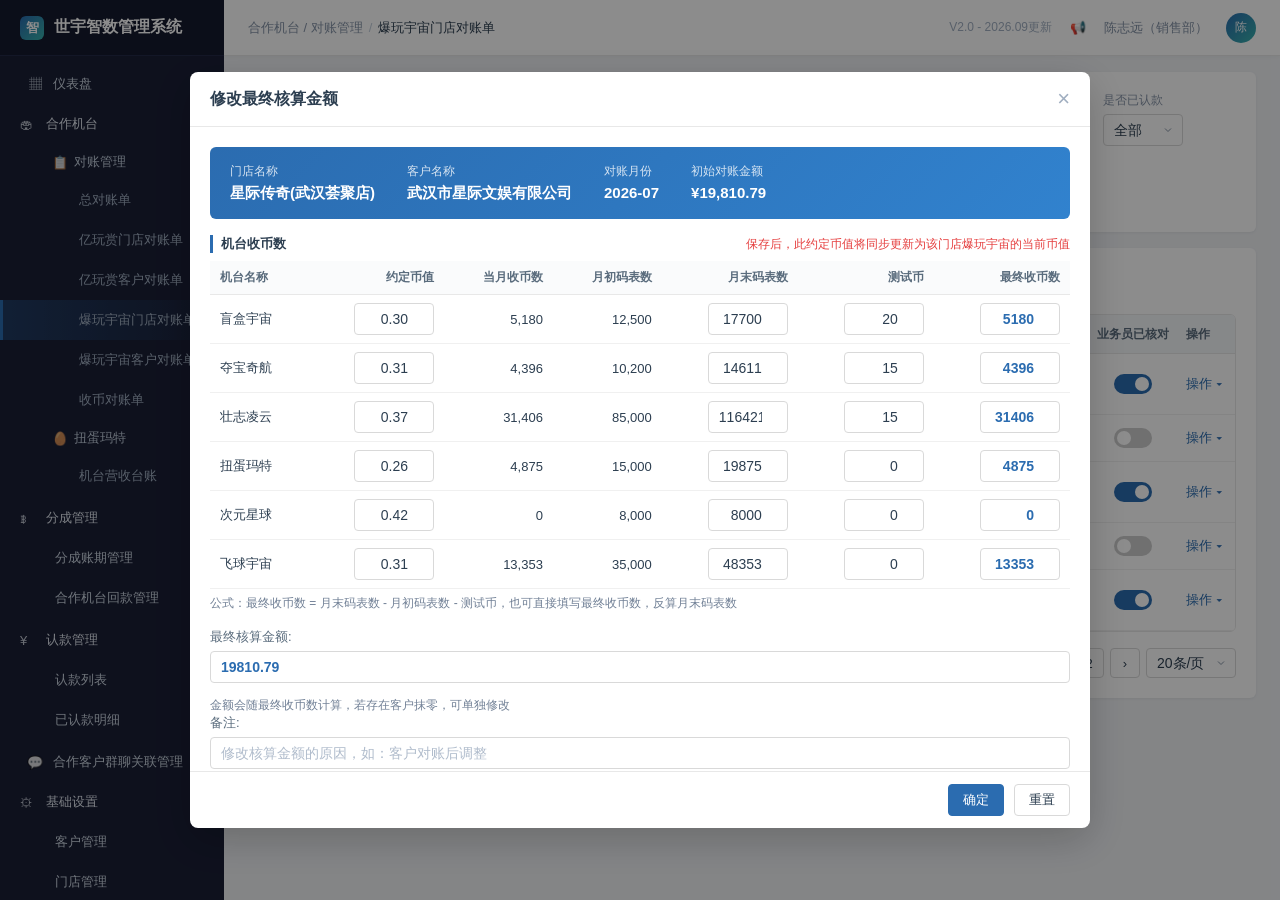
<file: 智数后台-高保真原型-v2.html>
<!DOCTYPE html>
<html lang="zh-CN" data-theme="light"><head>
<meta charset="UTF-8">
<meta name="viewport" content="width=device-width, initial-scale=1.0">
<title>世宇智数管理系统</title>
<style>
/* ===== Reset & Base ===== */
*{margin:0;padding:0;box-sizing:border-box;}
html,body{height:100%;}
body{font-family:-apple-system,BlinkMacSystemFont,"Segoe UI","PingFang SC","Hiragino Sans GB","Microsoft YaHei",sans-serif;font-size:14px;color:#2c3e50;background:#f0f2f5;-webkit-font-smoothing:antialiased;}
a{text-decoration:none;color:inherit;}
ul,ol{list-style:none;}
button{font-family:inherit;cursor:pointer;border:none;outline:none;}
input,select,textarea{font-family:inherit;font-size:14px;outline:none;}

/* ===== Layout ===== */
.app{display:flex;height:100vh;overflow:hidden;}
.sidebar{width:224px;background:#1a1f36;color:#a0aec0;display:flex;flex-direction:column;flex-shrink:0;overflow:hidden;}
.main{flex:1;display:flex;flex-direction:column;overflow:hidden;background:#f0f2f5;}

/* ===== Sidebar ===== */
.logo{height:56px;display:flex;align-items:center;padding:0 20px;color:#fff;font-size:16px;font-weight:600;background:#151a2e;border-bottom:1px solid #232a47;}
.logo .dot{width:24px;height:24px;border-radius:6px;background:linear-gradient(135deg,#2b6cb0,#38b2ac);margin-right:10px;display:flex;align-items:center;justify-content:center;font-size:13px;}
.nav{flex:1;overflow-y:auto;padding:8px 0;}
.nav::-webkit-scrollbar{width:6px;}
.nav::-webkit-scrollbar-thumb{background:#2d3556;border-radius:3px;}
.nav-group{margin-bottom:2px;}
.nav-item{display:flex;align-items:center;padding:0 16px 0 24px;height:40px;color:#cbd5e0;font-size:13px;cursor:pointer;border-left:3px solid transparent;transition:all .15s;}
.nav-item:hover{background:#232a47;color:#fff;}
.nav-item.active{background:linear-gradient(90deg,rgba(43,108,176,.35),transparent);color:#fff;border-left-color:#2b6cb0;}
.nav-item .icon{width:16px;margin-right:10px;text-align:center;opacity:.85;}
.nav-parent{display:flex;align-items:center;justify-content:space-between;padding:0 16px 0 20px;height:40px;color:#e2e8f0;font-size:13px;font-weight:500;cursor:pointer;}
.nav-parent:hover{background:#232a47;}
.nav-parent .left{display:flex;align-items:center;}
.nav-parent .icon{width:16px;margin-right:10px;opacity:.85;}
.nav-parent .arrow{font-size:10px;transition:transform .2s;}
.nav-parent.open .arrow{transform:rotate(90deg);}
.nav-sub{overflow:hidden;max-height:0;transition:max-height .25s ease;}
.nav-parent.open + .nav-sub{max-height:400px;}
.nav-sub .nav-item{padding-left:52px;font-size:13px;}
/* 二级子菜单（扭蛋玛特等产品分组） */
.nav-sub-parent{display:flex;align-items:center;justify-content:space-between;padding:0 16px 0 52px;height:36px;color:#c0ccda;font-size:13px;font-weight:500;cursor:pointer;}
.nav-sub-parent:hover{background:#232a47;color:#fff;}
.nav-sub-parent .left{display:flex;align-items:center;}
.nav-sub-parent .icon{width:14px;margin-right:8px;opacity:.85;}
.nav-sub-parent .arrow{font-size:9px;transition:transform .2s;}
.nav-sub-parent.open .arrow{transform:rotate(90deg);}
.nav-sub-sub{overflow:hidden;max-height:0;transition:max-height .25s ease;}
.nav-sub-parent.open + .nav-sub-sub{max-height:300px;}
.nav-sub-sub .nav-item{padding-left:76px;font-size:12.5px;color:#a0aec0;}

/* ===== Main Header ===== */
.header{height:56px;background:#fff;display:flex;align-items:center;justify-content:space-between;padding:0 24px;border-bottom:1px solid #e8e8e8;flex-shrink:0;box-shadow:0 1px 4px rgba(0,0,0,.04);}
.header-left{display:flex;align-items:center;gap:14px;}
.breadcrumb{font-size:13px;color:#8492a6;}
.breadcrumb .sep{margin:0 6px;color:#c0ccda;}
.breadcrumb .cur{color:#2c3e50;font-weight:500;}
.header-right{display:flex;align-items:center;gap:18px;color:#8492a6;font-size:13px;}
.header-right .avatar{width:30px;height:30px;border-radius:50%;background:linear-gradient(135deg,#2b6cb0,#38b2ac);color:#fff;display:flex;align-items:center;justify-content:center;font-size:12px;}

/* ===== Content ===== */
.content{flex:1;overflow-y:auto;padding:16px 24px;}
.content::-webkit-scrollbar{width:8px;height:8px;}
.content::-webkit-scrollbar-thumb{background:#cfd8dc;border-radius:4px;}
.page{display:none;animation:fade .2s ease;}
.page.active{display:block;}
@keyframes fade{from{opacity:0;transform:translateY(6px);}to{opacity:1;transform:none;}}

/* ===== Card ===== */
.card{background:#fff;border-radius:6px;padding:20px;margin-bottom:16px;box-shadow:0 1px 3px rgba(0,0,0,.06);}
.empty-state{padding:80px 20px;text-align:center;color:#909399;}
.empty-state .empty-icon{font-size:48px;margin-bottom:16px;}
.empty-state .empty-title{font-size:18px;font-weight:600;color:#606266;margin-bottom:8px;}
.empty-state .empty-desc{font-size:14px;color:#909399;}
.card-title{font-size:15px;font-weight:600;color:#2c3e50;margin-bottom:14px;display:flex;align-items:center;justify-content:space-between;}

/* ===== Filter Bar ===== */
.filter-bar{display:flex;flex-wrap:wrap;gap:12px 16px;align-items:flex-end;}
.filter-item{display:flex;flex-direction:column;gap:5px;}
.filter-item label{font-size:12px;color:#8492a6;}
.filter-item .ctrl{min-width:140px;}

/* ===== Form Controls ===== */
.input,.select{height:32px;padding:0 10px;border:1px solid #d9d9d9;border-radius:4px;background:#fff;color:#2c3e50;width:100%;transition:border-color .2s;}
.input:focus,.select:focus{border-color:#2b6cb0;box-shadow:0 0 0 2px rgba(43,108,176,.12);}
.select{appearance:none;background-image:url("data:image/svg+xml,%3Csvg xmlns='http://www.w3.org/2000/svg' width='12' height='12' viewBox='0 0 24 24' fill='none' stroke='%238492a6' stroke-width='2'%3E%3Cpath d='M6 9l6 6 6-6'/%3E%3C/svg%3E");background-repeat:no-repeat;background-position:right 8px center;padding-right:26px;}
.input::placeholder{color:#b0bccc;}
.input-sm{height:30px;}

/* ===== Buttons ===== */
.btn{height:32px;padding:0 14px;border-radius:4px;font-size:13px;display:inline-flex;align-items:center;justify-content:center;gap:5px;transition:all .15s;border:1px solid #d9d9d9;background:#fff;color:#2c3e50;white-space:nowrap;}
.btn:hover{color:#2b6cb0;border-color:#2b6cb0;}
.btn-primary{background:#2b6cb0;border-color:#2b6cb0;color:#fff;}
.btn-primary:hover{background:#2563a8;border-color:#2563a8;color:#fff;}
.btn-success{background:#38b2ac;border-color:#38b2ac;color:#fff;}
.btn-success:hover{background:#319795;border-color:#319795;color:#fff;}
.btn-danger{color:#e53e3e;border-color:#e53e3e;background:#fff;}
.btn-danger:hover{background:#e53e3e;color:#fff;}
.btn-link{background:none;border:none;color:#2b6cb0;padding:0 4px;height:auto;font-size:13px;}
.btn-link:hover{color:#2563a8;background:none;}
.btn-text{background:#e6fffa;border:1px solid #b2f5ea;color:#319795;height:24px;padding:0 8px;border-radius:4px;font-size:12px;}
.btn-text:hover{background:#b2f5ea;}
.btn-sm{height:26px;padding:0 10px;font-size:12px;}
.btn-group{display:flex;gap:8px;flex-wrap:wrap;margin-bottom:14px;}
/* 扭蛋玛特机台营收台账工具栏 */
.ndmt-toolbar{display:flex;align-items:center;justify-content:space-between;margin-bottom:14px;}
.ndmt-toolbar-left{display:flex;align-items:center;gap:8px;}
.ndmt-toolbar-right{display:none;}
.ndmt-toolbar .tool-btn{width:36px;height:36px;display:flex;align-items:center;justify-content:center;border:1px solid #dcdfe6;border-radius:4px;background:#fff;color:#606266;cursor:pointer;font-size:16px;transition:all .15s;}
.ndmt-toolbar .tool-btn:hover{border-color:#409eff;color:#409eff;}
.ndmt-toolbar .tool-btn-dark{background:#4a5568;color:#fff;border-color:#4a5568;}
.ndmt-toolbar .tool-btn-dark:hover{background:#2d3748;border-color:#2d3748;color:#fff;}
.ndmt-toolbar .tool-export{height:36px;padding:0 18px;font-size:14px;}
/* 日期范围选择器 */
.date-range-picker{position:relative;}
.drp-inputs{display:flex;align-items:center;gap:0;}
.drp-input{display:flex;align-items:center;gap:6px;height:32px;padding:0 10px;border:1px solid #dcdfe6;border-radius:4px;background:#fff;font-size:13px;color:#606266;min-width:130px;}
.drp-input:first-child{border-right:none;border-radius:4px 0 0 4px;}
.drp-input:last-child{border-radius:0 4px 4px 0;}
.drp-input .drp-icon{font-size:14px;opacity:.7;}
.drp-sep{padding:0 8px;font-size:12px;color:#909399;}
.drp-panel{position:absolute;top:calc(100% + 4px);left:0;z-index:100;display:none;background:#fff;border:1px solid #e4e7ed;border-radius:4px;box-shadow:0 2px 12px rgba(0,0,0,.1);}
.date-range-picker.open .drp-panel{display:flex;}
.drp-shortcuts{width:110px;padding:8px 0;border-right:1px solid #e4e7ed;}
.drp-sc-item{padding:8px 16px;font-size:13px;color:#606266;cursor:pointer;}
.drp-sc-item:hover{background:#ecf5ff;color:#409eff;}
.drp-sc-item.active{background:#409eff;color:#fff;}
.drp-sc-item.custom{background:#409eff;color:#fff;font-weight:500;}
.drp-calendars{display:flex;padding:10px;}
.drp-cal{width:220px;padding:0 8px;}
.drp-cal-header{display:flex;align-items:center;justify-content:space-between;height:32px;font-size:14px;font-weight:600;color:#303133;margin-bottom:6px;}
.drp-arrow{width:24px;height:24px;display:flex;align-items:center;justify-content:center;cursor:pointer;color:#909399;}
.drp-arrow:hover{color:#409eff;}
.drp-weekdays{display:grid;grid-template-columns:repeat(7,1fr);font-size:12px;color:#909399;text-align:center;height:24px;line-height:24px;}
.drp-days{display:grid;grid-template-columns:repeat(7,1fr);gap:2px;}
.drp-day{height:28px;display:flex;align-items:center;justify-content:center;font-size:13px;color:#606266;cursor:pointer;border-radius:2px;}
.drp-day:hover{color:#409eff;}
.drp-day.other{color:#c0c4cc;}
.drp-day.in-range{background:#ecf5ff;color:#409eff;}
.drp-day.start,.drp-day.end{background:#409eff;color:#fff;border-radius:2px;}
.drp-day.start:hover,.drp-day.end:hover{color:#fff;}

/* ===== Table ===== */
.table-wrap{overflow-x:auto;border:1px solid #e8e8e8;border-radius:6px;}
table.data{width:100%;border-collapse:collapse;background:#fff;font-size:13px;min-width:max-content;}
table.data th{background:#fafbfc;color:#5a6c7d;font-weight:600;text-align:left;padding:10px 12px;border-bottom:1px solid #e8e8e8;white-space:nowrap;font-size:12px;position:sticky;top:0;z-index:1;}
table.data td{padding:10px 12px;border-bottom:1px solid #f0f0f0;color:#2c3e50;white-space:nowrap;}
table.data tr:hover td{background:#f7fafc;}
/* 爆玩宇宙门店对账单 - 固定列 */
#page-p2 .data td:nth-child(1){position:sticky;left:0;background:#fff;z-index:1;}
#page-p2 .data td:nth-child(2){position:sticky;left:40px;background:#fff;z-index:1;}
#page-p2 .data td:nth-child(3){position:sticky;left:100px;background:#fff;z-index:1;}
#page-p2 .data td:nth-child(4){position:sticky;left:280px;background:#fff;z-index:1;}
#page-p2 .data td:nth-child(18){position:sticky;right:144px;background:#fff;z-index:1;width:90px;}
#page-p2 .data td:nth-child(19){position:sticky;right:54px;background:#fff;z-index:1;width:90px;}
#page-p2 .data td:nth-child(20){position:sticky;right:0;background:#fff;z-index:1;width:54px;}
#page-p2 .data tr:hover td:nth-child(1),
#page-p2 .data tr:hover td:nth-child(2),
#page-p2 .data tr:hover td:nth-child(3),
#page-p2 .data tr:hover td:nth-child(4),
#page-p2 .data tr:hover td:nth-child(18),
#page-p2 .data tr:hover td:nth-child(19),
#page-p2 .data tr:hover td:nth-child(20){background:#f7fafc;}
/* 收币对账单 - 固定列 */
#page-p_coin_recon .data td:nth-child(1){position:sticky;left:0;background:#fff;z-index:1;}
#page-p_coin_recon .data td:nth-child(2){position:sticky;left:40px;background:#fff;z-index:1;}
#page-p_coin_recon .data td:nth-child(3){position:sticky;left:100px;background:#fff;z-index:1;}
#page-p_coin_recon .data td:nth-child(4){position:sticky;left:280px;background:#fff;z-index:1;}
#page-p_coin_recon .data td:nth-child(17){position:sticky;right:144px;background:#fff;z-index:1;width:90px;}
#page-p_coin_recon .data td:nth-child(18){position:sticky;right:54px;background:#fff;z-index:1;width:90px;}
#page-p_coin_recon .data td:nth-child(19){position:sticky;right:0;background:#fff;z-index:1;width:54px;}
#page-p_coin_recon .data tr:hover td:nth-child(1),
#page-p_coin_recon .data tr:hover td:nth-child(2),
#page-p_coin_recon .data tr:hover td:nth-child(3),
#page-p_coin_recon .data tr:hover td:nth-child(4),
#page-p_coin_recon .data tr:hover td:nth-child(17),
#page-p_coin_recon .data tr:hover td:nth-child(18),
#page-p_coin_recon .data tr:hover td:nth-child(19){background:#f7fafc;}
table.data th.center,table.data td.center{text-align:center;}
table.data tfoot td{background:#f7fafc;font-weight:600;border-top:2px solid #e8e8e8;}
.group-row td{background:#edf2f7 !important;font-weight:600;color:#2b6cb0;}

/* ===== Checkbox ===== */
.cb{width:15px;height:15px;accent-color:#2b6cb0;cursor:pointer;}

/* ===== Tags ===== */
.tag{display:inline-flex;align-items:center;padding:1px 8px;border-radius:3px;font-size:12px;line-height:20px;border:1px solid;}
.tag-blue{background:#ebf5fb;border-color:#bee3f8;color:#2b6cb0;}
.tag-green{background:#e6fffa;border-color:#b2f5ea;color:#319795;}
.tag-gray{background:#f7f7f7;border-color:#e0e0e0;color:#8492a6;}
.tag-orange{background:#fffaf0;border-color:#fbd38d;color:#c05621;}
.tag-red{background:#fff5f5;border-color:#fed7d7;color:#e53e3e;}
.tag-purple{background:#faf5ff;border-color:#e9d8fd;color:#805ad5;}
.tag-cyan{background:#e6fffa;border-color:#b2f5ea;color:#0d9488;}

/* ===== Switch ===== */
.switch{position:relative;display:inline-block;width:38px;height:20px;}
.switch input{opacity:0;width:0;height:0;}
.slider{position:absolute;cursor:pointer;inset:0;background:#ccc;transition:.3s;border-radius:20px;}
.slider:before{content:"";position:absolute;height:14px;width:14px;left:3px;top:3px;background:#fff;transition:.3s;border-radius:50%;}
.switch input:checked + .slider{background:#2b6cb0;}
.switch input:checked + .slider:before{transform:translateX(18px);}

/* ===== Pagination ===== */
.pagination{display:flex;align-items:center;justify-content:flex-end;gap:6px;margin-top:16px;flex-wrap:wrap;}
.pagination .info{font-size:13px;color:#8492a6;margin-right:auto;}
.page-btn{min-width:30px;height:30px;padding:0 6px;border:1px solid #d9d9d9;border-radius:4px;background:#fff;color:#2c3e50;font-size:13px;display:inline-flex;align-items:center;justify-content:center;}
.page-btn:hover{border-color:#2b6cb0;color:#2b6cb0;}
.page-btn.active{background:#2b6cb0;border-color:#2b6cb0;color:#fff;}

/* ===== Dropdown Menu ===== */
.dropdown{position:relative;display:inline-block;}
.dropdown-menu{display:none;position:absolute;right:0;top:calc(100% + 4px);background:#fff;border:1px solid #e8e8e8;border-radius:6px;box-shadow:0 6px 16px rgba(0,0,0,.12);min-width:120px;z-index:9999;}
.dropdown-menu.dropdown-fixed{position:fixed;}
.dropdown.open .dropdown-menu{display:block;}
.dropdown-menu a{display:block;padding:7px 14px;font-size:13px;color:#2c3e50;white-space:nowrap;}
.dropdown-menu a:hover{background:#f7fafc;color:#2b6cb0;}
.dropdown-toggle{display:inline-flex;align-items:center;gap:3px;color:#2b6cb0;font-size:13px;cursor:pointer;}
.dropdown-toggle:hover{color:#2563a8;}

/* ===== Modal ===== */
.modal-mask{display:none;position:fixed;inset:0;background:rgba(0,0,0,.45);z-index:1000;align-items:flex-start;justify-content:center;padding-top:8vh;}
.modal-mask.open{display:flex;}
.modal{background:#fff;border-radius:8px;width:680px;max-width:92vw;max-height:84vh;display:flex;flex-direction:column;box-shadow:0 12px 40px rgba(0,0,0,.2);}
.modal.lg{width:900px;}
.modal.xl{width:1100px;}
.modal-header{display:flex;align-items:center;justify-content:space-between;padding:16px 20px;border-bottom:1px solid #e8e8e8;}
.modal-title{font-size:16px;font-weight:600;color:#2c3e50;}
.modal-close{font-size:22px;color:#a0aec0;cursor:pointer;line-height:1;background:none;border:none;}
.modal-close:hover{color:#2c3e50;}
.modal-body{padding:20px;overflow-y:auto;flex:1;}
.modal-footer{padding:12px 20px;border-top:1px solid #e8e8e8;display:flex;justify-content:flex-end;gap:10px;}

/* ===== Tips / Alert ===== */
.tips{padding:12px 16px;border-radius:4px;font-size:13px;line-height:1.7;margin-bottom:16px;display:flex;gap:10px;}
.tips .ti{font-size:16px;flex-shrink:0;}
.tips-blue{background:#ebf8ff;border:1px solid #bee3f8;color:#2c6cb0;}
.tips-green{background:#f0fff4;border:1px solid #c6f6d5;color:#276749;}
.tips-orange{background:#fffaf0;border:1px solid #fbd38d;color:#9c4221;}

/* ===== Stat Row / Cards ===== */
.stat-row{display:flex;gap:16px;margin-bottom:16px;flex-wrap:wrap;}
.stat-card{flex:1;min-width:180px;background:#fff;border-radius:6px;padding:18px 20px;box-shadow:0 1px 3px rgba(0,0,0,.06);border-left:4px solid #2b6cb0;}
.stat-card.green{border-left-color:#38b2ac;}
.stat-card.orange{border-left-color:#ed8936;}
.stat-card.red{border-left-color:#e53e3e;}
.stat-card .label{font-size:13px;color:#8492a6;margin-bottom:8px;}
.stat-card .value{font-size:24px;font-weight:700;color:#2c3e50;}
.stat-card .value .unit{font-size:14px;font-weight:400;margin-left:2px;}

/* ===== Tabs ===== */
.tabs{display:flex;gap:0;border-bottom:1px solid #e8e8e8;margin-bottom:16px;}
.tab{padding:8px 20px;font-size:14px;color:#5a6c7d;cursor:pointer;border-bottom:2px solid transparent;}
.tab.active{color:#2b6cb0;border-bottom-color:#2b6cb0;font-weight:500;}
.tab:hover{color:#2b6cb0;}

/* ===== Sub-table (game group) ===== */
.game-block{border:1px solid #e8e8e8;border-radius:6px;margin-bottom:12px;overflow:hidden;}
.game-block-head{background:#f7fafc;padding:8px 14px;font-weight:600;color:#2b6cb0;font-size:13px;border-bottom:1px solid #e8e8e8;}

/* ===== Notice / Import rules ===== */
.notice{background:#f0fff4;border:1px solid #c6f6d5;border-radius:6px;padding:14px 18px;margin-bottom:14px;font-size:13px;line-height:1.9;color:#276749;}
.notice b{color:#22543d;}
.import-rules{background:#fffbf0;border:1px solid #fbd38d;border-radius:6px;padding:12px 16px;margin-bottom:14px;font-size:12.5px;line-height:2;color:#744210;}
.import-rules code{background:#fff8e7;padding:1px 6px;border-radius:3px;color:#975a16;font-family:"SFMono-Regular",Consolas,monospace;}

/* ===== Amount colors ===== */
.amt{font-variant-numeric:tabular-nums;}
.amt-blue{color:#2b6cb0;font-weight:600;}
.amt-green{color:#319795;font-weight:600;}
.amt-red{color:#e53e3e;font-weight:600;}
.amt-gray{color:#a0aec0;}
.readonly-fill{background:#f5f7fa !important;color:#a0aec0;}

/* ===== Placeholder page ===== */
.placeholder{display:flex;flex-direction:column;align-items:center;justify-content:center;height:60vh;color:#a0aec0;}
.placeholder .icon{font-size:48px;margin-bottom:16px;}
.placeholder h3{font-size:18px;color:#5a6c7d;margin-bottom:6px;}

/* ===== NEW badge ===== */
.new-badge{display:inline-block;background:#e53e3e;color:#fff;font-size:9px;padding:0 4px;border-radius:3px;margin-left:4px;line-height:14px;font-weight:600;vertical-align:middle;}

/* ===== Sub form (modal) ===== */
.sub-section-title{font-size:13px;font-weight:600;color:#2c3e50;margin:6px 0 12px;padding-left:8px;border-left:3px solid #2b6cb0;}
.form-row{display:flex;gap:16px;margin-bottom:14px;flex-wrap:wrap;}
.form-row .form-col{flex:1;min-width:200px;}
.form-row .form-col.wide{flex:2;}
.form-label{font-size:13px;color:#5a6c7d;margin-bottom:5px;display:flex;align-items:center;gap:2px;}
.req{color:#e53e3e;}
.dynamic-table-wrap{overflow-x:auto;border:1px solid #e8e8e8;border-radius:6px;margin-bottom:12px;}
.add-row-btn{color:#319795;font-size:13px;cursor:pointer;display:inline-flex;align-items:center;gap:4px;border:1px dashed #319795;padding:3px 10px;border-radius:4px;background:#e6fffa;}
.add-row-btn:hover{background:#b2f5ea;}
.summary-box{background:#f7fafc;border:1px solid #e8e8e8;border-radius:6px;padding:14px 18px;display:flex;gap:32px;flex-wrap:wrap;margin-bottom:14px;}
.summary-item{font-size:13px;}
.summary-item .lbl{color:#8492a6;margin-bottom:4px;}
.summary-item .val{font-size:16px;font-weight:700;}
.highlight-select{border-color:#319795;background:#e6fffa;}
.highlight-option{background:#e6fffa;font-weight:600;}

/* ===== Phase badges (分期标签) ===== */
.phase-badge{display:none !important;}
.phase-online{background:#d1fae5;color:#065f46;}
.phase-opt{background:#fef3c7;color:#92400e;}
.phase-new{background:#dbeafe;color:#1e40af;}
.phase-legend{display:none !important;}
.phase-legend .lg-left{display:flex;align-items:center;gap:18px;flex-wrap:wrap;}
.phase-legend .lg-right{display:flex;align-items:center;gap:8px;flex-shrink:0;}
.phase-legend .lg-title{font-weight:600;color:#2c3e50;}
.phase-legend .lg-item{display:inline-flex;align-items:center;gap:6px;}
.phase-todo{display:none !important;}

/* ===== Detail Modal (机台分成明细) ===== */
.detail-info-bar{background:linear-gradient(135deg,#2b6cb0,#3182ce);color:#fff;padding:16px 20px;border-radius:6px;margin-bottom:16px;display:flex;flex-wrap:wrap;gap:16px 32px;}
.detail-info-bar .info-item{display:flex;flex-direction:column;gap:4px;}
.detail-info-bar .info-item .lbl{font-size:12px;opacity:.8;}
.detail-info-bar .info-item .val{font-size:15px;font-weight:600;}
.detail-stat-row{display:flex;gap:8px;margin-bottom:16px;flex-wrap:wrap;align-items:stretch;}
.detail-stat-card{flex:1 1 calc(14.28% - 8px);min-width:130px;max-width:200px;background:#fff;border:1px solid #e8e8e8;border-radius:6px;padding:10px 12px;}
.detail-stat-card .ds-label{font-size:12px;color:#8492a6;margin-bottom:6px;}
.detail-stat-card .ds-value{font-size:20px;font-weight:700;color:#2c3e50;}
.detail-stat-card .ds-value .unit{font-size:12px;font-weight:400;color:#8492a6;margin-left:3px;}
.detail-stat-card.primary .ds-value{color:#2b6cb0;}
.detail-stat-card.success .ds-value{color:#319795;}
.detail-toolbar{display:flex;align-items:center;justify-content:space-between;margin-bottom:12px;gap:10px;flex-wrap:wrap;}
.detail-toolbar .left{display:flex;gap:8px;align-items:center;}
.detail-toolbar .right{display:flex;gap:8px;align-items:center;}
.detail-toolbar .search-input{width:200px;}
.btn-refresh{background:#2b6cb0;color:#fff;border-color:#2b6cb0;}
.btn-refresh:hover{background:#2563a8;color:#fff;}
.btn-icon{width:32px;height:32px;padding:0;display:inline-flex;align-items:center;justify-content:center;}
.view-toggle{display:inline-flex;border:1px solid #d9d9d9;border-radius:4px;overflow:hidden;}
.view-toggle button{width:32px;height:30px;background:#fff;border:none;cursor:pointer;font-size:14px;color:#5a6c7d;display:inline-flex;align-items:center;justify-content:center;}
.view-toggle button.active{background:#2b6cb0;color:#fff;}
.btn-edit-green{background:#38b2ac;color:#fff;border:none;border-radius:4px;padding:4px 12px;font-size:12px;cursor:pointer;}
.btn-edit-green:hover{background:#319795;}

/* ===== Edit Modal ===== */
.edit-radio-group{display:flex;gap:20px;margin-bottom:4px;}
.edit-radio-group label{font-size:13px;color:#2c3e50;cursor:pointer;display:flex;align-items:center;gap:5px;}
.edit-preview-table{width:100%;border-collapse:collapse;font-size:12.5px;margin-top:8px;}
.edit-preview-table th{background:#f7fafc;color:#5a6c7d;font-weight:600;padding:8px 10px;border-bottom:1px solid #e8e8e8;text-align:center;}
.edit-preview-table td{padding:8px 10px;border-bottom:1px solid #f0f0f0;text-align:center;}
.edit-preview-table td.before{color:#8492a6;}
.edit-preview-table td.after{color:#2b6cb0;font-weight:600;}
.edit-preview-table td.diff{color:#e53e3e;font-weight:600;}
.edit-preview-table td.diff.positive{color:#319795;}

/* ===== Optimization Note Card (优化调整说明) ===== */
.opt-note-card{position:relative;border-left:4px solid #f59e0b;background:#fffbeb;border-radius:6px;padding:14px 18px 16px;margin-bottom:16px;}
.opt-note-card .opt-note-header{display:flex;align-items:center;justify-content:space-between;margin-bottom:10px;}
.opt-note-card .opt-note-title{font-size:15px;font-weight:700;color:#92400e;display:flex;align-items:center;gap:6px;}
.opt-note-card .opt-note-badge{display:inline-flex;align-items:center;padding:2px 10px;border-radius:4px;font-size:12px;font-weight:600;background:#f59e0b;color:#fff;}
.opt-note-card .opt-note-table{width:100%;border-collapse:collapse;font-size:13px;}
.opt-note-card .opt-note-table th{background:#fef3c7;color:#92400e;font-weight:600;padding:8px 10px;border:1px solid #fde68a;text-align:left;}
.opt-note-card .opt-note-table td{padding:8px 10px;border:1px solid #fde68a;color:#78350f;vertical-align:top;}
.opt-note-card .opt-note-table td.num{width:40px;text-align:center;font-weight:600;}
.opt-note-card .opt-note-table td.item{width:160px;font-weight:700;color:#92400e;}
.opt-note-card .opt-note-table td.before{width:230px;}
.opt-note-card .opt-note-table td.after{width:230px;}
.opt-note-card .opt-note-table td.impact{width:140px;}
.opt-note-card .opt-note-table tr:hover td{background:#fef9c3;}

/* Small optimization note for modals */
.opt-note-small{background:#fffbeb;border:1px solid #fde68a;border-radius:6px;padding:10px 14px;margin-bottom:14px;display:flex;align-items:flex-start;gap:10px;}
.opt-note-small .ons-icon{font-size:16px;flex-shrink:0;}
.opt-note-small .ons-title{font-size:13px;font-weight:700;color:#92400e;margin-bottom:2px;}
.opt-note-small .ons-content{font-size:12.5px;color:#78350f;line-height:1.6;}

/* Phase new hint text */
.phase-new-hint{display:none !important;}

/* ===== Optimization Note Button (优化调整说明按钮) ===== */
.btn-opt-note{height:32px;padding:0 14px;border-radius:4px;font-size:13px;display:inline-flex;align-items:center;gap:6px;transition:all .15s;border:1px solid #f59e0b;background:#fffbeb;color:#92400e;cursor:pointer;white-space:nowrap;margin-left:8px;}
.btn-opt-note:hover{background:#fef3c7;border-color:#d97706;color:#78350f;}
.btn-opt-note .opt-dot{width:7px;height:7px;border-radius:50%;background:#f59e0b;display:inline-block;box-shadow:0 0 0 2px rgba(245,158,11,.25);}
.btn-opt-note .opt-tag{display:none !important;}

/* ===== Optimization Note Modal Table ===== */
.opt-modal-table{width:100%;border-collapse:collapse;font-size:13px;margin-top:4px;}
.opt-modal-table th{background:#2c3e50;color:#fff;font-weight:600;padding:10px 12px;border:1px solid #1e2b3a;text-align:left;}
.opt-modal-table td{padding:10px 12px;border:1px solid #e8e8e8;vertical-align:top;color:#2c3e50;line-height:1.6;}
.opt-modal-table tbody tr:nth-child(even){background:#f7fafc;}
.opt-modal-table tbody tr:hover{background:#eef6ff;}
.opt-modal-table td.num{text-align:center;font-weight:600;width:40px;}
.opt-modal-table td.item{font-weight:700;color:#92400e;width:140px;}
.opt-modal-table td.after{color:#2f855a;font-weight:600;}
.opt-modal-table td.impact{width:130px;}

/* Small edit note button (明细弹窗内) */
.btn-edit-note{display:inline-flex;align-items:center;gap:5px;background:#fffbeb;border:1px solid #f59e0b;color:#92400e;font-size:12.5px;padding:5px 12px;border-radius:4px;cursor:pointer;transition:all .15s;}
.btn-edit-note:hover{background:#fef3c7;border-color:#d97706;color:#78350f;}
.modal.w800{width:1100px;}
.modal.sm{width:460px;}
</style>
</head>
<body>
<div class="app">
  <!-- ============ SIDEBAR ============ -->
  <aside class="sidebar">
    <div class="logo"><span class="dot">智</span>世宇智数管理系统</div>
    <nav class="nav" id="nav">
      <div class="nav-item" data-page="dashboard"><span class="icon">▦</span>仪表盘</div>

      <div class="nav-group">
        <div class="nav-parent open"><span class="left"><span class="icon">🏟</span>合作机台</span><span class="arrow">▶</span></div>
        <div class="nav-sub">
          <div class="nav-sub-parent open" onclick="this.classList.toggle('open')"><span class="left"><span class="icon">📋</span>对账管理</span><span class="arrow">▶</span></div>
          <div class="nav-sub-sub">
            <div class="nav-item" data-page="p_recon_summary">总对账单</div>
            <div class="nav-item" data-page="p1">亿玩赏门店对账单</div>
            
            <div class="nav-item" data-page="p3" style="">亿玩赏客户对账单</div>
            <div class="nav-item" data-page="p2" style="">爆玩宇宙门店对账单</div><div class="nav-item" data-page="p_bw_cust">爆玩宇宙客户对账单</div>
            <div class="nav-item active" data-page="p_coin_recon">收币对账单</div>
          </div>
          <div class="nav-sub-parent open" onclick="this.classList.toggle('open')"><span class="left"><span class="icon">🥚</span>扭蛋玛特</span><span class="arrow">▶</span></div>
          <div class="nav-sub-sub">
            <div class="nav-item" data-page="p_ndmt_machine">机台营收台账</div>
            <div class="nav-item" data-page="p_ndmt_store" style="display:none;">门店台账</div>
            <div class="nav-item" data-page="p_ndmt_cust" style="display:none;">客户台账</div>
          </div>
        </div>
      </div>

      <div class="nav-group">
        <div class="nav-parent open"><span class="left"><span class="icon">฿</span>分成管理</span><span class="arrow">▶</span></div>
        <div class="nav-sub">
          <div class="nav-item" data-page="p4">分成账期管理</div>
          <div class="nav-item" data-page="p5">合作机台回款管理</div>
        </div>
      </div>

      <div class="nav-group">
        <div class="nav-parent open"><span class="left"><span class="icon">¥</span>认款管理</span><span class="arrow">▶</span></div>
        <div class="nav-sub">
          <div class="nav-item" data-page="p7">认款列表</div>
          <div class="nav-item" data-page="p7d">已认款明细</div>
        </div>
      </div>

      <div class="nav-item" data-page="p_chat"><span class="icon">💬</span>合作客户群聊关联管理</div>

      <div class="nav-group">
        <div class="nav-parent open"><span class="left"><span class="icon">⚙</span>基础设置</span><span class="arrow">▶</span></div>
        <div class="nav-sub">
          <div class="nav-item" data-page="base_cust">客户管理</div>
          <div class="nav-item" data-page="base_store">门店管理</div>
          <div class="nav-item" data-page="base_sn">机台SN管理</div>
        </div>
      </div>
    </nav>
  </aside>

  <!-- ============ MAIN ============ -->
  <div class="main">
    <header class="header">
      <div class="header-left">
        <div class="breadcrumb" id="breadcrumb"><span>合作机台 / 对账管理</span><span class="sep">/</span><span class="cur">收币对账单<span class="phase-badge phase-new">三期新增</span></span></div>
      </div>
      <div class="header-right">
        <span style="color:#a0aec0;font-size:12px;">V2.0 - 2026.09更新</span>
        <span>📢</span><span>陈志远（销售部）</span><div class="avatar">陈</div>
      </div>
    </header>
    <div class="phase-legend">
      <div class="lg-left">
        <span class="lg-title">分期标识：</span>
        <span class="lg-item"><span class="phase-badge phase-online">二期已上线</span>已上线运行</span>
        <span class="lg-item"><span class="phase-badge phase-opt">三期</span>本期优化项</span>
        <span class="lg-item"><span class="phase-badge phase-new">三期新增</span>规划新增项</span>
      </div>
      <div class="lg-right" id="optBtnArea"></div>
    </div>
    <div class="content" id="content">

            <!-- ===================== PAGE 1: 亿玩赏门店对账单 ===================== -->
      <div class="page" id="page-p1">
        <div class="card">
          <div class="filter-bar">
            <div class="filter-item" style=""><label>对账月份</label><select class="select" multiple="" style="height:32px;overflow:auto;"><option>全部</option><option selected="">2026-08</option><option>2026-07</option><option>2026-06</option><option>2026-05</option></select></div>
            <div class="filter-item" style=""><label>门店名称</label><select class="select" multiple="" size="1" style="height:32px"><option>星际传奇(深圳KKMall店)</option><option>萌朵拉(孝感吾悦广场店)</option></select></div>
            <div class="filter-item" style=""><label>客户名称</label><select class="select" multiple="" size="1"><option>深圳市乐的文化股份有限公司</option><option>广州萌朵拉文创科技有限公司</option></select></div>
            <div class="filter-item" style=""><label>匹配状态</label><select class="select"><option>全部</option><option>已匹配</option><option>未匹配</option><option>部分匹配</option></select></div>
            <div class="filter-item" style=""><label>是否已核对</label><select class="select"><option>全部</option><option>已核对</option><option>未核对</option></select></div>
            <button class="btn btn-primary" style="">查 询</button><div class="filter-item" style="justify-content: flex-end;"><button class="btn" style="margin-left:8px">重 置</button></div>
          </div>
        </div>

        <!-- Tab切换 -->
        <div class="card" style="padding:0;background:none;box-shadow:none;margin-bottom:0;">
          <div class="tabs" style="background:#fff;padding:0 16px;border-radius:6px 6px 0 0;border:1px solid #e8e8e8;border-bottom:none;margin-bottom:0;">
            <div class="tab active" data-group="storeTab" onclick="switchTab('storeTab',0)">发货对账单<span class="phase-badge phase-online" style="margin-left:6px;">二期已上线</span></div>
            <div class="tab" data-group="storeTab" onclick="switchTab('storeTab',1)">消耗对账单<span class="phase-badge phase-online" style="margin-left:6px;">二期已上线</span></div>
            <div class="tab" data-group="storeTab" onclick="switchTab('storeTab',2)">入库对账单<span class="phase-badge phase-new" style="margin-left:6px;">三期新增</span></div>
            <div class="tab" data-group="storeTab" onclick="switchTab('storeTab',3)">发货(消耗)对账单<span class="phase-badge phase-new" style="margin-left:6px;">三期新增</span></div>
          </div>
        </div>

        <!-- Tab1: 发货对账单 -->
        <div class="tab-pane" data-group="storeTab" style="display:block;">
          <div class="card" style="border-radius:0 0 6px 6px;">
            <div class="btn-group">
              <button class="btn btn-primary" onclick="openModal('modal1')">＋ 生成对账单</button>
              <button class="btn btn-danger">批量删除</button>
            </div>
            <div class="table-wrap">
              <table class="data">
                <thead><tr>
                  <th class="center"><input type="checkbox" class="cb"></th>
                  <th>对账月份</th><th>门店名称</th><th>客户名称</th><th>合作类型</th><th>对账类型</th><th>识别码</th><th>分成对账金额</th><th>发货数量</th><th>是否已认款</th><th>认款金额</th><th>认款详情</th><th>是否已开票</th><th>已开票金额</th><th>发票</th><th class="center">业务员已核对</th><th>操作</th>
                </tr></thead>
                <tbody>
                  <tr>
                    <td class="center"><input type="checkbox" class="cb"></td>
                    <td>2026-08</td><td>星际传奇(深圳KKMall店)</td><td>深圳市乐的文化股份有限公司</td><td><span class="tag tag-blue">亿玩赏</span></td><td><span class="tag tag-green">发货对账</span></td><td>YWS-SZKK-0826</td>
                    <td class="amt amt-blue">¥1,542.05</td><td>328</td><td><span class="tag tag-green">已认款</span></td><td class="amt">¥1,542.05</td><td><span class="btn-link">查看</span></td>
                    <td><span class="tag tag-green">已开票</span></td><td class="amt">¥1,542.05</td><td><span class="btn-link">下载</span></td>
                    <td class="center"><label class="switch"><input type="checkbox" checked=""><span class="slider"></span></label></td>
                    <td><div class="dropdown"><span class="dropdown-toggle">操作 ▾</span><div class="dropdown-menu"><a>生成图片</a><a>查看打印</a><a>查看明细</a><a style="color:#e53e3e">删除</a></div></div></td>
                  </tr>
                  <tr>
                    <td class="center"><input type="checkbox" class="cb"></td>
                    <td>2026-08</td><td>萌朵拉(孝感吾悦广场店)</td><td>广州萌朵拉文创科技有限公司</td><td><span class="tag tag-blue">亿玩赏</span></td><td><span class="tag tag-green">发货对账</span></td><td>YWS-XGWT-0817</td>
                    <td class="amt amt-blue">¥3,268.40</td><td>612</td><td><span class="tag tag-gray">未认款</span></td><td class="amt amt-gray">¥0.00</td><td><span class="btn-link">查看</span></td>
                    <td><span class="tag tag-gray">未开票</span></td><td class="amt amt-gray">¥0.00</td><td><span class="btn-link">—</span></td>
                    <td class="center"><label class="switch"><input type="checkbox"><span class="slider"></span></label></td>
                    <td><div class="dropdown"><span class="dropdown-toggle">操作 ▾</span><div class="dropdown-menu"><a>生成图片</a><a>查看打印</a><a>查看明细</a><a style="color:#e53e3e">删除</a></div></div></td>
                  </tr>
                  <tr>
                    <td class="center"><input type="checkbox" class="cb"></td>
                    <td>2026-08</td><td>星际传奇(武汉荟聚店)</td><td>武汉市星际文娱有限公司</td><td><span class="tag tag-blue">亿玩赏</span></td><td><span class="tag tag-green">发货对账</span></td><td>YWS-WHHJ-0822</td>
                    <td class="amt amt-blue">¥2,105.70</td><td>451</td><td><span class="tag tag-green">已认款</span></td><td class="amt">¥2,105.70</td><td><span class="btn-link">查看</span></td>
                    <td><span class="tag tag-orange">部分开票</span></td><td class="amt">¥1,200.00</td><td><span class="btn-link">下载</span></td>
                    <td class="center"><label class="switch"><input type="checkbox" checked=""><span class="slider"></span></label></td>
                    <td><div class="dropdown"><span class="dropdown-toggle">操作 ▾</span><div class="dropdown-menu"><a>生成图片</a><a>查看打印</a><a>查看明细</a><a style="color:#e53e3e">删除</a></div></div></td>
                  </tr>
                  <tr>
                    <td class="center"><input type="checkbox" class="cb"></td>
                    <td>2026-08</td><td>大玩家(长沙悦方店)</td><td>长沙市大玩家文娱有限公司</td><td><span class="tag tag-blue">亿玩赏</span></td><td><span class="tag tag-green">发货对账</span></td><td>YWS-CSYF-0831</td>
                    <td class="amt amt-blue">¥986.30</td><td>198</td><td><span class="tag tag-gray">未认款</span></td><td class="amt amt-gray">¥0.00</td><td><span class="btn-link">查看</span></td>
                    <td><span class="tag tag-gray">未开票</span></td><td class="amt amt-gray">¥0.00</td><td><span class="btn-link">—</span></td>
                    <td class="center"><label class="switch"><input type="checkbox"><span class="slider"></span></label></td>
                    <td><div class="dropdown"><span class="dropdown-toggle">操作 ▾</span><div class="dropdown-menu"><a>生成图片</a><a>查看打印</a><a>查看明细</a><a style="color:#e53e3e">删除</a></div></div></td>
                  </tr>
                  <tr>
                    <td class="center"><input type="checkbox" class="cb"></td>
                    <td>2026-08</td><td>潮玩星球(成都IFS店)</td><td>成都潮玩星球科技有限公司</td><td><span class="tag tag-blue">亿玩赏</span></td><td><span class="tag tag-green">发货对账</span></td><td>YWS-CDIFS-0825</td>
                    <td class="amt amt-blue">¥4,790.15</td><td>905</td><td><span class="tag tag-green">已认款</span></td><td class="amt">¥4,790.15</td><td><span class="btn-link">查看</span></td>
                    <td><span class="tag tag-green">已开票</span></td><td class="amt">¥4,790.15</td><td><span class="btn-link">下载</span></td>
                    <td class="center"><label class="switch"><input type="checkbox" checked=""><span class="slider"></span></label></td>
                    <td><div class="dropdown"><span class="dropdown-toggle">操作 ▾</span><div class="dropdown-menu"><a>生成图片</a><a>查看打印</a><a>查看明细</a><a style="color:#e53e3e">删除</a></div></div></td>
                  </tr>
                </tbody>
              </table>
            </div>
            <div class="pagination">
              <span class="info">共 128 条记录</span>
              <button class="page-btn">‹</button>
              <button class="page-btn active">1</button><button class="page-btn">2</button><button class="page-btn">3</button><button class="page-btn">4</button>
              <button class="page-btn">›</button>
              <select class="select" style="height:30px;width:90px"><option>20条/页</option><option>50条/页</option></select>
            </div>
          </div>
        </div>

        <!-- Tab2: 消耗对账单 -->
        <div class="tab-pane" data-group="storeTab" style="display:none;">
          <div class="card" style="border-radius:0 0 6px 6px;">
            <div class="btn-group">
              <button class="btn btn-primary" onclick="openModal('modal1')">＋ 生成对账单</button>
              <button class="btn btn-danger">批量删除</button>
            </div>
            <div class="table-wrap">
              <table class="data">
                <thead><tr>
                  <th class="center"><input type="checkbox" class="cb"></th>
                  <th>对账月份</th><th>门店名称</th><th>客户名称</th><th>合作类型</th><th>对账类型</th><th>识别码</th><th>总发货金额</th><th>总发货数量</th><th>总消耗金额</th><th>总消耗数量</th><th>剩余库存</th><th>是否已认款</th><th>认款金额</th><th>认款详情</th><th>是否已开票</th><th>已开票金额</th><th>发票</th><th class="center">业务员已核对</th><th>操作</th>
                </tr></thead>
                <tbody>
                  <tr>
                    <td class="center"><input type="checkbox" class="cb"></td>
                    <td>2026-08</td><td>星际传奇(深圳KKMall店)</td><td>深圳市乐的文化股份有限公司</td><td><span class="tag tag-blue">亿玩赏</span></td><td><span class="tag tag-cyan">消耗对账</span></td><td>YWS-XH-SZKK-08</td>
                    <td class="amt amt-blue">¥1,542.05</td><td>328</td><td class="amt amt-green">¥1,298.40</td><td>276</td><td class="amt" style="color:#dd6b20">52</td>
                    <td><span class="tag tag-green">已认款</span></td><td class="amt">¥1,298.40</td><td><span class="btn-link">查看</span></td>
                    <td><span class="tag tag-green">已开票</span></td><td class="amt">¥1,298.40</td><td><span class="btn-link">下载</span></td>
                    <td class="center"><label class="switch"><input type="checkbox" checked=""><span class="slider"></span></label></td>
                    <td><div class="dropdown"><span class="dropdown-toggle">操作 ▾</span><div class="dropdown-menu"><a>生成图片</a><a>查看打印</a><a>查看明细</a><a style="color:#e53e3e">删除</a></div></div></td>
                  </tr>
                  <tr>
                    <td class="center"><input type="checkbox" class="cb"></td>
                    <td>2026-08</td><td>萌朵拉(孝感吾悦广场店)</td><td>广州萌朵拉文创科技有限公司</td><td><span class="tag tag-blue">亿玩赏</span></td><td><span class="tag tag-cyan">消耗对账</span></td><td>YWS-XH-XGWT-08</td>
                    <td class="amt amt-blue">¥3,268.40</td><td>612</td><td class="amt amt-green">¥2,890.60</td><td>541</td><td class="amt" style="color:#dd6b20">71</td>
                    <td><span class="tag tag-gray">未认款</span></td><td class="amt amt-gray">¥0.00</td><td><span class="btn-link">查看</span></td>
                    <td><span class="tag tag-gray">未开票</span></td><td class="amt amt-gray">¥0.00</td><td><span class="btn-link">—</span></td>
                    <td class="center"><label class="switch"><input type="checkbox"><span class="slider"></span></label></td>
                    <td><div class="dropdown"><span class="dropdown-toggle">操作 ▾</span><div class="dropdown-menu"><a>生成图片</a><a>查看打印</a><a>查看明细</a><a style="color:#e53e3e">删除</a></div></div></td>
                  </tr>
                  <tr>
                    <td class="center"><input type="checkbox" class="cb"></td>
                    <td>2026-08</td><td>星际传奇(武汉荟聚店)</td><td>武汉市星际文娱有限公司</td><td><span class="tag tag-blue">亿玩赏</span></td><td><span class="tag tag-cyan">消耗对账</span></td><td>YWS-XH-WHHJ-08</td>
                    <td class="amt amt-blue">¥2,105.70</td><td>451</td><td class="amt amt-green">¥1,820.30</td><td>390</td><td class="amt" style="color:#dd6b20">61</td>
                    <td><span class="tag tag-green">已认款</span></td><td class="amt">¥1,820.30</td><td><span class="btn-link">查看</span></td>
                    <td><span class="tag tag-orange">部分开票</span></td><td class="amt">¥1,000.00</td><td><span class="btn-link">下载</span></td>
                    <td class="center"><label class="switch"><input type="checkbox" checked=""><span class="slider"></span></label></td>
                    <td><div class="dropdown"><span class="dropdown-toggle">操作 ▾</span><div class="dropdown-menu"><a>生成图片</a><a>查看打印</a><a>查看明细</a><a style="color:#e53e3e">删除</a></div></div></td>
                  </tr>
                  <tr>
                    <td class="center"><input type="checkbox" class="cb"></td>
                    <td>2026-08</td><td>潮玩星球(成都IFS店)</td><td>成都潮玩星球科技有限公司</td><td><span class="tag tag-blue">亿玩赏</span></td><td><span class="tag tag-cyan">消耗对账</span></td><td>YWS-XH-CDIFS-08</td>
                    <td class="amt amt-blue">¥4,790.15</td><td>905</td><td class="amt amt-green">¥4,120.80</td><td>778</td><td class="amt" style="color:#dd6b20">127</td>
                    <td><span class="tag tag-green">已认款</span></td><td class="amt">¥4,120.80</td><td><span class="btn-link">查看</span></td>
                    <td><span class="tag tag-green">已开票</span></td><td class="amt">¥4,120.80</td><td><span class="btn-link">下载</span></td>
                    <td class="center"><label class="switch"><input type="checkbox" checked=""><span class="slider"></span></label></td>
                    <td><div class="dropdown"><span class="dropdown-toggle">操作 ▾</span><div class="dropdown-menu"><a>生成图片</a><a>查看打印</a><a>查看明细</a><a style="color:#e53e3e">删除</a></div></div></td>
                  </tr>
                </tbody>
              </table>
            </div>
            <div class="pagination">
              <span class="info">共 108 条记录</span>
              <button class="page-btn">‹</button>
              <button class="page-btn active">1</button><button class="page-btn">2</button><button class="page-btn">3</button>
              <button class="page-btn">›</button>
              <select class="select" style="height:30px;width:90px"><option>20条/页</option><option>50条/页</option></select>
            </div>
          </div>
        </div>

        <!-- Tab3: 入库对账单 -->
        <div class="tab-pane" data-group="storeTab" style="display:none;">
          <div class="card" style="border-radius:0 0 6px 6px;">
            <div class="btn-group">
              <button class="btn btn-primary" onclick="openModal('modal1')">＋ 生成对账单</button>
              <button class="btn btn-danger">批量删除</button>
              <div class="tips tips-blue" style="margin-left:auto;margin-bottom:0;padding:6px 12px;font-size:12px;display:none;">
                <span class="ti">ℹ</span>
                <span>三期新增功能：入库对账用于核对客户入库数据与我方发货数据的差异</span>
              </div>
            </div>
            <div class="table-wrap">
              <table class="data">
                <thead><tr>
                  <th class="center"><input type="checkbox" class="cb"></th>
                  <th>对账月份</th>
                  <th>门店名称</th>
                  <th>客户名称</th>
                  <th>合作类型</th>
                  <th>对账类型</th>
                  <th>入库金额</th>
                  <th>调拨下月金额</th>
                  <th>调拨到当月金额</th>
                  <th>结算金额</th>
                  <th>匹配状态</th>
                  <th class="center">业务员已核对</th>
                  <th>操作</th>
                </tr></thead>
                <tbody>
                  <tr>
                    <td class="center"><input type="checkbox" class="cb"></td>
                    <td>2026-08</td>
                    <td>星际传奇(深圳KKMall店)</td>
                    <td>深圳市乐的文化股份有限公司</td>
                    <td><span class="tag tag-blue">亿玩赏</span></td>
                    <td><span class="tag tag-purple">入库对账</span></td>
                    <td class="amt amt-blue">¥1,542.05</td>
                    <td class="amt">¥200.00</td>
                    <td class="amt">¥100.00</td>
                    <td class="amt amt-green">¥1,442.05</td>
                    <td><span class="tag tag-green">已匹配</span></td>
                    <td class="center"><label class="switch"><input type="checkbox" checked=""><span class="slider"></span></label></td>
                    <td>
                      <span class="btn-link" onclick="openInboundDetailModal('星际传奇(深圳KKMall店)', '2026-08')">查看明细</span>
                      <span class="btn-link" style="color:#e53e3e;margin-left:8px;">删除</span>
                    </td>
                  </tr>
                  <tr>
                    <td class="center"><input type="checkbox" class="cb"></td>
                    <td>2026-08</td>
                    <td>萌朵拉(孝感吾悦广场店)</td>
                    <td>广州萌朵拉文创科技有限公司</td>
                    <td><span class="tag tag-blue">亿玩赏</span></td>
                    <td><span class="tag tag-purple">入库对账</span></td>
                    <td class="amt amt-blue">¥3,268.40</td>
                    <td class="amt">¥350.00</td>
                    <td class="amt">¥180.00</td>
                    <td class="amt amt-green">¥3,098.40</td>
                    <td><span class="tag tag-orange">部分匹配</span></td>
                    <td class="center"><label class="switch"><input type="checkbox"><span class="slider"></span></label></td>
                    <td>
                      <span class="btn-link" onclick="openInboundDetailModal('萌朵拉(孝感吾悦广场店)', '2026-08')">查看明细</span>
                      <span class="btn-link" style="color:#e53e3e;margin-left:8px;">删除</span>
                    </td>
                  </tr>
                  <tr>
                    <td class="center"><input type="checkbox" class="cb"></td>
                    <td>2026-08</td>
                    <td>星际传奇(武汉荟聚店)</td>
                    <td>武汉市星际文娱有限公司</td>
                    <td><span class="tag tag-blue">亿玩赏</span></td>
                    <td><span class="tag tag-purple">入库对账</span></td>
                    <td class="amt amt-blue">¥2,105.70</td>
                    <td class="amt">¥150.00</td>
                    <td class="amt">¥80.00</td>
                    <td class="amt amt-green">¥2,035.70</td>
                    <td><span class="tag tag-green">已匹配</span></td>
                    <td class="center"><label class="switch"><input type="checkbox" checked=""><span class="slider"></span></label></td>
                    <td>
                      <span class="btn-link" onclick="openInboundDetailModal('星际传奇(武汉荟聚店)', '2026-08')">查看明细</span>
                      <span class="btn-link" style="color:#e53e3e;margin-left:8px;">删除</span>
                    </td>
                  </tr>
                  <tr>
                    <td class="center"><input type="checkbox" class="cb"></td>
                    <td>2026-08</td>
                    <td>大玩家(长沙悦方店)</td>
                    <td>长沙市大玩家文娱有限公司</td>
                    <td><span class="tag tag-blue">亿玩赏</span></td>
                    <td><span class="tag tag-purple">入库对账</span></td>
                    <td class="amt amt-blue">¥986.30</td>
                    <td class="amt">¥100.00</td>
                    <td class="amt">¥50.00</td>
                    <td class="amt amt-green">¥936.30</td>
                    <td><span class="tag tag-gray">未匹配</span></td>
                    <td class="center"><label class="switch"><input type="checkbox"><span class="slider"></span></label></td>
                    <td>
                      <span class="btn-link" onclick="openInboundDetailModal('大玩家(长沙悦方店)', '2026-08')">查看明细</span>
                      <span class="btn-link" style="color:#e53e3e;margin-left:8px;">删除</span>
                    </td>
                  </tr>
                  <tr>
                    <td class="center"><input type="checkbox" class="cb"></td>
                    <td>2026-08</td>
                    <td>潮玩星球(成都IFS店)</td>
                    <td>成都潮玩星球科技有限公司</td>
                    <td><span class="tag tag-blue">亿玩赏</span></td>
                    <td><span class="tag tag-purple">入库对账</span></td>
                    <td class="amt amt-blue">¥4,790.15</td>
                    <td class="amt">¥500.00</td>
                    <td class="amt">¥280.00</td>
                    <td class="amt amt-green">¥4,570.15</td>
                    <td><span class="tag tag-orange">部分匹配</span></td>
                    <td class="center"><label class="switch"><input type="checkbox"><span class="slider"></span></label></td>
                    <td>
                      <span class="btn-link" onclick="openInboundDetailModal('潮玩星球(成都IFS店)', '2026-08')">查看明细</span>
                      <span class="btn-link" style="color:#e53e3e;margin-left:8px;">删除</span>
                    </td>
                  </tr>
                </tbody>
              </table>
            </div>
            <div class="pagination">
              <span class="info">共 56 条记录</span>
              <button class="page-btn">‹</button>
              <button class="page-btn active">1</button><button class="page-btn">2</button><button class="page-btn">3</button>
              <button class="page-btn">›</button>
              <select class="select" style="height:30px;width:90px"><option>20条/页</option><option>50条/页</option></select>
            </div>
          </div>
        </div>

        <!-- Tab4: 发货(消耗)对账单 -->
        <div class="tab-pane" data-group="storeTab" style="display:none;">
          <div class="card" style="border-radius:0 0 6px 6px;">
            <div class="btn-group">
              <button class="btn btn-primary" onclick="openModal('modal1')">＋ 生成对账单</button>
              <button class="btn btn-danger">批量删除</button>
              <div class="tips tips-blue" style="margin-left:auto;margin-bottom:0;padding:6px 12px;font-size:12px;display:none;">
                <span class="ti">ℹ</span>
                <span>三期新增功能：有消耗全发货对账针对有消耗记录但未生成发货对账单的门店</span>
              </div>
            </div>
            <div class="table-wrap">
              <table class="data">
                <thead><tr>
                  <th class="center"><input type="checkbox" class="cb"></th>
                  <th>对账月份</th><th>门店名称</th><th>客户名称</th><th>合作类型</th><th>对账类型</th><th>识别码</th><th>消耗金额</th><th>消耗数量</th><th>应发货金额</th><th>是否已认款</th><th>认款金额</th><th>是否已开票</th><th>已开票金额</th><th class="center">业务员已核对</th><th>操作</th>
                </tr></thead>
                <tbody>
                  <tr>
                    <td class="center"><input type="checkbox" class="cb"></td>
                    <td>2026-08</td><td>星际传奇(深圳KKMall店)</td><td>深圳市乐的文化股份有限公司</td><td><span class="tag tag-blue">亿玩赏</span></td><td><span class="tag tag-orange">有消耗全发货对账</span></td><td>YWS-QFH-SZKK-08</td>
                    <td class="amt amt-green">¥1,298.40</td><td>276</td><td class="amt amt-blue">¥1,542.05</td>
                    <td><span class="tag tag-gray">未认款</span></td><td class="amt amt-gray">¥0.00</td>
                    <td><span class="tag tag-gray">未开票</span></td><td class="amt amt-gray">¥0.00</td>
                    <td class="center"><label class="switch"><input type="checkbox"><span class="slider"></span></label></td>
                    <td><div class="dropdown"><span class="dropdown-toggle">操作 ▾</span><div class="dropdown-menu"><a>生成图片</a><a>查看明细</a><a style="color:#e53e3e">删除</a></div></div></td>
                  </tr>
                  <tr>
                    <td class="center"><input type="checkbox" class="cb"></td>
                    <td>2026-08</td><td>萌朵拉(孝感吾悦广场店)</td><td>广州萌朵拉文创科技有限公司</td><td><span class="tag tag-blue">亿玩赏</span></td><td><span class="tag tag-orange">有消耗全发货对账</span></td><td>YWS-QFH-XGWT-08</td>
                    <td class="amt amt-green">¥2,890.60</td><td>541</td><td class="amt amt-blue">¥3,268.40</td>
                    <td><span class="tag tag-gray">未认款</span></td><td class="amt amt-gray">¥0.00</td>
                    <td><span class="tag tag-gray">未开票</span></td><td class="amt amt-gray">¥0.00</td>
                    <td class="center"><label class="switch"><input type="checkbox"><span class="slider"></span></label></td>
                    <td><div class="dropdown"><span class="dropdown-toggle">操作 ▾</span><div class="dropdown-menu"><a>生成图片</a><a>查看明细</a><a style="color:#e53e3e">删除</a></div></div></td>
                  </tr>
                  <tr>
                    <td class="center"><input type="checkbox" class="cb"></td>
                    <td>2026-08</td><td>大玩家(长沙悦方店)</td><td>长沙市大玩家文娱有限公司</td><td><span class="tag tag-blue">亿玩赏</span></td><td><span class="tag tag-orange">有消耗全发货对账</span></td><td>YWS-QFH-CSYF-08</td>
                    <td class="amt amt-green">¥820.50</td><td>165</td><td class="amt amt-blue">¥986.30</td>
                    <td><span class="tag tag-gray">未认款</span></td><td class="amt amt-gray">¥0.00</td>
                    <td><span class="tag tag-gray">未开票</span></td><td class="amt amt-gray">¥0.00</td>
                    <td class="center"><label class="switch"><input type="checkbox"><span class="slider"></span></label></td>
                    <td><div class="dropdown"><span class="dropdown-toggle">操作 ▾</span><div class="dropdown-menu"><a>生成图片</a><a>查看明细</a><a style="color:#e53e3e">删除</a></div></div></td>
                  </tr>
                </tbody>
              </table>
            </div>
            <div class="pagination">
              <span class="info">共 12 条记录</span>
              <button class="page-btn active">1</button><button class="page-btn">2</button>
              <select class="select" style="height:30px;width:90px"><option>20条/页</option></select>
            </div>
          </div>
        </div>
      </div>
      <!-- ===================== PAGE 3: 亿玩赏客户对账单 ===================== -->
      <div class="page" id="page-p3">
        <div class="card">
          <div class="filter-bar">
            <div class="filter-item" style=""><label>对账月份</label><select class="select" multiple="" style="height:32px;overflow:auto;"><option>全部</option><option selected="">2026-08</option><option>2026-07</option><option>2026-06</option><option>2026-05</option></select></div>
            <div class="filter-item" style=""><label>客户名称</label><select class="select"><option>全部</option><option>深圳市乐的文化股份有限公司</option><option>广州萌朵拉文创科技有限公司</option></select></div>
            <div class="filter-item" style=""><label>匹配状态</label><select class="select"><option>全部</option><option>已匹配</option><option>未匹配</option><option>部分匹配</option></select></div>
            <div class="filter-item" style=""><label>是否已认款</label><select class="select"><option>全部</option><option>已认款</option><option>未认款</option></select></div>
            <button class="btn btn-primary" style="">查 询</button><div class="filter-item" style="justify-content: flex-end;"><button class="btn" style="margin-left:8px">重 置</button></div>
          </div>
        </div>

        <!-- Tab切换 -->
        <div class="card" style="padding:0;background:none;box-shadow:none;margin-bottom:0;">
          <div class="tabs" style="background:#fff;padding:0 16px;border-radius:6px 6px 0 0;border:1px solid #e8e8e8;border-bottom:none;margin-bottom:0;">
            <div class="tab active" data-group="custTab" onclick="switchTab('custTab',0)">发货对账单<span class="phase-badge phase-online" style="margin-left:6px;">二期已上线</span></div>
            <div class="tab" data-group="custTab" onclick="switchTab('custTab',1)">消耗对账单<span class="phase-badge phase-online" style="margin-left:6px;">二期已上线</span></div>
            <div class="tab" data-group="custTab" onclick="switchTab('custTab',2)">入库对账单<span class="phase-badge phase-new" style="margin-left:6px;">三期新增</span></div>
            <div class="tab" data-group="custTab" onclick="switchTab('custTab',3)">发货(消耗)对账单<span class="phase-badge phase-new" style="margin-left:6px;">三期新增</span></div>
          </div>
        </div>

        <!-- Tab1: 客户发货对账单 -->
        <div class="tab-pane" data-group="custTab" style="display:block;">
          <div class="card" style="border-radius:0 0 6px 6px;">
            <div class="btn-group"><button class="btn btn-primary" onclick="openModal('modal1')">＋ 生成对账单</button></div>
            <div class="table-wrap">
              <table class="data">
                <thead><tr><th>对账月份</th><th>客户名称</th><th>合作类型</th><th>对账类型</th><th>识别码</th><th>分成对账金额</th><th>发货数量</th><th>是否已认款</th><th>认款金额</th><th>是否已开票</th><th>操作</th></tr></thead>
                <tbody>
                  <tr><td>2026-08</td><td>深圳市乐的文化股份有限公司</td><td><span class="tag tag-blue">亿玩赏</span></td><td><span class="tag tag-green">发货对账</span></td><td>YWS-LE-2026-08</td><td class="amt amt-blue">¥2,117.02</td><td>451</td><td><span class="tag tag-green">已认款</span></td><td class="amt">¥2,117.02</td><td><span class="tag tag-green">已开票</span></td><td><div class="dropdown"><span class="dropdown-toggle">操作 ▾</span><div class="dropdown-menu"><a>生成图片</a><a>查看明细</a><a style="color:#e53e3e">删除</a></div></div></td></tr>
                  <tr><td>2026-08</td><td>广州萌朵拉文创科技有限公司</td><td><span class="tag tag-blue">亿玩赏</span></td><td><span class="tag tag-green">发货对账</span></td><td>YWS-MD-2026-08</td><td class="amt amt-blue">¥1,164.50</td><td>248</td><td><span class="tag tag-gray">未认款</span></td><td class="amt amt-gray">¥0.00</td><td><span class="tag tag-gray">未开票</span></td><td><div class="dropdown"><span class="dropdown-toggle">操作 ▾</span><div class="dropdown-menu"><a>生成图片</a><a>查看明细</a><a style="color:#e53e3e">删除</a></div></div></td></tr>
                  <tr><td>2026-08</td><td>武汉市星际文娱有限公司</td><td><span class="tag tag-blue">亿玩赏</span></td><td><span class="tag tag-green">发货对账</span></td><td>YWS-XJ-2026-08</td><td class="amt amt-blue">¥2,105.70</td><td>451</td><td><span class="tag tag-green">已认款</span></td><td class="amt">¥2,105.70</td><td><span class="tag tag-orange">部分开票</span></td><td><div class="dropdown"><span class="dropdown-toggle">操作 ▾</span><div class="dropdown-menu"><a>生成图片</a><a>查看明细</a><a style="color:#e53e3e">删除</a></div></div></td></tr>
                </tbody>
              </table>
            </div>
            <div class="pagination"><span class="info">共 32 条记录</span><button class="page-btn active">1</button><button class="page-btn">2</button><select class="select" style="height:30px;width:90px"><option>20条/页</option></select></div>
          </div>
        </div>

        <!-- Tab2: 客户消耗对账单 -->
        <div class="tab-pane" data-group="custTab" style="display:none;">
          <div class="card" style="border-radius:0 0 6px 6px;">
            <div class="btn-group"><button class="btn btn-primary" onclick="openModal('modal1')">＋ 生成对账单</button></div>
            <div class="table-wrap">
              <table class="data">
                <thead><tr><th>对账月份</th><th>客户名称</th><th>识别码</th><th>总发货金额</th><th>总消耗金额</th><th>剩余库存</th><th>是否已认款</th><th>是否已开票</th><th>操作</th></tr></thead>
                <tbody>
                  <tr><td>2026-08</td><td>深圳市乐的文化股份有限公司</td><td>YWS-XH-LE-2026-08</td><td class="amt amt-blue">¥2,117.02</td><td class="amt amt-green">¥1,890.30</td><td style="color:#dd6b20">51</td><td><span class="tag tag-green">已认款</span></td><td><span class="tag tag-green">已开票</span></td><td><div class="dropdown"><span class="dropdown-toggle">操作 ▾</span><div class="dropdown-menu"><a>生成图片</a><a>查看明细</a><a style="color:#e53e3e">删除</a></div></div></td></tr>
                  <tr><td>2026-08</td><td>广州萌朵拉文创科技有限公司</td><td>YWS-XH-MD-2026-08</td><td class="amt amt-blue">¥1,164.50</td><td class="amt amt-green">¥1,020.00</td><td style="color:#dd6b20">38</td><td><span class="tag tag-gray">未认款</span></td><td><span class="tag tag-gray">未开票</span></td><td><div class="dropdown"><span class="dropdown-toggle">操作 ▾</span><div class="dropdown-menu"><a>生成图片</a><a>查看明细</a><a style="color:#e53e3e">删除</a></div></div></td></tr>
                  <tr><td>2026-08</td><td>武汉市星际文娱有限公司</td><td>YWS-XH-XJ-2026-08</td><td class="amt amt-blue">¥2,105.70</td><td class="amt amt-green">¥1,820.30</td><td style="color:#dd6b20">61</td><td><span class="tag tag-green">已认款</span></td><td><span class="tag tag-orange">部分开票</span></td><td><div class="dropdown"><span class="dropdown-toggle">操作 ▾</span><div class="dropdown-menu"><a>生成图片</a><a>查看明细</a><a style="color:#e53e3e">删除</a></div></div></td></tr>
                </tbody>
              </table>
            </div>
            <div class="pagination"><span class="info">共 28 条记录</span><button class="page-btn active">1</button><button class="page-btn">2</button><select class="select" style="height:30px;width:90px"><option>20条/页</option></select></div>
          </div>
        </div>

        <!-- Tab3: 客户入库对账单（客户级汇总数据） -->
        <div class="tab-pane" data-group="custTab" style="display:none;">
          <div class="card" style="border-radius:0 0 6px 6px;">
            <div class="btn-group">
              <button class="btn btn-primary" onclick="openModal('modal1')">＋ 生成对账单</button>
              <div class="tips tips-blue" style="margin-left:auto;margin-bottom:0;padding:6px 12px;font-size:12px;display:none;">
                <span class="ti">ℹ</span>
                <span>三期新增：客户级入库对账汇总，含折扣计算</span>
              </div>
            </div>
            <div class="table-wrap">
              <table class="data">
                <thead><tr>
                  <th>对账月份</th>
                  <th>客户名称</th>
                  <th>发货金额</th>
                  <th>下单门店数</th>
                  <th>单店平均</th>
                  <th>折扣点</th>
                  <th>折扣金额</th>
                  <th>最终结算金额</th>
                  <th>匹配状态</th>
                  <th>操作</th>
                </tr></thead>
                <tbody>
                  <tr>
                    <td>2026-08</td>
                    <td>深圳市乐的文化股份有限公司</td>
                    <td class="amt amt-blue">¥12,580.50</td>
                    <td>8</td>
                    <td class="amt">¥1,572.56</td>
                    <td class="amt" style="color:#dd6b20">5%</td>
                    <td class="amt amt-red">¥629.03</td>
                    <td class="amt amt-green">¥11,951.47</td>
                    <td><span class="tag tag-green">已匹配</span></td>
                    <td><div class="dropdown"><span class="dropdown-toggle">操作 ▾</span><div class="dropdown-menu"><a>查看明细</a><a>导出</a></div></div></td>
                  </tr>
                  <tr>
                    <td>2026-08</td>
                    <td>广州萌朵拉文创科技有限公司</td>
                    <td class="amt amt-blue">¥8,960.30</td>
                    <td>5</td>
                    <td class="amt">¥1,792.06</td>
                    <td class="amt" style="color:#dd6b20">3%</td>
                    <td class="amt amt-red">¥268.81</td>
                    <td class="amt amt-green">¥8,691.49</td>
                    <td><span class="tag tag-orange">部分匹配</span></td>
                    <td><div class="dropdown"><span class="dropdown-toggle">操作 ▾</span><div class="dropdown-menu"><a>查看明细</a><a>导出</a></div></div></td>
                  </tr>
                  <tr>
                    <td>2026-08</td>
                    <td>武汉市星际文娱有限公司</td>
                    <td class="amt amt-blue">¥6,540.20</td>
                    <td>4</td>
                    <td class="amt">¥1,635.05</td>
                    <td class="amt" style="color:#dd6b20">4%</td>
                    <td class="amt amt-red">¥261.61</td>
                    <td class="amt amt-green">¥6,278.59</td>
                    <td><span class="tag tag-green">已匹配</span></td>
                    <td><div class="dropdown"><span class="dropdown-toggle">操作 ▾</span><div class="dropdown-menu"><a>查看明细</a><a>导出</a></div></div></td>
                  </tr>
                  <tr>
                    <td>2026-08</td>
                    <td>成都潮玩星球科技有限公司</td>
                    <td class="amt amt-blue">¥4,790.15</td>
                    <td>3</td>
                    <td class="amt">¥1,596.72</td>
                    <td class="amt" style="color:#dd6b20">2%</td>
                    <td class="amt amt-red">¥95.80</td>
                    <td class="amt amt-green">¥4,694.35</td>
                    <td><span class="tag tag-gray">未匹配</span></td>
                    <td><div class="dropdown"><span class="dropdown-toggle">操作 ▾</span><div class="dropdown-menu"><a>查看明细</a><a>导出</a></div></div></td>
                  </tr>
                </tbody>
              </table>
            </div>
            <div class="pagination"><span class="info">共 18 条记录</span><button class="page-btn active">1</button><button class="page-btn">2</button><select class="select" style="height:30px;width:90px"><option>20条/页</option></select></div>
          </div>
        </div>

        <!-- Tab4: 客户发货(消耗)对账单 -->
        <div class="tab-pane" data-group="custTab" style="display:none;">
          <div class="card" style="border-radius:0 0 6px 6px;">
            <div class="btn-group">
              <button class="btn btn-primary" onclick="openModal('modal1')">＋ 生成对账单</button>
              <div class="tips tips-blue" style="margin-left:auto;margin-bottom:0;padding:6px 12px;font-size:12px;display:none;">
                <span class="ti">ℹ</span>
                <span>三期新增功能：客户级有消耗全发货对账汇总</span>
              </div>
            </div>
            <div class="table-wrap">
              <table class="data">
                <thead><tr><th>对账月份</th><th>客户名称</th><th>识别码</th><th>消耗金额</th><th>应发货金额</th><th>涉及门店数</th><th>是否已认款</th><th>是否已开票</th><th>操作</th></tr></thead>
                <tbody>
                  <tr><td>2026-08</td><td>深圳市乐的文化股份有限公司</td><td>YWS-QFH-LE-08</td><td class="amt amt-green">¥5,680.30</td><td class="amt amt-blue">¥6,820.50</td><td>5</td><td><span class="tag tag-gray">未认款</span></td><td><span class="tag tag-gray">未开票</span></td><td><div class="dropdown"><span class="dropdown-toggle">操作 ▾</span><div class="dropdown-menu"><a>生成图片</a><a>查看明细</a><a style="color:#e53e3e">删除</a></div></div></td></tr>
                  <tr><td>2026-08</td><td>广州萌朵拉文创科技有限公司</td><td>YWS-QFH-MD-08</td><td class="amt amt-green">¥3,250.80</td><td class="amt amt-blue">¥3,920.60</td><td>3</td><td><span class="tag tag-gray">未认款</span></td><td><span class="tag tag-gray">未开票</span></td><td><div class="dropdown"><span class="dropdown-toggle">操作 ▾</span><div class="dropdown-menu"><a>生成图片</a><a>查看明细</a><a style="color:#e53e3e">删除</a></div></div></td></tr>
                </tbody>
              </table>
            </div>
            <div class="pagination"><span class="info">共 8 条记录</span><button class="page-btn active">1</button><select class="select" style="height:30px;width:90px"><option>20条/页</option></select></div>
          </div>
        </div>
      </div>
<!-- ===================== PAGE 2: 爆玩宇宙门店对账单 (三期) ===================== -->
      <div class="page" id="page-p2">
        <div class="card">
          <div class="filter-bar">
            <div class="filter-item"><label>账期</label><select class="select" multiple="" style="height:32px;overflow:auto;"><option>全部</option><option selected="">2026-07</option><option>2026-06</option><option>2026-05</option><option>2026-04</option></select></div>
            <div class="filter-item"><label>门店名称</label><select class="select"><option>全部</option><option>星际传奇(深圳KKMall店)</option><option>萌朵拉(孝感吾悦广场店)</option><option>星际传奇(武汉荟聚店)</option><option>大玩家(长沙悦方店)</option><option>星际传奇(广州太古汇店)</option></select></div>
            <div class="filter-item"><label>客户名称</label><select class="select"><option>全部</option><option>深圳市乐的文化股份有限公司</option><option>广州萌朵拉文创科技有限公司</option><option>武汉市星际文娱有限公司</option><option>长沙市大玩家文娱有限公司</option><option>广州星际文娱有限公司</option></select></div>
            <div class="filter-item"><label>核对员</label><select class="select"><option>全部</option><option>张三</option><option>李四</option><option>王五</option><option>赵六</option></select></div>
            <div class="filter-item"><label>是否已核对</label><select class="select"><option>全部</option><option>已核对</option><option>未核对</option></select></div>
            <div class="filter-item"><label>客户确认状态</label><select class="select"><option>全部</option><option>已确认</option><option>自动确认</option><option>待确认</option><option>有异议</option></select></div>
            <div class="filter-item"><label>是否已认款</label><select class="select"><option>全部</option><option>已认款</option><option>未认款</option></select></div>
            <div class="filter-item"><label>是否已开票</label><select class="select"><option>全部</option><option>已开票</option><option>未开票</option></select></div>
            <button class="btn btn-primary">查 询</button><div class="filter-item" style="justify-content: flex-end;"><button class="btn" style="margin-left: 8px;">重 置</button></div>
          </div>
        </div>

        <div class="card">
          <div class="btn-group">
            <button class="btn">🔄 刷新</button>
            <button class="btn btn-primary" onclick="openModal('modalBWGen')">＋ 生成对账单</button>
            <button class="btn btn-success">批量下载</button>
          </div>
          <div class="table-wrap">
            <table class="data" style="min-width:2200px;">
              <thead><tr>
                <th class="center" style="position:sticky;left:0;z-index:2;background:#f5f7fa;"><input type="checkbox" class="cb"></th>
                <th style="width:60px;position:sticky;left:40px;z-index:2;background:#f5f7fa;">账期</th>
                <th style="width:180px;position:sticky;left:100px;z-index:2;background:#f5f7fa;">门店名称</th>
                <th style="width:180px;position:sticky;left:280px;z-index:2;background:#f5f7fa;">客户名称</th>
                <th>核对员</th>
                <th>识别码</th>
                <th>机台分成明细</th>
                <th>初始对账金额</th>
                <th>最终核算金额</th>
                <th>已认款金额</th>
                <th>认款详情</th>
                <th>已开票金额</th>
                <th>开票详情</th>
                <th>图片</th>
                <th>更新时间</th>
                <th>机台数量</th>
                <th>备注</th>
                <th style="width:90px;position:sticky;right:144px;z-index:2;background:#f5f7fa;">客户确认状态</th>
                <th class="center" style="width:90px;position:sticky;right:54px;z-index:2;background:#f5f7fa;">业务员已核对</th>
                <th style="width:54px;position:sticky;right:0;z-index:2;background:#f5f7fa;">操作</th>
              </tr></thead>
              <tbody>
                <tr>
                  <td class="center"><input type="checkbox" class="cb"></td>
                  <td>2026-07</td>
                  <td>星际传奇(深圳KKMall店)</td>
                  <td>深圳市乐的文化股份有限公司</td>
                  <td>张三</td>
                  <td>ca5761778650</td>
                  <td><span class="btn-link" onclick="openDetailModal('星际传奇(深圳KKMall店)','深圳市乐的文化股份有限公司','2026-07','0.2000','20.00%')">查看明细</span></td>
                  <td class="amt">¥3,083.40</td>
                  <td class="amt amt-blue">¥3,083.40</td>
                  <td class="amt">¥616.68</td>
                  <td><span class="btn-link" style="color:#38a169;font-weight:600;">认款详情</span></td>
                  <td class="amt">¥616.68</td>
                  <td><span class="btn-link" style="color:#3182ce;font-weight:600;">发票详情</span></td>
                  <td><div style="width:40px;height:40px;border:1px solid #e0e0e0;border-radius:4px;display:flex;align-items:center;justify-content:center;cursor:pointer;background:#f5f5f5;" onclick="alert('查看大图，可复制发送客户')" title="点击查看大图">🖼</div></td>
                  <td>2026-08-03 14:30</td>
                  <td class="center">7台</td>
                  <td>—</td>
                  <td><span class="tag tag-green">已确认</span></td>
                  <td class="center"><label class="switch"><input type="checkbox" checked=""><span class="slider"></span></label></td>
                  <td><div class="dropdown"><span class="dropdown-toggle">操作 ▾</span><div class="dropdown-menu"><a>修改币值</a><a>修改测试币</a><a>重新生成对账单</a><a>编辑备注</a><a onclick="openModal('modalBWFnlAmt')">修改最终核算金额</a><a onclick="openModal('modalBWPrt')">查看打印页</a><a onclick="openModal('modalImgView')">生成图片</a></div></div></td>
                </tr>
                <tr>
                  <td class="center"><input type="checkbox" class="cb"></td>
                  <td>2026-07</td>
                  <td>萌朵拉(孝感吾悦广场店)</td>
                  <td>广州萌朵拉文创科技有限公司</td>
                  <td>李四</td>
                  <td>ca8392015476</td>
                  <td><span class="btn-link" onclick="openDetailModal('萌朵拉(孝感吾悦广场店)','广州萌朵拉文创科技有限公司','2026-07','0.2000','20.00%')">查看明细</span></td>
                  <td class="amt">¥2,840.00</td>
                  <td class="amt amt-blue">¥2,840.00</td>
                  <td class="amt">¥0.00</td>
                  <td><span class="btn-link" style="color:#dd6b20;font-weight:600;">去认款</span></td>
                  <td class="amt">¥0.00</td>
                  <td><span class="btn-link" style="color:#dd6b20;font-weight:600;">去开票</span></td>
                  <td>—</td>
                  <td>2026-08-03 10:15</td>
                  <td class="center">6台</td>
                  <td>待确认</td>
                  <td><span class="tag tag-gray">待确认</span></td>
                  <td class="center"><label class="switch"><input type="checkbox"><span class="slider"></span></label></td>
                  <td><div class="dropdown"><span class="dropdown-toggle">操作 ▾</span><div class="dropdown-menu"><a>修改币值</a><a>修改测试币</a><a>重新生成对账单</a><a>编辑备注</a><a onclick="openModal('modalBWFnlAmt')">修改最终核算金额</a><a onclick="openModal('modalBWPrt')">查看打印页</a><a onclick="openModal('modalImgView')">生成图片</a></div></div></td>
                </tr>
                <tr>
                  <td class="center"><input type="checkbox" class="cb"></td>
                  <td>2026-07</td>
                  <td>星际传奇(武汉荟聚店)</td>
                  <td>武汉市星际文娱有限公司</td>
                  <td>王五</td>
                  <td>ca4521980763</td>
                  <td><span class="btn-link" onclick="openDetailModal('星际传奇(武汉荟聚店)','武汉市星际文娱有限公司','2026-07','0.2000','20.00%')">查看明细</span></td>
                  <td class="amt">¥1,790.00</td>
                  <td class="amt amt-blue">¥1,790.00</td>
                  <td class="amt">¥358.00</td>
                  <td><span class="btn-link" style="color:#38a169;font-weight:600;">认款详情</span></td>
                  <td class="amt">¥1,200.00</td>
                  <td><span class="btn-link" style="color:#3182ce;font-weight:600;">发票详情</span></td>
                  <td><div style="width:40px;height:40px;border:1px solid #e0e0e0;border-radius:4px;display:flex;align-items:center;justify-content:center;cursor:pointer;background:#f5f5f5;" onclick="alert('查看大图，可复制发送客户')" title="点击查看大图">🖼</div></td>
                  <td>2026-08-04 09:20</td>
                  <td class="center">3台</td>
                  <td>—</td>
                  <td><span class="tag tag-orange">有异议</span></td>
                  <td class="center"><label class="switch"><input type="checkbox" checked=""><span class="slider"></span></label></td>
                  <td><div class="dropdown"><span class="dropdown-toggle">操作 ▾</span><div class="dropdown-menu"><a>修改币值</a><a>修改测试币</a><a>重新生成对账单</a><a>编辑备注</a><a onclick="openModal('modalBWFnlAmt')">修改最终核算金额</a><a onclick="openModal('modalBWPrt')">查看打印页</a><a onclick="openModal('modalImgView')">生成图片</a></div></div></td>
                </tr>
                <tr>
                  <td class="center"><input type="checkbox" class="cb"></td>
                  <td>2026-07</td>
                  <td>大玩家(长沙悦方店)</td>
                  <td>长沙市大玩家文娱有限公司</td>
                  <td>赵六</td>
                  <td>ca1038295647</td>
                  <td><span class="btn-link" onclick="openDetailModal('大玩家(长沙悦方店)','长沙市大玩家文娱有限公司','2026-07','0.2000','20.00%')">查看明细</span></td>
                  <td class="amt">¥1,256.00</td>
                  <td class="amt amt-blue">¥1,256.00</td>
                  <td class="amt">¥0.00</td>
                  <td><span class="btn-link" style="color:#dd6b20;font-weight:600;">去认款</span></td>
                  <td class="amt">¥0.00</td>
                  <td><span class="btn-link" style="color:#dd6b20;font-weight:600;">去开票</span></td>
                  <td>—</td>
                  <td>2026-08-03 16:00</td>
                  <td class="center">3台</td>
                  <td>—</td>
                  <td><span class="tag tag-gray">待确认</span></td>
                  <td class="center"><label class="switch"><input type="checkbox"><span class="slider"></span></label></td>
                  <td><div class="dropdown"><span class="dropdown-toggle">操作 ▾</span><div class="dropdown-menu"><a>修改币值</a><a>修改测试币</a><a>重新生成对账单</a><a>编辑备注</a><a onclick="openModal('modalBWFnlAmt')">修改最终核算金额</a><a onclick="openModal('modalBWPrt')">查看打印页</a><a onclick="openModal('modalImgView')">生成图片</a></div></div></td>
                </tr>
                <tr>
                  <td class="center"><input type="checkbox" class="cb"></td>
                  <td>2026-07</td>
                  <td>星际传奇(广州太古汇店)</td>
                  <td>广州星际文娱有限公司</td>
                  <td>张三</td>
                  <td>ca9275610483</td>
                  <td><span class="btn-link" onclick="openDetailModal('星际传奇(广州太古汇店)','广州星际文娱有限公司','2026-07','0.2000','20.00%')">查看明细</span></td>
                  <td class="amt">¥4,521.00</td>
                  <td class="amt amt-blue">¥4,521.00</td>
                  <td class="amt">¥904.20</td>
                  <td><span class="btn-link" style="color:#38a169;font-weight:600;">认款详情</span></td>
                  <td class="amt">¥904.20</td>
                  <td><span class="btn-link" style="color:#3182ce;font-weight:600;">发票详情</span></td>
                  <td><div style="width:40px;height:40px;border:1px solid #e0e0e0;border-radius:4px;display:flex;align-items:center;justify-content:center;cursor:pointer;background:#f5f5f5;" onclick="alert('查看大图，可复制发送客户')" title="点击查看大图">🖼</div></td>
                  <td>2026-08-05 10:00</td>
                  <td class="center">7台</td>
                  <td>—</td>
                  <td><span class="tag tag-blue">自动确认</span></td>
                  <td class="center"><label class="switch"><input type="checkbox" checked=""><span class="slider"></span></label></td>
                  <td><div class="dropdown"><span class="dropdown-toggle">操作 ▾</span><div class="dropdown-menu"><a>修改币值</a><a>修改测试币</a><a>重新生成对账单</a><a>编辑备注</a><a onclick="openModal('modalBWFnlAmt')">修改最终核算金额</a><a onclick="openModal('modalBWPrt')">查看打印页</a><a onclick="openModal('modalImgView')">生成图片</a></div></div></td>
                </tr>
              </tbody>
              <tfoot></tfoot>
            </table>
          </div>
          <div class="pagination"><span class="info">共 84 条记录</span><button class="page-btn">‹</button><button class="page-btn active">1</button><button class="page-btn">2</button><button class="page-btn">›</button><select class="select" style="height:30px;width:90px"><option>20条/页</option></select></div>
        </div>
      </div>

      <!-- ===================== PAGE 4: 爆玩宇宙客户对账单 ===================== -->
      <div class="page" id="page-p_bw_cust">
        <div class="card">
          <div class="filter-bar">
            <div class="filter-item"><label>账期</label><select class="select" multiple="" style="height:32px;overflow:auto;"><option>全部</option><option selected="">2026-08</option><option>2026-07</option><option>2026-06</option><option>2026-05</option></select></div>
            <div class="filter-item"><label>客户名称</label><select class="select"><option>全部</option><option>深圳市乐的文化股份有限公司</option><option>广州萌朵拉文创科技有限公司</option><option>武汉市星际文娱有限公司</option><option>长沙市大玩家文娱有限公司</option></select></div>
            <div class="filter-item"><label>核对员</label><select class="select"><option>全部</option><option>张三</option><option>李四</option><option>王五</option><option>赵六</option></select></div>
            <div class="filter-item"><label>是否已推送</label><select class="select"><option>全部</option><option>已推送</option><option>未推送</option></select></div>
            <button class="btn btn-primary">查 询</button><div class="filter-item" style="justify-content: flex-end;"><button class="btn" style="margin-left:8px">重 置</button></div>
          </div>
        </div>
        <div class="card">
          <div class="btn-group">
            <button class="btn btn-primary">批量下载</button>
            <button class="btn btn-success">批量推送给客户</button>
            <button class="btn btn-success">一键生成图片</button>
          </div>
          <div class="table-wrap">
            <table class="data" style="min-width:1920px;">
              <thead><tr>
                <th style="width:40px;" class="center"><input type="checkbox" class="cb"></th>
                <th>账期</th><th>客户名称</th><th>核对员</th><th>识别码</th><th>合作机台数量</th>
                <th>初始对账金额</th><th>最终核算金额</th><th>已认款金额</th><th>已开票金额</th>
                <th>约定币值</th><th>分成比例</th><th>图片</th><th>是否已推送</th>
                <th>业务员核对状态</th><th>客户确认状态</th><th>操作</th>
              </tr></thead>
              <tbody>
                <!-- Row 1: 乐的文化 - 全部已核对已确认 -->
                <tr>
                  <td class="center"><input type="checkbox" class="cb"></td>
                  <td>2026-08</td>
                  <td>深圳市乐的文化股份有限公司</td>
                  <td>张三</td>
                  <td>BW-LE-2026-08</td>
                  <td>13台</td>
                  <td class="amt">¥2,117.02</td><td class="amt amt-blue">¥2,117.02</td>
                  <td class="amt">¥2,117.02</td><td class="amt">¥2,117.02</td>
                  <td>1币=¥1.00</td><td>50%</td>
                  <td><div style="width:40px;height:40px;border:1px solid #e0e0e0;border-radius:4px;display:flex;align-items:center;justify-content:center;cursor:pointer;background:#f5f5f5;" onclick="alert('查看大图，可复制发送客户')" title="点击查看大图">🖼</div></td>
                  <td><span class="tag tag-green">已推送</span></td>
                  <td>
                    <div style="display:flex;flex-direction:column;gap:4px;">
                      <div style="font-size:12px;"><span style="color:#718096;">星际传奇(KKMall)：</span><span class="tag tag-green" style="font-size:11px;">已审核</span></div>
                      <div style="font-size:12px;"><span style="color:#718096;">星际传奇(武汉荟聚)：</span><span class="tag tag-green" style="font-size:11px;">已审核</span></div>
                    </div>
                  </td>
                  <td>
                    <div style="display:flex;flex-direction:column;gap:4px;">
                      <div style="font-size:12px;"><span style="color:#718096;">星际传奇(KKMall)：</span><span class="tag tag-green" style="font-size:11px;">已确认</span></div>
                      <div style="font-size:12px;"><span style="color:#718096;">星际传奇(武汉荟聚)：</span><span class="tag tag-blue" style="font-size:11px;">自动确认</span></div>
                    </div>
                  </td>
                  <td><div class="dropdown"><span class="dropdown-toggle">操作 ▾</span><div class="dropdown-menu"><a onclick="openModal('modalBWCustPrt')">查看打印页</a><a>编辑备注</a><a onclick="openModal('modalImgView')">生成图片</a></div></div></td>
                </tr>
                <!-- Row 2: 萌朵拉 - 混合状态 -->
                <tr>
                  <td class="center"><input type="checkbox" class="cb"></td>
                  <td>2026-08</td>
                  <td>广州萌朵拉文创科技有限公司</td>
                  <td>李四</td>
                  <td>BW-MD-2026-08</td>
                  <td>4台</td>
                  <td class="amt">¥1,164.50</td><td class="amt amt-blue">¥1,164.50</td>
                  <td class="amt">¥0.00</td><td class="amt">¥0.00</td>
                  <td>1币=¥1.00</td><td>45%</td>
                  <td>—</td>
                  <td><span class="tag tag-gray">未推送</span></td>
                  <td>
                    <div style="display:flex;flex-direction:column;gap:4px;">
                      <div style="font-size:12px;"><span style="color:#718096;">萌朵拉(孝感吾悦)：</span><span class="tag tag-green" style="font-size:11px;">已审核</span></div>
                      <div style="font-size:12px;"><span style="color:#718096;">萌朵拉(广州正佳)：</span><span class="tag tag-gray" style="font-size:11px;">未审核</span></div>
                    </div>
                  </td>
                  <td>
                    <div style="display:flex;flex-direction:column;gap:4px;">
                      <div style="font-size:12px;"><span style="color:#718096;">萌朵拉(孝感吾悦)：</span><span class="tag tag-green" style="font-size:11px;">已确认</span></div>
                      <div style="font-size:12px;"><span style="color:#718096;">萌朵拉(广州正佳)：</span><span class="tag tag-orange" style="font-size:11px;">有异议</span></div>
                    </div>
                  </td>
                  <td><div class="dropdown"><span class="dropdown-toggle">操作 ▾</span><div class="dropdown-menu"><a onclick="openModal('modalBWCustPrt')">查看打印页</a><a>编辑备注</a><a onclick="openModal('modalImgView')">生成图片</a></div></div></td>
                </tr>
                <!-- Row 3: 星际文娱 -->
                <tr>
                  <td class="center"><input type="checkbox" class="cb"></td>
                  <td>2026-08</td>
                  <td>武汉市星际文娱有限公司</td>
                  <td>王五</td>
                  <td>BW-XJ-2026-08</td>
                  <td>3台</td>
                  <td class="amt">¥790.00</td><td class="amt amt-blue">¥790.00</td>
                  <td class="amt">¥790.00</td><td class="amt">¥790.00</td>
                  <td>1币=¥1.00</td><td>50%</td>
                  <td><div style="width:40px;height:40px;border:1px solid #e0e0e0;border-radius:4px;display:flex;align-items:center;justify-content:center;cursor:pointer;background:#f5f5f5;" onclick="alert('查看大图，可复制发送客户')" title="点击查看大图">🖼</div></td>
                  <td><span class="tag tag-green">已推送</span></td>
                  <td>
                    <div style="display:flex;flex-direction:column;gap:4px;">
                      <div style="font-size:12px;"><span style="color:#718096;">星际文娱(武汉天地)：</span><span class="tag tag-green" style="font-size:11px;">已审核</span></div>
                      <div style="font-size:12px;"><span style="color:#718096;">星际文娱(光谷步行街)：</span><span class="tag tag-green" style="font-size:11px;">已审核</span></div>
                      <div style="font-size:12px;"><span style="color:#718096;">星际文娱(楚河汉街)：</span><span class="tag tag-green" style="font-size:11px;">已审核</span></div>
                    </div>
                  </td>
                  <td>
                    <div style="display:flex;flex-direction:column;gap:4px;">
                      <div style="font-size:12px;"><span style="color:#718096;">星际文娱(武汉天地)：</span><span class="tag tag-green" style="font-size:11px;">已确认</span></div>
                      <div style="font-size:12px;"><span style="color:#718096;">星际文娱(光谷步行街)：</span><span class="tag tag-gray" style="font-size:11px;">待确认</span></div>
                      <div style="font-size:12px;"><span style="color:#718096;">星际文娱(楚河汉街)：</span><span class="tag tag-green" style="font-size:11px;">已确认</span></div>
                    </div>
                  </td>
                  <td><div class="dropdown"><span class="dropdown-toggle">操作 ▾</span><div class="dropdown-menu"><a onclick="openModal('modalBWCustPrt')">查看打印页</a><a>编辑备注</a><a onclick="openModal('modalImgView')">生成图片</a></div></div></td>
                </tr>
                <!-- Row 4: 大玩家 -->
                <tr>
                  <td class="center"><input type="checkbox" class="cb"></td>
                  <td>2026-08</td>
                  <td>长沙市大玩家文娱有限公司</td>
                  <td>赵六</td>
                  <td>BW-DWJ-2026-08</td>
                  <td>2台</td>
                  <td class="amt">¥728.00</td><td class="amt amt-blue">¥728.00</td>
                  <td class="amt">¥0.00</td><td class="amt">¥0.00</td>
                  <td>1币=¥1.00</td><td>50%</td>
                  <td>—</td>
                  <td><span class="tag tag-gray">未推送</span></td>
                  <td>
                    <div style="display:flex;flex-direction:column;gap:4px;">
                      <div style="font-size:12px;"><span style="color:#718096;">大玩家(五一广场)：</span><span class="tag tag-gray" style="font-size:11px;">未审核</span></div>
                      <div style="font-size:12px;"><span style="color:#718096;">大玩家(悦荟广场)：</span><span class="tag tag-gray" style="font-size:11px;">未审核</span></div>
                    </div>
                  </td>
                  <td>
                    <div style="display:flex;flex-direction:column;gap:4px;">
                      <div style="font-size:12px;"><span style="color:#718096;">大玩家(五一广场)：</span><span class="tag tag-gray" style="font-size:11px;">待确认</span></div>
                      <div style="font-size:12px;"><span style="color:#718096;">大玩家(悦荟广场)：</span><span class="tag tag-gray" style="font-size:11px;">待确认</span></div>
                    </div>
                  </td>
                  <td><div class="dropdown"><span class="dropdown-toggle">操作 ▾</span><div class="dropdown-menu"><a onclick="openModal('modalBWCustPrt')">查看打印页</a><a>编辑备注</a><a onclick="openModal('modalImgView')">生成图片</a></div></div></td>
                </tr>
              </tbody>
            </table>
          </div>
          <div class="pagination">
            <span class="info">共 42 条记录</span>
            <button class="page-btn">‹</button>
            <button class="page-btn active">1</button><button class="page-btn">2</button><button class="page-btn">3</button>
            <button class="page-btn">›</button>
            <select class="select" style="height:30px;width:90px"><option>20条/页</option></select>
          </div>
        </div>
      </div>

      <!-- ===================== PAGE: 总对账单 ===================== -->
      <div class="page" id="page-p_recon_summary">
        <div class="card">
          <div class="filter-bar">
            <div class="filter-item"><label>账期</label><select class="select" multiple="" style="height:32px;overflow:auto;"><option selected="">全部</option><option>2026-09</option><option>2026-08</option><option>2026-07</option><option>2026-06</option></select></div>
            <div class="filter-item"><label>客户名称</label><select class="select"><option>全部</option><option>深圳市乐的文化股份有限公司</option><option>广州萌朵拉文创科技有限公司</option><option>武汉市星际文娱有限公司</option><option>长沙市大玩家文娱有限公司</option></select></div>
            <div class="filter-item"><label>核对员</label><select class="select"><option>全部</option><option>张三</option><option>李四</option><option>王五</option></select></div>
            <div class="filter-item"><label>是否已核对</label><select class="select"><option>全部</option><option>已核对</option><option>未核对</option><option>部分核对</option></select></div>
            <div class="filter-item"><label>客户确认状态</label><select class="select"><option>全部</option><option>已确认</option><option>自动确认</option><option>待确认</option><option>部分确认</option><option>有异议</option><option>部分有异议</option></select></div>
            <div class="filter-item"><label>是否已认款</label><select class="select"><option>全部</option><option>已认款</option><option>部分认款</option><option>未认款</option></select></div>
            <div class="filter-item"><label>是否已开票</label><select class="select"><option>全部</option><option>已开票</option><option>部分开票</option><option>未开票</option></select></div>
            <div class="filter-item"><label>分成类型</label><select class="select"><option>全部</option><option>扭蛋玛特</option><option>盲盒宇宙</option><option>其他分成</option><option>爆玩宇宙</option></select></div>
            <button class="btn btn-primary">查 询</button><div class="filter-item" style="justify-content: flex-end;"><button class="btn" style="margin-left:8px">重 置</button></div>
          </div>
        </div>
        <div class="card">
          <div style="display:flex;gap:8px;margin-bottom:12px;">
            <button class="btn btn-primary" style="padding:4px 12px;">🔄 刷新</button>
            <button class="btn" style="padding:4px 12px;">导出</button>
            <button class="btn btn-success" style="padding:4px 12px;">📢 推送</button>
          </div>
          <div class="table-wrap">
            <table class="data" style="min-width:2100px;">
              <thead><tr>
                <th style="width:40px;" class="center"><input type="checkbox" class="cb"></th>
                <th>账期</th><th>客户名称</th><th>对账单号</th><th>识别码</th><th>机台分成明细</th>
                <th>初始对账金额</th><th>最终核算金额</th><th>已认款金额</th><th>认款详情</th>
                <th>已开票金额</th><th>开票详情</th>
                <th>备注</th><th>客户确认状态</th><th>分成类型</th><th>核对专员</th><th>推送状态</th><th>操作</th>
              </tr></thead>
              <tbody>
                <tr>
                  <td class="center"><input type="checkbox" class="cb"></td>
                  <td>2026-08</td>
                  <td>深圳市乐的文化股份有限公司</td>
                  <td>DZD-202608-LE-001</td>
                  <td>BW-LE-2026-08</td>
                  <td><span class="btn-link" style="color:#3182ce;font-weight:600;" onclick="openModal('modalCoinDetail')">查看明细</span></td>
                  <td class="amt">¥2,117.02</td><td class="amt amt-blue">¥2,117.02</td>
                  <td class="amt">¥2,117.02</td>
                  <td><span class="btn-link" style="color:#38a169;font-weight:600;">认款详情</span></td>
                  <td class="amt">¥2,117.02</td>
                  <td><span class="btn-link" style="color:#3182ce;font-weight:600;">发票详情</span></td>
                  <td>—</td>
                  <td><span class="tag tag-green">已确认</span> <span class="btn-link" style="font-size:12px;" onclick="openSummaryConfirm(0)">📋</span></td>
                  <td><span class="tag tag-blue" style="margin-right:2px;">扭蛋玛特</span><span class="tag tag-blue">盲盒宇宙</span></td>
                  <td>张三 <span class="tag tag-green">已核对</span><br>王五 <span class="tag tag-green">已核对</span></td>
                  <td><span class="tag tag-green">已推送</span></td>
                  <td><div class="dropdown"><span class="dropdown-toggle">操作 ▾</span><div class="dropdown-menu"><a>导出</a></div></div></td>
                </tr>
                <tr>
                  <td class="center"><input type="checkbox" class="cb"></td>
                  <td>2026-08</td>
                  <td>广州萌朵拉文创科技有限公司</td>
                  <td>DZD-202608-MD-001</td>
                  <td>BW-MD-2026-08</td>
                  <td><span class="btn-link" style="color:#3182ce;font-weight:600;" onclick="openModal('modalCoinDetail')">查看明细</span></td>
                  <td class="amt">¥1,164.50</td><td class="amt amt-blue">¥1,164.50</td>
                  <td class="amt">¥0.00</td>
                  <td><span class="btn-link" style="color:#dd6b20;font-weight:600;">去认款</span></td>
                  <td class="amt">¥0.00</td>
                  <td><span class="btn-link" style="color:#dd6b20;font-weight:600;">去开票</span></td>
                  <td>待确认</td>
                  <td><span class="tag tag-gray">待确认</span> <span class="btn-link" style="font-size:12px;" onclick="openSummaryConfirm(1)">📋</span></td>
                  <td><span class="tag tag-blue">盲盒宇宙</span></td>
                  <td>李四 <span class="tag tag-gray">未核对</span></td>
                  <td><span class="tag tag-gray">未推送</span></td>
                  <td><div class="dropdown"><span class="dropdown-toggle">操作 ▾</span><div class="dropdown-menu"><a>导出</a></div></div></td>
                </tr>
                <tr>
                  <td class="center"><input type="checkbox" class="cb"></td>
                  <td>2026-08</td>
                  <td>武汉市星际文娱有限公司</td>
                  <td>DZD-202608-XJ-001</td>
                  <td>BW-XJ-2026-08</td>
                  <td><span class="btn-link" style="color:#3182ce;font-weight:600;" onclick="openModal('modalCoinDetail')">查看明细</span></td>
                  <td class="amt">¥790.00</td><td class="amt amt-blue">¥790.00</td>
                  <td class="amt">¥790.00</td>
                  <td><span class="btn-link" style="color:#38a169;font-weight:600;">认款详情</span></td>
                  <td class="amt">¥790.00</td>
                  <td><span class="btn-link" style="color:#3182ce;font-weight:600;">发票详情</span></td>
                  <td>—</td>
                  <td><span class="tag tag-blue">自动确认</span> <span class="btn-link" style="font-size:12px;" onclick="openSummaryConfirm(2)">📋</span></td>
                  <td><span class="tag tag-blue">扭蛋玛特</span></td>
                  <td>王五 <span class="tag tag-green">已核对</span></td>
                  <td><span class="tag tag-green">已推送</span></td>
                  <td><div class="dropdown"><span class="dropdown-toggle">操作 ▾</span><div class="dropdown-menu"><a>导出</a></div></div></td>
                </tr>
                <tr>
                  <td class="center"><input type="checkbox" class="cb"></td>
                  <td>2026-08</td>
                  <td>长沙市大玩家文娱有限公司</td>
                  <td>DZD-202608-DWJ-001</td>
                  <td>BW-DWJ-2026-08</td>
                  <td><span class="btn-link" style="color:#3182ce;font-weight:600;" onclick="openModal('modalCoinDetail')">查看明细</span></td>
                  <td class="amt">¥728.00</td><td class="amt amt-blue">¥728.00</td>
                  <td class="amt">¥400.00</td>
                  <td><span class="btn-link" style="color:#dd6b20;font-weight:600;">部分认款</span></td>
                  <td class="amt">¥300.00</td>
                  <td><span class="btn-link" style="color:#dd6b20;font-weight:600;">部分开票</span></td>
                  <td>—</td>
                  <td><span class="tag tag-orange">部分确认</span> <span class="btn-link" style="font-size:12px;" onclick="openSummaryConfirm(3)">📋</span></td>
                  <td><span class="tag tag-gray">其他分成</span></td>
                  <td>张三 <span class="tag tag-green">已核对</span><br>李四 <span class="tag tag-gray">未核对</span></td>
                  <td><span class="tag tag-gray">未推送</span></td>
                  <td><div class="dropdown"><span class="dropdown-toggle">操作 ▾</span><div class="dropdown-menu"><a>导出</a></div></div></td>
                </tr>
                <tr>
                  <td class="center"><input type="checkbox" class="cb"></td>
                  <td>2026-07</td>
                  <td>深圳市乐的文化股份有限公司</td>
                  <td>DZD-202607-LE-001</td>
                  <td>BW-LE-2026-07</td>
                  <td><span class="btn-link" style="color:#3182ce;font-weight:600;" onclick="openModal('modalCoinDetail')">查看明细</span></td>
                  <td class="amt">¥1,890.00</td><td class="amt amt-blue">¥1,890.00</td>
                  <td class="amt">¥1,890.00</td>
                  <td><span class="btn-link" style="color:#38a169;font-weight:600;">认款详情</span></td>
                  <td class="amt">¥1,200.00</td>
                  <td><span class="btn-link" style="color:#dd6b20;font-weight:600;">部分开票</span></td>
                  <td>—</td>
                  <td><span class="tag tag-orange">部分有异议</span> <span class="btn-link" style="font-size:12px;" onclick="openSummaryConfirm(4)">📋</span></td>
                  <td><span class="tag tag-blue" style="margin-right:2px;">扭蛋玛特</span><span class="tag tag-blue">盲盒宇宙</span></td>
                  <td>张三 <span class="tag tag-green">已核对</span><br>王五 <span class="tag tag-green">已核对</span></td>
                  <td><span class="tag tag-green">已推送</span></td>
                  <td><div class="dropdown"><span class="dropdown-toggle">操作 ▾</span><div class="dropdown-menu"><a>导出</a></div></div></td>
                </tr>
              </tbody>
            </table>
          </div>
          <div class="pagination">
            <span class="info">共 42 条记录</span>
            <button class="page-btn">‹</button>
            <button class="page-btn active">1</button><button class="page-btn">2</button><button class="page-btn">3</button>
            <button class="page-btn">›</button>
            <select class="select" style="height:30px;width:90px"><option>10条/页</option></select>
          </div>
        </div>
      </div>

      <!-- ===================== PAGE: 收币对账单 ===================== -->
      <div class="page active" id="page-p_coin_recon">
        <div class="card">
          <div class="filter-bar">
            <div class="filter-item"><label>账期</label><select class="select" multiple="" style="height:32px;overflow:auto;"><option>全部</option><option selected="">2026-08</option><option>2026-07</option><option>2026-06</option><option>2026-05</option></select></div>
            <div class="filter-item"><label>门店名称</label><select class="select"><option>全部</option><option>星际传奇(深圳KKMall店)</option><option>星际传奇(武汉荟聚店)</option><option>萌朵拉(孝感吾悦广场店)</option></select></div>
            <div class="filter-item"><label>客户名称</label><select class="select"><option>全部</option><option>深圳市乐的文化股份有限公司</option><option>广州萌朵拉文创科技有限公司</option><option>武汉市星际文娱有限公司</option></select></div>
            <div class="filter-item"><label>机台名称</label><select class="select"><option>全部</option><option>扭蛋玛特</option><option>盲盒宇宙</option><option>次元星球</option><option>飞球宇宙</option></select></div>
            <div class="filter-item"><label>分成类型</label><select class="select"><option>全部</option><option>其他分成</option><option>扭蛋玛特</option><option>盲盒宇宙</option></select></div>
            <div class="filter-item"><label>核对员</label><select class="select"><option>全部</option><option>张三</option><option>李四</option><option>王五</option></select></div>
            <div class="filter-item"><label>是否已核对</label><select class="select"><option>全部</option><option>已核对</option><option>未核对</option></select></div>
            <div class="filter-item"><label>客户确认状态</label><select class="select"><option>全部</option><option>已确认</option><option>自动确认</option><option>待确认</option><option>有异议</option></select></div>
            <div class="filter-item"><label>是否已认款</label><select class="select"><option>全部</option><option>已认款</option><option>未认款</option></select></div>
            <div class="filter-item"><label>是否已开票</label><select class="select"><option>全部</option><option>已开票</option><option>未开票</option></select></div>
            <button class="btn btn-primary">查 询</button><div class="filter-item" style="justify-content: flex-end;"><button class="btn" style="margin-left:8px">重 置</button></div>
          </div>
        </div>
        <div class="card">
          <div class="btn-group">
            <button class="btn btn">🔄 刷新</button>
            <button class="btn btn-primary" onclick="openModal('modalCoinGen')">＋ 生成对账单</button>
            <button class="btn btn-success">批量下载</button>
          </div>
          <div class="table-wrap">
            <table class="data" style="min-width:1800px;">
              <thead><tr>
                <th style="width:40px;" class="center"><input type="checkbox" class="cb" style="position:sticky;left:0;z-index:2;background:#f5f7fa;"></th>
                <th style="width:60px;position:sticky;left:40px;z-index:2;background:#f5f7fa;">账期</th>
                <th style="width:180px;position:sticky;left:100px;z-index:2;background:#f5f7fa;">门店名称</th>
                <th style="width:180px;position:sticky;left:280px;z-index:2;background:#f5f7fa;">客户名称</th>
                <th>核对员</th><th>识别码</th><th>机台分成明细</th>
                <th>初始对账金额</th><th>最终核算金额</th><th>已认款金额</th><th>认款详情</th>
                <th>已开票金额</th><th>开票详情</th><th>更新时间</th><th>机台数量</th>
                <th>备注</th>
                <th style="width:90px;position:sticky;right:144px;z-index:2;background:#f5f7fa;">客户确认状态</th>
                <th class="center" style="width:90px;position:sticky;right:54px;z-index:2;background:#f5f7fa;">业务员已核对</th>
                <th style="width:54px;position:sticky;right:0;z-index:2;background:#f5f7fa;">操作</th>
              </tr></thead>
              <tbody>
                <tr>
                  <td class="center"><input type="checkbox" class="cb"></td>
                  <td>2026-08</td>
                  <td>星际传奇(深圳KKMall店)</td>
                  <td>深圳市乐的文化股份有限公司</td>
                  <td>张三</td>
                  <td>SB-YWS-KKM-08</td>
                  <td><span class="btn-link" onclick="openModal('modalCoinReconDetail')">查看明细</span></td>
                  <td class="amt">¥357.32</td><td class="amt amt-blue">¥357.32</td>
                  <td class="amt">¥357.32</td>
                  <td><span class="btn-link" style="color:#38a169;font-weight:600;">认款详情</span></td>
                  <td class="amt">¥357.32</td>
                  <td><span class="btn-link" style="color:#3182ce;font-weight:600;">发票详情</span></td>
                  <td>2026-09-03 14:30</td>
                  <td>3台</td>
                  <td>—</td>
                  <td><span class="tag tag-green">已确认</span></td>
                  <td class="center"><label class="switch"><input type="checkbox" checked=""><span class="slider"></span></label></td>
                  <td style=""><div class="dropdown"><span class="dropdown-toggle">操作 ▾</span><div class="dropdown-menu" style=""><a>重新生成对账单</a><a onclick="openModal('modalCoinFnlAmt')">修改最终核算金额</a><a onclick="openModal('modalCoinPrt')">查看打印页</a></div></div></td>
                </tr>
                <tr>
                  <td class="center"><input type="checkbox" class="cb"></td>
                  <td>2026-08</td>
                  <td>萌朵拉(孝感吾悦广场店)</td>
                  <td>广州萌朵拉文创科技有限公司</td>
                  <td>李四</td>
                  <td>SB-YWS-XG-08</td>
                  <td><span class="btn-link" onclick="openModal('modalCoinReconDetail')">查看明细</span></td>
                  <td class="amt">¥60.00</td><td class="amt amt-blue">¥60.00</td>
                  <td class="amt">¥0.00</td>
                  <td><span class="btn-link" style="color:#dd6b20;font-weight:600;">去认款</span></td>
                  <td class="amt">¥0.00</td>
                  <td><span class="btn-link" style="color:#dd6b20;font-weight:600;">去开票</span></td>
                  <td>2026-09-05 10:15</td>
                  <td>1台</td>
                  <td>—</td>
                  <td><span class="tag tag-gray">待确认</span></td>
                  <td class="center"><label class="switch"><input type="checkbox"><span class="slider"></span></label></td>
                  <td><div class="dropdown"><span class="dropdown-toggle">操作 ▾</span><div class="dropdown-menu"><a>重新生成对账单</a><a onclick="openModal('modalCoinFnlAmt')">修改最终核算金额</a><a onclick="openModal('modalCoinPrt')">查看打印页</a></div></div></td>
                </tr>
                <tr>
                  <td class="center"><input type="checkbox" class="cb"></td>
                  <td>2026-08</td>
                  <td>星际传奇(武汉荟聚店)</td>
                  <td>武汉市星际文娱有限公司</td>
                  <td>王五</td>
                  <td>SB-YWS-WH-08</td>
                  <td><span class="btn-link" onclick="openModal('modalCoinReconDetail')">查看明细</span></td>
                  <td class="amt">¥112.36</td><td class="amt amt-blue">¥112.36</td>
                  <td class="amt">¥112.36</td>
                  <td><span class="btn-link" style="color:#38a169;font-weight:600;">认款详情</span></td>
                  <td class="amt">¥112.36</td>
                  <td><span class="btn-link" style="color:#3182ce;font-weight:600;">发票详情</span></td>
                  <td>2026-09-04 16:45</td>
                  <td>2台</td>
                  <td>—</td>
                  <td><span class="tag tag-green">已确认</span></td>
                  <td class="center"><label class="switch"><input type="checkbox" checked=""><span class="slider"></span></label></td>
                  <td><div class="dropdown"><span class="dropdown-toggle">操作 ▾</span><div class="dropdown-menu"><a>重新生成对账单</a><a onclick="openModal('modalCoinFnlAmt')">修改最终核算金额</a><a onclick="openModal('modalCoinPrt')">查看打印页</a></div></div></td>
                </tr>
                <tr>
                  <td class="center"><input type="checkbox" class="cb"></td>
                  <td>2026-08</td>
                  <td>星际传奇(深圳KKMall店)</td>
                  <td>深圳市乐的文化股份有限公司</td>
                  <td>张三</td>
                  <td>SB-YWS-KKM-08</td>
                  <td><span class="btn-link" onclick="openModal('modalCoinReconDetail')">查看明细</span></td>
                  <td class="amt">¥36.00</td><td class="amt amt-blue">¥36.00</td>
                  <td class="amt">¥0.00</td>
                  <td><span class="btn-link" style="color:#dd6b20;font-weight:600;">去认款</span></td>
                  <td class="amt">¥0.00</td>
                  <td><span class="btn-link" style="color:#dd6b20;font-weight:600;">去开票</span></td>
                  <td>2026-09-03 14:30</td>
                  <td>2台</td>
                  <td>—</td>
                  <td><span class="tag tag-orange">有异议</span></td>
                  <td class="center"><label class="switch"><input type="checkbox"><span class="slider"></span></label></td>
                  <td><div class="dropdown"><span class="dropdown-toggle">操作 ▾</span><div class="dropdown-menu"><a>重新生成对账单</a><a onclick="openModal('modalCoinFnlAmt')">修改最终核算金额</a><a onclick="openModal('modalCoinPrt')">查看打印页</a></div></div></td>
                </tr>
              </tbody>
            </table>
          </div>
          <div class="pagination">
            <span class="info">共 128 条记录</span>
            <button class="page-btn">‹</button>
            <button class="page-btn active">1</button><button class="page-btn">2</button><button class="page-btn">3</button><button class="page-btn">4</button><button class="page-btn">5</button>
            <button class="page-btn">›</button>
            <select class="select" style="height:30px;width:90px"><option>20条/页</option></select>
          </div>
        </div>
      </div>

      <!-- ===================== PAGE: 扭蛋玛特-机台营收台账 ===================== -->
      <div class="page" id="page-p_ndmt_machine">
        <div class="card">
          <div class="filter-bar">
            <div class="filter-item"><label>门店名称</label><select class="select"><option>全部</option><option>星际传奇(深圳KKMall店)</option><option>星际传奇(武汉荟聚店)</option><option>萌朵拉(孝感吾悦广场店)</option></select></div>
            <div class="filter-item"><label>客户名称</label><select class="select"><option>全部</option><option>深圳市乐的文化股份有限公司</option><option>武汉市星际文娱有限公司</option></select></div>
            <div class="filter-item"><label>机台名称</label><select class="select"><option>全部</option><option>扭蛋玛特</option></select></div>
            <div class="filter-item ndmt-date-filter"><label>日期</label>
              <div class="date-range-picker" onclick="event.stopPropagation(); this.classList.toggle('open')">
                <div class="drp-inputs">
                  <div class="drp-input"><span class="drp-icon">📅</span>2026-09-14</div>
                  <span class="drp-sep">至</span>
                  <div class="drp-input"><span class="drp-icon">📅</span>2026-09-20</div>
                </div>
                <div class="drp-panel">
                  <div class="drp-shortcuts">
                    <div class="drp-sc-item">今天</div>
                    <div class="drp-sc-item">昨天</div>
                    <div class="drp-sc-item active">最近7天</div>
                    <div class="drp-sc-item">最近30天</div>
                    <div class="drp-sc-item">本月</div>
                    <div class="drp-sc-item">上月</div>
                    <div class="drp-sc-item custom">自定义</div>
                  </div>
                  <div class="drp-calendars">
                    <div class="drp-cal">
                      <div class="drp-cal-header"><span class="drp-arrow">‹</span><span class="drp-month">9月 2026</span></div>
                      <div class="drp-weekdays"><span>一</span><span>二</span><span>三</span><span>四</span><span>五</span><span>六</span><span>日</span></div>
                      <div class="drp-days">
                        <span class="drp-day other">31</span>
                        <span class="drp-day">1</span><span class="drp-day">2</span><span class="drp-day">3</span><span class="drp-day">4</span><span class="drp-day">5</span><span class="drp-day">6</span>
                        <span class="drp-day">7</span><span class="drp-day">8</span><span class="drp-day">9</span><span class="drp-day">10</span><span class="drp-day">11</span><span class="drp-day">12</span><span class="drp-day">13</span>
                        <span class="drp-day start">14</span><span class="drp-day in-range">15</span><span class="drp-day in-range">16</span><span class="drp-day in-range">17</span><span class="drp-day in-range">18</span><span class="drp-day in-range">19</span><span class="drp-day end">20</span>
                        <span class="drp-day">21</span><span class="drp-day">22</span><span class="drp-day">23</span><span class="drp-day">24</span><span class="drp-day">25</span><span class="drp-day">26</span><span class="drp-day">27</span>
                        <span class="drp-day">28</span><span class="drp-day">29</span><span class="drp-day">30</span>
                        <span class="drp-day other">1</span><span class="drp-day other">2</span><span class="drp-day other">3</span><span class="drp-day other">4</span>
                      </div>
                    </div>
                    <div class="drp-cal">
                      <div class="drp-cal-header"><span class="drp-month">10月 2026</span><span class="drp-arrow">›</span></div>
                      <div class="drp-weekdays"><span>一</span><span>二</span><span>三</span><span>四</span><span>五</span><span>六</span><span>日</span></div>
                      <div class="drp-days">
                        <span class="drp-day other">28</span><span class="drp-day other">29</span><span class="drp-day other">30</span>
                        <span class="drp-day">1</span><span class="drp-day">2</span><span class="drp-day">3</span><span class="drp-day">4</span>
                        <span class="drp-day">5</span><span class="drp-day">6</span><span class="drp-day">7</span><span class="drp-day">8</span><span class="drp-day">9</span><span class="drp-day">10</span><span class="drp-day">11</span>
                        <span class="drp-day">12</span><span class="drp-day">13</span><span class="drp-day">14</span><span class="drp-day">15</span><span class="drp-day">16</span><span class="drp-day">17</span><span class="drp-day">18</span>
                        <span class="drp-day">19</span><span class="drp-day">20</span><span class="drp-day">21</span><span class="drp-day">22</span><span class="drp-day">23</span><span class="drp-day">24</span><span class="drp-day">25</span>
                        <span class="drp-day">26</span><span class="drp-day">27</span><span class="drp-day">28</span><span class="drp-day">29</span><span class="drp-day">30</span><span class="drp-day">31</span>
                        <span class="drp-day other">1</span>
                      </div>
                    </div>
                  </div>
                </div>
              </div>
            </div>
            <button class="btn btn-primary">查 询</button>
            <div class="filter-item" style="justify-content: flex-end;"><button class="btn" style="margin-left:8px">重 置</button></div>
          </div>
        </div>

        <div class="card">
          <div class="ndmt-toolbar">
            <div class="ndmt-toolbar-left">
              <div class="tool-btn tool-btn-dark" title="刷新">⟳</div>
              <button class="btn btn-primary tool-export">⬇ 导出数据</button>
            </div>
            <div class="ndmt-toolbar-right">
              <div class="tool-btn" title="列表视图">▦</div>
              <div class="tool-btn" title="密度">▦ ▾</div>
              <div class="tool-btn" title="排序">⇅ ▾</div>
              <div class="tool-btn" title="搜索">🔍</div>
            </div>
          </div>
          <div class="table-wrap" style="overflow-x:auto;">
            <table class="data" style="min-width:1680px;">
              <thead><tr>
                <th style="width:40px;text-align:center;"><input type="checkbox" onclick="ndmtCheckAll(this)"></th>
                <th>门店名称</th>
                <th>客户名称</th>
                <th>机台名称</th>
                <th>总收币数</th>
                <th>出大扭蛋数</th>
                <th>出小扭蛋数</th>
                <th>出卡包数</th>
                <th>礼品发货数</th>
                <th>礼品发货金额</th>
                <th>礼品消耗数</th>
                <th>礼品消耗金额</th>
                <th>营收金额</th>
                <th>币值</th>
                <th>分成比例</th>
                <th>分成金额</th>
              </tr></thead>
              <tbody>
                <tr>
                  <td style="text-align:center;"><input type="checkbox" class="ndmt-row-check"></td>
                  <td>星际传奇(深圳KKMall店)</td>
                  <td>深圳市乐的文化股份有限公司</td>
                  <td>扭蛋玛特</td>
                  <td class="amt">2,350</td>
                  <td class="amt">120</td>
                  <td class="amt">480</td>
                  <td class="amt">200</td>
                  <td class="amt">80</td>
                  <td class="amt">¥1,600.00</td>
                  <td class="amt">600</td>
                  <td class="amt">¥3,200.00</td>
                  <td class="amt amt-blue">¥470.00</td>
                  <td>0.2000</td>
                  <td>20.00%</td>
                  <td class="amt amt-blue">¥94.00</td>
                </tr>
                <tr>
                  <td style="text-align:center;"><input type="checkbox" class="ndmt-row-check"></td>
                  <td>星际传奇(深圳KKMall店)</td>
                  <td>深圳市乐的文化股份有限公司</td>
                  <td>扭蛋玛特</td>
                  <td class="amt">1,860</td>
                  <td class="amt">95</td>
                  <td class="amt">380</td>
                  <td class="amt">160</td>
                  <td class="amt">65</td>
                  <td class="amt">¥1,300.00</td>
                  <td class="amt">475</td>
                  <td class="amt">¥2,550.00</td>
                  <td class="amt amt-blue">¥372.00</td>
                  <td>0.2000</td>
                  <td>20.00%</td>
                  <td class="amt amt-blue">¥74.40</td>
                </tr>
                <tr>
                  <td style="text-align:center;"><input type="checkbox" class="ndmt-row-check"></td>
                  <td>星际传奇(深圳KKMall店)</td>
                  <td>深圳市乐的文化股份有限公司</td>
                  <td>扭蛋玛特</td>
                  <td class="amt">3,120</td>
                  <td class="amt">180</td>
                  <td class="amt">620</td>
                  <td class="amt">280</td>
                  <td class="amt">110</td>
                  <td class="amt">¥2,200.00</td>
                  <td class="amt">800</td>
                  <td class="amt">¥4,200.00</td>
                  <td class="amt amt-blue">¥624.00</td>
                  <td>0.2000</td>
                  <td>20.00%</td>
                  <td class="amt amt-blue">¥124.80</td>
                </tr>
                <tr>
                  <td style="text-align:center;"><input type="checkbox" class="ndmt-row-check"></td>
                  <td>星际传奇(武汉荟聚店)</td>
                  <td>武汉市星际文娱有限公司</td>
                  <td>扭蛋玛特</td>
                  <td class="amt">1,540</td>
                  <td class="amt">78</td>
                  <td class="amt">310</td>
                  <td class="amt">130</td>
                  <td class="amt">55</td>
                  <td class="amt">¥1,100.00</td>
                  <td class="amt">390</td>
                  <td class="amt">¥2,080.00</td>
                  <td class="amt amt-blue">¥308.00</td>
                  <td>0.2000</td>
                  <td>20.00%</td>
                  <td class="amt amt-blue">¥61.60</td>
                </tr>
                <tr>
                  <td style="text-align:center;"><input type="checkbox" class="ndmt-row-check"></td>
                  <td>萌朵拉(孝感吾悦广场店)</td>
                  <td>广州萌朵拉文创科技有限公司</td>
                  <td>扭蛋玛特</td>
                  <td class="amt">2,680</td>
                  <td class="amt">145</td>
                  <td class="amt">540</td>
                  <td class="amt">230</td>
                  <td class="amt">95</td>
                  <td class="amt">¥1,900.00</td>
                  <td class="amt">685</td>
                  <td class="amt">¥3,650.00</td>
                  <td class="amt amt-blue">¥536.00</td>
                  <td>0.2000</td>
                  <td>20.00%</td>
                  <td class="amt amt-blue">¥107.20</td>
                </tr>
                <tr>
                  <td style="text-align:center;"><input type="checkbox" class="ndmt-row-check"></td>
                  <td>萌朵拉(孝感吾悦广场店)</td>
                  <td>广州萌朵拉文创科技有限公司</td>
                  <td>扭蛋玛特</td>
                  <td class="amt">980</td>
                  <td class="amt">52</td>
                  <td class="amt">200</td>
                  <td class="amt">85</td>
                  <td class="amt">38</td>
                  <td class="amt">¥760.00</td>
                  <td class="amt">250</td>
                  <td class="amt">¥1,350.00</td>
                  <td class="amt amt-blue">¥196.00</td>
                  <td>0.2000</td>
                  <td>20.00%</td>
                  <td class="amt amt-blue">¥39.20</td>
                </tr>
              </tbody>
            </table>
          </div>
          <div class="pagination">
            <span class="info">共 36 条记录</span>
            <button class="page-btn">‹</button>
            <button class="page-btn active">1</button>
            <button class="page-btn">2</button>
            <button class="page-btn">›</button>
            <select class="select" style="height:30px;width:90px"><option>20条/页</option></select>
          </div>
        </div>
      </div>

      <!-- ===================== PAGE: 扭蛋玛特-门店台账 ===================== -->
      <div class="page" id="page-p_ndmt_store">
        <div class="card">
          <div class="empty-state">
            <div class="empty-icon">📋</div>
            <div class="empty-title">门店台账</div>
            <div class="empty-desc">页面内容待规划，稍后补充</div>
          </div>
        </div>
      </div>

      <!-- ===================== PAGE: 扭蛋玛特-客户台账 ===================== -->
      <div class="page" id="page-p_ndmt_cust">
        <div class="card">
          <div class="empty-state">
            <div class="empty-icon">👥</div>
            <div class="empty-title">客户台账</div>
            <div class="empty-desc">页面内容待规划，稍后补充</div>
          </div>
        </div>
      </div>

      <!-- ===================== PAGE 5: 分成账期管理 ===================== -->
      <div class="page" id="page-p4">
        <div class="tips tips-blue"><span class="ti">ℹ</span><div>账期期限 = 账单月份 + 客户设置的账期天数；逾期天数 = 当前日期 - 账期期限到期日<br>例如：账单月份 2026-07，客户设置账期天数 30，则账期期限到期日为 2026-08-30，当前日期 2026-08-20 计算的逾期天数为正值表示已逾期。</div></div>

        <div class="stat-row">
          <div class="stat-card"><div class="label">对账收入（本月）</div><div class="value">¥48,236.50</div></div>
          <div class="stat-card green"><div class="label">已收款（本月）</div><div class="value">¥31,502.18</div></div>
          <div class="stat-card orange"><div class="label">未收款（本月）</div><div class="value">¥16,734.32</div></div>
          <div class="stat-card red"><div class="label">逾期门店数</div><div class="value">7<span class="unit">家</span></div></div>
        </div>

        <div class="card">
          <div class="filter-bar">
            <div class="filter-item"><label>门店名称</label><select class="select"><option>全部</option><option>萌朵拉(孝感吾悦广场店)</option></select></div>
            <div class="filter-item"><label>客户名称</label><select class="select"><option>全部</option><option>广州萌朵拉文创科技有限公司</option></select></div>
            <div class="filter-item"><label>账单月份</label><input type="month" class="input" value="2026-07"></div>
            <div class="filter-item"><label>是否逾期</label><select class="select"><option>全部</option><option>已逾期</option><option>未逾期</option></select></div>
            <div class="filter-item"><label>业务员</label><select class="select"><option>全部</option><option>陈志远</option><option>李文博</option></select></div>
            <div class="filter-item" style="justify-content:flex-end"><button class="btn btn-primary">查 询</button><button class="btn" style="margin-left:8px">重 置</button></div>
          </div>
        </div>

        <div class="card">
          <div class="btn-group"><button class="btn btn-danger">一键催款</button></div>
          <div class="table-wrap">
            <table class="data">
              <thead><tr>
                <th class="center"><input type="checkbox" class="cb"></th>
                <th>序号</th><th>门店名称</th><th>客户名称</th><th>账单月份</th><th>已开票金额</th><th>对账收入</th><th>已收款</th><th>差异金额</th><th>账期期限</th><th>逾期天数</th><th>是否逾期</th><th>是否锁机</th><th>催款次数</th><th>业务员</th><th>操作</th>
              </tr></thead>
              <tbody>
                <tr><td class="center"><input type="checkbox" class="cb"></td><td>1</td><td>萌朵拉(孝感吾悦广场店)</td><td>广州萌朵拉文创科技有限公司</td><td>2026-07</td><td class="amt">¥0.00</td><td class="amt amt-blue">¥4,750.93</td><td class="amt amt-gray">¥0.00</td><td class="amt amt-red">¥4,750.93</td><td>30天</td><td class="amt-red">5</td><td><span class="tag tag-red">是</span></td><td><span class="tag tag-gray">否</span></td><td>2</td><td>陈志远</td><td><button class="btn btn-danger btn-sm">催款</button> <button class="btn btn-sm">锁机</button> <span class="btn-link">催款日志</span> <span class="phase-todo" title="规划中，三期上线">自动催款</span><span class="phase-badge phase-new">三期新增</span></td></tr>
                <tr><td class="center"><input type="checkbox" class="cb"></td><td>2</td><td>星际传奇(武汉荟聚店)</td><td>武汉市星际文娱有限公司</td><td>2026-07</td><td class="amt">¥2,000.00</td><td class="amt amt-blue">¥3,890.20</td><td class="amt amt-green">¥1,500.00</td><td class="amt amt-red">¥2,390.20</td><td>45天</td><td class="amt-red">10</td><td><span class="tag tag-red">是</span></td><td><span class="tag tag-red">是</span></td><td>3</td><td>李文博</td><td><button class="btn btn-danger btn-sm">催款</button> <button class="btn btn-sm">锁机</button> <span class="btn-link">催款日志</span> <span class="phase-todo" title="规划中，三期上线">自动催款</span><span class="phase-badge phase-new">三期新增</span></td></tr>
                <tr><td class="center"><input type="checkbox" class="cb"></td><td>3</td><td>大玩家(长沙悦方店)</td><td>长沙市大玩家文娱有限公司</td><td>2026-07</td><td class="amt">¥986.30</td><td class="amt amt-blue">¥2,156.40</td><td class="amt amt-green">¥986.30</td><td class="amt amt-red">¥1,170.10</td><td>30天</td><td class="amt-red">5</td><td><span class="tag tag-red">是</span></td><td><span class="tag tag-gray">否</span></td><td>1</td><td>王晓琳</td><td><button class="btn btn-danger btn-sm">催款</button> <button class="btn btn-sm">锁机</button> <span class="btn-link">催款日志</span> <span class="phase-todo" title="规划中，三期上线">自动催款</span><span class="phase-badge phase-new">三期新增</span></td></tr>
                <tr><td class="center"><input type="checkbox" class="cb"></td><td>4</td><td>潮玩星球(成都IFS店)</td><td>成都潮玩星球科技有限公司</td><td>2026-07</td><td class="amt">¥4,790.15</td><td class="amt amt-blue">¥5,203.60</td><td class="amt amt-green">¥5,203.60</td><td class="amt amt-green">¥0.00</td><td>30天</td><td class="amt-gray">0</td><td><span class="tag tag-green">否</span></td><td><span class="tag tag-gray">否</span></td><td>0</td><td>陈志远</td><td><button class="btn btn-danger btn-sm">催款</button> <button class="btn btn-sm">锁机</button> <span class="btn-link">催款日志</span> <span class="phase-todo" title="规划中，三期上线">自动催款</span><span class="phase-badge phase-new">三期新增</span></td></tr>
                <tr><td class="center"><input type="checkbox" class="cb"></td><td>5</td><td>星际传奇(深圳KKMall店)</td><td>深圳市乐的文化股份有限公司</td><td>2026-07</td><td class="amt">¥1,542.05</td><td class="amt amt-blue">¥3,268.40</td><td class="amt amt-green">¥2,000.00</td><td class="amt amt-red">¥1,268.40</td><td>60天</td><td class="amt-gray">0</td><td><span class="tag tag-green">否</span></td><td><span class="tag tag-gray">否</span></td><td>0</td><td>李文博</td><td><button class="btn btn-danger btn-sm">催款</button> <button class="btn btn-sm">锁机</button> <span class="btn-link">催款日志</span> <span class="phase-todo" title="规划中，三期上线">自动催款</span><span class="phase-badge phase-new">三期新增</span></td></tr>
              </tbody>
            </table>
          </div>
          <div class="pagination">
            <span class="info">共 56 条记录</span>
            <button class="page-btn">‹</button>
            <button class="page-btn active">1</button><button class="page-btn">2</button><button class="page-btn">3</button>
            <button class="page-btn">›</button>
            <select class="select" style="height:30px;width:90px"><option>20条/页</option></select>
          </div>
        </div>
      </div>

      <!-- ===================== PAGE 6: 合作机台回款管理 ===================== -->
      <div class="page" id="page-p5">
        <div class="tips tips-blue"><span class="ti">ℹ</span><div>数据统计从 2026 年 1 月开始。累计数据为各门店/客户自 2026-01 至今的应收、实收、未收汇总。</div></div>

        <div class="stat-row">
          <div class="stat-card"><div class="label">累计应收</div><div class="value">¥326,540.78</div></div>
          <div class="stat-card green"><div class="label">累计实收</div><div class="value">¥245,891.20</div></div>
          <div class="stat-card red"><div class="label">累计未收</div><div class="value">¥80,649.58</div></div>
        </div>

        <div class="card">
          <div class="filter-bar">
            <div class="filter-item" style=""><label>门店</label><select class="select"><option>全部</option><option>萌朵拉(孝感吾悦广场店)</option></select></div>
            <div class="filter-item" style=""><label>客户</label><select class="select"><option>全部</option><option>深圳市乐的文化股份有限公司</option></select></div>
            <div class="filter-item" style=""><label>是否有欠款</label><select class="select"><option>全部</option><option>有欠款</option><option>无欠款</option></select></div>
            <div class="filter-item" style=""><label>实收大于应收</label><select class="select"><option>全部</option><option>是</option><option>否</option></select></div>
            <div class="filter-item" style=""><label>业务员</label><select class="select"><option>全部</option><option>陈志远</option><option>李文博</option></select></div>
            <button class="btn btn-primary">查 询</button><div class="filter-item" style="justify-content: flex-end;"><button class="btn" style="margin-left: 8px;">重 置</button></div>
          </div>
        </div>

        <div class="card">
          <div class="table-wrap">
            <table class="data">
              <thead><tr>
                <th>门店</th><th>客户</th><th>累计应收</th><th>累计实收</th><th>累计未收</th><th>已开票金额</th><th>对账收入</th><th>已收款</th><th>3个月未收款</th><th>6个月未收款</th><th>业务员</th><th>操作</th>
              </tr></thead>
              <tbody>
                <tr><td>星际传奇(深圳KKMall店)</td><td>深圳市乐的文化股份有限公司</td><td class="amt amt-blue">¥45,820.30</td><td class="amt amt-green">¥38,200.00</td><td class="amt amt-red">¥7,620.30</td><td class="amt">¥35,000.00</td><td class="amt">¥45,820.30</td><td class="amt">¥38,200.00</td><td class="amt">¥4,200.00</td><td class="amt amt-red">¥3,420.30</td><td>陈志远</td><td><span class="btn-link">查看详情</span></td></tr>
                <tr><td>萌朵拉(孝感吾悦广场店)</td><td>广州萌朵拉文创科技有限公司</td><td class="amt amt-blue">¥52,103.60</td><td class="amt amt-green">¥40,000.00</td><td class="amt amt-red">¥12,103.60</td><td class="amt">¥30,000.00</td><td class="amt">¥52,103.60</td><td class="amt">¥40,000.00</td><td class="amt">¥8,500.00</td><td class="amt amt-red">¥3,603.60</td><td>李文博</td><td><span class="btn-link">查看详情</span></td></tr>
                <tr><td>星际传奇(武汉荟聚店)</td><td>武汉市星际文娱有限公司</td><td class="amt amt-blue">¥28,690.45</td><td class="amt amt-green">¥28,690.45</td><td class="amt amt-green">¥0.00</td><td class="amt">¥28,690.45</td><td class="amt">¥28,690.45</td><td class="amt">¥28,690.45</td><td class="amt">¥0.00</td><td class="amt">¥0.00</td><td>李文博</td><td><span class="btn-link">查看详情</span></td></tr>
                <tr><td>大玩家(长沙悦方店)</td><td>长沙市大玩家文娱有限公司</td><td class="amt amt-blue">¥18,250.00</td><td class="amt amt-green">¥10,000.00</td><td class="amt amt-red">¥8,250.00</td><td class="amt">¥5,000.00</td><td class="amt">¥18,250.00</td><td class="amt">¥10,000.00</td><td class="amt">¥5,200.00</td><td class="amt amt-red">¥3,050.00</td><td>王晓琳</td><td><span class="btn-link">查看详情</span></td></tr>
                <tr><td>潮玩星球(成都IFS店)</td><td>成都潮玩星球科技有限公司</td><td class="amt amt-blue">¥63,800.43</td><td class="amt amt-green">¥60,000.00</td><td class="amt amt-red">¥3,800.43</td><td class="amt">¥58,000.00</td><td class="amt">¥63,800.43</td><td class="amt">¥60,000.00</td><td class="amt">¥2,500.00</td><td class="amt">¥1,300.43</td><td>陈志远</td><td><span class="btn-link">查看详情</span></td></tr>
              </tbody>
              <tfoot><tr><td colspan="2">合计</td><td class="amt amt-blue">¥208,664.78</td><td class="amt amt-green">¥176,890.45</td><td class="amt amt-red">¥31,774.33</td><td class="amt">¥156,690.45</td><td class="amt">¥208,664.78</td><td class="amt">¥176,890.45</td><td class="amt">¥20,400.00</td><td class="amt amt-red">¥11,374.33</td><td colspan="2"></td></tr></tfoot>
            </table>
          </div>
          <div class="pagination">
            <span class="info">共 38 条记录</span>
            <button class="page-btn">‹</button>
            <button class="page-btn active">1</button><button class="page-btn">2</button>
            <button class="page-btn">›</button>
            <select class="select" style="height:30px;width:90px"><option>20条/页</option></select>
          </div>
        </div>
      </div>

      <!-- ===================== PAGE 7: 认款列表 ===================== -->
      <div class="page" id="page-p7">
        <div class="notice">
          <b>各位销售精英：</b><br>
          1. 此功能仅适用于非销售合同认款；<br>
          2. 销售合同相关款请在 CRM 发起合同收/退款流程；<br>
          3. 未找到对应收款请联系财务部确认；<br>
          4. 认错款请反馈财务部处理。
        </div>

        <div class="import-rules">
          <b>导入注意事项（各银行文件名规则）：</b><br>
          建行：<code>建行_对账月份_客户简称.csv</code>　|　建行二维码：<code>建行二维码_对账月份_客户简称.xlsx</code>　|　微信支付：<code>微信支付_对账月份_客户简称.csv</code><br>
          中行：<code>中行_对账月份_客户简称.xls</code>　|　星展银行：<code>星展银行_对账月份_客户简称.xlsx</code>
        </div>

        <div class="card">
          <div class="filter-bar">
            <div class="filter-item"><label>数据来源</label><select class="select"><option>全部</option><option>建行</option><option>建行二维码</option><option>微信支付</option><option>中行</option><option>星展银行</option></select></div>
            <div class="filter-item"><label>交易时间</label><input type="date" class="input" value="2026-08-20"></div>
            <div class="filter-item"><label>付款方户名</label><input type="text" class="input" placeholder="请输入"></div>
            <div class="filter-item"><label>付款金额</label><input type="number" class="input" placeholder="请输入"></div>
            <div class="filter-item"><label>订单号</label><input type="text" class="input" placeholder="请输入"></div>
          </div>
          <div class="filter-bar" style="margin-top:12px">
            <div class="filter-item"><label>备注</label><input type="text" class="input" placeholder="请输入"></div>
            <div class="filter-item"><label>币种</label><select class="select"><option>全部</option><option>CNY 人民币</option><option>USD 美元</option></select></div>
            <div class="filter-item"><label>认款状态</label><select class="select"><option>全部</option><option>已认款</option><option>未认款</option><option>认领中</option></select></div>
            <div class="filter-item"><label>交易流水号</label><input type="text" class="input" placeholder="请输入"></div>
            <div class="filter-item"><label>认领时间</label><input type="date" class="input"></div>
            <div class="filter-item" style="justify-content:flex-end"><button class="btn btn-primary">查 询</button><button class="btn" style="margin-left:8px">重 置</button></div>
          </div>
        </div>

        <div class="card">
          <div class="btn-group">
            <button class="btn">模板下载</button>
            <button class="btn btn-success">＋ 上传数据</button>
            <button class="btn btn-primary">导出财务数据</button>
            <button class="btn btn-primary">导出数据</button>
          </div>
          <div class="table-wrap">
            <table class="data">
              <thead><tr>
                <th>数据来源</th><th>交易时间</th><th>付款方户名</th><th>付款金额</th><th>付款方账号</th><th>订单号</th><th>备注</th><th>币种</th><th>认款状态</th><th>认领中的金额</th><th>已认领金额</th><th>交易流水号</th><th>认领时间</th><th>操作</th>
              </tr></thead>
              <tbody>
                <tr><td><span class="tag tag-blue">建行</span></td><td>2026-08-20 10:32</td><td>深圳市乐的文化股份有限公司</td><td class="amt amt-blue">¥1,542.05</td><td>6228****8890</td><td>BW202608001</td><td>转账</td><td>CNY</td><td><span class="tag tag-blue">已认款</span></td><td class="amt amt-gray">¥0.00</td><td class="amt amt-green">¥1,542.05</td><td>JH20260820103201</td><td>2026-08-20 11:05</td><td><span class="btn-link" style="color:#e53e3e">删除</span></td></tr>
                <tr><td><span class="tag tag-purple">建行二维码</span></td><td>2026-08-20 09:15</td><td>广州萌朵拉文创科技有限公司</td><td class="amt amt-blue">¥3,268.40</td><td>6228****2231</td><td>BW202608002</td><td>微信扫码</td><td>CNY</td><td><span class="tag tag-gray">未认款</span></td><td class="amt amt-gray">¥0.00</td><td class="amt amt-gray">¥0.00</td><td>JHEWM20260820091502</td><td>—</td><td><button class="btn btn-success btn-sm" onclick="openModal('modal2')">去认款</button> <span class="btn-link" style="color:#e53e3e">删除</span></td></tr>
                <tr><td><span class="tag tag-green">微信支付</span></td><td>2026-08-20 08:40</td><td>武汉市星际文娱有限公司</td><td class="amt amt-blue">¥2,105.70</td><td> WX****5678</td><td>BW202608003</td><td>企业微信</td><td>CNY</td><td><span class="tag tag-blue">已认款</span></td><td class="amt amt-gray">¥0.00</td><td class="amt amt-green">¥2,105.70</td><td>WX20260820084003</td><td>2026-08-20 09:10</td><td><span class="btn-link" style="color:#e53e3e">删除</span></td></tr>
                <tr><td><span class="tag tag-orange">中行</span></td><td>2026-08-19 14:08</td><td>深圳市乐的文化股份有限公司</td><td class="amt amt-blue">¥1,200.00</td><td>6217****3344</td><td>BW202608005</td><td>对公转账</td><td>CNY</td><td><span class="tag tag-gray">未认款</span></td><td class="amt amt-gray">¥0.00</td><td class="amt amt-gray">¥0.00</td><td>ZG20260819140806</td><td>—</td><td><button class="btn btn-success btn-sm" onclick="openModal('modal2')">去认款</button> <span class="btn-link" style="color:#e53e3e">删除</span></td></tr>
                <tr><td><span class="tag tag-red">星展银行</span></td><td>2026-08-19 11:45</td><td>StarPlay Entertainment Co.</td><td class="amt amt-blue">$860.50</td><td>DBS****9921</td><td>BW202608006</td><td>USD Wire</td><td>USD</td><td><span class="tag tag-blue">已认款</span></td><td class="amt amt-gray">$0.00</td><td class="amt amt-green">$860.50</td><td>DBS20260819114507</td><td>2026-08-19 12:30</td><td><span class="btn-link" style="color:#e53e3e">删除</span></td></tr>
                <tr><td><span class="tag tag-green">微信支付</span></td><td>2026-08-19 10:10</td><td>广州市番禺区星际娱乐城</td><td class="amt amt-blue">¥560.00</td><td> WX****1209</td><td>—</td><td>扫码</td><td>CNY</td><td><span class="tag tag-gray">未认款</span></td><td class="amt amt-gray">¥0.00</td><td class="amt amt-gray">¥0.00</td><td>WX20260819101008</td><td>—</td><td><button class="btn btn-success btn-sm" onclick="openModal('modal2')">去认款</button> <span class="btn-link" style="color:#e53e3e">删除</span></td></tr>
              </tbody>
            </table>
          </div>
          <div class="pagination">
            <span class="info">共 63,449 条记录</span>
            <button class="page-btn">‹</button>
            <button class="page-btn active">1</button><button class="page-btn">2</button><button class="page-btn">3</button><button class="page-btn">4</button><button class="page-btn">5</button>
            <span style="color:#a0aec0">...</span>
            <button class="page-btn">3173</button>
            <button class="page-btn">›</button>
            <select class="select" style="height:30px;width:90px"><option>20条/页</option><option>50条/页</option></select>
          </div>
        </div>
      </div>

      <!-- ===================== PAGE 7D: 已认款明细 ===================== -->
      <div class="page" id="page-p7d">
        <div class="card">
          <div class="filter-bar">
            <div class="filter-item"><label>认款人</label><select class="select"><option>全部</option><option>陈志远</option><option>李文博</option></select></div>
            <div class="filter-item"><label>认领时间</label><input type="date" class="input" value="2026-08-20"></div>
            <div class="filter-item"><label>款项类型</label><select class="select"><option>全部</option><option>分成款</option><option>押金</option></select></div>
            <div class="filter-item" style="justify-content:flex-end"><button class="btn btn-primary">查 询</button><button class="btn" style="margin-left:8px">重 置</button></div>
          </div>
        </div>
        <div class="card">
          <div class="btn-group"><button class="btn btn-primary">导出数据</button></div>
          <div class="table-wrap">
            <table class="data">
              <thead><tr><th>认款人</th><th>认领时间</th><th>付款方户名</th><th>认领金额</th><th>款项类型</th><th>门店</th><th>款项月份</th><th>分成所属机台</th><th>交易流水号</th><th>状态</th></tr></thead>
              <tbody>
                <tr><td>陈志远</td><td>2026-08-20 11:05</td><td>深圳市乐的文化股份有限公司</td><td class="amt amt-green">¥1,542.05</td><td>分成款</td><td>星际传奇(深圳KKMall店)</td><td>2026-08</td><td>分成-亿玩堂</td><td>JH20260820103201</td><td><span class="tag tag-blue">已认款</span></td></tr>
                <tr><td>李文博</td><td>2026-08-20 09:10</td><td>武汉市星际文娱有限公司</td><td class="amt amt-green">¥2,105.70</td><td>分成款</td><td>星际传奇(武汉荟聚店)</td><td>2026-08</td><td>分成-爆玩宇宙</td><td>WX20260820084003</td><td><span class="tag tag-blue">已认款</span></td></tr>
                <tr><td>陈志远</td><td>2026-08-19 17:00</td><td>成都潮玩星球科技有限公司</td><td class="amt amt-green">¥4,790.15</td><td>分成款</td><td>潮玩星球(成都IFS店)</td><td>2026-08</td><td>礼品-亿玩赏</td><td>JHEWM20260819162005</td><td><span class="tag tag-blue">已认款</span></td></tr>
              </tbody>
            </table>
          </div>
          <div class="pagination"><span class="info">共 18 条记录</span><button class="page-btn active">1</button><select class="select" style="height:30px;width:90px"><option>20条/页</option></select></div>
        </div>
      </div>

      <!-- ===================== PAGE 群聊关联 ===================== -->
      <div class="page" id="page-p_chat">
        <div class="card">
          <div class="filter-bar">
            <div class="filter-item"><label>客户名称</label><select class="select"><option>全部</option><option>深圳市乐的文化股份有限公司</option></select></div>
            <div class="filter-item"><label>群名称</label><input type="text" class="input" placeholder="请输入"></div>
            <div class="filter-item" style="justify-content:flex-end"><button class="btn btn-primary">查 询</button><button class="btn" style="margin-left:8px">重 置</button></div>
          </div>
        </div>
        <div class="card">
          <div class="btn-group"><button class="btn btn-primary">＋ 新增群聊关联</button></div>
          <div class="table-wrap">
            <table class="data">
              <thead><tr><th>客户名称</th><th>群名称</th><th>群成员数</th><th>推送对账类型</th><th>是否启用</th><th>创建时间</th><th>操作</th></tr></thead>
              <tbody>
                <tr><td>深圳市乐的文化股份有限公司</td><td>乐的对账核对群</td><td>6</td><td>爆玩宇宙客户对账单</td><td><label class="switch"><input type="checkbox" checked=""><span class="slider"></span></label></td><td>2026-07-15</td><td><span class="btn-link">编辑</span> <span class="btn-link" style="color:#e53e3e">删除</span></td></tr>
                <tr><td>广州萌朵拉文创科技有限公司</td><td>萌朵拉财务对接群</td><td>4</td><td>亿玩赏客户发货对账单</td><td><label class="switch"><input type="checkbox" checked=""><span class="slider"></span></label></td><td>2026-06-20</td><td><span class="btn-link">编辑</span> <span class="btn-link" style="color:#e53e3e">删除</span></td></tr>
              </tbody>
            </table>
          </div>
        </div>
      </div>

      <!-- ===================== 基础设置 ===================== -->
      <div class="page" id="page-base_cust">
        <!-- 顶部绿色提示框 -->
        <div class="tips tips-green" style="margin-bottom:16px;">
          <span class="ti">💡</span>
          <div>
            <div style="font-weight:600;margin-bottom:4px;">账期功能说明：</div>
            <div>1. 启用账期后，客户在账期内可先发货后付款，账期到期前需完成回款</div>
            <div>2. 账期限制盲盒/亿玩赏：启用后对应业务类型受账期额度控制，超出额度将自动锁机</div>
            <div>3. 自动锁机：账期逾期后系统自动锁定对应门店机台，回款后自动解锁</div>
            <div>4. 自动催款：账期到期前3天系统自动向客户联系人发送催款通知</div>
          </div>
        </div>

        <div class="card">
          <div class="filter-bar">
            <div class="filter-item"><label>合作客户名称</label><input type="text" class="input" placeholder="请输入"></div>
            <div class="filter-item"><label>客户K3编码</label><input type="text" class="input" placeholder="请输入"></div>
            <div class="filter-item"><label>有源表客户ID</label><input type="text" class="input" placeholder="请输入"></div>
            <div class="filter-item"><label>联系人</label><input type="text" class="input" placeholder="请输入"></div>
          </div>
          <div class="filter-bar" style="margin-top:12px;">
            <div class="filter-item"><label>联系人电话</label><input type="text" class="input" placeholder="请输入"></div>
            <div class="filter-item"><label>是否启用账期</label><select class="select"><option>全部</option><option>已启用</option><option>未启用</option></select></div>
            <div class="filter-item"><label>账期限制盲盒</label><select class="select"><option>全部</option><option>是</option><option>否</option></select></div>
            <div class="filter-item"><label>账期限制亿玩赏</label><select class="select"><option>全部</option><option>是</option><option>否</option></select></div>
            <div class="filter-item"><label>是否自动锁机</label><select class="select"><option>全部</option><option>是</option><option>否</option></select></div>
            <div class="filter-item"><label>是否自动催款</label><select class="select"><option>全部</option><option>是</option><option>否</option></select></div>
            <div class="filter-item" style="justify-content:flex-end"><button class="btn btn-primary">提 交</button><button class="btn" style="margin-left:8px">重 置</button></div>
          </div>
        </div>

        <div class="card">
          <div class="btn-group" style="display:flex;align-items:center;justify-content:space-between;">
            <div style="display:flex;gap:8px;">
              <button class="btn btn-success">＋ 添加合作客户</button>
              <button class="btn btn-primary">🔗 客户绑定门店</button>
              <div class="dropdown">
                <button class="btn" onclick="event.stopPropagation();this.closest('.dropdown').classList.toggle('open')">批量设置 ▾</button>
                <div class="dropdown-menu">
                  <a>批量启用账期</a>
                  <a>批量禁用账期</a>
                  <a>批量设置自动锁机</a>
                  <a>批量设置自动催款</a>
                </div>
              </div>
            </div>
            <div class="view-toggle">
              <button class="active" title="列表视图">☰</button>
              <button title="卡片视图">▦</button>
            </div>
          </div>
          <div class="table-wrap">
            <table class="data">
              <thead><tr>
                <th class="center"><input type="checkbox" class="cb"></th>
                <th>ID</th>
                <th>合作客户名称</th>
                <th>客户K3编码</th>
                <th>源表客户ID</th>
                <th>联系人</th>
                <th>联系人电话</th>
                <th>账期间隔(月)</th>
                <th>账期日</th>
                <th>是否启用账期</th>
                <th>账期限制盲盒</th>
                <th>账期限制亿玩赏</th>
                <th>是否自动锁机</th>
                <th>操作</th>
              </tr></thead>
              <tbody>
                <tr>
                  <td class="center"><input type="checkbox" class="cb"></td>
                  <td>C001</td>
                  <td>深圳市乐的文化股份有限公司</td>
                  <td>K3-LE-001</td>
                  <td>YB-202601001</td>
                  <td>张经理</td>
                  <td>138****8890</td>
                  <td>2</td>
                  <td>15号</td>
                  <td><span class="tag tag-green">已启用</span></td>
                  <td><span class="tag tag-green">是</span></td>
                  <td><span class="tag tag-green">是</span></td>
                  <td><span class="tag tag-green">是</span></td>
                  <td>
                    <div class="dropdown">
                      <span class="dropdown-toggle">操作 ▾</span>
                      <div class="dropdown-menu">
                        <a onclick="openModal('modalEditCustomer')">编辑客户</a>
                        <a>编辑账期</a>
                        <a>查看</a>
                        <a>修改币值</a>
                        <a>同步数智全开门店</a>
                        <a>同步CRM门店</a>
                        <a>同步机器</a>
                      </div>
                    </div>
                  </td>
                </tr>
                <tr>
                  <td class="center"><input type="checkbox" class="cb"></td>
                  <td>C002</td>
                  <td>广州萌朵拉文创科技有限公司</td>
                  <td>K3-MD-002</td>
                  <td>YB-202601002</td>
                  <td>李总监</td>
                  <td>139****2231</td>
                  <td>1</td>
                  <td>10号</td>
                  <td><span class="tag tag-green">已启用</span></td>
                  <td><span class="tag tag-green">是</span></td>
                  <td><span class="tag tag-gray">否</span></td>
                  <td><span class="tag tag-green">是</span></td>
                  <td>
                    <div class="dropdown">
                      <span class="dropdown-toggle">操作 ▾</span>
                      <div class="dropdown-menu">
                        <a onclick="openModal('modalEditCustomer')">编辑客户</a>
                        <a>编辑账期</a>
                        <a>查看</a>
                        <a>修改币值</a>
                        <a>同步数智全开门店</a>
                        <a>同步CRM门店</a>
                        <a>同步机器</a>
                      </div>
                    </div>
                  </td>
                </tr>
                <tr>
                  <td class="center"><input type="checkbox" class="cb"></td>
                  <td>C003</td>
                  <td>武汉市星际文娱有限公司</td>
                  <td>K3-XJ-003</td>
                  <td>YB-202601003</td>
                  <td>王总</td>
                  <td>137****6612</td>
                  <td>1</td>
                  <td>20号</td>
                  <td><span class="tag tag-green">已启用</span></td>
                  <td><span class="tag tag-gray">否</span></td>
                  <td><span class="tag tag-green">是</span></td>
                  <td><span class="tag tag-gray">否</span></td>
                  <td>
                    <div class="dropdown">
                      <span class="dropdown-toggle">操作 ▾</span>
                      <div class="dropdown-menu">
                        <a onclick="openModal('modalEditCustomer')">编辑客户</a>
                        <a>编辑账期</a>
                        <a>查看</a>
                        <a>修改币值</a>
                        <a>同步数智全开门店</a>
                        <a>同步CRM门店</a>
                        <a>同步机器</a>
                      </div>
                    </div>
                  </td>
                </tr>
                <tr>
                  <td class="center"><input type="checkbox" class="cb"></td>
                  <td>C004</td>
                  <td>长沙市大玩家文娱有限公司</td>
                  <td>K3-DWJ-004</td>
                  <td>YB-202601004</td>
                  <td>刘经理</td>
                  <td>136****5543</td>
                  <td>—</td>
                  <td>—</td>
                  <td><span class="tag tag-gray">未启用</span></td>
                  <td><span class="tag tag-gray">否</span></td>
                  <td><span class="tag tag-gray">否</span></td>
                  <td><span class="tag tag-gray">否</span></td>
                  <td>
                    <div class="dropdown">
                      <span class="dropdown-toggle">操作 ▾</span>
                      <div class="dropdown-menu">
                        <a onclick="openModal('modalEditCustomer')">编辑客户</a>
                        <a>编辑账期</a>
                        <a>查看</a>
                        <a>修改币值</a>
                        <a>同步数智全开门店</a>
                        <a>同步CRM门店</a>
                        <a>同步机器</a>
                      </div>
                    </div>
                  </td>
                </tr>
                <tr>
                  <td class="center"><input type="checkbox" class="cb"></td>
                  <td>C005</td>
                  <td>成都潮玩星球科技有限公司</td>
                  <td>K3-CW-005</td>
                  <td>YB-202601005</td>
                  <td>陈总</td>
                  <td>135****7788</td>
                  <td>3</td>
                  <td>25号</td>
                  <td><span class="tag tag-green">已启用</span></td>
                  <td><span class="tag tag-green">是</span></td>
                  <td><span class="tag tag-green">是</span></td>
                  <td><span class="tag tag-green">是</span></td>
                  <td>
                    <div class="dropdown">
                      <span class="dropdown-toggle">操作 ▾</span>
                      <div class="dropdown-menu">
                        <a onclick="openModal('modalEditCustomer')">编辑客户</a>
                        <a>编辑账期</a>
                        <a>查看</a>
                        <a>修改币值</a>
                        <a>同步数智全开门店</a>
                        <a>同步CRM门店</a>
                        <a>同步机器</a>
                      </div>
                    </div>
                  </td>
                </tr>
              </tbody>
            </table>
          </div>
          <div class="pagination">
            <span class="info">共 42 条记录</span>
            <button class="page-btn">‹</button>
            <button class="page-btn active">1</button><button class="page-btn">2</button><button class="page-btn">3</button>
            <button class="page-btn">›</button>
            <select class="select" style="height:30px;width:90px"><option>20条/页</option><option>50条/页</option></select>
          </div>
        </div>
      </div>
      <div class="page" id="page-base_store">
        <div class="card">
          <div class="filter-bar">
            <div class="filter-item"><label>门店名称</label><input type="text" class="input" placeholder="请输入"></div>
            <div class="filter-item"><label>客户名称</label><select class="select"><option>全部</option><option>深圳市乐的文化股份有限公司</option></select></div>
            <div class="filter-item" style="justify-content:flex-end"><button class="btn btn-primary">查 询</button><button class="btn" style="margin-left:8px">＋ 新增门店</button></div>
          </div>
        </div>
        <div class="card">
          <div class="table-wrap">
            <table class="data">
              <thead><tr><th>门店名称</th><th>所属客户</th><th>门店区域</th><th>合作类型</th><th>机台数量</th><th>状态</th><th>操作</th></tr></thead>
              <tbody>
                <tr><td>星际传奇(深圳KKMall店)</td><td>深圳市乐的文化股份有限公司</td><td>华南-深圳</td><td>亿玩赏/爆玩宇宙</td><td>5台</td><td><span class="tag tag-green">营业中</span></td><td><span class="btn-link">编辑</span></td></tr>
                <tr><td>萌朵拉(孝感吾悦广场店)</td><td>广州萌朵拉文创科技有限公司</td><td>华中-孝感</td><td>亿玩赏</td><td>4台</td><td><span class="tag tag-green">营业中</span></td><td><span class="btn-link">编辑</span></td></tr>
                <tr><td>星际传奇(武汉荟聚店)</td><td>武汉市星际文娱有限公司</td><td>华中-武汉</td><td>爆玩宇宙</td><td>3台</td><td><span class="tag tag-orange">暂停</span></td><td><span class="btn-link">编辑</span></td></tr>
              </tbody>
            </table>
          </div>
        </div>
      </div>

      <div class="page" id="page-base_sn">
        <div class="card">
          <div class="filter-bar">
            <div class="filter-item"><label>SN编号</label><input type="text" class="input" placeholder="请输入"></div>
            <div class="filter-item"><label>门店</label><select class="select"><option>全部</option><option>星际传奇(深圳KKMall店)</option></select></div>
            <div class="filter-item"><label>游戏</label><select class="select"><option>全部</option><option>乖巧宝宝之摸鱼达人</option></select></div>
            <div class="filter-item" style="justify-content:flex-end"><button class="btn btn-primary">查 询</button><button class="btn" style="margin-left:8px">＋ 新增SN</button></div>
          </div>
        </div>
        <div class="card">
          <div class="table-wrap">
            <table class="data">
              <thead><tr><th>SN编号</th><th>门店</th><th>游戏名称</th><th>上线日期</th><th>状态</th><th>操作</th></tr></thead>
              <tbody>
                <tr><td>BW001</td><td>星际传奇(深圳KKMall店)</td><td>乖巧宝宝之摸鱼达人</td><td>2026-06-01</td><td><span class="tag tag-green">在线</span></td><td><span class="btn-link">编辑</span></td></tr>
                <tr><td>BW002</td><td>星际传奇(深圳KKMall店)</td><td>乖巧派对</td><td>2026-06-01</td><td><span class="tag tag-green">在线</span></td><td><span class="btn-link">编辑</span></td></tr>
                <tr><td>BW005</td><td>萌朵拉(孝感吾悦广场店)</td><td>乖巧宝宝之摸鱼达人</td><td>2026-07-10</td><td><span class="tag tag-gray">离线</span></td><td><span class="btn-link">编辑</span></td></tr>
              </tbody>
            </table>
          </div>
        </div>
      </div>

      <!-- ===================== 仪表盘 ===================== -->
      <div class="page" id="page-dashboard">
        <div class="stat-row">
          <div class="stat-card"><div class="label">本月对账收入</div><div class="value">¥48,236.50</div></div>
          <div class="stat-card green"><div class="label">本月已收款</div><div class="value">¥31,502.18</div></div>
          <div class="stat-card orange"><div class="label">本月未收款</div><div class="value">¥16,734.32</div></div>
          <div class="stat-card red"><div class="label">待认款笔数</div><div class="value">3,210<span class="unit">笔</span></div></div>
        </div>
        <div class="stat-row">
          <div class="stat-card"><div class="label">合作门店数</div><div class="value">86<span class="unit">家</span></div></div>
          <div class="stat-card green"><div class="label">合作客户数</div><div class="value">42<span class="unit">家</span></div></div>
          <div class="stat-card orange"><div class="label">在线机台数</div><div class="value">318<span class="unit">台</span></div></div>
          <div class="stat-card red"><div class="label">逾期门店数</div><div class="value">7<span class="unit">家</span></div></div>
        </div>
        <div class="card">
          <div class="card-title">各业务对账概览</div>
          <div class="table-wrap">
            <table class="data">
              <thead><tr><th>业务类型</th><th>本月对账金额</th><th>本月已认款</th><th>本月已开票</th><th>待处理数</th></tr></thead>
              <tbody>
                <tr><td>亿玩赏门店发货</td><td class="amt amt-blue">¥12,692.60</td><td class="amt amt-green">¥8,648.15</td><td class="amt">¥7,542.20</td><td>2</td></tr>
                <tr><td>亿玩赏门店消耗</td><td class="amt amt-blue">¥10,459.55</td><td class="amt amt-green">¥7,260.95</td><td class="amt">¥6,310.25</td><td>3</td></tr>
                <tr><td>爆玩宇宙门店</td><td class="amt amt-blue">¥4,800.52</td><td class="amt amt-green">¥953.52</td><td class="amt">¥1,000.00</td><td>1</td></tr>
                <tr><td>爆玩宇宙客户</td><td class="amt amt-blue">¥4,809.52</td><td class="amt amt-green">¥2,117.02</td><td class="amt">¥2,000.00</td><td>2</td></tr>
              </tbody>
            </table>
          </div>
        </div>
      </div>

    </div>
  </div>
</div>

<!-- ============ MODAL 1: 生成对账单 ============ -->
<div class="modal-mask" id="modal1">
  <div class="modal">
    <div class="modal-header"><span class="modal-title">生成对账单</span><button class="modal-close" onclick="closeModal('modal1')">×</button></div>
    <div class="modal-body">
      <div class="form-row">
        <div class="form-col"><div class="form-label">合作类型</div><input class="input" value="亿玩赏" readonly="" style="background:#f5f5f5;color:#999"></div>
      </div>
      <div class="form-row">
        <div class="form-col"><div class="form-label">对账类型</div>
          <div style="display:flex;gap:0;border-radius:4px;overflow:hidden;border:1px solid #d9d9d9;">
            <button type="button" class="recon-type-btn active" onclick="reconTypeSelect(this)" data-type="shipment" style="padding:6px 14px;font-size:13px;border:none;background:#2b6cb0;color:#fff;cursor:pointer;">发货对账单</button>
            <button type="button" class="recon-type-btn" onclick="reconTypeSelect(this)" data-type="consumption" style="padding:6px 14px;font-size:13px;border:none;border-left:1px solid #d9d9d9;background:#fff;color:#2c3e50;cursor:pointer;">消耗对账单</button>
            <button type="button" class="recon-type-btn" onclick="reconTypeSelect(this)" data-type="inbound" style="padding:6px 14px;font-size:13px;border:none;border-left:1px solid #d9d9d9;background:#fff;color:#1e40af;font-weight:600;cursor:pointer;">入库对账单</button>
            <button type="button" class="recon-type-btn" onclick="reconTypeSelect(this)" data-type="full_shipment" style="padding:6px 14px;font-size:13px;border:none;border-left:1px solid #d9d9d9;background:#fff;color:#1e40af;font-weight:600;cursor:pointer;">发货(消耗)对账单</button>
          </div>
        </div>
      </div>
      <!-- 通用字段（发货/消耗/有消耗全发货） -->
      <div id="reconCommonFields">
        <div class="form-row">
          <div class="form-col" style="flex:3"><div class="form-label">选择方式</div>
            <div style="display:flex;gap:24px;border-bottom:1px solid #e8e8e8;padding-bottom:0;">
              <span class="sel-mode-tab active" onclick="selModeTab(this,'salesman')" style="font-size:13px;color:#2b6cb0;border-bottom:2px solid #2b6cb0;padding-bottom:8px;cursor:pointer;">按业务员</span>
              <span class="sel-mode-tab" onclick="selModeTab(this,'store')" style="font-size:13px;color:#8492a6;border-bottom:2px solid transparent;padding-bottom:8px;cursor:pointer;">按门店</span>
              <span class="sel-mode-tab" onclick="selModeTab(this,'customer')" style="font-size:13px;color:#8492a6;border-bottom:2px solid transparent;padding-bottom:8px;cursor:pointer;">按客户</span>
              <span class="sel-mode-tab" onclick="selModeTab(this,'all')" style="font-size:13px;color:#8492a6;border-bottom:2px solid transparent;padding-bottom:8px;cursor:pointer;">按全部</span>
            </div>
          </div>
        </div>
        <div class="form-row" id="selModeField">
          <div class="form-col"><div class="form-label">选择业务员</div>
            <select class="select"><option>请选择业务员</option><option>张三</option><option>李四</option><option>王五</option></select>
          </div>
        </div>
        <div class="form-row">
          <div class="form-col"><div class="form-label">对账月份</div><input type="month" class="input" value="2026-08"></div>
          <div class="form-col"><div class="form-label">开始日期</div><input type="date" class="input" value="2026-08-01"></div>
          <div class="form-col"><div class="form-label">结束日期</div><input type="date" class="input" value="2026-08-31"></div>
        </div>
      </div>
      <!-- 入库对账单专用：导入入库单 -->
      <div id="reconInboundFields" style="display:none;">
        <div class="form-row">
          <div class="form-col"><div class="form-label"><span class="req">*</span>选择客户</div>
            <select class="select"><option>请选择客户</option><option>深圳市乐的文化股份有限公司</option><option>广州萌朵拉文创科技有限公司</option><option>武汉市星际文娱有限公司</option><option>成都潮玩星球科技有限公司</option></select>
          </div>
          <div class="form-col"><div class="form-label"><span class="req">*</span>对账月份</div><input type="month" class="input" value="2026-08"></div>
        </div>
        <div class="form-row">
          <div class="form-col"><div class="form-label"><span class="req">*</span>上传入库单Excel文件</div>
            <div style="border:2px dashed #d9d9d9;border-radius:6px;padding:30px;text-align:center;background:#fafafa;cursor:pointer;transition:all .2s;" onmouseover="this.style.borderColor='#2b6cb0';this.style.background='#ebf5fb'" onmouseout="this.style.borderColor='#d9d9d9';this.style.background='#fafafa'">
              <div style="font-size:36px;margin-bottom:8px;">📁</div>
              <div style="font-size:14px;color:#2c3e50;margin-bottom:4px;">将文件拖拽到此处，或<span style="color:#2b6cb0;">点击上传</span></div>
              <div style="font-size:12px;color:#a0aec0;">支持 .xlsx 格式，文件大小不超过 10MB</div>
            </div>
          </div>
        </div>
        <div class="import-rules" style="margin-top:8px;">
          <div>• 导入后系统将自动匹配门店和物料，匹配结果可在对比列表中查看调整</div>
          <div>• 未匹配的数据将自动调拨至下月</div>
        </div>
      </div>
    </div>
    <div class="modal-footer"><button class="btn" onclick="closeModal('modal1')">关闭</button><button class="btn btn-primary" onclick="confirmGenBill()">确定</button></div>
  </div>
</div>
<style>
.recon-type-btn:hover{opacity:.85;}
.sel-mode-tab:hover{color:#2b6cb0;}
</style>
<script>
function ndmtCheckAll(cb){
  var checks=document.querySelectorAll('#page-p_ndmt_machine .ndmt-row-check');
  checks.forEach(function(c){c.checked=cb.checked;});
}
function reconTypeSelect(btn){
  var siblings=btn.parentNode.querySelectorAll('.recon-type-btn');
  siblings.forEach(function(s){s.style.background='#fff';s.style.color='#2c3e50';s.style.fontWeight='normal';});
  btn.style.background='#2b6cb0';btn.style.color='#fff';
  var type=btn.getAttribute('data-type');
  var commonFields=document.getElementById('reconCommonFields');
  var inboundFields=document.getElementById('reconInboundFields');
  if(type==='inbound'){
    commonFields.style.display='none';
    inboundFields.style.display='block';
  }else{
    commonFields.style.display='block';
    inboundFields.style.display='none';
  }
}
function confirmGenBill(){
  var activeBtn=document.querySelector('.recon-type-btn.active');
  var type=activeBtn?activeBtn.getAttribute('data-type'):'shipment';
  closeModal('modal1');
  if(type==='inbound'){
    openModal('modalCompareList');
  }
}
function selModeTab(el,mode){
  var tabs=el.parentNode.querySelectorAll('.sel-mode-tab');
  tabs.forEach(function(t){t.classList.remove('active');t.style.color='#8492a6';t.style.borderBottomColor='transparent';t.style.fontWeight='normal';});
  el.classList.add('active');el.style.color='#2b6cb0';el.style.borderBottomColor='#2b6cb0';el.style.fontWeight='600';
  var field=document.getElementById('selModeField');
  if(mode==='all'){field.style.display='none';}
  else{
    field.style.display='flex';
    var labels={'salesman':'选择业务员','store':'选择门店','customer':'选择客户'};
    var placeholders={'salesman':'请选择业务员','store':'请选择门店（可多选）','customer':'请选择客户（可多选）'};
    field.querySelector('.form-label').textContent=labels[mode];
    var sel=field.querySelector('select');
    sel.innerHTML='<option>'+placeholders[mode]+'</option><option>示例数据1</option><option>示例数据2</option>';
  }
}
</script>

<!-- ============ MODAL 2: 认款 ============ -->
<div class="modal-mask" id="modal2">
  <div class="modal lg">
    <div class="modal-header"><span class="modal-title">认款</span><button class="modal-close" onclick="closeModal('modal2')">×</button></div>
    <div class="modal-body">
      <div class="sub-section-title">基础信息</div>
      <div class="form-row">
        <div class="form-col"><div class="form-label">付款方户名</div><input class="input readonly-fill" value="深圳市乐的文化股份有限公司" readonly=""></div>
        <div class="form-col"><div class="form-label">所属K3客户<span class="req">*</span></div><select class="select"><option>请选择</option><option>深圳市乐的文化股份有限公司</option><option>广州萌朵拉文创科技有限公司</option></select></div>
        <div class="form-col"><div class="form-label">OA合同编号/内号</div><select class="select"><option>例如 SYAA-20241125-2847</option><option>SYAA-20241125-2847</option><option>SYBB-20250612-1109</option></select></div>
      </div>

      <div class="sub-section-title">认款明细</div>
      <div class="dynamic-table-wrap">
        <table class="data" id="recTable">
          <thead><tr>
            <th>款项类型<span class="req">*</span></th><th>认领金额<span class="req">*</span></th><th>门店</th><th>款项月份</th><th>开票客户名称</th><th>分成所属机台 <span class="phase-badge phase-opt">三期</span></th><th>关联订单号</th><th>款项备注</th><th class="center">操作</th>
          </tr></thead>
          <tbody id="recTbody">
            <tr>
              <td><select class="select input-sm"><option>分成款</option><option>押金</option><option>设备款</option></select></td>
              <td><input class="input input-sm amt" value="1000.00" style="width:90px"></td>
              <td><select class="select input-sm"><option>星际传奇(深圳KKMall店)</option><option>萌朵拉(孝感吾悦广场店)</option></select></td>
              <td><select class="select input-sm"><option>2026-08</option><option>2026-07</option></select></td>
              <td><select class="select input-sm"><option>深圳市乐的文化股份有限公司</option></select></td>
              <td><select class="select input-sm highlight-select"><option>分成-亿玩堂</option><option>分成-盲盒</option><option>分成-爆玩宇宙</option><option>分成-其他</option><option>礼品-亿玩赏</option></select></td>
              <td><select class="select input-sm"><option>BW202608001</option></select></td>
              <td><input class="input input-sm" value="转账" style="width:80px"></td>
              <td class="center"><span class="btn-link" style="color:#e53e3e" onclick="delRow(this)">删除</span></td>
            </tr>
          </tbody>
        </table>
      </div>
      <span class="add-row-btn" onclick="addRow()">＋ 添加</span>

      <div class="sub-section-title" style="margin-top:16px;">金额汇总</div>
      <div class="summary-box">
        <div class="summary-item"><div class="lbl">总金额</div><div class="val amt-gray">¥1,542.05</div></div>
        <div class="summary-item"><div class="lbl">已认领金额</div><div class="val amt-green">¥1,000.00</div></div>
        <div class="summary-item"><div class="lbl">可认领金额</div><div class="val">¥542.05</div></div>
        <div class="summary-item"><div class="lbl">输入金额合计</div><div class="val amt-red">¥1,000.00</div></div>
      </div>

      <div class="sub-section-title">认款人</div>
      <div class="form-row"><div class="form-col"><div class="form-label">认款人/业务员<span class="req">*</span></div><select class="select"><option>请选择</option><option>陈志远</option><option>李文博</option><option>王晓琳</option></select></div></div>
      <div style="font-size:12px;color:#92400e;margin-top:6px;display:none;">提示：选择"礼品-亿玩赏"机台时请仔细核对归属，该选项为三期项。</div>
    </div>
    <div class="modal-footer"><button class="btn" onclick="closeModal('modal2')">重置</button><button class="btn btn-primary" onclick="closeModal('modal2')">确定</button></div>
  </div>
</div>

<!-- ============ MODAL BW-GEN: 爆玩宇宙生成对账单 ============ -->
<div class="modal-mask" id="modalBWGen">
  <div class="modal" style="width:560px;">
    <div class="modal-header"><span class="modal-title">生成对账单</span><button class="modal-close" onclick="closeModal('modalBWGen')">×</button></div>
    <div class="modal-body">
      <div class="form-row">
        <div class="form-col"><div class="form-label">数据来源:</div>
          <select class="select" style="flex:1;">
            <option value="main" selected="">按主要数据来源</option>
            <option value="yyb">游艺宝</option>
            <option value="syh">世宇后台</option>
          </select>
        </div>
      </div>
      <div class="form-row">
        <div class="form-col"><div class="form-label">选择方式:</div>
          <div style="display:flex;gap:0;border-radius:4px;overflow:hidden;border:1px solid #d9d9d9;width:fit-content;">
            <button type="button" class="bw-sel-mode-btn active" onclick="bwSelMode(this,'all')" style="padding:6px 18px;font-size:13px;border:none;background:#2b6cb0;color:#fff;cursor:pointer;">全部</button>
            <button type="button" class="bw-sel-mode-btn" onclick="bwSelMode(this,'store')" style="padding:6px 18px;font-size:13px;border:none;border-left:1px solid #d9d9d9;background:#fff;color:#2c3e50;cursor:pointer;">按门店</button>
            <button type="button" class="bw-sel-mode-btn" onclick="bwSelMode(this,'customer')" style="padding:6px 18px;font-size:13px;border:none;border-left:1px solid #d9d9d9;background:#fff;color:#2c3e50;cursor:pointer;">按客户</button>
          </div>
        </div>
      </div>
      <div class="form-row" id="bwSelField" style="display:none;">
        <div class="form-col"><div class="form-label" id="bwSelLabel">选择门店</div>
          <select class="select" style="flex:1;"><option>请选择</option><option>示例数据1</option><option>示例数据2</option></select>
        </div>
      </div>
      <div class="form-row">
        <div class="form-col"><div class="form-label">对账月份:</div><input type="month" class="input" value="2026-09" style="flex:1;"></div>
      </div>
      <div class="form-row">
        <div class="form-col"><div class="form-label">开始日期:</div><input type="date" class="input" value="2026-09-01" style="flex:1;"></div>
      </div>
      <div class="form-row">
        <div class="form-col"><div class="form-label">结束日期:</div><input type="date" class="input" value="2026-09-30" style="flex:1;"></div>
      </div>
    </div>
    <div class="modal-footer"><button class="btn btn-primary" onclick="closeModal('modalBWGen')">生成</button><button class="btn" onclick="closeModal('modalBWGen')">关闭</button></div>
  </div>
</div>
<!-- ============ MODAL BW-FNL-AMT: 修改最终核算金额 ============ -->
<div class="modal-mask" id="modalBWFnlAmt">
  <div class="modal" style="width:900px;">
    <div class="modal-header"><span class="modal-title">修改最终核算金额</span><button class="modal-close" onclick="closeModal('modalBWFnlAmt')">×</button></div>
    <div class="modal-body">
      <div class="detail-info-bar">
        <div class="info-item"><span class="lbl">门店名称</span><span class="val">终极梦想（大连西岗恒隆店）</span></div>
        <div class="info-item"><span class="lbl">客户名称</span><span class="val">大连电悦梦想娱乐科技有限公司</span></div>
        <div class="info-item"><span class="lbl">对账月份</span><span class="val">2026-08</span></div>
        <div class="info-item"><span class="lbl">分成对账金额</span><span class="val">¥5,273.47</span></div>
      </div>

      <div style="display:flex;justify-content:space-between;align-items:center;margin:12px 0 8px;">
        <div style="font-size:13px;font-weight:600;color:#2c3e50;border-left:3px solid #2b6cb0;padding-left:8px;">机台收币数</div>
        <div style="font-size:12px;color:#e53e3e;">保存后，此约定币值将同步更新为该门店爆玩宇宙的当前币值</div>
      </div>
      <div style="margin-bottom:8px;">
        <label style="font-size:13px;font-weight:600;color:#2c3e50;margin-right:8px;">约定币值：</label>
        <input type="number" class="input" value="0.2000" step="0.0001" style="width:100px;font-weight:600;color:#2b6cb0;">
      </div>
      <table class="data" style="width:100%;font-size:13px;">
        <thead><tr>
          <th style="text-align:left;padding:8px 10px;">机台名称</th>
          <th style="text-align:right;padding:8px 10px;">当月收币数</th>
          <th style="text-align:right;padding:8px 10px;">月初码表数</th>
          <th style="text-align:right;padding:8px 10px;">月末码表数</th>
          <th style="text-align:right;padding:8px 10px;">测试币</th>
          <th style="text-align:right;padding:8px 10px;">最终收币数</th>
        </tr></thead>
        <tbody>
          <tr><td style="padding:8px 10px;">摸鱼达人</td><td style="padding:8px 10px;text-align:right;" class="bwFnlOrig">1,245</td><td style="padding:8px 10px;text-align:right;" class="bwFnlStart">8,200</td><td style="padding:8px 10px;text-align:right;"><input type="number" class="input bwFnlMonth" value="9445" style="width:90px;text-align:right;" oninput="calcBWFnl(this)"></td><td style="padding:8px 10px;text-align:right;"><input type="number" class="input bwFnlTest" value="0" style="width:90px;text-align:right;" oninput="calcBWFnl(this)"></td><td style="padding:8px 10px;text-align:right;"><input type="number" class="input bwFnlRecv" value="1245" style="width:90px;text-align:right;font-weight:600;color:#2b6cb0;"></td></tr>
          <tr><td style="padding:8px 10px;">乖巧派对</td><td style="padding:8px 10px;text-align:right;" class="bwFnlOrig">980</td><td style="padding:8px 10px;text-align:right;" class="bwFnlStart">6,500</td><td style="padding:8px 10px;text-align:right;"><input type="number" class="input bwFnlMonth" value="7480" style="width:90px;text-align:right;" oninput="calcBWFnl(this)"></td><td style="padding:8px 10px;text-align:right;"><input type="number" class="input bwFnlTest" value="0" style="width:90px;text-align:right;" oninput="calcBWFnl(this)"></td><td style="padding:8px 10px;text-align:right;"><input type="number" class="input bwFnlRecv" value="980" style="width:90px;text-align:right;font-weight:600;color:#2b6cb0;"></td></tr>
          <tr><td style="padding:8px 10px;">勇者大陆</td><td style="padding:8px 10px;text-align:right;" class="bwFnlOrig">1,560</td><td style="padding:8px 10px;text-align:right;" class="bwFnlStart">10,300</td><td style="padding:8px 10px;text-align:right;"><input type="number" class="input bwFnlMonth" value="11860" style="width:90px;text-align:right;" oninput="calcBWFnl(this)"></td><td style="padding:8px 10px;text-align:right;"><input type="number" class="input bwFnlTest" value="0" style="width:90px;text-align:right;" oninput="calcBWFnl(this)"></td><td style="padding:8px 10px;text-align:right;"><input type="number" class="input bwFnlRecv" value="1560" style="width:90px;text-align:right;font-weight:600;color:#2b6cb0;"></td></tr>
          <tr><td style="padding:8px 10px;">向阳而生</td><td style="padding:8px 10px;text-align:right;" class="bwFnlOrig">720</td><td style="padding:8px 10px;text-align:right;" class="bwFnlStart">4,800</td><td style="padding:8px 10px;text-align:right;"><input type="number" class="input bwFnlMonth" value="5520" style="width:90px;text-align:right;" oninput="calcBWFnl(this)"></td><td style="padding:8px 10px;text-align:right;"><input type="number" class="input bwFnlTest" value="0" style="width:90px;text-align:right;" oninput="calcBWFnl(this)"></td><td style="padding:8px 10px;text-align:right;"><input type="number" class="input bwFnlRecv" value="720" style="width:90px;text-align:right;font-weight:600;color:#2b6cb0;"></td></tr>
        </tbody>
      </table>
      <div style="font-size:12px;color:#718096;margin-top:6px;">公式：最终收币数 = 月末码表数 - 月初码表数 - 测试币，也可直接填写最终收币数，反算月末码表数</div>

      <div class="form-row" style="margin-top:16px;"><div class="form-col"><div class="form-label">最终核算金额:</div><input type="number" class="input" value="5273.47" step="0.01" style="flex:1;font-weight:600;color:#2b6cb0;"></div></div>
      <div style="font-size:12px;color:#718096;margin-top:4px;">金额会随最终收币数计算，若存在客户抹零，可单独修改</div>
      <div class="form-row"><div class="form-col"><div class="form-label">备注:</div><input type="text" class="input" placeholder="修改核算金额的原因，如：客户对账后调整" style="flex:1;"></div></div>
    </div>
    <div class="modal-footer"><button class="btn btn-primary" onclick="closeModal('modalBWFnlAmt')">确定</button><button class="btn" onclick="closeModal('modalBWFnlAmt')">重置</button></div>
  </div>
</div>
<script>
function calcBWFnl(el){
  var row=el.closest('tr');
  var monthStart=parseInt(row.querySelector('.bwFnlStart').textContent.replace(/,/g,''))||0;
  var monthEnd=parseInt(row.querySelector('.bwFnlMonth').value)||0;
  var test=parseInt(row.querySelector('.bwFnlTest').value)||0;
  var fnl=row.querySelector('.bwFnlRecv');
  fnl.value=Math.max(0,monthEnd-monthStart-test);
}
</script>
<!-- ============ MODAL BW-PRT: 查看打印页 ============ -->
<div class="modal-mask" id="modalBWPrt">
  <div class="modal" style="width:900px;">
    <div class="modal-header"><span class="modal-title">查看打印页</span><button class="modal-close" onclick="closeModal('modalBWPrt')">×</button></div>
    <div class="modal-body" style="padding:24px;">
      <div style="text-align:center;margin-bottom:12px;">
        <button class="btn btn-success" onclick="window.print()">🖨 打印</button>
        <button class="btn" onclick="closeModal('modalBWPrt')">关闭</button>
      </div>
      <div style="border:1px solid #333;padding:32px;background:#fff;">
        <h2 style="text-align:center;font-size:18px;margin:0 0 4px;">合作对账单（2026.8月）</h2>
        <div style="text-align:center;font-size:13px;color:#666;margin-bottom:8px;">运营时间 8月1日 - 8月31日</div>
        <div style="font-size:13px;margin-bottom:12px;">门店：终极梦想（大连西岗恒隆店）</div>

        <div style="font-size:14px;font-weight:600;text-align:center;margin:12px 0 6px;">合作机台收币明细</div>
        <table style="width:100%;border-collapse:collapse;font-size:12px;">
          <thead><tr style="background:#f5f5f5;">
            <th style="border:1px solid #333;padding:5px 8px;text-align:center;">日期</th>
            <th style="border:1px solid #333;padding:5px 8px;text-align:center;">乖巧宝宝之摸鱼达人</th>
            <th style="border:1px solid #333;padding:5px 8px;text-align:center;">乖巧派对</th>
            <th style="border:1px solid #333;padding:5px 8px;text-align:center;">勇者大陆</th>
            <th style="border:1px solid #333;padding:5px 8px;text-align:center;">向阳而生乖巧版</th>
            <th style="border:1px solid #333;padding:5px 8px;text-align:center;">合计币数</th>
          </tr></thead>
          <tbody id="prtDailyRows"></tbody>
          <tfoot>
            <tr style="background:#fafafa;font-weight:600;">
              <td style="border:1px solid #333;padding:5px 8px;text-align:center;">合计收币</td>
              <td style="border:1px solid #333;padding:5px 8px;text-align:center;">26,350</td>
              <td style="border:1px solid #333;padding:5px 8px;text-align:center;">18,720</td>
              <td style="border:1px solid #333;padding:5px 8px;text-align:center;">31,800</td>
              <td style="border:1px solid #333;padding:5px 8px;text-align:center;">15,640</td>
              <td style="border:1px solid #333;padding:5px 8px;text-align:center;">92,510</td>
            </tr>
            <tr><td style="border:1px solid #333;padding:5px 8px;text-align:center;">测试币</td><td style="border:1px solid #333;padding:5px 8px;text-align:center;">142</td><td style="border:1px solid #333;padding:5px 8px;text-align:center;">101</td><td style="border:1px solid #333;padding:5px 8px;text-align:center;">172</td><td style="border:1px solid #333;padding:5px 8px;text-align:center;">85</td><td style="border:1px solid #333;padding:5px 8px;text-align:center;">500</td></tr>
            <tr style="font-weight:600;"><td style="border:1px solid #333;padding:5px 8px;text-align:center;">实际收币</td><td style="border:1px solid #333;padding:5px 8px;text-align:center;">26,208</td><td style="border:1px solid #333;padding:5px 8px;text-align:center;">18,619</td><td style="border:1px solid #333;padding:5px 8px;text-align:center;">31,628</td><td style="border:1px solid #333;padding:5px 8px;text-align:center;">15,555</td><td style="border:1px solid #333;padding:5px 8px;text-align:center;">92,010</td></tr>
            <tr><td style="border:1px solid #333;padding:5px 8px;text-align:center;">约定币值</td><td style="border:1px solid #333;padding:5px 8px;text-align:center;">0.2000</td><td style="border:1px solid #333;padding:5px 8px;text-align:center;">0.2000</td><td style="border:1px solid #333;padding:5px 8px;text-align:center;">0.2000</td><td style="border:1px solid #333;padding:5px 8px;text-align:center;">0.2000</td><td style="border:1px solid #333;padding:5px 8px;text-align:center;">0.2000</td></tr>
            <tr style="font-weight:600;color:#c0392b;"><td style="border:1px solid #333;padding:5px 8px;text-align:center;">合计金额</td><td style="border:1px solid #333;padding:5px 8px;text-align:center;">¥5,241.60</td><td style="border:1px solid #333;padding:5px 8px;text-align:center;">¥3,723.80</td><td style="border:1px solid #333;padding:5px 8px;text-align:center;">¥6,325.60</td><td style="border:1px solid #333;padding:5px 8px;text-align:center;">¥3,111.00</td><td style="border:1px solid #333;padding:5px 8px;text-align:center;">¥18,402.00</td></tr>
            <tr><td style="border:1px solid #333;padding:5px 8px;text-align:center;">世宇分成比例</td><td style="border:1px solid #333;padding:5px 8px;text-align:center;">70%</td><td style="border:1px solid #333;padding:5px 8px;text-align:center;">70%</td><td style="border:1px solid #333;padding:5px 8px;text-align:center;">70%</td><td style="border:1px solid #333;padding:5px 8px;text-align:center;">70%</td><td style="border:1px solid #333;padding:5px 8px;text-align:center;">70%</td></tr>
            <tr><td style="border:1px solid #333;padding:5px 8px;text-align:center;">乐园分成比例</td><td style="border:1px solid #333;padding:5px 8px;text-align:center;">30%</td><td style="border:1px solid #333;padding:5px 8px;text-align:center;">30%</td><td style="border:1px solid #333;padding:5px 8px;text-align:center;">30%</td><td style="border:1px solid #333;padding:5px 8px;text-align:center;">30%</td><td style="border:1px solid #333;padding:5px 8px;text-align:center;">30%</td></tr>
            <tr style="font-weight:600;"><td style="border:1px solid #333;padding:5px 8px;text-align:center;">世宇分成金额</td><td style="border:1px solid #333;padding:5px 8px;text-align:center;">¥3,669.12</td><td style="border:1px solid #333;padding:5px 8px;text-align:center;">¥2,606.66</td><td style="border:1px solid #333;padding:5px 8px;text-align:center;">¥4,427.92</td><td style="border:1px solid #333;padding:5px 8px;text-align:center;">¥2,177.70</td><td style="border:1px solid #333;padding:5px 8px;text-align:center;">¥12,881.40</td></tr>
            <tr style="font-weight:600;"><td style="border:1px solid #333;padding:5px 8px;text-align:center;">乐园分成金额</td><td style="border:1px solid #333;padding:5px 8px;text-align:center;">¥1,572.48</td><td style="border:1px solid #333;padding:5px 8px;text-align:center;">¥1,117.14</td><td style="border:1px solid #333;padding:5px 8px;text-align:center;">¥1,897.68</td><td style="border:1px solid #333;padding:5px 8px;text-align:center;">¥933.30</td><td style="border:1px solid #333;padding:5px 8px;text-align:center;">¥5,520.60</td></tr>
            <tr style="background:#fffde7;font-weight:600;font-size:13px;">
              <td style="border:1px solid #333;padding:6px 8px;text-align:center;">分成金额</td>
              <td style="border:1px solid #333;padding:6px 8px;text-align:center;">世宇</td>
              <td style="border:1px solid #333;padding:6px 8px;text-align:center;">¥12,881.40</td>
              <td style="border:1px solid #333;padding:6px 8px;text-align:center;">合作客户名称</td>
              <td colspan="2" style="border:1px solid #333;padding:6px 8px;text-align:center;">大连电悦梦想娱乐科技有限公司</td>
            </tr>
          </tfoot>
        </table>

        <div style="display:flex;justify-content:space-between;margin-top:20px;">
          <div style="font-size:12px;flex:1;">
            <div style="margin-bottom:4px;">1. 总收币数据来源于游艺宝。</div>
            <div style="margin-bottom:4px;">2. 运营日期: 2026-08-01至2026-08-31（31天）。</div>
            <div style="margin-bottom:4px;">3. 收款账户：</div>
            <div style="margin-left:16px;margin-bottom:2px;">账户名称：广东世宇科技股份有限公司</div>
            <div style="margin-left:16px;margin-bottom:2px;">账号：6222 **** **** 1234</div>
            <div style="margin-left:16px;margin-bottom:2px;">开户行：中国建设银行股份有限公司中山沙朗支行</div>
            <div style="color:#c0392b;font-weight:600;margin-top:6px;">付款识别码：ca3367368641</div>
          </div>
          <div style="text-align:center;width:140px;">
            <div style="width:120px;height:120px;background:#f5f5f5;border:1px solid #ddd;display:flex;align-items:center;justify-content:center;margin:0 auto 4px;font-size:24px;color:#999;">▣</div>
            <div style="font-size:12px;color:#c0392b;font-weight:600;">微信扫码付款</div>
            <div style="font-size:12px;color:#c0392b;font-weight:600;">识别码：ca3367368641</div>
          </div>
        </div>

        <div style="display:flex;justify-content:space-between;margin-top:32px;padding-top:16px;border-top:1px solid #e0e0e0;">
          <div style="text-align:center;flex:1;">
            <div style="font-size:12px;color:#666;margin-bottom:4px;">大连电悦梦想娱乐科技有限公司</div>
            <div style="height:50px;"></div>
            <div style="font-size:13px;">经手人：</div>
            <div style="font-size:12px;color:#999;margin-top:2px;">日期：2026年10月7日</div>
          </div>
          <div style="text-align:center;flex:1;">
            <div style="font-size:12px;color:#666;margin-bottom:4px;">广东世宇科技股份有限公司</div>
            <div style="height:50px;"></div>
            <div style="font-size:13px;">复核人：</div>
            <div style="font-size:12px;color:#999;margin-top:2px;">日期：2026年10月7日</div>
          </div>
        </div>
      </div>
    </div>
  </div>
</div>
<script>
(function(){
  var rows='';
  var games=[[0,0,0,0],[0,0,0,0],[0,0,0,0],[0,0,0,0],[0,0,0,0],[0,0,0,0],[0,0,0,0],[820,560,980,440],[850,580,1020,450],[890,600,1050,470],[910,620,1080,480],[930,640,1100,490],[950,650,1130,500],[970,660,1150,510],[880,600,1000,460],[900,610,1020,470],[920,630,1040,480],[940,640,1060,490],[960,650,1080,500],[980,660,1100,510],[850,580,980,440],[870,590,1000,450],[890,600,1020,460],[910,610,1040,470],[930,620,1060,480],[950,630,1080,490],[970,640,1100,500],[890,600,980,440],[910,610,1000,450],[930,620,1020,460],[950,630,1040,470]];
  for(var i=0;i<31;i++){
    var d='2026-08-'+String(i+1).padStart(2,'0');
    var g=games[i];
    var tot=g[0]+g[1]+g[2]+g[3];
    rows+='<tr><td style="border:1px solid #333;padding:4px 8px;text-align:center;">'+d+'</td>';
    for(var j=0;j<4;j++)rows+='<td style="border:1px solid #333;padding:4px 8px;text-align:center;">'+g[j]+'</td>';
    rows+='<td style="border:1px solid #333;padding:4px 8px;text-align:center;font-weight:600;">'+tot+'</td></tr>';
  }
  var c=document.getElementById('prtDailyRows');
  if(c)c.innerHTML=rows;
})();
</script>
<!-- ============ MODAL COIN-PRT: 收币对账单打印页 ============ -->
<div class="modal-mask" id="modalCoinPrt">
  <div class="modal" style="width:900px;">
    <div class="modal-header"><span class="modal-title">查看打印页</span><button class="modal-close" onclick="closeModal('modalCoinPrt')">×</button></div>
    <div class="modal-body" style="padding:24px;">
      <div style="text-align:center;margin-bottom:12px;">
        <button class="btn btn-success" onclick="window.print()">🖨 打印</button>
        <button class="btn" onclick="closeModal('modalCoinPrt')">关闭</button>
      </div>
      <div style="border:1px solid #333;padding:32px;background:#fff;">
        <h2 style="text-align:center;font-size:18px;margin:0 0 4px;">世宇科技&amp;武汉市星际文娱有限公司合作对账单（2026年7月）</h2>
        <div style="text-align:center;font-size:13px;color:#666;margin-bottom:8px;">运营时间 7月1日 - 7月31日</div>

        <div style="font-size:14px;font-weight:600;text-align:left;margin:12px 0 6px;">星际传奇(武汉荟聚店)</div>
        <table style="width:100%;border-collapse:collapse;font-size:11px;">
          <thead>
          <tr style="background:#f5f5f5;">
            <th style="border:1px solid #333;padding:5px 6px;text-align:center;">序号</th>
            <th style="border:1px solid #333;padding:5px 6px;text-align:center;">机台名称</th>
            <th style="border:1px solid #333;padding:5px 6px;text-align:center;">机台数量</th>
            <th style="border:1px solid #333;padding:5px 6px;text-align:center;">实际收币数量</th>
            <th style="border:1px solid #333;padding:5px 6px;text-align:center;">约定币值/元</th>
            <th style="border:1px solid #333;padding:5px 6px;text-align:center;">收入金额</th>
            <th style="border:1px solid #333;padding:5px 6px;text-align:center;" colspan="2">分成比例</th>
          </tr>
          <tr style="background:#f5f5f5;">
            <th colspan="6"></th>
            <th style="border:1px solid #333;padding:3px 6px;text-align:center;font-size:10px;">世宇</th>
            <th style="border:1px solid #333;padding:3px 6px;text-align:center;font-size:10px;">乐园</th>
          </tr>
          </thead>
          <tbody>
            <tr>
              <td style="border:1px solid #333;padding:4px 6px;text-align:center;">1</td>
              <td style="border:1px solid #333;padding:4px 6px;">盲盒宇宙</td>
              <td style="border:1px solid #333;padding:4px 6px;text-align:center;">1</td>
              <td style="border:1px solid #333;padding:4px 6px;text-align:right;">5,180</td>
              <td style="border:1px solid #333;padding:4px 6px;text-align:right;">0.30</td>
              <td style="border:1px solid #333;padding:4px 6px;text-align:right;">1,554.00</td>
              <td style="border:1px solid #333;padding:4px 6px;text-align:center;">50%</td>
              <td style="border:1px solid #333;padding:4px 6px;text-align:center;">50%</td>
            </tr>
            <tr>
              <td style="border:1px solid #333;padding:4px 6px;text-align:center;">2</td>
              <td style="border:1px solid #333;padding:4px 6px;">夺宝奇航</td>
              <td style="border:1px solid #333;padding:4px 6px;text-align:center;">1</td>
              <td style="border:1px solid #333;padding:4px 6px;text-align:right;">4,396</td>
              <td style="border:1px solid #333;padding:4px 6px;text-align:right;">0.31</td>
              <td style="border:1px solid #333;padding:4px 6px;text-align:right;">1,362.76</td>
              <td style="border:1px solid #333;padding:4px 6px;text-align:center;">50%</td>
              <td style="border:1px solid #333;padding:4px 6px;text-align:center;">50%</td>
            </tr>
            <tr>
              <td style="border:1px solid #333;padding:4px 6px;text-align:center;">3</td>
              <td style="border:1px solid #333;padding:4px 6px;">壮志凌云</td>
              <td style="border:1px solid #333;padding:4px 6px;text-align:center;">1</td>
              <td style="border:1px solid #333;padding:4px 6px;text-align:right;">31,406</td>
              <td style="border:1px solid #333;padding:4px 6px;text-align:right;">0.37</td>
              <td style="border:1px solid #333;padding:4px 6px;text-align:right;">11,620.22</td>
              <td style="border:1px solid #333;padding:4px 6px;text-align:center;">50%</td>
              <td style="border:1px solid #333;padding:4px 6px;text-align:center;">50%</td>
            </tr>
            <tr>
              <td style="border:1px solid #333;padding:4px 6px;text-align:center;">4</td>
              <td style="border:1px solid #333;padding:4px 6px;">扭蛋玛特</td>
              <td style="border:1px solid #333;padding:4px 6px;text-align:center;">1</td>
              <td style="border:1px solid #333;padding:4px 6px;text-align:right;">4,875</td>
              <td style="border:1px solid #333;padding:4px 6px;text-align:right;">0.26</td>
              <td style="border:1px solid #333;padding:4px 6px;text-align:right;">1,267.50</td>
              <td style="border:1px solid #333;padding:4px 6px;text-align:center;">70%</td>
              <td style="border:1px solid #333;padding:4px 6px;text-align:center;">30%</td>
            </tr>
            <tr>
              <td style="border:1px solid #333;padding:4px 6px;text-align:center;">5</td>
              <td style="border:1px solid #333;padding:4px 6px;">次元星球</td>
              <td style="border:1px solid #333;padding:4px 6px;text-align:center;">1</td>
              <td style="border:1px solid #333;padding:4px 6px;text-align:right;">0</td>
              <td style="border:1px solid #333;padding:4px 6px;text-align:right;">0.42</td>
              <td style="border:1px solid #333;padding:4px 6px;text-align:right;">0.00</td>
              <td style="border:1px solid #333;padding:4px 6px;text-align:center;">50%</td>
              <td style="border:1px solid #333;padding:4px 6px;text-align:center;">50%</td>
            </tr>
            <tr>
              <td style="border:1px solid #333;padding:4px 6px;text-align:center;">6</td>
              <td style="border:1px solid #333;padding:4px 6px;">飞球宇宙</td>
              <td style="border:1px solid #333;padding:4px 6px;text-align:center;">1</td>
              <td style="border:1px solid #333;padding:4px 6px;text-align:right;">13,353</td>
              <td style="border:1px solid #333;padding:4px 6px;text-align:right;">0.31</td>
              <td style="border:1px solid #333;padding:4px 6px;text-align:right;">4,139.43</td>
              <td style="border:1px solid #333;padding:4px 6px;text-align:center;">50%</td>
              <td style="border:1px solid #333;padding:4px 6px;text-align:center;">50%</td>
            </tr>
            <tr style="background:#fffde7;font-weight:600;">
              <td style="border:1px solid #333;padding:4px 6px;text-align:right;" colspan="2">合计</td>
              <td style="border:1px solid #333;padding:4px 6px;text-align:center;">6台</td>
              <td style="border:1px solid #333;padding:4px 6px;text-align:right;">59,210</td>
              <td style="border:1px solid #333;padding:4px 6px;"></td>
              <td style="border:1px solid #333;padding:4px 6px;text-align:right;">19,943.91</td>
              <td style="border:1px solid #333;padding:4px 6px;text-align:right;">10,225.46</td>
              <td style="border:1px solid #333;padding:4px 6px;text-align:right;">9,718.45</td>
            </tr>
          </tbody>
        </table>
        <div style="font-size:11px;color:#666;margin-top:8px;">【数据来自于世宇科技合作平台/智联宝数据平台（2026年7月1日~2026年7月31日）每日营收数据。】</div>

        <div style="display:flex;justify-content:space-between;margin-top:20px;">
          <div style="font-size:12px;flex:1;">
            <div style="margin-bottom:4px;font-weight:600;">收款账户：</div>
            <div style="margin-left:16px;margin-bottom:2px;">账户名称：广东世宇科技股份有限公司</div>
            <div style="margin-left:16px;margin-bottom:2px;">账号：6222 **** **** 1234</div>
            <div style="margin-left:16px;margin-bottom:2px;">开户行：中国建设银行股份有限公司中山沙朗支行</div>
            <div style="color:#c0392b;font-weight:600;margin-top:6px;">付款识别码：ca3367368641</div>
          </div>
          <div style="text-align:center;width:140px;">
            <div style="width:120px;height:120px;background:#f5f5f5;border:1px solid #ddd;display:flex;align-items:center;justify-content:center;margin:0 auto 4px;font-size:24px;color:#999;">▣</div>
            <div style="font-size:12px;color:#c0392b;font-weight:600;">微信扫码付款</div>
            <div style="font-size:12px;color:#c0392b;font-weight:600;">识别码：ca3367368641</div>
          </div>
        </div>

        <div style="display:flex;justify-content:space-between;margin-top:32px;padding-top:16px;border-top:1px solid #e0e0e0;">
          <div style="text-align:center;flex:1;">
            <div style="font-size:12px;color:#666;margin-bottom:4px;">广东世宇科技股份有限公司</div>
            <div style="height:50px;"></div>
            <div style="font-size:13px;">经办人：</div>
            <div style="font-size:12px;color:#999;margin-top:2px;">日期：2026年10月7日</div>
          </div>
          <div style="text-align:center;flex:1;">
            <div style="font-size:12px;color:#666;margin-bottom:4px;">武汉市星际文娱有限公司</div>
            <div style="height:50px;"></div>
            <div style="font-size:13px;">经办人：</div>
            <div style="font-size:12px;color:#999;margin-top:2px;">日期：2026年10月7日</div>
          </div>
        </div>
      </div>
    </div>
  </div>
</div>
<!-- ============ MODAL BW-CUST-PRT: 爆玩宇宙客户对账单打印页 ============ -->
<div class="modal-mask" id="modalBWCustPrt">
  <div class="modal" style="width:900px;">
    <div class="modal-header"><span class="modal-title">查看打印页</span><button class="modal-close" onclick="closeModal('modalBWCustPrt')">×</button></div>
    <div class="modal-body" style="padding:24px;">
      <div style="text-align:center;margin-bottom:12px;">
        <button class="btn btn-success" onclick="window.print()">🖨 打印</button>
        <button class="btn" onclick="closeModal('modalBWCustPrt')">关闭</button>
      </div>
      <div style="border:1px solid #333;padding:32px;background:#fff;">
        <h2 style="text-align:center;font-size:18px;margin:0 0 4px;">世宇科技&amp;深圳市乐的文化股份有限公司合作对账单（2026年8月）</h2>
        <div style="text-align:center;font-size:13px;color:#666;margin-bottom:8px;">运营时间 8月1日 - 8月31日</div>

        <div style="font-size:14px;font-weight:600;text-align:center;margin:12px 0 6px;">合作机台收币明细</div>
        <table style="width:100%;border-collapse:collapse;font-size:11px;">
          <thead>
          <tr style="background:#f5f5f5;">
            <th style="border:1px solid #333;padding:5px 6px;text-align:center;">序号</th>
            <th style="border:1px solid #333;padding:5px 6px;text-align:center;">门店名称</th>
            <th style="border:1px solid #333;padding:5px 6px;text-align:center;">机台名称</th>
            <th style="border:1px solid #333;padding:5px 6px;text-align:center;">机台数量</th>
            <th style="border:1px solid #333;padding:5px 6px;text-align:center;">实际收币数量</th>
            <th style="border:1px solid #333;padding:5px 6px;text-align:center;">约定币值/元</th>
            <th style="border:1px solid #333;padding:5px 6px;text-align:center;">收入金额</th>
            <th style="border:1px solid #333;padding:5px 6px;text-align:center;" colspan="2">分成比例</th>
          </tr>
          <tr style="background:#f5f5f5;">
            <th colspan="7"></th>
            <th style="border:1px solid #333;padding:3px 6px;text-align:center;font-size:10px;">世宇</th>
            <th style="border:1px solid #333;padding:3px 6px;text-align:center;font-size:10px;">乐园</th>
          </tr>
          </thead>
          <tbody>
            <tr>
              <td style="border:1px solid #333;padding:4px 6px;text-align:center;" rowspan="4">1</td>
              <td style="border:1px solid #333;padding:4px 6px;text-align:center;" rowspan="4">星际传奇(深圳KKMall店)</td>
              <td style="border:1px solid #333;padding:4px 6px;">摸鱼达人</td>
              <td style="border:1px solid #333;padding:4px 6px;text-align:center;">1</td>
              <td style="border:1px solid #333;padding:4px 6px;text-align:right;">2,687</td>
              <td style="border:1px solid #333;padding:4px 6px;text-align:right;">0.20</td>
              <td style="border:1px solid #333;padding:4px 6px;text-align:right;">537.40</td>
              <td style="border:1px solid #333;padding:4px 6px;text-align:center;">20%</td>
              <td style="border:1px solid #333;padding:4px 6px;text-align:center;">80%</td>
            </tr>
            <tr>
              <td style="border:1px solid #333;padding:4px 6px;">乖巧派对</td>
              <td style="border:1px solid #333;padding:4px 6px;text-align:center;">1</td>
              <td style="border:1px solid #333;padding:4px 6px;text-align:right;">6,246</td>
              <td style="border:1px solid #333;padding:4px 6px;text-align:right;">0.20</td>
              <td style="border:1px solid #333;padding:4px 6px;text-align:right;">1,249.20</td>
              <td style="border:1px solid #333;padding:4px 6px;text-align:center;">20%</td>
              <td style="border:1px solid #333;padding:4px 6px;text-align:center;">80%</td>
            </tr>
            <tr>
              <td style="border:1px solid #333;padding:4px 6px;">勇者大陆</td>
              <td style="border:1px solid #333;padding:4px 6px;text-align:center;">1</td>
              <td style="border:1px solid #333;padding:4px 6px;text-align:right;">2,809</td>
              <td style="border:1px solid #333;padding:4px 6px;text-align:right;">0.20</td>
              <td style="border:1px solid #333;padding:4px 6px;text-align:right;">561.80</td>
              <td style="border:1px solid #333;padding:4px 6px;text-align:center;">20%</td>
              <td style="border:1px solid #333;padding:4px 6px;text-align:center;">80%</td>
            </tr>
            <tr>
              <td style="border:1px solid #333;padding:4px 6px;">向阳而生</td>
              <td style="border:1px solid #333;padding:4px 6px;text-align:center;">1</td>
              <td style="border:1px solid #333;padding:4px 6px;text-align:right;">2,208</td>
              <td style="border:1px solid #333;padding:4px 6px;text-align:right;">0.20</td>
              <td style="border:1px solid #333;padding:4px 6px;text-align:right;">441.60</td>
              <td style="border:1px solid #333;padding:4px 6px;text-align:center;">20%</td>
              <td style="border:1px solid #333;padding:4px 6px;text-align:center;">80%</td>
            </tr>
            <tr>
              <td style="border:1px solid #333;padding:4px 6px;text-align:center;" rowspan="4">2</td>
              <td style="border:1px solid #333;padding:4px 6px;text-align:center;" rowspan="4">星际传奇(武汉荟聚店)</td>
              <td style="border:1px solid #333;padding:4px 6px;">摸鱼达人</td>
              <td style="border:1px solid #333;padding:4px 6px;text-align:center;">1</td>
              <td style="border:1px solid #333;padding:4px 6px;text-align:right;">1,500</td>
              <td style="border:1px solid #333;padding:4px 6px;text-align:right;">0.20</td>
              <td style="border:1px solid #333;padding:4px 6px;text-align:right;">300.00</td>
              <td style="border:1px solid #333;padding:4px 6px;text-align:center;">20%</td>
              <td style="border:1px solid #333;padding:4px 6px;text-align:center;">80%</td>
            </tr>
            <tr>
              <td style="border:1px solid #333;padding:4px 6px;">乖巧派对</td>
              <td style="border:1px solid #333;padding:4px 6px;text-align:center;">1</td>
              <td style="border:1px solid #333;padding:4px 6px;text-align:right;">2,000</td>
              <td style="border:1px solid #333;padding:4px 6px;text-align:right;">0.20</td>
              <td style="border:1px solid #333;padding:4px 6px;text-align:right;">400.00</td>
              <td style="border:1px solid #333;padding:4px 6px;text-align:center;">20%</td>
              <td style="border:1px solid #333;padding:4px 6px;text-align:center;">80%</td>
            </tr>
            <tr>
              <td style="border:1px solid #333;padding:4px 6px;">勇者大陆</td>
              <td style="border:1px solid #333;padding:4px 6px;text-align:center;">1</td>
              <td style="border:1px solid #333;padding:4px 6px;text-align:right;">1,200</td>
              <td style="border:1px solid #333;padding:4px 6px;text-align:right;">0.20</td>
              <td style="border:1px solid #333;padding:4px 6px;text-align:right;">240.00</td>
              <td style="border:1px solid #333;padding:4px 6px;text-align:center;">20%</td>
              <td style="border:1px solid #333;padding:4px 6px;text-align:center;">80%</td>
            </tr>
            <tr>
              <td style="border:1px solid #333;padding:4px 6px;">向阳而生</td>
              <td style="border:1px solid #333;padding:4px 6px;text-align:center;">1</td>
              <td style="border:1px solid #333;padding:4px 6px;text-align:right;">800</td>
              <td style="border:1px solid #333;padding:4px 6px;text-align:right;">0.20</td>
              <td style="border:1px solid #333;padding:4px 6px;text-align:right;">160.00</td>
              <td style="border:1px solid #333;padding:4px 6px;text-align:center;">20%</td>
              <td style="border:1px solid #333;padding:4px 6px;text-align:center;">80%</td>
            </tr>
            <tr style="background:#fffde7;font-weight:600;">
              <td style="border:1px solid #333;padding:4px 6px;text-align:right;" colspan="3">合计</td>
              <td style="border:1px solid #333;padding:4px 6px;text-align:center;">8台</td>
              <td style="border:1px solid #333;padding:4px 6px;text-align:right;">19,450</td>
              <td style="border:1px solid #333;padding:4px 6px;"></td>
              <td style="border:1px solid #333;padding:4px 6px;text-align:right;">3,890.00</td>
              <td style="border:1px solid #333;padding:4px 6px;text-align:right;">778.00</td>
              <td style="border:1px solid #333;padding:4px 6px;text-align:right;">3,112.00</td>
            </tr>
          </tbody>
        </table>
        <div style="font-size:11px;color:#666;margin-top:8px;">【数据来自于世宇科技合作平台/智联宝数据平台（2026年8月1日~2026年8月31日）每日营收数据。】</div>

        <div style="display:flex;justify-content:space-between;margin-top:20px;">
          <div style="font-size:12px;flex:1;">
            <div style="margin-bottom:4px;font-weight:600;">收款账户：</div>
            <div style="margin-left:16px;margin-bottom:2px;">账户名称：广东世宇科技股份有限公司</div>
            <div style="margin-left:16px;margin-bottom:2px;">账号：6222 **** **** 1234</div>
            <div style="margin-left:16px;margin-bottom:2px;">开户行：中国建设银行股份有限公司中山沙朗支行</div>
            <div style="color:#c0392b;font-weight:600;margin-top:6px;">付款识别码：ca3367368641</div>
          </div>
          <div style="text-align:center;width:140px;">
            <div style="width:120px;height:120px;background:#f5f5f5;border:1px solid #ddd;display:flex;align-items:center;justify-content:center;margin:0 auto 4px;font-size:24px;color:#999;">▣</div>
            <div style="font-size:12px;color:#c0392b;font-weight:600;">微信扫码付款</div>
            <div style="font-size:12px;color:#c0392b;font-weight:600;">识别码：ca3367368641</div>
          </div>
        </div>

        <div style="display:flex;justify-content:space-between;margin-top:32px;padding-top:16px;border-top:1px solid #e0e0e0;">
          <div style="text-align:center;flex:1;">
            <div style="font-size:12px;color:#666;margin-bottom:4px;">广东世宇科技股份有限公司</div>
            <div style="height:50px;"></div>
            <div style="font-size:13px;">经办人：</div>
            <div style="font-size:12px;color:#999;margin-top:2px;">日期：2026年10月7日</div>
          </div>
          <div style="text-align:center;flex:1;">
            <div style="font-size:12px;color:#666;margin-bottom:4px;">深圳市乐的文化股份有限公司</div>
            <div style="height:50px;"></div>
            <div style="font-size:13px;">经办人：</div>
            <div style="font-size:12px;color:#999;margin-top:2px;">日期：2026年10月7日</div>
          </div>
        </div>
      </div>
    </div>
  </div>
</div>
<!-- ============ MODAL COIN-GEN: 收币对账单生成对账单 ============ -->
<div class="modal-mask" id="modalCoinGen">
  <div class="modal" style="width:560px;">
    <div class="modal-header"><span class="modal-title">生成对账单</span><button class="modal-close" onclick="closeModal('modalCoinGen')">×</button></div>
    <div class="modal-body">
      <div class="form-row">
        <div class="form-col"><div class="form-label">数据来源:</div>
          <select class="select" style="flex:1;">
            <option value="main" selected="">按主要数据来源</option>
            <option value="yyb">游艺宝</option>
            <option value="syh">世宇后台</option>
          </select>
        </div>
      </div>
      <div class="form-row">
        <div class="form-col"><div class="form-label">选择方式:</div>
          <div style="display:flex;gap:0;border-radius:4px;overflow:hidden;border:1px solid #d9d9d9;width:fit-content;">
            <button type="button" class="coin-sel-mode-btn active" onclick="coinSelMode(this,'all')" style="padding:6px 14px;font-size:13px;border:none;background:#2b6cb0;color:#fff;cursor:pointer;">全部</button>
            <button type="button" class="coin-sel-mode-btn" onclick="coinSelMode(this,'store')" style="padding:6px 14px;font-size:13px;border:none;border-left:1px solid #d9d9d9;background:#fff;color:#2c3e50;cursor:pointer;">按门店</button>
            <button type="button" class="coin-sel-mode-btn" onclick="coinSelMode(this,'customer')" style="padding:6px 14px;font-size:13px;border:none;border-left:1px solid #d9d9d9;background:#fff;color:#2c3e50;cursor:pointer;">按客户</button>
            <button type="button" class="coin-sel-mode-btn" onclick="coinSelMode(this,'checker')" style="padding:6px 14px;font-size:13px;border:none;border-left:1px solid #d9d9d9;background:#fff;color:#2c3e50;cursor:pointer;">按核对专员</button>
          </div>
        </div>
      </div>
      <div class="form-row" id="coinSelField" style="display:none;">
        <div class="form-col"><div class="form-label" id="coinSelLabel">选择门店</div>
          <select class="select" style="flex:1;"><option>请选择</option><option>示例数据1</option><option>示例数据2</option></select>
        </div>
      </div>
      <div class="form-row">
        <div class="form-col"><div class="form-label">对账月份:</div><input type="month" class="input" value="2026-09" style="flex:1;"></div>
      </div>
      <div class="form-row">
        <div class="form-col"><div class="form-label">开始日期:</div><input type="date" class="input" value="2026-09-01" style="flex:1;"></div>
      </div>
      <div class="form-row">
        <div class="form-col"><div class="form-label">结束日期:</div><input type="date" class="input" value="2026-09-30" style="flex:1;"></div>
      </div>
    </div>
    <div class="modal-footer"><button class="btn btn-primary" onclick="closeModal('modalCoinGen')">生成</button><button class="btn" onclick="closeModal('modalCoinGen')">关闭</button></div>
  </div>
</div>
<script>
function coinSelMode(btn,mode){
  var siblings=btn.parentNode.querySelectorAll('.coin-sel-mode-btn');
  siblings.forEach(function(s){s.style.background='#fff';s.style.color='#2c3e50';});
  btn.style.background='#2b6cb0';btn.style.color='#fff';
  var field=document.getElementById('coinSelField');
  var label=document.getElementById('coinSelLabel');
  var sel=field.querySelector('select');
  if(mode==='all'){field.style.display='none';}
  else{
    field.style.display='';
    if(mode==='store'){label.textContent='选择门店';sel.innerHTML='<option>请选择</option><option>星际传奇(深圳KKMall店)</option><option>星际传奇(武汉荟聚店)</option><option>萌朵拉(孝感吾悦广场店)</option>';}
    else if(mode==='customer'){label.textContent='选择客户';sel.innerHTML='<option>请选择</option><option>深圳市乐的文化股份有限公司</option><option>广州萌朵拉文创科技有限公司</option><option>武汉市星际文娱有限公司</option>';}
    else if(mode==='checker'){label.textContent='选择核对专员';sel.innerHTML='<option>请选择</option><option>张三</option><option>李四</option><option>王五</option>';}
  }
}
</script>
<!-- ============ MODAL COIN-FNL-AMT: 收币对账单修改最终核算金额 ============ -->
<div class="modal-mask open" id="modalCoinFnlAmt">
  <div class="modal" style="width:900px;">
    <div class="modal-header"><span class="modal-title">修改最终核算金额</span><button class="modal-close" onclick="closeModal('modalCoinFnlAmt')">×</button></div>
    <div class="modal-body">
      <div class="detail-info-bar">
        <div class="info-item"><span class="lbl">门店名称</span><span class="val">星际传奇(武汉荟聚店)</span></div>
        <div class="info-item"><span class="lbl">客户名称</span><span class="val">武汉市星际文娱有限公司</span></div>
        <div class="info-item"><span class="lbl">对账月份</span><span class="val">2026-07</span></div>
        <div class="info-item"><span class="lbl">初始对账金额</span><span class="val">¥19,810.79</span></div>
      </div>

      <div style="display:flex;justify-content:space-between;align-items:center;margin:12px 0 8px;">
        <div style="font-size:13px;font-weight:600;color:#2c3e50;border-left:3px solid #2b6cb0;padding-left:8px;">机台收币数</div>
        <div style="font-size: 12px; color: rgb(229, 62, 62);"><span style="white-space-collapse: preserve;">保存后，此约定币值将同步更新为该门店爆玩宇宙的当前币值</span></div>
      </div>
      <table class="data" style="width:100%;font-size:13px;">
        <thead><tr>
          <th style="text-align:left;padding:8px 10px;">机台名称</th>
          <th style="text-align:right;padding:8px 10px;">约定币值</th>
          <th style="text-align:right;padding:8px 10px;">当月收币数</th>
          <th style="text-align:right;padding:8px 10px;">月初码表数</th>
          <th style="text-align:right;padding:8px 10px;">月末码表数</th>
          <th style="text-align:right;padding:8px 10px;">测试币</th>
          <th style="text-align:right;padding:8px 10px;">最终收币数</th>
        </tr></thead>
        <tbody>
          <tr><td style="padding:8px 10px;">盲盒宇宙</td><td style="padding:8px 10px;text-align:right;"><input type="number" class="input cFnlCoin" value="0.30" step="0.01" style="width:80px;text-align:right;"></td><td style="padding:8px 10px;text-align:right;" class="cFnlOrig">5,180</td><td style="padding:8px 10px;text-align:right;" class="cFnlStart">12,500</td><td style="padding:8px 10px;text-align:right;"><input type="number" class="input cFnlMonth" value="17700" style="width:80px;text-align:right;" oninput="calcCoinFnl(this)"></td><td style="padding:8px 10px;text-align:right;"><input type="number" class="input cFnlTest" value="20" style="width:80px;text-align:right;" oninput="calcCoinFnl(this)"></td><td style="padding:8px 10px;text-align:right;"><input type="number" class="input cFnlRecv" value="5180" style="width:80px;text-align:right;font-weight:600;color:#2b6cb0;"></td></tr>
          <tr><td style="padding:8px 10px;">夺宝奇航</td><td style="padding:8px 10px;text-align:right;"><input type="number" class="input cFnlCoin" value="0.31" step="0.01" style="width:80px;text-align:right;"></td><td style="padding:8px 10px;text-align:right;" class="cFnlOrig">4,396</td><td style="padding:8px 10px;text-align:right;" class="cFnlStart">10,200</td><td style="padding:8px 10px;text-align:right;"><input type="number" class="input cFnlMonth" value="14611" style="width:80px;text-align:right;" oninput="calcCoinFnl(this)"></td><td style="padding:8px 10px;text-align:right;"><input type="number" class="input cFnlTest" value="15" style="width:80px;text-align:right;" oninput="calcCoinFnl(this)"></td><td style="padding:8px 10px;text-align:right;"><input type="number" class="input cFnlRecv" value="4396" style="width:80px;text-align:right;font-weight:600;color:#2b6cb0;"></td></tr>
          <tr><td style="padding:8px 10px;">壮志凌云</td><td style="padding:8px 10px;text-align:right;"><input type="number" class="input cFnlCoin" value="0.37" step="0.01" style="width:80px;text-align:right;"></td><td style="padding:8px 10px;text-align:right;" class="cFnlOrig">31,406</td><td style="padding:8px 10px;text-align:right;" class="cFnlStart">85,000</td><td style="padding:8px 10px;text-align:right;"><input type="number" class="input cFnlMonth" value="116421" style="width:80px;text-align:right;" oninput="calcCoinFnl(this)"></td><td style="padding:8px 10px;text-align:right;"><input type="number" class="input cFnlTest" value="15" style="width:80px;text-align:right;" oninput="calcCoinFnl(this)"></td><td style="padding:8px 10px;text-align:right;"><input type="number" class="input cFnlRecv" value="31406" style="width:80px;text-align:right;font-weight:600;color:#2b6cb0;"></td></tr>
          <tr><td style="padding:8px 10px;">扭蛋玛特</td><td style="padding:8px 10px;text-align:right;"><input type="number" class="input cFnlCoin" value="0.26" step="0.01" style="width:80px;text-align:right;"></td><td style="padding:8px 10px;text-align:right;" class="cFnlOrig">4,875</td><td style="padding:8px 10px;text-align:right;" class="cFnlStart">15,000</td><td style="padding:8px 10px;text-align:right;"><input type="number" class="input cFnlMonth" value="19875" style="width:80px;text-align:right;" oninput="calcCoinFnl(this)"></td><td style="padding:8px 10px;text-align:right;"><input type="number" class="input cFnlTest" value="0" style="width:80px;text-align:right;" oninput="calcCoinFnl(this)"></td><td style="padding:8px 10px;text-align:right;"><input type="number" class="input cFnlRecv" value="4875" style="width:80px;text-align:right;font-weight:600;color:#2b6cb0;"></td></tr>
          <tr><td style="padding:8px 10px;">次元星球</td><td style="padding:8px 10px;text-align:right;"><input type="number" class="input cFnlCoin" value="0.42" step="0.01" style="width:80px;text-align:right;"></td><td style="padding:8px 10px;text-align:right;" class="cFnlOrig">0</td><td style="padding:8px 10px;text-align:right;" class="cFnlStart">8,000</td><td style="padding:8px 10px;text-align:right;"><input type="number" class="input cFnlMonth" value="8000" style="width:80px;text-align:right;" oninput="calcCoinFnl(this)"></td><td style="padding:8px 10px;text-align:right;"><input type="number" class="input cFnlTest" value="0" style="width:80px;text-align:right;" oninput="calcCoinFnl(this)"></td><td style="padding:8px 10px;text-align:right;"><input type="number" class="input cFnlRecv" value="0" style="width:80px;text-align:right;font-weight:600;color:#2b6cb0;"></td></tr>
          <tr><td style="padding:8px 10px;">飞球宇宙</td><td style="padding:8px 10px;text-align:right;"><input type="number" class="input cFnlCoin" value="0.31" step="0.01" style="width:80px;text-align:right;"></td><td style="padding:8px 10px;text-align:right;" class="cFnlOrig">13,353</td><td style="padding:8px 10px;text-align:right;" class="cFnlStart">35,000</td><td style="padding:8px 10px;text-align:right;"><input type="number" class="input cFnlMonth" value="48353" style="width:80px;text-align:right;" oninput="calcCoinFnl(this)"></td><td style="padding:8px 10px;text-align:right;"><input type="number" class="input cFnlTest" value="0" style="width:80px;text-align:right;" oninput="calcCoinFnl(this)"></td><td style="padding:8px 10px;text-align:right;"><input type="number" class="input cFnlRecv" value="13353" style="width:80px;text-align:right;font-weight:600;color:#2b6cb0;"></td></tr>
        </tbody>
      </table>
      <div style="font-size:12px;color:#718096;margin-top:6px;">公式：最终收币数 = 月末码表数 - 月初码表数 - 测试币，也可直接填写最终收币数，反算月末码表数</div>

      <div class="form-row" style="margin-top:16px;"><div class="form-col"><div class="form-label">最终核算金额:</div><input type="number" class="input" value="19810.79" step="0.01" style="flex:1;font-weight:600;color:#2b6cb0;"></div></div>
      <div style="font-size:12px;color:#718096;margin-top:4px;">金额会随最终收币数计算，若存在客户抹零，可单独修改</div>
      <div class="form-row"><div class="form-col"><div class="form-label">备注:</div><input type="text" class="input" placeholder="修改核算金额的原因，如：客户对账后调整" style="flex:1;"></div></div>
    </div>
    <div class="modal-footer"><button class="btn btn-primary" onclick="closeModal('modalCoinFnlAmt')">确定</button><button class="btn" onclick="closeModal('modalCoinFnlAmt')">重置</button></div>
  </div>
</div>
<script>
function calcCoinFnl(el){
  var row=el.closest('tr');
  var monthStart=parseInt(row.querySelector('.cFnlStart').textContent.replace(/,/g,''))||0;
  var monthEnd=parseInt(row.querySelector('.cFnlMonth').value)||0;
  var test=parseInt(row.querySelector('.cFnlTest').value)||0;
  var fnl=row.querySelector('.cFnlRecv');
  fnl.value=Math.max(0,monthEnd-monthStart-test);
}
</script>
<!-- ============ MODAL COIN-BV: 收币对账单修改币值 ============ -->
<div class="modal-mask" id="modalCoinBv">
  <div class="modal" style="width:520px;">
    <div class="modal-header"><span class="modal-title">修改币值</span><button class="modal-close" onclick="closeModal('modalCoinBv')">×</button></div>
    <div class="modal-body">
      <div class="form-row"><div class="form-col"><div class="form-label">门店名称:</div><input type="text" class="input" value="星际传奇(深圳KKMall店)" style="flex:1;background:#f0f0f0;" readonly=""></div></div>
      <div class="form-row"><div class="form-col"><div class="form-label">客户名称:</div><input type="text" class="input" value="深圳市乐的文化股份有限公司" style="flex:1;background:#f0f0f0;" readonly=""></div></div>
      <div class="form-row"><div class="form-col"><div class="form-label">对账月份:</div><input type="text" class="input" value="2026-08" style="flex:1;background:#f0f0f0;" readonly=""></div></div>
      <div class="form-row"><div class="form-col"><div class="form-label">约定币值:</div><input type="number" class="input" value="0.0400" step="0.0001" style="flex:1;font-weight:600;color:#2b6cb0;"></div></div>
      <div style="font-size:12px;color:#dd6b20;margin:-8px 0 12px 0;display:flex;align-items:center;gap:4px;"><span style="font-size:14px;">ⓘ</span> 保存后，此币值将同步更新为该门店爆玩宇宙的当前币值。</div>
      <div class="form-row"><div class="form-col"><div class="form-label">分成比例:</div><input type="number" class="input" value="20.00" step="0.01" style="flex:1;font-weight:600;color:#2b6cb0;"></div></div>
    </div>
    <div class="modal-footer"><button class="btn btn-primary" onclick="closeModal('modalCoinBv')">确定</button><button class="btn" onclick="closeModal('modalCoinBv')">重置</button></div>
  </div>
</div>
<!-- ============ MODAL COIN-RECON-DETAIL: 收币对账单查看明细（独立） ============ -->
<div class="modal-mask" id="modalCoinReconDetail">
  <div class="modal" style="width:1300px;max-width:96vw;">
    <div class="modal-header"><span class="modal-title">机台分成明细</span><button class="modal-close" onclick="closeModal('modalCoinReconDetail')">×</button></div>
    <div class="modal-body">
      <!-- Info Banner -->
      <div class="detail-info-bar">
        <div class="info-item"><span class="lbl">门店名称</span><span class="val">星际传奇(武汉荟聚店)</span></div>
        <div class="info-item"><span class="lbl">客户名称</span><span class="val">武汉市星际文娱有限公司</span></div>
        <div class="info-item"><span class="lbl">对账月份</span><span class="val">2026-07</span></div>
      </div>
      <!-- Data Cards -->
      <div style="display:flex;gap:12px;margin-bottom:12px;flex-wrap:wrap;">
        <div style="flex:1;min-width:160px;border:1px solid #e8e8e8;border-left:4px solid #2b6cb0;border-radius:6px;padding:12px;">
          <div style="font-size:13px;font-weight:600;color:#8492a6;margin-bottom:8px;">初始对账金额</div>
          <div style="font-size:20px;font-weight:700;color:#2c3e50;">¥19,810.79</div>
        </div>
        <div style="flex:1;min-width:160px;border:1px solid #e8e8e8;border-left:4px solid #38a169;border-radius:6px;padding:12px;">
          <div style="font-size:13px;font-weight:600;color:#8492a6;margin-bottom:8px;">最终核算金额</div>
          <div style="font-size:20px;font-weight:700;color:#38a169;">¥19,810.79</div>
        </div>
        <div style="flex:1;min-width:160px;border:1px solid #e8e8e8;border-left:4px solid #dd6b20;border-radius:6px;padding:12px;">
          <div style="font-size:13px;font-weight:600;color:#8492a6;margin-bottom:8px;">总测试币</div>
          <div style="font-size:20px;font-weight:700;color:#dd6b20;">50币</div>
        </div>
      </div>
      <!-- Test Coin Banner -->
      <div style="background:#fffbe6;border:1px solid #ffe58f;border-radius:6px;padding:8px 12px;margin-bottom:12px;font-size:13px;color:#8c7a3d;">
        <strong>测试币明细：</strong>盲盒宇宙测试币20，夺宝奇航测试币15，壮志凌云测试币15，合计测试币50
      </div>
      <!-- Toolbar -->
      <div class="detail-toolbar">
        <div class="left">
          <button class="btn btn-refresh btn-icon" title="刷新">⟳</button>
        </div>
        <div class="right">
          <input type="text" class="input search-input" placeholder="搜索机台">
          <button class="btn">导出</button>
          <button class="btn btn-primary">搜索</button>
        </div>
      </div>
      <!-- Detail Table -->
      <div class="table-wrap" style="overflow-x:auto;">
      <table class="data" style="width:100%;font-size:13px;min-width:1200px;">
        <thead><tr style="background:#fafbfc;">
          <th style="text-align:center;padding:8px 10px;border:1px solid #e8e8e8;">序号</th>
          <th style="text-align:center;padding:8px 10px;border:1px solid #e8e8e8;">分成类型</th>
          <th style="text-align:left;padding:8px 10px;border:1px solid #e8e8e8;">机台名称</th>
          <th style="text-align:center;padding:8px 10px;border:1px solid #e8e8e8;">数据来源</th>
          <th style="text-align:center;padding:8px 10px;border:1px solid #e8e8e8;">机台数量</th>
          <th style="text-align:right;padding:8px 10px;border:1px solid #e8e8e8;">月初码表数</th>
          <th style="text-align:right;padding:8px 10px;border:1px solid #e8e8e8;">月末码表数</th>
          <th style="text-align:right;padding:8px 10px;border:1px solid #e8e8e8;">测试币</th>
          <th style="text-align:right;padding:8px 10px;border:1px solid #e8e8e8;">实际收币</th>
          <th style="text-align:right;padding:8px 10px;border:1px solid #e8e8e8;">约定币值/元</th>
          <th style="text-align:right;padding:8px 10px;border:1px solid #e8e8e8;">实收金额/元</th>
          <th style="text-align:center;padding:8px 10px;border:1px solid #e8e8e8;" colspan="2">分成比例</th>
          <th style="text-align:center;padding:8px 10px;border:1px solid #e8e8e8;" colspan="2">分成金额</th>
        </tr>
        <tr style="background:#fafbfc;">
          <th colspan="11"></th>
          <th style="text-align:center;padding:4px 8px;border:1px solid #e8e8e8;font-size:12px;">世宇</th>
          <th style="text-align:center;padding:4px 8px;border:1px solid #e8e8e8;font-size:12px;">乐园</th>
          <th style="text-align:center;padding:4px 8px;border:1px solid #e8e8e8;font-size:12px;">世宇</th>
          <th style="text-align:center;padding:4px 8px;border:1px solid #e8e8e8;font-size:12px;">乐园</th>
        </tr></thead>
        <tbody>
          <tr>
            <td style="text-align:center;padding:6px 8px;border:1px solid #e8e8e8;">1</td>
            <td style="text-align:center;padding:6px 8px;border:1px solid #e8e8e8;"><span class="tag tag-blue" style="font-size:11px;">盲盒宇宙</span></td>
            <td style="padding:6px 8px;border:1px solid #e8e8e8;">盲盒宇宙</td>
            <td style="text-align:center;padding:6px 8px;border:1px solid #e8e8e8;">游艺宝</td>
            <td style="text-align:center;padding:6px 8px;border:1px solid #e8e8e8;">1</td>
            <td style="text-align:right;padding:6px 8px;border:1px solid #e8e8e8;">12,500</td>
            <td style="text-align:right;padding:6px 8px;border:1px solid #e8e8e8;">17,700</td>
            <td style="text-align:right;padding:6px 8px;border:1px solid #e8e8e8;">20</td>
            <td style="text-align:right;padding:6px 8px;border:1px solid #e8e8e8;">5,180</td>
            <td style="text-align:right;padding:6px 8px;border:1px solid #e8e8e8;">0.30</td>
            <td style="text-align:right;padding:6px 8px;border:1px solid #e8e8e8;">1,554.00</td>
            <td style="text-align:center;padding:6px 8px;border:1px solid #e8e8e8;">50%</td>
            <td style="text-align:center;padding:6px 8px;border:1px solid #e8e8e8;">50%</td>
            <td style="text-align:right;padding:6px 8px;border:1px solid #e8e8e8;background:#fffde7;font-weight:600;">777.00</td>
            <td style="text-align:right;padding:6px 8px;border:1px solid #e8e8e8;">777.00</td>
          </tr>
          <tr>
            <td style="text-align:center;padding:6px 8px;border:1px solid #e8e8e8;">2</td>
            <td style="text-align:center;padding:6px 8px;border:1px solid #e8e8e8;"><span class="tag tag-blue" style="font-size:11px;">扭蛋玛特</span></td>
            <td style="padding:6px 8px;border:1px solid #e8e8e8;">扭蛋玛特</td>
            <td style="text-align:center;padding:6px 8px;border:1px solid #e8e8e8;">游艺宝</td>
            <td style="text-align:center;padding:6px 8px;border:1px solid #e8e8e8;">1</td>
            <td style="text-align:right;padding:6px 8px;border:1px solid #e8e8e8;">15,000</td>
            <td style="text-align:right;padding:6px 8px;border:1px solid #e8e8e8;">19,875</td>
            <td style="text-align:right;padding:6px 8px;border:1px solid #e8e8e8;">0</td>
            <td style="text-align:right;padding:6px 8px;border:1px solid #e8e8e8;">4,875</td>
            <td style="text-align:right;padding:6px 8px;border:1px solid #e8e8e8;">0.26</td>
            <td style="text-align:right;padding:6px 8px;border:1px solid #e8e8e8;">1,267.50</td>
            <td style="text-align:center;padding:6px 8px;border:1px solid #e8e8e8;">70%</td>
            <td style="text-align:center;padding:6px 8px;border:1px solid #e8e8e8;">30%</td>
            <td style="text-align:right;padding:6px 8px;border:1px solid #e8e8e8;background:#fffde7;font-weight:600;">887.25</td>
            <td style="text-align:right;padding:6px 8px;border:1px solid #e8e8e8;">380.25</td>
          </tr>
          <tr>
            <td style="text-align:center;padding:6px 8px;border:1px solid #e8e8e8;">3</td>
            <td style="text-align:center;padding:6px 8px;border:1px solid #e8e8e8;" rowspan="4"><span class="tag tag-gray" style="font-size:11px;">其他分成</span></td>
            <td style="padding:6px 8px;border:1px solid #e8e8e8;">夺宝奇航</td>
            <td style="text-align:center;padding:6px 8px;border:1px solid #e8e8e8;">游艺宝</td>
            <td style="text-align:center;padding:6px 8px;border:1px solid #e8e8e8;">1</td>
            <td style="text-align:right;padding:6px 8px;border:1px solid #e8e8e8;">10,200</td>
            <td style="text-align:right;padding:6px 8px;border:1px solid #e8e8e8;">14,611</td>
            <td style="text-align:right;padding:6px 8px;border:1px solid #e8e8e8;">15</td>
            <td style="text-align:right;padding:6px 8px;border:1px solid #e8e8e8;">4,396</td>
            <td style="text-align:right;padding:6px 8px;border:1px solid #e8e8e8;">0.31</td>
            <td style="text-align:right;padding:6px 8px;border:1px solid #e8e8e8;">1,362.76</td>
            <td style="text-align:center;padding:6px 8px;border:1px solid #e8e8e8;">50%</td>
            <td style="text-align:center;padding:6px 8px;border:1px solid #e8e8e8;">50%</td>
            <td style="text-align:right;padding:6px 8px;border:1px solid #e8e8e8;background:#fffde7;font-weight:600;">681.38</td>
            <td style="text-align:right;padding:6px 8px;border:1px solid #e8e8e8;">681.38</td>
          </tr>
          <tr>
            <td style="text-align:center;padding:6px 8px;border:1px solid #e8e8e8;">4</td>
            <td style="padding:6px 8px;border:1px solid #e8e8e8;">壮志凌云</td>
            <td style="text-align:center;padding:6px 8px;border:1px solid #e8e8e8;">世宇后台</td>
            <td style="text-align:center;padding:6px 8px;border:1px solid #e8e8e8;">1</td>
            <td style="text-align:right;padding:6px 8px;border:1px solid #e8e8e8;">85,000</td>
            <td style="text-align:right;padding:6px 8px;border:1px solid #e8e8e8;">116,421</td>
            <td style="text-align:right;padding:6px 8px;border:1px solid #e8e8e8;">15</td>
            <td style="text-align:right;padding:6px 8px;border:1px solid #e8e8e8;">31,406</td>
            <td style="text-align:right;padding:6px 8px;border:1px solid #e8e8e8;">0.37</td>
            <td style="text-align:right;padding:6px 8px;border:1px solid #e8e8e8;">11,620.22</td>
            <td style="text-align:center;padding:6px 8px;border:1px solid #e8e8e8;">50%</td>
            <td style="text-align:center;padding:6px 8px;border:1px solid #e8e8e8;">50%</td>
            <td style="text-align:right;padding:6px 8px;border:1px solid #e8e8e8;background:#fffde7;font-weight:600;">5,810.11</td>
            <td style="text-align:right;padding:6px 8px;border:1px solid #e8e8e8;">5,810.11</td>
          </tr>
          <tr>
            <td style="text-align:center;padding:6px 8px;border:1px solid #e8e8e8;">5</td>
            <td style="padding:6px 8px;border:1px solid #e8e8e8;">次元星球</td>
            <td style="text-align:center;padding:6px 8px;border:1px solid #e8e8e8;">游艺宝</td>
            <td style="text-align:center;padding:6px 8px;border:1px solid #e8e8e8;">1</td>
            <td style="text-align:right;padding:6px 8px;border:1px solid #e8e8e8;">8,000</td>
            <td style="text-align:right;padding:6px 8px;border:1px solid #e8e8e8;">8,000</td>
            <td style="text-align:right;padding:6px 8px;border:1px solid #e8e8e8;">0</td>
            <td style="text-align:right;padding:6px 8px;border:1px solid #e8e8e8;">0</td>
            <td style="text-align:right;padding:6px 8px;border:1px solid #e8e8e8;">0.42</td>
            <td style="text-align:right;padding:6px 8px;border:1px solid #e8e8e8;">0.00</td>
            <td style="text-align:center;padding:6px 8px;border:1px solid #e8e8e8;">50%</td>
            <td style="text-align:center;padding:6px 8px;border:1px solid #e8e8e8;">50%</td>
            <td style="text-align:right;padding:6px 8px;border:1px solid #e8e8e8;background:#fffde7;font-weight:600;">0.00</td>
            <td style="text-align:right;padding:6px 8px;border:1px solid #e8e8e8;">0.00</td>
          </tr>
          <tr>
            <td style="text-align:center;padding:6px 8px;border:1px solid #e8e8e8;">6</td>
            <td style="padding:6px 8px;border:1px solid #e8e8e8;">飞球宇宙</td>
            <td style="text-align:center;padding:6px 8px;border:1px solid #e8e8e8;">世宇后台</td>
            <td style="text-align:center;padding:6px 8px;border:1px solid #e8e8e8;">1</td>
            <td style="text-align:right;padding:6px 8px;border:1px solid #e8e8e8;">35,000</td>
            <td style="text-align:right;padding:6px 8px;border:1px solid #e8e8e8;">48,353</td>
            <td style="text-align:right;padding:6px 8px;border:1px solid #e8e8e8;">0</td>
            <td style="text-align:right;padding:6px 8px;border:1px solid #e8e8e8;">13,353</td>
            <td style="text-align:right;padding:6px 8px;border:1px solid #e8e8e8;">0.31</td>
            <td style="text-align:right;padding:6px 8px;border:1px solid #e8e8e8;">4,139.43</td>
            <td style="text-align:center;padding:6px 8px;border:1px solid #e8e8e8;">50%</td>
            <td style="text-align:center;padding:6px 8px;border:1px solid #e8e8e8;">50%</td>
            <td style="text-align:right;padding:6px 8px;border:1px solid #e8e8e8;background:#fffde7;font-weight:600;">2,069.72</td>
            <td style="text-align:right;padding:6px 8px;border:1px solid #e8e8e8;">2,069.72</td>
          </tr>
          <tr style="background:#f7fafc;font-weight:600;">
            <td colspan="8" style="padding:6px 8px;border:1px solid #e8e8e8;text-align:right;">合计</td>
            <td style="text-align:right;padding:6px 8px;border:1px solid #e8e8e8;">59,210</td>
            <td style="padding:6px 8px;border:1px solid #e8e8e8;"></td>
            <td style="text-align:right;padding:6px 8px;border:1px solid #e8e8e8;">19,943.91</td>
            <td colspan="2" style="padding:6px 8px;border:1px solid #e8e8e8;"></td>
            <td style="text-align:right;padding:6px 8px;border:1px solid #e8e8e8;background:#fffde7;">10,225.46</td>
            <td style="text-align:right;padding:6px 8px;border:1px solid #e8e8e8;">9,718.45</td>
          </tr>
        </tbody>
      </table>
      </div>
    </div>
    <div class="modal-footer"><button class="btn" onclick="closeModal('modalCoinReconDetail')">关闭</button></div>
  </div>
</div>
<!-- ============ MODAL COIN-DETAIL: 机台分成明细 ============ -->
<div class="modal-mask" id="modalCoinDetail">
  <div class="modal" style="width:1500px;max-width:96vw;">
    <div class="modal-header"><span class="modal-title">分成明细</span><button class="modal-close" onclick="closeModal('modalCoinDetail')">×</button></div>
    <div class="detail-tabs" style="display:flex;gap:0;border-bottom:2px solid #e0e0e0;margin-bottom:0;">
      <button class="detail-tab active" onclick="switchCoinDetailTab('tab-coin-detail')" style="padding:10px 24px;border:none;background:none;cursor:pointer;font-size:14px;font-weight:600;color:#3182ce;border-bottom:2px solid #3182ce;margin-bottom:-2px;">明细列表</button>
      <button class="detail-tab" onclick="switchCoinDetailTab('tab-coin-record')" style="padding:10px 24px;border:none;background:none;cursor:pointer;font-size:14px;font-weight:500;color:#718096;">修改记录</button>
    </div>
    <div class="modal-body">
      <div id="tab-coin-detail" class="detail-tab-content" style="display:block;">
      <!-- Info Banner -->
      <div class="detail-info-bar" style="">
        <div class="info-item"><span class="lbl">客户名称</span><span class="val">武汉市星际文娱有限公司</span></div>
        <div class="info-item"><span class="lbl">对账月份</span><span class="val">2026-07</span></div>
      </div>
      <!-- Data Cards -->
      <div style="display: flex; gap: 12px; margin-bottom: 12px; flex-wrap: wrap;">
        <div style="flex:1;min-width:160px;border:1px solid #e8e8e8;border-left:4px solid #2b6cb0;border-radius:6px;padding:12px;">
          <div style="font-size:13px;font-weight:600;color:#8492a6;margin-bottom:8px;">初始对账金额</div>
          <div style="font-size:20px;font-weight:700;color:#2c3e50;">¥19,810.79</div>
        </div>
        <div style="flex:1;min-width:160px;border:1px solid #e8e8e8;border-left:4px solid #38a169;border-radius:6px;padding:12px;">
          <div style="font-size:13px;font-weight:600;color:#8492a6;margin-bottom:8px;">最终核算金额</div>
          <div style="font-size:20px;font-weight:700;color:#38a169;">¥19,810.79</div>
        </div>
        
      </div>
      <!-- Test Coin Banner -->
      <div style="background: rgb(255, 251, 230); border: 1px solid rgb(255, 229, 143); border-radius: 6px; padding: 8px 12px; margin-bottom: 12px; font-size: 13px; color: rgb(140, 122, 61);">
        <strong>测试币明细：</strong>盲盒宇宙测试币20，夺宝奇航测试币15，壮志凌云测试币15，荧光海洋测试币10，合计测试币60
      </div>
      <!-- Toolbar (only once, below test coin) -->
      <div class="detail-toolbar" style="">
        <div class="left">
          <button class="btn btn-refresh btn-icon" title="刷新">⟳</button>
        </div>
        <div class="right">
          <input type="text" class="input search-input" placeholder="搜索门店/机台">
          <div class="view-toggle">
            <button class="active" title="表格视图">▦</button>
            <button title="卡片视图">▤</button>
          </div>
          <button class="btn">导出</button>
          <button class="btn btn-primary">搜索</button>
        </div>
      </div>
      <!-- Section: 收币对账分成 -->
      <div style="font-size: 14px; font-weight: 600; color: rgb(44, 62, 80); margin-bottom: 8px; padding-left: 4px; border-left: 3px solid rgb(49, 130, 206);">收币对账分成</div>
      <!-- Detail Table -->
      <div class="table-wrap" style="overflow-x: auto;">
      <table class="data" style="width:100%;font-size:13px;min-width:1400px;">
        <thead><tr style="background:#fafbfc;">
          <th style="text-align:center;padding:8px 10px;border:1px solid #e8e8e8;">序号</th>
          <th style="text-align:center;padding:8px 10px;border:1px solid #e8e8e8;">门店名称</th>
          <th style="text-align:center;padding:8px 10px;border:1px solid #e8e8e8;">分成类型</th>
          <th style="text-align:left;padding:8px 10px;border:1px solid #e8e8e8;">机台名称</th>
          <th style="text-align:center;padding:8px 10px;border:1px solid #e8e8e8;">数据来源</th>
          <th style="text-align:center;padding:8px 10px;border:1px solid #e8e8e8;">机台数量</th>
          <th style="text-align:right;padding:8px 10px;border:1px solid #e8e8e8;">月初码表数</th>
          <th style="text-align:right;padding:8px 10px;border:1px solid #e8e8e8;">月末码表数</th>
          <th style="text-align:right;padding:8px 10px;border:1px solid #e8e8e8;">测试币</th>
          <th style="text-align:right;padding:8px 10px;border:1px solid #e8e8e8;">实际收币</th>
          <th style="text-align:right;padding:8px 10px;border:1px solid #e8e8e8;">约定币值/元</th>
          <th style="text-align:right;padding:8px 10px;border:1px solid #e8e8e8;">实收金额/元</th>
          <th style="text-align:center;padding:8px 10px;border:1px solid #e8e8e8;" colspan="2">分成比例</th>
          <th style="text-align:center;padding:8px 10px;border:1px solid #e8e8e8;" colspan="2">分成金额</th>
        </tr>
        <tr style="background:#fafbfc;">
          <th colspan="12"></th>
          <th style="text-align:center;padding:4px 8px;border:1px solid #e8e8e8;font-size:12px;">世宇</th>
          <th style="text-align:center;padding:4px 8px;border:1px solid #e8e8e8;font-size:12px;">乐园</th>
          <th style="text-align:center;padding:4px 8px;border:1px solid #e8e8e8;font-size:12px;">世宇</th>
          <th style="text-align:center;padding:4px 8px;border:1px solid #e8e8e8;font-size:12px;">乐园</th>
        </tr></thead>
        <tbody>
          <tr>
            <td style="text-align:center;padding:6px 8px;border:1px solid #e8e8e8;">1</td>
            <td style="text-align:center;padding:6px 8px;border:1px solid #e8e8e8;" rowspan="6">星际传奇(武汉荟聚店)</td>
            <td style="text-align:center;padding:6px 8px;border:1px solid #e8e8e8;"><span class="tag tag-blue" style="font-size:11px;">盲盒宇宙</span></td>
            <td style="padding:6px 8px;border:1px solid #e8e8e8;">盲盒宇宙</td>
            <td style="text-align:center;padding:6px 8px;border:1px solid #e8e8e8;">游艺宝</td>
            <td style="text-align:center;padding:6px 8px;border:1px solid #e8e8e8;">1</td>
            <td style="text-align:right;padding:6px 8px;border:1px solid #e8e8e8;">12,500</td>
            <td style="text-align:right;padding:6px 8px;border:1px solid #e8e8e8;">17,700</td>
            <td style="text-align:right;padding:6px 8px;border:1px solid #e8e8e8;">20</td>
            <td style="text-align:right;padding:6px 8px;border:1px solid #e8e8e8;">5,180</td>
            <td style="text-align:right;padding:6px 8px;border:1px solid #e8e8e8;">0.30</td>
            <td style="text-align:right;padding:6px 8px;border:1px solid #e8e8e8;">1,554.00</td>
            <td style="text-align:center;padding:6px 8px;border:1px solid #e8e8e8;">50%</td>
            <td style="text-align:center;padding:6px 8px;border:1px solid #e8e8e8;">50%</td>
            <td style="text-align:right;padding:6px 8px;border:1px solid #e8e8e8;background:#fffde7;font-weight:600;">777.00</td>
            <td style="text-align:right;padding:6px 8px;border:1px solid #e8e8e8;">777.00</td>
          </tr>
          <tr>
            <td style="text-align:center;padding:6px 8px;border:1px solid #e8e8e8;">2</td>
            <td style="text-align:center;padding:6px 8px;border:1px solid #e8e8e8;"><span class="tag tag-blue" style="font-size:11px;">扭蛋玛特</span></td>
            <td style="padding:6px 8px;border:1px solid #e8e8e8;">扭蛋玛特</td>
            <td style="text-align:center;padding:6px 8px;border:1px solid #e8e8e8;">游艺宝</td>
            <td style="text-align:center;padding:6px 8px;border:1px solid #e8e8e8;">1</td>
            <td style="text-align:right;padding:6px 8px;border:1px solid #e8e8e8;">15,000</td>
            <td style="text-align:right;padding:6px 8px;border:1px solid #e8e8e8;">19,875</td>
            <td style="text-align:right;padding:6px 8px;border:1px solid #e8e8e8;">0</td>
            <td style="text-align:right;padding:6px 8px;border:1px solid #e8e8e8;">4,875</td>
            <td style="text-align:right;padding:6px 8px;border:1px solid #e8e8e8;">0.26</td>
            <td style="text-align:right;padding:6px 8px;border:1px solid #e8e8e8;">1,267.50</td>
            <td style="text-align:center;padding:6px 8px;border:1px solid #e8e8e8;">70%</td>
            <td style="text-align:center;padding:6px 8px;border:1px solid #e8e8e8;">30%</td>
            <td style="text-align:right;padding:6px 8px;border:1px solid #e8e8e8;background:#fffde7;font-weight:600;">887.25</td>
            <td style="text-align:right;padding:6px 8px;border:1px solid #e8e8e8;">380.25</td>
          </tr>
          <tr>
            <td style="text-align:center;padding:6px 8px;border:1px solid #e8e8e8;">3</td>
            <td style="text-align:center;padding:6px 8px;border:1px solid #e8e8e8;" rowspan="4"><span class="tag tag-gray" style="font-size:11px;">其他分成</span></td>
            <td style="padding:6px 8px;border:1px solid #e8e8e8;">夺宝奇航</td>
            <td style="text-align:center;padding:6px 8px;border:1px solid #e8e8e8;">游艺宝</td>
            <td style="text-align:center;padding:6px 8px;border:1px solid #e8e8e8;">1</td>
            <td style="text-align:right;padding:6px 8px;border:1px solid #e8e8e8;">10,200</td>
            <td style="text-align:right;padding:6px 8px;border:1px solid #e8e8e8;">14,611</td>
            <td style="text-align:right;padding:6px 8px;border:1px solid #e8e8e8;">15</td>
            <td style="text-align:right;padding:6px 8px;border:1px solid #e8e8e8;">4,396</td>
            <td style="text-align:right;padding:6px 8px;border:1px solid #e8e8e8;">0.31</td>
            <td style="text-align:right;padding:6px 8px;border:1px solid #e8e8e8;">1,362.76</td>
            <td style="text-align:center;padding:6px 8px;border:1px solid #e8e8e8;">50%</td>
            <td style="text-align:center;padding:6px 8px;border:1px solid #e8e8e8;">50%</td>
            <td style="text-align:right;padding:6px 8px;border:1px solid #e8e8e8;background:#fffde7;font-weight:600;">681.38</td>
            <td style="text-align:right;padding:6px 8px;border:1px solid #e8e8e8;">681.38</td>
          </tr>
          <tr>
            <td style="text-align:center;padding:6px 8px;border:1px solid #e8e8e8;">4</td>
            <td style="padding:6px 8px;border:1px solid #e8e8e8;">壮志凌云</td>
            <td style="text-align:center;padding:6px 8px;border:1px solid #e8e8e8;">世宇后台</td>
            <td style="text-align:center;padding:6px 8px;border:1px solid #e8e8e8;">1</td>
            <td style="text-align:right;padding:6px 8px;border:1px solid #e8e8e8;">85,000</td>
            <td style="text-align:right;padding:6px 8px;border:1px solid #e8e8e8;">116,421</td>
            <td style="text-align:right;padding:6px 8px;border:1px solid #e8e8e8;">15</td>
            <td style="text-align:right;padding:6px 8px;border:1px solid #e8e8e8;">31,406</td>
            <td style="text-align:right;padding:6px 8px;border:1px solid #e8e8e8;">0.37</td>
            <td style="text-align:right;padding:6px 8px;border:1px solid #e8e8e8;">11,620.22</td>
            <td style="text-align:center;padding:6px 8px;border:1px solid #e8e8e8;">50%</td>
            <td style="text-align:center;padding:6px 8px;border:1px solid #e8e8e8;">50%</td>
            <td style="text-align:right;padding:6px 8px;border:1px solid #e8e8e8;background:#fffde7;font-weight:600;">5,810.11</td>
            <td style="text-align:right;padding:6px 8px;border:1px solid #e8e8e8;">5,810.11</td>
          </tr>
          <tr>
            <td style="text-align:center;padding:6px 8px;border:1px solid #e8e8e8;">5</td>
            <td style="padding:6px 8px;border:1px solid #e8e8e8;">次元星球</td>
            <td style="text-align:center;padding:6px 8px;border:1px solid #e8e8e8;">游艺宝</td>
            <td style="text-align:center;padding:6px 8px;border:1px solid #e8e8e8;">1</td>
            <td style="text-align:right;padding:6px 8px;border:1px solid #e8e8e8;">8,000</td>
            <td style="text-align:right;padding:6px 8px;border:1px solid #e8e8e8;">8,000</td>
            <td style="text-align:right;padding:6px 8px;border:1px solid #e8e8e8;">0</td>
            <td style="text-align:right;padding:6px 8px;border:1px solid #e8e8e8;">0</td>
            <td style="text-align:right;padding:6px 8px;border:1px solid #e8e8e8;">0.42</td>
            <td style="text-align:right;padding:6px 8px;border:1px solid #e8e8e8;">0.00</td>
            <td style="text-align:center;padding:6px 8px;border:1px solid #e8e8e8;">50%</td>
            <td style="text-align:center;padding:6px 8px;border:1px solid #e8e8e8;">50%</td>
            <td style="text-align:right;padding:6px 8px;border:1px solid #e8e8e8;background:#fffde7;font-weight:600;">0.00</td>
            <td style="text-align:right;padding:6px 8px;border:1px solid #e8e8e8;">0.00</td>
          </tr>
          <tr>
            <td style="text-align:center;padding:6px 8px;border:1px solid #e8e8e8;">6</td>
            <td style="padding:6px 8px;border:1px solid #e8e8e8;">飞球宇宙</td>
            <td style="text-align:center;padding:6px 8px;border:1px solid #e8e8e8;">世宇后台</td>
            <td style="text-align:center;padding:6px 8px;border:1px solid #e8e8e8;">1</td>
            <td style="text-align:right;padding:6px 8px;border:1px solid #e8e8e8;">35,000</td>
            <td style="text-align:right;padding:6px 8px;border:1px solid #e8e8e8;">48,353</td>
            <td style="text-align:right;padding:6px 8px;border:1px solid #e8e8e8;">0</td>
            <td style="text-align:right;padding:6px 8px;border:1px solid #e8e8e8;">13,353</td>
            <td style="text-align:right;padding:6px 8px;border:1px solid #e8e8e8;">0.31</td>
            <td style="text-align:right;padding:6px 8px;border:1px solid #e8e8e8;">4,139.43</td>
            <td style="text-align:center;padding:6px 8px;border:1px solid #e8e8e8;">50%</td>
            <td style="text-align:center;padding:6px 8px;border:1px solid #e8e8e8;">50%</td>
            <td style="text-align:right;padding:6px 8px;border:1px solid #e8e8e8;background:#fffde7;font-weight:600;">2,069.72</td>
            <td style="text-align:right;padding:6px 8px;border:1px solid #e8e8e8;">2,069.72</td>
          </tr>
          <tr>
            <td style="text-align:center;padding:6px 8px;border:1px solid #e8e8e8;">7</td>
            <td style="text-align:center;padding:6px 8px;border:1px solid #e8e8e8;" rowspan="3">星际传奇(长沙店)</td>
            <td style="text-align:center;padding:6px 8px;border:1px solid #e8e8e8;" rowspan="2"><span class="tag tag-orange" style="font-size:11px;">爆玩宇宙</span></td>
            <td style="padding:6px 8px;border:1px solid #e8e8e8;">荧光海洋</td>
            <td style="text-align:center;padding:6px 8px;border:1px solid #e8e8e8;">游艺宝</td>
            <td style="text-align:center;padding:6px 8px;border:1px solid #e8e8e8;">1</td>
            <td style="text-align:right;padding:6px 8px;border:1px solid #e8e8e8;">9,500</td>
            <td style="text-align:right;padding:6px 8px;border:1px solid #e8e8e8;">13,200</td>
            <td style="text-align:right;padding:6px 8px;border:1px solid #e8e8e8;">10</td>
            <td style="text-align:right;padding:6px 8px;border:1px solid #e8e8e8;">3,690</td>
            <td style="text-align:right;padding:6px 8px;border:1px solid #e8e8e8;">0.20</td>
            <td style="text-align:right;padding:6px 8px;border:1px solid #e8e8e8;">738.00</td>
            <td style="text-align:center;padding:6px 8px;border:1px solid #e8e8e8;">70%</td>
            <td style="text-align:center;padding:6px 8px;border:1px solid #e8e8e8;">30%</td>
            <td style="text-align:right;padding:6px 8px;border:1px solid #e8e8e8;background:#fffde7;font-weight:600;">516.60</td>
            <td style="text-align:right;padding:6px 8px;border:1px solid #e8e8e8;">221.40</td>
          </tr>
          <tr>
            <td style="text-align:center;padding:6px 8px;border:1px solid #e8e8e8;">8</td>
            <td style="padding:6px 8px;border:1px solid #e8e8e8;">摸鱼达人</td>
            <td style="text-align:center;padding:6px 8px;border:1px solid #e8e8e8;">游艺宝</td>
            <td style="text-align:center;padding:6px 8px;border:1px solid #e8e8e8;">1</td>
            <td style="text-align:right;padding:6px 8px;border:1px solid #e8e8e8;">7,800</td>
            <td style="text-align:right;padding:6px 8px;border:1px solid #e8e8e8;">10,950</td>
            <td style="text-align:right;padding:6px 8px;border:1px solid #e8e8e8;">0</td>
            <td style="text-align:right;padding:6px 8px;border:1px solid #e8e8e8;">3,150</td>
            <td style="text-align:right;padding:6px 8px;border:1px solid #e8e8e8;">0.20</td>
            <td style="text-align:right;padding:6px 8px;border:1px solid #e8e8e8;">630.00</td>
            <td style="text-align:center;padding:6px 8px;border:1px solid #e8e8e8;">70%</td>
            <td style="text-align:center;padding:6px 8px;border:1px solid #e8e8e8;">30%</td>
            <td style="text-align:right;padding:6px 8px;border:1px solid #e8e8e8;background:#fffde7;font-weight:600;">441.00</td>
            <td style="text-align:right;padding:6px 8px;border:1px solid #e8e8e8;">189.00</td>
          </tr>
          <tr>
            <td style="text-align:center;padding:6px 8px;border:1px solid #e8e8e8;">9</td>
            <td style="text-align:center;padding:6px 8px;border:1px solid #e8e8e8;"><span class="tag tag-gray" style="font-size:11px;">其他分成</span></td>
            <td style="padding:6px 8px;border:1px solid #e8e8e8;">勇者大陆</td>
            <td style="text-align:center;padding:6px 8px;border:1px solid #e8e8e8;">世宇后台</td>
            <td style="text-align:center;padding:6px 8px;border:1px solid #e8e8e8;">1</td>
            <td style="text-align:right;padding:6px 8px;border:1px solid #e8e8e8;">6,200</td>
            <td style="text-align:right;padding:6px 8px;border:1px solid #e8e8e8;">8,900</td>
            <td style="text-align:right;padding:6px 8px;border:1px solid #e8e8e8;">0</td>
            <td style="text-align:right;padding:6px 8px;border:1px solid #e8e8e8;">2,700</td>
            <td style="text-align:right;padding:6px 8px;border:1px solid #e8e8e8;">0.25</td>
            <td style="text-align:right;padding:6px 8px;border:1px solid #e8e8e8;">675.00</td>
            <td style="text-align:center;padding:6px 8px;border:1px solid #e8e8e8;">50%</td>
            <td style="text-align:center;padding:6px 8px;border:1px solid #e8e8e8;">50%</td>
            <td style="text-align:right;padding:6px 8px;border:1px solid #e8e8e8;background:#fffde7;font-weight:600;">337.50</td>
            <td style="text-align:right;padding:6px 8px;border:1px solid #e8e8e8;">337.50</td>
          </tr>
          <tr style="background:#f7fafc;font-weight:600;">
            <td colspan="9" style="padding:6px 8px;border:1px solid #e8e8e8;text-align:right;">合计</td>
            <td style="text-align:right;padding:6px 8px;border:1px solid #e8e8e8;">65,350</td>
            <td style="padding:6px 8px;border:1px solid #e8e8e8;"></td>
            <td style="text-align:right;padding:6px 8px;border:1px solid #e8e8e8;">21,348.91</td>
            <td colspan="2" style="padding:6px 8px;border:1px solid #e8e8e8;"></td>
            <td style="text-align:right;padding:6px 8px;border:1px solid #e8e8e8;background:#fffde7;">11,420.56</td>
            <td style="text-align:right;padding:6px 8px;border:1px solid #e8e8e8;">9,928.35</td>
          </tr>
        </tbody>
      </table>
      </div>
      <!-- Section: 亿玩赏对账分成 -->
      <div style="font-size: 14px; font-weight: 600; color: rgb(44, 62, 80); margin: 20px 0px 8px; padding-left: 4px; border-left: 3px solid rgb(56, 161, 105);">亿玩赏对账分成 <span style="font-size:12px;font-weight:400;color:#718096;margin-left:12px;"><span class="tag tag-green" style="font-size:11px;">发货对账</span></span></div>
      <!-- 亿玩赏明细 Table -->
      <div class="table-wrap" style="overflow-x: auto;">
      <table class="data" style="width:100%;font-size:13px;min-width:800px;">
        <thead><tr style="background:#fafbfc;">
          <th style="text-align:center;padding:8px 10px;border:1px solid #e8e8e8;">序号</th>
          <th style="text-align:center;padding:8px 10px;border:1px solid #e8e8e8;">门店名称</th>
          <th style="text-align:left;padding:8px 10px;border:1px solid #e8e8e8;">IP礼品套餐</th>
          <th style="text-align:right;padding:8px 10px;border:1px solid #e8e8e8;">发货金额/元</th>
          <th style="text-align:right;padding:8px 10px;border:1px solid #e8e8e8;">发货数量</th>
          <th style="text-align:center;padding:8px 10px;border:1px solid #e8e8e8;">发货时间</th>
        </tr></thead>
        <tbody>
          <tr>
            <td style="text-align:center;padding:6px 8px;border:1px solid #e8e8e8;">1</td>
            <td style="text-align:center;padding:6px 8px;border:1px solid #e8e8e8;" rowspan="3">星际传奇(武汉荟聚店)</td>
            <td style="padding:6px 8px;border:1px solid #e8e8e8;">玩具总动员亿玩赏套餐A2606</td>
            <td style="text-align:right;padding:6px 8px;border:1px solid #e8e8e8;">2,010.58</td>
            <td style="text-align:right;padding:6px 8px;border:1px solid #e8e8e8;">104</td>
            <td style="text-align:center;padding:6px 8px;border:1px solid #e8e8e8;">2026/9/30</td>
          </tr>
          <tr>
            <td style="text-align:center;padding:6px 8px;border:1px solid #e8e8e8;">2</td>
            <td style="padding:6px 8px;border:1px solid #e8e8e8;">史迪奇亿玩赏套餐A2609</td>
            <td style="text-align:right;padding:6px 8px;border:1px solid #e8e8e8;">2,074.00</td>
            <td style="text-align:right;padding:6px 8px;border:1px solid #e8e8e8;">102</td>
            <td style="text-align:center;padding:6px 8px;border:1px solid #e8e8e8;">2026/9/30</td>
          </tr>
          <tr>
            <td style="text-align:center;padding:6px 8px;border:1px solid #e8e8e8;">3</td>
            <td style="padding:6px 8px;border:1px solid #e8e8e8;">三丽鸥亿玩赏套餐A2614</td>
            <td style="text-align:right;padding:6px 8px;border:1px solid #e8e8e8;">2,096.01</td>
            <td style="text-align:right;padding:6px 8px;border:1px solid #e8e8e8;">102</td>
            <td style="text-align:center;padding:6px 8px;border:1px solid #e8e8e8;">2026/9/27</td>
          </tr>
          <tr style="background:#f7fafc;font-weight:600;">
            <td colspan="3" style="padding:6px 8px;border:1px solid #e8e8e8;text-align:right;">合计</td>
            <td style="text-align:right;padding:6px 8px;border:1px solid #e8e8e8;">6,180.59</td>
            <td style="text-align:right;padding:6px 8px;border:1px solid #e8e8e8;">308</td>
            <td style="padding:6px 8px;border:1px solid #e8e8e8;"></td>
          </tr>
          <tr style="background:#fffde7;font-weight:600;font-size:13px;">
            <td colspan="3" style="padding:6px 8px;border:1px solid #e8e8e8;text-align:right;">应付款</td>
            <td colspan="3" style="padding:6px 8px;border:1px solid #e8e8e8;text-align:center;color:#c0392b;font-size:15px;">¥6,180.59</td>
          </tr>
        </tbody>
      </table>
      </div>
      </div>
      <!-- 修改记录 Tab -->
      <div id="tab-coin-record" class="detail-tab-content" style="display:none;padding:20px;">
        <div style="margin-bottom:16px;font-size:13px;color:#718096;">展示金额调整记录与客户异议反馈</div>
        <div class="record-timeline" style="position:relative;padding-left:24px;">
          <div class="record-item" style="position:relative;padding-bottom:24px;padding-left:20px;border-left:2px solid #e2e8f0;">
            <div style="position:absolute;left:-7px;top:4px;width:12px;height:12px;border-radius:50%;background:#3182ce;"></div>
            <div style="font-size:12px;color:#718096;margin-bottom:4px;">2026-08-03 14:30</div>
            <div style="font-weight:600;font-size:14px;margin-bottom:4px;">张三</div>
            <div style="font-size:13px;color:#4a5568;margin-bottom:4px;">修改 <strong style="color:#2b6cb0;">壮志凌云</strong>：¥11,631.32 → <span style="color:#38a169;font-weight:600;">¥11,620.22</span></div>
            <div style="font-size:12px;background:#edf2f7;padding:3px 8px;border-radius:4px;color:#4a5568;display:inline-block;">原因：核对游艺宝数据后修正</div>
          </div>
          <div class="record-item" style="position:relative;padding-bottom:24px;padding-left:20px;border-left:2px solid #e2e8f0;">
            <div style="position:absolute;left:-7px;top:4px;width:12px;height:12px;border-radius:50%;background:#3182ce;"></div>
            <div style="font-size:12px;color:#718096;margin-bottom:4px;">2026-08-03 11:20</div>
            <div style="font-weight:600;font-size:14px;margin-bottom:4px;">张三</div>
            <div style="font-size:13px;color:#4a5568;margin-bottom:4px;">修改 <strong style="color:#2b6cb0;">盲盒宇宙</strong>：¥1,565.47 → <span style="color:#38a169;font-weight:600;">¥1,554.00</span></div>
            <div style="font-size:12px;background:#edf2f7;padding:3px 8px;border-radius:4px;color:#4a5568;display:inline-block;">原因：补录遗漏数据</div>
          </div>
          <div class="record-item" style="position:relative;padding-bottom:24px;padding-left:20px;border-left:2px solid #ed8936;">
            <div style="position:absolute;left:-7px;top:4px;width:12px;height:12px;border-radius:50%;background:#ed8936;"></div>
            <div style="font-size:12px;color:#718096;margin-bottom:4px;">2026-08-04 09:20 · 客户异议</div>
            <div style="font-weight:600;font-size:14px;color:#ed8936;margin-bottom:4px;">武汉市星际文娱有限公司</div>
            <div style="font-size:13px;color:#4a5568;margin-bottom:4px;">反馈：<strong style="color:#2b6cb0;">壮志凌云</strong> 7月5日收币数与门店实际记录不符</div>
            <div style="font-size:12px;background:#feebc8;padding:3px 8px;border-radius:4px;color:#9c4221;display:inline-block;">备注：请核实</div>
          </div>
          <div class="record-item" style="position:relative;padding-bottom:0;padding-left:20px;border-left:2px solid #e2e8f0;">
            <div style="position:absolute;left:-7px;top:4px;width:12px;height:12px;border-radius:50%;background:#38a169;"></div>
            <div style="font-size:12px;color:#718096;margin-bottom:4px;">2026-08-04 15:00</div>
            <div style="font-weight:600;font-size:14px;margin-bottom:4px;">张三</div>
            <div style="font-size:13px;color:#4a5568;margin-bottom:4px;">修改 <strong style="color:#2b6cb0;">壮志凌云</strong>：已修正完成</div>
            <div style="font-size:12px;background:#f0fff4;padding:3px 8px;border-radius:4px;color:#276749;display:inline-block;">原因：已与客户确认，修正完成</div>
          </div>
        </div>
      </div>
    </div>
  </div>
</div>
<script>
function switchCoinDetailTab(tabId){
  document.querySelectorAll('#modalCoinDetail .detail-tab-content').forEach(function(c){c.style.display='none';});
  document.querySelectorAll('#modalCoinDetail .detail-tab').forEach(function(t){t.style.color='#718096';t.style.borderBottom='none';t.style.fontWeight='500';});
  var tab=document.getElementById(tabId);
  if(tab)tab.style.display='block';
  var btn=document.querySelector('#modalCoinDetail .detail-tab[onclick*="'+tabId+'"]');
  if(btn){btn.style.color='#3182ce';btn.style.borderBottom='2px solid #3182ce';btn.style.fontWeight='600';btn.style.marginBottom='-2px';}
}
</script>
<!-- ============ MODAL SUMMARY-CONFIRM: 客户确认状态查看 ============ -->
<div class="modal-mask" id="modalSummaryConfirm">
  <div class="modal" style="width:800px;">
    <div class="modal-header"><span class="modal-title" id="scTitle">客户确认状态 - 门店对账情况</span><button class="modal-close" onclick="closeModal('modalSummaryConfirm')">×</button></div>
    <div class="modal-body">
      <div style="background:linear-gradient(135deg,#ebf5fb,#e6f0fa);border-radius:8px;padding:12px 16px;margin-bottom:16px;display:flex;gap:32px;align-items:center;flex-wrap:wrap;">
        <div><span style="font-size:12px;color:#7a8a9a;">客户名称</span><div id="scCustomer" style="font-size:14px;font-weight:600;color:#2c3e50;">—</div></div>
        <div><span style="font-size:12px;color:#7a8a9a;">账期</span><div id="scPeriod" style="font-size:14px;font-weight:600;color:#2c3e50;">—</div></div>
        <div><span style="font-size:12px;color:#7a8a9a;">总状态</span><div id="scStatus" style="font-size:14px;font-weight:600;">—</div></div>
      </div>
      <table class="data" style="width:100%;font-size:13px;">
        <thead><tr>
          <th style="text-align:left;padding:8px 10px;">门店名称</th>
          <th style="text-align:center;padding:8px 10px;">分成类型</th>
          <th style="text-align:right;padding:8px 10px;">最终核算金额</th>
          <th style="text-align:center;padding:8px 10px;">确认状态</th>
          <th style="text-align:center;padding:8px 10px;">核对专员</th>
          <th style="text-align:center;padding:8px 10px;">确认时间</th>
        </tr></thead>
        <tbody id="scTbody"></tbody>
      </table>
    </div>
    <div class="modal-footer"><button class="btn" onclick="closeModal('modalSummaryConfirm')">关闭</button></div>
  </div>
</div>
<script>
var summaryConfirmData = [
  {customer:'深圳市乐的文化股份有限公司', period:'2026-08', status:'已确认', statusColor:'#38a169', types:'扭蛋玛特、盲盒宇宙',
   stores:[
     {name:'星际传奇(深圳KKMall店)', amount:'¥1,057.02', status:'已确认', checker:'张三', time:'2026-09-03 14:30'},
     {name:'星际传奇(武汉荟聚店)', amount:'¥790.00', status:'已确认', checker:'王五', time:'2026-09-04 16:45'},
     {name:'星际传奇(广州正佳店)', amount:'¥270.00', status:'已确认', checker:'张三', time:'2026-09-03 14:30'}
   ]},
  {customer:'广州萌朵拉文创科技有限公司', period:'2026-08', status:'待确认', statusColor:'#718096', types:'盲盒宇宙',
   stores:[
     {name:'萌朵拉(孝感吾悦广场店)', amount:'¥1,164.50', status:'待确认', checker:'李四', time:'—'}
   ]},
  {customer:'武汉市星际文娱有限公司', period:'2026-08', status:'自动确认', statusColor:'#3182ce', types:'扭蛋玛特',
   stores:[
     {name:'星际传奇(武汉荟聚店)', amount:'¥790.00', status:'自动确认', checker:'王五', time:'2026-09-04 16:45'}
   ]},
  {customer:'长沙市大玩家文娱有限公司', period:'2026-08', status:'部分确认', statusColor:'#dd6b20', types:'其他分成',
   stores:[
     {name:'大玩家(五一广场店)', amount:'¥400.00', status:'已确认', checker:'张三', time:'2026-09-05 10:15'},
     {name:'大玩家(悦荟广场店)', amount:'¥328.00', status:'待确认', checker:'李四', time:'—'}
   ]},
  {customer:'深圳市乐的文化股份有限公司', period:'2026-07', status:'部分有异议', statusColor:'#dd6b20', types:'扭蛋玛特、盲盒宇宙',
   stores:[
     {name:'星际传奇(深圳KKMall店)', amount:'¥1,200.00', status:'已确认', checker:'张三', time:'2026-08-10 11:20'},
     {name:'星际传奇(武汉荟聚店)', amount:'¥690.00', status:'有异议', checker:'王五', time:'—'}
   ]}
];
function statusTagClass(s){
  if(s==='已确认')return 'tag-green';
  if(s==='自动确认')return 'tag-blue';
  if(s==='待确认')return 'tag-gray';
  if(s==='部分确认')return 'tag-orange';
  if(s==='有异议'||s==='部分有异议')return 'tag-orange';
  return 'tag-gray';
}
function openSummaryConfirm(idx){
  var d=summaryConfirmData[idx];
  if(!d)return;
  document.getElementById('scTitle').textContent='客户确认状态 - '+d.customer;
  document.getElementById('scCustomer').textContent=d.customer;
  document.getElementById('scPeriod').textContent=d.period;
  var st=document.getElementById('scStatus');
  st.textContent=d.status;
  st.style.color=d.statusColor;
  var tbody=document.getElementById('scTbody');
  var html='';
  d.stores.forEach(function(s){
    html+='<tr>'+
      '<td style="padding:6px 10px;">'+s.name+'</td>'+
      '<td style="text-align:center;padding:6px 10px;">'+(s.types||d.types)+'</td>'+
      '<td style="text-align:right;padding:6px 10px;">'+s.amount+'</td>'+
      '<td style="text-align:center;padding:6px 10px;"><span class="tag '+statusTagClass(s.status)+'">'+s.status+'</span></td>'+
      '<td style="text-align:center;padding:6px 10px;">'+s.checker+'</td>'+
      '<td style="text-align:center;padding:6px 10px;">'+s.time+'</td>'+
    '</tr>';
  });
  tbody.innerHTML=html;
  openModal('modalSummaryConfirm');
}
</script>
<script>
function bwSelMode(btn,mode){
  var siblings=btn.parentNode.querySelectorAll('.bw-sel-mode-btn');
  siblings.forEach(function(s){s.style.background='#fff';s.style.color='#2c3e50';});
  btn.style.background='#2b6cb0';btn.style.color='#fff';
  var field=document.getElementById('bwSelField');
  if(mode==='all'){field.style.display='none';}
  else{
    field.style.display='flex';
    var labels={'store':'选择门店','customer':'选择客户'};
    document.getElementById('bwSelLabel').textContent=labels[mode];
  }
}
</script>

<!-- ============ MODAL IMG-VIEW: 对账单图片查看 ============ -->
<div class="modal-mask" id="modalImgView">
  <div class="modal" style="width:900px;max-width:95vw;">
    <div class="modal-header"><span class="modal-title">对账单明细图片</span><button class="modal-close" onclick="closeModal('modalImgView')">×</button></div>
    <div class="modal-body" style="text-align:center;">
      <div style="border:1px solid #e0e0e0;border-radius:8px;padding:40px;background:#fafafa;margin-bottom:16px;">
        <div style="font-size:48px;margin-bottom:16px;">📄</div>
        <div style="font-size:16px;color:#2c3e50;font-weight:600;margin-bottom:8px;">星际传奇(深圳KKMall店) - 2026年07月对账单</div>
        <div style="font-size:13px;color:#999;">对账金额：¥3,083.40 | 世宇分成：¥616.68 | 乐园分成：¥2,466.72</div>
        <div style="margin-top:16px;padding:20px;background:#fff;border:1px dashed #d9d9d9;border-radius:4px;font-size:12px;color:#a0aec0;line-height:1.8;text-align:left;">
          <div>门店名称：星际传奇(深圳KKMall店)</div>
          <div>客户名称：深圳市乐的文化股份有限公司</div>
          <div>约定币值：0.2000 | 分成比例：20%</div>
          <div>合计收币数：15,417 | 合计金额：¥3,083.40</div>
          <div style="margin-top:8px;border-top:1px solid #f0f0f0;padding-top:8px;">
            摸鱼达人：2,687币 / 乖巧派对：6,246币 / 勇者大陆：2,809币 / 向阳而生：2,208币
          </div>
        </div>
      </div>
    </div>
    <div class="modal-footer">
      <button class="btn btn-primary" onclick="alert('图片已复制到剪贴板，可粘贴发送给客户')">📋 复制图片</button>
      <button class="btn btn-success" onclick="alert('图片已发送给客户')">发送给客户</button>
      <button class="btn" onclick="closeModal('modalImgView')">关闭</button>
    </div>
  </div>
</div>

<!-- ============ MODAL 3: 机台分成明细列表 ============ -->
<div class="modal-mask" id="modalDetail">
  <div class="modal" style="width:1500px;max-width:96vw;">
    <div class="modal-header">
      <span class="modal-title">机台分成明细</span>
      <button class="modal-close" onclick="closeModal('modalDetail')">×</button>
    </div>
    <div class="detail-tabs" style="display:flex;gap:0;border-bottom:2px solid #e0e0e0;margin-bottom:0;">
      <button class="detail-tab active" data-tab="tab-detail" onclick="switchDetailTab('tab-detail')" style="padding:10px 24px;border:none;background:none;cursor:pointer;font-size:14px;font-weight:600;color:#3182ce;border-bottom:2px solid #3182ce;margin-bottom:-2px;">明细列表</button>
      <button class="detail-tab" data-tab="tab-record" onclick="switchDetailTab('tab-record')" style="padding:10px 24px;border:none;background:none;cursor:pointer;font-size:14px;font-weight:500;color:#718096;">修改记录</button>
    </div>
    <div class="modal-body">
      <div id="tab-detail" class="detail-tab-content" style="display:block;">
      <!-- 蓝色信息栏 -->
      <div class="detail-info-bar">
        <div class="info-item"><span class="lbl">门店名称</span><span class="val" id="detail-store">星际传奇(深圳KKMall店)</span></div>
        <div class="info-item"><span class="lbl">客户名称</span><span class="val" id="detail-customer">深圳市乐的文化股份有限公司</span></div>
        <div class="info-item"><span class="lbl">对账月份</span><span class="val" id="detail-month">2026-07</span></div>
        <div class="info-item"><span class="lbl">约定币值</span><span class="val" id="detail-coinval">0.2000</span></div>
        <div class="info-item"><span class="lbl">分成比例</span><span class="val" id="detail-ratio">20.00%</span></div>
      </div>

      <!-- 统计卡片：各游戏(币数/金额) + 世宇分成 + 合计金额（动态渲染） -->
      <div class="detail-stat-row" id="detail-stat-cards" style="flex-wrap:wrap;gap:10px;margin-bottom:12px;"></div>

      <!-- 测试币提示（有测试币时显示） -->
      <div id="testCoinNotice" style="display:none;margin-bottom:12px;padding:10px 14px;background:#fffbeb;border:1px solid #fed7aa;border-radius:6px;color:#9c4221;font-size:13px;line-height:1.6;">
        <span style="font-weight:600;">测试币明细：</span>
        <span id="testCoinContent"></span>
      </div>

      <!-- 工具栏 -->
      <div class="detail-toolbar">
        <div class="left">
          <button class="btn btn-refresh btn-icon" title="刷新">⟳</button>
        </div>
        <div class="right">
          <input type="text" class="input search-input" placeholder="搜索日期/游戏">
          <div class="view-toggle">
            <button class="active" title="表格视图">▦</button>
            <button title="卡片视图">▤</button>
          </div>
          <button class="btn">导出</button>
          <button class="btn btn-primary">搜索</button>
        </div>
      </div>

      <!-- 每日明细表格（每款游戏单列收币数，动态渲染） -->
      <div class="table-wrap" style="overflow-x:auto;">
        <table class="data" id="detail-table" style="min-width:700px;"></table>
      </div>
      </div>
      <div id="tab-record" class="detail-tab-content" style="display:none;padding:20px;">
        <div style="margin-bottom:16px;font-size:13px;color:#718096;">展示金额调整记录与客户异议反馈</div>
        <!-- Timeline -->
        <div class="record-timeline" style="position:relative;padding-left:24px;">
          <!-- Record 1 -->
          <div class="record-item" style="position:relative;padding-bottom:24px;padding-left:20px;border-left:2px solid #e2e8f0;">
            <div style="position:absolute;left:-7px;top:4px;width:12px;height:12px;border-radius:50%;background:#3182ce;"></div>
            <div style="font-size:12px;color:#718096;margin-bottom:4px;">2026-08-03 14:30</div>
            <div style="font-weight:600;font-size:14px;margin-bottom:4px;">张三</div>
            <div style="font-size:13px;color:#4a5568;margin-bottom:4px;">修改 摸鱼达人：¥537.40 → <span style="color:#38a169;font-weight:600;">¥537.40</span></div>
            <div style="font-size:12px;background:#edf2f7;padding:3px 8px;border-radius:4px;color:#4a5568;display:inline-block;">原因：核对游艺宝数据后修正</div>
          </div>
          <!-- Record 2 -->
          <div class="record-item" style="position:relative;padding-bottom:24px;padding-left:20px;border-left:2px solid #e2e8f0;">
            <div style="position:absolute;left:-7px;top:4px;width:12px;height:12px;border-radius:50%;background:#3182ce;"></div>
            <div style="font-size:12px;color:#718096;margin-bottom:4px;">2026-08-03 11:20</div>
            <div style="font-weight:600;font-size:14px;margin-bottom:4px;">张三</div>
            <div style="font-size:13px;color:#4a5568;margin-bottom:4px;">修改 乖巧派对：¥1,249.20 → <span style="color:#38a169;font-weight:600;">¥1,249.20</span></div>
            <div style="font-size:12px;background:#edf2f7;padding:3px 8px;border-radius:4px;color:#4a5568;display:inline-block;">原因：补录遗漏数据</div>
          </div>
          <!-- Record 3: Customer dispute -->
          <div class="record-item" style="position:relative;padding-bottom:24px;padding-left:20px;border-left:2px solid #ed8936;">
            <div style="position:absolute;left:-7px;top:4px;width:12px;height:12px;border-radius:50%;background:#ed8936;"></div>
            <div style="font-size:12px;color:#718096;margin-bottom:4px;">2026-08-04 09:20 · 客户异议</div>
            <div style="font-weight:600;font-size:14px;color:#ed8936;margin-bottom:4px;">深圳市乐的文化股份有限公司</div>
            <div style="font-size:13px;color:#4a5568;margin-bottom:4px;">反馈：7月5日收币数与门店实际记录不符</div>
            <div style="font-size:12px;background:#feebc8;padding:3px 8px;border-radius:4px;color:#9c4221;display:inline-block;">备注：请核实</div>
          </div>
          <!-- Record 4 -->
          <div class="record-item" style="position:relative;padding-bottom:0;padding-left:20px;border-left:2px solid #e2e8f0;">
            <div style="position:absolute;left:-7px;top:4px;width:12px;height:12px;border-radius:50%;background:#38a169;"></div>
            <div style="font-size:12px;color:#718096;margin-bottom:4px;">2026-08-04 15:00</div>
            <div style="font-weight:600;font-size:14px;margin-bottom:4px;">张三</div>
            <div style="font-size:13px;color:#4a5568;margin-bottom:4px;">修改 摸鱼达人：¥537.40 → <span style="color:#38a169;font-weight:600;">¥537.40</span></div>
            <div style="font-size:12px;background:#f0fff4;padding:3px 8px;border-radius:4px;color:#276749;display:inline-block;">原因：已与客户确认，修正完成</div>
          </div>
        </div>
      </div>
    </div>
  </div>
</div>

<!-- ============ MODAL 4: 编辑（当日各游戏币数） ============ -->
<div class="modal-mask" id="modalEdit">
  <div class="modal sm">
    <div class="modal-header">
      <span class="modal-title">编辑</span>
      <button class="modal-close" onclick="closeModal('modalEdit')">×</button>
    </div>
    <div class="modal-body">
      <div class="form-row">
        <div class="form-col" style="flex:0 0 100%;">
          <div class="form-label">日期</div>
          <input type="text" class="input readonly-fill" id="edit-date" value="2026-07-01" readonly="">
        </div>
      </div>
      <div id="edit-game-fields">
        <!-- 动态生成各游戏币数输入框 -->
      </div>
    </div>
    <div class="modal-footer">
      <button class="btn" onclick="closeModal('modalEdit')">取消</button>
      <button class="btn btn-primary" onclick="closeModal('modalEdit')">确定</button>
    </div>
  </div>
</div>

<!-- ============ MODAL 4: 优化调整说明（开发对照修改） ============ -->
<div class="modal-mask" id="modalOptimize">
  <div class="modal w800">
    <div class="modal-header">
      <span class="modal-title">📝 优化调整说明（开发对照修改）<span class="phase-badge phase-opt">三期</span></span>
      <button class="modal-close" onclick="closeModal('modalOptimize')">×</button>
    </div>
    <div class="modal-body">
      <div class="tips tips-orange" style="margin-bottom:16px">
        <span class="ti">📋</span>
        <div>以下为爆玩宇宙门店对账单的调整说明，供开发对照参考。点击"调整后"列可查看对应实现。</div>
      </div>
      <div class="table-wrap">
        <table class="opt-modal-table">
          <thead>
            <tr>
              <th class="num">#</th>
              <th class="item">调整项</th>
              <th class="before">调整前</th>
              <th class="after">调整后</th>
              <th class="impact">影响范围</th>
            </tr>
          </thead>
          <tbody>
            <tr>
              <td class="num">1</td>
              <td class="item">机台分成展示方式</td>
              <td class="before">游艺宝视图：按游戏分组展示收币数/分成数/测试币<br>世宇后台视图：展示机台信息、图片</td>
              <td class="after">统一为【机台分成明细】字段，点击"查看明细"按钮弹出明细列表弹窗</td>
              <td class="impact">列表表格列</td>
            </tr>
            <tr>
              <td class="num">2</td>
              <td class="item">是否对账开关</td>
              <td class="before">无此字段</td>
              <td class="after">新增"是否对账"开关列</td>
              <td class="impact">列表表格列（新增）</td>
            </tr>
            <tr>
              <td class="num">3</td>
              <td class="item">发票下载</td>
              <td class="before">仅显示发票状态文字</td>
              <td class="after">发票列增加下载按钮，支持下载发票文件</td>
              <td class="impact">列表表格列（功能增强）</td>
            </tr>
            <tr>
              <td class="num">4</td>
              <td class="item">删除功能</td>
              <td class="before">操作下拉菜单中有"删除"选项</td>
              <td class="after">移除"删除"选项，保留：修改币值、修改测试币、重新生成对账单、编辑备注、查看打印页、生成图片</td>
              <td class="impact">操作下拉菜单（移除）</td>
            </tr>
          </tbody>
        </table>
      </div>
    </div>
    <div class="modal-footer">
      <button class="btn btn-primary" onclick="closeModal('modalOptimize')">关 闭</button>
    </div>
  </div>
</div>

<!-- ============ MODAL 5: 编辑优化说明（小弹窗） ============ -->
<div class="modal-mask" id="modalEditNote">
  <div class="modal sm">
    <div class="modal-header">
      <span class="modal-title">💡 编辑功能优化</span>
      <button class="modal-close" onclick="closeModal('modalEditNote')">×</button>
    </div>
    <div class="modal-body">
      <div class="tips tips-orange" style="margin-bottom:0">
        <span class="ti">💡</span>
        <div>新增"按总投币编辑"模式，修改总投币数后系统按每日比例自动均分，无需手动逐天修改。</div>
      </div>
    </div>
    <div class="modal-footer">
      <button class="btn btn-primary" onclick="closeModal('modalEditNote')">知道了</button>
    </div>
  </div>
</div>

<script>
// ===== Navigation =====
const pages = document.querySelectorAll('.page');
const navItems = document.querySelectorAll('.nav-item');
const crumbs = {
  p1:['合作机台 / 对账管理','亿玩赏门店对账单'],
  p2:['合作机台 / 对账管理','爆玩宇宙门店对账单'],
  p3:['合作机台 / 对账管理','亿玩赏客户对账单'],
  p4:['分成管理','分成账期管理'],
  p5:['分成管理','合作机台回款管理'],
  p7:['认款管理','认款列表'],
  p7d:['认款管理','已认款明细'],
  p_chat:['合作管理','客户群聊关联管理'],
  base_cust:['基础设置','客户管理'],
  base_store:['基础设置','门店管理'],
  base_sn:['基础设置','机台SN管理'],
  p_bw_cust:['合作机台 / 对账管理','爆玩宇宙客户对账单'],
  p_recon_summary:['合作机台 / 对账管理','总对账单'],
  p_coin_recon:['合作机台 / 对账管理','收币对账单'],
  p_ndmt_store:['合作机台 / 扭蛋玛特','门店台账'],
  p_ndmt_cust:['合作机台 / 扭蛋玛特','客户台账'],
  p_ndmt_machine:['合作机台 / 扭蛋玛特','机台营收台账'],
  dashboard:['','仪表盘'],
};
const phases = {
  p1:'online', p2:'opt', p3:'online',
  p4:'online', p5:'online',
  p7:'online', p7d:'online', p_chat:'online',
  base_cust:'online', base_store:'online', base_sn:'online',
  p_bw_cust:'online',
  p_recon_summary:'new',
  p_coin_recon:'new',
  p_ndmt_store:'online',
  p_ndmt_cust:'online',
  p_ndmt_machine:'online',
};
const phaseLabels = {online:'二期已上线', opt:'三期新增', new:'三期新增'};
function renderBreadcrumb(pg){
  const c=crumbs[pg]||['',''];
  const ph=phases[pg];
  const pb=ph?`<span class="phase-badge phase-${ph}">${phaseLabels[ph]}</span>`:'';
  document.getElementById('breadcrumb').innerHTML = c[0]?`<span>${c[0]}</span><span class="sep">/</span><span class="cur">${c[1]}${pb}</span>`:`<span class="cur">${c[1]}${pb}</span>`;
}
// ===== Per-page optimization buttons =====
// 每个页面的优化调整按钮配置，只有在此列表中的页面才显示按钮
// 后续其他页面有优化调整时，只需在此添加对应条目即可
const optButtons = {
  p2: `<button class="btn-opt-note" onclick="openModal('modalOptimize')"><span class="opt-dot"></span>📋 优化调整说明<span class="opt-tag">三期</span></button>`,
};
function renderOptButton(pg){
  const area = document.getElementById('optBtnArea');
  if(area) area.innerHTML = optButtons[pg] || '';
}
navItems.forEach(item=>{
  item.addEventListener('click',()=>{
    const pg=item.dataset.page;
    location.hash=pg;
  });
});
function navigateToPage(pg){
  navItems.forEach(i=>i.classList.remove('active'));
  const navItem=document.querySelector('.nav-item[data-page="'+pg+'"]');
  if(navItem)navItem.classList.add('active');
  pages.forEach(p=>p.classList.remove('active'));
  const target=document.getElementById('page-'+pg);
  if(target){target.classList.add('active');}
  renderBreadcrumb(pg);
  renderOptButton(pg);
  const content=document.getElementById('content');
  if(content)content.scrollTop=0;
}
window.addEventListener('hashchange',()=>{
  const pg=location.hash.replace('#','');
  if(pg)navigateToPage(pg);
});
// expand/collapse
document.querySelectorAll('.nav-parent').forEach(p=>{
  p.addEventListener('click',()=>p.classList.toggle('open'));
});
// init: check URL hash for direct page access
const hashPage=location.hash.replace('#','');
const initPage=hashPage||'p2';
navigateToPage(initPage);

// ===== Modal =====
function openModal(id){document.getElementById(id).classList.add('open');}
function closeModal(id){document.getElementById(id).classList.remove('open');}
document.querySelectorAll('.modal-mask').forEach(m=>{
  m.addEventListener('click',e=>{if(e.target===m)m.classList.remove('open');});
});

// ===== Dropdown =====
document.querySelectorAll('.dropdown-toggle').forEach(t=>{
  t.addEventListener('click',e=>{
    e.stopPropagation();
    var dd=t.closest('.dropdown');
    var menu=dd.querySelector('.dropdown-menu');
    var isOpen=dd.classList.contains('open');
    document.querySelectorAll('.dropdown.open').forEach(d=>{
      d.classList.remove('open');
      var pTd=d.closest('td');
      if(pTd)pTd.style.zIndex='';
      var pTh=d.closest('th');
      if(pTh)pTh.style.zIndex='';
    });
    if(!isOpen){
      dd.classList.add('open');
      // Raise parent cell z-index so the fixed menu isn't trapped under sticky siblings
      var pTd=dd.closest('td');
      if(pTd)pTd.style.zIndex='999';
      var pTh=dd.closest('th');
      if(pTh)pTh.style.zIndex='999';
      var rect=t.getBoundingClientRect();
      var menuWidth=menu.offsetWidth||140;
      var menuHeight=menu.offsetHeight||200;
      var left=rect.right-menuWidth;
      var top=rect.bottom+4;
      if(top+menuHeight>window.innerHeight)top=rect.top-menuHeight-4;
      if(left<0)left=0;
      menu.classList.add('dropdown-fixed');
      menu.style.left=left+'px';
      menu.style.top=top+'px';
      menu.style.right='auto';
    }else{
      menu.classList.remove('dropdown-fixed');
      menu.style.left='';
      menu.style.top='';
      menu.style.right='';
    }
  });
});
document.addEventListener('click',()=>{
  document.querySelectorAll('.dropdown.open').forEach(d=>{
    d.classList.remove('open');
    var pTd=d.closest('td');
    if(pTd)pTd.style.zIndex='';
    var pTh=d.closest('th');
    if(pTh)pTh.style.zIndex='';
    var m=d.querySelector('.dropdown-menu');
    if(m){m.classList.remove('dropdown-fixed');m.style.left='';m.style.top='';m.style.right='';}
  });
});


// ===== 入库明细弹窗 =====
function openInboundDetailModal(store, month){
  document.getElementById('inboundDetailTitle').textContent = '入库明细 - ' + store + ' - ' + month;
  openModal('modalInboundDetail');
}

// ===== Tabs =====
function switchTab(group, idx){
  document.querySelectorAll(`.tab[data-group="${group}"]`).forEach((t,i)=>{
    t.classList.toggle('active', i===idx);
  });
  document.querySelectorAll(`.tab-pane[data-group="${group}"]`).forEach((p,i)=>{
    p.style.display = i===idx?'block':'none';
  });
}

// ===== Modal2 dynamic rows =====
function addRow(){
  const tbody=document.getElementById('recTbody');
  const tr=tbody.querySelector('tr').cloneNode(true);
  tbody.appendChild(tr);
}
function delRow(el){const tb=document.getElementById('recTbody');if(tb.children.length>1)el.closest('tr').remove();}

// ===== 机台分成明细弹窗（动态渲染） =====
// 游戏颜色池（按索引动态分配，支持任意数量机台）
const gameColors = [
  {bg:'#ebf5fb',text:'#3182ce',border:'#3182ce'},
  {bg:'#e6fffa',text:'#38a169',border:'#38a169'},
  {bg:'#fffbeb',text:'#d69e2e',border:'#d69e2e'},
  {bg:'#faf5ff',text:'#805ad5',border:'#805ad5'},
  {bg:'#fef0f0',text:'#e53e3e',border:'#e53e3e'},
  {bg:'#e6fffa',text:'#319795',border:'#319796'},
  {bg:'#fffaf0',text:'#dd6b20',border:'#dd6b20'},
  {bg:'#f0fff4',text:'#2f855a',border:'#2f855a'},
];

// 按门店配置：每个门店合作的机台列表 + 每日收币数据 + 测试币
// 合作几款机台就配几款，前端自动渲染对应列数
const storeGameConfigs = {
  '星际传奇(深圳KKMall店)': {
    games: ['摸鱼达人','乖巧派对','勇者大陆','向阳而生','甩币狂潮','英雄大陆','荧光海洋'],
    dailyData: {
      '摸鱼达人': [0,150,85,435,1098,131,242,268,278],
      '乖巧派对': [0,0,240,745,2953,967,407,819,115],
      '勇者大陆': [0,323,151,463,1154,16,221,147,334],
      '向阳而生': [253,0,303,103,408,77,435,263,366],
      '甩币狂潮': [120,200,180,350,500,150,280,200,220],
      '英雄大陆': [80,150,120,280,420,100,200,160,180],
      '荧光海洋': [60,90,75,200,320,80,150,120,140]
    },
    testCoins: {'摸鱼达人':30,'勇者大陆':20}
  },
  '萌朵拉(孝感吾悦广场店)': {
    games: ['摸鱼达人','乖巧派对','勇者大陆','向阳而生','甩币狂潮','英雄大陆'],
    dailyData: {
      '摸鱼达人': [0,150,85,435,1098,131,242,268,278],
      '乖巧派对': [0,0,240,745,2953,967,407,819,115],
      '勇者大陆': [0,323,151,463,1154,16,221,147,334],
      '向阳而生': [253,0,303,103,408,77,435,263,366],
      '甩币狂潮': [120,200,180,350,500,150,280,200,220],
      '英雄大陆': [80,150,120,280,420,100,200,160,180]
    },
    testCoins: {'摸鱼达人':30}
  },
  '星际传奇(武汉荟聚店)': {
    games: ['摸鱼达人','勇者大陆'],
    dailyData: {
      '摸鱼达人': [0,150,85,435,1098,131,242,268,278],
      '勇者大陆': [0,323,151,463,1154,16,221,147,334]
    },
    testCoins: {'摸鱼达人':30,'勇者大陆':20}
  },
  '大玩家(长沙悦方店)': {
    games: ['乖巧派对','向阳而生','甩币狂潮'],
    dailyData: {
      '乖巧派对': [0,0,240,745,2953,967,407,819,115],
      '向阳而生': [253,0,303,103,408,77,435,263,366],
      '甩币狂潮': [120,200,180,350,500,150,280,200,220]
    },
    testCoins: {}
  },
  '星际传奇(广州太古汇店)': {
    games: ['摸鱼达人','乖巧派对','勇者大陆','向阳而生','甩币狂潮','英雄大陆','荧光海洋'],
    dailyData: {
      '摸鱼达人': [0,150,85,435,1098,131,242,268,278],
      '乖巧派对': [0,0,240,745,2953,967,407,819,115],
      '勇者大陆': [0,323,151,463,1154,16,221,147,334],
      '向阳而生': [253,0,303,103,408,77,435,263,366],
      '甩币狂潮': [120,200,180,350,500,150,280,200,220],
      '英雄大陆': [80,150,120,280,420,100,200,160,180],
      '荧光海洋': [60,90,75,200,320,80,150,120,140]
    },
    testCoins: {'摸鱼达人':30,'勇者大陆':20,'荧光海洋':15}
  }
};

const detailDates = ['07-01','07-02','07-03','07-04','07-05','07-06','07-07','07-08','07-09'];
const COIN_VALUE = 0.2;
const RATIO = 0.2;

let currentStoreConfig = null;
let currentGame = '';
let currentDate = '';

function fmtNum(n){ return Number(n).toLocaleString(); }

function openDetailModal(store, customer, month, coinval, ratio){
  document.getElementById('detail-store').textContent = store;
  document.getElementById('detail-customer').textContent = customer;
  document.getElementById('detail-month').textContent = month;
  document.getElementById('detail-coinval').textContent = coinval;
  document.getElementById('detail-ratio').textContent = ratio;

  // 根据门店名查找机台配置，未配置时默认4款
  currentStoreConfig = storeGameConfigs[store] || {
    games: ['摸鱼达人','乖巧派对','勇者大陆','向阳而生'],
    dailyData: {
      '摸鱼达人': [0,150,85,435,1098,131,242,268,278],
      '乖巧派对': [0,0,240,745,2953,967,407,819,115],
      '勇者大陆': [0,323,151,463,1154,16,221,147,334],
      '向阳而生': [253,0,303,103,408,77,435,263,366]
    },
    testCoins: {}
  };

  renderDetailStatCards(currentStoreConfig);
  renderTestCoinNotice(currentStoreConfig);
  renderDetailTable(currentStoreConfig);

  openModal('modalDetail');
}

// 动态渲染统计卡片：每个机台一张卡片 + 初始对账金额 + 最终核算金额 + 总测试币
function renderDetailStatCards(config){
  var container = document.getElementById('detail-stat-cards');
  var games = config.games;
  var testCoins = config.testCoins || {};
  var html = '';
  var grandTotalCoins = 0;
  var grandTotalAmount = 0;
  var grandTotalTestCoins = 0;

  games.forEach(function(game, i){
    var c = gameColors[i % gameColors.length];
    var data = config.dailyData[game] || [];
    var total = data.reduce(function(a,b){return a+b;},0);
    var amount = total * COIN_VALUE;
    var shiyuShare = amount * RATIO;
    var tc = testCoins[game] || 0;
    grandTotalCoins += total;
    grandTotalAmount += amount;
    grandTotalTestCoins += tc;
    html += '<div class="detail-stat-card" style="border-left:4px solid '+c.border+';">';
    html += '<div class="ds-label" style="color:'+c.text+';font-weight:600;">'+game+'</div>';
    html += '<div style="font-size:11px;color:#718096;line-height:1.7;">';
    html += '<div>分成数：<span style="color:#3182ce;font-weight:600;">¥'+shiyuShare.toFixed(2)+'</span></div>';
    html += '<div>收币数：<span style="color:#4a5568;">'+fmtNum(total)+'币</span></div>';
    if(tc>0){
      html += '<div>测试币：<span style="color:#d69e2e;">'+tc+'币</span></div>';
    } else {
      html += '<div>测试币：<span style="color:#cbd5e0;">0</span></div>';
    }
    html += '</div></div>';
  });

  var shiyuAmount = grandTotalAmount * RATIO;
  html += '<div class="detail-stat-card" style="border-left:4px solid #3182ce;">';
  html += '<div class="ds-label">初始对账金额</div>';
  html += '<div class="ds-value">¥'+grandTotalAmount.toFixed(2)+'</div>';
  html += '</div>';
  html += '<div class="detail-stat-card" style="border-left:4px solid #38a169;">';
  html += '<div class="ds-label">最终核算金额</div>';
  html += '<div class="ds-value" style="color:#38a169;">¥'+grandTotalAmount.toFixed(2)+'</div>';
  html += '</div>';
  html += '<div class="detail-stat-card" style="border-left:4px solid #d69e2e;">';
  html += '<div class="ds-label">总测试币</div>';
  html += '<div class="ds-value" style="color:#d69e2e;">'+grandTotalTestCoins+'币</div>';
  html += '</div>';

  container.innerHTML = html;
}

// 动态渲染测试币提示
function renderTestCoinNotice(config){
  const notice = document.getElementById('testCoinNotice');
  const content = document.getElementById('testCoinContent');
  const testCoins = config.testCoins || {};
  const entries = Object.entries(testCoins);

  if(entries.length === 0){
    notice.style.display = 'none';
    return;
  }

  let text = entries.map(([game, count]) => `${game}测试币${count}`).join('，');
  const total = entries.reduce((sum, [, count]) => sum + count, 0);
  text += `，合计测试币${total}`;
  content.textContent = text;
  notice.style.display = 'block';
}

// 动态渲染明细表格：机台数量决定列数
function renderDetailTable(config){
  const table = document.getElementById('detail-table');
  const games = config.games;
  const dates = detailDates;

  // 计算每列合计
  const gameTotals = {};
  games.forEach(g => {
    const d = config.dailyData[g] || [];
    gameTotals[g] = d.reduce((a,b)=>a+b,0);
  });

  // 表头：日期 + N个机台列 + 合计收币数 + 合计金额 + 世宇分成 + 乐园分成 + 操作
  let html = '<thead><tr><th>日期</th>';
  games.forEach((game, i) => {
    const c = gameColors[i % gameColors.length];
    html += `<th style="background:${c.bg};color:${c.text};">${game}</th>`;
  });
  html += '<th style="background:#e6f3ff;">合计收币数</th><th>合计金额</th><th>世宇分成</th><th>乐园分成</th><th>操作</th></tr></thead>';

  // 表体：每日数据
  html += '<tbody>';
  let grandTotalCoins = 0;
  let grandTotalAmount = 0;

  for(let i=0; i<dates.length; i++){
    const fullDate = '2026-' + dates[i];
    let rowTotal = 0;
    html += '<tr><td>' + fullDate + '</td>';

    games.forEach((game) => {
      const d = config.dailyData[game] || [];
      const val = d[i] || 0;
      rowTotal += val;
      html += `<td class="amt">${fmtNum(val)}</td>`;
    });

    const amount = rowTotal * COIN_VALUE;
    const shiyu = amount * RATIO;
    const leyuan = amount - shiyu;
    grandTotalCoins += rowTotal;
    grandTotalAmount += amount;

    html += `<td class="amt">${fmtNum(rowTotal)}</td>`;
    html += `<td class="amt amt-blue">¥${amount.toFixed(2)}</td>`;
    html += `<td class="amt">¥${shiyu.toFixed(2)}</td>`;
    html += `<td class="amt amt-green">¥${leyuan.toFixed(2)}</td>`;
    html += `<td><button class="btn-edit-green" onclick="openEditModal('${fullDate}',${i})">编辑</button></td>`;
    html += '</tr>';
  }
  html += '</tbody>';

  // 表尾：合计行
  const grandShiyu = grandTotalAmount * RATIO;
  const grandLeyuan = grandTotalAmount - grandShiyu;
  html += '<tfoot><tr style="font-weight:600;background:#f7fafc;"><td>合计</td>';
  games.forEach(g => {
    html += `<td class="amt">${fmtNum(gameTotals[g])}</td>`;
  });
  html += `<td class="amt">${fmtNum(grandTotalCoins)}</td>`;
  html += `<td class="amt amt-blue">¥${grandTotalAmount.toFixed(2)}</td>`;
  html += `<td class="amt">¥${grandShiyu.toFixed(2)}</td>`;
  html += `<td class="amt amt-green">¥${grandLeyuan.toFixed(2)}</td>`;
  html += '<td></td></tr></tfoot>';

  table.innerHTML = html;
  // 根据列数动态设置最小宽度
  const colCount = games.length + 5;
  table.style.minWidth = (colCount * 100) + 'px';
}

// ===== 编辑弹窗 =====
function openEditModal(date, dayIndex){
  currentDate = date;

  // 设置日期（只读）
  document.getElementById('edit-date').value = date;

  // 动态生成各游戏币数输入框
  const container = document.getElementById('edit-game-fields');
  const games = (currentStoreConfig && currentStoreConfig.games) || ['摸鱼达人','乖巧派对','勇者大陆','向阳而生'];
  let html = '';
  games.forEach(function(game){
    const data = (currentStoreConfig && currentStoreConfig.dailyData[game]) ? currentStoreConfig.dailyData[game] : [];
    const coins = data[dayIndex] || 0;
    html += `<div class="form-row">
      <div class="form-col" style="flex:0 0 100%;">
        <div class="form-label">${game}币数</div>
        <input type="number" class="input" value="${coins}" min="0">
      </div>
    </div>`;
  });
  container.innerHTML = html;

  openModal('modalEdit');
}

function switchDetailTab(tabId){
  document.querySelectorAll('.detail-tab-content').forEach(function(c){c.style.display='none';});
  document.getElementById(tabId).style.display='block';
  document.querySelectorAll('.detail-tab').forEach(function(t){
    t.classList.remove('active');
    t.style.color='#718096';
    t.style.borderBottom='none';
    t.style.fontWeight='500';
  });
  var activeTab=document.querySelector('.detail-tab[data-tab="'+tabId+'"]');
  if(activeTab){
    activeTab.classList.add('active');
    activeTab.style.color='#3182ce';
    activeTab.style.borderBottom='2px solid #3182ce';
    activeTab.style.fontWeight='600';
  }
}
</script>

<div class="light"></div><div class="light"></div>

<!-- ============ MODAL: 编辑客户 ============ -->
<div class="modal-mask" id="modalEditCustomer">
  <div class="modal">
    <div class="modal-header">
      <span class="modal-title">编辑客户 - 关联数据中心客户</span>
      <button class="modal-close" onclick="closeModal('modalEditCustomer')">×</button>
    </div>
    <div class="modal-body">
      <div class="form-row">
        <div class="form-col">
          <div class="form-label"><span class="req">*</span>客户名称</div>
          <input type="text" class="input" value="深圳市乐的文化股份有限公司">
        </div>
      </div>
      <div class="form-row">
        <div class="form-col">
          <div class="form-label">K3编码</div>
          <input type="text" class="input readonly-fill" value="K3-LE-001" readonly="">
        </div>
      </div>
      <div class="form-row">
        <div class="form-col">
          <div class="form-label"><span class="req">*</span>数据中心客户</div>
          <div style="position:relative;">
            <select class="select">
              <option>深圳市乐的文化股份有限公司（DC-LE-001）</option>
              <option>广州萌朵拉文创科技有限公司（DC-MD-002）</option>
              <option>武汉市星际文娱有限公司（DC-XJ-003）</option>
            </select>
            <button style="position:absolute;right:8px;top:50%;transform:translateY(-50%);background:none;border:none;color:#a0aec0;cursor:pointer;font-size:16px;">✕</button>
          </div>
        </div>
      </div>
      <div class="form-row">
        <div class="form-col">
          <div class="form-label">数智全开对账单权限</div>
          <div style="display:flex;gap:20px;padding-top:6px;">
            <label style="display:flex;align-items:center;gap:6px;cursor:pointer;">
              <input type="checkbox" class="cb" checked=""> 发货
            </label>
            <label style="display:flex;align-items:center;gap:6px;cursor:pointer;">
              <input type="checkbox" class="cb" checked=""> 消耗
            </label>
          </div>
        </div>
      </div>
      <div class="form-row">
        <div class="form-col">
          <div class="form-label"><span class="req">*</span>亿玩赏对账类型</div>
          <div style="display:flex;gap:16px;padding-top:6px;flex-wrap:wrap;">
            <label style="display:flex;align-items:center;gap:6px;cursor:pointer;">
              <input type="radio" name="ywsType" value="consume" checked=""> 消耗对账
            </label>
            <label style="display:flex;align-items:center;gap:6px;cursor:pointer;">
              <input type="radio" name="ywsType" value="ship"> 发货对账
            </label>
            <label style="display:flex;align-items:center;gap:6px;cursor:pointer;">
              <input type="radio" name="ywsType" value="inbound"> 入库对账
            </label>
            <label style="display:flex;align-items:center;gap:6px;cursor:pointer;">
              <input type="radio" name="ywsType" value="ship_consume"> 发货(有消耗)对账
            </label>
          </div>
          <div style="margin-top:6px;color:#a0aec0;font-size:12px;">选择对账类型后，系统按该类型自动生成对应的亿玩赏对账单</div>
        </div>
      </div>
    </div>
    <div class="modal-footer">
      <button class="btn btn-primary" onclick="closeModal('modalEditCustomer')">确定</button>
      <button class="btn">重置</button>
    </div>
  </div>
</div>

<!-- ============ MODAL: 入库明细 ============ -->
<div class="modal-mask" id="modalInboundDetail">
  <div class="modal xl">
    <div class="modal-header">
      <span class="modal-title" id="inboundDetailTitle">入库明细 - 门店名称 - 月份</span>
      <button class="modal-close" onclick="closeModal('modalInboundDetail')">×</button>
    </div>
    <div class="modal-body">
      <!-- 顶部统计行 -->
      <div class="detail-stat-row">
        <div class="detail-stat-card">
          <div class="ds-label">总记录数</div>
          <div class="ds-value">128<span class="unit">条</span></div>
        </div>
        <div class="detail-stat-card success">
          <div class="ds-label">已匹配数</div>
          <div class="ds-value">115<span class="unit">条</span></div>
        </div>
        <div class="detail-stat-card" style="border-left-color:#e53e3e;">
          <div class="ds-label">未匹配数</div>
          <div class="ds-value" style="color:#e53e3e;">13<span class="unit">条</span></div>
        </div>
        <div class="detail-stat-card primary">
          <div class="ds-label">匹配率</div>
          <div class="ds-value">89.8%</div>
        </div>
      </div>

      <!-- 工具栏 -->
      <div class="detail-toolbar">
        <div class="left">
          <input type="text" class="input search-input" placeholder="搜索物料名称/门店名称">
          <select class="select" style="width:120px;"><option>全部状态</option><option>已匹配</option><option>未匹配</option><option>部分匹配</option></select>
        </div>
        <div class="right">
          <button class="btn btn-primary btn-sm">批量匹配</button>
          <button class="btn btn-sm">导出</button>
        </div>
      </div>

      <div class="table-wrap">
        <table class="data">
          <thead><tr>
            <th>客户物料名称</th>
            <th>客户收货组织</th>
            <th>客户实收数量</th>
            <th>客户价税合计</th>
            <th>我方门店名称</th>
            <th>我方礼品名称</th>
            <th>我方发货数量</th>
            <th>我方发货金额</th>
            <th>数量差异</th>
            <th>金额差异</th>
            <th>匹配状态</th>
            <th>操作</th>
          </tr></thead>
          <tbody>
            <tr>
              <td>乖巧宝宝盲盒A款</td>
              <td>乐的文化-深圳仓</td>
              <td>100</td>
              <td class="amt">¥500.00</td>
              <td>星际传奇(深圳KKMall店)</td>
              <td>乖巧宝宝盲盒A款</td>
              <td>100</td>
              <td class="amt">¥500.00</td>
              <td class="amt">0</td>
              <td class="amt">¥0.00</td>
              <td><span class="tag tag-green">已匹配</span></td>
              <td>
                <span class="btn-link">修改匹配</span>
                <span class="btn-link" style="color:#e53e3e;margin-left:6px;">删除</span>
              </td>
            </tr>
            <tr>
              <td>乖巧宝宝盲盒B款</td>
              <td>乐的文化-深圳仓</td>
              <td>80</td>
              <td class="amt">¥400.00</td>
              <td>星际传奇(深圳KKMall店)</td>
              <td>乖巧宝宝盲盒B款</td>
              <td>85</td>
              <td class="amt">¥425.00</td>
              <td class="amt amt-red">-5</td>
              <td class="amt amt-red">-¥25.00</td>
              <td><span class="tag tag-orange">部分匹配</span></td>
              <td>
                <span class="btn-link">修改匹配</span>
                <span class="btn-link" style="color:#e53e3e;margin-left:6px;">删除</span>
              </td>
            </tr>
            <tr>
              <td>摸鱼达人钥匙扣</td>
              <td>乐的文化-深圳仓</td>
              <td>50</td>
              <td class="amt">¥250.00</td>
              <td>星际传奇(深圳KKMall店)</td>
              <td>—</td>
              <td class="amt-gray">0</td>
              <td class="amt amt-gray">¥0.00</td>
              <td class="amt amt-red">+50</td>
              <td class="amt amt-red">+¥250.00</td>
              <td><span class="tag tag-gray">未匹配</span></td>
              <td>
                <span class="btn-link">修改匹配</span>
                <span class="btn-link" style="color:#e53e3e;margin-left:6px;">删除</span>
              </td>
            </tr>
            <tr>
              <td>—</td>
              <td>—</td>
              <td class="amt-gray">0</td>
              <td class="amt amt-gray">¥0.00</td>
              <td>星际传奇(深圳KKMall店)</td>
              <td>向阳而生明信片</td>
              <td>30</td>
              <td class="amt">¥90.00</td>
              <td class="amt amt-red">-30</td>
              <td class="amt amt-red">-¥90.00</td>
              <td><span class="tag tag-gray">未匹配</span></td>
              <td>
                <span class="btn-link">修改匹配</span>
                <span class="btn-link" style="color:#e53e3e;margin-left:6px;">删除</span>
              </td>
            </tr>
            <tr>
              <td>勇者大陆手办</td>
              <td>乐的文化-深圳仓</td>
              <td>20</td>
              <td class="amt">¥600.00</td>
              <td>星际传奇(深圳KKMall店)</td>
              <td>勇者大陆手办</td>
              <td>20</td>
              <td class="amt">¥600.00</td>
              <td class="amt">0</td>
              <td class="amt">¥0.00</td>
              <td><span class="tag tag-green">已匹配</span></td>
              <td>
                <span class="btn-link">修改匹配</span>
                <span class="btn-link" style="color:#e53e3e;margin-left:6px;">删除</span>
              </td>
            </tr>
          </tbody>
        </table>
      </div>
      <div class="pagination">
        <span class="info">共 128 条记录</span>
        <button class="page-btn active">1</button><button class="page-btn">2</button><button class="page-btn">3</button>
        <select class="select" style="height:30px;width:90px"><option>20条/页</option></select>
      </div>
    </div>
    <div class="modal-footer">
      <button class="btn btn-primary" onclick="closeModal('modalInboundDetail')">确认核对</button>
      <button class="btn" onclick="closeModal('modalInboundDetail')">关闭</button>
    </div>
  </div>
</div>

<!-- ============ MODAL: 导入入库单 ============ -->
<div class="modal-mask" id="modalImportInbound">
  <div class="modal">
    <div class="modal-header">
      <span class="modal-title">导入入库单</span>
      <button class="modal-close" onclick="closeModal('modalImportInbound')">×</button>
    </div>
    <div class="modal-body">
      <div class="form-row">
        <div class="form-col">
          <div class="form-label"><span class="req">*</span>步骤1：选择客户</div>
          <select class="select">
            <option>请选择客户</option>
            <option>深圳市乐的文化股份有限公司</option>
            <option>广州萌朵拉文创科技有限公司</option>
            <option>武汉市星际文娱有限公司</option>
            <option>成都潮玩星球科技有限公司</option>
          </select>
        </div>
      </div>
      <div class="form-row">
        <div class="form-col">
          <div class="form-label"><span class="req">*</span>步骤2：选择对账月份</div>
          <input type="month" class="input" value="2026-08">
        </div>
      </div>
      <div class="form-row">
        <div class="form-col">
          <div class="form-label"><span class="req">*</span>步骤3：上传Excel文件</div>
          <div style="border:2px dashed #d9d9d9;border-radius:6px;padding:30px;text-align:center;background:#fafafa;cursor:pointer;transition:all .2s;" onmouseover="this.style.borderColor='#2b6cb0';this.style.background='#ebf5fb'" onmouseout="this.style.borderColor='#d9d9d9';this.style.background='#fafafa'">
            <div style="font-size:36px;margin-bottom:8px;">📁</div>
            <div style="font-size:14px;color:#2c3e50;margin-bottom:4px;">将文件拖拽到此处，或<span style="color:#2b6cb0;">点击上传</span></div>
            <div style="font-size:12px;color:#a0aec0;">支持 .xlsx 格式</div>
          </div>
        </div>
      </div>
      <div class="import-rules">
        <div style="font-weight:600;margin-bottom:4px;">📋 导入说明：</div>
        <div>• 支持格式：<code>.xlsx</code></div>
        <div>• 文件大小：不超过 <code>10MB</code></div>
        <div>• 导入后系统将自动匹配门店和物料，匹配结果可在明细中查看调整</div>
      </div>
    </div>
    <div class="modal-footer">
      <button class="btn btn-primary" onclick="closeModal('modalImportInbound');openModal('modalCompareList')">确定导入</button>
      <button class="btn" onclick="closeModal('modalImportInbound')">取消</button>
    </div>
  </div>
</div>

<!-- ============ MODAL: 导入对比列表 ============ -->
<div class="modal-mask" id="modalCompareList">
  <div class="modal" style="width:1200px;max-width:95vw;">
    <div class="modal-header">
      <span class="modal-title">导入对比列表 - 深圳市乐的文化股份有限公司 - 2026年08月</span>
      <button class="modal-close" onclick="closeModal('modalCompareList')">×</button>
    </div>
    <div class="modal-body" style="max-height:65vh;overflow-y:auto;">
      <!-- 统计卡片 -->
      <div style="display:flex;gap:16px;margin-bottom:16px;">
        <div style="flex:1;background:#f0f5ff;border-radius:6px;padding:14px;text-align:center;">
          <div style="font-size:24px;font-weight:700;color:#2b6cb0;">128</div>
          <div style="font-size:12px;color:#8492a6;margin-top:4px;">总记录数</div>
        </div>
        <div style="flex:1;background:#f0fff4;border-radius:6px;padding:14px;text-align:center;">
          <div style="font-size:24px;font-weight:700;color:#38a169;">115</div>
          <div style="font-size:12px;color:#8492a6;margin-top:4px;">已匹配数</div>
        </div>
        <div style="flex:1;background:#fff5f5;border-radius:6px;padding:14px;text-align:center;">
          <div style="font-size:24px;font-weight:700;color:#e53e3e;">13</div>
          <div style="font-size:12px;color:#8492a6;margin-top:4px;">未匹配数</div>
        </div>
        <div style="flex:1;background:#fffaf0;border-radius:6px;padding:14px;text-align:center;">
          <div style="font-size:24px;font-weight:700;color:#dd6b20;">89.8%</div>
          <div style="font-size:12px;color:#8492a6;margin-top:4px;">匹配率</div>
        </div>
      </div>
      <!-- 提示 -->
      <div style="background:#fffbe6;border:1px solid #ffe58f;border-radius:4px;padding:8px 12px;margin-bottom:12px;font-size:12px;color:#ad6800;">
        <strong>操作提示：</strong>橙色行为部分匹配（数量/金额有差异），红色行为未匹配（将自动调拨至下月），请在操作列修改匹配或删除。确认无误后点击"确认核对"生成对账单。
      </div>
      <!-- 对比表格 -->
      <div class="table-wrap">
        <table class="data" style="min-width:1200px;">
          <thead>
            <tr>
              <th style="width:40px;">序号</th>
              <th>客户物料名称</th>
              <th>客户收货组织</th>
              <th class="center">客户实收数量</th>
              <th class="center">客户价税合计</th>
              <th>我方门店名称</th>
              <th>我方礼品名称</th>
              <th class="center">我方发货数量</th>
              <th class="center">我方发货金额</th>
              <th class="center">数量差异</th>
              <th class="center">金额差异</th>
              <th class="center">匹配状态</th>
              <th class="center">操作</th>
            </tr>
          </thead>
          <tbody>
            <tr style="background:#f0fff4;">
              <td>1</td>
              <td>玩具总动员亿玩赏套餐A2607</td>
              <td>真快活武汉武昌店</td>
              <td class="center">100</td>
              <td class="center amt-green">3,800.00</td>
              <td>真快活武汉武昌店</td>
              <td>玩具总动员亿玩赏套餐A2607</td>
              <td class="center">100</td>
              <td class="center">3,800.00</td>
              <td class="center">0</td>
              <td class="center">0.00</td>
              <td class="center"><span class="tag tag-success">已匹配</span></td>
              <td class="center"><span class="btn-link">—</span></td>
            </tr>
            <tr style="background:#f0fff4;">
              <td>2</td>
              <td>乖巧宝宝亿玩赏套餐A2619</td>
              <td>真快活武汉光谷店</td>
              <td class="center">50</td>
              <td class="center amt-green">2,500.00</td>
              <td>真快活武汉光谷店</td>
              <td>乖巧宝宝亿玩赏套餐A2619</td>
              <td class="center">50</td>
              <td class="center">2,500.00</td>
              <td class="center">0</td>
              <td class="center">0.00</td>
              <td class="center"><span class="tag tag-success">已匹配</span></td>
              <td class="center"><span class="btn-link">—</span></td>
            </tr>
            <tr style="background:#fff5f0;">
              <td>3</td>
              <td>玩具总动员亿玩赏套餐A2607/103抽</td>
              <td>真快活长沙芙蓉店</td>
              <td class="center">80</td>
              <td class="center amt-green">3,040.00</td>
              <td>真快活长沙芙蓉店</td>
              <td>玩具总动员亿玩赏套餐A2607</td>
              <td class="center">100</td>
              <td class="center">3,800.00</td>
              <td class="center amt-red">-20</td>
              <td class="center amt-red">-760.00</td>
              <td class="center"><span class="tag tag-warning">部分匹配</span></td>
              <td class="center"><span class="btn-link" onclick="alert('修改匹配：可手动关联到其他物料')">修改匹配</span></td>
            </tr>
            <tr style="background:#fff5f0;">
              <td>4</td>
              <td>向阳而生乖巧版亿玩赏套餐B2601</td>
              <td>真快活南昌红谷滩店</td>
              <td class="center">60</td>
              <td class="center amt-green">2,160.00</td>
              <td>真快活南昌红谷滩店</td>
              <td>向阳而生乖巧版亿玩赏套餐B2601</td>
              <td class="center">60</td>
              <td class="center">2,200.00</td>
              <td class="center">0</td>
              <td class="center amt-red">-40.00</td>
              <td class="center"><span class="tag tag-warning">部分匹配</span></td>
              <td class="center"><span class="btn-link">修改匹配</span></td>
            </tr>
            <tr style="background:#fff5f5;">
              <td>5</td>
              <td>勇者大陆亿玩赏套餐C2603</td>
              <td>真快活郑州二七店</td>
              <td class="center">40</td>
              <td class="center amt-green">1,600.00</td>
              <td>—</td>
              <td>—</td>
              <td class="center">—</td>
              <td class="center">—</td>
              <td class="center amt-red">—</td>
              <td class="center amt-red">—</td>
              <td class="center"><span class="tag tag-danger">未匹配</span></td>
              <td class="center"><span class="btn-link" style="color:#e53e3e">删除</span></td>
            </tr>
            <tr style="background:#f0fff4;">
              <td>6</td>
              <td>乖巧派对亿玩赏套餐A2619-2</td>
              <td>真快活武汉武昌店</td>
              <td class="center">120</td>
              <td class="center amt-green">6,000.00</td>
              <td>真快活武汉武昌店</td>
              <td>乖巧派对亿玩赏套餐A2619-2</td>
              <td class="center">120</td>
              <td class="center">6,000.00</td>
              <td class="center">0</td>
              <td class="center">0.00</td>
              <td class="center"><span class="tag tag-success">已匹配</span></td>
              <td class="center"><span class="btn-link">—</span></td>
            </tr>
            <tr style="background:#fff5f5;">
              <td>7</td>
              <td>—（调拨至下月）</td>
              <td>真快活武汉光谷店</td>
              <td class="center">—</td>
              <td class="center">—</td>
              <td>真快活武汉光谷店</td>
              <td>乖巧宝宝亿玩赏套餐A2619</td>
              <td class="center">20</td>
              <td class="center">1,000.00</td>
              <td class="center amt-red">未入库</td>
              <td class="center amt-red">1,000.00</td>
              <td class="center"><span class="tag tag-default">调拨下月</span></td>
              <td class="center"><span class="btn-link">查看</span></td>
            </tr>
          </tbody>
          <tfoot>
            <tr>
              <td colspan="3" style="text-align:right;">合计：</td>
              <td class="center">450</td>
              <td class="center amt-green">19,100.00</td>
              <td colspan="2"></td>
              <td class="center">450</td>
              <td class="center">21,300.00</td>
              <td class="center amt-red">—</td>
              <td class="center amt-red">-2,200.00</td>
              <td colspan="2"></td>
            </tr>
          </tfoot>
        </table>
      </div>
    </div>
    <div class="modal-footer">
      <button class="btn btn-primary" onclick="closeModal('modalCompareList')">确认核对</button>
      <button class="btn" onclick="closeModal('modalCompareList')">关闭</button>
    </div>
  </div>
</div>
<style>
.tag{display:inline-block;padding:2px 8px;border-radius:3px;font-size:12px;font-weight:600;}
.tag-success{background:#c6f6d5;color:#22543d;}
.tag-warning{background:#fefcbf;color:#744210;}
.tag-danger{background:#fed7d7;color:#742a2a;}
.tag-default{background:#e2e8f0;color:#4a5568;}
.amt-red{color:#e53e3e;font-weight:600;}
.amt-green{color:#38a169;}
</style>

</body></html>
</file>
